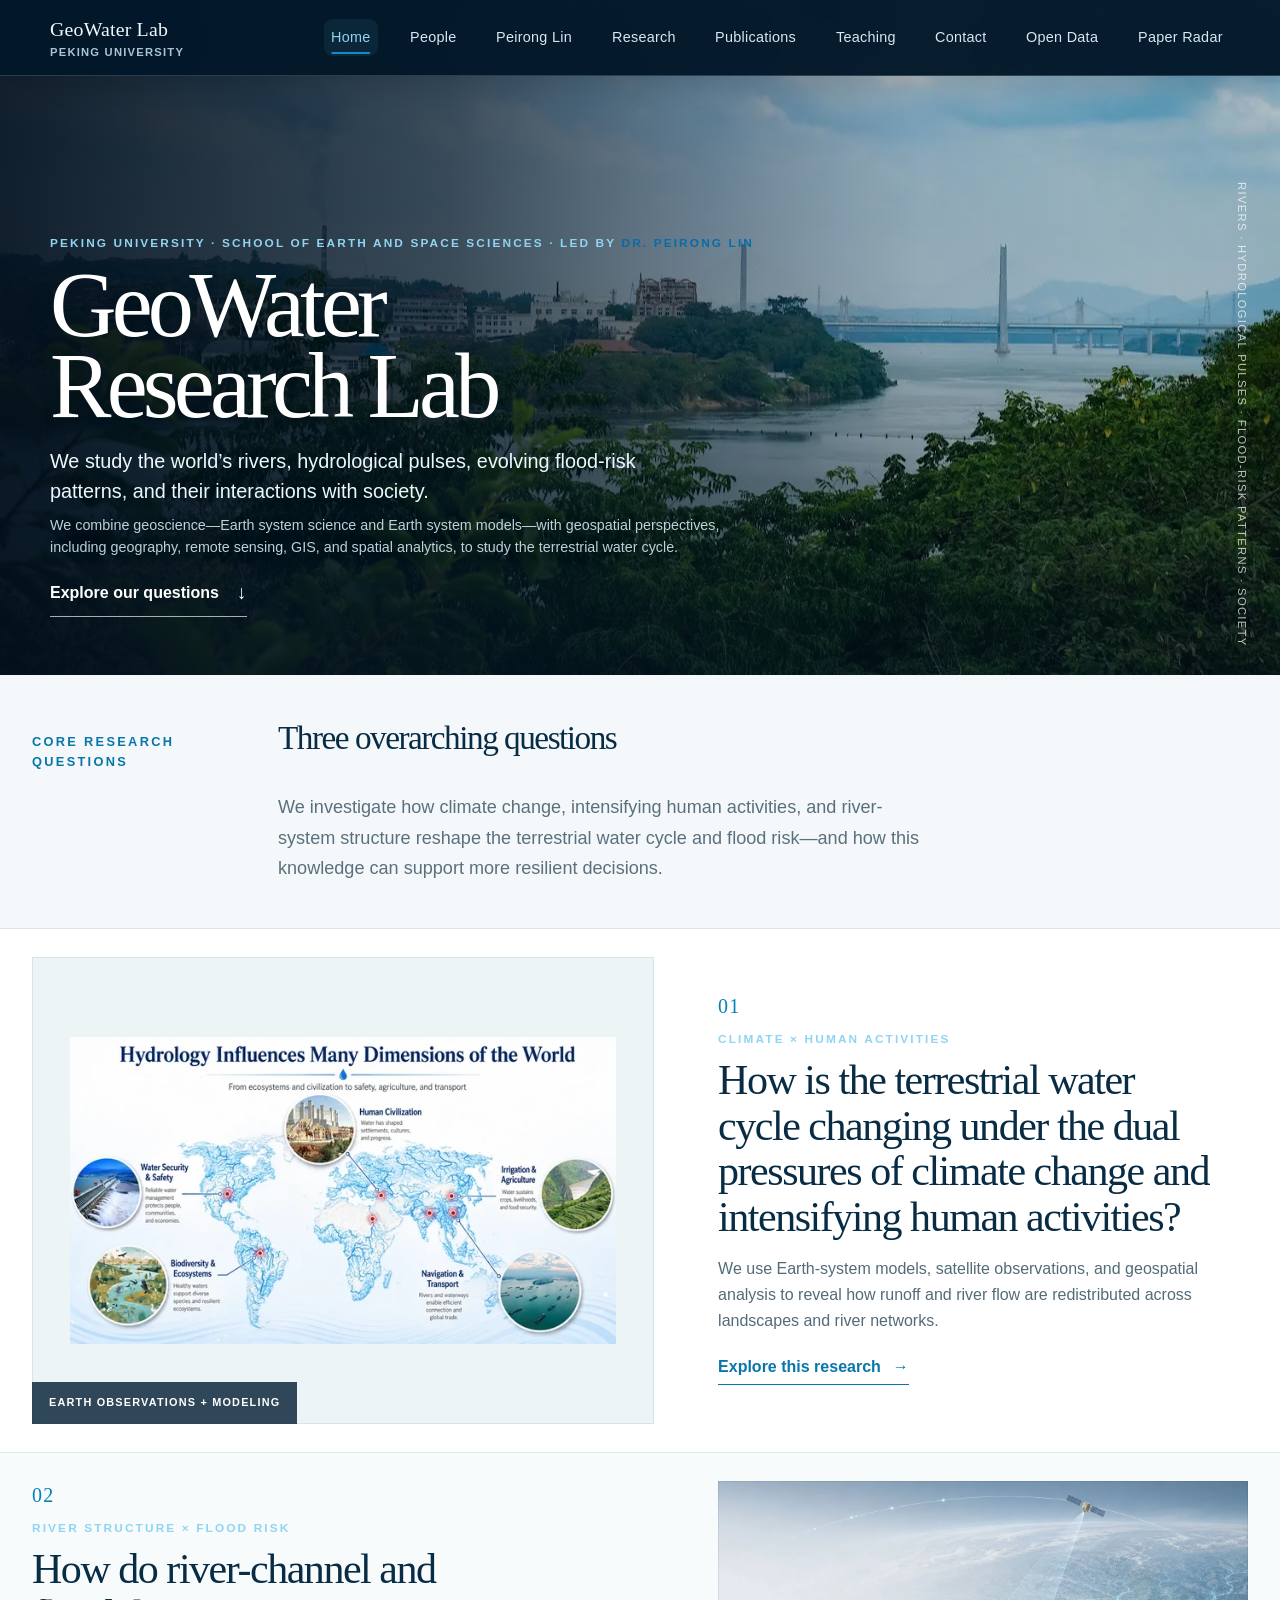
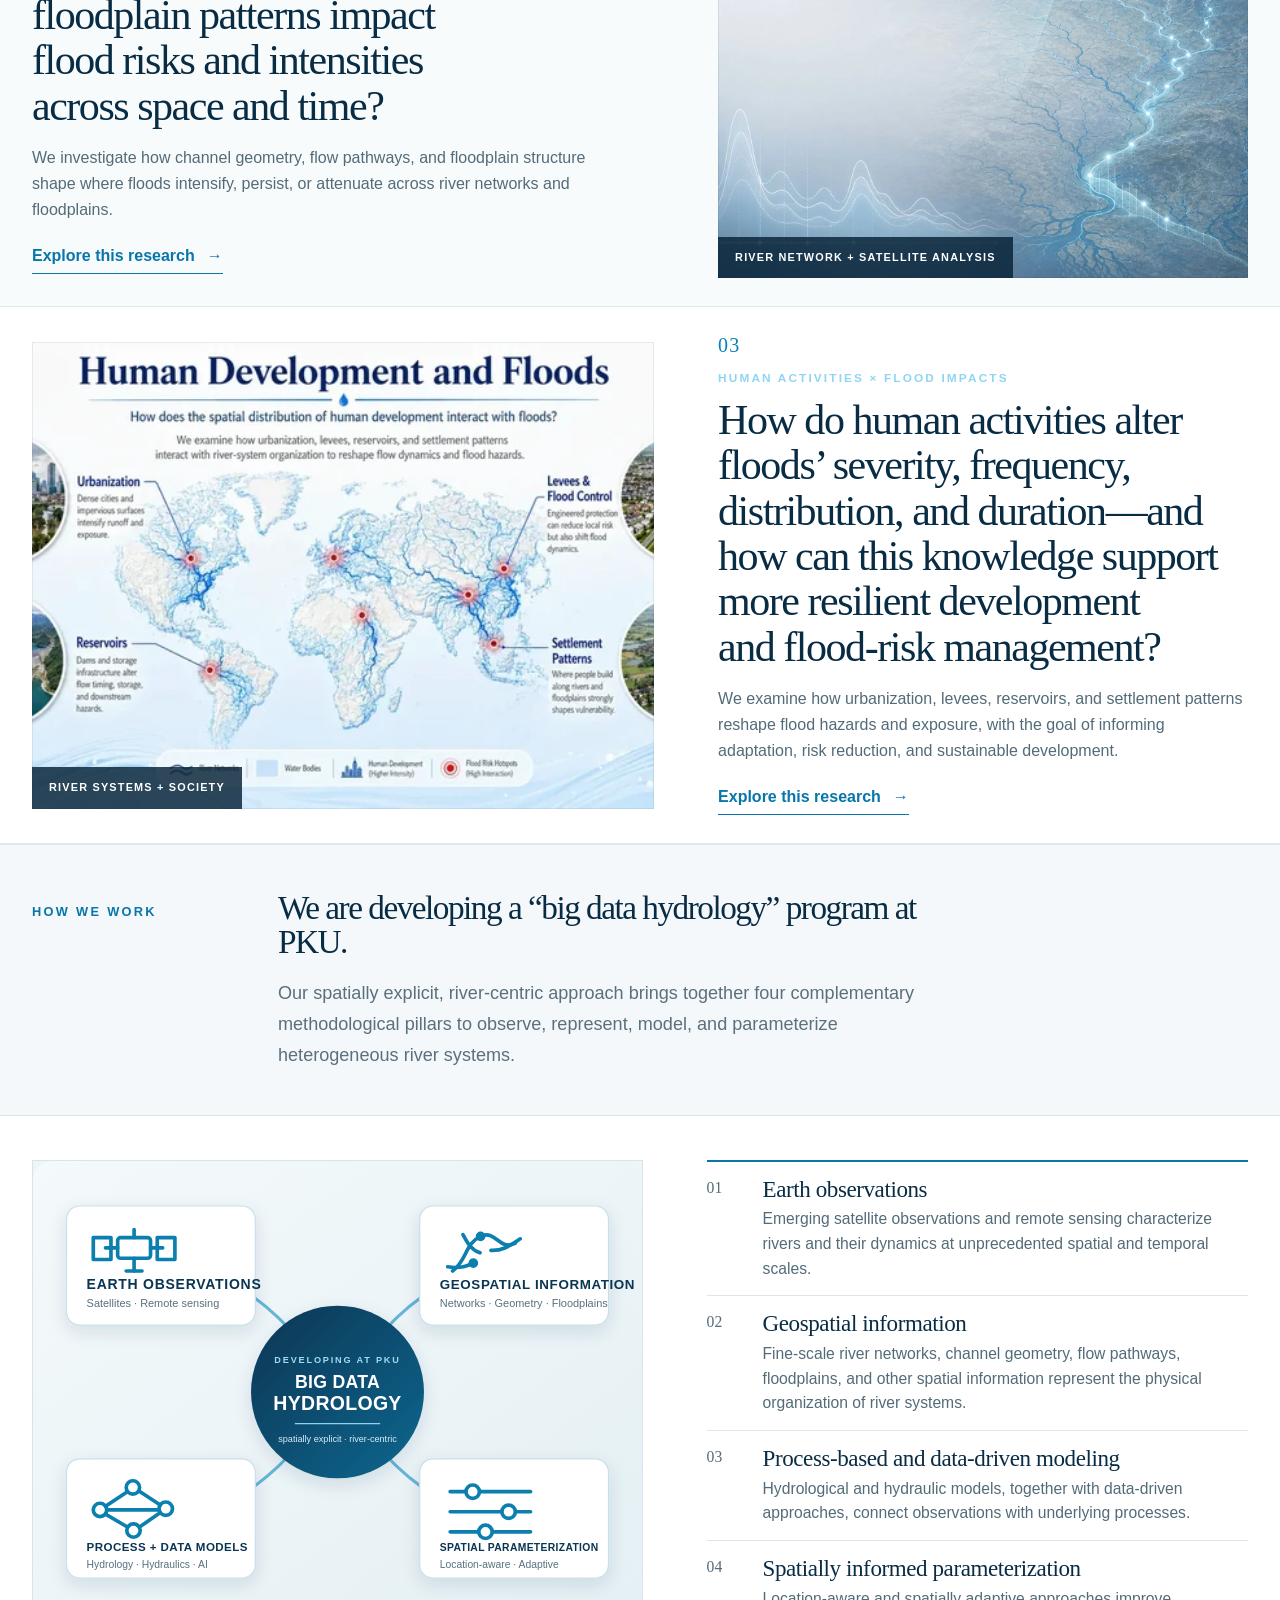
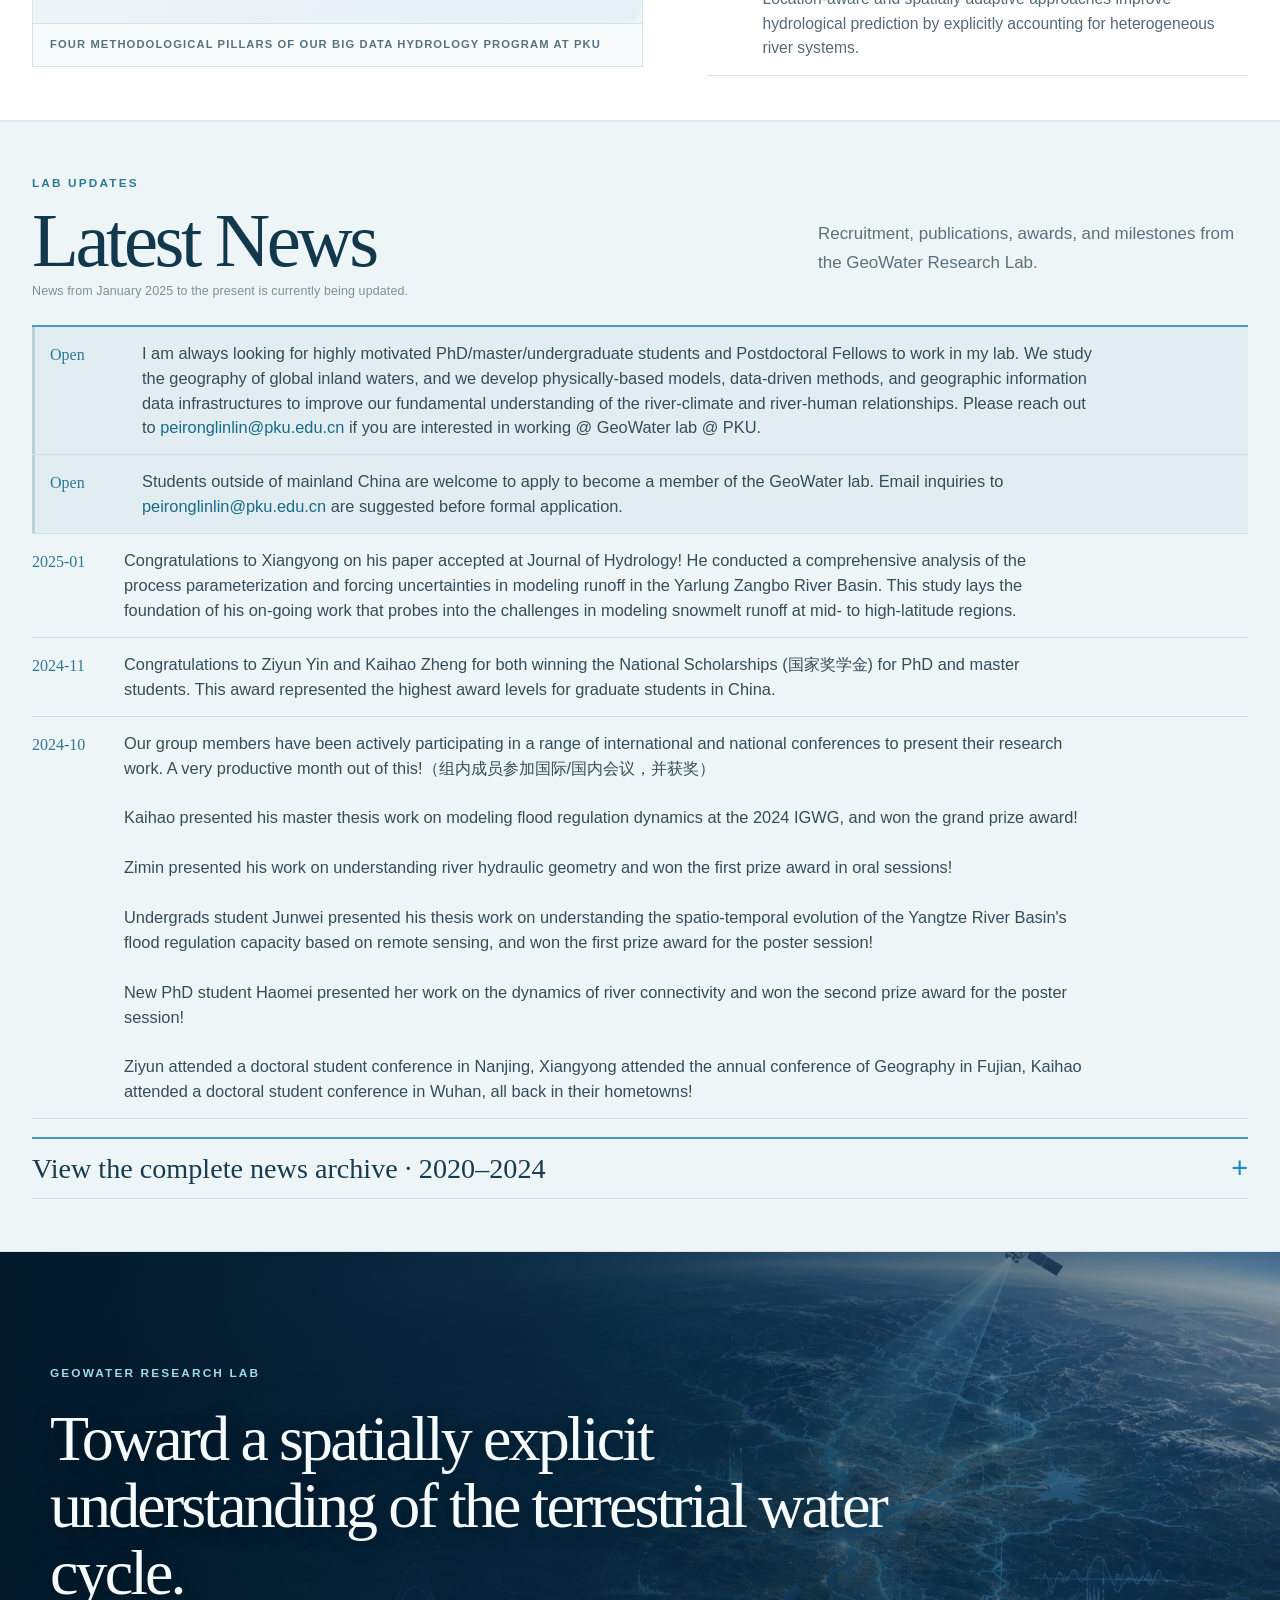
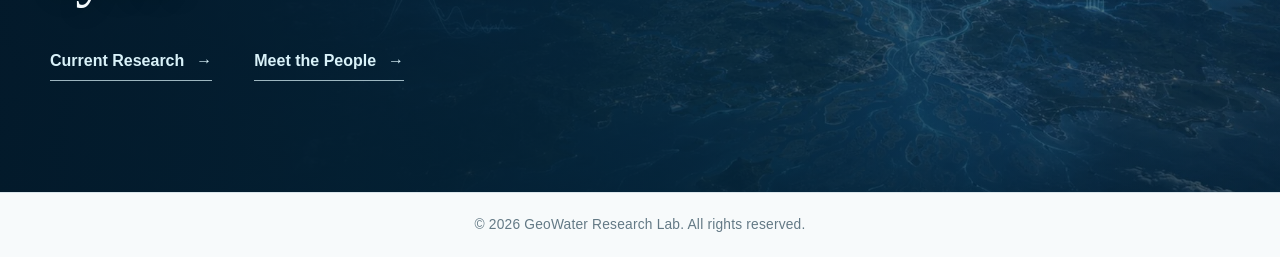
<file: index.html>
<!DOCTYPE html>
<html lang="en">
<head>
  <meta charset="UTF-8">
  <meta name="viewport" content="width=device-width,initial-scale=1">
  <link rel="preload" as="image" href="assets/home/geowater-river-city-v1.webp" fetchpriority="high">
  <title>Peirong Lin | GeoWater Research Lab, Peking University</title>
  <meta name="description" content="Official website of Dr. Peirong Lin and the GeoWater Research Lab at Peking University. Research in global hydrology, river modeling, remote sensing, GIS, flood risk, and human–river interactions.">
    <link rel="canonical" href="https://geowaterpku.github.io/">
  <script type="application/ld+json">
  {
    "@context": "https://schema.org",
    "@graph": [
      {
        "@type": "WebSite",
        "@id": "https://geowaterpku.github.io/#website",
        "name": "GeoWater Research Lab",
        "alternateName": "GeoWater Lab",
        "url": "https://geowaterpku.github.io/",
        "about": {
          "@id": "https://geowaterpku.github.io/peirong-lin.html#person"
        }
      },
      {
        "@type": "ResearchOrganization",
        "@id": "https://geowaterpku.github.io/#organization",
        "name": "GeoWater Research Lab",
        "url": "https://geowaterpku.github.io/",
        "parentOrganization": {
          "@type": "CollegeOrUniversity",
          "name": "Peking University",
          "url": "https://www.pku.edu.cn/"
        },
        "member": {
          "@id": "https://geowaterpku.github.io/peirong-lin.html#person"
        }
      },
      {
        "@type": "Person",
        "@id": "https://geowaterpku.github.io/peirong-lin.html#person",
        "name": "Peirong Lin",
        "honorificPrefix": "Dr.",
        "jobTitle": "Assistant Professor",
        "url": "https://geowaterpku.github.io/peirong-lin.html",
        "affiliation": {
          "@type": "CollegeOrUniversity",
          "name": "Peking University"
        }
      }
    ]
  }
  </script>

<link rel="stylesheet" href="assets/styles.css">
  <link rel="stylesheet" href="assets/home-v2.css?v=4">
  <link rel="stylesheet" href="assets/home-refined.css?v=3">
  <style>
    .home-v2-positioning--secondary{max-width:980px;margin-top:14px;color:#cfe7f1;font-size:clamp(.98rem,1.45vw,1.2rem);line-height:1.55}
    @media(max-width:680px){.home-v2-positioning--secondary{margin-top:10px;font-size:.94rem}.home-v2-scroll-link{margin-top:24px}}
  </style>
  <link rel="stylesheet" href="assets/content-refinements.css?v=1">
  <link rel="stylesheet" href="assets/home-editorial.css?v=9">
</head>
<body class="lab-home lab-home-v2" data-page="home">
  <header class="primary-nav"><div class="nav-inner">
    <a href="/" class="brand"><span class="brand-label">GeoWater Lab</span><span class="brand-subtitle">Peking University</span></a>
    <nav aria-label="Primary navigation"><ul class="nav-links"></ul></nav>
  </div></header>

  <main>
    <section class="home-v2-hero" aria-labelledby="home-title">
      <div class="home-v2-hero__shade"></div>
      <div class="home-v2-shell home-v2-hero__content">
        <p class="home-v2-eyebrow">Peking University · School of Earth and Space Sciences · Led by <a href="peirong-lin.html">Dr. Peirong Lin</a></p>
        <h1 id="home-title">GeoWater<br>Research Lab</h1>
        <p class="home-v2-positioning">We study the world’s rivers, hydrological pulses, evolving flood-risk patterns, and their interactions with society.</p>
        <p class="home-v2-positioning home-v2-positioning--secondary">We combine geoscience—Earth system science and Earth system models—with geospatial perspectives, including geography, remote sensing, GIS, and spatial analytics, to study the terrestrial water cycle.</p>
        <a class="home-v2-scroll-link" href="#core-questions">Explore our questions <span aria-hidden="true">↓</span></a>
      </div>
      <p class="home-v2-hero__caption">Rivers · Hydrological pulses · Flood-risk patterns · Society</p>
    </section>

    <section class="home-v2-research-intro" id="core-questions" aria-labelledby="questions-title">
      <div class="home-v2-shell home-v2-research-intro__grid reveal-on-scroll">
        <p class="home-v2-eyebrow">Core research questions</p>
        <h2 id="questions-title">Three overarching questions</h2>
        <p>We investigate how climate change, intensifying human activities, and river-system structure reshape the terrestrial water cycle and flood risk—and how this knowledge can support more resilient decisions.</p>
      </div>
    </section>

    <section class="home-question" aria-labelledby="question-1">
      <div class="home-v2-shell home-question__grid">
        <figure class="home-question__media home-question__media--diagram reveal-on-scroll">
          <img src="assets/home/background1.webp" alt="Global hydrological patterns viewed through Earth observation and modeling" decoding="async" loading="lazy" width="1672" height="941" srcset="assets/home/background1-640.webp 640w, assets/home/background1-960.webp 960w, assets/home/background1-1440.webp 1440w, assets/home/background1.webp 1672w" sizes="(max-width: 900px) calc(100vw - 40px), 50vw">
          <figcaption>Earth observation + modeling</figcaption>
        </figure>
        <div class="home-question__copy reveal-on-scroll">
          <p class="home-question__number">01</p>
          <p class="home-v2-eyebrow">Climate × human activities</p>
          <h2 id="question-1">How is the terrestrial water cycle changing under the dual pressures of climate change and intensifying human activities?</h2>
          <p>We use Earth-system models, satellite observations, and geospatial analysis to reveal how runoff and river flow are redistributed across landscapes and river networks.</p>
          <a href="current-research.html#scientific-questions">Explore this research <span aria-hidden="true">→</span></a>
        </div>
      </div>
    </section>

    <section class="home-question home-question--reverse" aria-labelledby="question-2">
      <div class="home-v2-shell home-question__grid">
        <figure class="home-question__media reveal-on-scroll">
          <img src="assets/home/river-network-analysis-v1.webp" alt="Satellite observation and spatial analysis of a branching river network and flood pulses" decoding="async" loading="lazy" width="1440" height="1080">
          <figcaption>River network + satellite analysis</figcaption>
        </figure>
        <div class="home-question__copy reveal-on-scroll">
          <p class="home-question__number">02</p>
          <p class="home-v2-eyebrow">River structure × flood risk</p>
          <h2 id="question-2">How do river-channel and floodplain patterns impact flood risks and intensities across space and time?</h2>
          <p>We investigate how channel geometry, flow pathways, and floodplain structure shape where floods intensify, persist, or attenuate across river networks and floodplains.</p>
          <a href="current-research.html#scientific-questions">Explore this research <span aria-hidden="true">→</span></a>
        </div>
      </div>
    </section>

    <section class="home-question" aria-labelledby="question-3">
      <div class="home-v2-shell home-question__grid">
        <figure class="home-question__media reveal-on-scroll">
          <img src="assets/home/geowater-human-background.webp" alt="River networks and human activities across a global landscape" decoding="async" loading="lazy" width="1000" height="563" srcset="assets/home/geowater-human-background-640.webp 640w, assets/home/geowater-human-background-960.webp 960w, assets/home/geowater-human-background.webp 1000w" sizes="(max-width: 900px) calc(100vw - 40px), 50vw">
          <figcaption>River systems + society</figcaption>
        </figure>
        <div class="home-question__copy reveal-on-scroll">
          <p class="home-question__number">03</p>
          <p class="home-v2-eyebrow">Human activities × flood impacts</p>
          <h2 id="question-3">How do human activities alter floods’ severity, frequency, distribution, and duration—and how can this knowledge support more resilient development and flood-risk management?</h2>
          <p>We examine how urbanization, levees, reservoirs, and settlement patterns reshape flood hazards and exposure, with the goal of informing adaptation, risk reduction, and sustainable development.</p>
          <a href="current-research.html#scientific-questions">Explore this research <span aria-hidden="true">→</span></a>
        </div>
      </div>
    </section>


    <section class="home-v2-research-intro home-methods-intro" id="how-we-work" aria-labelledby="how-we-work-title">
      <div class="home-v2-shell home-v2-research-intro__grid reveal-on-scroll">
        <p class="home-v2-eyebrow">How we work</p>
        <h2 id="how-we-work-title">A spatially explicit approach to hydrology.</h2>
        <p>Four complementary tools help us observe, represent, model, and parameterize spatially heterogeneous river systems.</p>
      </div>
    </section>

    <section class="home-methods" aria-label="Tools and enabling questions">
      <div class="home-v2-shell home-methods__grid">
        <figure class="home-methods__media reveal-on-scroll">
          <img src="assets/home/how-we-work-framework.svg?v=2" alt="Four tools—Earth observation, geospatial information, process-based and data-driven modeling, and spatially informed parameterization—converging on spatially explicit hydrology" decoding="async" loading="lazy">
          <figcaption>Four complementary tools for spatially explicit hydrology</figcaption>
        </figure>
        <div class="home-methods__tools reveal-on-scroll">
          <article class="home-method">
            <p class="home-method__number">01</p>
            <div><h3>Earth observation</h3><p>Emerging satellite observations and remote sensing characterize rivers and their dynamics at unprecedented spatial and temporal scales.</p></div>
          </article>
          <article class="home-method">
            <p class="home-method__number">02</p>
            <div><h3>Geospatial information</h3><p>Fine-scale river networks, channel geometry, flow pathways, floodplains, and other spatial information represent the physical organization of river systems.</p></div>
          </article>
          <article class="home-method">
            <p class="home-method__number">03</p>
            <div><h3>Process-based and data-driven modeling</h3><p>Hydrological and hydraulic models, together with data-driven approaches, connect observations with underlying processes.</p></div>
          </article>
          <article class="home-method">
            <p class="home-method__number">04</p>
            <div><h3>Spatially informed parameterization</h3><p>Location-aware and spatially adaptive approaches improve hydrological prediction by explicitly accounting for heterogeneous river systems.</p></div>
          </article>
        </div>
        <aside class="home-methods__enabling reveal-on-scroll">
          <p class="home-v2-eyebrow">Enabling questions</p>
          <ul>
            <li>How can streamflow be constrained jointly in space and time?</li>
            <li>How can emerging spatial information be translated into improved river-flow estimates?</li>
            <li>How can hydrological models adopt location-aware parameterizations that reflect spatially heterogeneous river systems?</li>
          </ul>
        </aside>
      </div>
    </section>

    <section class="home-v2-news" id="latest-news" aria-labelledby="news-title">
      <div class="home-v2-shell">
        <header class="home-v2-heading reveal-on-scroll">
          <div><p class="home-v2-eyebrow">Lab updates</p><h2 id="news-title">Latest News</h2></div>
          <p>Recruitment, publications, awards, and milestones from the GeoWater Research Lab.</p>
        </header>
        <div class="home-v2-news-list">
          <article class="reveal-on-scroll"><span class="home-v2-news-index">Open</span><p>I am always looking for highly motivated PhD/master/undergraduate students and Postdoctoral Fellows to work in my lab. We study the geography of global inland waters, and we develop physically-based models, data-driven methods, and geographic information data infrastructures to improve our fundamental understanding of the river-climate and river-human relationships. Please reach out to <a href="mailto:peironglinlin@pku.edu.cn">peironglinlin@pku.edu.cn</a> if you are interested in working @ GeoWater lab @ PKU.</p></article>
          <article class="reveal-on-scroll"><span class="home-v2-news-index">Open</span><p>Students outside of mainland China are welcome to apply to become a member of the GeoWater lab. Email inquiries to <a href="mailto:peironglinlin@pku.edu.cn">peironglinlin@pku.edu.cn</a> are suggested before formal application.</p></article>
          <article class="reveal-on-scroll"><span class="home-v2-news-index">2025-01</span><p>Congratulations to Xiangyong on his paper accepted at Journal of Hydrology! He conducted a comprehensive analysis of the process parameterization and forcing uncertainties in modeling runoff in the Yarlung Zangbo River Basin. This study lays the foundation of his on-going work that probes into the challenges in modeling snowmelt runoff at mid- to high-latitude regions.</p></article>
          <article class="reveal-on-scroll"><span class="home-v2-news-index">2024-11</span><p>Congratulations to Ziyun Yin and Kaihao Zheng for both winning the National Scholarships (国家奖学金) for PhD and master students. This award represented the highest award levels for graduate students in China.</p></article>
          <article class="reveal-on-scroll"><span class="home-v2-news-index">2024-10</span><p>Our group members have been actively participating in a range of international and national conferences to present their research work. A very productive month out of this!（组内成员参加国际/国内会议，并获奖）<br><br>Kaihao presented his master thesis work on modeling flood regulation dynamics at the 2024 IGWG, and won the grand prize award!<br><br>Zimin presented his work on understanding river hydraulic geometry and won the first prize award in oral sessions!<br><br>Undergrads student Junwei presented his thesis work on understanding the spatio-temporal evolution of the Yangtze River Basin's flood regulation capacity based on remote sensing, and won the first prize award for the poster session!<br><br>New PhD student Haomei presented her work on the dynamics of river connectivity and won the second prize award for the poster session!<br><br>Ziyun attended a doctoral student conference in Nanjing, Xiangyong attended the annual conference of Geography in Fujian, Kaihao attended a doctoral student conference in Wuhan, all back in their hometowns!</p></article>
        </div>
        <details class="home-v2-news-archive">
          <summary>View the complete news archive · 2020–2024</summary>
          <section class="home-v2-news-year">
            <h3>2024</h3>
            <div class="home-v2-news-year-list">
              <article><span class="home-v2-news-date">2024-10</span><p>Dr. Lin receives the prestigious Young Scientist Award and will be funded to work on understanding and modeling human disturbances to the global river flows in the next three years. Dr. Lin is now a Boya Youth Scholar!</p></article>
              <article><span class="home-v2-news-date">2024-09</span><p>Welcome to Haomei Lin to join the GeoWater lab as a PhD student!</p></article>
              <article><span class="home-v2-news-date">2024-09</span><p>As PI, Dr. Lin's proposed project on leveraging computer vision in categorizing rivers and improving river discharge estimation was funded by the Beijing Nova Program. We will be working with an interdisciplinary team on this project. Congrats!</p></article>
              <article><span class="home-v2-news-date">2024-08</span><p>We are very glad to have hosted the visit of Prof. Zong-Liang Yang (UT-Austin), and Prof. Wenhong Li (Duke) in the summer. More international collaborations and discussions to come in the new future.（暑期交流）</p></article>
              <article><span class="home-v2-news-date">2024-07</span><p>Our Special Collection at WRR/JGR/JAMES has been online now! Please consider submitting a manuscript to our Special Collection with a theme on &quot;Advances in large-scale hydrological modeling and prediction under global change&quot;.（AGU旗下刊物WRR/JGR/JAMES专刊客座）<br><br>Co-organizers: Guoqiang Tang (NCAR, USA), Hongli Liu (University of Alberta,USA),  Martyn Clark (University of Calgary,  Canada), Andy Wood (NCAR, USA), Christel Prudhomme (ECMWF, UK), Peirong Lin (Peking University, China)</p></article>
              <article><span class="home-v2-news-date">2024-07</span><p>Congratulations to Kaihao on his first paper, accepted at Earth System Science Data! He updated the global geomorphic floodplain map by proposing an approach that uses spatially-varying floodplain hydraulic geometry (FHG) parameters.<br><br> Zheng, K.#, Lin, P.*, Yin, Z.# (2024): SHIFT: A DEM-Based Spatial Heterogeneity Improved Mapping of Global Geomorphic Floodplains. Earth System Science Data (accepted).</p></article>
              <article><span class="home-v2-news-date">2024-06</span><p>Congratulations to Zimin on his first paper, accepted at Journal of Remote Sensing! This is very rewarding experience for his undergrads thesis work, which now partly extends to his on-going in-depth work on understanding channel geometry worldwide.<br><br>Yuan, Z.#, Lin, P.*, Guo, X., Zhang, K., Beck H.E. (2024): Revisiting At-a-Station Hydraulic Geometry using Discharge Observations and Satellite-Derived River Widths. Journal of Remote Sensing (accepted).</p></article>
              <article><span class="home-v2-news-date">2024-01</span><p>Congratulations to Ziyun on her first paper, accepted at Earth System Science Data.<br><br>Yin, Z.#, Lin, P.*, Riggs, R., Allen, G.H., Lei, X.#, Ziyan Zheng, Siyu Cai (2024): A synthesis of Global Streamflow characteristics, Hydrometeorology, and catchment Attributes (GSHA) for Large Sample River-Centric Studies, ESSD.</p></article>
            </div>
          </section>
          <section class="home-v2-news-year">
            <h3>2023</h3>
            <div class="home-v2-news-year-list">
              <article><span class="home-v2-news-date">2023-12</span><p>Dr. Lin has won the First Prize Excellence in Teaching Award @ Peking University (北京大学青年教师教学大赛一等奖). This competition is held annually, and each year with ~30 STEM professors participating.</p></article>
              <article><span class="home-v2-news-date">2023-11-12</span><p>Lab members giving lots of presentations on our work.<br><br>PI Dr. Lin, Jie Xu, Xiangyong Lei, and Kaihao Zheng went to Suzhou for attending the first geoinformatics conference.<br><br>Xiangyong Lei gave an oral presentation (online) at the AGU Fall Meeting on his work on hydrologic modeling for the Upper Brahmuputra River Basin!<br><br>Jie Xu and Kaihao gave oral presentations at the IGWG meeting.</p></article>
              <article><span class="home-v2-news-date">2023-11</span><p>New member join and PhD qualifying exam.<br><br>Welcome to Jie Xu for officially joining our group as a postdoc. She will be working remote sensing of river discharge, and will engage closely with our modeling work.<br><br>Congrats to Xiongyong Lei for passing PhD qualifying exam. More challenges with fun ahead!</p></article>
              <article><span class="home-v2-news-date">2023-10</span><p>Our close collaborator Dr. Colin J. Gleason visited us @ Peking University!<br><br>Two well attended seminars (on average 100 students participating) by Dr. Gleason!<br><br>A very informative small workshop on graduate paper writing. We are grateful to Dr. Gleason for sharing very useful methods and tips in academic writing!<br><br>Peking roast duck, hotpot, Yunnan Cuisine as dinners, with colleagues and students at PKU.</p></article>
              <article><span class="home-v2-news-date">2023-09</span><p>Serving as convener for the International Research Forum on Sustainable Development Goals.</p></article>
              <article><span class="home-v2-news-date">2023-09</span><p>New semester, new members!<br><br>Welcome to Zimin Yuan for officially joining as a PhD student! Welcome Kaihao for officially joining as a masters student.<br><br>Welcome to Junwei Su for joining as a undergrad researcher and he will be conducting a Challenge Cup Research Competition with me.</p></article>
              <article><span class="home-v2-news-date">2023-08</span><p>PI Dr. Lin and visiting student Meng Ding, they worked together on a new project together to investigate the intricate relationship between floodplain urban growth and levee construction patterns, their paper was accepted by Nature Sustainability 《自然 可持续》!  <br><br>Ding, M.#, Lin, P*., S. Gao, J. Wang, Z. Zeng, K. Zheng#, X. Zhou, D. Yamazaki, Y. Gao, Y. Liu (2023). Reversal of the levee effect towards sustainable floodplain management. Nature Sustainability. <a href="https://doi.org/10.1038/s41893-023-01202-9" target="_blank" rel="noopener">https://doi.org/10.1038/s41893-023-01202-9</a>' (underscore: undergrads student)</p></article>
              <article><span class="home-v2-news-date">2023-08</span><p>PhD student Ziyun Yin gave an oral talk at the CYWater Summer meeting (国际华人水青协夏季会议）. After that, Ziyun went to Uppsala University (瑞典乌普萨拉大学）for attending a summer school in Natural Hazards in the Anthropocene. She was selected as the only Chinese student to attend the school.</p></article>
              <article><span class="home-v2-news-date">2023-08</span><p>Two students attended the 4th Earth System Modeling and Data Assimilation Forum (第四届表层地球系统模拟与数据同化大讲堂)，and gave poster presentations!<br><br>Congrats to Ziyun Yin on winning the first prize (1/70) of the Student Presentation Award!<br><br>Congrats to Xiangyong Lei on getting the third prize of the Student Presentation Award.</p></article>
              <article><span class="home-v2-news-date">2023-07</span><p>Four of the GeoWater group members went to Gan Jiang (a tributary of Yangtze River) to conduct field work. We also visited the local hydrology bureau to learn their current water modeling systems, and in-situ measurement techniques.<br><br>赣江水文局考察调研、径流观测实践</p></article>
              <article><span class="home-v2-news-date">2023-07</span><p>Dr. Ming Pan from UCSD visited our lab and our institution! He gave a highly insightful talk summarizing the history of hydrologic modeling, and gave a talk on their recent work on LSTM modeling of global streamflow<br><br>邀请美国圣地亚哥大学潘铭老师到访做学术报告</p></article>
              <article><span class="home-v2-news-date">2023-07</span><p>Two undergraduate students Zimin Yuan and Kaihao Zheng officially graduated from our group!<br><br>Congrats to Zimin and Kaihao to get A score for their undergraduate thesis work!<br><br>Congrats to Kaihao on graduating with honors.</p></article>
              <article><span class="home-v2-news-date">2023-06</span><p>Welcome Dr. Wenli Fei to visit GeoWater lab for 1.5 months!<br><br>Dr. Wenli Fei just graduated from CAS-IAP, and will be visiting us for 1.5 month at PKU.</p></article>
              <article><span class="home-v2-news-date">2023-06</span><p>Serving as the research committee of IRSGIS @ Peking University, Dr. Lin convened the fourth Geospatial Youth Forum, inviting international and national scholars to gave online presentations at IRSGIS @ PKU.</p></article>
              <article><span class="home-v2-news-date">2023-06</span><p>PI Dr. Lin gave an invited talk at the 5th Earth and Space Informatics Forum @ Suzhou, China.<br><br>Invited talk on global floodplain urban growth patterns.</p></article>
              <article><span class="home-v2-news-date">2023-05</span><p>PhD student Xiangyong Lei published an article in Science Bulletin China.<br><br>Yang, H., X. Lei#, H. Zheng, W. Fei, Z. Liu, P. Lin* (2023). Assessment of runoff simulation in the Yarlung Zangbo River Basin based on the multi-physics Noah-MP land surface model. Chinese Science Bulletin (In Chinese with English abstract): <a href="https://doi.org/10.1360/TB-2023-0091" target="_blank" rel="noopener">https://doi.org/10.1360/TB-2023-0091</a></p></article>
              <article><span class="home-v2-news-date">2023-04</span><p>PI Dr. Lin gave a PICO presentation at the European Geophysical Union (EGU) international conference, Vienna, Austria (2023/4/25).</p></article>
              <article><span class="home-v2-news-date">2023-04</span><p>课题组学生参加北京大学“挑战杯”赛事，并取得好成绩。<br><br>Xiangyong Lei gave a talk on the 2022 Pakistan flood and its hydrometeorological drivers, and won the 2nd Prize.<br><br>Kaihao Zheng gave a talk on global geomorphic floodplain mapping, and won the 1st Prize.<br><br>Zimin Yuan gave a talk on the global hydraulic geometry, and won the 3rd Prize. Congrats all to our group members!</p></article>
              <article><span class="home-v2-news-date">2023-04</span><p>I worked with a group of young hydrologists from China, and we have coauthored a paper on advocating hydrologic data sharing in China. We hope this could help with filling the blanks on global river gauge data maps, improving hydrologic modeling/forecasting skills, and advance our scientific understanding of river flow variability. See published Perspective article below:<br><br>Lin, J., B. Bryan, X. Zhou, P. Lin, et al. Making China’s water data accessible, usable and shareable. Nature Water.</p></article>
              <article><span class="home-v2-news-date">2023-04</span><p>Co-authored paper published in Water Resources Research and Nature Water.<br><br>Durand et al. (including Lin): A Framework for Estimating Global River Discharge From the Surface Water and Ocean Topography Satellite Mission, WRR.<br><br>Xu et al. (including Lin): A global-scale framework for hydropower development incorporating strict environmental constraints, Nature Water.</p></article>
              <article><span class="home-v2-news-date">2023-03</span><p>As Co-I, we obtained a national grant to investigate the water availability and water modeling issues in northeastern China under climate change. Exciting project and great team collaborators for the coming 4 years.</p></article>
              <article><span class="home-v2-news-date">2023-01</span><p>Dr. Lin's first-authored paper is now published in Remote Sensing of Environment! See link here: <a href="https://www.sciencedirect.com/science/article/abs/pii/S0034425723000408" target="_blank" rel="noopener">https://www.sciencedirect.com/science/article/abs/pii/S0034425723000408</a>. In this paper, we critically assessed how the SWOT discharge algorithm BAM/geoBAM perform at three-thousand distinctly located rivers globally. This is one of the few studies that prioritized &quot;global generalizability&quot; over &quot;perfect skills at limited places&quot;, where promises and challenges are discussed. We believe similar large-scale assessment would be key to identifying emerging challenges as we move into the new era with global river monitoring capability from space. <br><br>Reference: Lin, P., D. Feng, C.J. Gleason, M. Pan, C. Brinkerhoff, X. Yang, H. Beck, R. Frasson (2023): Inversion of river discharge from remotely sensed river widths: A critical assessment at three-thousand global river gauges. Remote Sensing of Environment, 287, 113489.</p></article>
            </div>
          </section>
          <section class="home-v2-news-year">
            <h3>2022</h3>
            <div class="home-v2-news-year-list">
              <article><span class="home-v2-news-date">2022-09</span><p>As PI, Dr. Lin's proposed research project on using multi-source data to understand global river channel geometry was funded by NSFC! Congrats.</p></article>
              <article><span class="home-v2-news-date">2022-10</span><p>Dr. Lin is honorded to be selected for the &quot;College GIS Forum Young Scientist Award&quot; (高校GIS新锐奖) ! Dr. Lin gave a talk at the College GIS Forum on 10/30.<br><br>See the News: <a href="https://mp.weixin.qq.com/s/by7C1Izgg3zBoM6MruE32g" target="_blank" rel="noopener">https://mp.weixin.qq.com/s/by7C1Izgg3zBoM6MruE32g</a>.</p></article>
              <article><span class="home-v2-news-date">2022-09</span><p>课题组成员将参加年底AGU秋季会议以及年底三校国际地理信息论坛 | It's great to see our members from the GeoWater lab submitted their abstracts to the AGU Fall Meeting, and the IGWG 2022 meeting hosted by the HK PolyU, PKU, and Wuhan University. Details below:<br><br>Ziyun Yin (first-year PhD student at PKU): oral talk at AGU<br><br>Xiongyong Lei (first-year PhD student at PKU): oral talk at IGWG<br><br>Meng Ding (visiting student from Kansas State U): oral talk at AGU<br><br>Kaihao Zheng (senior-year undergrads): poster at AGU/oral talk at IGWG<br><br>Zimin Yuan (senior-year undergrads): oral talk at IGWG</p></article>
              <article><span class="home-v2-news-date">2022-09</span><p>As PI, Dr. Lin's proposed research project on floodplain mapping was funded by the CBAS international center. Dr. Lin was one of the three awardees nationally!<br><br>We will work on improving our understanding of the global floodplains in the coming 1.5 years.</p></article>
              <article><span class="home-v2-news-date">2022-09</span><p>Welcome to Ziyun Yin and Xiongyong Lei for officially joining the GeoWater lab as PhD students.</p></article>
              <article><span class="home-v2-news-date">2022-09</span><p>Convened a session on &quot;Climate Adaptation and Mitigation to Changing Water Availability and Water Hazards&quot; in FBAS 2022 International Forum. We are honored to have invited Prof. Qiuhong Tang from CAS, Prof. Yue Qin from Peking University, Prof. Hong Xuan Do from Nong Lam University, Dr. Andrew Smith from Fathom, and Dr. Menaka Revel from University of Tokyo to join us as the invited speaker! <br><br>See the session details and recorded video here: <a href="https://fbas2022.scimeeting.cn/cn/web/program/14428" target="_blank" rel="noopener">https://fbas2022.scimeeting.cn/cn/web/program/14428</a></p></article>
              <article><span class="home-v2-news-date">2022-08</span><p>I convened a session named &quot;New methods in hydrologic monitoring and modeling&quot; at the 9th summer meeting for CYWater! (together with Gang Zhao from Stanford, Hui Lu from Tsinghua University, Xiaogang He from National University of Singapore, and Yao Li from Xinan University).</p></article>
              <article><span class="home-v2-news-date">2022-05</span><p>Undergraduate student Kaihao Zheng won the First Prize in the Challenging Cup competition for his research work on levee detection advised by Dr. Lin. This competition consists of mostly masters or PhD students (can be in teams or single player), with less than 10% undergrads participating. Kaihao completed the competition on his own and won the award. Big congratulations!</p></article>
              <article><span class="home-v2-news-date">2022-04-25</span><p>Co-authored paper published in Nature Sustainability! Another work examining our rivers using an earth system science view, and a collaborative effort with the DryRiverRCN team, led by Corey Krabbenhoft. See article link here: <a href="https://www.nature.com/articles/s41893-022-00873-0" target="_blank" rel="noopener">https://www.nature.com/articles/s41893-022-00873-0</a>.</p></article>
              <article><span class="home-v2-news-date">2022-04</span><p>Water Resources Research Editors has recommended that I receive the 2021 Editors’ Citation for Excellence in Refereeing for Water Resources Research! Honored to receive such positive feedbacks as a reviewer.</p></article>
              <article><span class="home-v2-news-date">2022-01</span><p>Joining Journal of Remote Sensing as a Young Editorial Board Member.</p></article>
              <article><span class="home-v2-news-date">2022-1-17</span><p>The prestigious Boya Postdoc Fellowship application is open this year! Check out the application notice here: <a href="https://postdocs.pku.edu.cn/tzgg/134996.htm" target="_blank" rel="noopener">https://postdocs.pku.edu.cn/tzgg/134996.htm</a>. If you are interested in working at PKU as a postdoc and expand your research topics on using remote sensing/GIS to addressing water-energy-food-ecology nexus problems, you may have the opportunity to work collaboratively with several faculty members in our department (Institute of Remote Sensing and GIS @ PKU), with myself being the major advisor. Note two deadlines are in March and September, respectively. Interested candidates may email <a href="mailto:peironglinlin@pku.edu.cn">peironglinlin@pku.edu.cn</a> and a brief research statement and CV would be helpful.</p></article>
            </div>
          </section>
          <section class="home-v2-news-year">
            <h3>2021</h3>
            <div class="home-v2-news-year-list">
              <article><span class="home-v2-news-date">2021</span><p>Several papers that I co-authored are published recently. Check out:<br><br>Feng, D., Gleason, C.J., Lin, P., Yang, X., Pan, M., Ishitsuka, Y. (2021): Recent changes to Arctic river discharge (Nature Communications).<br><br>Gao, S., Chen, M., Lin, P., Hong, Z., Allen, D., Neeson, T., Hong, Y. (2021): Spatiotemporal variability of global river extent and the natural driving factors revealed by decades of Landsat observations, GRACE gravimetry observations, and land surface model simulations (Remote Sensing of Environment).<br><br>Riggs, R., Allen, G.H., David C.H., Lin, P., Pan, M., Yang, X., Gleason, C.J. (2021): RODEO: An algorithm and Google Earth Engine application for river discharge retrieval from Landsat (Environmental Modelling &amp; Software)</p></article>
              <article><span class="home-v2-news-date">2021-12/18-19</span><p>I chaired the 3rd International Graduate Workshop on Geoinformatics (IGWG) for a two-day event. This workshop is co-organized by Peking University, Wuhan University, and the Hong Kong Polytechnic University. This year PKU is the leading organizer. 59 students from 14 universities presented their work orally, judged by 10 faculty advisors we invited from PKU, WHU, PolyU, and U Minnesota.</p></article>
              <article><span class="home-v2-news-date">2021-07-31 to 08-01</span><p>I convened a session named &quot;New methods in hydrologic monitoring and modeling&quot; at the 9th summer meeting for CYWater! (together with Hui Lu from Tsinghua University, Xiaogang He from National University of Singapore, and Yanhong Gao from CAS).</p></article>
              <article><span class="home-v2-news-date">2021-07-27</span><p>Dr. Lin gave an invited talk at the &quot;Quantitative Remote Sensing Summer School&quot;, one of the most influential summer programs at Peking University for the past 20 years. The topic is on the &quot;Role of geospatial information techniques on the global high-resolution river discharge modeling&quot;.</p></article>
              <article><span class="home-v2-news-date">2021-06-30</span><p>Dr. Lin gave an invited talk at Hydro90. 200+ audience showed up, with a lot of great questions. See more about Hydro90 on Twitter (<a href="https://twitter.com/hydro90er?lang=en" target="_blank" rel="noopener">https://twitter.com/hydro90er?lang=en</a>).</p></article>
              <article><span class="home-v2-news-date">2021 Summer</span><p>I will join Peking University as a tenure-track Assistant Professor! Please contact <a href="mailto:peironglinlin@pku.edu.cn">peironglinlin@pku.edu.cn</a> for further correspondence, or if you are interested in joining us at PKU! (PKU is located in Beijing, China, and the program is from Institute of Remote Sensing and GIS at School of Earth and Space Sciences. We will use an Earth System Science approach to study global water problems @ GeoWater lab)</p></article>
              <article><span class="home-v2-news-date">2021-01-28</span><p>I published three first-author papers since joining Princeton as a postdoc in June 2018. Check out Lin et al. (2019; WRR), Lin et al. (2020; GRL) and Lin et al (2021; Scientific Data). These three papers all focused on global rivers (e.g., discharge, bankfull width, and drainage density) and would lay the foundation for many ensuing global river studies!</p></article>
            </div>
          </section>
          <section class="home-v2-news-year">
            <h3>2020</h3>
            <div class="home-v2-news-year-list">
              <article><span class="home-v2-news-date">2020-12-09</span><p>I, together with George Allen (TAMU), Xiao Yang (UNC), Rodrigo Paiva convened a AGU session on &quot;Remote sensing and modeling of global rivers from the headwaters to the ocean&quot;.</p></article>
              <article><span class="home-v2-news-date">2020-10-13</span><p>Peirong is back to work from maternity leave</p></article>
            </div>
          </section>
        </details>
      </div>
    </section>

    <section class="home-v2-closing"><div class="home-v2-shell reveal-on-scroll">
      <p class="home-v2-eyebrow">GeoWater Research Lab</p>
      <h2>Toward a spatially explicit understanding of the terrestrial water cycle.</h2>
      <div><a href="current-research.html">Current Research <span aria-hidden="true">→</span></a><a href="people.html">Meet the People <span aria-hidden="true">→</span></a></div>
    </div></section>
  </main>

  <script src="assets/nav.js?v=5"></script>
  <script src="assets/home-v2.js?v=2"></script>
</body>
</html>
</file>
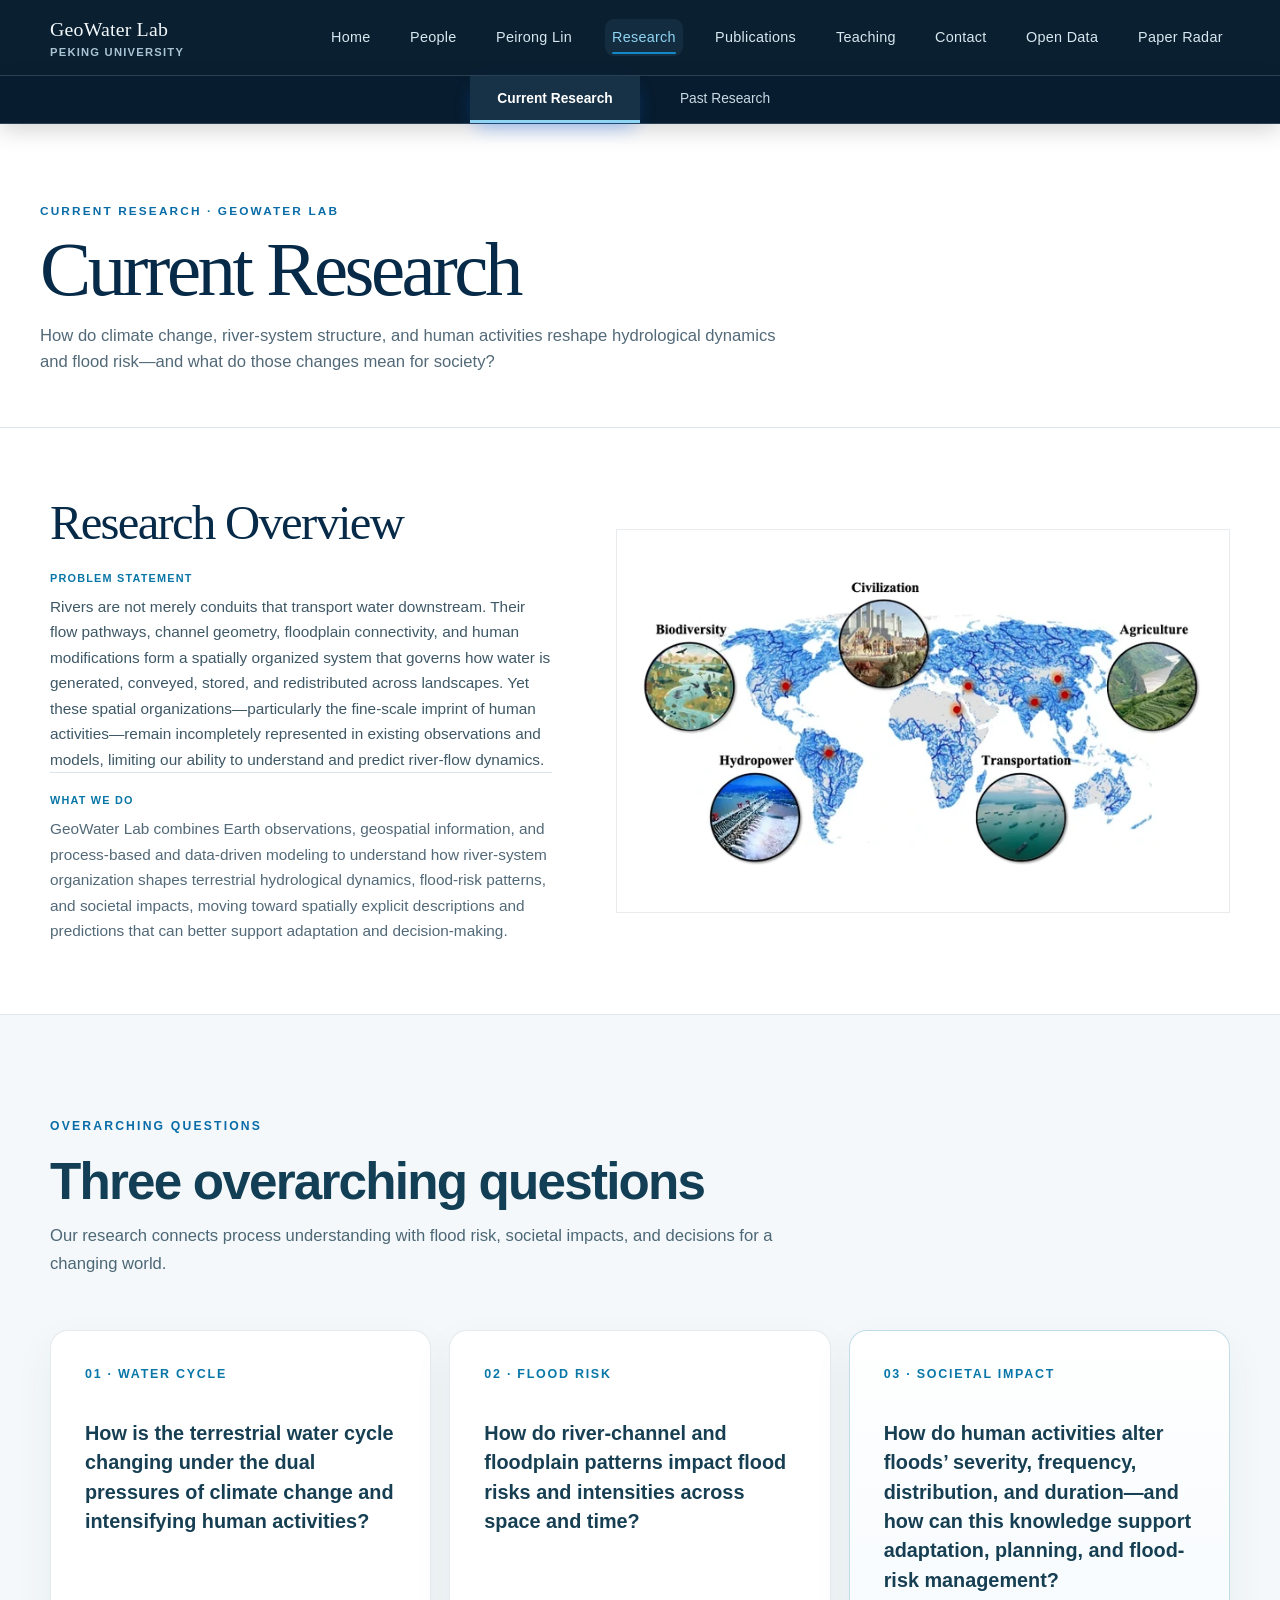
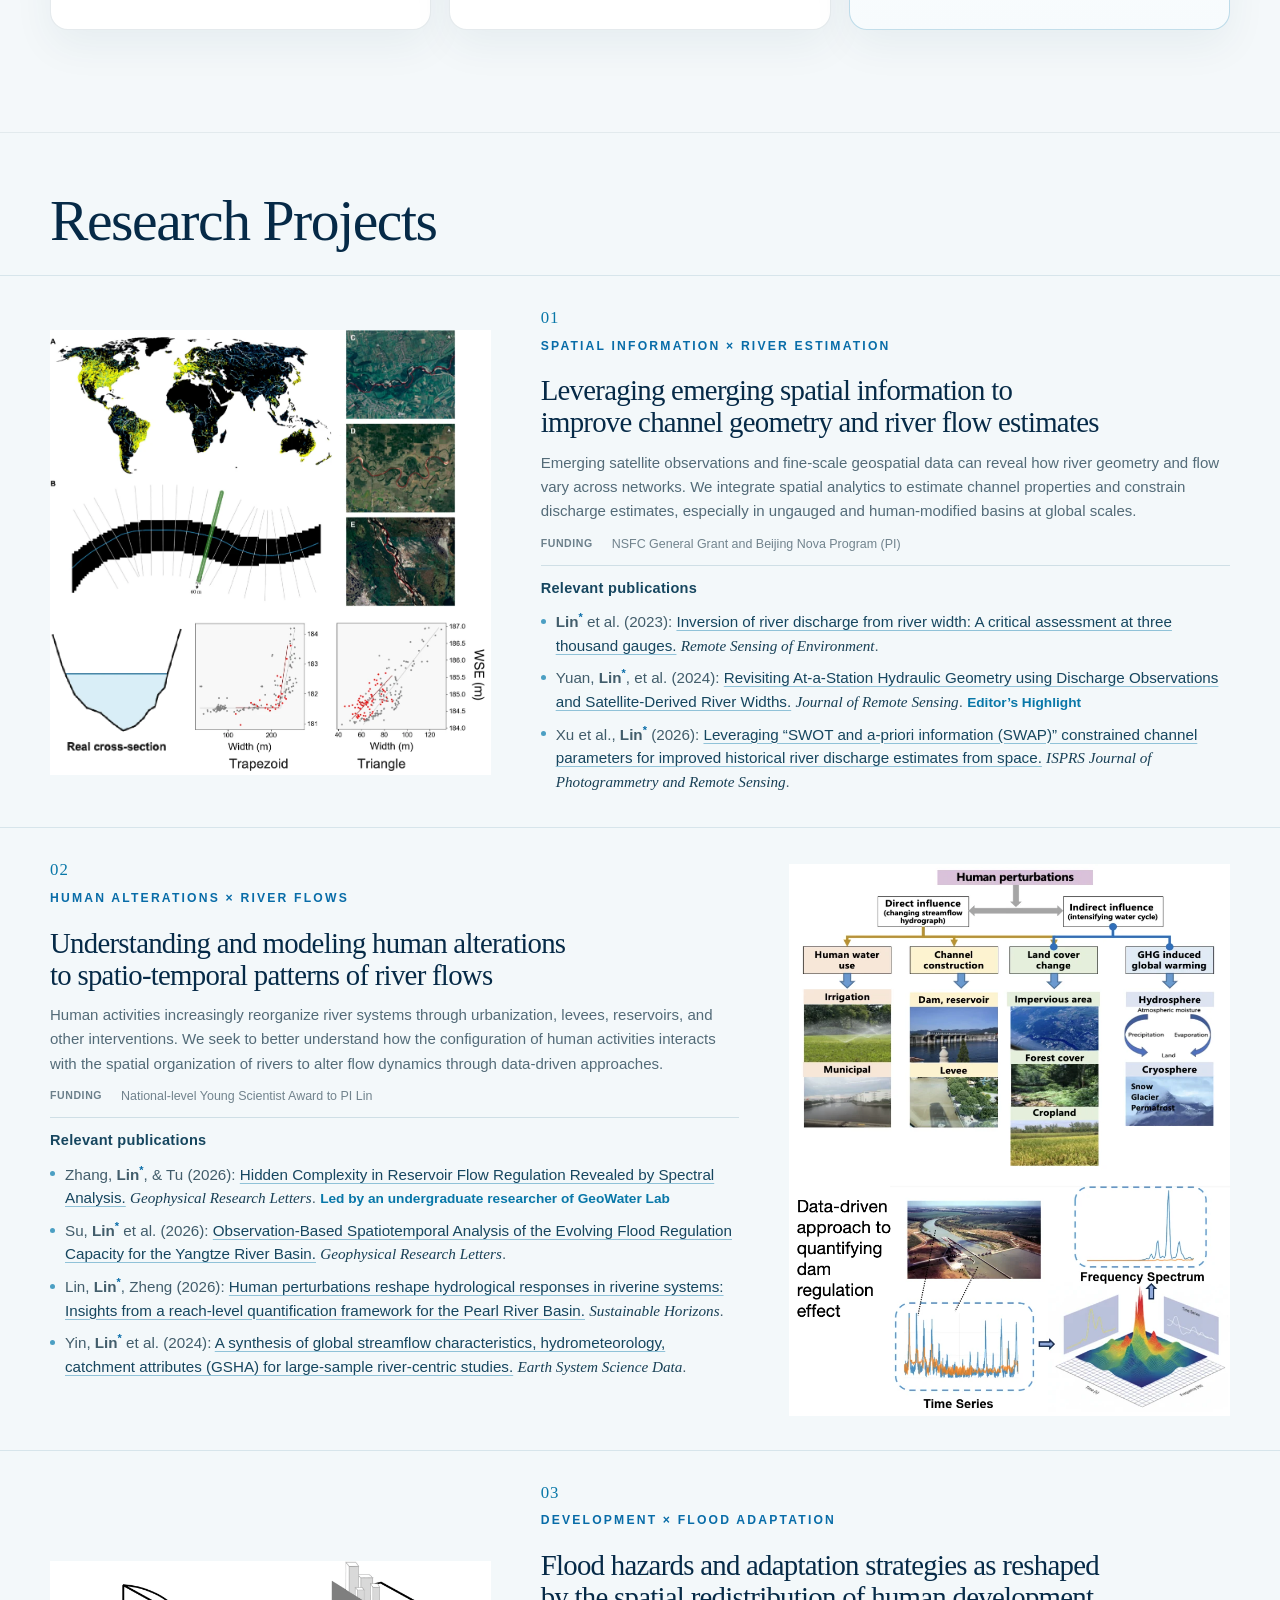
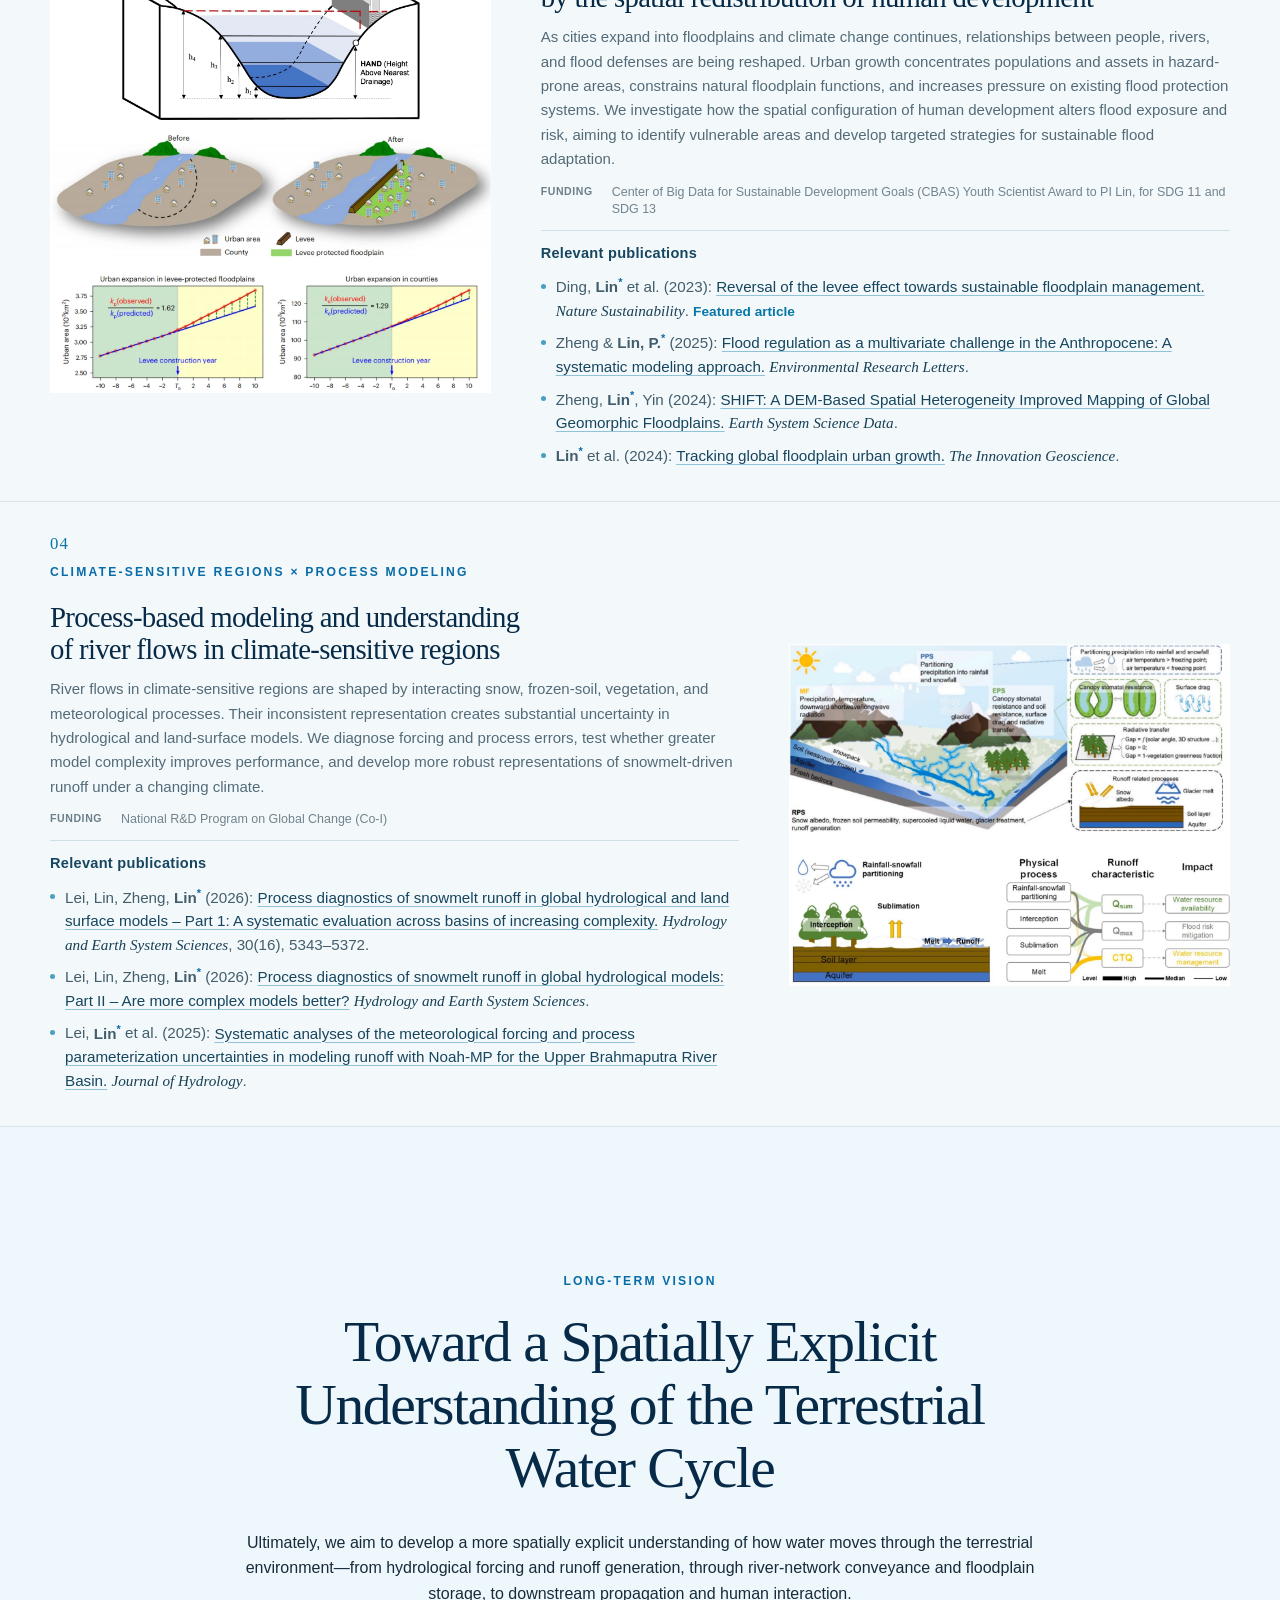
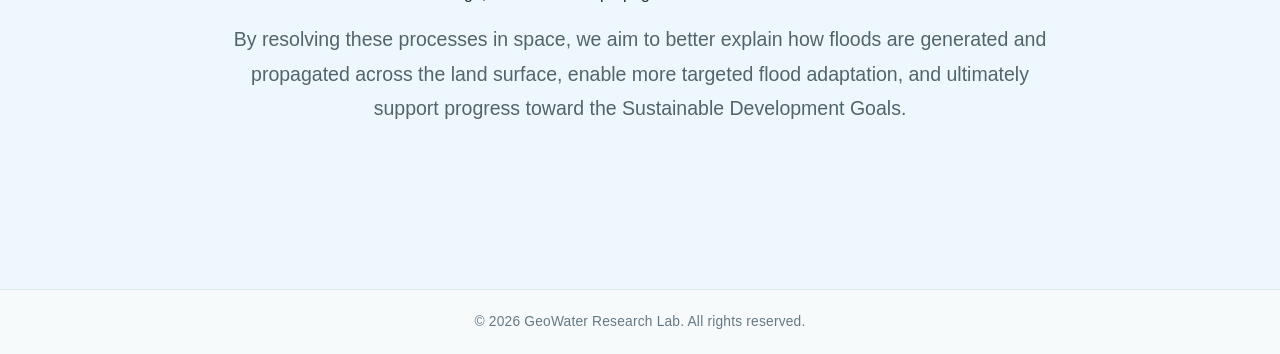
<file: current-research.html>
<!DOCTYPE html>
<html lang="en">
<head>
  <meta charset="UTF-8">
  <meta name="viewport" content="width=device-width,initial-scale=1">
  <title>Current Research | GeoWater Research Lab at Peking University</title>
  <meta name="description" content="GeoWater Research Lab studies how climate change, river-system structure, and human activities reshape terrestrial hydrological dynamics, flood risk, and societal impacts.">
    <link rel="canonical" href="https://geowaterpku.github.io/current-research.html">
<link rel="stylesheet" href="assets/styles.css">
  <link rel="stylesheet" href="assets/content-refinements.css?v=4">
  <link rel="stylesheet" href="assets/research-editorial-v2.css?v=9">
  <link rel="stylesheet" href="assets/research-overview-refinement.css?v=1">
  <style>
    .research-project__publications .research-publication-link {
      position: relative;
      z-index: 2;
      color: #16465f;
      text-decoration: underline;
      text-decoration-color: rgba(8,119,168,.42);
      text-underline-offset: 3px;
      pointer-events: auto !important;
      cursor: pointer;
      transition: color .18s ease, text-decoration-color .18s ease;
    }
    .research-project__publications .research-publication-link:hover,
    .research-project__publications .research-publication-link:focus-visible {
      color: #0877a8;
      text-decoration-color: #0877a8;
    }
    .research-project__publications .research-publication-link:focus-visible {
      outline: 2px solid rgba(8,119,168,.28);
      outline-offset: 2px;
      border-radius: 2px;
    }
    .research-overarching {
      padding: clamp(64px,8vw,112px) 0;
      background: #f4f8fa;
      border-top: 1px solid rgba(22,70,95,.08);
      border-bottom: 1px solid rgba(22,70,95,.08);
    }
    .research-overarching__heading {
      max-width: 820px;
      margin-bottom: clamp(30px,4vw,52px);
    }
    .research-overarching__heading h2 {
      margin: 8px 0 14px;
      font-size: clamp(2rem,4vw,3.5rem);
      line-height: 1.04;
      letter-spacing: -.035em;
      color: #123f55;
    }
    .research-overarching__heading > p:last-child {
      max-width: 760px;
      margin: 0;
      color: #4c6775;
      font-size: 1.04rem;
      line-height: 1.7;
    }
    .research-overarching__grid {
      display: grid;
      grid-template-columns: repeat(3,minmax(0,1fr));
      gap: 18px;
    }
    .research-overarching__card {
      min-height: 270px;
      padding: clamp(24px,3vw,34px);
      background: #fff;
      border: 1px solid rgba(22,70,95,.11);
      border-radius: 18px;
      box-shadow: 0 16px 42px rgba(18,63,85,.06);
    }
    .research-overarching__number {
      display: block;
      margin-bottom: 34px;
      color: #0877a8;
      font-size: .78rem;
      font-weight: 700;
      letter-spacing: .14em;
    }
    .research-overarching__card h3 {
      margin: 0;
      color: #173f53;
      font-size: clamp(1.16rem,1.55vw,1.38rem);
      line-height: 1.48;
      font-weight: 600;
    }
    .research-overarching__card--impact {
      border-color: rgba(8,119,168,.24);
      background: linear-gradient(180deg,#ffffff 0%,#f7fbfd 100%);
    }
    @media (max-width: 900px) {
      .research-overarching__grid { grid-template-columns: 1fr; }
      .research-overarching__card { min-height: 0; }
      .research-overarching__number { margin-bottom: 18px; }
    }
  </style>
</head>
<body class="research-editorial" data-page="current-research">
  <header class="primary-nav"><div class="nav-inner"><a href="/" class="brand"><span class="brand-label">GeoWater Lab</span><span class="brand-subtitle">Peking University</span></a><nav aria-label="Primary navigation"><ul class="nav-links"></ul></nav></div></header>
  <main>
    <section class="research-hero minimal-page-hero"><div class="research-shell research-hero__grid">
      <div><p class="research-kicker">Current Research · GeoWater Lab</p><h1>Current Research</h1><p class="research-deck">How do climate change, river-system structure, and human activities reshape hydrological dynamics and flood risk—and what do those changes mean for society?</p></div>
      <div class="river-map" aria-hidden="true"><svg viewBox="0 0 520 420"><path class="river-line river-line--main" d="M458 15C392 77 415 126 337 171c-62 36-43 89-111 118-64 27-76 75-165 116"/><path class="river-line" d="M374 139c-55-18-79-64-105-105M330 176c-61-12-103 10-147-20M251 276c-28-46-17-84-49-122M214 300c-62-3-107-32-157-21M157 351c-25-31-48-54-93-65"/><circle cx="337" cy="171" r="7"/><circle cx="251" cy="276" r="7"/><circle cx="157" cy="351" r="7"/></svg><span class="map-label ml1">convey</span><span class="map-label ml2">store</span><span class="map-label ml3">redistribute</span></div>
    </div></section>

    <section class="research-overview" aria-labelledby="research-overview-title"><div class="research-shell research-overview__grid">
      <div class="research-overview__copy">
        <h2 id="research-overview-title">Research Overview</h2>
        <p class="research-overview__problem"><span class="research-overview__label">Problem statement</span>Rivers are not merely conduits that transport water downstream. Their flow pathways, channel geometry, floodplain connectivity, and human modifications form a spatially organized system that governs how water is generated, conveyed, stored, and redistributed across landscapes. Yet these spatial organizations—particularly the fine-scale imprint of human activities—remain incompletely represented in existing observations and models, limiting our ability to understand and predict river-flow dynamics.</p>
        <p class="research-overview__approach"><span class="research-overview__label">What we do</span>GeoWater Lab combines Earth observations, geospatial information, and process-based and data-driven modeling to understand how river-system organization shapes terrestrial hydrological dynamics, flood-risk patterns, and societal impacts, moving toward spatially explicit descriptions and predictions that can better support adaptation and decision-making.</p>
      </div>
      <figure class="research-overview__media"><img src="assets/research/geowater-overview-v2.webp?v=1" alt="GeoWater Lab overview showing global river networks and their connections to biodiversity, cities, agriculture, hydropower, and transportation" decoding="async" loading="eager" fetchpriority="high" width="743" height="381" srcset="assets/research/geowater-overview-v2-640.webp 640w, assets/research/geowater-overview-v2.webp 743w" sizes="(max-width: 900px) calc(100vw - 40px), 50vw"></figure>
    </div></section>

    <section class="research-overarching" id="scientific-questions" aria-labelledby="overarching-questions-title">
      <div class="research-shell">
        <div class="research-overarching__heading">
          <p class="research-kicker">Overarching questions</p>
          <h2 id="overarching-questions-title">Three overarching questions</h2>
          <p>Our research connects process understanding with flood risk, societal impacts, and decisions for a changing world.</p>
        </div>
        <div class="research-overarching__grid">
          <article class="research-overarching__card">
            <span class="research-overarching__number">01 · WATER CYCLE</span>
            <h3>How is the terrestrial water cycle changing under the dual pressures of climate change and intensifying human activities?</h3>
          </article>
          <article class="research-overarching__card">
            <span class="research-overarching__number">02 · FLOOD RISK</span>
            <h3>How do river-channel and floodplain patterns impact flood risks and intensities across space and time?</h3>
          </article>
          <article class="research-overarching__card research-overarching__card--impact">
            <span class="research-overarching__number">03 · SOCIETAL IMPACT</span>
            <h3>How do human activities alter floods’ severity, frequency, distribution, and duration—and how can this knowledge support adaptation, planning, and flood-risk management?</h3>
          </article>
        </div>
      </div>
    </section>

    <section class="research-questions research-projects" id="research-projects" aria-labelledby="research-projects-title">
      <div class="research-shell">
        <div class="research-heading research-projects__heading">
          <h2 id="research-projects-title">Research Projects</h2>
        </div>
      </div>
      <div class="research-questions__list">
        <article class="research-question-split research-project">
          <div class="research-shell research-question-split__grid">
            <figure class="research-question-split__media research-question-split__media--composite">
              <img src="assets/research/project-01-spatial-information.webp?v=4" alt="Global river networks, satellite examples, channel cross-section geometry, and width–elevation relationships used to estimate channel geometry and river flow" loading="lazy" decoding="async" width="1101" height="1110">
            </figure>
            <div class="research-question-split__copy">
              <p class="research-question-split__number">01</p>
              <p class="research-kicker">Spatial information × river estimation</p>
              <h3>Leveraging emerging spatial information to improve channel geometry and river flow estimates</h3>
              <p class="research-project__summary">Emerging satellite observations and fine-scale geospatial data can reveal how river geometry and flow vary across networks. We integrate spatial analytics to estimate channel properties and constrain discharge estimates, especially in ungauged and human-modified basins at global scales.</p>
              <p class="research-project__funding"><strong>Funding</strong><span>NSFC General Grant and Beijing Nova Program (PI)</span></p>
              <div class="research-project__publications">
                <p>Relevant publications</p>
                <ul>
                  <li><strong class="research-corresponding-author">Lin<sup>*</sup></strong> et al. (2023): <a class="research-publication-link" href="https://www.sciencedirect.com/science/article/pii/S0034425723000408" target="_blank" rel="noopener">Inversion of river discharge from river width: A critical assessment at three thousand gauges.</a> <em>Remote Sensing of Environment</em>.</li>
                  <li>Yuan, <strong class="research-corresponding-author">Lin<sup>*</sup></strong>, et al. (2024): <a class="research-publication-link" href="https://spj.science.org/doi/10.34133/remotesensing.0271" target="_blank" rel="noopener">Revisiting At-a-Station Hydraulic Geometry using Discharge Observations and Satellite-Derived River Widths.</a> <em>Journal of Remote Sensing</em>. <span class="research-project__note">Editor’s Highlight</span></li>
                  <li>Xu et al., <strong class="research-corresponding-author">Lin<sup>*</sup></strong> (2026): <a class="research-publication-link" href="https://doi.org/10.1016/j.isprsjprs.2026.03.034" target="_blank" rel="noopener">Leveraging “SWOT and a-priori information (SWAP)” constrained channel parameters for improved historical river discharge estimates from space.</a> <em>ISPRS Journal of Photogrammetry and Remote Sensing</em>.</li>
                </ul>
              </div>
            </div>
          </div>
        </article>

        <article class="research-question-split research-question-split--reverse research-project">
          <div class="research-shell research-question-split__grid">
            <figure class="research-question-split__media research-question-split__media--composite">
              <img src="assets/research/project-02-human-alterations.webp?v=4" alt="Human perturbations to river flow through water use, channel construction, land-cover change, climate warming, and reservoir regulation in the time and frequency domains" loading="lazy" decoding="async" width="845" height="1057">
            </figure>
            <div class="research-question-split__copy">
              <p class="research-question-split__number">02</p>
              <p class="research-kicker">Human alterations × river flows</p>
              <h3>Understanding and modeling human alterations to spatio-temporal patterns of river flows</h3>
              <p class="research-project__summary">Human activities increasingly reorganize river systems through urbanization, levees, reservoirs, and other interventions. We seek to better understand how the configuration of human activities interacts with the spatial organization of rivers to alter flow dynamics through data-driven approaches.</p>
              <p class="research-project__funding"><strong>Funding</strong><span>National-level Young Scientist Award to PI Lin</span></p>
              <div class="research-project__publications">
                <p>Relevant publications</p>
                <ul>
                  <li>Zhang, <strong class="research-corresponding-author">Lin<sup>*</sup></strong>, &amp; Tu (2026): <a class="research-publication-link" href="https://doi.org/10.1029/2026GL121654" target="_blank" rel="noopener">Hidden Complexity in Reservoir Flow Regulation Revealed by Spectral Analysis.</a> <em>Geophysical Research Letters</em>. <span class="research-project__note">Led by an undergraduate researcher of GeoWater Lab</span></li>
                  <li>Su, <strong class="research-corresponding-author">Lin<sup>*</sup></strong> et al. (2026): <a class="research-publication-link" href="https://doi.org/10.1029/2025GL120255" target="_blank" rel="noopener">Observation-Based Spatiotemporal Analysis of the Evolving Flood Regulation Capacity for the Yangtze River Basin.</a> <em>Geophysical Research Letters</em>.</li>
                  <li>Lin, <strong class="research-corresponding-author">Lin<sup>*</sup></strong>, Zheng (2026): <a class="research-publication-link" href="https://doi.org/10.1016/j.horiz.2025.100174" target="_blank" rel="noopener">Human perturbations reshape hydrological responses in riverine systems: Insights from a reach-level quantification framework for the Pearl River Basin.</a> <em>Sustainable Horizons</em>.</li>
                  <li>Yin, <strong class="research-corresponding-author">Lin<sup>*</sup></strong> et al. (2024): <a class="research-publication-link" href="https://essd.copernicus.org/articles/16/1559/2024/" target="_blank" rel="noopener">A synthesis of global streamflow characteristics, hydrometeorology, catchment attributes (GSHA) for large-sample river-centric studies.</a> <em>Earth System Science Data</em>.</li>
                </ul>
              </div>
            </div>
          </div>
        </article>

        <article class="research-question-split research-project">
          <div class="research-shell research-question-split__grid">
            <figure class="research-question-split__media research-question-split__media--composite">
              <img src="assets/research/project-03-flood-adaptation-composite.webp?v=1" alt="Channel conveyance capacity and urban expansion in levee-protected floodplains before and after levee construction" loading="lazy" decoding="async" width="1566" height="1533">
            </figure>
            <div class="research-question-split__copy">
              <p class="research-question-split__number">03</p>
              <p class="research-kicker">Development × flood adaptation</p>
              <h3>Flood hazards and adaptation strategies as reshaped by the spatial redistribution of human development</h3>
              <p class="research-project__summary">As cities expand into floodplains and climate change continues, relationships between people, rivers, and flood defenses are being reshaped. Urban growth concentrates populations and assets in hazard-prone areas, constrains natural floodplain functions, and increases pressure on existing flood protection systems. We investigate how the spatial configuration of human development alters flood exposure and risk, aiming to identify vulnerable areas and develop targeted strategies for sustainable flood adaptation.</p>
              <p class="research-project__funding"><strong>Funding</strong><span>Center of Big Data for Sustainable Development Goals (CBAS) Youth Scientist Award to PI Lin, for SDG 11 and SDG 13</span></p>
              <div class="research-project__publications">
                <p>Relevant publications</p>
                <ul>
                  <li>Ding, <strong class="research-corresponding-author">Lin<sup>*</sup></strong> et al. (2023): <a class="research-publication-link" href="https://www.nature.com/articles/s41893-023-01202-9" target="_blank" rel="noopener">Reversal of the levee effect towards sustainable floodplain management.</a> <em>Nature Sustainability</em>. <span class="research-project__note">Featured article</span></li>
                  <li>Zheng &amp; <strong class="research-corresponding-author">Lin, P.<sup>*</sup></strong> (2025): <a class="research-publication-link" href="https://iopscience.iop.org/article/10.1088/1748-9326/ae08ce" target="_blank" rel="noopener">Flood regulation as a multivariate challenge in the Anthropocene: A systematic modeling approach.</a> <em>Environmental Research Letters</em>.</li>
                  <li>Zheng, <strong class="research-corresponding-author">Lin<sup>*</sup></strong>, Yin (2024): <a class="research-publication-link" href="https://essd.copernicus.org/articles/16/3873/2024/" target="_blank" rel="noopener">SHIFT: A DEM-Based Spatial Heterogeneity Improved Mapping of Global Geomorphic Floodplains.</a> <em>Earth System Science Data</em>.</li>
                  <li><strong class="research-corresponding-author">Lin<sup>*</sup></strong> et al. (2024): <a class="research-publication-link" href="https://www.the-innovation.org/article/doi/10.59717/j.xinn-geo.2024.100086" target="_blank" rel="noopener">Tracking global floodplain urban growth.</a> <em>The Innovation Geoscience</em>.</li>
                </ul>
              </div>
            </div>
          </div>
        </article>

        <article class="research-question-split research-question-split--reverse research-project">
          <div class="research-shell research-question-split__grid">
            <figure class="research-question-split__media research-question-split__media--composite">
              <img src="assets/research/project-04-climate-sensitive.webp?v=2" alt="Process-based hydrological modeling framework for rainfall–snowfall partitioning, vegetation, snowmelt, frozen soil, glaciers, runoff characteristics, and water-resource impacts" loading="lazy" decoding="async" width="1294" height="1004">
            </figure>
            <div class="research-question-split__copy">
              <p class="research-question-split__number">04</p>
              <p class="research-kicker">Climate-sensitive regions × process modeling</p>
              <h3>Process-based modeling and understanding of river flows in climate-sensitive regions</h3>
              <p class="research-project__summary">River flows in climate-sensitive regions are shaped by interacting snow, frozen-soil, vegetation, and meteorological processes. Their inconsistent representation creates substantial uncertainty in hydrological and land-surface models. We diagnose forcing and process errors, test whether greater model complexity improves performance, and develop more robust representations of snowmelt-driven runoff under a changing climate.</p>
              <p class="research-project__funding"><strong>Funding</strong><span>National R&amp;D Program on Global Change (Co-I)</span></p>
              <div class="research-project__publications">
                <p>Relevant publications</p>
                <ul>
                  <li>Lei, Lin, Zheng, <strong class="research-corresponding-author">Lin<sup>*</sup></strong> (2026): <a class="research-publication-link" href="https://doi.org/10.5194/hess-30-5343-2026" target="_blank" rel="noopener">Process diagnostics of snowmelt runoff in global hydrological and land surface models – Part 1: A systematic evaluation across basins of increasing complexity.</a> <em>Hydrology and Earth System Sciences</em>, 30(16), 5343–5372.</li>
                  <li>Lei, Lin, Zheng, <strong class="research-corresponding-author">Lin<sup>*</sup></strong> (2026): <a class="research-publication-link" href="https://egusphere.copernicus.org/preprints/2026/egusphere-2025-6073/" target="_blank" rel="noopener">Process diagnostics of snowmelt runoff in global hydrological models: Part II – Are more complex models better?</a> <em>Hydrology and Earth System Sciences</em>.</li>
                  <li>Lei, <strong class="research-corresponding-author">Lin<sup>*</sup></strong> et al. (2025): <a class="research-publication-link" href="https://www.sciencedirect.com/science/article/abs/pii/S0022169425000241" target="_blank" rel="noopener">Systematic analyses of the meteorological forcing and process parameterization uncertainties in modeling runoff with Noah-MP for the Upper Brahmaputra River Basin.</a> <em>Journal of Hydrology</em>.</li>
                </ul>
              </div>
            </div>
          </div>
        </article>
      </div>
    </section>

    <section class="research-section research-closing"><div class="research-shell research-narrow">
      <p class="research-kicker">Long-term vision</p><h2>Toward a Spatially Explicit Understanding of the Terrestrial Water Cycle</h2>
      <p>Ultimately, we aim to develop a more spatially explicit understanding of how water moves through the terrestrial environment—from hydrological forcing and runoff generation, through river-network conveyance and floodplain storage, to downstream propagation and human interaction.</p>
      <p class="research-closing__outcome">By resolving these processes in space, we aim to better explain how floods are generated and propagated across the land surface, enable more targeted flood adaptation, and ultimately support progress toward the Sustainable Development Goals.</p>
    </div></section>
  </main>
  <script src="assets/nav.js?v=5"></script>
</body>
</html>
</file>
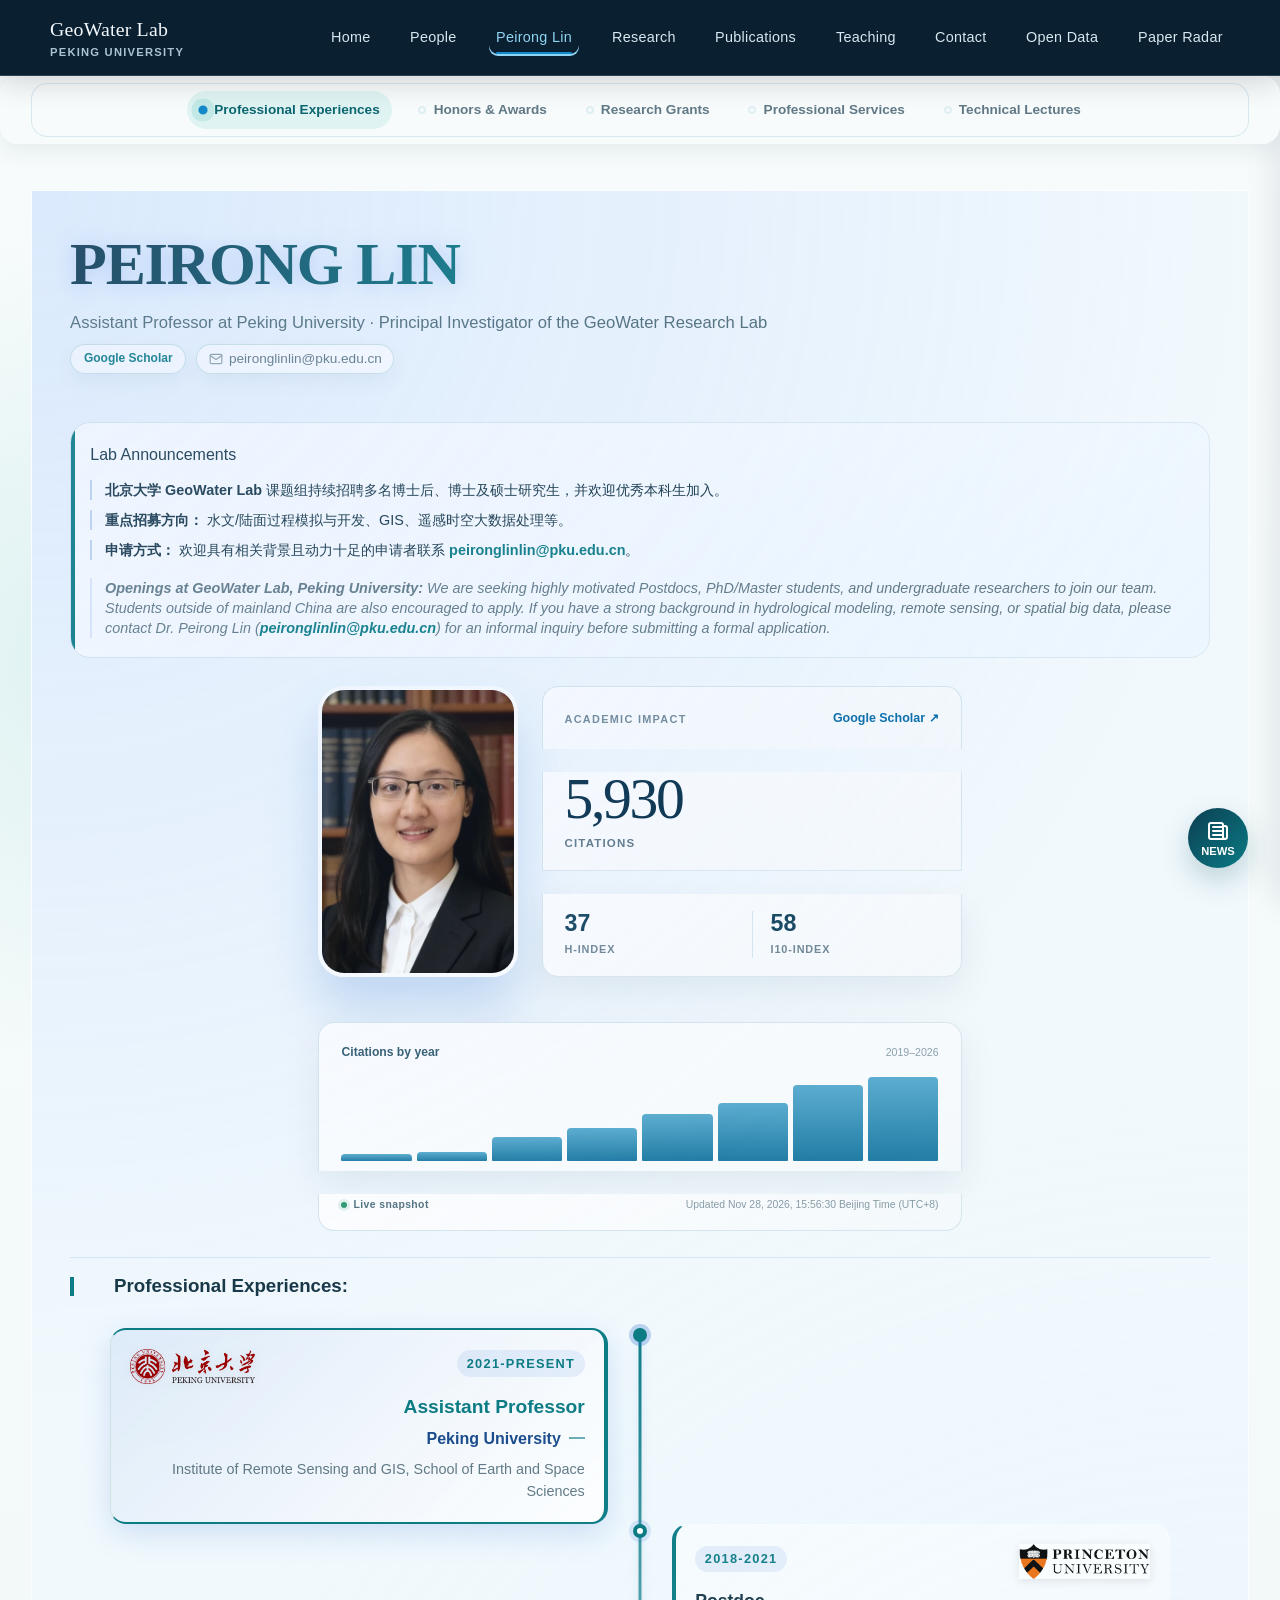
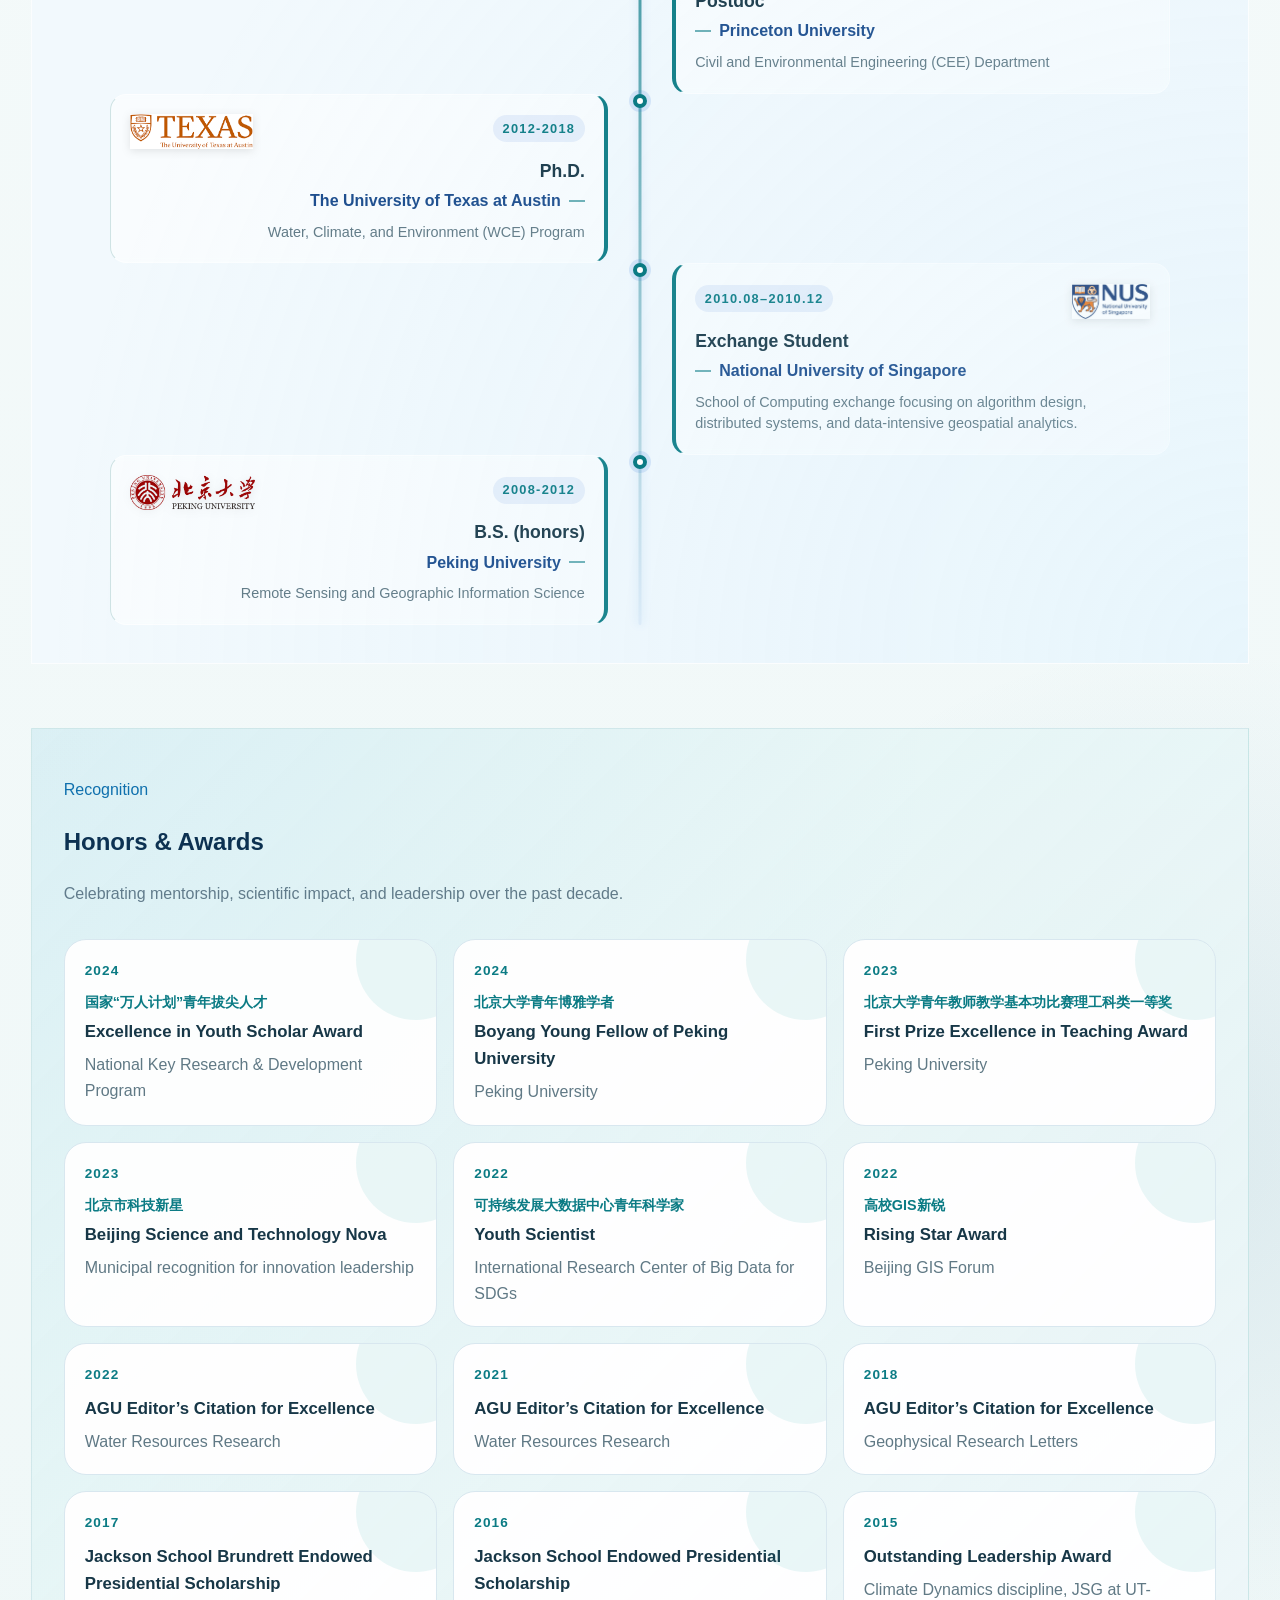
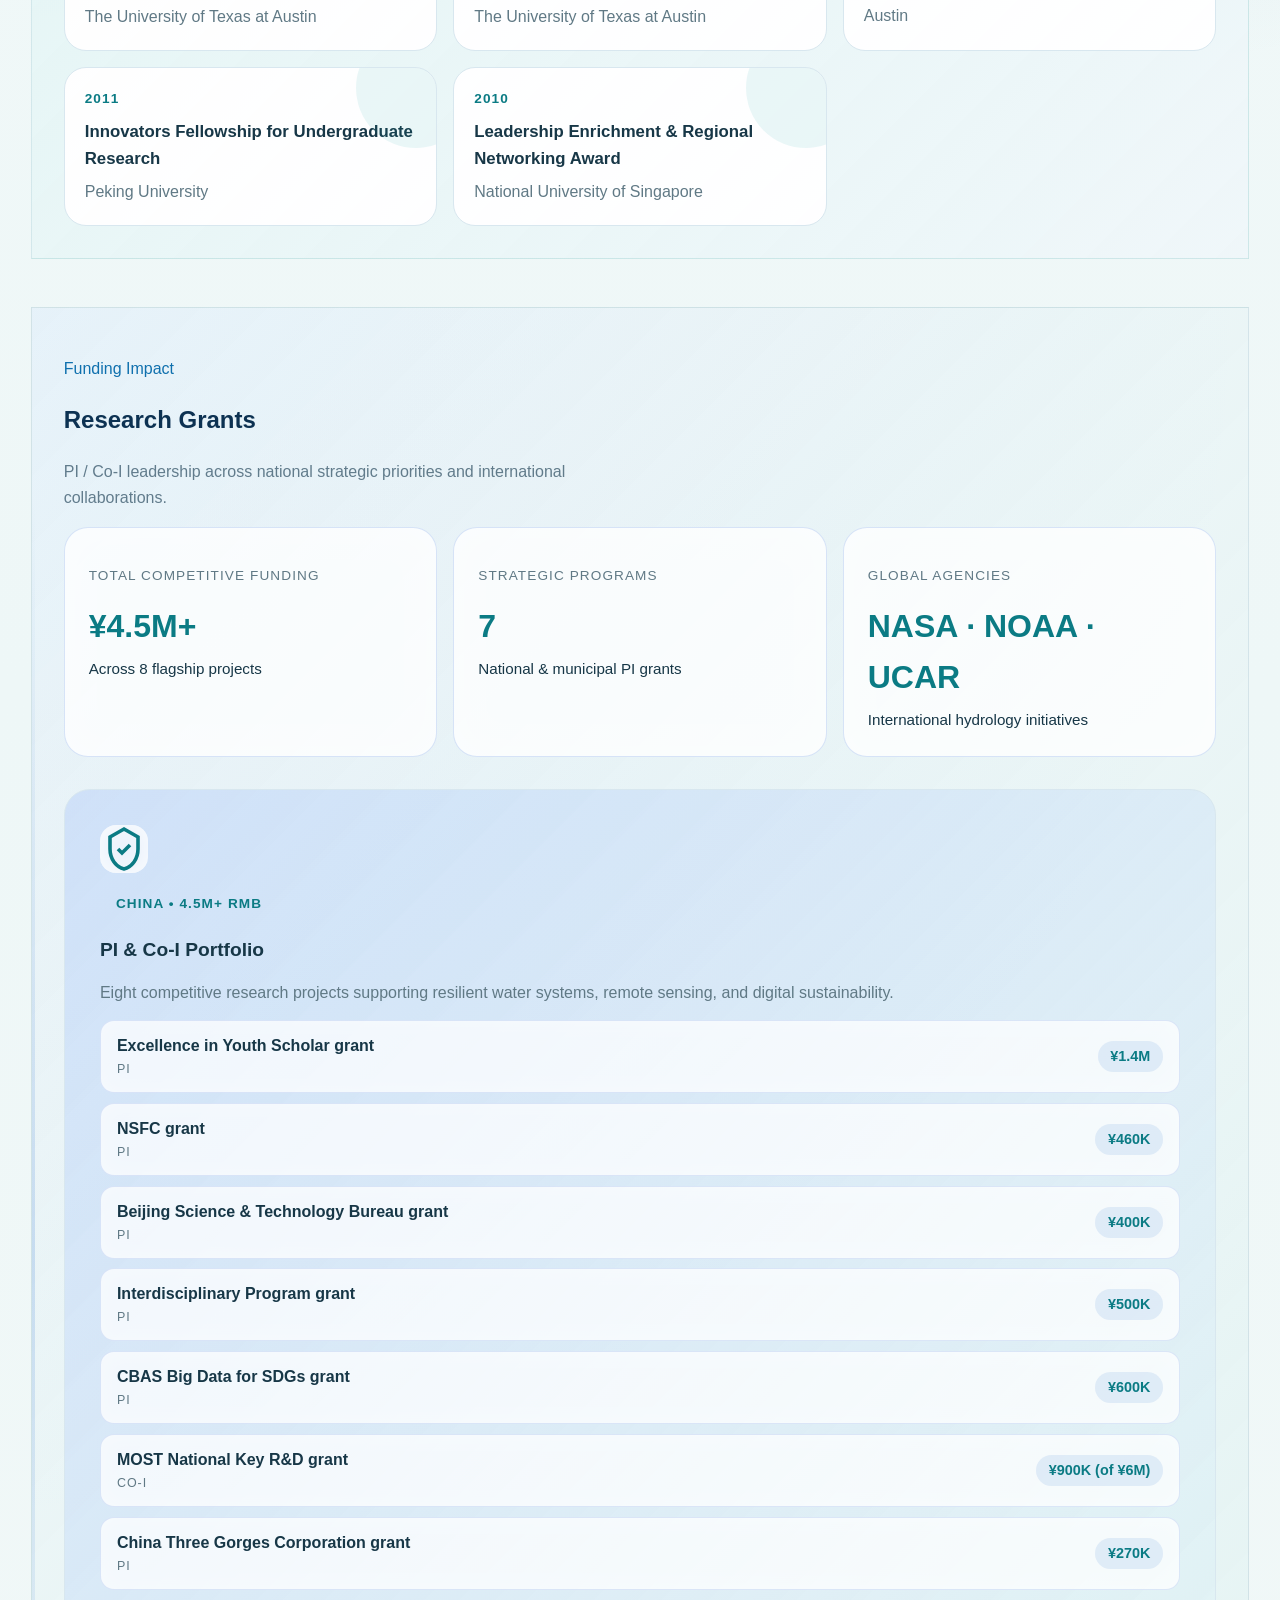
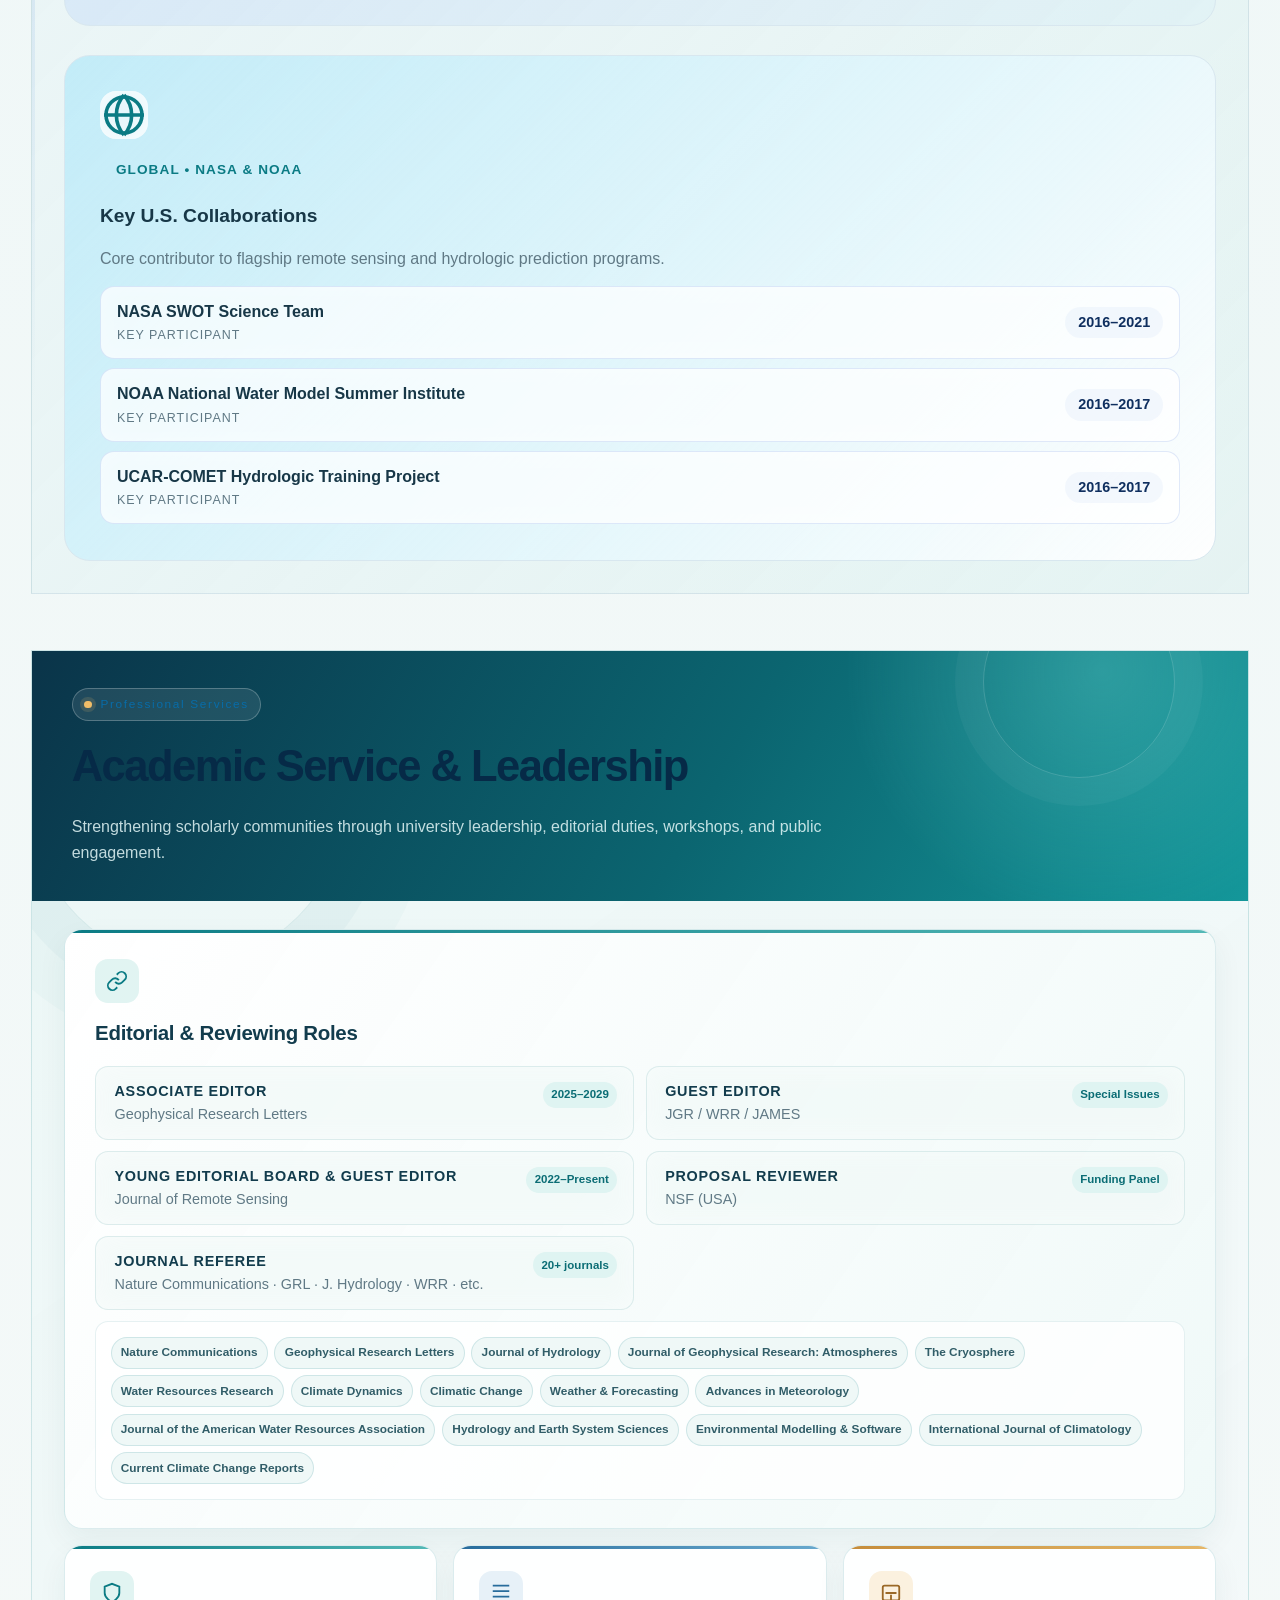
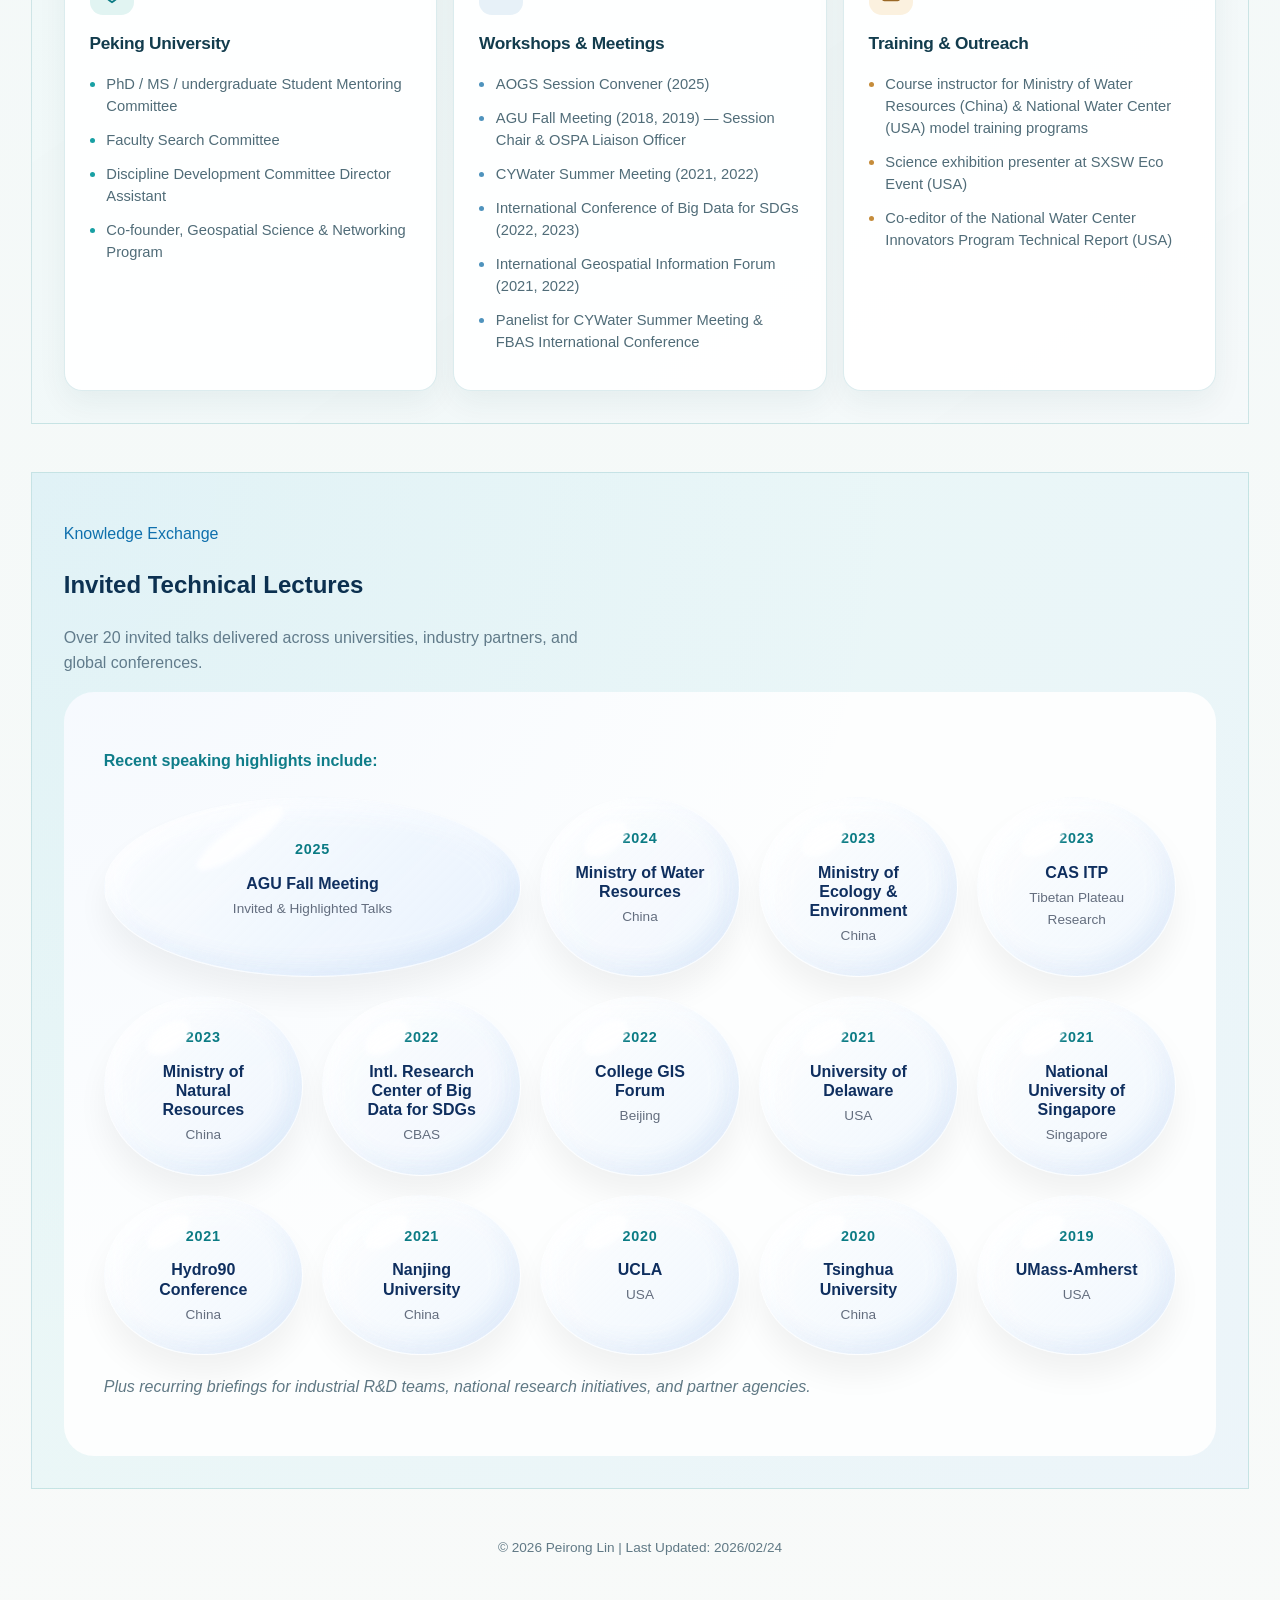
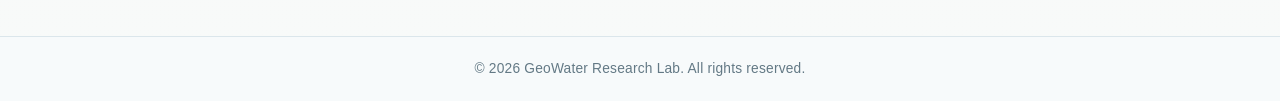
<file: cv.html>
<!DOCTYPE html>
<html lang="en">
<head>
  <meta charset="UTF-8">
  <meta name="viewport" content="width=device-width,initial-scale=1">
  <title>Peirong Lin | Academic Profile</title>
  <meta name="robots" content="noindex,follow">
  <link rel="canonical" href="https://geowaterpku.github.io/peirong-lin.html">
  <meta http-equiv="refresh" content="0; url=https://geowaterpku.github.io/peirong-lin.html">
</head>
<body>
  <p>Peirong Lin’s academic profile has moved to <a href="https://geowaterpku.github.io/peirong-lin.html">peirong-lin.html</a>.</p>
  <script>window.location.replace('peirong-lin.html');</script>
</body>
</html>
</file>
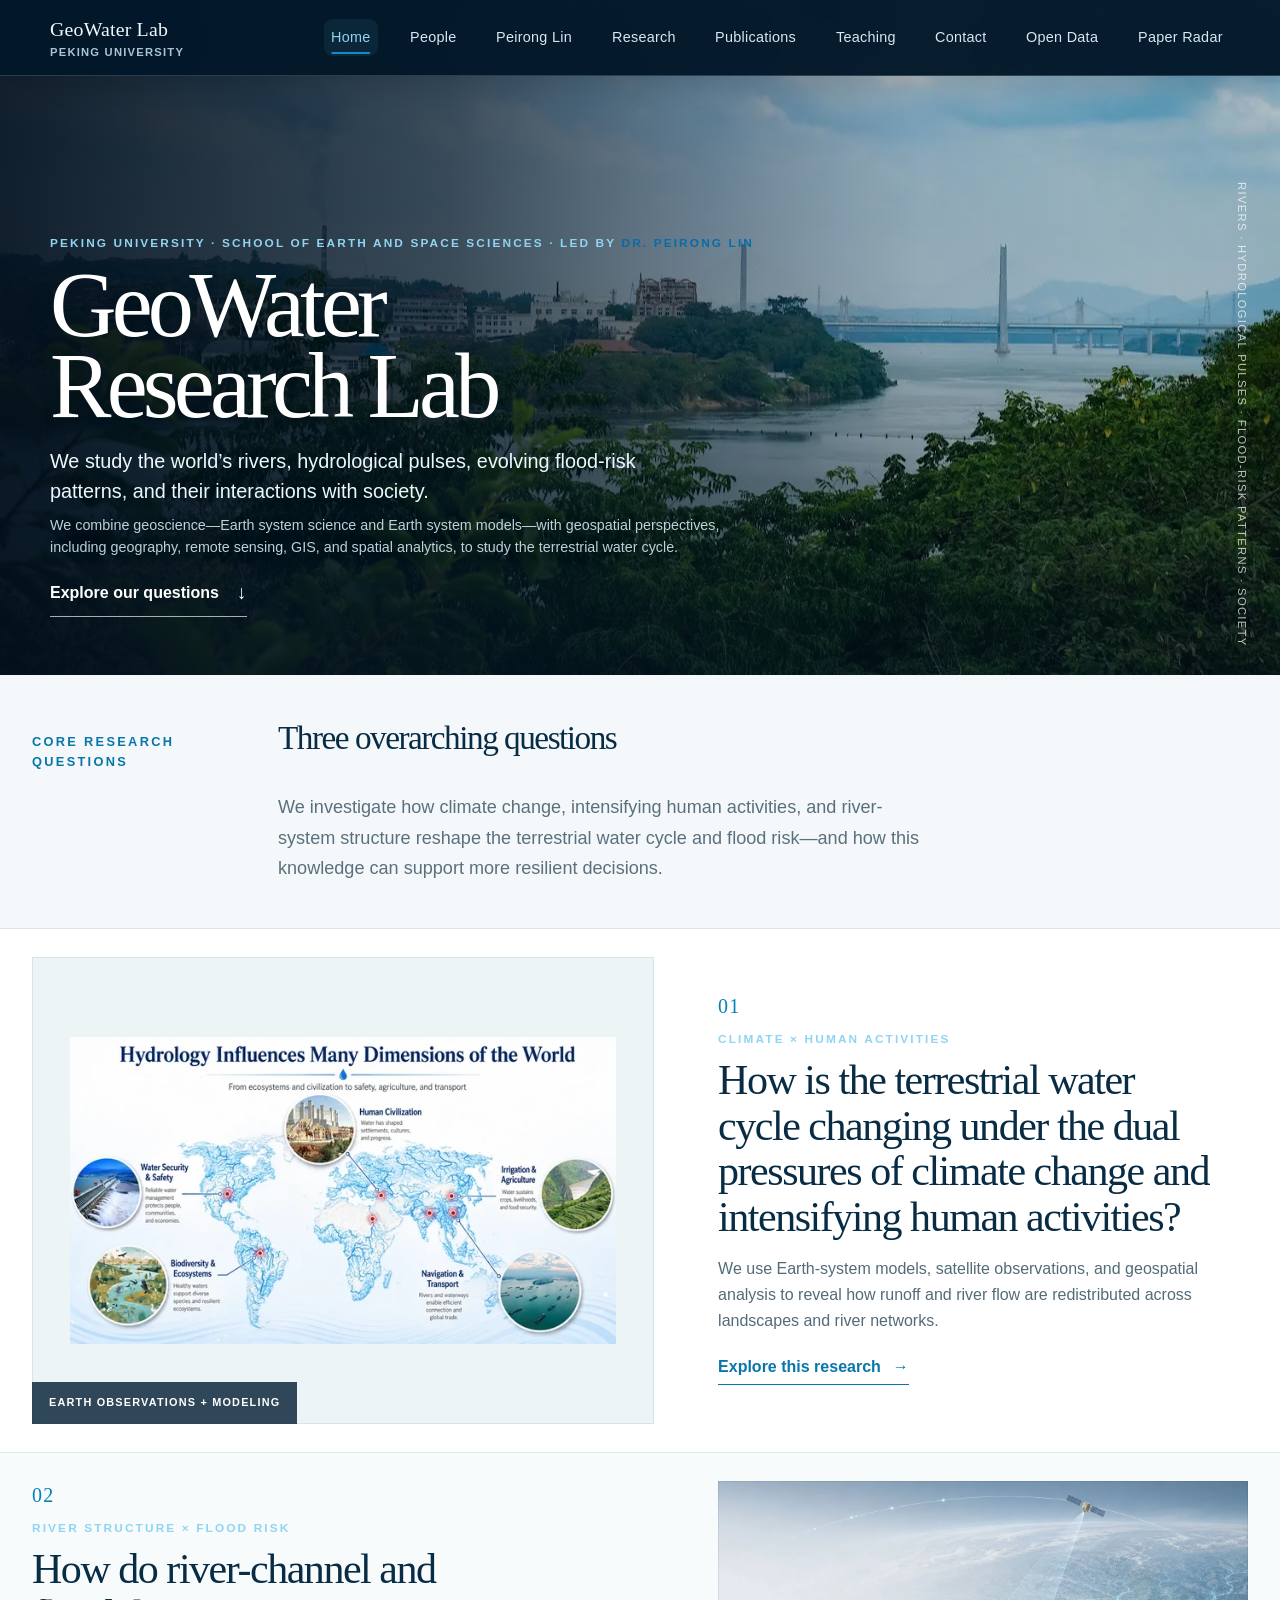
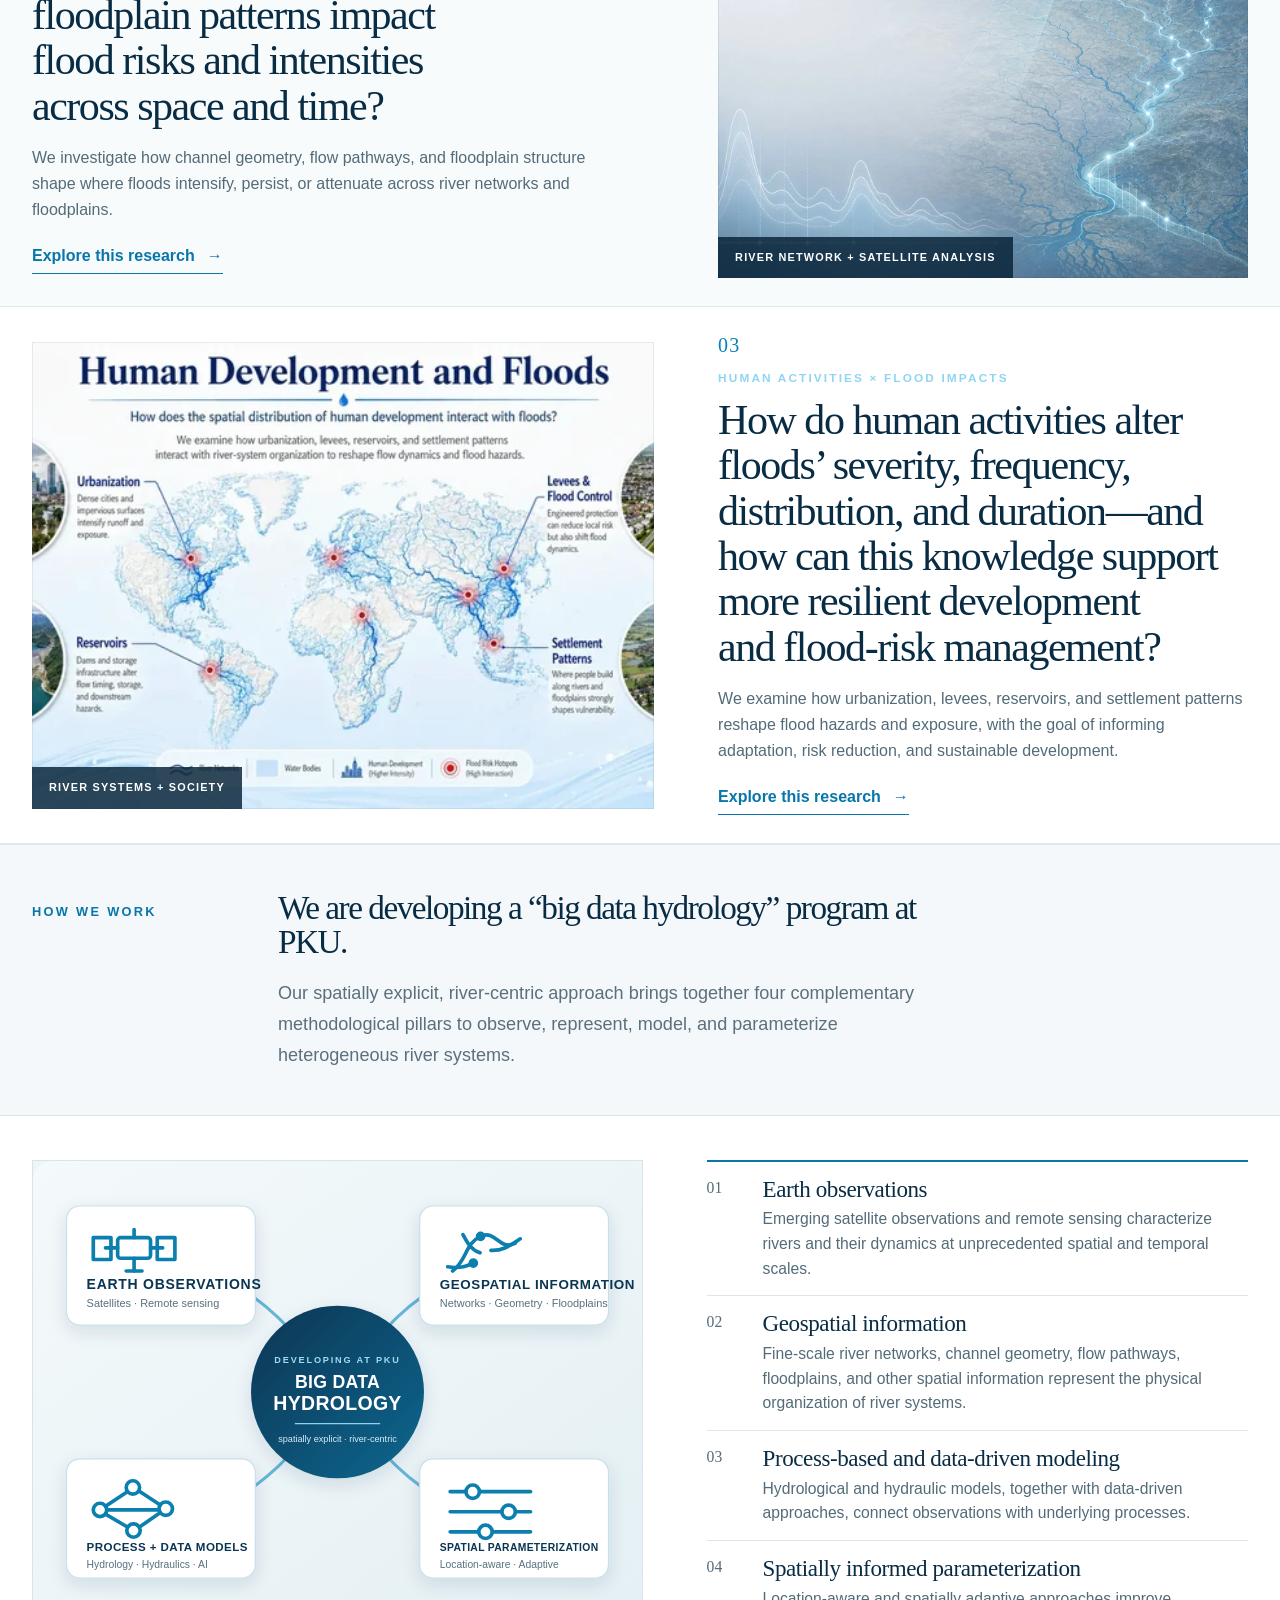
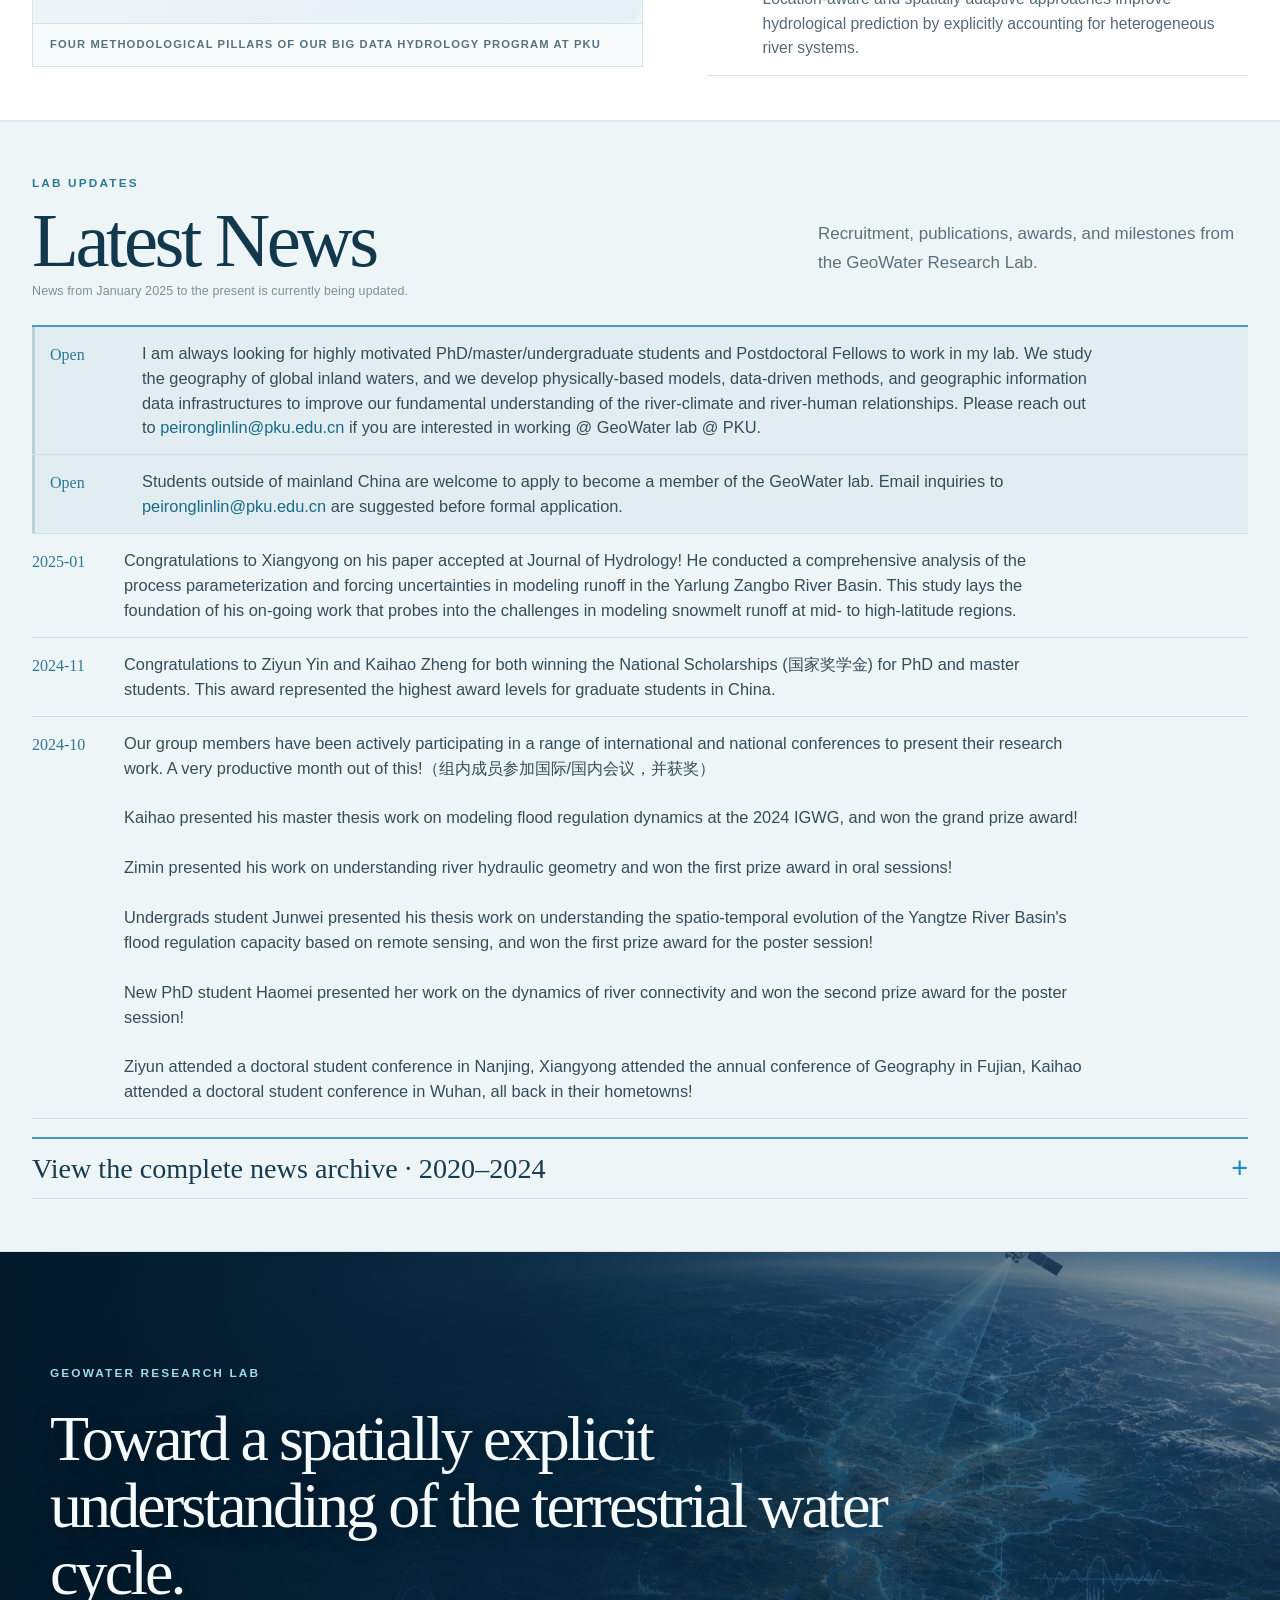
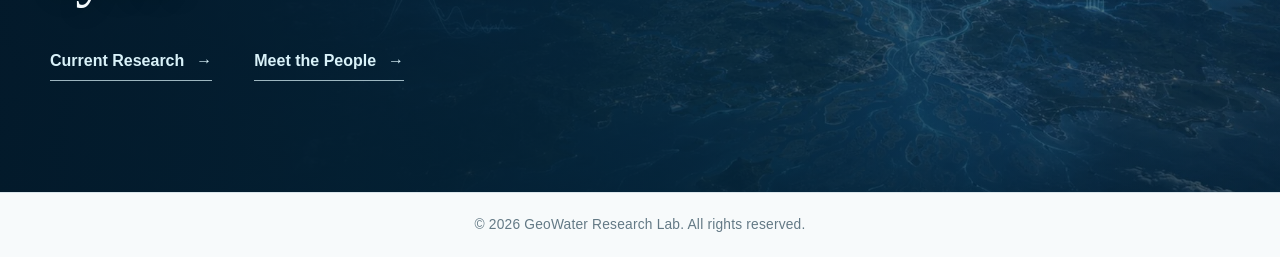
<file: home.html>
<!DOCTYPE html>
<html lang="en">
<head>
  <meta charset="UTF-8">
  <meta name="viewport" content="width=device-width,initial-scale=1">
  <title>GeoWater Research Lab</title>
  <meta name="robots" content="noindex,follow">
  <link rel="canonical" href="https://geowaterpku.github.io/">
  <meta http-equiv="refresh" content="0; url=https://geowaterpku.github.io/">
</head>
<body>
  <p>This page has moved to <a href="https://geowaterpku.github.io/">GeoWater Research Lab</a>.</p>
  <script>window.location.replace('/');</script>
</body>
</html>
</file>
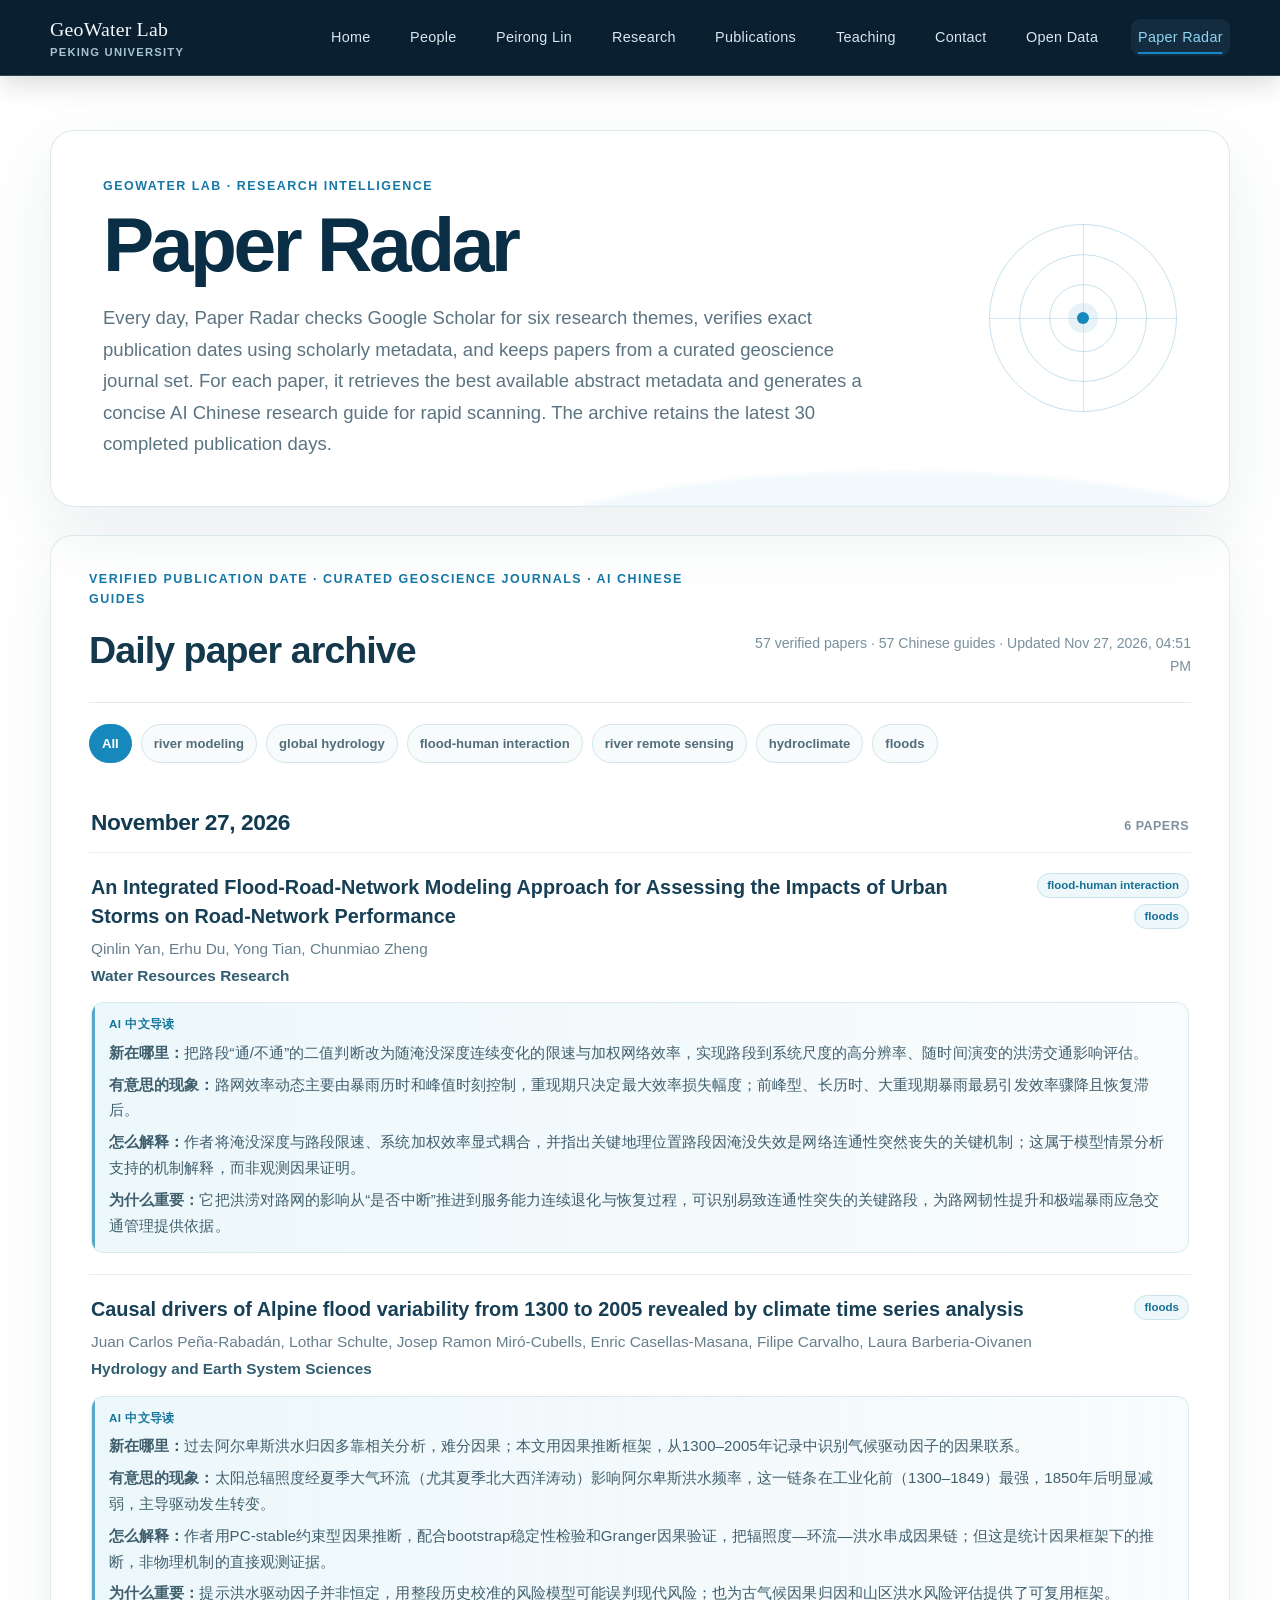
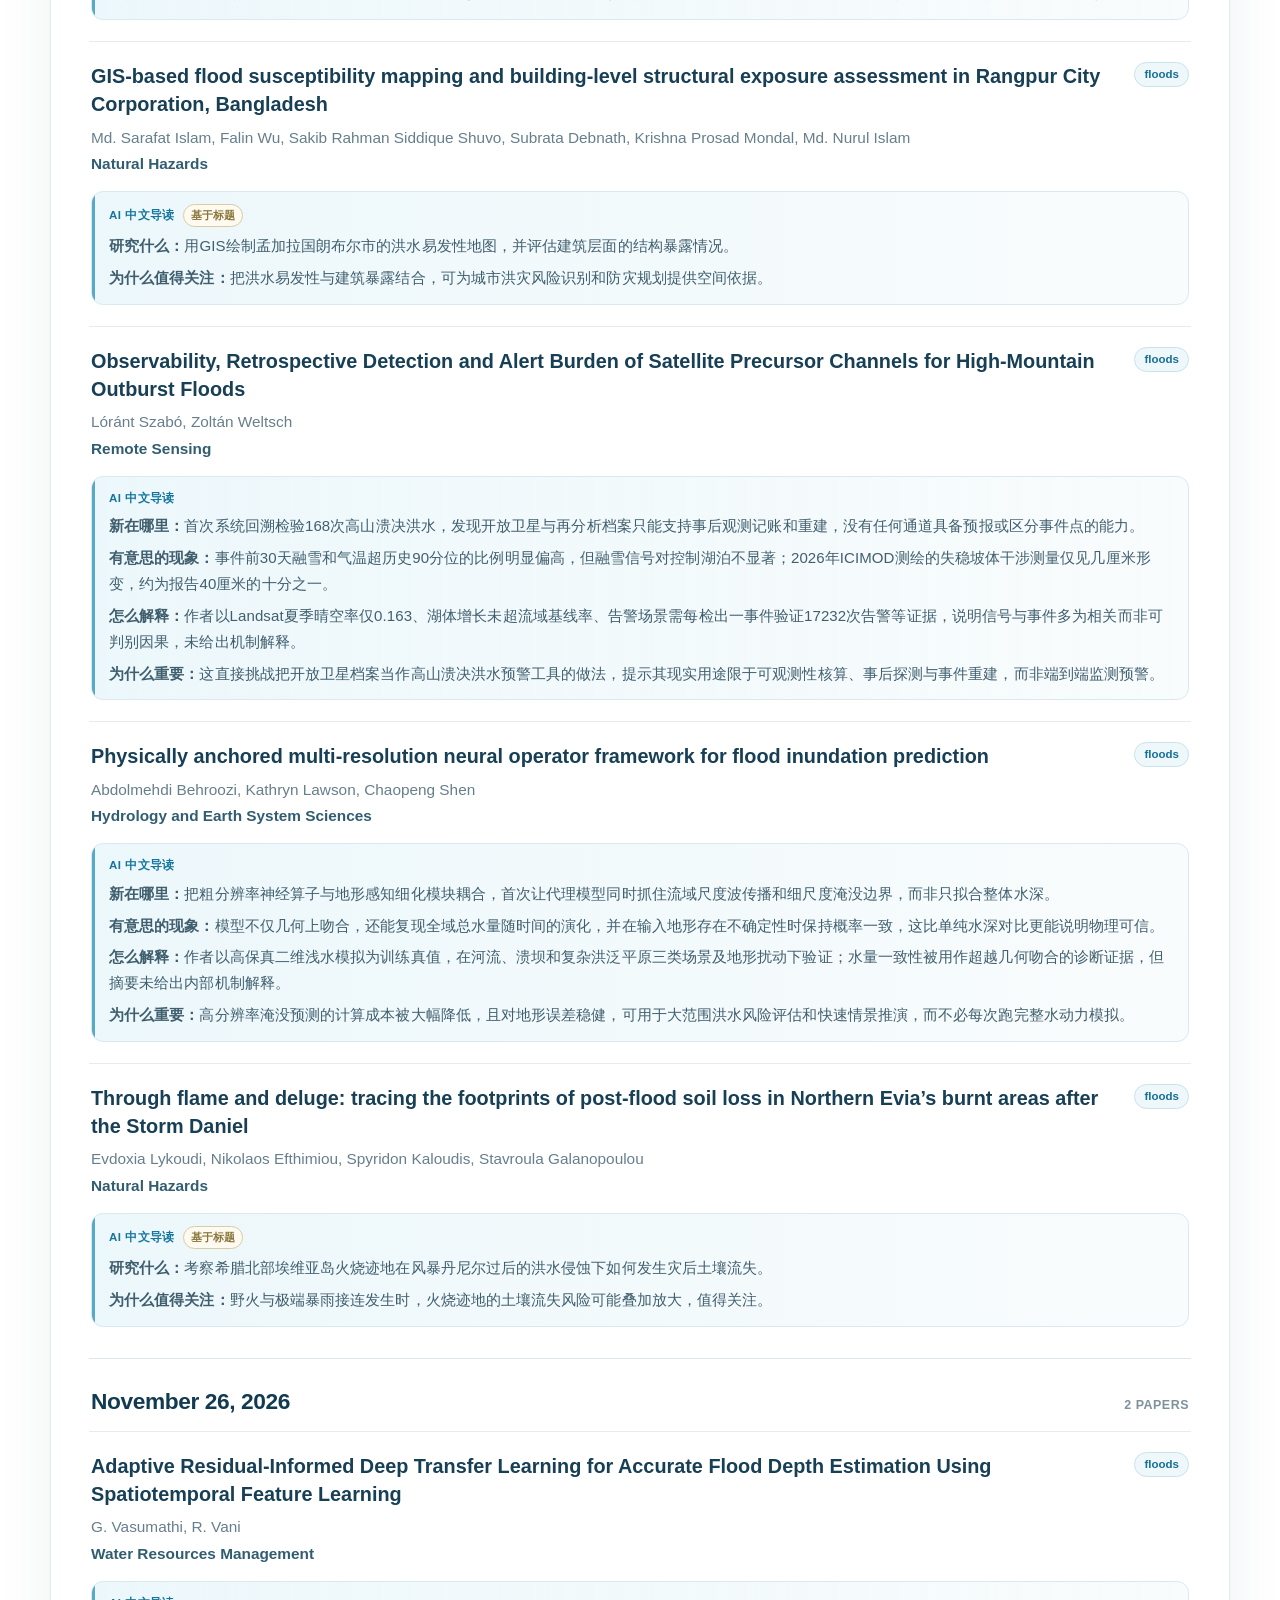
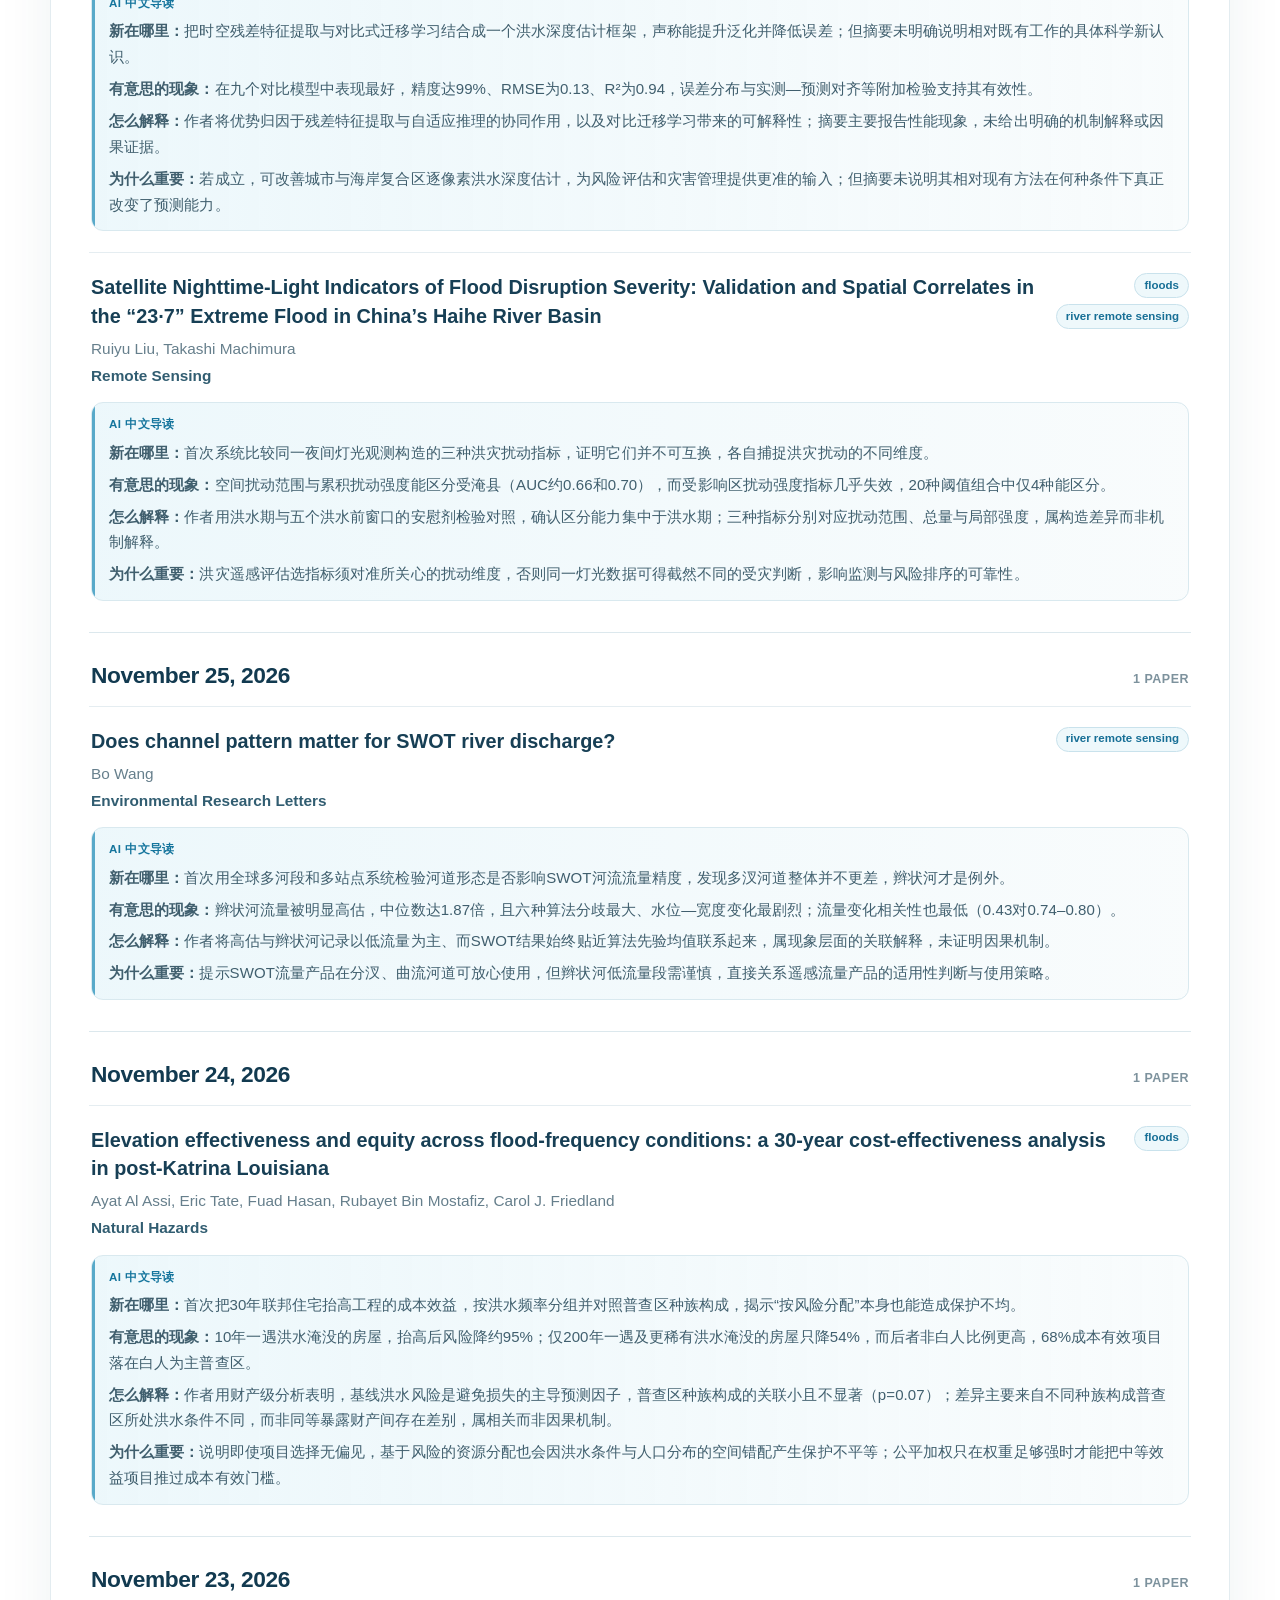
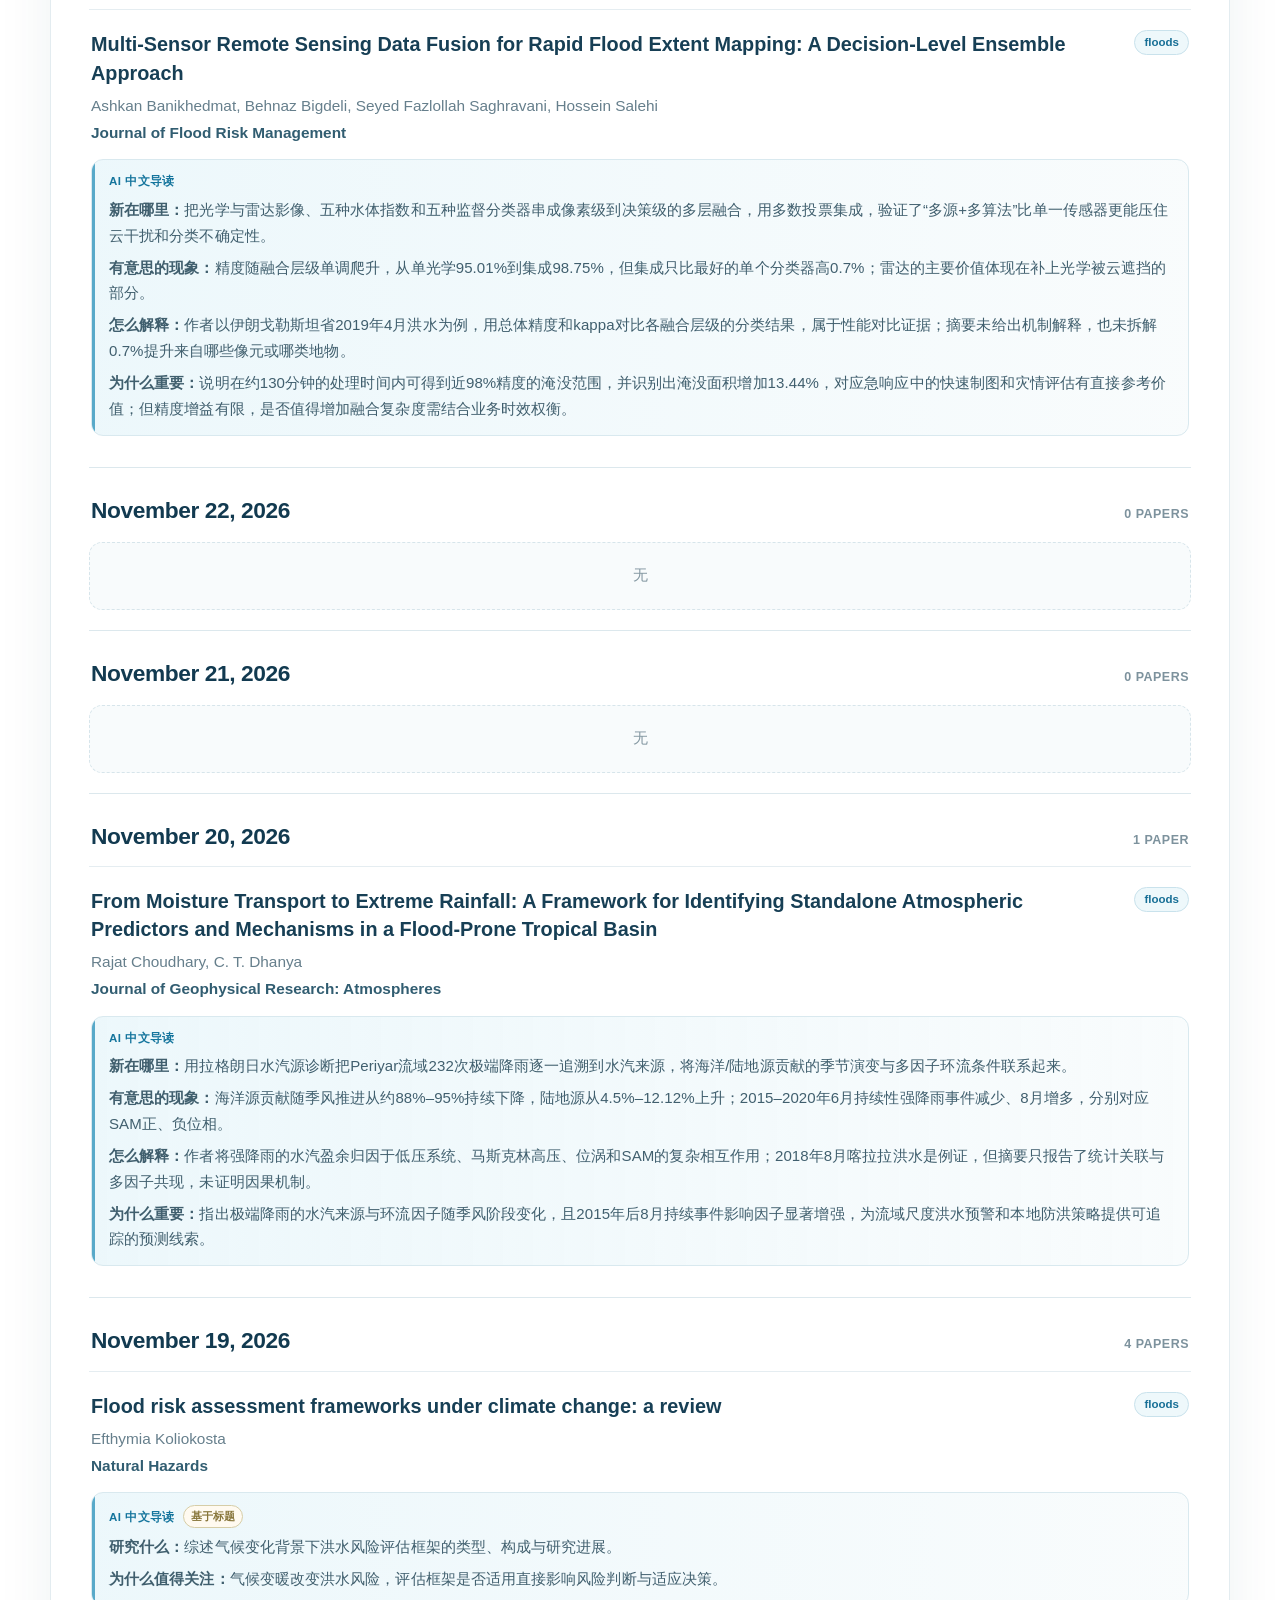
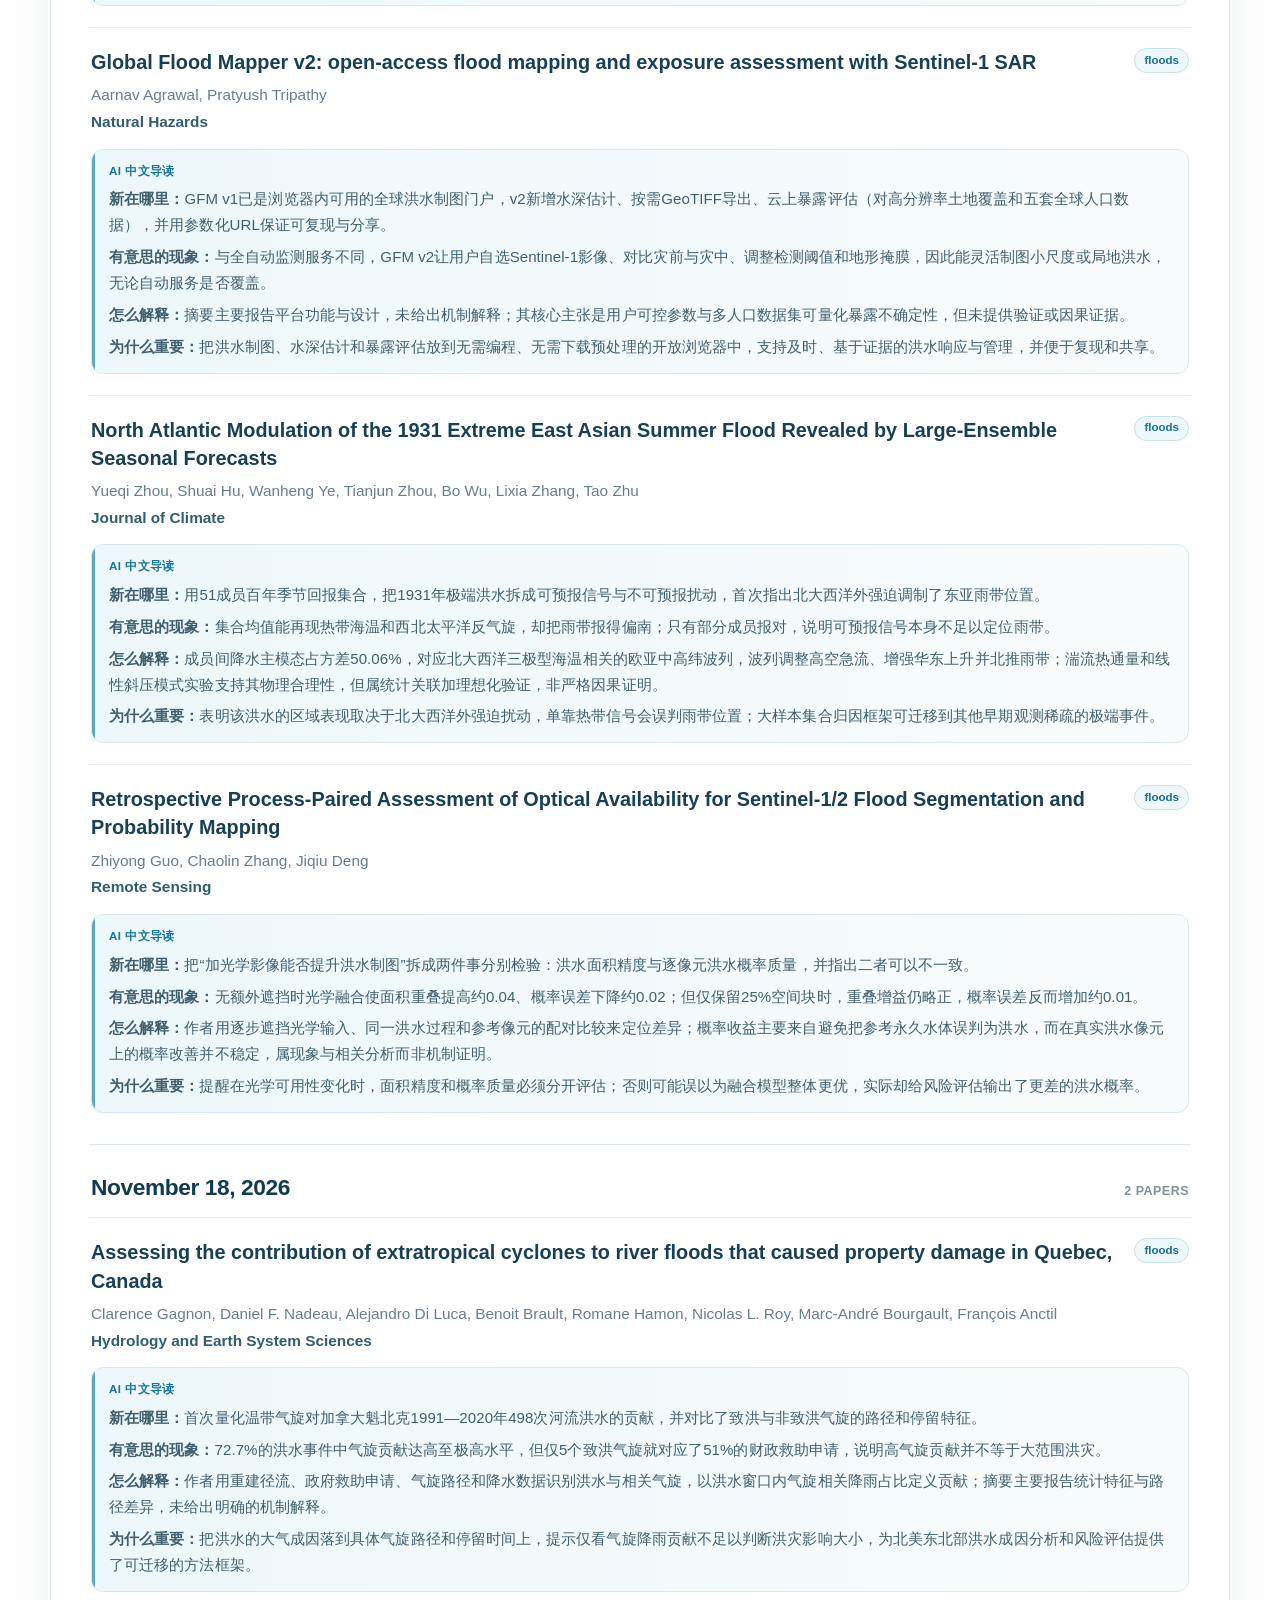
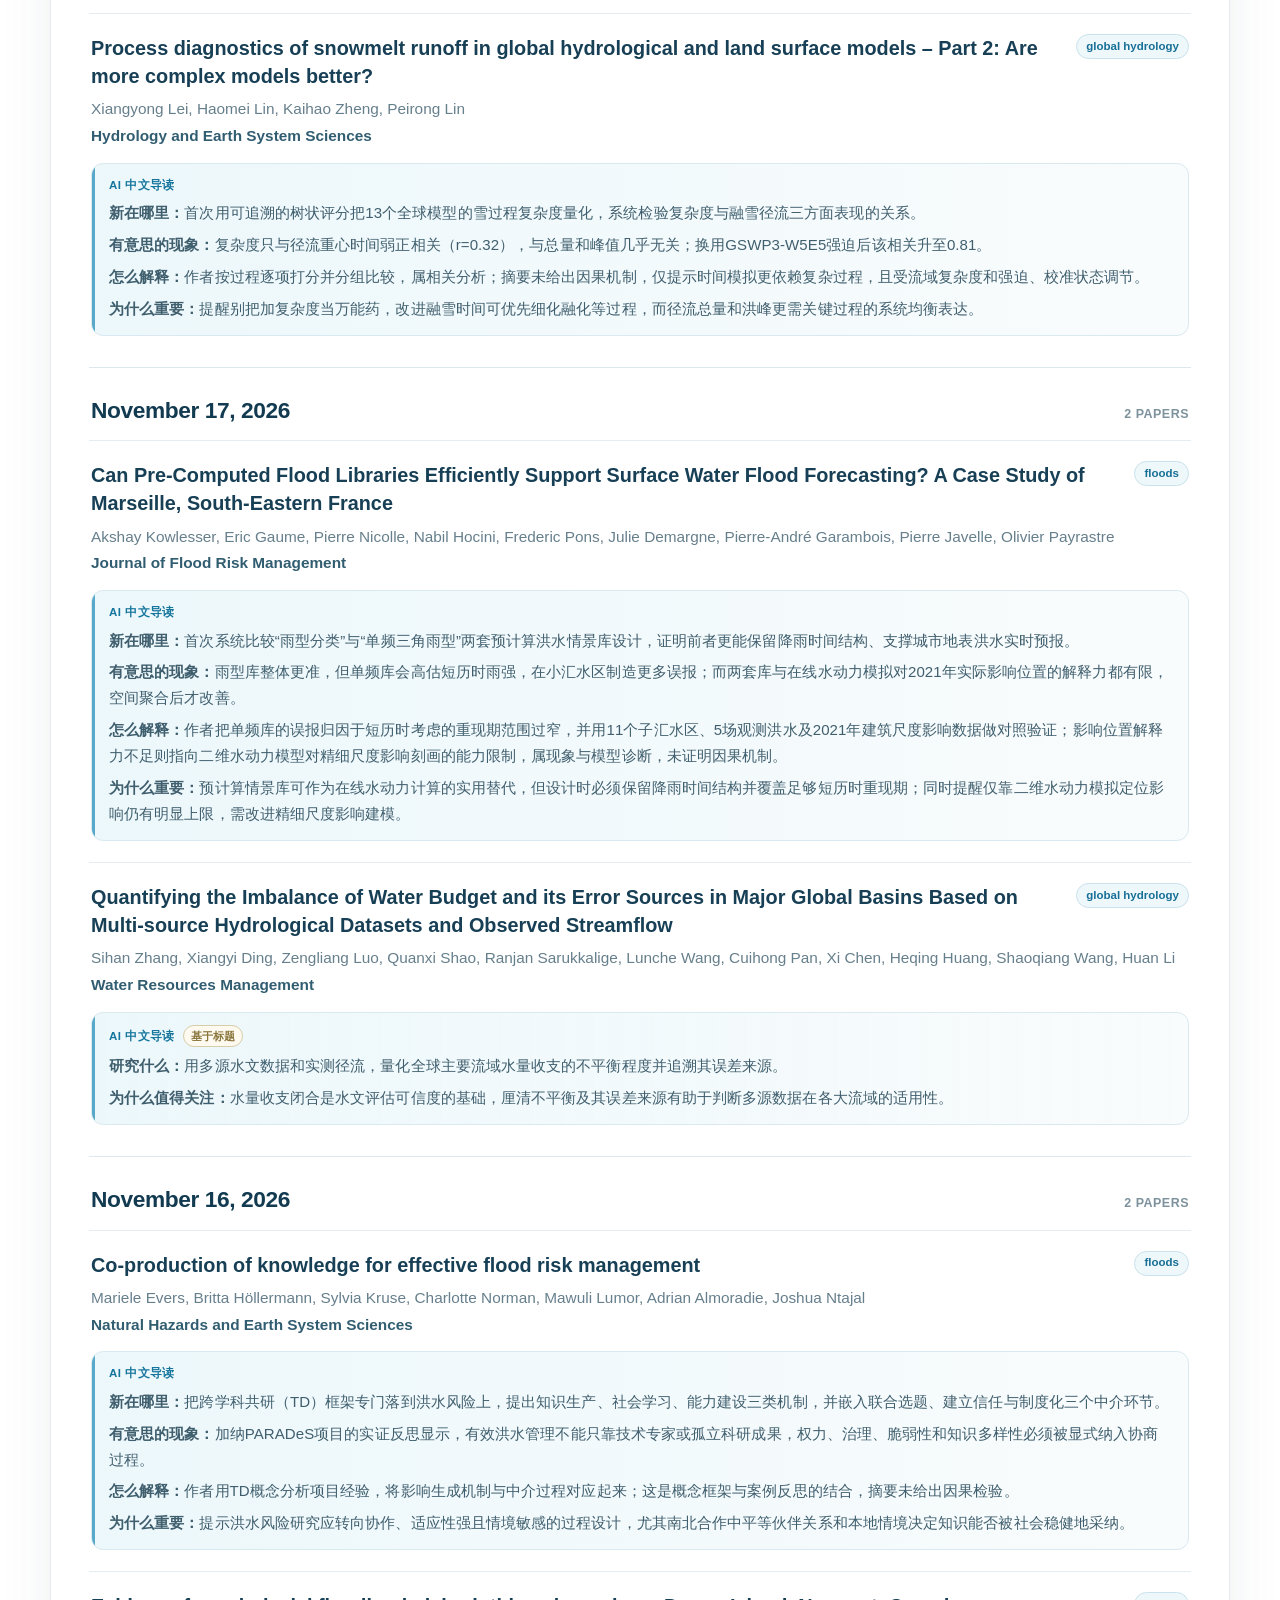
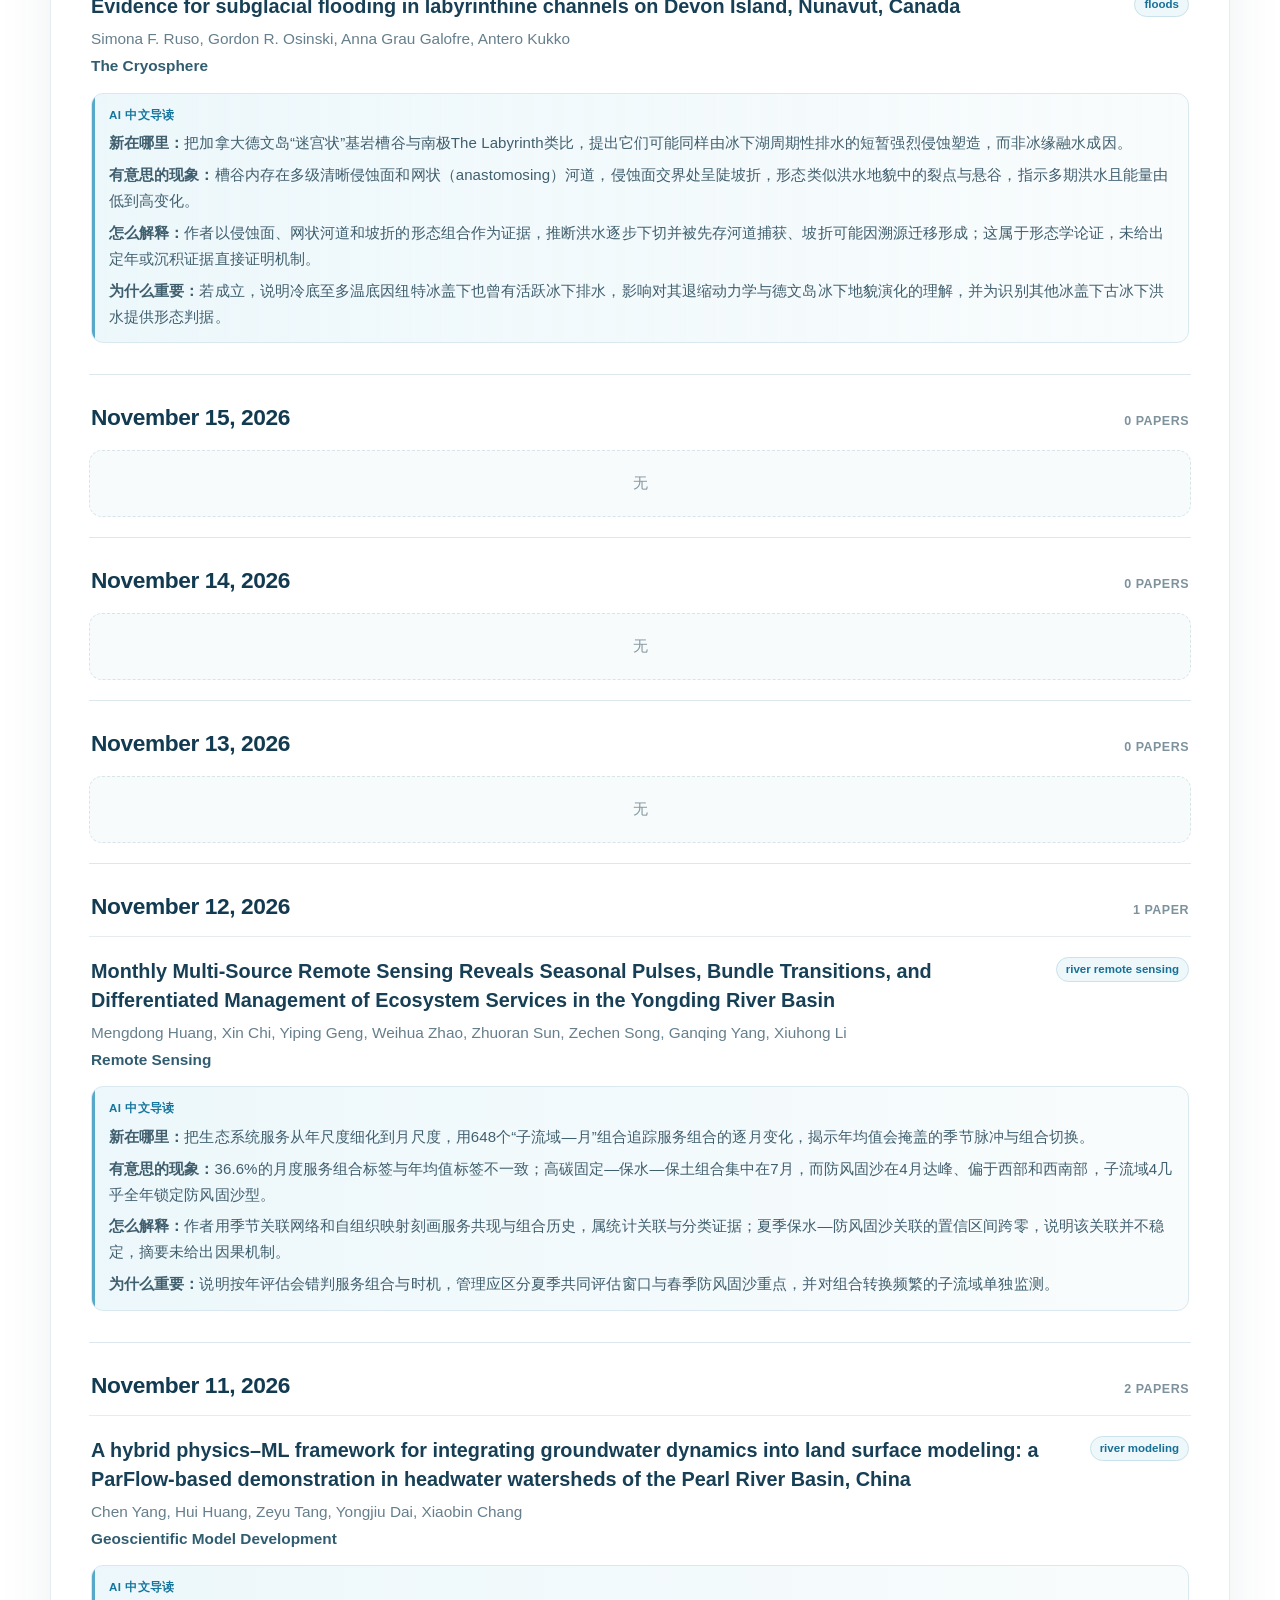
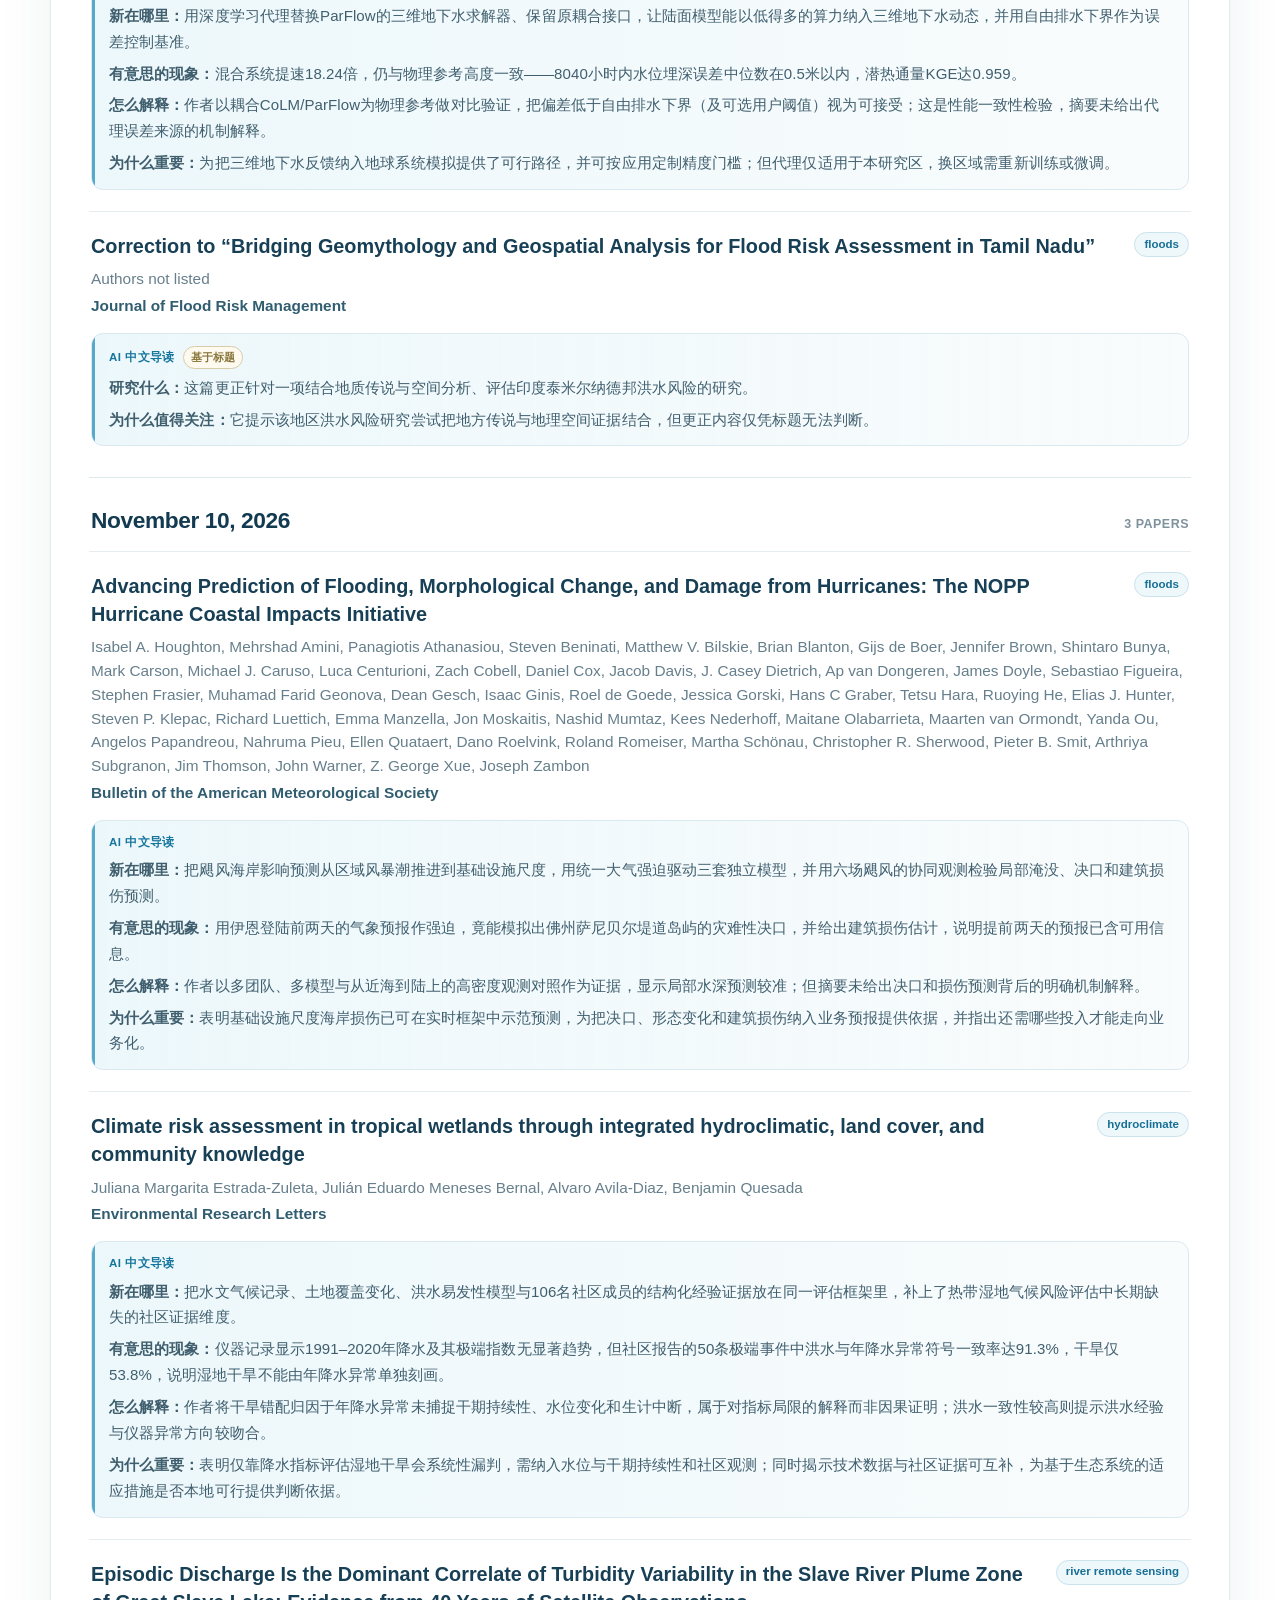
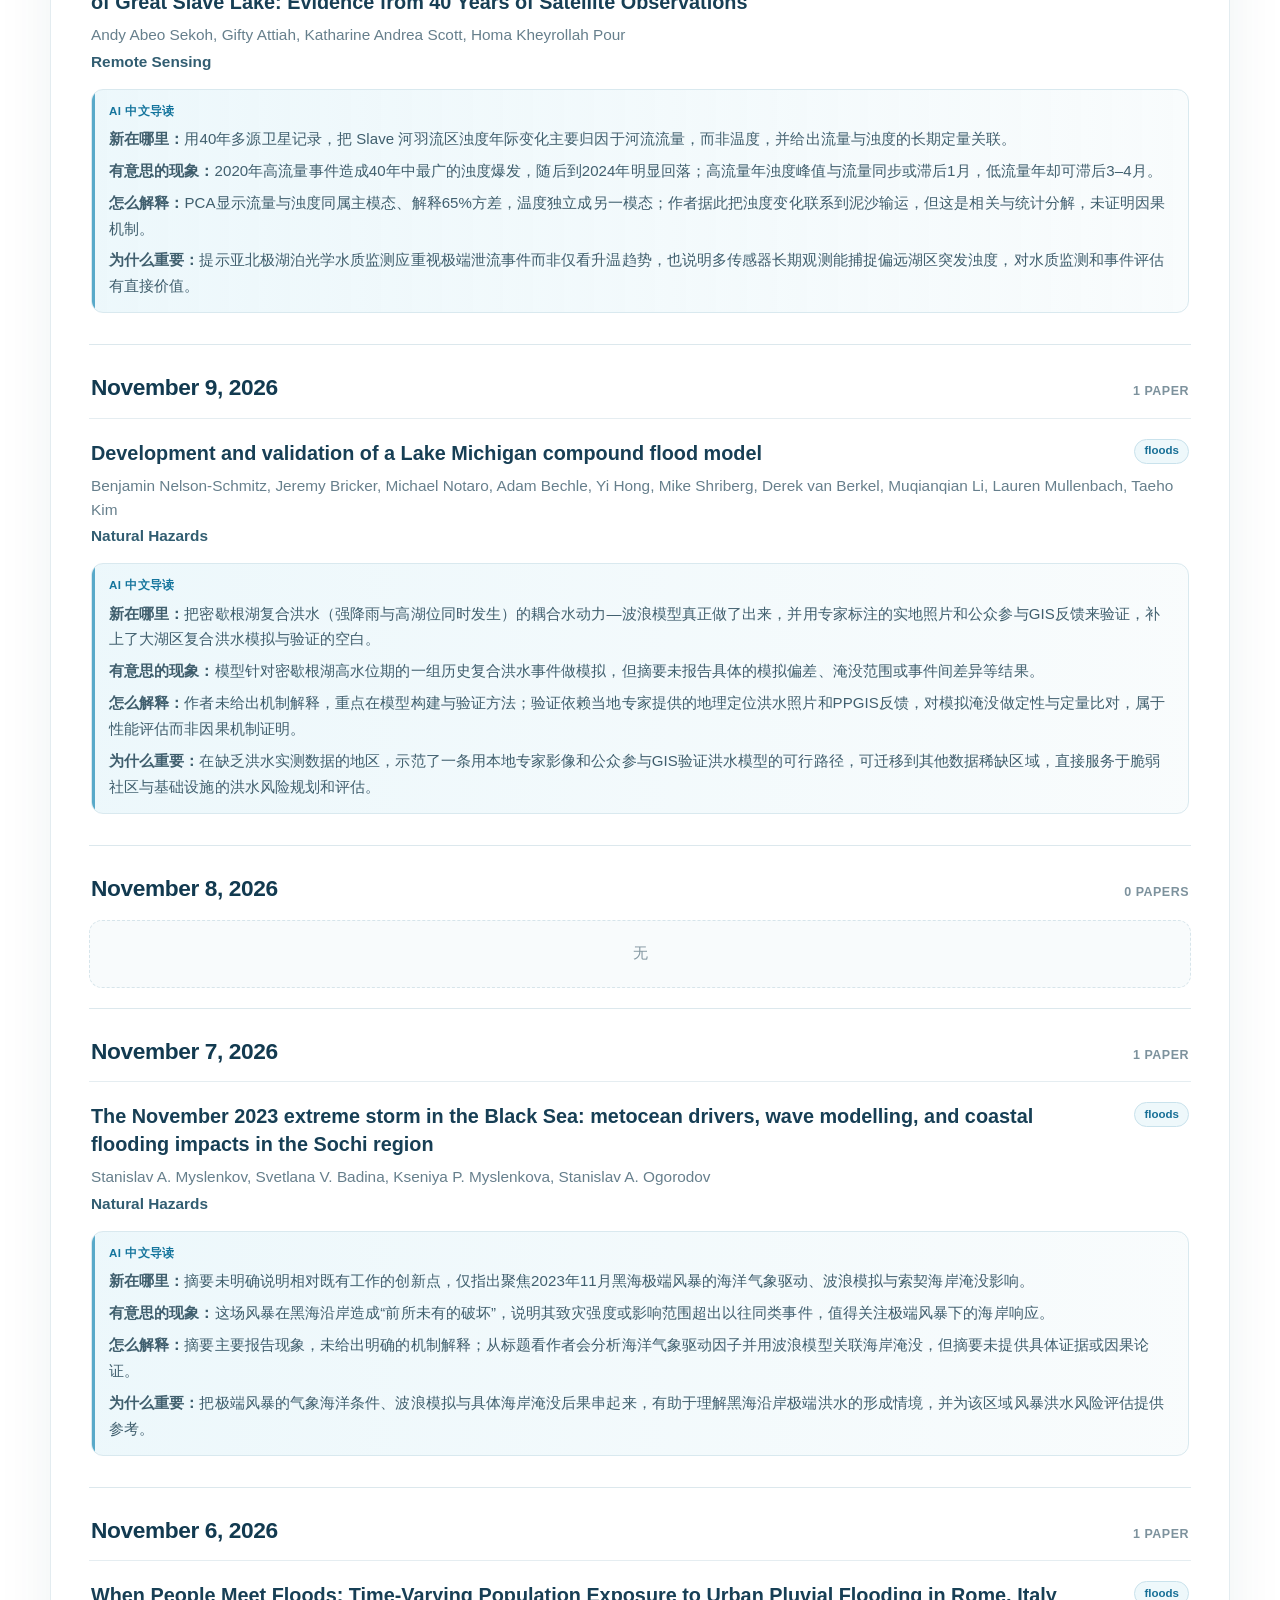
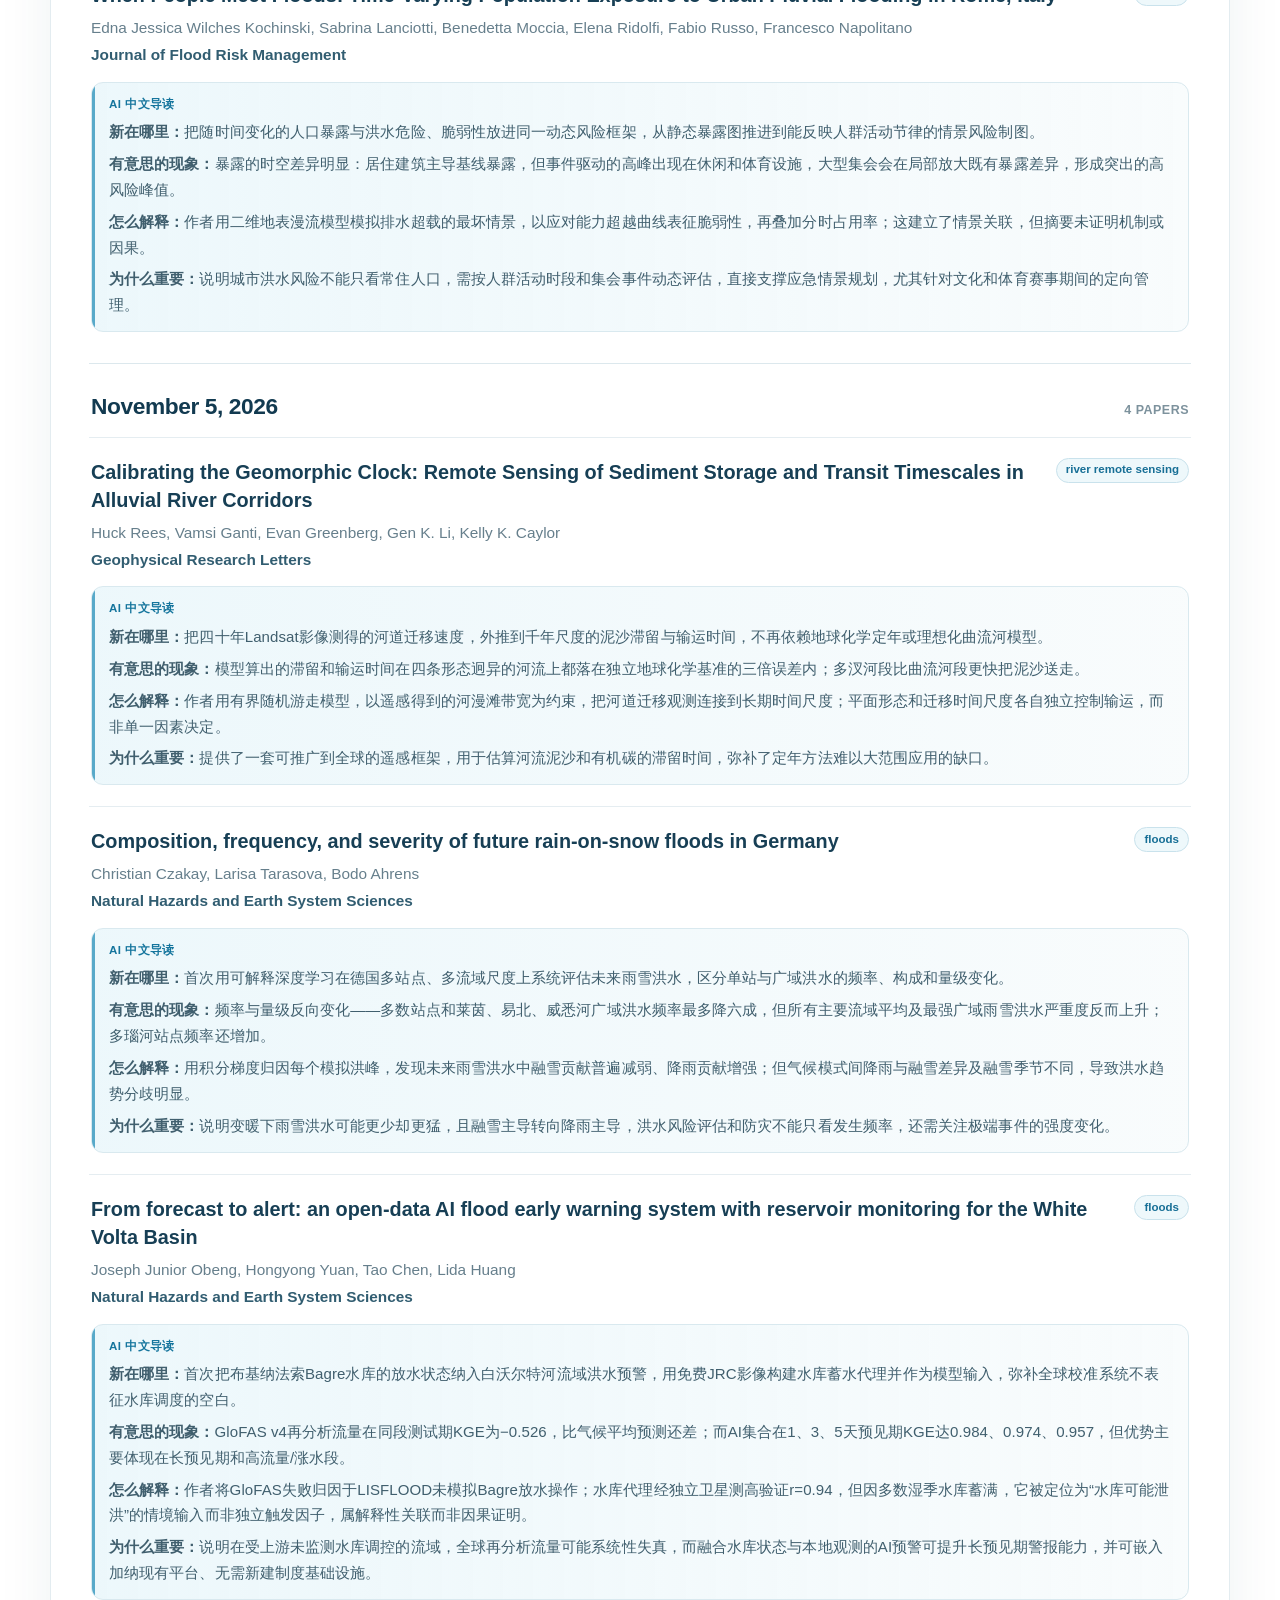
<file: paper-radar.html>
<!DOCTYPE html>
<html lang="en">
<head>
  <meta charset="UTF-8">
  <meta name="viewport" content="width=device-width, initial-scale=1.0">
  <title>Paper Radar | GeoWater Lab @ PKU</title>
  <meta name="description" content="A daily radar of newly published geoscience papers across river modeling, global hydrology, flood-human interaction, river remote sensing, hydroclimate, and floods, with concise AI-generated Chinese research guides.">
    <link rel="canonical" href="https://geowaterpku.github.io/paper-radar.html">
<link rel="stylesheet" href="assets/styles.css">
  <link rel="stylesheet" href="assets/content-refinements.css?v=1">
  <link rel="stylesheet" href="assets/paper-radar.css?v=3">
</head>
<body class="paper-radar-page" data-page="paper-radar">
  <header class="primary-nav">
    <div class="nav-inner">
      <a href="/" class="brand">
        <span class="brand-label">GeoWater Lab</span>
        <span class="brand-subtitle">Peking University</span>
      </a>
      <nav>
        <ul class="nav-links">
          <li><a href="/" data-page="home">Home</a></li>
          <li><a href="people.html" data-page="people">People</a></li>
          <li><a href="current-research.html" data-page="research">Research</a></li>
          <li><a href="publications.html" data-page="publications">Publications</a></li>
          <li><a href="paper-radar.html" data-page="paper-radar" class="active">Paper Radar</a></li>
          <li><a href="teaching.html" data-page="teaching">Teaching</a></li>
          <li><a href="contact.html" data-page="contact">Contact</a></li>
          <li><a href="Resources.html" data-page="resources">Open Data</a></li>
        </ul>
      </nav>
    </div>
  </header>

  <main class="radar-shell">
    <section class="radar-hero">
      <div class="radar-hero__copy">
        <p class="eyebrow">GeoWater Lab · Research Intelligence</p>
        <h1>Paper Radar</h1>
        <p class="radar-intro">Every day, Paper Radar checks Google Scholar for six research themes, verifies exact publication dates using scholarly metadata, and keeps papers from a curated geoscience journal set. For each paper, it retrieves the best available abstract metadata and generates a concise AI Chinese research guide for rapid scanning. The archive retains the latest 30 completed publication days.</p>
      </div>
      <div class="radar-pulse" aria-hidden="true">
        <span class="radar-pulse__ring radar-pulse__ring--1"></span>
        <span class="radar-pulse__ring radar-pulse__ring--2"></span>
        <span class="radar-pulse__ring radar-pulse__ring--3"></span>
        <span class="radar-pulse__dot"></span>
      </div>
    </section>

    <section class="radar-panel" aria-labelledby="radar-results-title">
      <div class="radar-toolbar">
        <div>
          <p class="radar-kicker">Verified publication date · Curated geoscience journals · AI Chinese guides</p>
          <h2 id="radar-results-title">Daily paper archive</h2>
        </div>
        <p id="radar-status" class="radar-status" aria-live="polite">Loading verified papers…</p>
      </div>

      <div id="radar-filters" class="radar-filters" aria-label="Filter papers by research keyword"></div>
      <div id="radar-list" class="radar-list" aria-live="polite"></div>
    </section>
  </main>

  <script src="assets/nav.js?v=8"></script>
  <script src="assets/paper-radar.js?v=3"></script>
</body>
</html>
</file>
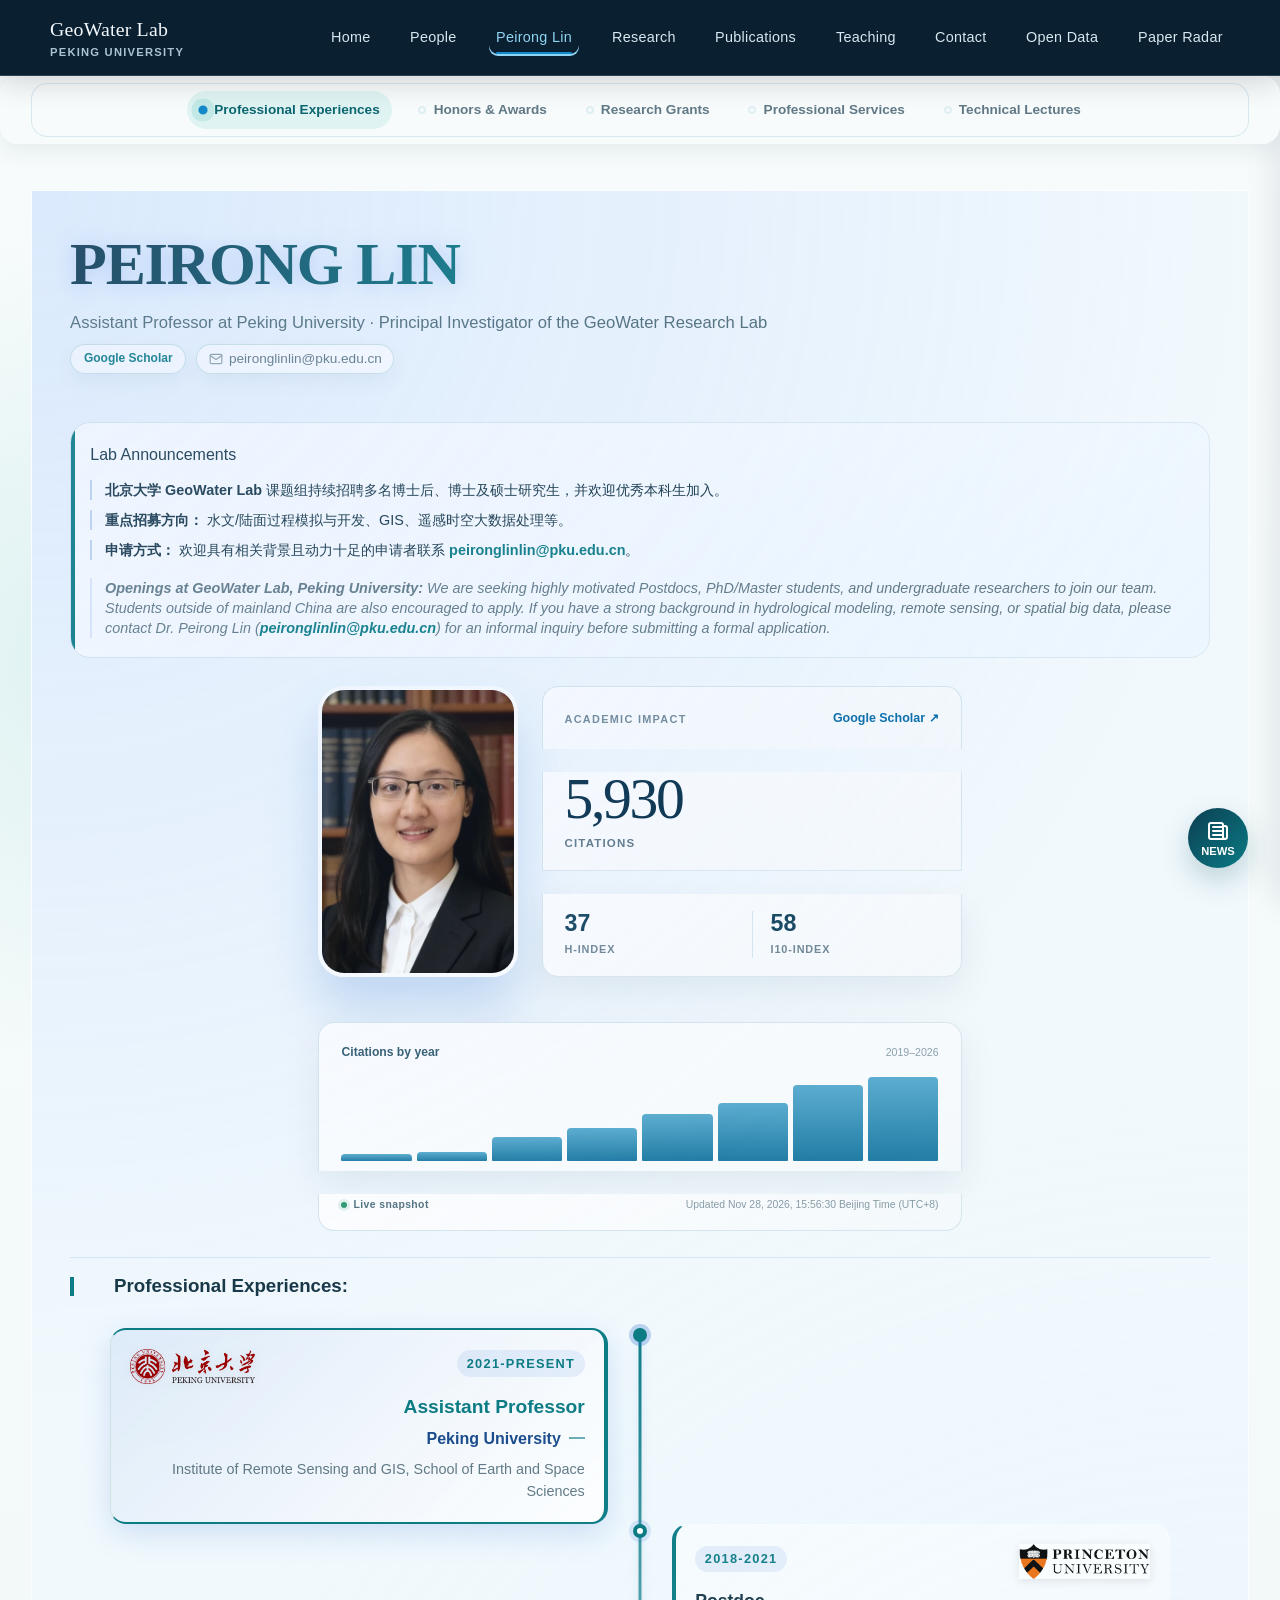
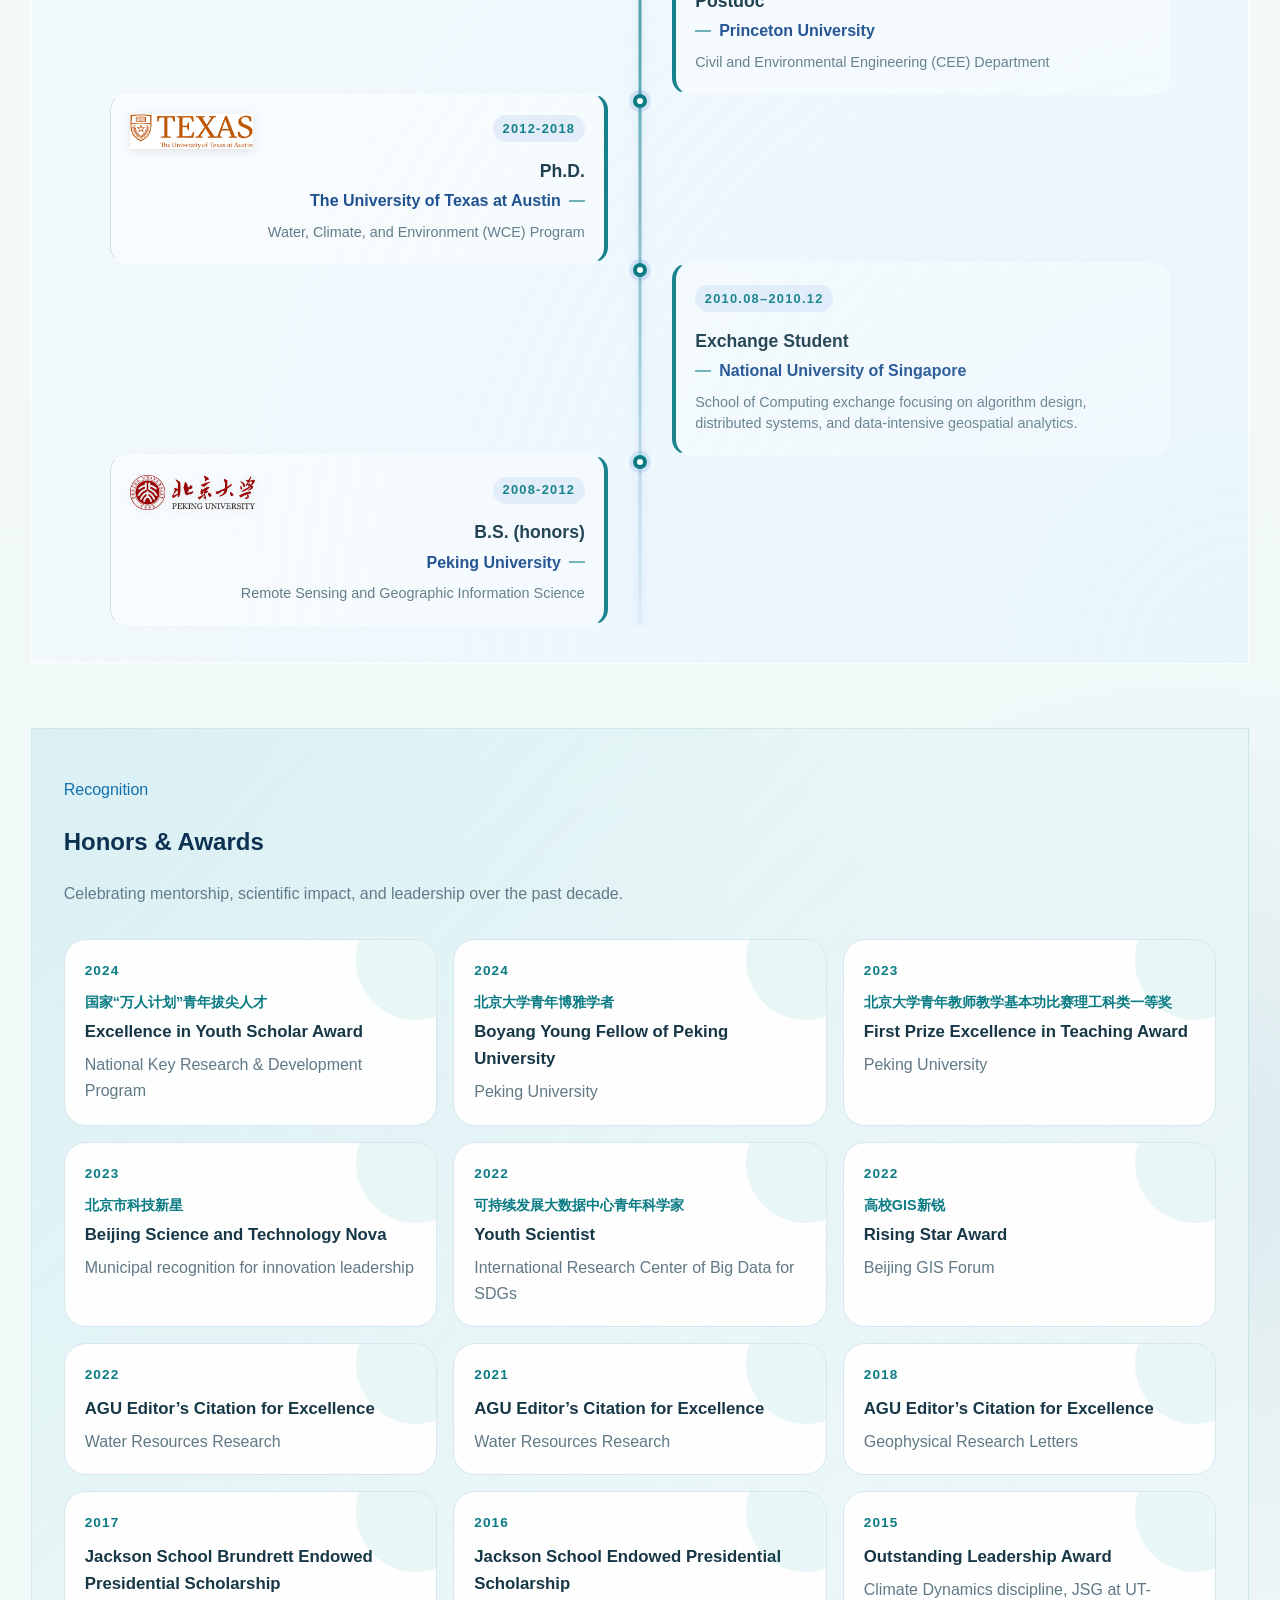
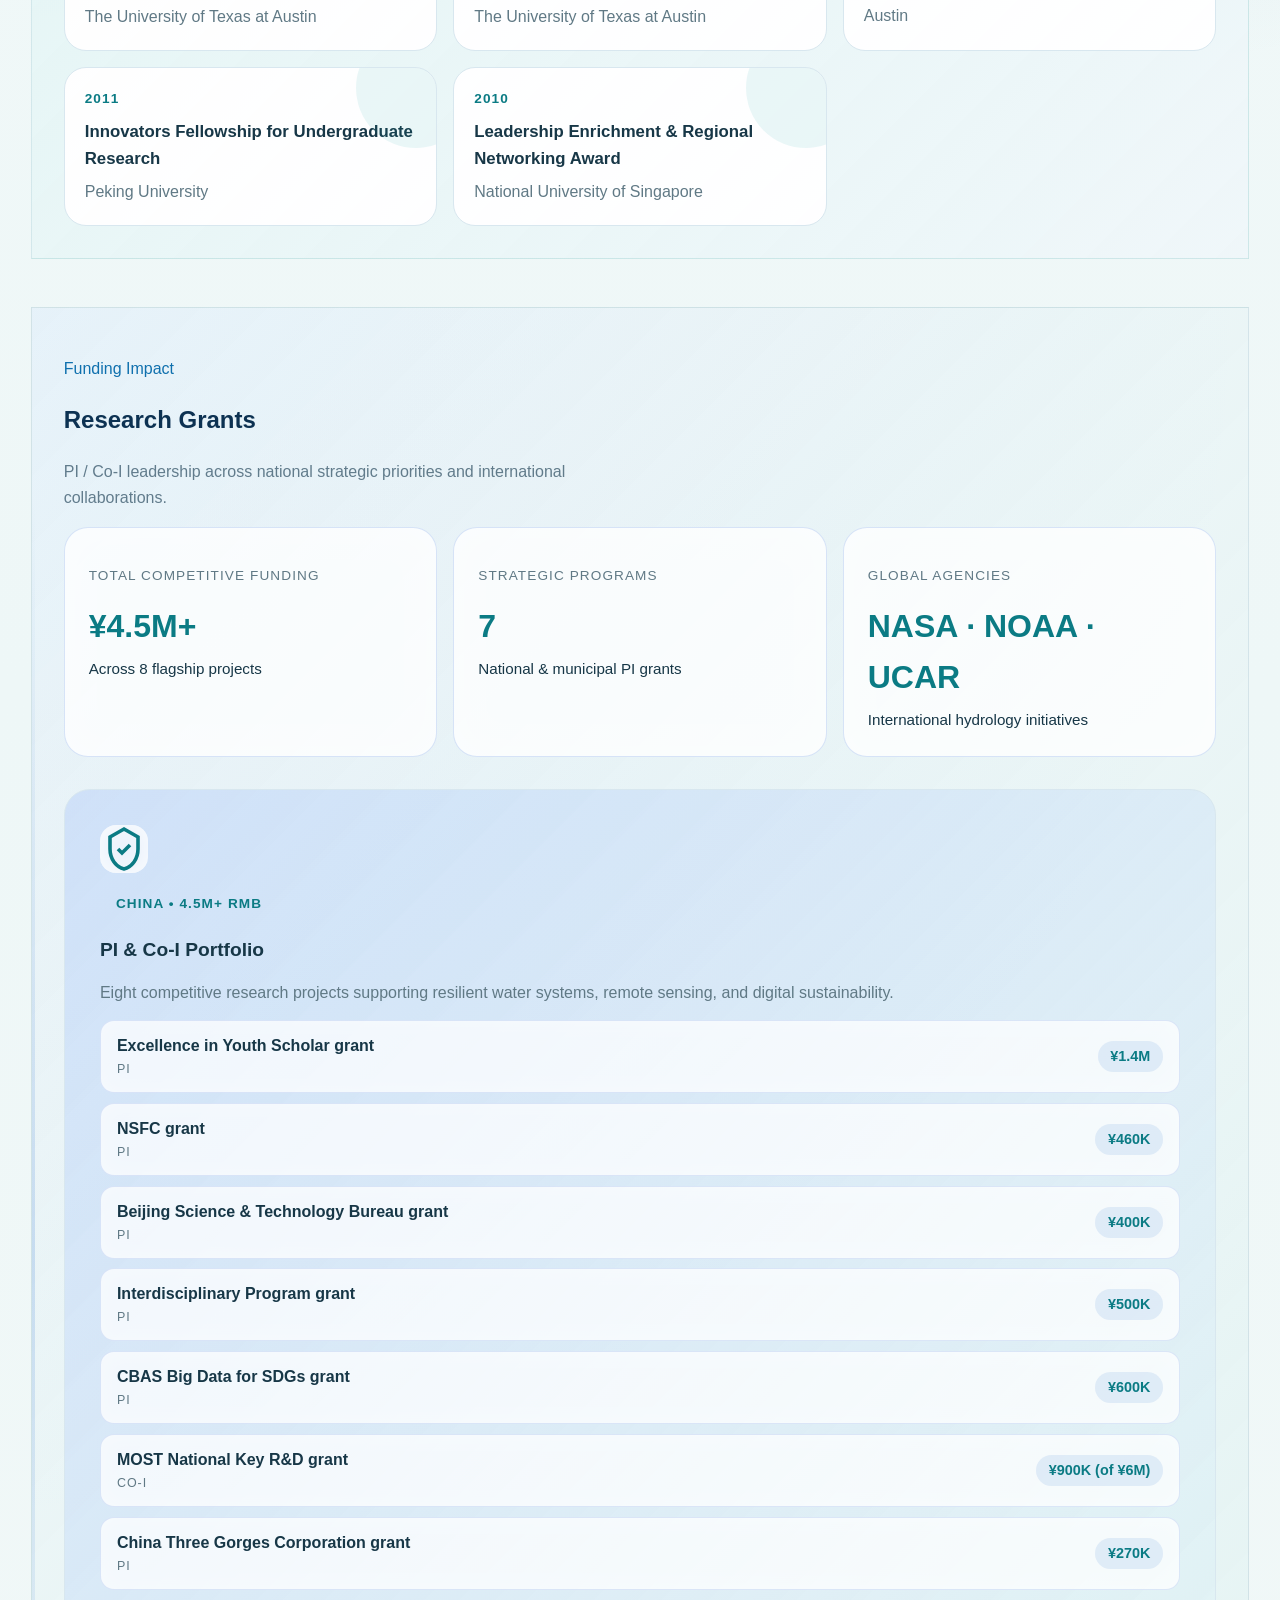
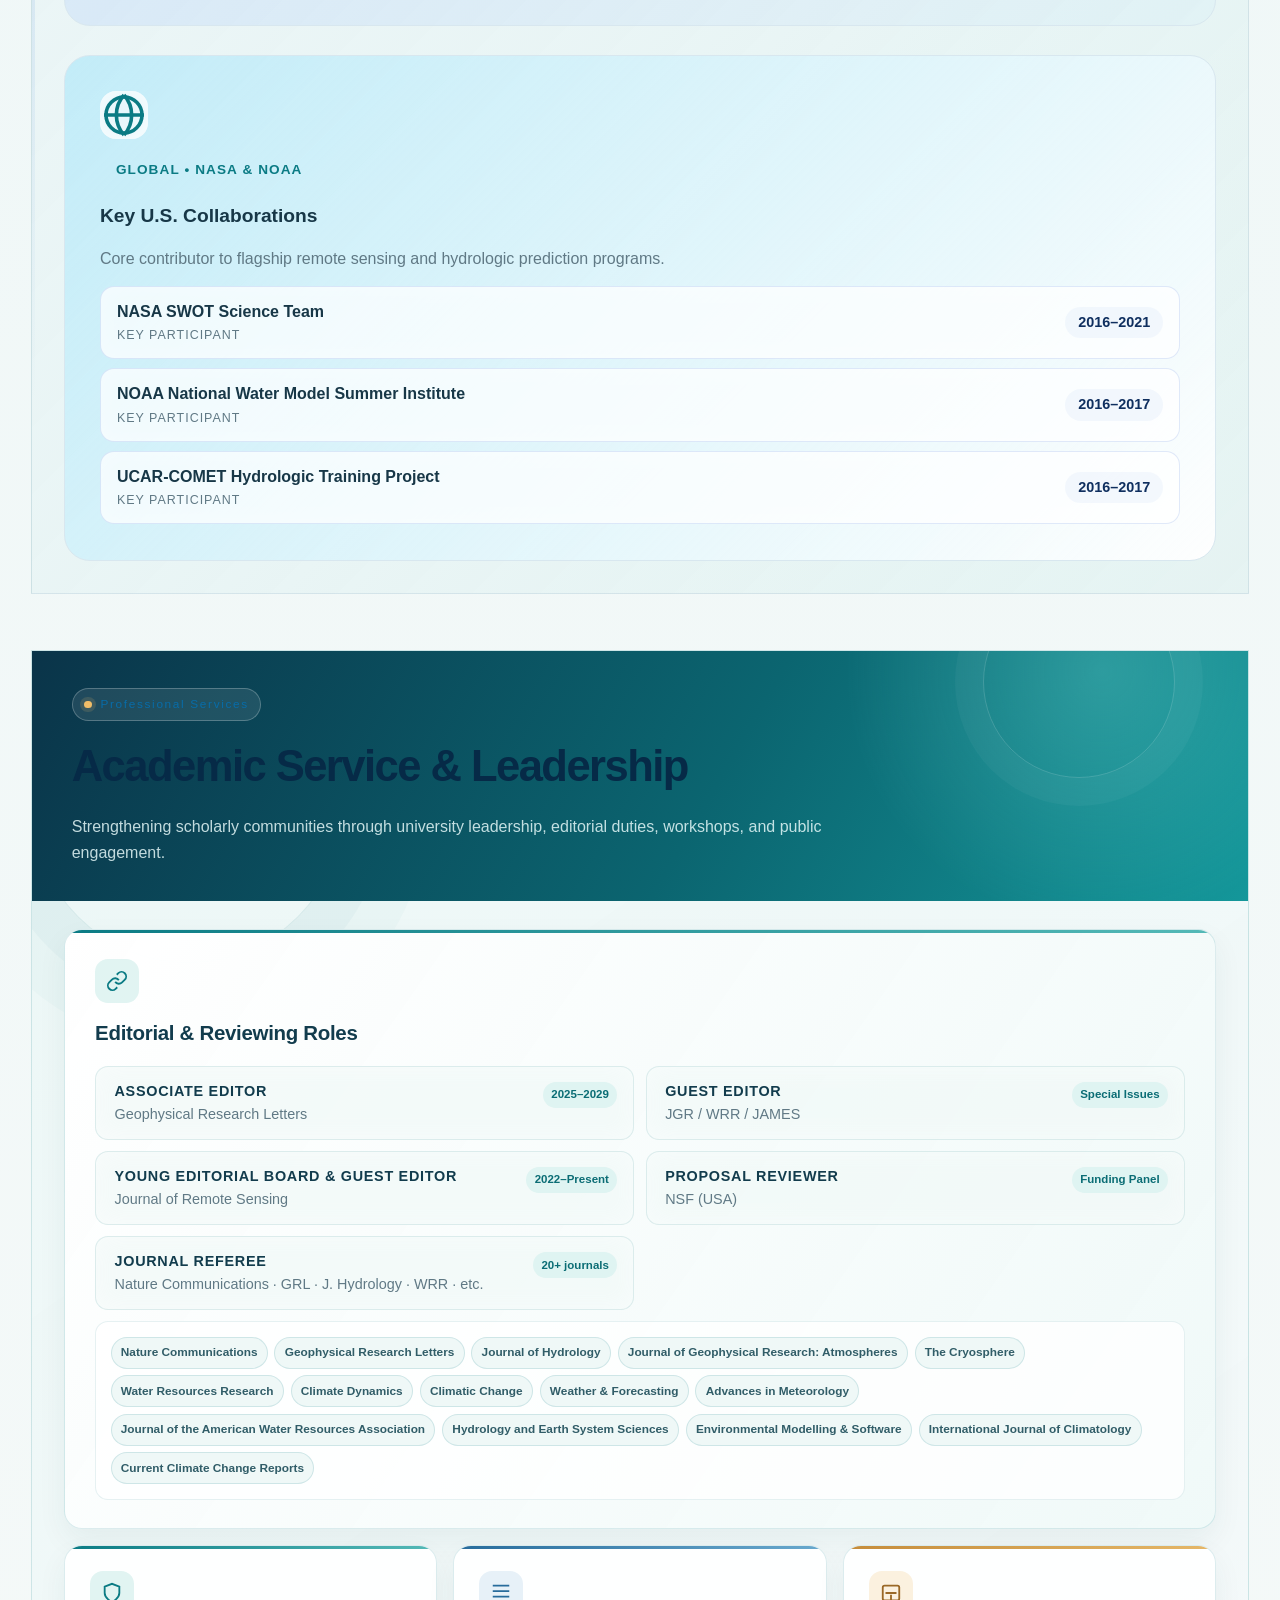
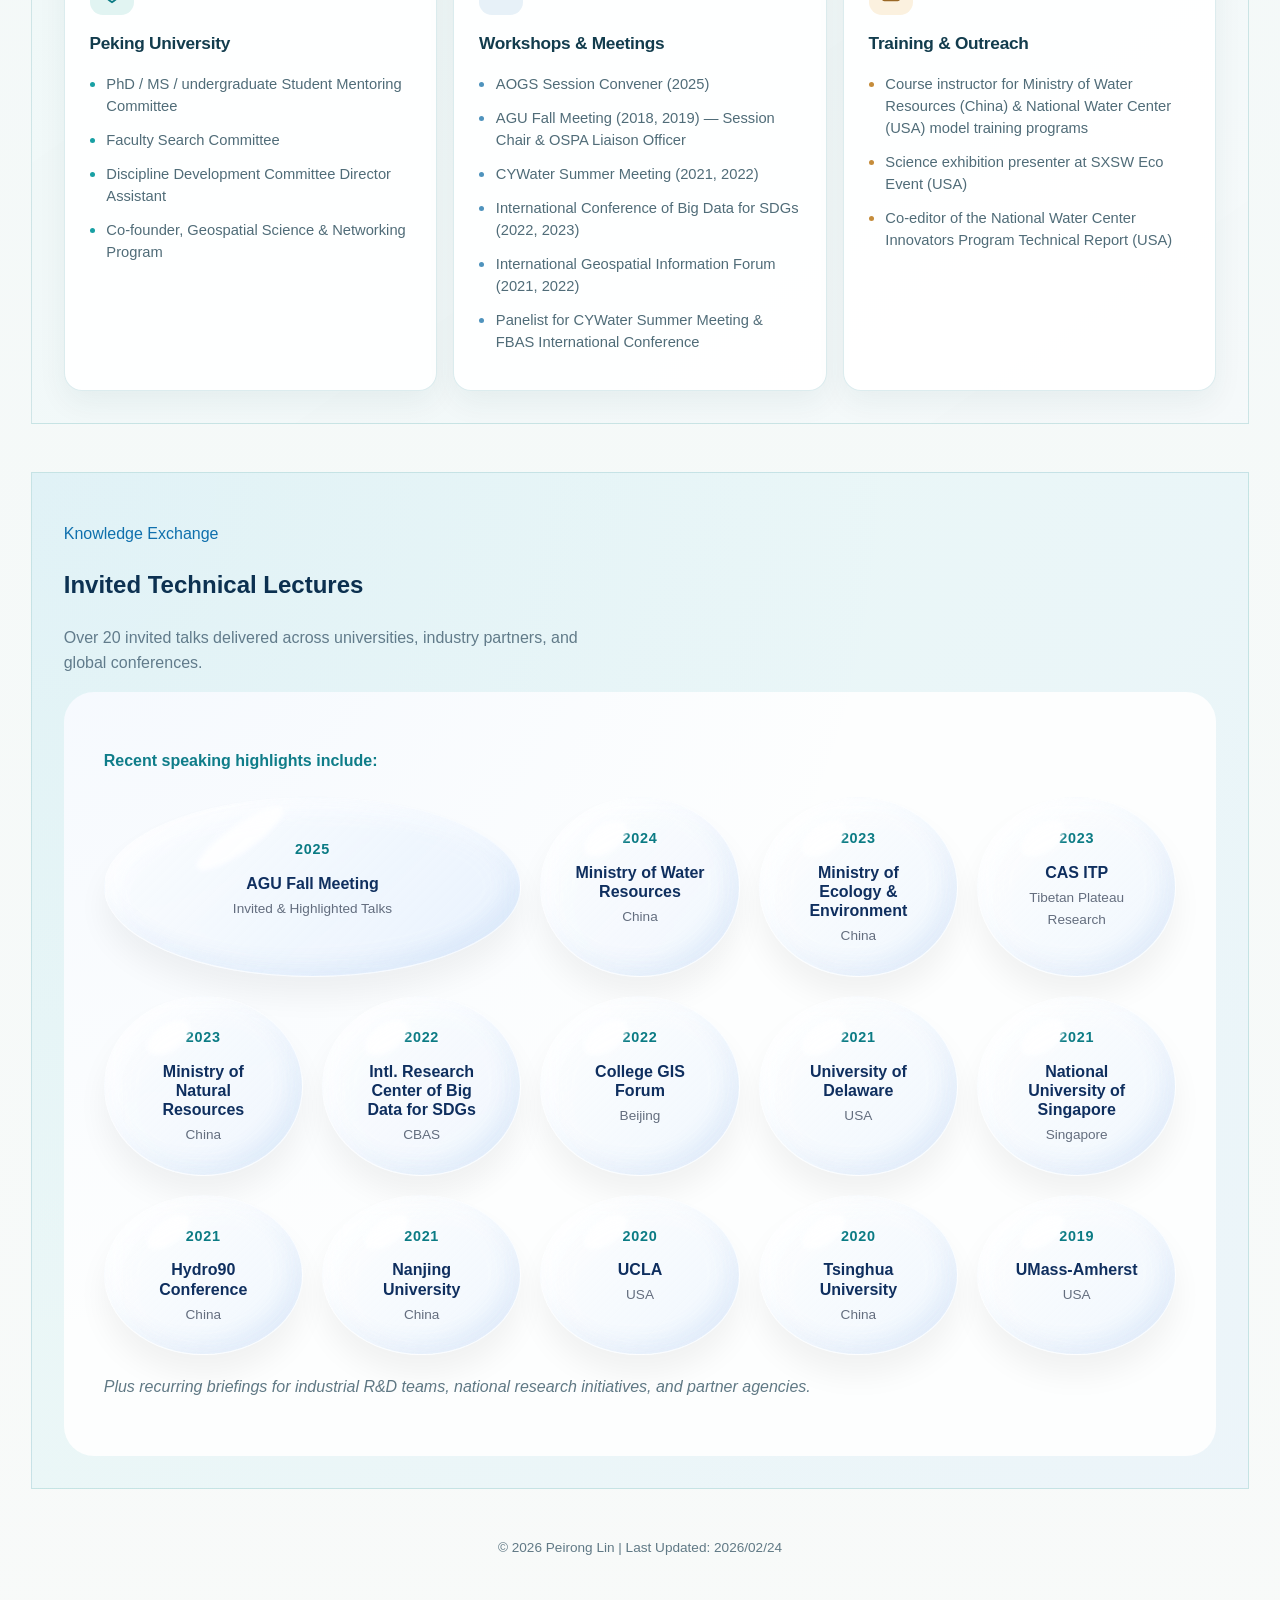
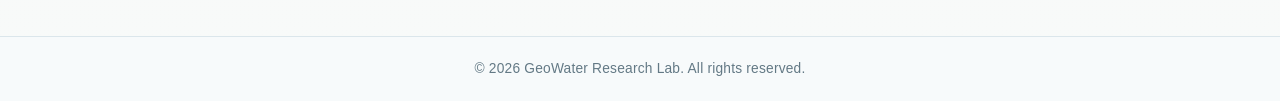
<file: peirong-lin.html>
<!DOCTYPE html>
<html lang="en">
<head>
    <meta charset="UTF-8">
    <meta name="viewport" content="width=device-width, initial-scale=1.0">
    <title>Peirong Lin | Hydrologist and GIS Researcher at Peking University</title>
    <meta name="description" content="Official academic profile of Dr. Peirong Lin, hydrologist and GIS researcher at Peking University and principal investigator of the GeoWater Research Lab.">
      <link rel="canonical" href="https://geowaterpku.github.io/peirong-lin.html">
    <script type="application/ld+json">
    {
      "@context": "https://schema.org",
      "@type": "ProfilePage",
      "@id": "https://geowaterpku.github.io/peirong-lin.html#profile",
      "url": "https://geowaterpku.github.io/peirong-lin.html",
      "name": "Peirong Lin | Academic Profile",
      "mainEntity": {
        "@type": "Person",
        "@id": "https://geowaterpku.github.io/peirong-lin.html#person",
        "name": "Peirong Lin",
        "honorificPrefix": "Dr.",
        "jobTitle": "Assistant Professor",
        "url": "https://geowaterpku.github.io/peirong-lin.html",
        "image": "https://geowaterpku.github.io/assets/headshot.webp",
        "email": "mailto:peironglinlin@pku.edu.cn",
        "description": "Hydrologist and GIS researcher studying global rivers, terrestrial water cycling, remote sensing, river modeling, and flood–human interactions.",
        "affiliation": {
          "@type": "CollegeOrUniversity",
          "name": "Peking University",
          "url": "https://www.pku.edu.cn/"
        },
        "worksFor": {
          "@type": "ResearchOrganization",
          "name": "GeoWater Research Lab",
          "url": "https://geowaterpku.github.io/"
        },
        "alumniOf": [
          {
            "@type": "CollegeOrUniversity",
            "name": "The University of Texas at Austin"
          }
        ],
        "knowsAbout": [
          "Global Hydrology",
          "River Modeling",
          "Remote Sensing",
          "Geographic Information Science",
          "Earth System Modeling",
          "Flood–Human Interactions",
          "Terrestrial Water Cycle"
        ],
        "sameAs": [
          "https://scholar.google.com/citations?user=jCA3MkfZkRoC&hl=en",
          "https://sites.google.com/view/peironglinlin/"
        ]
      }
    }
    </script>

<link rel="stylesheet" href="assets/styles.css">
    <style id="cv-nav-hard-fix">
        html body.home-page.cv-page header.primary-nav {
            background: rgba(3,24,42,.97) !important;
            border-bottom: 1px solid rgba(181,215,231,.2) !important;
            box-shadow: 0 8px 28px rgba(0,0,0,.14) !important;
            backdrop-filter: blur(16px) !important;
            -webkit-backdrop-filter: blur(16px) !important;
        }
        html body.home-page.cv-page header.primary-nav .brand-label { color:#f3f8fb !important; }
        html body.home-page.cv-page header.primary-nav .brand-subtitle { color:#a9c4d4 !important; }
        html body.home-page.cv-page header.primary-nav .nav-links>li>a {
            color:#d7e7ef !important;
            background:transparent !important;
        }
        html body.home-page.cv-page header.primary-nav .nav-links>li>a:hover {
            color:#fff !important;
            background:transparent !important;
        }
        html body.home-page.cv-page header.primary-nav .nav-links>li>a.active {
            color:#8fd5f3 !important;
            background:transparent !important;
            box-shadow:inset 0 -2px #8fd5f3 !important;
        }
    </style>

    <style id="peirong-profile-theme">
        /* Page-specific palette: river teal, deep water blue, and restrained warm accents. */
        body.cv-page {
            --accent: #0b7b84;
            --accent-light: #dff4f2;
            --accent-weak: rgba(11, 123, 132, 0.09);
            --text: #173747;
            --muted: #607985;
            --border: #cfe3e4;
            background:
                radial-gradient(circle at 8% 8%, rgba(65, 181, 181, 0.13), transparent 26rem),
                radial-gradient(circle at 92% 34%, rgba(30, 106, 145, 0.10), transparent 32rem),
                linear-gradient(180deg, #f7fbfb 0%, #eef7f7 48%, #f8faf9 100%) !important;
            color: var(--text);
        }

        body.cv-page .page {
            background: transparent;
        }

        body.cv-page .cool-title {
            background: linear-gradient(105deg, #0b3348 0%, #0b7580 58%, #22a2a5 100%);
            -webkit-background-clip: text;
            background-clip: text;
            color: transparent;
            -webkit-text-fill-color: transparent;
        }

        body.cv-page .profile-subtitle {
            color: #4f6d78;
        }

        body.cv-page .gs-link,
        body.cv-page .email-badge {
            border-color: rgba(11, 123, 132, 0.20);
            background: rgba(255, 255, 255, 0.82);
            box-shadow: 0 8px 20px rgba(12, 65, 77, 0.06);
        }

        body.cv-page .gs-link:hover {
            color: #ffffff;
            border-color: #0b7b84;
            background: #0b7b84;
        }

        body.cv-page .home-section .section-heading h2 {
            color: #123c4d;
        }

        body.cv-page .home-section .eyebrow {
            color: #0b7b84;
        }

        body.cv-page .home-sidebar .timeline-dot.active .dot {
            background: #18a0a4;
            box-shadow: 0 0 0 6px rgba(24, 160, 164, 0.14);
        }

        body.cv-page .home-sidebar .timeline-dot.active .year-label {
            color: #0b6570;
        }

        body.cv-page .honors-section {
            border: 1px solid rgba(11, 123, 132, 0.12);
            background: linear-gradient(135deg, rgba(222, 244, 242, 0.78), rgba(239, 247, 250, 0.92));
            box-shadow: 0 24px 56px rgba(16, 68, 80, 0.08);
        }

        body.cv-page .honor-card {
            border-color: rgba(11, 123, 132, 0.14);
            box-shadow: 0 14px 34px rgba(16, 68, 80, 0.07);
        }

        body.cv-page .honor-card::after {
            background: rgba(24, 160, 164, 0.09);
        }

        body.cv-page .grants-section {
            border: 1px solid rgba(25, 91, 122, 0.12);
            background: linear-gradient(135deg, rgba(239, 247, 249, 0.96), rgba(226, 242, 241, 0.78));
            box-shadow: 0 24px 56px rgba(16, 68, 80, 0.07);
        }

        body.cv-page .lectures-section {
            border-color: rgba(11, 123, 132, 0.16);
            background: linear-gradient(125deg, rgba(232, 247, 245, 0.94), rgba(235, 244, 249, 0.94));
        }

        body.cv-page .news-toggle-btn {
            background: linear-gradient(135deg, #0b3f53, #0b7b84);
            box-shadow: 0 12px 30px rgba(10, 82, 94, 0.24);
        }

        /* Professional Services: one editorial anchor card + three balanced leadership cards. */
        body.cv-page .services-section {
            position: relative;
            overflow: hidden;
            margin-top: 3.5rem;
            padding: 0 2rem 2rem;
            border: 1px solid rgba(11, 123, 132, 0.16);
            border-radius: 30px;
            background: linear-gradient(145deg, rgba(235, 247, 246, 0.96), rgba(245, 249, 250, 0.98));
            box-shadow: 0 28px 64px rgba(11, 65, 78, 0.12);
        }

        body.cv-page .services-section::before {
            content: "";
            position: absolute;
            right: -90px;
            bottom: -110px;
            width: 310px;
            height: 310px;
            border: 1px solid rgba(11, 123, 132, 0.10);
            border-radius: 50%;
            box-shadow:
                0 0 0 42px rgba(11, 123, 132, 0.035),
                0 0 0 84px rgba(11, 123, 132, 0.025);
            pointer-events: none;
        }

        body.cv-page .services-section .section-heading {
            position: relative;
            z-index: 1;
            margin: 0 -2rem 1.75rem;
            padding: 2.35rem 2.5rem 2.15rem;
            overflow: hidden;
            background:
                radial-gradient(circle at 88% 8%, rgba(113, 220, 214, 0.30), transparent 16rem),
                linear-gradient(120deg, #0a3449 0%, #0b6570 56%, #14979a 100%);
        }

        body.cv-page .services-section .section-heading::after {
            content: "";
            position: absolute;
            top: -65px;
            right: 6%;
            width: 190px;
            height: 190px;
            border: 1px solid rgba(255, 255, 255, 0.16);
            border-radius: 50%;
            box-shadow: 0 0 0 28px rgba(255, 255, 255, 0.035);
        }

        body.cv-page .services-section .section-heading .eyebrow {
            position: relative;
            z-index: 1;
            display: inline-flex;
            align-items: center;
            gap: 0.55rem;
            margin: 0 0 0.7rem;
            padding: 0.38rem 0.72rem;
            border: 1px solid rgba(255, 255, 255, 0.24);
            border-radius: 999px;
            color: #d8fffb;
            background: rgba(255, 255, 255, 0.09);
            font-size: 0.74rem;
            letter-spacing: 0.14em;
        }

        body.cv-page .services-section .section-heading .eyebrow::before {
            content: "";
            width: 0.46rem;
            height: 0.46rem;
            border-radius: 50%;
            background: #f1bd68;
            box-shadow: 0 0 0 4px rgba(241, 189, 104, 0.14);
        }

        body.cv-page .services-section .section-heading h2 {
            position: relative;
            z-index: 1;
            max-width: 760px;
            margin: 0;
            color: #ffffff;
            font-size: clamp(2rem, 3.4vw, 3rem);
            letter-spacing: -0.035em;
        }

        body.cv-page .services-section .section-subtitle {
            position: relative;
            z-index: 1;
            max-width: 760px;
            margin: 0.75rem 0 0;
            color: rgba(236, 253, 252, 0.82);
            font-size: 1rem;
            line-height: 1.65;
        }

        body.cv-page .services-grid {
            position: relative;
            z-index: 1;
            display: grid;
            grid-template-columns: repeat(3, minmax(0, 1fr));
            gap: 1rem;
            margin-top: 0;
        }

        body.cv-page .service-block {
            position: relative;
            min-width: 0;
            padding: 1.55rem;
            overflow: hidden;
            border: 1px solid rgba(11, 123, 132, 0.14);
            border-radius: 18px;
            background: rgba(255, 255, 255, 0.92);
            box-shadow: 0 12px 30px rgba(13, 65, 76, 0.06);
            transition: transform 0.25s ease, box-shadow 0.25s ease, border-color 0.25s ease;
        }

        body.cv-page .service-block::after {
            content: "";
            position: absolute;
            inset: 0 0 auto;
            height: 3px;
            background: linear-gradient(90deg, #0b7b84, #54b9b7);
        }

        body.cv-page .service-block:nth-child(3)::after {
            background: linear-gradient(90deg, #286c9c, #69a9ce);
        }

        body.cv-page .service-block:nth-child(4)::after {
            background: linear-gradient(90deg, #c58c3b, #e5b769);
        }

        body.cv-page .service-block:first-child {
            grid-column: 1 / -1;
            padding: 1.8rem 1.9rem;
            background:
                linear-gradient(125deg, rgba(255, 255, 255, 0.98), rgba(239, 249, 248, 0.94));
        }

        body.cv-page .service-block:hover {
            transform: translateY(-3px);
            border-color: rgba(11, 123, 132, 0.32);
            box-shadow: 0 18px 38px rgba(13, 65, 76, 0.11);
        }

        body.cv-page .service-icon {
            display: grid;
            place-items: center;
            width: 44px;
            height: 44px;
            margin: 0 0 0.9rem;
            border-radius: 13px;
            color: #0b7b84;
            background: #e1f4f2;
        }

        body.cv-page .service-icon svg {
            width: 22px;
            height: 22px;
        }

        body.cv-page .service-block:nth-child(3) .service-icon {
            color: #286c9c;
            background: #e7f1f8;
        }

        body.cv-page .service-block:nth-child(4) .service-icon {
            color: #9a6826;
            background: #fbf1df;
        }

        body.cv-page .service-block h3 {
            margin: 0 0 1rem;
            color: #123c4d;
            font-size: 1.08rem;
            letter-spacing: -0.015em;
        }

        body.cv-page .service-block:first-child h3 {
            font-size: 1.28rem;
        }

        body.cv-page .editorial-list {
            display: grid;
            grid-template-columns: repeat(2, minmax(0, 1fr));
            gap: 0.72rem;
        }

        body.cv-page .editorial-list > li {
            min-width: 0;
            margin: 0;
            padding: 0.9rem 1rem 0.9rem 1.15rem;
            border: 1px solid rgba(11, 123, 132, 0.10);
            border-radius: 13px;
            background: rgba(241, 249, 248, 0.78);
        }

        body.cv-page .editorial-list > li::before {
            left: 0.38rem;
            top: 1.18rem;
            width: 5px;
            height: 5px;
            overflow: hidden;
            border-radius: 50%;
            color: transparent;
            background: #18a0a4;
        }

        body.cv-page .editorial-list > li:last-child {
            grid-column: 1 / -1;
            padding: 0.9rem;
            background: rgba(255, 255, 255, 0.78);
        }

        body.cv-page .editorial-list > li:last-child::before {
            display: none;
        }

        body.cv-page .editorial-line {
            display: flex;
            align-items: flex-start;
            justify-content: space-between;
            gap: 0.9rem;
        }

        body.cv-page .editorial-role {
            display: block;
            color: #123c4d;
            font-weight: 700;
            line-height: 1.35;
        }

        body.cv-page .editorial-target {
            display: block;
            margin-top: 0.2rem;
            color: #607985;
            font-size: 0.9rem;
            line-height: 1.4;
        }

        body.cv-page .editorial-meta {
            flex: 0 0 auto;
            padding: 0.24rem 0.52rem;
            border-radius: 999px;
            color: #0b6d75;
            background: #dff4f2;
            font-size: 0.72rem;
            font-weight: 700;
            white-space: nowrap;
        }

        body.cv-page .service-list:not(.editorial-list) li {
            margin-bottom: 0.74rem;
            padding-left: 1.05rem;
            color: #506c78;
            font-size: 0.92rem;
            line-height: 1.5;
        }

        body.cv-page .service-list:not(.editorial-list) li::before {
            top: 0.56rem;
            width: 5px;
            height: 5px;
            overflow: hidden;
            border-radius: 50%;
            color: transparent;
            background: #18a0a4;
        }

        body.cv-page .service-block:nth-child(3) .service-list li::before {
            background: #4f93bd;
        }

        body.cv-page .service-block:nth-child(4) .service-list li::before {
            background: #c58c3b;
        }

        body.cv-page .service-tag-cloud {
            gap: 0.42rem;
            margin: 0;
        }

        body.cv-page .service-tag-cloud .journal-tag {
            padding: 0.34rem 0.58rem;
            border-color: rgba(11, 123, 132, 0.14);
            border-radius: 999px;
            color: #315d68;
            background: #eff8f7;
            font-size: 0.74rem;
            font-weight: 600;
        }

        @media (max-width: 1100px) {
            body.cv-page .services-grid {
                grid-template-columns: repeat(2, minmax(0, 1fr));
            }

            body.cv-page .service-block:nth-child(4) {
                grid-column: 1 / -1;
            }
        }

        @media (max-width: 760px) {
            body.cv-page .services-section {
                padding: 0 1rem 1rem;
                border-radius: 22px;
            }

            body.cv-page .services-section .section-heading {
                margin: 0 -1rem 1rem;
                padding: 1.7rem 1.25rem 1.55rem;
            }

            body.cv-page .services-section .section-heading h2 {
                font-size: 1.8rem;
            }

            body.cv-page .services-grid,
            body.cv-page .editorial-list {
                grid-template-columns: 1fr;
            }

            body.cv-page .service-block,
            body.cv-page .service-block:first-child {
                grid-column: 1;
                padding: 1.3rem;
            }

            body.cv-page .service-block:nth-child(4),
            body.cv-page .editorial-list > li:last-child {
                grid-column: 1;
            }

            body.cv-page .editorial-line {
                flex-direction: column;
                gap: 0.55rem;
            }
        }
    </style>

</head>
<body class="home-page cv-page" data-page="cv">
    <header class="primary-nav">
        <div class="nav-inner">
            <a href="/" class="brand">
                <span class="brand-label">GeoWater Lab</span>
                <span class="brand-subtitle">Peking University</span>
            </a>
            <nav aria-label="Primary navigation">
                <ul class="nav-links"></ul>
            </nav>
        </div>
    </header>
    <div class="page">
        <div class="home-layout">
            <aside class="home-sidebar publications-sidebar">
                <div class="timeline-container">
                    <nav class="timeline-nav" aria-label="Home sections">
                        <a href="#experiences" class="timeline-dot active" data-home-anchor="experiences">
                            <span class="dot"></span>
                            <span class="year-label">Professional Experiences</span>
                        </a>
                        <a href="#honors" class="timeline-dot" data-home-anchor="honors">
                            <span class="dot"></span>
                            <span class="year-label">Honors &amp; Awards</span>
                        </a>
                        <a href="#grants" class="timeline-dot" data-home-anchor="grants">
                            <span class="dot"></span>
                            <span class="year-label">Research Grants</span>
                        </a>
                        <a href="#services" class="timeline-dot" data-home-anchor="services">
                            <span class="dot"></span>
                            <span class="year-label">Professional Services</span>
                        </a>
                        <a href="#lectures" class="timeline-dot" data-home-anchor="lectures">
                            <span class="dot"></span>
                            <span class="year-label">Technical Lectures</span>
                        </a>
                    </nav>
                </div>
            </aside>
            <div class="main-column">
                <section id="experiences" class="hero welcome-hero home-section">
                    <div class="hero-main-content">
                        <div class="hero-text">
                            <div class="title-with-gs">
                                <h1 class="cool-title">PEIRONG LIN</h1>
                                <p class="profile-subtitle">Assistant Professor at Peking University · Principal Investigator of the GeoWater Research Lab</p>
                                <div class="title-badges">
                                    <a href="https://scholar.google.com/citations?user=jCA3MkfZkRoC&hl=en" target="_blank" rel="noopener" class="gs-link">Google Scholar</a>
                                    <div class="email-badge">
                                        <svg viewBox="0 0 24 24" fill="none" stroke="currentColor" stroke-width="2" stroke-linecap="round" stroke-linejoin="round" class="email-icon"><path d="M4 4h16c1.1 0 2 .9 2 2v12c0 1.1-.9 2-2 2H4c-1.1 0-2-.9-2-2V6c0-1.1.9-2 2-2z"></path><polyline points="22,6 12,13 2,6"></polyline></svg>
                                        <a href="mailto:peironglinlin@pku.edu.cn">peironglinlin@pku.edu.cn</a>
                                    </div>
                                </div>
                            </div>
                        </div>

                        <div class="hero-announcements">
                            <div class="announcement-mini-card">
                                <div class="announcement-header-mini">
                                    <span class="announcement-pill">Lab Announcements</span>
                                </div>
                                <ul class="announcement-list-mini">
                                    <li><strong>北京大学 GeoWater Lab</strong> 课题组持续招聘多名博士后、博士及硕士研究生，并欢迎优秀本科生加入。</li>
                                    <li><strong>重点招募方向：</strong> 水文/陆面过程模拟与开发、GIS、遥感时空大数据处理等。</li>
                                    <li><strong>申请方式：</strong> 欢迎具有相关背景且动力十足的申请者联系 <a href="mailto:peironglinlin@pku.edu.cn">peironglinlin@pku.edu.cn</a>。</li>
                                    <li class="announcement-secondary">
                                        <strong>Openings at GeoWater Lab, Peking University:</strong> We are seeking highly motivated Postdocs, PhD/Master students, and undergraduate researchers to join our team. Students outside of mainland China are also encouraged to apply. If you have a strong background in hydrological modeling, remote sensing, or spatial big data, please contact Dr. Peirong Lin (<a href="mailto:peironglinlin@pku.edu.cn">peironglinlin@pku.edu.cn</a>) for an informal inquiry before submitting a formal application.
                                    </li>
                                </ul>
                            </div>
                        </div>
                    </div>
                    <div>
                        <img src="assets/headshot.webp" alt="Peirong Lin" class="headshot" decoding="async" loading="eager" fetchpriority="high" width="790" height="1000" srcset="assets/headshot-480.webp 480w, assets/headshot.webp 790w" sizes="(max-width: 700px) 60vw, 320px">
                    </div>
                    <div>
                        <h3>Professional Experiences:</h3>
                        <div class="timeline-container center-timeline">
                            <div class="timeline-item highlight-current">
                                <div class="timeline-marker"></div>
                                <div class="timeline-content">
                                    <div class="timeline-header">
                                        <div class="timeline-date">2021-Present</div>
                                        <img src="assets/logos/pku_logo.png" alt="PKU Logo" class="uni-logo" decoding="async" loading="lazy" width="1702" height="479">
                                    </div>
                                    <div class="timeline-role">Assistant Professor</div>
                                    <div class="timeline-uni">Peking University</div>
                                    <div class="timeline-detail">Institute of Remote Sensing and GIS, School of Earth and Space Sciences</div>
                                </div>
                            </div>
                            <div class="timeline-item">
                                <div class="timeline-marker"></div>
                                <div class="timeline-content">
                                    <div class="timeline-header">
                                        <div class="timeline-date">2018-2021</div>
                                        <img src="assets/logos/princeton_logo.png" alt="Princeton Logo" class="uni-logo" decoding="async" loading="lazy" width="433" height="116">
                                    </div>
                                    <div class="timeline-role">Postdoc</div>
                                    <div class="timeline-uni">Princeton University</div>
                                    <div class="timeline-detail">Civil and Environmental Engineering (CEE) Department</div>
                                </div>
                            </div>
                            <div class="timeline-item">
                                <div class="timeline-marker"></div>
                                <div class="timeline-content">
                                    <div class="timeline-header">
                                        <div class="timeline-date">2012-2018</div>
                                        <img src="assets/logos/ut_logo.png" alt="UT Austin Logo" class="uni-logo" decoding="async" loading="lazy" width="421" height="120">
                                    </div>
                                    <div class="timeline-role">Ph.D.</div>
                                    <div class="timeline-uni">The University of Texas at Austin</div>
                                    <div class="timeline-detail">Water, Climate, and Environment (WCE) Program</div>
                                </div>
                            </div>
                            <div class="timeline-item">
                                <div class="timeline-marker"></div>
                                <div class="timeline-content">
                                    <div class="timeline-header">
                                        <div class="timeline-date">2010.08–2010.12</div>
                                        <img src="assets/logos/singapore_logo.png" alt="National University of Singapore Logo" class="uni-logo" decoding="async" loading="lazy" width="1253" height="562">
                                    </div>
                                    <div class="timeline-role">Exchange Student</div>
                                    <div class="timeline-uni">National University of Singapore</div>
                                    <div class="timeline-detail">School of Computing exchange focusing on algorithm design, distributed systems, and data-intensive geospatial analytics.</div>
                                </div>
                            </div>
                            <div class="timeline-item">
                                <div class="timeline-marker"></div>
                                <div class="timeline-content">
                                    <div class="timeline-header">
                                        <div class="timeline-date">2008-2012</div>
                                        <img src="assets/logos/pku_logo.png" alt="PKU Logo" class="uni-logo" decoding="async" loading="lazy" width="1702" height="479">
                                    </div>
                                    <div class="timeline-role">B.S. (honors)</div>
                                    <div class="timeline-uni">Peking University</div>
                                    <div class="timeline-detail">Remote Sensing and Geographic Information Science</div>
                                </div>
                            </div>
                        </div>
                    </div>
                </section>

                <section id="honors" class="honors-section home-section" aria-labelledby="honors-title">
                    <div class="section-heading">
                        <p class="eyebrow">Recognition</p>
                        <h2 id="honors-title">Honors &amp; Awards</h2>
                        <p class="section-subtitle">Celebrating mentorship, scientific impact, and leadership over the past decade.</p>
                    </div>
                    <div class="honors-grid">
                        <article class="honor-card">
                            <div class="honor-meta">2024</div>
                            <p class="honor-cn">国家“万人计划”青年拔尖人才</p>
                            <h3>Excellence in Youth Scholar Award</h3>
                            <p>National Key Research &amp; Development Program</p>
                        </article>
                        <article class="honor-card">
                            <div class="honor-meta">2024</div>
                            <p class="honor-cn">北京大学青年博雅学者</p>
                            <h3>Boyang Young Fellow of Peking University</h3>
                            <p>Peking University</p>
                        </article>
                        <article class="honor-card">
                            <div class="honor-meta">2023</div>
                            <p class="honor-cn">北京大学青年教师教学基本功比赛理工科类一等奖</p>
                            <h3>First Prize Excellence in Teaching Award</h3>
                            <p>Peking University</p>
                        </article>
                        <article class="honor-card">
                            <div class="honor-meta">2023</div>
                            <p class="honor-cn">北京市科技新星</p>
                            <h3>Beijing Science and Technology Nova</h3>
                            <p>Municipal recognition for innovation leadership</p>
                        </article>
                        <article class="honor-card">
                            <div class="honor-meta">2022</div>
                            <p class="honor-cn">可持续发展大数据中心青年科学家</p>
                            <h3>Youth Scientist</h3>
                            <p>International Research Center of Big Data for SDGs</p>
                        </article>
                        <article class="honor-card">
                            <div class="honor-meta">2022</div>
                            <p class="honor-cn">高校GIS新锐</p>
                            <h3>Rising Star Award</h3>
                            <p>Beijing GIS Forum</p>
                        </article>
                        <article class="honor-card">
                            <div class="honor-meta">2022</div>
                            <h3>AGU Editor’s Citation for Excellence</h3>
                            <p>Water Resources Research</p>
                        </article>
                        <article class="honor-card">
                            <div class="honor-meta">2021</div>
                            <h3>AGU Editor’s Citation for Excellence</h3>
                            <p>Water Resources Research</p>
                        </article>
                        <article class="honor-card">
                            <div class="honor-meta">2018</div>
                            <h3>AGU Editor’s Citation for Excellence</h3>
                            <p>Geophysical Research Letters</p>
                        </article>
                        <article class="honor-card">
                            <div class="honor-meta">2017</div>
                            <h3>Jackson School Brundrett Endowed Presidential Scholarship</h3>
                            <p>The University of Texas at Austin</p>
                        </article>
                        <article class="honor-card">
                            <div class="honor-meta">2016</div>
                            <h3>Jackson School Endowed Presidential Scholarship</h3>
                            <p>The University of Texas at Austin</p>
                        </article>
                        <article class="honor-card">
                            <div class="honor-meta">2015</div>
                            <h3>Outstanding Leadership Award</h3>
                            <p>Climate Dynamics discipline, JSG at UT-Austin</p>
                        </article>
                        <article class="honor-card">
                            <div class="honor-meta">2011</div>
                            <h3>Innovators Fellowship for Undergraduate Research</h3>
                            <p>Peking University</p>
                        </article>
                        <article class="honor-card">
                            <div class="honor-meta">2010</div>
                            <h3>Leadership Enrichment &amp; Regional Networking Award</h3>
                            <p>National University of Singapore</p>
                        </article>
                    </div>
                </section>

                <section id="grants" class="grants-section home-section" aria-labelledby="grants-title">
                    <div class="section-heading">
                        <p class="eyebrow">Funding Impact</p>
                        <h2 id="grants-title">Research Grants</h2>
                        <p class="section-subtitle">PI / Co-I leadership across national strategic priorities and international collaborations.</p>
                    </div>
                    <div class="grants-overview">
                        <article class="grant-metric">
                            <p class="metric-label">Total Competitive Funding</p>
                            <p class="metric-value">¥4.5M+</p>
                            <p class="metric-subtitle">Across 8 flagship projects</p>
                        </article>
                        <article class="grant-metric">
                            <p class="metric-label">Strategic Programs</p>
                            <p class="metric-value">7</p>
                            <p class="metric-subtitle">National &amp; municipal PI grants</p>
                        </article>
                        <article class="grant-metric">
                            <p class="metric-label">Global Agencies</p>
                            <p class="metric-value">NASA · NOAA · UCAR</p>
                            <p class="metric-subtitle">International hydrology initiatives</p>
                        </article>
                    </div>
                    <div class="grants-grid">
                        <article class="grant-card primary">
                            <div class="grant-icon">
                                <svg viewBox="0 0 24 24" fill="none" stroke="currentColor" stroke-width="1.8"><path d="M12 2l7 4v6c0 5-3 9-7 10-4-1-7-5-7-10V6l7-4z"/><path d="M9 12l2 2 4-4"/></svg>
                            </div>
                            <div class="grant-chip">China • 4.5M+ RMB</div>
                            <h3>PI &amp; Co-I Portfolio</h3>
                            <p>Eight competitive research projects supporting resilient water systems, remote sensing, and digital sustainability.</p>
                            <ul class="grant-list">
                                <li class="grant-line">
                                    <div class="grant-line-main">
                                        <span class="grant-line-title">Excellence in Youth Scholar grant</span>
                                        <span class="grant-role">PI</span>
                                    </div>
                                    <span class="grant-amount">¥1.4M</span>
                                </li>
                                <li class="grant-line">
                                    <div class="grant-line-main">
                                        <span class="grant-line-title">NSFC grant</span>
                                        <span class="grant-role">PI</span>
                                    </div>
                                    <span class="grant-amount">¥460K</span>
                                </li>
                                <li class="grant-line">
                                    <div class="grant-line-main">
                                        <span class="grant-line-title">Beijing Science &amp; Technology Bureau grant</span>
                                        <span class="grant-role">PI</span>
                                    </div>
                                    <span class="grant-amount">¥400K</span>
                                </li>
                                <li class="grant-line">
                                    <div class="grant-line-main">
                                        <span class="grant-line-title">Interdisciplinary Program grant</span>
                                        <span class="grant-role">PI</span>
                                    </div>
                                    <span class="grant-amount">¥500K</span>
                                </li>
                                <li class="grant-line">
                                    <div class="grant-line-main">
                                        <span class="grant-line-title">CBAS Big Data for SDGs grant</span>
                                        <span class="grant-role">PI</span>
                                    </div>
                                    <span class="grant-amount">¥600K</span>
                                </li>
                                <li class="grant-line">
                                    <div class="grant-line-main">
                                        <span class="grant-line-title">MOST National Key R&amp;D grant</span>
                                        <span class="grant-role">Co-I</span>
                                    </div>
                                    <span class="grant-amount">¥900K (of ¥6M)</span>
                                </li>
                                <li class="grant-line">
                                    <div class="grant-line-main">
                                        <span class="grant-line-title">China Three Gorges Corporation grant</span>
                                        <span class="grant-role">PI</span>
                                    </div>
                                    <span class="grant-amount">¥270K</span>
                                </li>
                            </ul>
                        </article>
                        <article class="grant-card accent">
                            <div class="grant-icon">
                                <svg viewBox="0 0 24 24" fill="none" stroke="currentColor" stroke-width="1.8"><circle cx="12" cy="12" r="9"/><path d="M2 12h20"/><path d="M12 2a15 15 0 010 20"/><path d="M12 2a15 15 0 000 20"/></svg>
                            </div>
                            <div class="grant-chip">Global • NASA &amp; NOAA</div>
                            <h3>Key U.S. Collaborations</h3>
                            <p>Core contributor to flagship remote sensing and hydrologic prediction programs.</p>
                            <ul class="grant-list">
                                <li class="grant-line">
                                    <div class="grant-line-main">
                                        <span class="grant-line-title">NASA SWOT Science Team</span>
                                        <span class="grant-role">Key participant</span>
                                    </div>
                                    <span class="grant-amount grant-amount-muted">2016–2021</span>
                                </li>
                                <li class="grant-line">
                                    <div class="grant-line-main">
                                        <span class="grant-line-title">NOAA National Water Model Summer Institute</span>
                                        <span class="grant-role">Key participant</span>
                                    </div>
                                    <span class="grant-amount grant-amount-muted">2016–2017</span>
                                </li>
                                <li class="grant-line">
                                    <div class="grant-line-main">
                                        <span class="grant-line-title">UCAR-COMET Hydrologic Training Project</span>
                                        <span class="grant-role">Key participant</span>
                                    </div>
                                    <span class="grant-amount grant-amount-muted">2016–2017</span>
                                </li>
                            </ul>
                        </article>
                    </div>
                </section>

                <section id="services" class="services-section home-section" aria-labelledby="services-title">
                    <div class="section-heading">
                        <p class="eyebrow">Professional Services</p>
                        <h2 id="services-title">Academic Service &amp; Leadership</h2>
                        <p class="section-subtitle">Strengthening scholarly communities through university leadership, editorial duties, workshops, and public engagement.</p>
                    </div>
                    <div class="services-grid">
                        <article class="service-block">
                            <div class="service-icon">
                                <svg viewBox="0 0 24 24" fill="none" stroke="currentColor" stroke-width="2"><path d="M10 13a5 5 0 0 0 7.54.54l3-3a5 5 0 0 0-7.07-7.07l-1.72 1.71"/><path d="M14 11a5 5 0 0 0-7.54-.54l-3 3a5 5 0 0 0 7.07 7.07l1.71-1.71"/></svg>
                            </div>
                            <h3>Editorial &amp; Reviewing Roles</h3>
                            <ul class="service-list editorial-list">
                                <li class="editorial-line">
                                    <div>
                                        <span class="editorial-role">Associate Editor</span>
                                        <span class="editorial-target">Geophysical Research Letters</span>
                                    </div>
                                    <span class="editorial-meta">2025–2029</span>
                                </li>
                                <li class="editorial-line">
                                    <div>
                                        <span class="editorial-role">Guest Editor</span>
                                        <span class="editorial-target">JGR / WRR / JAMES</span>
                                    </div>
                                    <span class="editorial-meta">Special Issues</span>
                                </li>
                                <li class="editorial-line">
                                    <div>
                                        <span class="editorial-role">Young Editorial Board &amp; Guest Editor</span>
                                        <span class="editorial-target">Journal of Remote Sensing</span>
                                    </div>
                                    <span class="editorial-meta">2022–Present</span>
                                </li>
                                <li class="editorial-line">
                                    <div>
                                        <span class="editorial-role">Proposal Reviewer</span>
                                        <span class="editorial-target">NSF (USA)</span>
                                    </div>
                                    <span class="editorial-meta">Funding Panel</span>
                                </li>
                                <li class="editorial-line">
                                    <div>
                                        <span class="editorial-role">Journal Referee</span>
                                        <span class="editorial-target">Nature Communications · GRL · J. Hydrology · WRR · etc.</span>
                                    </div>
                                    <span class="editorial-meta">20+ journals</span>
                                </li>
                                <li>
                                    <div class="service-tag-cloud">
                                        <span class="journal-tag">Nature Communications</span>
                                        <span class="journal-tag">Geophysical Research Letters</span>
                                        <span class="journal-tag">Journal of Hydrology</span>
                                        <span class="journal-tag">Journal of Geophysical Research: Atmospheres</span>
                                        <span class="journal-tag">The Cryosphere</span>
                                        <span class="journal-tag">Water Resources Research</span>
                                        <span class="journal-tag">Climate Dynamics</span>
                                        <span class="journal-tag">Climatic Change</span>
                                        <span class="journal-tag">Weather &amp; Forecasting</span>
                                        <span class="journal-tag">Advances in Meteorology</span>
                                        <span class="journal-tag">Journal of the American Water Resources Association</span>
                                        <span class="journal-tag">Hydrology and Earth System Sciences</span>
                                        <span class="journal-tag">Environmental Modelling &amp; Software</span>
                                        <span class="journal-tag">International Journal of Climatology</span>
                                        <span class="journal-tag">Current Climate Change Reports</span>
                                    </div>
                                </li>
                            </ul>
                        </article>

                        <article class="service-block">
                            <div class="service-icon">
                                <svg viewBox="0 0 24 24" fill="none" stroke="currentColor" stroke-width="2"><path d="M12 22s8-4 8-10V5l-8-3-8 3v7c0 6 8 10 8 10z"/></svg>
                            </div>
                            <h3>Peking University</h3>
                            <ul class="service-list">
                                <li>PhD / MS / undergraduate Student Mentoring Committee</li>
                                <li>Faculty Search Committee</li>
                                <li>Discipline Development Committee Director Assistant</li>
                                <li>Co-founder, Geospatial Science &amp; Networking Program</li>
                            </ul>
                        </article>

                        <article class="service-block">
                            <div class="service-icon">
                                <svg viewBox="0 0 24 24" fill="none" stroke="currentColor" stroke-width="2"><path d="M3 4h18M3 10h18M3 16h18"/></svg>
                            </div>
                            <h3>Workshops &amp; Meetings</h3>
                            <ul class="service-list">
                                <li>AOGS Session Convener (2025)</li>
                                <li>AGU Fall Meeting (2018, 2019) — Session Chair &amp; OSPA Liaison Officer</li>
                                <li>CYWater Summer Meeting (2021, 2022)</li>
                                <li>International Conference of Big Data for SDGs (2022, 2023)</li>
                                <li>International Geospatial Information Forum (2021, 2022)</li>
                                <li>Panelist for CYWater Summer Meeting &amp; FBAS International Conference</li>
                            </ul>
                        </article>

                        <article class="service-block">
                            <div class="service-icon">
                                <svg viewBox="0 0 24 24" fill="none" stroke="currentColor" stroke-width="2"><path d="M12 20v-6M6 12h12M5 20h14a2 2 0 0 0 2-2V6a2 2 0 0 0-2-2H5a2 2 0 0 0-2 2v12a2 2 0 0 0 2 2z"/></svg>
                            </div>
                            <h3>Training &amp; Outreach</h3>
                            <ul class="service-list">
                                <li>Course instructor for Ministry of Water Resources (China) &amp; National Water Center (USA) model training programs</li>
                                <li>Science exhibition presenter at SXSW Eco Event (USA)</li>
                                <li>Co-editor of the National Water Center Innovators Program Technical Report (USA)</li>
                            </ul>
                        </article>
                    </div>
                </section>

                <section id="lectures" class="lectures-section home-section" aria-labelledby="lectures-title">
                    <div class="section-heading">
                        <p class="eyebrow">Knowledge Exchange</p>
                        <h2 id="lectures-title">Invited Technical Lectures</h2>
                        <p class="section-subtitle">Over 20 invited talks delivered across universities, industry partners, and global conferences.</p>
                    </div>
                    <div class="lectures-card">
                        <p class="lectures-lede">Recent speaking highlights include:</p>
                        <div class="lecture-bubble-grid">
                            <div class="lecture-bubble big" data-year="2025">
                                <span class="bubble-year">2025</span>
                                <span class="bubble-title">AGU Fall Meeting</span>
                                <span class="bubble-meta">Invited &amp; Highlighted Talks</span>
                            </div>
                            <div class="lecture-bubble" data-year="2024">
                                <span class="bubble-year">2024</span>
                                <span class="bubble-title">Ministry of Water Resources</span>
                                <span class="bubble-meta">China</span>
                            </div>
                            <div class="lecture-bubble" data-year="2023">
                                <span class="bubble-year">2023</span>
                                <span class="bubble-title">Ministry of Ecology &amp; Environment</span>
                                <span class="bubble-meta">China</span>
                            </div>
                            <div class="lecture-bubble" data-year="2023">
                                <span class="bubble-year">2023</span>
                                <span class="bubble-title">CAS ITP</span>
                                <span class="bubble-meta">Tibetan Plateau Research</span>
                            </div>
                            <div class="lecture-bubble" data-year="2023">
                                <span class="bubble-year">2023</span>
                                <span class="bubble-title">Ministry of Natural Resources</span>
                                <span class="bubble-meta">China</span>
                            </div>
                            <div class="lecture-bubble" data-year="2022">
                                <span class="bubble-year">2022</span>
                                <span class="bubble-title">Intl. Research Center of Big Data for SDGs</span>
                                <span class="bubble-meta">CBAS</span>
                            </div>
                            <div class="lecture-bubble" data-year="2022">
                                <span class="bubble-year">2022</span>
                                <span class="bubble-title">College GIS Forum</span>
                                <span class="bubble-meta">Beijing</span>
                            </div>
                            <div class="lecture-bubble" data-year="2021">
                                <span class="bubble-year">2021</span>
                                <span class="bubble-title">University of Delaware</span>
                                <span class="bubble-meta">USA</span>
                            </div>
                            <div class="lecture-bubble" data-year="2021">
                                <span class="bubble-year">2021</span>
                                <span class="bubble-title">National University of Singapore</span>
                                <span class="bubble-meta">Singapore</span>
                            </div>
                            <div class="lecture-bubble" data-year="2021">
                                <span class="bubble-year">2021</span>
                                <span class="bubble-title">Hydro90 Conference</span>
                                <span class="bubble-meta">China</span>
                            </div>
                            <div class="lecture-bubble" data-year="2021">
                                <span class="bubble-year">2021</span>
                                <span class="bubble-title">Nanjing University</span>
                                <span class="bubble-meta">China</span>
                            </div>
                            <div class="lecture-bubble" data-year="2020">
                                <span class="bubble-year">2020</span>
                                <span class="bubble-title">UCLA</span>
                                <span class="bubble-meta">USA</span>
                            </div>
                            <div class="lecture-bubble" data-year="2020">
                                <span class="bubble-year">2020</span>
                                <span class="bubble-title">Tsinghua University</span>
                                <span class="bubble-meta">China</span>
                            </div>
                            <div class="lecture-bubble" data-year="2019">
                                <span class="bubble-year">2019</span>
                                <span class="bubble-title">UMass-Amherst</span>
                                <span class="bubble-meta">USA</span>
                            </div>
                        </div>
                        <p class="lectures-footnote">Plus recurring briefings for industrial R&amp;D teams, national research initiatives, and partner agencies.</p>
                    </div>
                </section>
            </div>
        </div>

        <!-- News Drawer Toggle Button -->
        <button class="news-toggle-btn" id="newsToggle" type="button" aria-controls="newsDrawer" aria-expanded="false">
            <svg viewBox="0 0 24 24" fill="none" stroke="currentColor" stroke-width="2" stroke-linecap="round" stroke-linejoin="round">
                <path d="M19 20H5a2 2 0 0 1-2-2V6a2 2 0 0 1 2-2h10a2 2 0 0 1 2 2v1m2 13a2 2 0 0 1-2-2V7m2 13a2 2 0 0 0 2-2V9a2 2 0 0 0-2-2h-2m-4-3H9M7 8h10M7 12h10M7 16h10"></path>
            </svg>
            <span class="btn-label">News</span>
        </button>

        <!-- News Drawer -->
        <div class="news-drawer-overlay" id="newsOverlay"></div>
        <div class="news-drawer" id="newsDrawer" inert>
            <div class="news-drawer-header">
                <div>
                    <span class="announcement-pill">Timeline</span>
                    <h2 class="section-title news-drawer-title">课题组新闻 | News</h2>
                </div>
                <button class="close-drawer" id="closeNews" type="button" aria-label="Close news panel">&times;</button>
            </div>
            <div class="news-drawer-content">
                <p class="news-drawer-intro">Rolling updates from GeoWater Lab — explore publications, conferences, and milestones.</p>
                <ul class="news-feed">
                    <li>
                        <div class="news-meta"><span class="news-date">2025-01</span><span class="news-tag tag-publication">Publication</span></div>
                        <p>Congratulations to Xiangyong on his paper accepted at <em>Journal of Hydrology</em>! He conducted a comprehensive analysis of the process parameterization and forcing uncertainties in modeling runoff in the Yarlung Zangbo River Basin.</p>
                    </li>
                    <li>
                        <div class="news-meta"><span class="news-date">2024-11</span><span class="news-tag tag-news">News</span></div>
                        <p>Congratulations to Ziyun Yin and Kaihao Zheng for both winning the National Scholarships (国家奖学金) for PhD and master students.</p>
                    </li>
                    <li>
                        <div class="news-meta"><span class="news-date">2024-10</span><span class="news-tag tag-conference">Conference</span></div>
                        <p>Our group members have been actively participating in a range of international and national conferences to present their research work.</p>
                        <ul>
                            <li>Kaihao presented his master thesis work on modeling flood regulation dynamics at the 2024 IGWG, and won the grand prize award.</li>
                            <li>Zimin presented his work on understanding river hydraulic geometry and won the first prize award in oral sessions.</li>
                            <li>Junwei presented his thesis work on spatio-temporal evolution of the Yangtze River Basin's flood regulation capacity and won the first prize poster award.</li>
                            <li>Haomei presented her work on river connectivity and won the second prize poster award.</li>
                            <li>Ziyun, Xiangyong, and Kaihao all traveled to major conferences across China.</li>
                        </ul>
                    </li>
                    <li>
                        <div class="news-meta"><span class="news-date">2024-10</span><span class="news-tag tag-funding">Funding</span></div>
                        <p>Dr. Lin receives the prestigious Boya Young Scientist Award and will be funded to work on human disturbances to global river flows in the next three years.</p>
                    </li>
                    <li>
                        <div class="news-meta"><span class="news-date">2024-09</span><span class="news-tag tag-news">News</span></div>
                        <p>Welcome to Haomei Lin to join the GeoWater lab as a PhD student!</p>
                    </li>
                    <li>
                        <div class="news-meta"><span class="news-date">2024-09</span><span class="news-tag tag-funding">Funding</span></div>
                        <p>As PI, Dr. Lin's project on leveraging computer vision in categorizing rivers and improving river discharge estimation was funded by the Beijing Nova Program.</p>
                    </li>
                    <li>
                        <div class="news-meta"><span class="news-date">2024-08</span><span class="news-tag tag-news">News</span></div>
                        <p>We hosted Prof. Zong-Liang Yang (UT-Austin) and Prof. Wenhong Li (Duke) for summer visits, sparking new international collaborations.（暑期交流）</p>
                    </li>
                    <li>
                        <div class="news-meta"><span class="news-date">2024-07</span><span class="news-tag tag-special">Special</span></div>
                        <p>Our Special Collection at WRR/JGR/JAMES on “Advances in large-scale hydrological modeling and prediction under global change” is live. Co-organizers include Guoqiang Tang, Hongli Liu, Martyn Clark, Andy Wood, Christel Prudhomme, and Peirong Lin.</p>
                    </li>
                    <li>
                        <div class="news-meta"><span class="news-date">2024-07</span><span class="news-tag tag-publication">Publication</span></div>
                        <p>Congratulations to Kaihao on his first paper accepted at <em>Earth System Science Data</em> (SHIFT floodplain mapping).</p>
                    </li>
                    <li>
                        <div class="news-meta"><span class="news-date">2024-06</span><span class="news-tag tag-publication">Publication</span></div>
                        <p>Congratulations to Zimin on his first paper accepted at <em>Journal of Remote Sensing</em> on global hydraulic geometry.</p>
                    </li>
                    <li>
                        <div class="news-meta"><span class="news-date">2024-01</span><span class="news-tag tag-publication">Publication</span></div>
                        <p>Congratulations to Ziyun on her first paper accepted at <em>Earth System Science Data</em> (GSHA large-sample river-centric studies).</p>
                    </li>
                    <li>
                        <div class="news-meta"><span class="news-date">2023-12</span><span class="news-tag tag-awards">Awards</span></div>
                        <p>Dr. Lin won the First Prize Excellence in Teaching Award @ Peking University (北京大学青年教师教学大赛一等奖).</p>
                    </li>
                    <li>
                        <div class="news-meta"><span class="news-date">2023-11-12</span><span class="news-tag tag-conference">Conference</span></div>
                        <p>Lab members delivered numerous presentations at major meetings including AGU Fall Meeting and IGWG.</p>
                    </li>
                </ul>
            </div>
        </div>

        <p class="page-footer">&copy; 2026 Peirong Lin | Last Updated: 2026/02/24</p>
    </div>

    <script>
        document.addEventListener('DOMContentLoaded', function() {
            const sideDots = document.querySelectorAll('.home-sidebar .timeline-dot');
            const homeSections = document.querySelectorAll('#experiences, #honors, #grants, #services, #lectures');

            function activateHomeDot(id) {
                sideDots.forEach(dot => {
                    dot.classList.toggle('active', dot.dataset.homeAnchor === id);
                });
            }

            const sidebarObserver = new IntersectionObserver((entries) => {
                entries.forEach(entry => {
                    if (entry.isIntersecting) {
                        activateHomeDot(entry.target.id);
                    }
                });
            }, {
                rootMargin: '-40% 0px -40% 0px',
                threshold: 0.25
            });

            homeSections.forEach(section => sidebarObserver.observe(section));

            function handleScrollHighlight() {
                let currentSection = homeSections[0];
                const activationOffset = window.innerHeight * 0.35;

                homeSections.forEach(section => {
                    const rect = section.getBoundingClientRect();
                    if (rect.top - activationOffset <= 0) {
                        currentSection = section;
                    }
                });

                if (currentSection) {
                    activateHomeDot(currentSection.id);
                }
            }

            let scrollTicking = false;
            window.addEventListener('scroll', () => {
                if (!scrollTicking) {
                    scrollTicking = true;
                    window.requestAnimationFrame(() => {
                        handleScrollHighlight();
                        scrollTicking = false;
                    });
                }
            }, { passive: true });

            handleScrollHighlight();

            sideDots.forEach(dot => {
                dot.addEventListener('click', (e) => {
                    e.preventDefault();
                    const targetId = dot.getAttribute('href');
                    const targetEl = document.querySelector(targetId);
                    if (!targetEl) return;
                    const offset = 80;
                    const position = targetEl.getBoundingClientRect().top + window.pageYOffset - offset;
                    window.scrollTo({ top: position, behavior: 'smooth' });
                });
            });

            const newsToggle = document.getElementById('newsToggle');
            const newsDrawer = document.getElementById('newsDrawer');
            const newsOverlay = document.getElementById('newsOverlay');
            const closeNews = document.getElementById('closeNews');
            const drawerContent = document.querySelector('.news-drawer-content');
            const newsFeed = document.querySelector('.news-feed');

            function toggleDrawer() {
                if (!newsDrawer || !newsOverlay) return;
                const isOpen = newsDrawer.classList.toggle('active');
                newsOverlay.classList.toggle('active', isOpen);
                document.body.classList.toggle('drawer-open', isOpen);
                newsDrawer.inert = !isOpen;
                if (newsToggle) newsToggle.setAttribute('aria-expanded', String(isOpen));
                
                if (window.innerWidth <= 768) {
                    document.body.style.overflow = isOpen ? 'hidden' : '';
                }
            }

            if (newsToggle) newsToggle.addEventListener('click', toggleDrawer);
            if (closeNews) closeNews.addEventListener('click', toggleDrawer);
            if (newsOverlay) newsOverlay.addEventListener('click', toggleDrawer);

            document.addEventListener('keydown', (e) => {
                if (e.key === 'Escape') {
                    if (newsDrawer && newsDrawer.classList.contains('active')) toggleDrawer();
                }
            });

            if (drawerContent && newsFeed) {
                const clone = newsFeed.cloneNode(true);
                drawerContent.appendChild(clone);

                let scrollSpeed = 0.5;
                let isPaused = false;

                function autoScroll() {
                    if (!isPaused && newsDrawer && newsDrawer.classList.contains('active')) {
                        drawerContent.scrollTop += scrollSpeed;
                        if (drawerContent.scrollTop >= newsFeed.scrollHeight) {
                            drawerContent.scrollTop = 0;
                        }
                    }
                    requestAnimationFrame(autoScroll);
                }

                drawerContent.addEventListener('mouseenter', () => isPaused = true);
                drawerContent.addEventListener('mouseleave', () => isPaused = false);
                requestAnimationFrame(autoScroll);
            }
        });
    </script>
    <script src="assets/nav.js?v=20260818-cv-source-fix-1" defer></script>
</body>
</html>
</file>
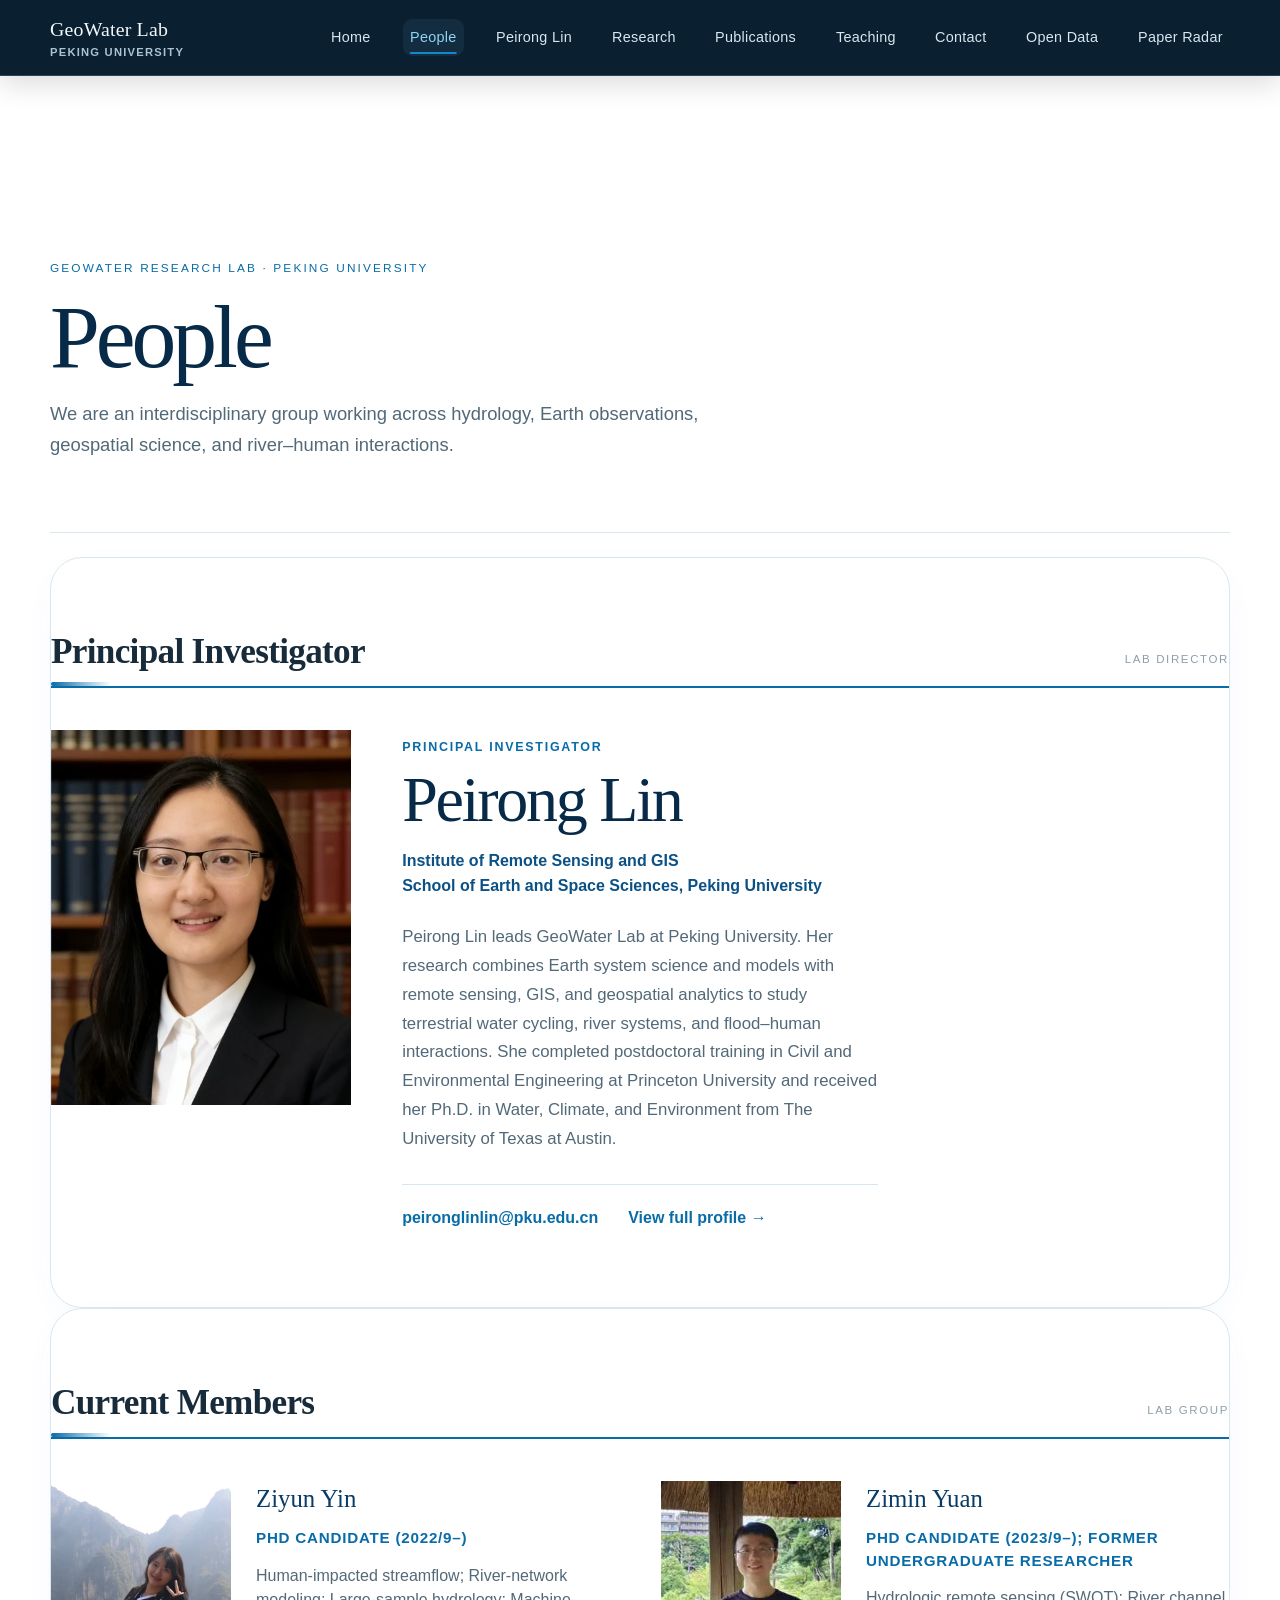
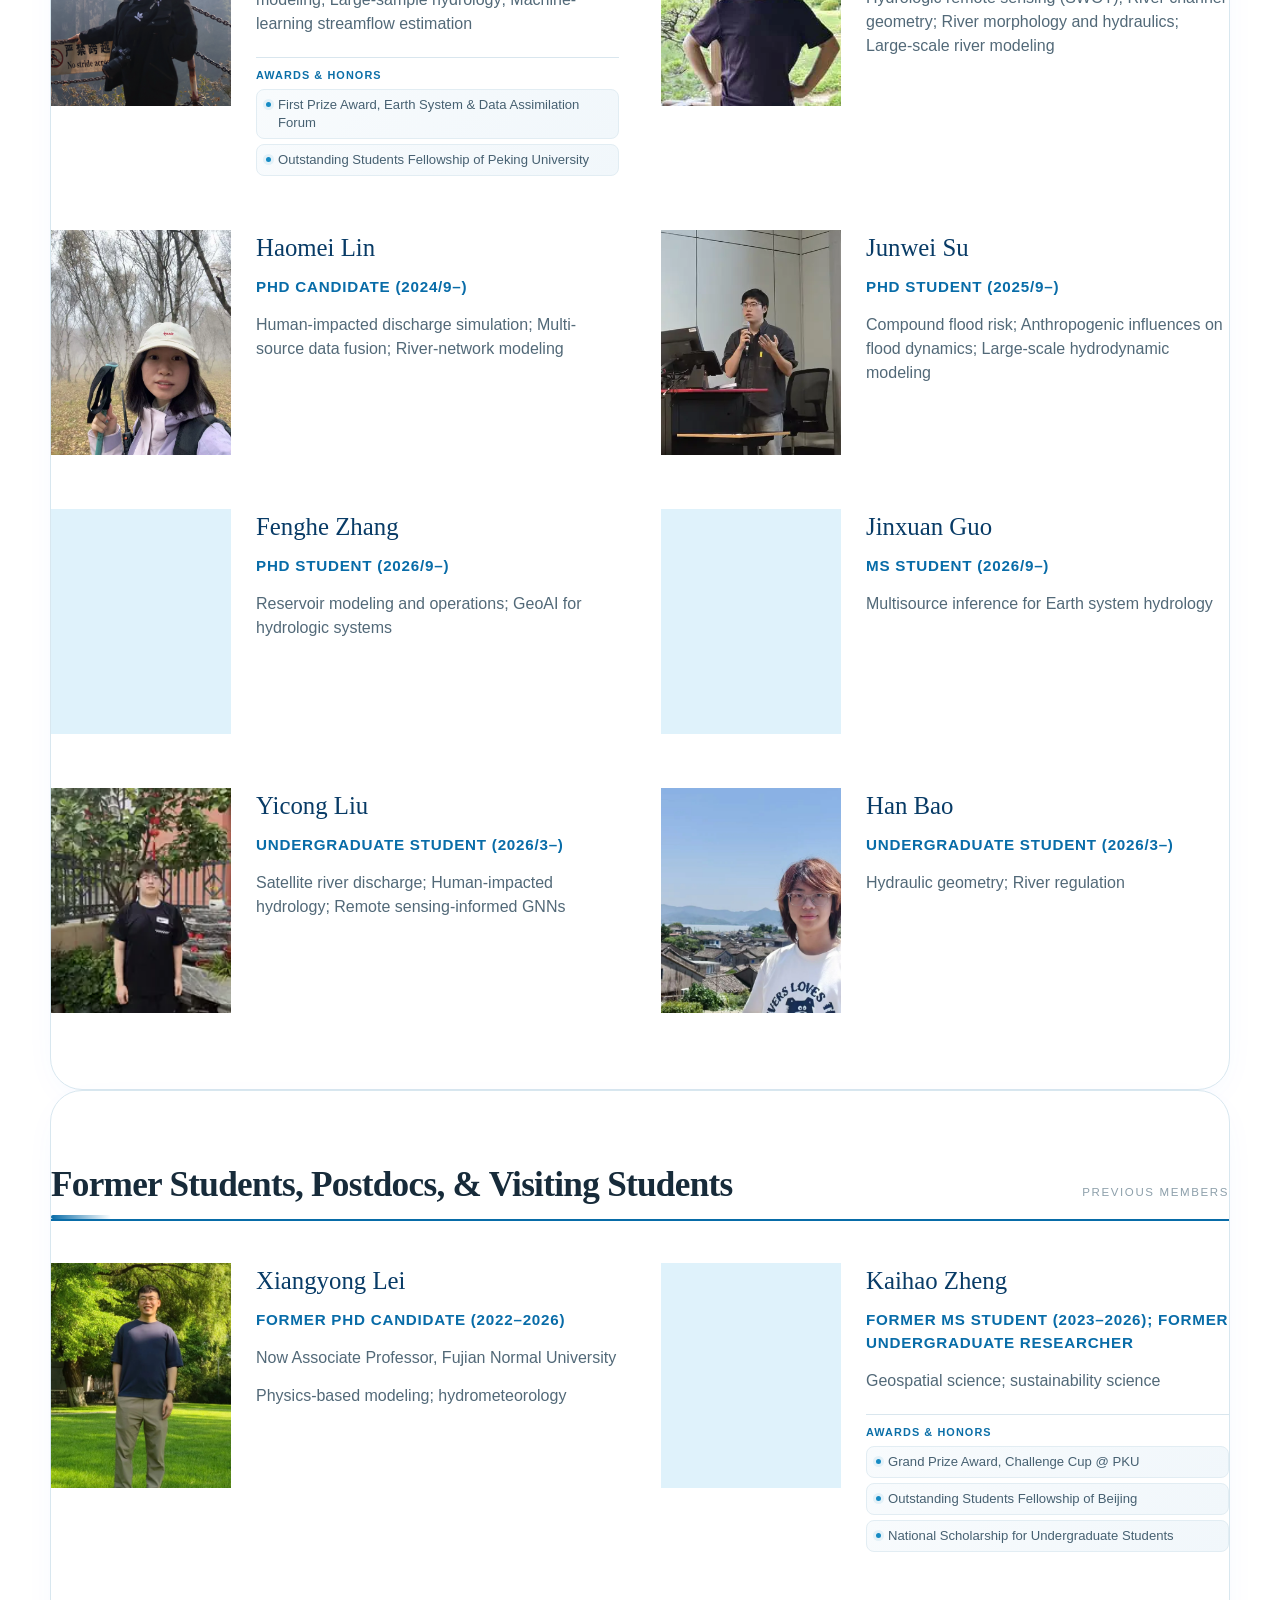
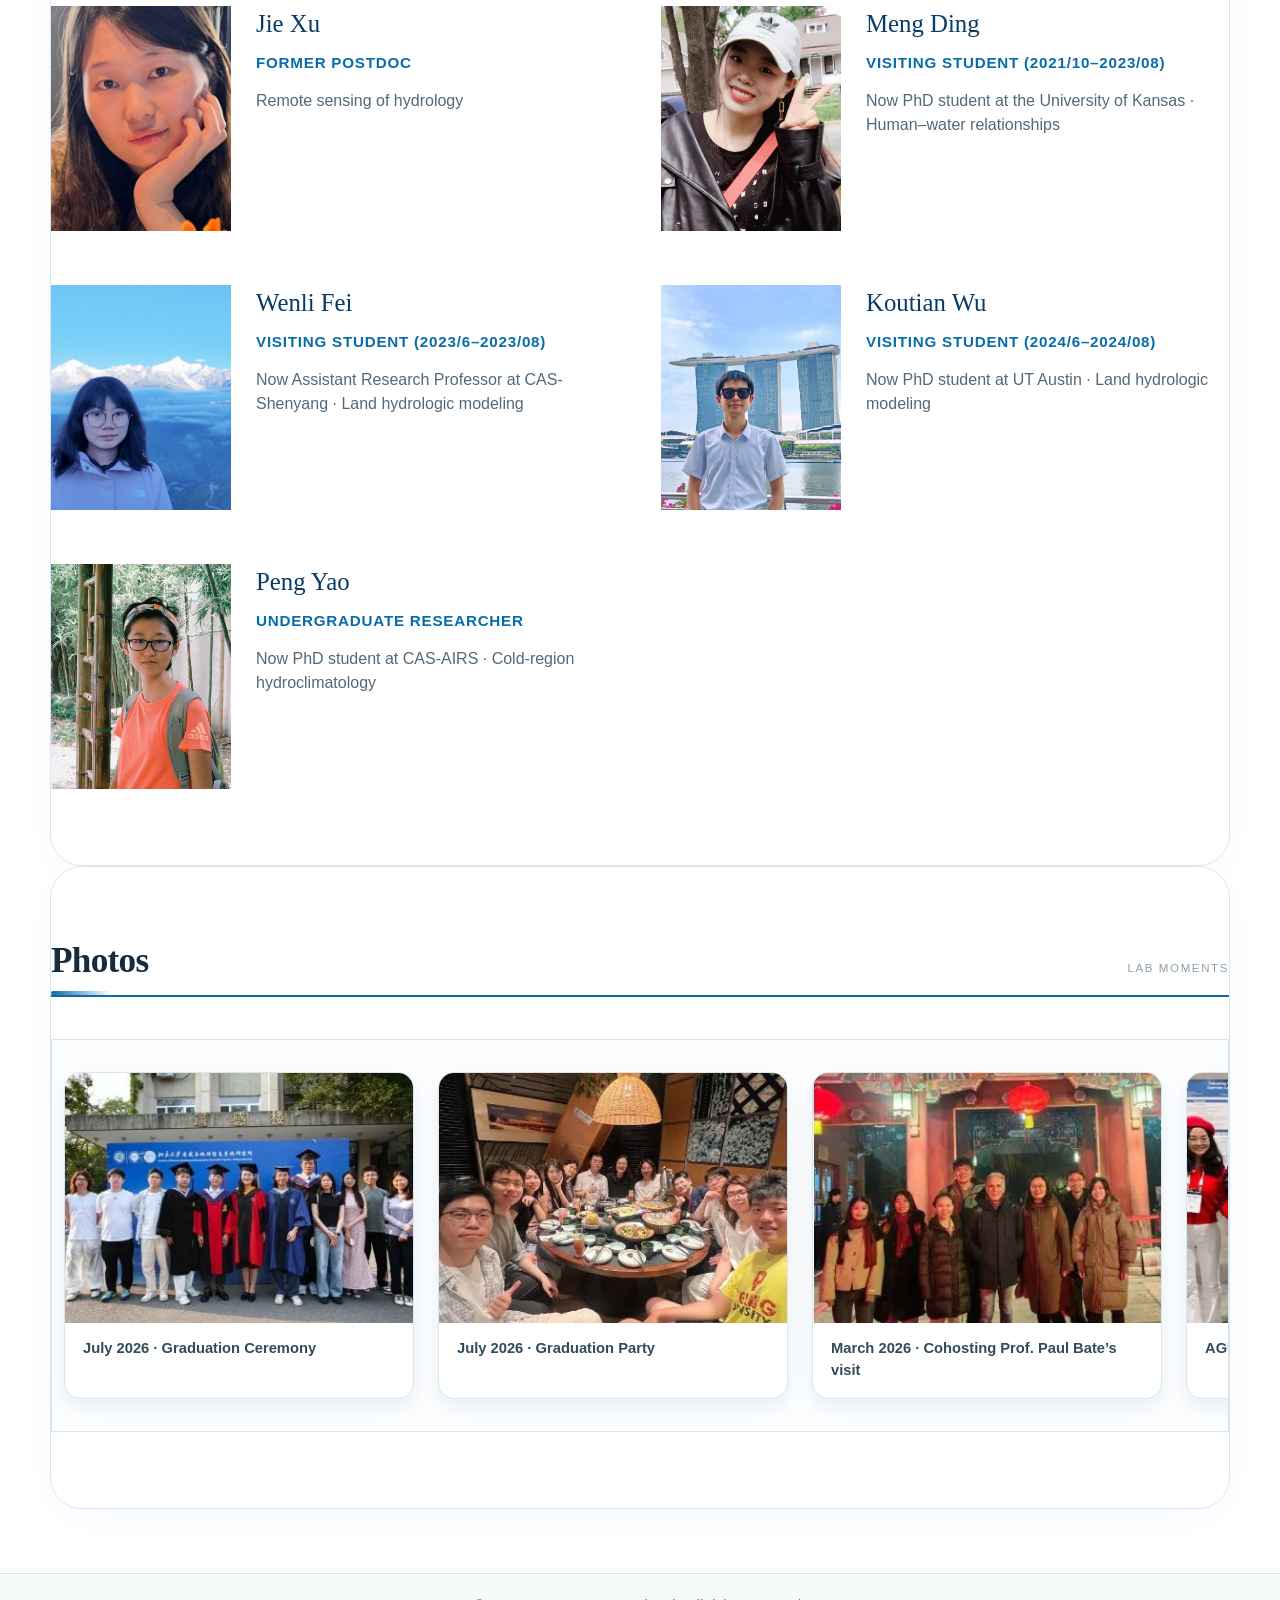
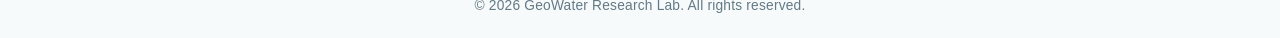
<file: people.html>
<!DOCTYPE html>
<html lang="en">
<head>
  <meta charset="UTF-8">
  <meta name="viewport" content="width=device-width,initial-scale=1">
  <title>People | Peirong Lin and GeoWater Research Lab</title>
  <meta name="description" content="Meet Dr. Peirong Lin and the researchers, students, postdoctoral fellows, and alumni of the GeoWater Research Lab at Peking University.">
    <link rel="canonical" href="https://geowaterpku.github.io/people.html">
<link rel="stylesheet" href="assets/styles.css">
  <link rel="stylesheet" href="assets/team-fix.css?v=4">
  <link rel="stylesheet" href="assets/content-refinements.css?v=1">
  <link rel="stylesheet" href="assets/scholar-impact.css?v=1">
</head>
<body class="team-page people-page" data-page="people">
  <header class="primary-nav"><div class="nav-inner">
    <a href="/" class="brand"><span class="brand-label">GeoWater Lab</span><span class="brand-subtitle">Peking University</span></a>
    <nav aria-label="Primary navigation"><ul class="nav-links"></ul></nav>
  </div></header>

  <main class="page">
    <header class="page-heading">
      <p class="eyebrow">GeoWater Research Lab · Peking University</p>
      <h1>People</h1>
      <p>We are an interdisciplinary group working across hydrology, Earth observation, geospatial science, and river–human interactions.</p>
    </header>

    <div class="publications-layout"><div class="publications-content">
      <section id="pi" class="year-block pi-section">
        <div class="year-title"><span>Principal Investigator</span><span class="year-meta">Lab Director</span></div>
        <article class="pi-profile">
          <div class="pi-headshot-wrapper"><img src="assets/headshot.webp" alt="Peirong Lin" decoding="async" loading="eager" fetchpriority="high" width="790" height="1000" srcset="assets/headshot-480.webp 480w, assets/headshot.webp 790w" sizes="(max-width: 700px) 60vw, 320px"></div>
          <div class="pi-profile-copy">
            <p class="pi-role">Principal Investigator</p>
            <h2>Peirong Lin</h2>
            <p class="pi-affiliation">Institute of Remote Sensing and GIS<br>School of Earth and Space Sciences, Peking University</p>
            <p>Peirong Lin leads GeoWater Lab at Peking University. Her research combines Earth system science and models with remote sensing, GIS, and geospatial analytics to study terrestrial water cycling, river systems, and flood–human interactions. She completed postdoctoral training in Civil and Environmental Engineering at Princeton University and received her Ph.D. in Water, Climate, and Environment from The University of Texas at Austin.</p>
            <div class="pi-links"><a href="mailto:peironglinlin@pku.edu.cn">peironglinlin@pku.edu.cn</a><a href="peirong-lin.html">View full profile <span aria-hidden="true">→</span></a></div>
          </div>
          <aside class="scholar-impact-card is-pending" data-scholar-impact aria-label="Google Scholar impact metrics for Peirong Lin">
            <div class="scholar-impact-card__header">
              <p class="scholar-impact-card__eyebrow">Academic impact</p>
              <a class="scholar-impact-card__profile" data-scholar-profile href="https://scholar.google.com/citations?user=jCA3MkfZkRoC&amp;hl=en" target="_blank" rel="noopener">Google Scholar ↗</a>
            </div>
            <div class="scholar-impact-card__primary">
              <strong class="scholar-impact-card__value" data-scholar-citations>—</strong>
              <span class="scholar-impact-card__label">Citations</span>
            </div>
            <div class="scholar-impact-card__metrics">
              <div class="scholar-impact-card__metric"><strong data-scholar-h-index>—</strong><span>h-index</span></div>
              <div class="scholar-impact-card__metric"><strong data-scholar-i10-index>—</strong><span>i10-index</span></div>
            </div>
            <div class="scholar-impact-card__trend">
              <div class="scholar-impact-card__trend-title"><span>Citations by year</span><span class="scholar-impact-card__trend-range" data-scholar-range>Syncing</span></div>
              <div class="scholar-impact-chart" data-scholar-chart role="img" aria-label="Citation history is being synchronized"></div>
            </div>
            <div class="scholar-impact-card__footer"><span class="scholar-impact-card__live" data-scholar-status>Sync pending</span><span data-scholar-updated>Awaiting first sync</span></div>
          </aside>
        </article>
      </section>

      <section id="current" class="year-block">
        <div class="year-title"><span>Current Members</span><span class="year-meta">Lab Group</span></div>
        <div class="team-list">
          <article class="person-row"><div class="person-headshot-wrapper"><img src="assets/team/ziyun_yin.png" alt="Ziyun Yin" decoding="async" loading="lazy" width="302" height="362"></div><div class="person-info-block"><h3>Ziyun Yin</h3><p class="role">PhD candidate (2022/9–)</p><p>Human-impacted streamflow; River-network modeling; Large-sample hydrology; Machine-learning streamflow estimation</p><div class="person-awards" aria-label="Awards and honors"><span class="person-awards-label">Awards &amp; Honors</span><ul class="person-awards-list"><li class="person-award">First Prize Award, Earth System &amp; Data Assimilation Forum</li><li class="person-award">Outstanding Students Fellowship of Peking University</li></ul></div></div></article>
          <article class="person-row"><div class="person-headshot-wrapper"><img src="assets/team/zimin_yuan.webp" alt="Zimin Yuan" decoding="async" loading="lazy" width="260" height="325"></div><div class="person-info-block"><h3>Zimin Yuan</h3><p class="role">PhD student (2023/9–); former undergraduate researcher</p><p>Hydrologic remote sensing (SWOT); River channel geometry; River morphology and hydraulics; Large-scale river modeling</p></div></article>
          <article class="person-row"><div class="person-headshot-wrapper"><img src="assets/team/haomei_lin.webp" alt="Haomei Lin" decoding="async" loading="lazy" width="1170" height="1560"></div><div class="person-info-block"><h3>Haomei Lin</h3><p class="role">PhD student (2024/9–)</p><p>Human-impacted discharge simulation; Multi-source data fusion; River-network modeling</p></div></article>
          <article class="person-row"><div class="person-headshot-wrapper"><img src="assets/team/junwei_su.webp" alt="Junwei Su" decoding="async" loading="lazy" width="320" height="427"></div><div class="person-info-block"><h3>Junwei Su</h3><p class="role">PhD student (2025/9–)</p><p>Compound flood risk; Anthropogenic influences on flood dynamics; Large-scale hydrodynamic modeling</p></div></article>
          <article class="person-row"><div class="person-headshot-wrapper"><img src="assets/team/fenghe_zhang.webp" alt="Fenghe Zhang" decoding="async" loading="lazy" width="1122" height="1402"></div><div class="person-info-block"><h3>Fenghe Zhang</h3><p class="role">PhD student (2026/9–)</p><p>Reservoir modeling and operations; GeoAI for hydrologic systems</p></div></article>
          <article class="person-row"><div class="person-headshot-wrapper"><img src="assets/team/jinxuan_guo.webp" alt="Jinxuan Guo" decoding="async" loading="lazy" width="2000" height="2000"></div><div class="person-info-block"><h3>Jinxuan Guo</h3><p class="role">MS student (2026/9–)</p><p>Multisource inference for Earth system hydrology</p></div></article>
          <article class="person-row"><div class="person-headshot-wrapper"><img src="assets/team/yicong_liu.webp?v=3" alt="Yicong Liu" decoding="async" loading="lazy" width="200" height="200"></div><div class="person-info-block"><h3>Yicong Liu</h3><p class="role">Undergraduate student (2026/3–)</p><p>Satellite river discharge; Human-impacted hydrology; Remote sensing-informed GNNs</p></div></article>
         <article class="person-row"><div class="person-headshot-wrapper"><img src="assets/team/han_bao.webp" alt="Han Bao" decoding="async" loading="lazy" width="1706" height="1279"></div><div class="person-info-block"><h3>Han Bao</h3><p class="role">Undergraduate student (2026/3–)</p><p>Hydraulic geometry; River regulation</p></div></article>
        </div>
      </section>

      <section id="former" class="year-block">
        <div class="year-title"><span>Former Students, Postdocs, &amp; Visiting Students</span><span class="year-meta">Previous Members</span></div>
        <div class="team-list">
          <article class="person-row"><div class="person-headshot-wrapper"><img src="assets/team/xiangyong_lei.webp" alt="Xiangyong Lei" decoding="async" loading="lazy" width="1280" height="1280"></div><div class="person-info-block"><h3>Xiangyong Lei</h3><p class="role">Former PhD candidate (2022–2026)</p><p>Now Associate Professor, Fujian Normal University</p><p>Physics-based modeling; hydrometeorology</p></div></article>
          <article class="person-row"><div class="person-headshot-wrapper"><img src="assets/team/kaihao_zheng.webp" alt="Kaihao Zheng" decoding="async" loading="lazy" width="724" height="724"></div><div class="person-info-block"><h3>Kaihao Zheng</h3><p class="role">Former MS student (2023–2026); former undergraduate researcher</p><p>Geospatial science; sustainability science</p><div class="person-awards" aria-label="Awards and honors"><span class="person-awards-label">Awards &amp; Honors</span><ul class="person-awards-list"><li class="person-award">Grand Prize Award, Challenge Cup @ PKU</li><li class="person-award">Outstanding Students Fellowship of Beijing</li><li class="person-award">National Scholarship for Undergraduate Students</li></ul></div></div></article>
          <article class="person-row"><div class="person-headshot-wrapper"><img src="assets/team/jie_xu.webp" alt="Jie Xu" decoding="async" loading="lazy" width="1032" height="1032"></div><div class="person-info-block"><h3>Jie Xu</h3><p class="role">Former postdoc</p><p>Remote sensing of hydrology</p></div></article>
          <article class="person-row"><div class="person-headshot-wrapper"><img src="assets/team/meng_ding.webp" alt="Meng Ding" decoding="async" loading="lazy" width="1280" height="1285"></div><div class="person-info-block"><h3>Meng Ding</h3><p class="role">Visiting student (2021/10–2023/08)</p><p>Now PhD student at the University of Kansas · Human–water relationships</p></div></article>
          <article class="person-row"><div class="person-headshot-wrapper"><img src="assets/team/wenli_fei.webp" alt="Wenli Fei" decoding="async" loading="lazy" width="1500" height="2000"></div><div class="person-info-block"><h3>Wenli Fei</h3><p class="role">Visiting student (2023/6–2023/08)</p><p>Now Assistant Research Professor at CAS-Shenyang · Land hydrologic modeling</p></div></article>
          <article class="person-row"><div class="person-headshot-wrapper"><img src="assets/team/koutian_wu.webp" alt="Koutian Wu" decoding="async" loading="lazy" width="1280" height="1280"></div><div class="person-info-block"><h3>Koutian Wu</h3><p class="role">Visiting student (2024/6–2024/08)</p><p>Now PhD student at UT Austin · Land hydrologic modeling</p></div></article>
          <article class="person-row"><div class="person-headshot-wrapper"><img src="assets/team/peng_yao.webp" alt="Peng Yao" decoding="async" loading="lazy" width="1333" height="2000"></div><div class="person-info-block"><h3>Peng Yao</h3><p class="role">Undergraduate researcher</p><p>Now PhD student at CAS-AIRS · Cold-region hydroclimatology</p></div></article>
        </div>
      </section>

      <section id="photos" class="year-block">
        <div class="year-title"><span>Photos</span><span class="year-meta">Lab Moments</span></div>
        <div class="photo-slider-container" aria-label="GeoWater Lab group photos">
          <div class="photo-track">
            <figure class="photo-card"><img src="assets/team/group_photos/10.webp" alt="July 2026 · Graduation Ceremony" loading="lazy" decoding="async" width="365" height="365"><figcaption>July 2026 · Graduation Ceremony</figcaption></figure>
            <figure class="photo-card"><img src="assets/team/group_photos/11.webp" alt="July 2026 · Graduation Party" loading="lazy" decoding="async" width="365" height="365"><figcaption>July 2026 · Graduation Party</figcaption></figure>
            <figure class="photo-card"><img src="assets/team/group_photos/12.webp" alt="March 2026 · Cohosting Prof. Paul Bate’s visit" loading="lazy" decoding="async" width="365" height="365"><figcaption>March 2026 · Cohosting Prof. Paul Bate’s visit</figcaption></figure>
            <figure class="photo-card"><img src="assets/team/group_photos/13.webp" alt="AGU 2025 · GeoWater Lab presentations" loading="lazy" decoding="async" width="365" height="365"><figcaption>AGU 2025 · GeoWater Lab presentations</figcaption></figure>
            <figure class="photo-card"><img src="assets/team/group_photos/14.webp" alt="AGU 2025 · Celebrating Prof. Yang’s big moment" loading="lazy" decoding="async" width="365" height="365"><figcaption>AGU 2025 · Celebrating Prof. Yang’s big moment</figcaption></figure>
            <figure class="photo-card"><img src="assets/team/group_photos/15.webp" alt="June 2025 · Hosting Prof. Dai Yamazaki’s visit to PKU" loading="lazy" decoding="async" width="365" height="365"><figcaption>June 2025 · Hosting Prof. Dai Yamazaki’s visit to PKU</figcaption></figure>
            <figure class="photo-card"><img src="assets/team/group_photos/1.png" alt="GeoWater Lab · Group gathering and field visit" loading="lazy" decoding="async" width="380" height="284"><figcaption>GeoWater Lab · Group gathering and field visit</figcaption></figure>
            <figure class="photo-card"><img src="assets/team/group_photos/2.png" alt="GeoWater Lab · Celebrating research milestones" loading="lazy" decoding="async" width="490" height="367"><figcaption>GeoWater Lab · Celebrating research milestones</figcaption></figure>
            <figure class="photo-card"><img src="assets/team/group_photos/3.png" alt="GeoWater Lab · Conference presentations" loading="lazy" decoding="async" width="512" height="383"><figcaption>GeoWater Lab · Conference presentations</figcaption></figure>
            <figure class="photo-card"><img src="assets/team/group_photos/4.webp" alt="GeoWater Lab · Research seminar and discussion" loading="lazy" decoding="async" width="712" height="496"><figcaption>GeoWater Lab · Research seminar and discussion</figcaption></figure>
            <figure class="photo-card"><img src="assets/team/group_photos/5.webp" alt="GeoWater Lab · River and floodplain field observations" loading="lazy" decoding="async" width="1280" height="702"><figcaption>GeoWater Lab · River and floodplain field observations</figcaption></figure>
            <figure class="photo-card"><img src="assets/team/group_photos/6.webp" alt="GeoWater Lab · Hydrological monitoring and modeling" loading="lazy" decoding="async" width="1207" height="1153"><figcaption>GeoWater Lab · Hydrological monitoring and modeling</figcaption></figure>
            <figure class="photo-card"><img src="assets/team/group_photos/7.webp" alt="GeoWater Lab · River landscape fieldwork" loading="lazy" decoding="async" width="1280" height="769"><figcaption>GeoWater Lab · River landscape fieldwork</figcaption></figure>
            <figure class="photo-card"><img src="assets/team/group_photos/8.webp" alt="GeoWater Lab · Hands-on field data analysis" loading="lazy" decoding="async" width="1280" height="769"><figcaption>GeoWater Lab · Hands-on field data analysis</figcaption></figure>
            <figure class="photo-card"><img src="assets/team/group_photos/9.webp" alt="GeoWater Lab · Reviewing hydrological observations" loading="lazy" decoding="async" width="1280" height="769"><figcaption>GeoWater Lab · Reviewing hydrological observations</figcaption></figure>
            <figure class="photo-card" aria-hidden="true"><img src="assets/team/group_photos/10.webp" alt="" loading="lazy" decoding="async" width="365" height="365"><figcaption>July 2026 · Graduation Ceremony</figcaption></figure>
            <figure class="photo-card" aria-hidden="true"><img src="assets/team/group_photos/11.webp" alt="" loading="lazy" decoding="async" width="365" height="365"><figcaption>July 2026 · Graduation Party</figcaption></figure>
            <figure class="photo-card" aria-hidden="true"><img src="assets/team/group_photos/12.webp" alt="" loading="lazy" decoding="async" width="365" height="365"><figcaption>March 2026 · Cohosting Prof. Paul Bate’s visit</figcaption></figure>
            <figure class="photo-card" aria-hidden="true"><img src="assets/team/group_photos/13.webp" alt="" loading="lazy" decoding="async" width="365" height="365"><figcaption>AGU 2025 · GeoWater Lab presentations</figcaption></figure>
            <figure class="photo-card" aria-hidden="true"><img src="assets/team/group_photos/14.webp" alt="" loading="lazy" decoding="async" width="365" height="365"><figcaption>AGU 2025 · Celebrating Prof. Yang’s big moment</figcaption></figure>
            <figure class="photo-card" aria-hidden="true"><img src="assets/team/group_photos/15.webp" alt="" loading="lazy" decoding="async" width="365" height="365"><figcaption>June 2025 · Hosting Prof. Dai Yamazaki’s visit to PKU</figcaption></figure>
            <figure class="photo-card" aria-hidden="true"><img src="assets/team/group_photos/1.png" alt="" loading="lazy" decoding="async" width="380" height="284"><figcaption>GeoWater Lab · Group gathering and field visit</figcaption></figure>
            <figure class="photo-card" aria-hidden="true"><img src="assets/team/group_photos/2.png" alt="" loading="lazy" decoding="async" width="490" height="367"><figcaption>GeoWater Lab · Celebrating research milestones</figcaption></figure>
            <figure class="photo-card" aria-hidden="true"><img src="assets/team/group_photos/3.png" alt="" loading="lazy" decoding="async" width="512" height="383"><figcaption>GeoWater Lab · Conference presentations</figcaption></figure>
            <figure class="photo-card" aria-hidden="true"><img src="assets/team/group_photos/4.webp" alt="" loading="lazy" decoding="async" width="712" height="496"><figcaption>GeoWater Lab · Research seminar and discussion</figcaption></figure>
            <figure class="photo-card" aria-hidden="true"><img src="assets/team/group_photos/5.webp" alt="" loading="lazy" decoding="async" width="1280" height="702"><figcaption>GeoWater Lab · River and floodplain field observations</figcaption></figure>
            <figure class="photo-card" aria-hidden="true"><img src="assets/team/group_photos/6.webp" alt="" loading="lazy" decoding="async" width="1207" height="1153"><figcaption>GeoWater Lab · Hydrological monitoring and modeling</figcaption></figure>
            <figure class="photo-card" aria-hidden="true"><img src="assets/team/group_photos/7.webp" alt="" loading="lazy" decoding="async" width="1280" height="769"><figcaption>GeoWater Lab · River landscape fieldwork</figcaption></figure>
            <figure class="photo-card" aria-hidden="true"><img src="assets/team/group_photos/8.webp" alt="" loading="lazy" decoding="async" width="1280" height="769"><figcaption>GeoWater Lab · Hands-on field data analysis</figcaption></figure>
            <figure class="photo-card" aria-hidden="true"><img src="assets/team/group_photos/9.webp" alt="" loading="lazy" decoding="async" width="1280" height="769"><figcaption>GeoWater Lab · Reviewing hydrological observations</figcaption></figure>
          </div>
        </div>
      </section>
    </div></div>
  </main>
  <script src="assets/scholar-impact.js?v=1"></script>
  <script src="assets/nav.js?v=4"></script>
</body>
</html>
</file>
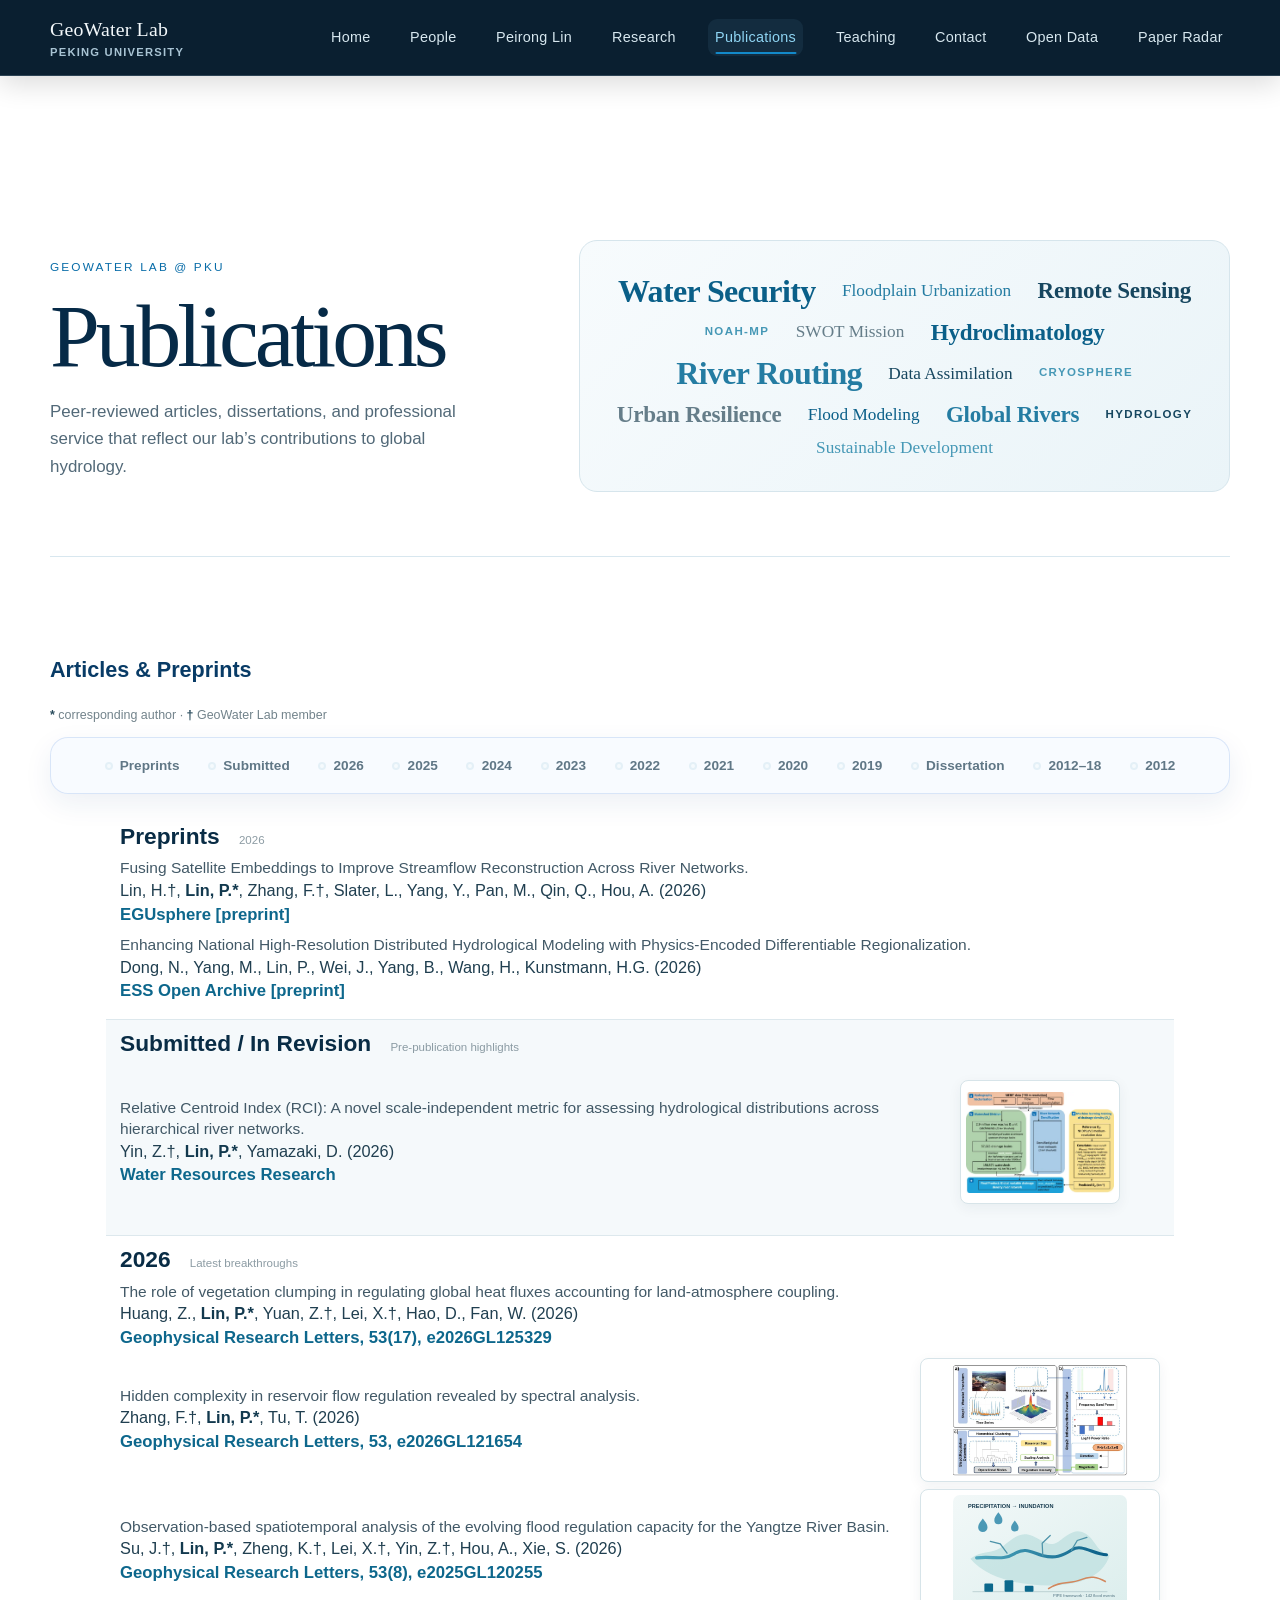
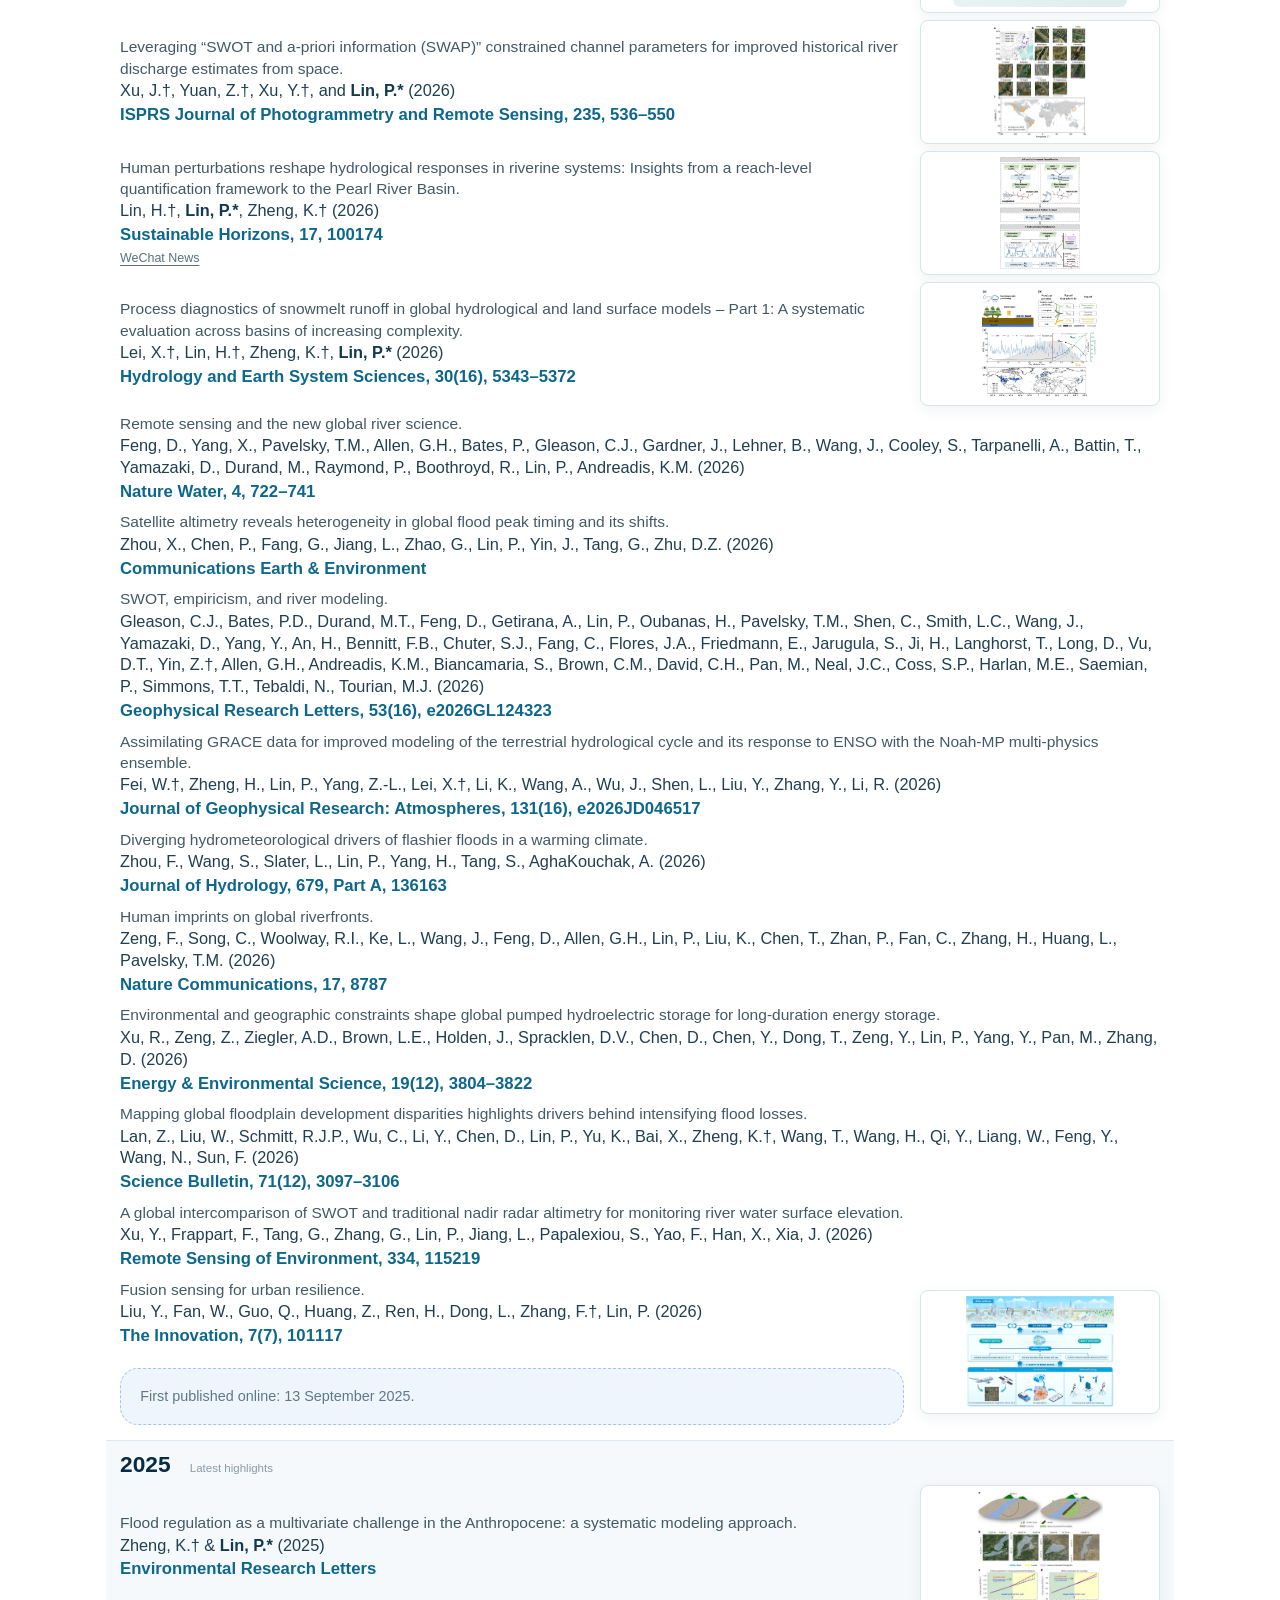
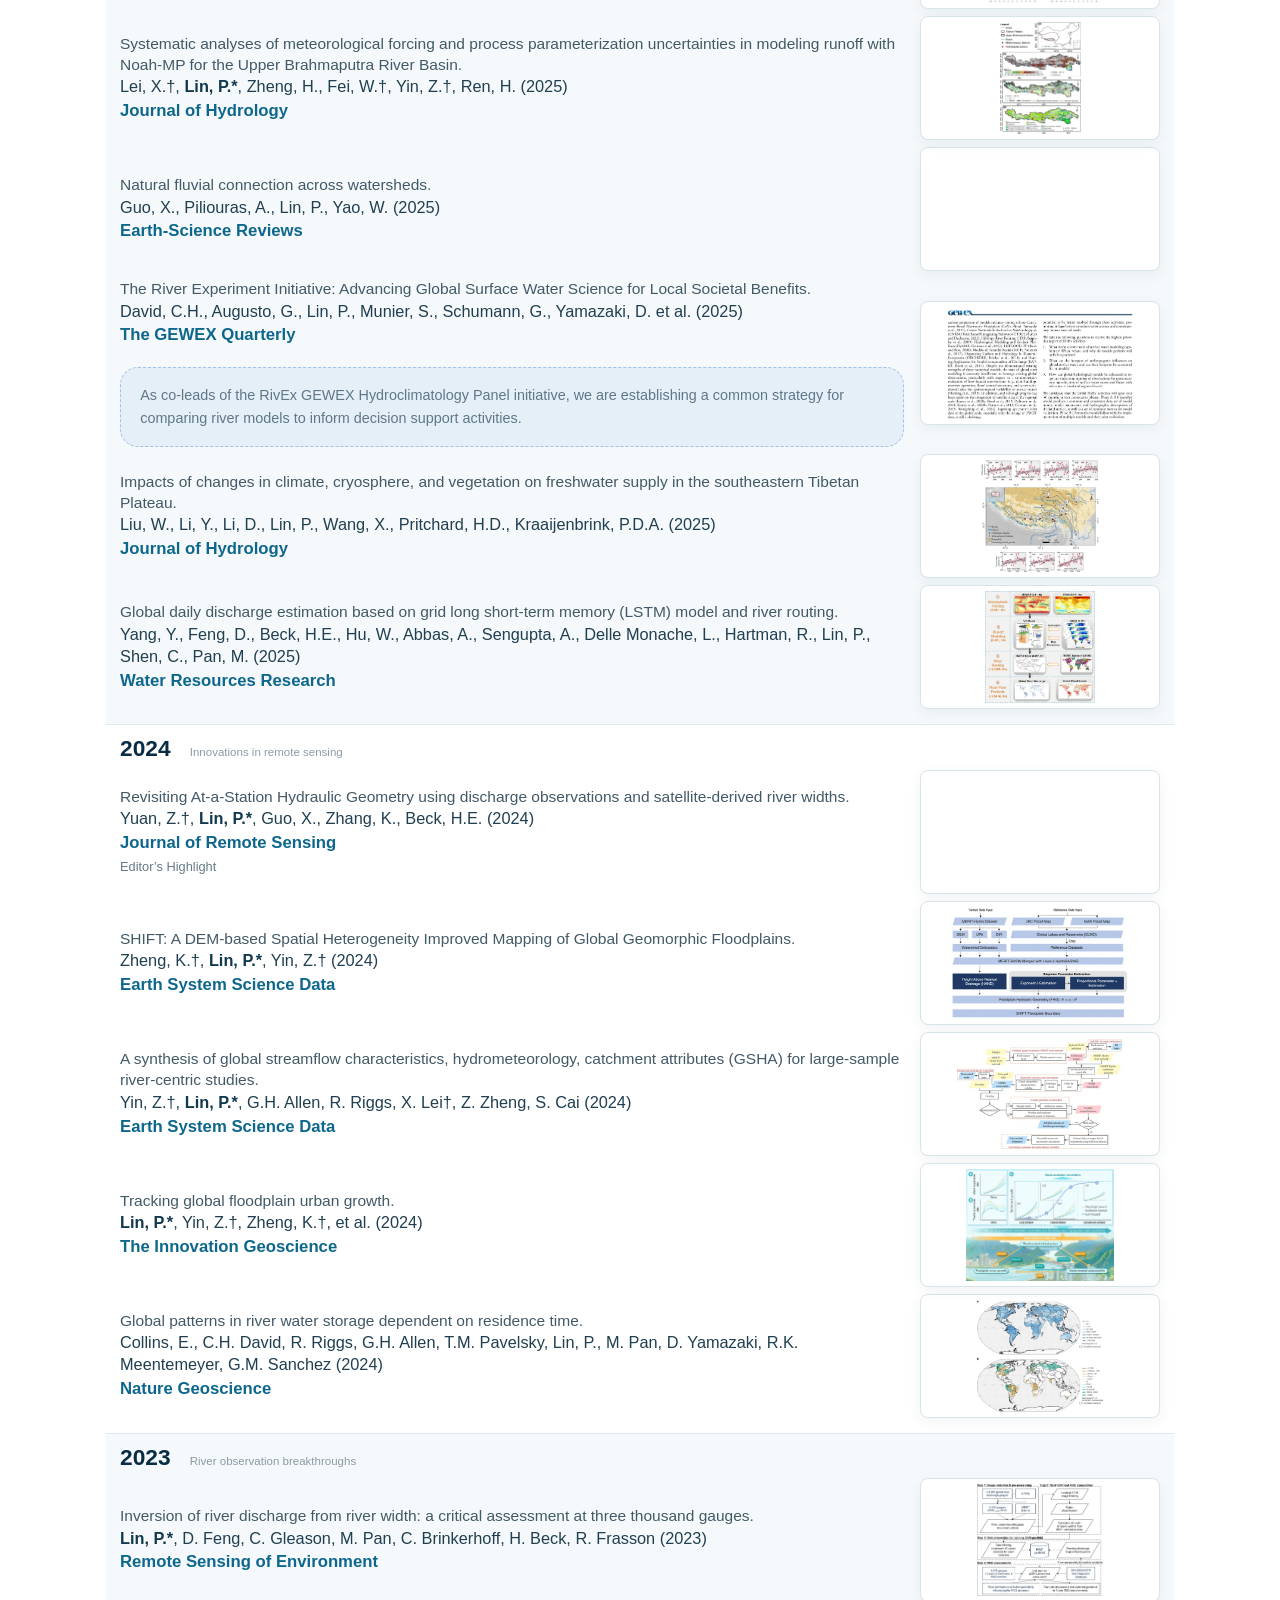
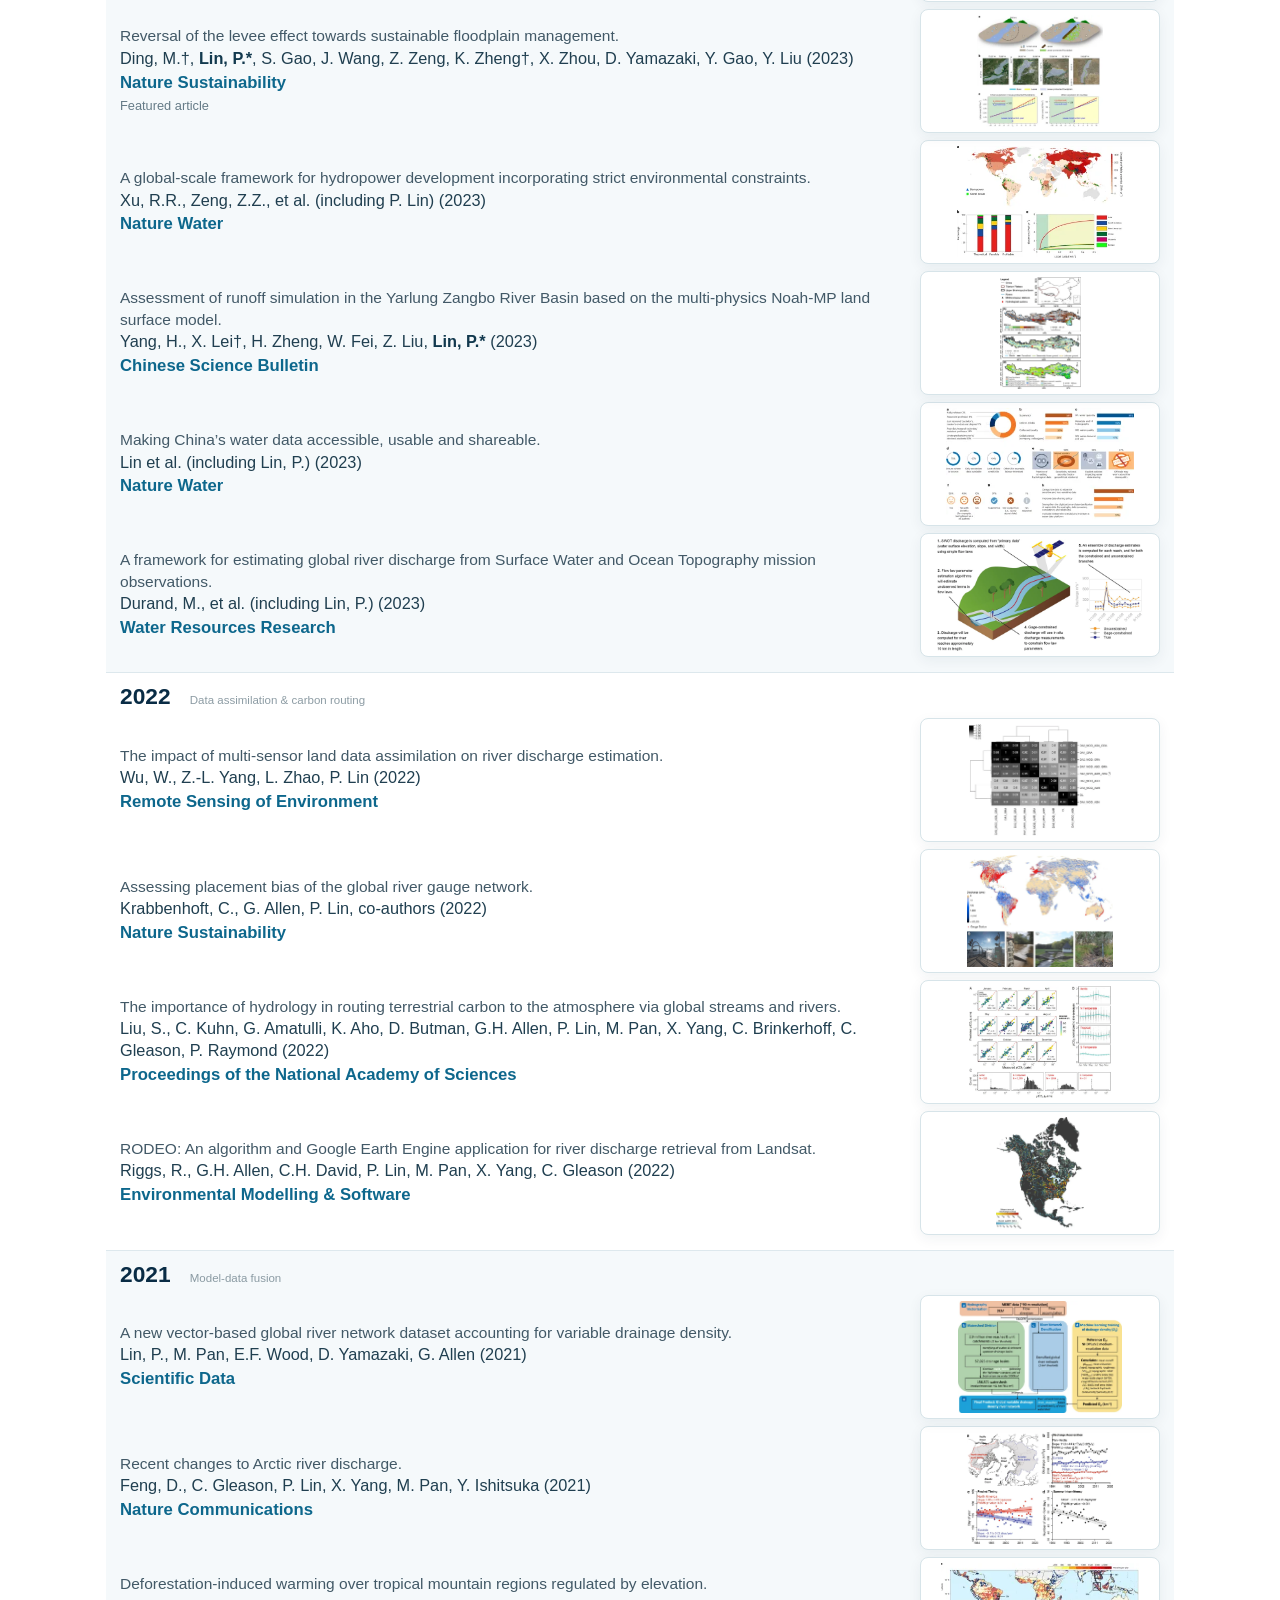
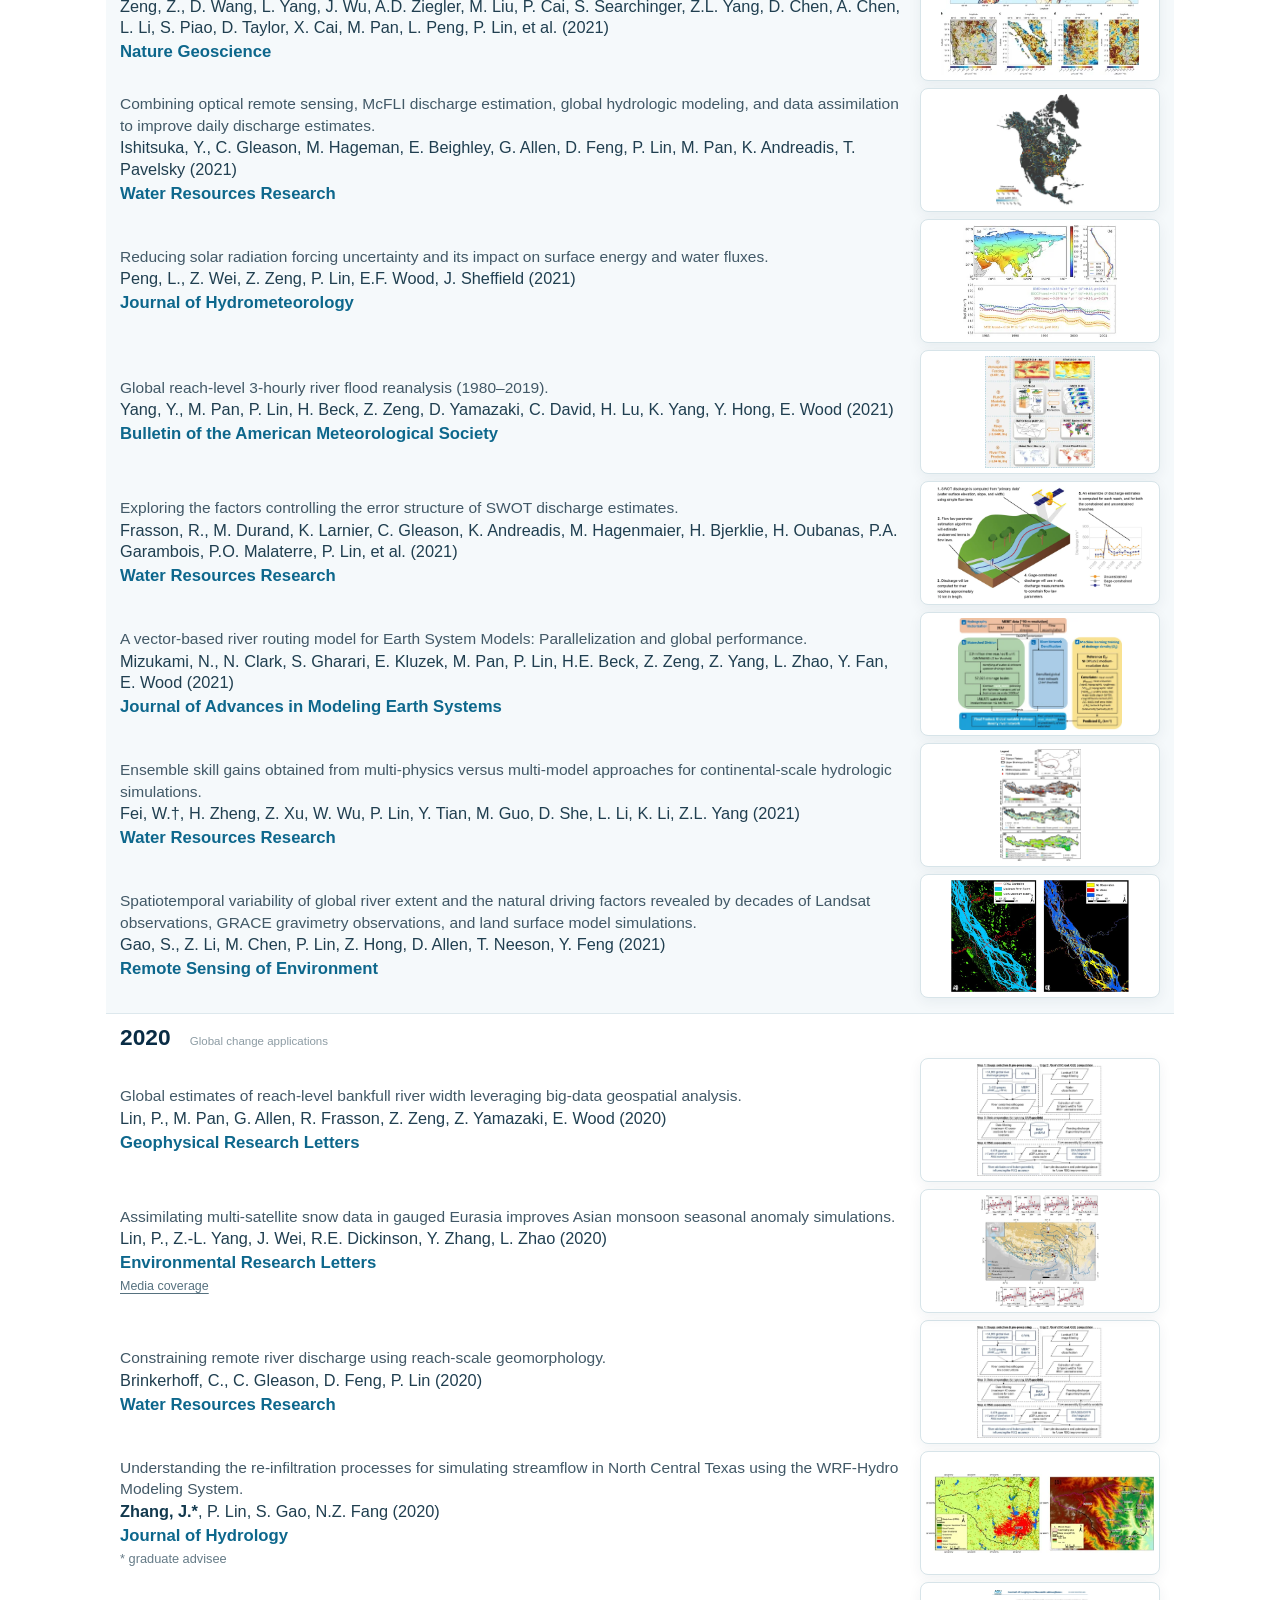
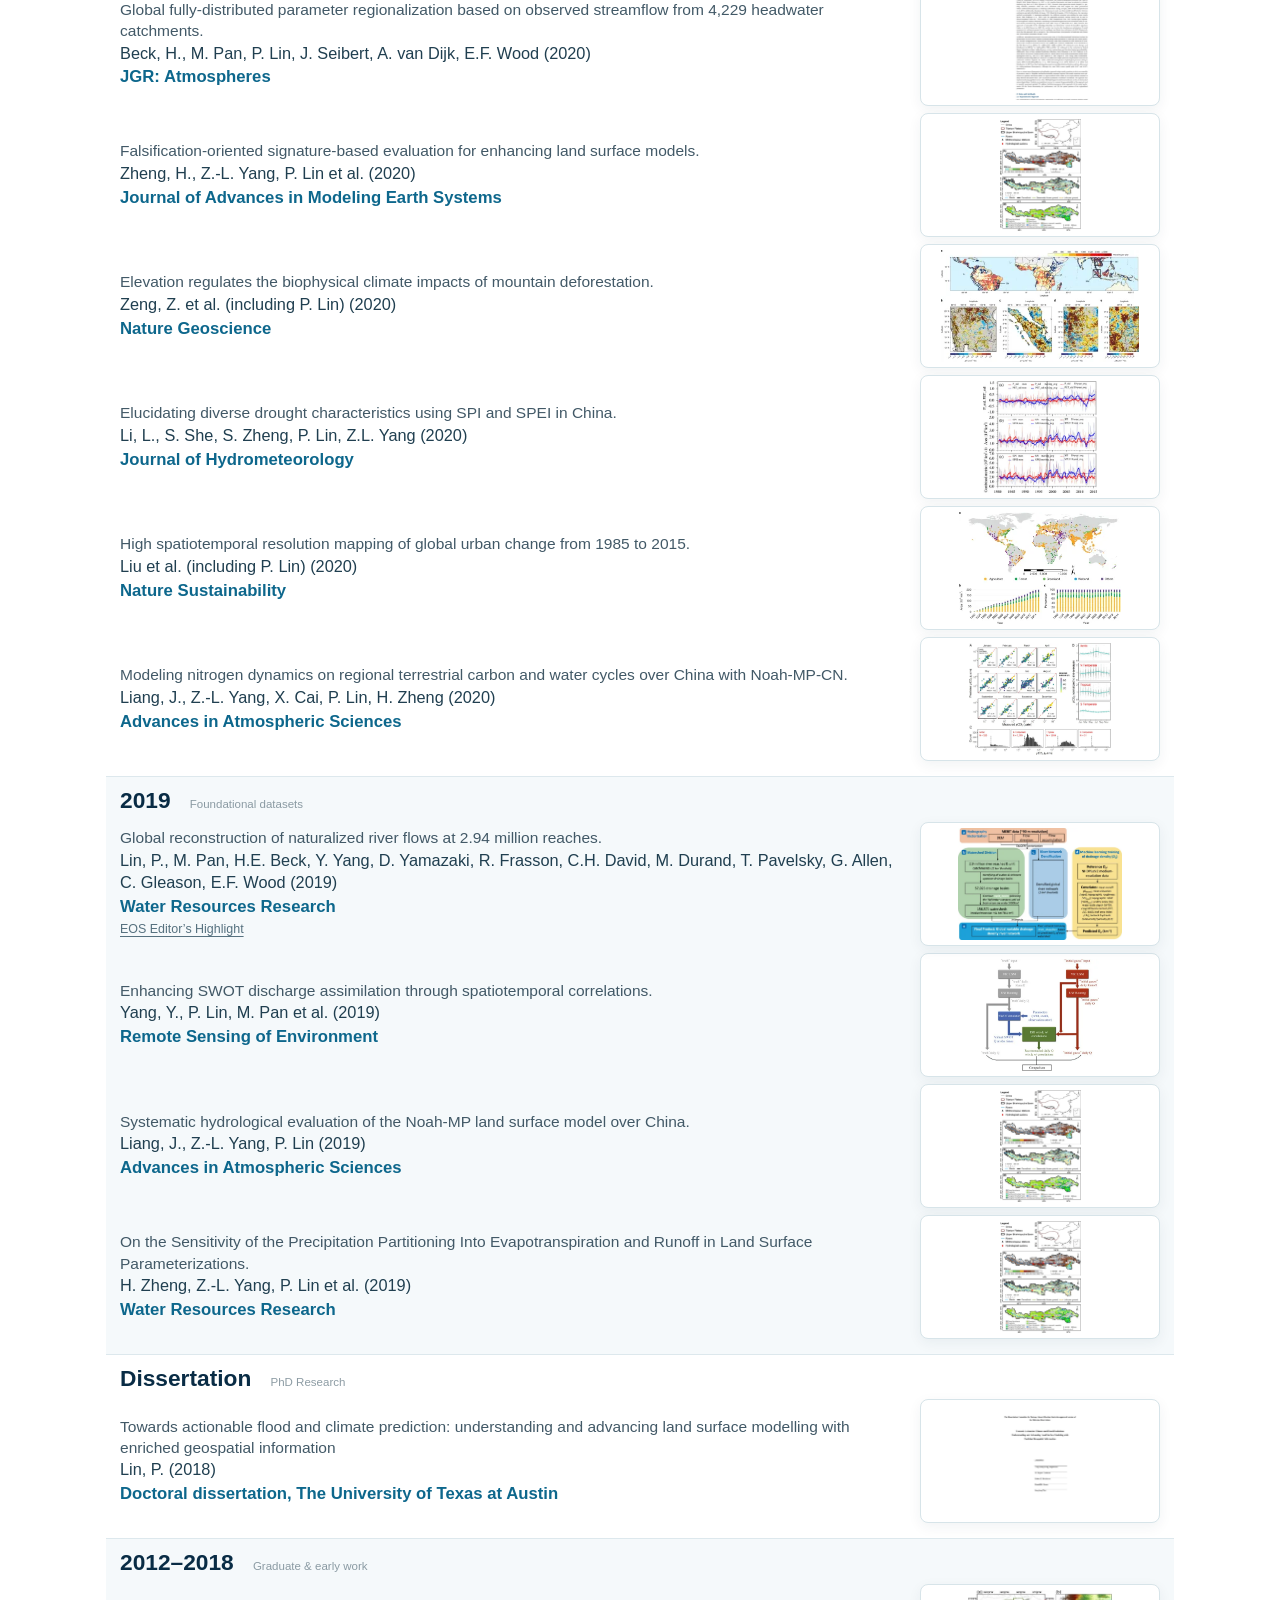
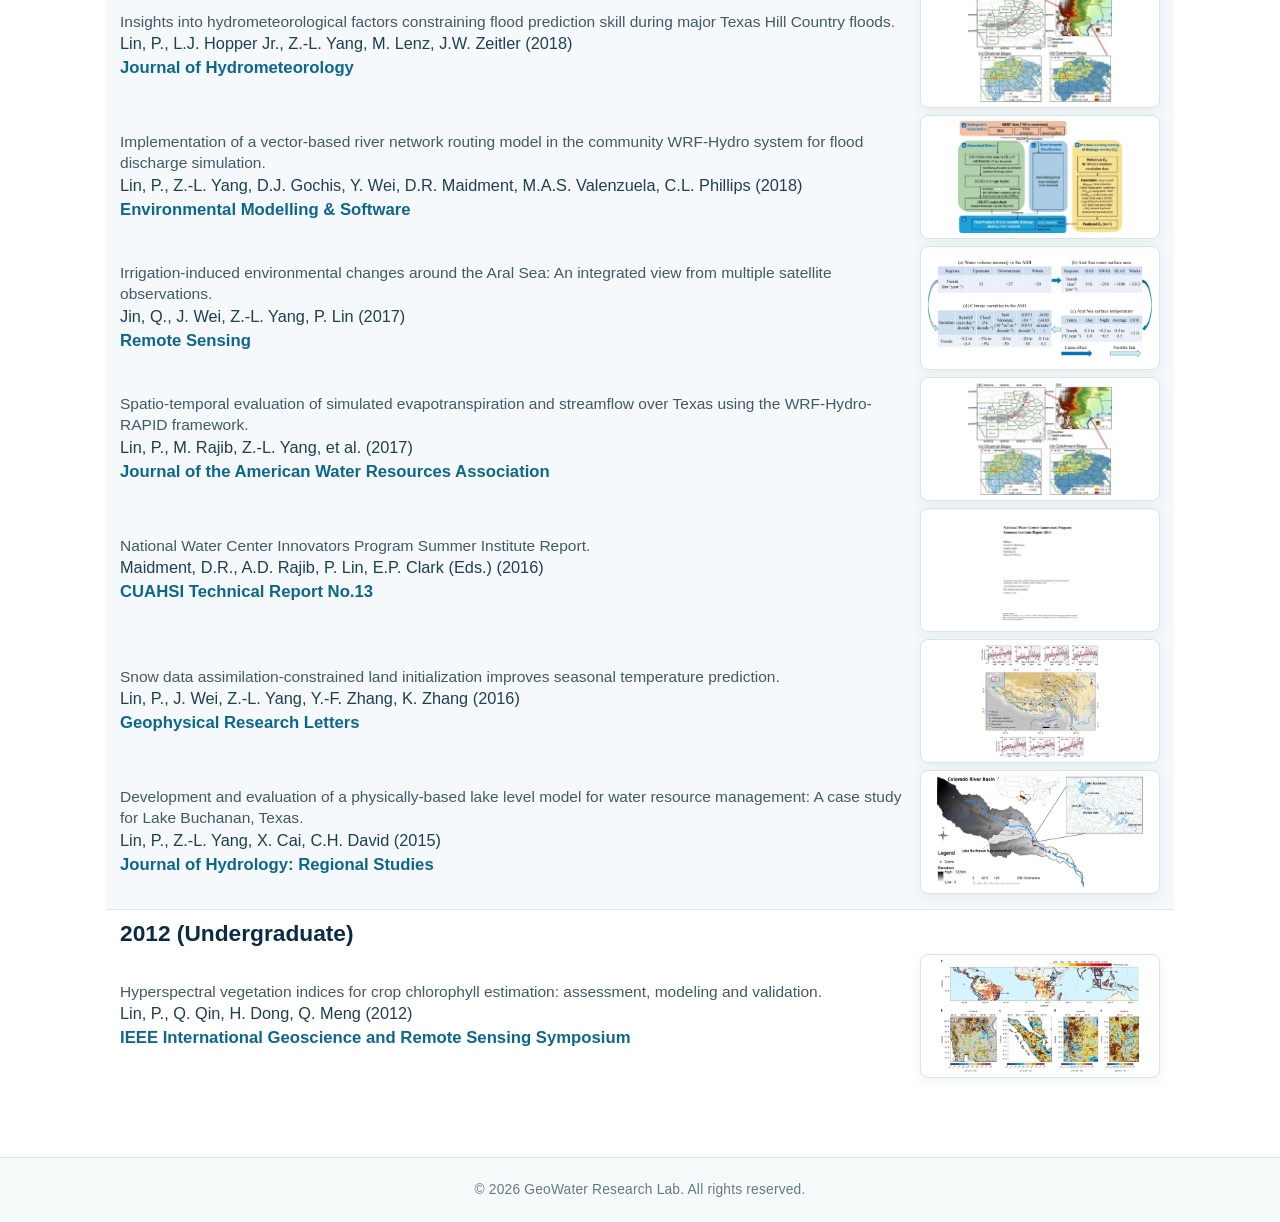
<file: publications.html>
<!DOCTYPE html>
<html lang="en">
<head>
    <meta charset="UTF-8">
    <meta name="viewport" content="width=device-width, initial-scale=1.0">
    <title>Publications | GeoWater Lab @ PKU - Dr. Peirong Lin</title>
    <meta name="description" content="Journal articles, preprints, and datasets from the GeoWater Lab, covering naturalized river flows, flood modeling, and satellite snow data.">
      <link rel="canonical" href="https://geowaterpku.github.io/publications.html">
<link rel="stylesheet" href="assets/styles.css">
  <link rel="stylesheet" href="assets/content-refinements.css?v=1">
  <link rel="stylesheet" href="assets/publications-editorial-v2.css?v=10">
</head>
<body class="publications-page" data-page="publications">
    <header class="primary-nav">
        <div class="nav-inner">
            <a href="/" class="brand">
                <span class="brand-label">GeoWater Lab</span>
                <span class="brand-subtitle">Peking University</span>
            </a>
            <nav>
                <ul class="nav-links">
                    <li><a href="/" data-page="home">Home</a></li>
                    <li><a href="current-research.html" data-page="research">Research</a></li>
                    <li><a href="publications.html" data-page="publications">Publications</a></li>
                    <li><a href="team.html" data-page="team">Team</a></li>
                    <li><a href="teaching.html" data-page="teaching">Teaching</a></li>
                    <li><a href="peirong-lin.html" data-page="cv">CV</a></li>
                    <li><a href="contact.html" data-page="contact">Contact</a></li>
                </ul>
            </nav>
        </div>
    </header>
    <div class="page">
        <header class="page-heading publications-heading">
            <div class="publications-heading__copy">
    <p class="eyebrow">GeoWater Lab @ PKU</p>
                <h1>Publications</h1>
                <p>Peer-reviewed articles, dissertations, and professional service that reflect our lab’s contributions to global hydrology.</p>
            </div>
            <div class="word-cloud-container word-cloud-container--header">
                                    <div class="cloud-track">
                                        <span class="cloud-tag size-xl color-1">Water Security</span>
                                        <span class="cloud-tag size-md color-2">Floodplain Urbanization</span>
                                        <span class="cloud-tag size-lg color-3">Remote Sensing</span>
                                        <span class="cloud-tag size-sm color-4">Noah-MP</span>
                                        <span class="cloud-tag size-md color-5">SWOT Mission</span>
                                        <span class="cloud-tag size-lg color-1">Hydroclimatology</span>
                                        <span class="cloud-tag size-xl color-2">River Routing</span>
                                        <span class="cloud-tag size-md color-3">Data Assimilation</span>
                                        <span class="cloud-tag size-sm color-4">Cryosphere</span>
                                        <span class="cloud-tag size-lg color-5">Urban Resilience</span>
                                        <span class="cloud-tag size-md color-1">Flood Modeling</span>
                                        <span class="cloud-tag size-lg color-2">Global Rivers</span>
                                        <span class="cloud-tag size-sm color-3">Hydrology</span>
                                        <span class="cloud-tag size-md color-4">Sustainable Development</span>
                                    </div>
                                </div>
        </header>

        <section id="published" class="publication-section">
            <h2 class="section-title">Articles &amp; Preprints</h2>
            <p class="legend"><strong>*</strong> corresponding author · <strong>†</strong> GeoWater Lab member</p>

            <div class="publications-layout">
                <!-- Timeline Sidebar -->
                <aside class="publications-sidebar">
                    <div class="timeline-container">
                        <div class="timeline-line"></div>
                        <nav class="timeline-nav">
                            <a href="#preprints" class="timeline-dot active" data-year="Preprints">
                                <span class="dot"></span>
                                <span class="year-label">Preprints</span>
                            </a>
                            <a href="#submitted" class="timeline-dot" data-year="Submitted">
                                <span class="dot"></span>
                                <span class="year-label">Submitted</span>
                            </a>
                            <a href="#y2026" class="timeline-dot" data-year="2026">
                                <span class="dot"></span>
                                <span class="year-label">2026</span>
                            </a>
                            <a href="#y2025" class="timeline-dot" data-year="2025">
                                <span class="dot"></span>
                                <span class="year-label">2025</span>
                            </a>
                            <a href="#y2024" class="timeline-dot" data-year="2024">
                                <span class="dot"></span>
                                <span class="year-label">2024</span>
                            </a>
                            <a href="#y2023" class="timeline-dot" data-year="2023">
                                <span class="dot"></span>
                                <span class="year-label">2023</span>
                            </a>
                            <a href="#y2022" class="timeline-dot" data-year="2022">
                                <span class="dot"></span>
                                <span class="year-label">2022</span>
                            </a>
                            <a href="#y2021" class="timeline-dot" data-year="2021">
                                <span class="dot"></span>
                                <span class="year-label">2021</span>
                            </a>
                            <a href="#y2020" class="timeline-dot" data-year="2020">
                                <span class="dot"></span>
                                <span class="year-label">2020</span>
                            </a>
                            <a href="#y2019" class="timeline-dot" data-year="2019">
                                <span class="dot"></span>
                                <span class="year-label">2019</span>
                            </a>
                            <a href="#dissertation" class="timeline-dot" data-year="Dissertation">
                                <span class="dot"></span>
                                <span class="year-label">Dissertation</span>
                            </a>
                            <a href="#y2018" class="timeline-dot" data-year="2018">
                                <span class="dot"></span>
                                <span class="year-label">2012–18</span>
                            </a>
                            <a href="#y2012" class="timeline-dot" data-year="2012">
                                <span class="dot"></span>
                                <span class="year-label">2012</span>
                            </a>
                        </nav>
                    </div>
                </aside>

                <!-- Publication List -->
                <div class="publications-content">
                    <!-- Full Width Word Cloud Component -->

            <div class="year-block" id="preprints" data-year="preprints">
                <div class="year-title"><span>Preprints</span><span class="year-meta">2026</span></div>
                <ul class="pub-list">
                    <li class="pub-item lab-led pub-item--text-only">
                        <div class="pub-entry-copy">
                            <p class="pub-title">Fusing Satellite Embeddings to Improve Streamflow Reconstruction Across River Networks.</p>
                            <div class="pub-authors"><span class="author-member">Lin, H.†</span>, <strong class="author-corresponding">Lin, P.*</strong>, <span class="author-member">Zhang, F.†</span>, Slater, L., Yang, Y., Pan, M., Qin, Q., Hou, A. (2026)</div>
                            <p class="pub-journal"><a href="https://doi.org/10.5194/egusphere-2026-1834" target="_blank" rel="noopener">EGUsphere [preprint]</a></p>
                        </div>
                    </li>
                    <li class="pub-item pub-item--text-only">
                        <div class="pub-entry-copy">
                            <p class="pub-title">Enhancing National High-Resolution Distributed Hydrological Modeling with Physics-Encoded Differentiable Regionalization.</p>
                            <div class="pub-authors">Dong, N., Yang, M., Lin, P., Wei, J., Yang, B., Wang, H., Kunstmann, H.G. (2026)</div>
                            <p class="pub-journal"><a href="https://doi.org/10.22541/essoar.15005045/v1" target="_blank" rel="noopener">ESS Open Archive [preprint]</a></p>
                        </div>
                    </li>
                </ul>
            </div>

            <div class="year-block" id="submitted" data-year="submitted">
                <div class="year-title"><span>Submitted / In Revision</span><span class="year-meta">Pre-publication highlights</span></div>
                <ul class="pub-list">
                    <li class="pub-item lab-led pub-item--illustrated">
                        <div class="pub-entry-copy">
                            <p class="pub-title">Relative Centroid Index (RCI): A novel scale-independent metric for assessing hydrological distributions across hierarchical river networks.</p>
                            <div class="pub-authors"><span class="author-member">Yin, Z.†</span>, <strong class="author-corresponding">Lin, P.*</strong>, Yamazaki, D. (2026)</div>
                            <p class="pub-journal"><span class="journal-pill">Water Resources Research</span></p>
                        </div>
                        <figure class="pub-figure">
                            <img src="assets/publications/archive/submitted-01-relative-centroid-index-rci-a-novel-scale-independent-me.webp" alt="Publication visual for Relative Centroid Index (RCI): A novel scale-independent metric for assessing hydrological distributions across hierarchical river networks" loading="lazy" decoding="async" width="685" height="465">
                        </figure>
                    </li>
                </ul>
            </div>

            <div class="year-block" id="y2026" data-year="2026">
                <div class="year-title"><span>2026</span><span class="year-meta">Latest breakthroughs</span></div>
                <ul class="pub-list pub-list--featured">
                    <li class="pub-item lab-led pub-item--text-only">
                        <div class="pub-entry-copy">
                            <p class="pub-title">The role of vegetation clumping in regulating global heat fluxes accounting for land-atmosphere coupling.</p>
                            <div class="pub-authors">Huang, Z., <strong class="author-corresponding">Lin, P.*</strong>, <span class="author-member">Yuan, Z.†</span>, <span class="author-member">Lei, X.†</span>, Hao, D., Fan, W. (2026)</div>
                            <p class="pub-journal"><a href="https://doi.org/10.1029/2026GL125329" target="_blank" rel="noopener">Geophysical Research Letters</a>, 53(17), e2026GL125329</p>
                        </div>
                    </li>
                    <li class="pub-item lab-led pub-item--illustrated">
                        <div class="pub-entry-copy">
                            <p class="pub-title">Hidden complexity in reservoir flow regulation revealed by spectral analysis.</p>
                            <div class="pub-authors"><span class="author-member">Zhang, F.†</span>, <strong class="author-corresponding">Lin, P.*</strong>, Tu, T. (2026)</div>
                            <p class="pub-journal"><a href="https://doi.org/10.1029/2026GL121654" target="_blank" rel="noopener">Geophysical Research Letters</a>, 53, e2026GL121654</p>
                        </div>
                        <a class="pub-figure" href="https://doi.org/10.1029/2026GL121654" target="_blank" rel="noopener" aria-label="Read Hidden complexity in reservoir flow regulation revealed by spectral analysis">
                            <img src="assets/publications/2026/figures/reservoir-spectral-figure.webp" alt="Figure 2: spectral decomposition framework for reservoir flow regulation" loading="lazy" decoding="async" width="1200" height="752">
                        </a>
                    </li>
                    <li class="pub-item lab-led pub-item--illustrated">
                        <div class="pub-entry-copy">
                            <p class="pub-title">Observation-based spatiotemporal analysis of the evolving flood regulation capacity for the Yangtze River Basin.</p>
                            <div class="pub-authors"><span class="author-member">Su, J.†</span>, <strong class="author-corresponding">Lin, P.*</strong>, <span class="author-member">Zheng, K.†</span>, <span class="author-member">Lei, X.†</span>, <span class="author-member">Yin, Z.†</span>, Hou, A., Xie, S. (2026)</div>
                            <p class="pub-journal"><a href="https://doi.org/10.1029/2025GL120255" target="_blank" rel="noopener">Geophysical Research Letters</a>, 53(8), e2025GL120255</p>
                        </div>
                        <a class="pub-figure" href="https://doi.org/10.1029/2025GL120255" target="_blank" rel="noopener" aria-label="Read the Yangtze River Basin flood regulation capacity article">
                            <img src="assets/publications/2026/yangtze-flood.svg" alt="Figure 1: PIPE workflow linking precipitation events and flood inundation" loading="lazy" decoding="async">
                        </a>
                    </li>
                    <li class="pub-item lab-led pub-item--illustrated">
                        <div class="pub-entry-copy">
                            <p class="pub-title">Leveraging “SWOT and a-priori information (SWAP)” constrained channel parameters for improved historical river discharge estimates from space.</p>
                            <div class="pub-authors"><span class="author-member">Xu, J.†</span>, <span class="author-member">Yuan, Z.†</span>, <span class="author-member">Xu, Y.†</span>, and <strong class="author-corresponding">Lin, P.*</strong> (2026)</div>
                            <p class="pub-journal"><a href="https://doi.org/10.1016/j.isprsjprs.2026.03.034" target="_blank" rel="noopener">ISPRS Journal of Photogrammetry and Remote Sensing</a>, 235, 536–550</p>
                        </div>
                        <a class="pub-figure" href="https://doi.org/10.1016/j.isprsjprs.2026.03.034" target="_blank" rel="noopener" aria-label="Read the SWAP river discharge estimation article">
                            <img src="assets/publications/2026/figures/swap-discharge-figure.webp" alt="Figure 1: study sites and SWAP discharge-estimation workflow" loading="lazy" decoding="async" width="735" height="904">
                        </a>
                    </li>
                    <li class="pub-item lab-led pub-item--illustrated">
                        <div class="pub-entry-copy">
                            <p class="pub-title">Human perturbations reshape hydrological responses in riverine systems: Insights from a reach-level quantification framework to the Pearl River Basin.</p>
                            <div class="pub-authors"><span class="author-member">Lin, H.†</span>, <strong class="author-corresponding">Lin, P.*</strong>, <span class="author-member">Zheng, K.†</span> (2026)</div>
                            <p class="pub-journal"><a href="https://doi.org/10.1016/j.horiz.2025.100174" target="_blank" rel="noopener">Sustainable Horizons</a>, 17, 100174</p>
                            <div class="pub-links"><a href="https://mp.weixin.qq.com/s/fMXMOLAueeHxp3fvpXjW0w?scene=1" target="_blank" rel="noopener" class="pub-link-item">WeChat News</a></div>
                        </div>
                        <a class="pub-figure" href="https://doi.org/10.1016/j.horiz.2025.100174" target="_blank" rel="noopener" aria-label="Read the Pearl River Basin human perturbations article">
                            <img src="assets/publications/2026/figures/pearl-human-figure.webp" alt="Figure 1: reach-level framework for quantifying river confinements and hydrological responses" loading="lazy" decoding="async" width="491" height="680">
                        </a>
                    </li>
                    <li class="pub-item lab-led pub-item--illustrated">
                        <div class="pub-entry-copy">
                            <p class="pub-title">Process diagnostics of snowmelt runoff in global hydrological and land surface models – Part 1: A systematic evaluation across basins of increasing complexity.</p>
                            <div class="pub-authors"><span class="author-member">Lei, X.†</span>, <span class="author-member">Lin, H.†</span>, <span class="author-member">Zheng, K.†</span>, <strong class="author-corresponding">Lin, P.*</strong> (2026)</div>
                            <p class="pub-journal"><a href="https://doi.org/10.5194/hess-30-5343-2026" target="_blank" rel="noopener">Hydrology and Earth System Sciences</a>, 30(16), 5343–5372</p>
                        </div>
                        <a class="pub-figure" href="https://doi.org/10.5194/hess-30-5343-2026" target="_blank" rel="noopener" aria-label="Read Process diagnostics of snowmelt runoff Part I">
                            <img src="assets/publications/2026/figures/snowmelt-part1-figure.webp" alt="Figure 1: snowmelt runoff processes, diagnostics, and study basins" loading="lazy" decoding="async" width="810" height="720">
                        </a>
                    </li>
                    <li class="pub-item lab-led pub-item--illustrated">
                        <div class="pub-entry-copy">
                            <p class="pub-title">Process diagnostics of snowmelt runoff in global hydrological models: Part II – Are more complex models better?</p>
                            <div class="pub-authors"><span class="author-member">Lei, X.†</span>, <span class="author-member">Lin, H.†</span>, <span class="author-member">Zheng, K.†</span>, <strong class="author-corresponding">Lin, P.*</strong> (2026)</div>
                            <p class="pub-journal"><a href="https://egusphere.copernicus.org/preprints/2026/egusphere-2025-6073/" target="_blank" rel="noopener">Hydrology and Earth System Sciences</a></p>
                        </div>
                        <a class="pub-figure" href="https://egusphere.copernicus.org/preprints/2026/egusphere-2025-6073/" target="_blank" rel="noopener" aria-label="Read Process diagnostics of snowmelt runoff Part II">
                            <img src="assets/publications/2026/figures/snowmelt-part2-figure.webp" alt="Figure 6: model complexity versus model performance" loading="lazy" decoding="async" width="635" height="980">
                        </a>
                    </li>
                    <li class="pub-item pub-item--text-only">
                        <div class="pub-entry-copy">
                            <p class="pub-title">Remote sensing and the new global river science.</p>
                            <div class="pub-authors">Feng, D., Yang, X., Pavelsky, T.M., Allen, G.H., Bates, P., Gleason, C.J., Gardner, J., Lehner, B., Wang, J., Cooley, S., Tarpanelli, A., Battin, T., Yamazaki, D., Durand, M., Raymond, P., Boothroyd, R., Lin, P., Andreadis, K.M. (2026)</div>
                            <p class="pub-journal"><a href="https://doi.org/10.1038/s44221-026-00665-2" target="_blank" rel="noopener">Nature Water</a>, 4, 722–741</p>
                        </div>
                    </li>
                    <li class="pub-item pub-item--text-only">
                        <div class="pub-entry-copy">
                            <p class="pub-title">Satellite altimetry reveals heterogeneity in global flood peak timing and its shifts.</p>
                            <div class="pub-authors">Zhou, X., Chen, P., Fang, G., Jiang, L., Zhao, G., Lin, P., Yin, J., Tang, G., Zhu, D.Z. (2026)</div>
                            <p class="pub-journal"><a href="https://doi.org/10.1038/s43247-026-04115-5" target="_blank" rel="noopener">Communications Earth &amp; Environment</a></p>
                        </div>
                    </li>
                    <li class="pub-item pub-item--text-only">
                        <div class="pub-entry-copy">
                            <p class="pub-title">SWOT, empiricism, and river modeling.</p>
                            <div class="pub-authors">Gleason, C.J., Bates, P.D., Durand, M.T., Feng, D., Getirana, A., Lin, P., Oubanas, H., Pavelsky, T.M., Shen, C., Smith, L.C., Wang, J., Yamazaki, D., Yang, Y., An, H., Bennitt, F.B., Chuter, S.J., Fang, C., Flores, J.A., Friedmann, E., Jarugula, S., Ji, H., Langhorst, T., Long, D., Vu, D.T., <span class="author-member">Yin, Z.†</span>, Allen, G.H., Andreadis, K.M., Biancamaria, S., Brown, C.M., David, C.H., Pan, M., Neal, J.C., Coss, S.P., Harlan, M.E., Saemian, P., Simmons, T.T., Tebaldi, N., Tourian, M.J. (2026)</div>
                            <p class="pub-journal"><a href="https://doi.org/10.1029/2026GL124323" target="_blank" rel="noopener">Geophysical Research Letters</a>, 53(16), e2026GL124323</p>
                        </div>
                    </li>
                    <li class="pub-item pub-item--text-only">
                        <div class="pub-entry-copy">
                            <p class="pub-title">Assimilating GRACE data for improved modeling of the terrestrial hydrological cycle and its response to ENSO with the Noah-MP multi-physics ensemble.</p>
                            <div class="pub-authors"><span class="author-member">Fei, W.†</span>, Zheng, H., Lin, P., Yang, Z.-L., <span class="author-member">Lei, X.†</span>, Li, K., Wang, A., Wu, J., Shen, L., Liu, Y., Zhang, Y., Li, R. (2026)</div>
                            <p class="pub-journal"><a href="https://doi.org/10.1029/2026JD046517" target="_blank" rel="noopener">Journal of Geophysical Research: Atmospheres</a>, 131(16), e2026JD046517</p>
                        </div>
                    </li>
                    <li class="pub-item pub-item--text-only">
                        <div class="pub-entry-copy">
                            <p class="pub-title">Diverging hydrometeorological drivers of flashier floods in a warming climate.</p>
                            <div class="pub-authors">Zhou, F., Wang, S., Slater, L., Lin, P., Yang, H., Tang, S., AghaKouchak, A. (2026)</div>
                            <p class="pub-journal"><a href="https://doi.org/10.1016/j.jhydrol.2026.136163" target="_blank" rel="noopener">Journal of Hydrology</a>, 679, Part A, 136163</p>
                        </div>
                    </li>
                    <li class="pub-item pub-item--text-only">
                        <div class="pub-entry-copy">
                            <p class="pub-title">Human imprints on global riverfronts.</p>
                            <div class="pub-authors">Zeng, F., Song, C., Woolway, R.I., Ke, L., Wang, J., Feng, D., Allen, G.H., Lin, P., Liu, K., Chen, T., Zhan, P., Fan, C., Zhang, H., Huang, L., Pavelsky, T.M. (2026)</div>
                            <p class="pub-journal"><a href="https://doi.org/10.1038/s41467-026-75777-0" target="_blank" rel="noopener">Nature Communications</a>, 17, 8787</p>
                        </div>
                    </li>
                    <li class="pub-item pub-item--text-only">
                        <div class="pub-entry-copy">
                            <p class="pub-title">Environmental and geographic constraints shape global pumped hydroelectric storage for long-duration energy storage.</p>
                            <div class="pub-authors">Xu, R., Zeng, Z., Ziegler, A.D., Brown, L.E., Holden, J., Spracklen, D.V., Chen, D., Chen, Y., Dong, T., Zeng, Y., Lin, P., Yang, Y., Pan, M., Zhang, D. (2026)</div>
                            <p class="pub-journal"><a href="https://doi.org/10.1039/D6EE01331G" target="_blank" rel="noopener">Energy &amp; Environmental Science</a>, 19(12), 3804–3822</p>
                        </div>
                    </li>
                    <li class="pub-item pub-item--text-only">
                        <div class="pub-entry-copy">
                            <p class="pub-title">Mapping global floodplain development disparities highlights drivers behind intensifying flood losses.</p>
                            <div class="pub-authors">Lan, Z., Liu, W., Schmitt, R.J.P., Wu, C., Li, Y., Chen, D., Lin, P., Yu, K., Bai, X., <span class="author-member">Zheng, K.†</span>, Wang, T., Wang, H., Qi, Y., Liang, W., Feng, Y., Wang, N., Sun, F. (2026)</div>
                            <p class="pub-journal"><a href="https://doi.org/10.1016/j.scib.2026.05.002" target="_blank" rel="noopener">Science Bulletin</a>, 71(12), 3097–3106</p>
                        </div>
                    </li>
                    <li class="pub-item pub-item--text-only">
                        <div class="pub-entry-copy">
                            <p class="pub-title">A global intercomparison of SWOT and traditional nadir radar altimetry for monitoring river water surface elevation.</p>
                            <div class="pub-authors">Xu, Y., Frappart, F., Tang, G., Zhang, G., Lin, P., Jiang, L., Papalexiou, S., Yao, F., Han, X., Xia, J. (2026)</div>
                            <p class="pub-journal"><a href="https://doi.org/10.1016/j.rse.2025.115219" target="_blank" rel="noopener">Remote Sensing of Environment</a>, 334, 115219</p>
                        </div>
                    </li>
                    <li class="pub-item pub-item--illustrated">
                        <div class="pub-entry-copy">
                            <p class="pub-title">Fusion sensing for urban resilience.</p>
                            <div class="pub-authors">Liu, Y., Fan, W., Guo, Q., Huang, Z., Ren, H., Dong, L., <span class="author-member">Zhang, F.†</span>, Lin, P. (2026)</div>
                            <p class="pub-journal"><a href="https://doi.org/10.1016/j.xinn.2025.101117" target="_blank" rel="noopener">The Innovation</a>, 7(7), 101117</p>
                            <div class="callout-note">First published online: 13 September 2025.</div>
                        </div>
                        <a class="pub-figure" href="https://doi.org/10.1016/j.xinn.2025.101117" target="_blank" rel="noopener" aria-label="Read Fusion sensing for urban resilience">
                            <img src="assets/publications/archive/2025-10-fusion-sensing-for-urban-resilience.webp" alt="Publication visual for Fusion sensing for urban resilience" loading="lazy" decoding="async" width="750" height="566">
                        </a>
                    </li>
                </ul>
            </div>

            <div class="year-block" id="y2025" data-year="2025">
                <div class="year-title"><span>2025</span><span class="year-meta">Latest highlights</span></div>
                <ul class="pub-list">
                    <li class="pub-item lab-led pub-item--illustrated">
                        <div class="pub-entry-copy">
                            <p class="pub-title">Flood regulation as a multivariate challenge in the Anthropocene: a systematic modeling approach.</p>
                            <div class="pub-authors"><span class="author-member">Zheng, K.†</span> &amp; <strong class="author-corresponding">Lin, P.*</strong> (2025)</div>
                            <p class="pub-journal"><a href="https://iopscience.iop.org/article/10.1088/1748-9326/ae08ce" target="_blank" rel="noopener">Environmental Research Letters</a></p>
                        </div>
                        <a class="pub-figure" href="https://iopscience.iop.org/article/10.1088/1748-9326/ae08ce" target="_blank" rel="noopener" aria-label="Read Flood regulation as a multivariate challenge in the Anthropocene: a systematic modeling approach">
                            <img src="assets/publications/archive/2025-08-flood-regulation-as-a-multivariate-challenge-in-the-anth.webp" alt="Publication visual for Flood regulation as a multivariate challenge in the Anthropocene: a systematic modeling approach" loading="lazy" decoding="async" width="312" height="278">
                        </a>
                    </li>
                    <li class="pub-item lab-led pub-item--illustrated">
                        <div class="pub-entry-copy">
                            <p class="pub-title">Systematic analyses of meteorological forcing and process parameterization uncertainties in modeling runoff with Noah-MP for the Upper Brahmaputra River Basin.</p>
                            <div class="pub-authors"><span class="author-member">Lei, X.†</span>, <strong class="author-corresponding">Lin, P.*</strong>, Zheng, H., <span class="author-member">Fei, W.†</span>, <span class="author-member">Yin, Z.†</span>, Ren, H. (2025)</div>
                            <p class="pub-journal"><a href="https://www.sciencedirect.com/science/article/abs/pii/S0022169425000241" target="_blank" rel="noopener">Journal of Hydrology</a></p>
                        </div>
                        <a class="pub-figure" href="https://www.sciencedirect.com/science/article/abs/pii/S0022169425000241" target="_blank" rel="noopener" aria-label="Read Systematic analyses of meteorological forcing and process parameterization uncertainties in modeling runoff with Noah-MP for the Upper Brahmaputra River Basin">
                            <img src="assets/publications/archive/2025-09-systematic-analyses-of-meteorological-forcing-and-proces.webp" alt="Publication visual for Systematic analyses of meteorological forcing and process parameterization uncertainties in modeling runoff with Noah-MP for the Upper Brahmaputra River Basin" loading="lazy" decoding="async" width="651" height="900">
                        </a>
                    </li>
                    <li class="pub-item pub-item--illustrated">
                        <div class="pub-entry-copy">
                            <p class="pub-title">Natural fluvial connection across watersheds.</p>
                            <div class="pub-authors">Guo, X., Piliouras, A., Lin, P., Yao, W. (2025)</div>
                            <p class="pub-journal"><a href="https://doi.org/10.1016/j.earscirev.2025.105203" target="_blank" rel="noopener">Earth-Science Reviews</a></p>
                        </div>
                        <a class="pub-figure" href="https://doi.org/10.1016/j.earscirev.2025.105203" target="_blank" rel="noopener" aria-label="Read Natural fluvial connection across watersheds">
                            <img src="assets/publications/archive/2025-11-natural-fluvial-connection-across-watersheds.webp" alt="Publication visual for Natural fluvial connection across watersheds" loading="lazy" decoding="async" width="802" height="894">
                        </a>
                    </li>
                    <li class="pub-item pub-item--illustrated">
                        <div class="pub-entry-copy">
                            <p class="pub-title">The River Experiment Initiative: Advancing Global Surface Water Science for Local Societal Benefits.</p>
                            <div class="pub-authors">David, C.H., Augusto, G., Lin, P., Munier, S., Schumann, G., Yamazaki, D. et al. (2025)</div>
                            <p class="pub-journal"><a href="https://www.gewex.org/gewex-content/uploads/2025/04/Q12025.pdf" target="_blank" rel="noopener">The GEWEX Quarterly</a></p>
                            <div class="callout-note">As co-leads of the RivEx GEWEX Hydroclimatology Panel initiative, we are establishing a common strategy for comparing river models to inform decision support activities.</div>
                        </div>
                        <a class="pub-figure" href="https://www.gewex.org/gewex-content/uploads/2025/04/Q12025.pdf" target="_blank" rel="noopener" aria-label="Read The River Experiment Initiative: Advancing Global Surface Water Science for Local Societal Benefits">
                            <img src="assets/publications/archive/2025-12-the-river-experiment-initiative-advancing-global-surface.webp" alt="Publication visual for The River Experiment Initiative: Advancing Global Surface Water Science for Local Societal Benefits" loading="lazy" decoding="async" width="1002" height="589">
                        </a>
                    </li>
                    <li class="pub-item pub-item--illustrated">
                        <div class="pub-entry-copy">
                            <p class="pub-title">Impacts of changes in climate, cryosphere, and vegetation on freshwater supply in the southeastern Tibetan Plateau.</p>
                            <div class="pub-authors">Liu, W., Li, Y., Li, D., Lin, P., Wang, X., Pritchard, H.D., Kraaijenbrink, P.D.A. (2025)</div>
                            <p class="pub-journal"><a href="https://www.sciencedirect.com/science/article/pii/S0022169425010510" target="_blank" rel="noopener">Journal of Hydrology</a></p>
                        </div>
                        <a class="pub-figure" href="https://www.sciencedirect.com/science/article/pii/S0022169425010510" target="_blank" rel="noopener" aria-label="Read Impacts of changes in climate, cryosphere, and vegetation on freshwater supply in the southeastern Tibetan Plateau">
                            <img src="assets/publications/archive/2025-13-impacts-of-changes-in-climate-cryosphere-and-vegetation.webp" alt="Publication visual for Impacts of changes in climate, cryosphere, and vegetation on freshwater supply in the southeastern Tibetan Plateau" loading="lazy" decoding="async" width="668" height="633">
                        </a>
                    </li>
                    <li class="pub-item pub-item--illustrated">
                        <div class="pub-entry-copy">
                            <p class="pub-title">Global daily discharge estimation based on grid long short-term memory (LSTM) model and river routing.</p>
                            <div class="pub-authors">Yang, Y., Feng, D., Beck, H.E., Hu, W., Abbas, A., Sengupta, A., Delle Monache, L., Hartman, R., Lin, P., Shen, C., Pan, M. (2025)</div>
                            <p class="pub-journal"><a href="https://agupubs.onlinelibrary.wiley.com/doi/full/10.1029/2024WR039764" target="_blank" rel="noopener">Water Resources Research</a></p>
                        </div>
                        <a class="pub-figure" href="https://agupubs.onlinelibrary.wiley.com/doi/full/10.1029/2024WR039764" target="_blank" rel="noopener" aria-label="Read Global daily discharge estimation based on grid long short-term memory (LSTM) model and river routing">
                            <img src="assets/publications/archive/2025-14-global-daily-discharge-estimation-based-on-grid-long-sho.webp" alt="Publication visual for Global daily discharge estimation based on grid long short-term memory (LSTM) model and river routing" loading="lazy" decoding="async" width="293" height="300">
                        </a>
                    </li>
                </ul>
            </div>

            <div class="year-block" id="y2024" data-year="2024">
                <div class="year-title"><span>2024</span><span class="year-meta">Innovations in remote sensing</span></div>
                <ul class="pub-list">
                    <li class="pub-item lab-led pub-item--illustrated">
                        <div class="pub-entry-copy">
                            <p class="pub-title">Revisiting At-a-Station Hydraulic Geometry using discharge observations and satellite-derived river widths.</p>
                            <div class="pub-authors"><span class="author-member">Yuan, Z.†</span>, <strong class="author-corresponding">Lin, P.*</strong>, Guo, X., Zhang, K., Beck, H.E. (2024)</div>
                            <p class="pub-journal"><a href="https://spj.science.org/doi/10.34133/remotesensing.0271" target="_blank" rel="noopener">Journal of Remote Sensing</a></p>
                            <div class="pub-links">
                            <span class="pub-link-tag">Editor’s Highlight</span>
                        </div>
                        </div>
                        <a class="pub-figure" href="https://spj.science.org/doi/10.34133/remotesensing.0271" target="_blank" rel="noopener" aria-label="Read Revisiting At-a-Station Hydraulic Geometry using discharge observations and satellite-derived river widths">
                            <img src="assets/publications/archive/2024-15-revisiting-at-a-station-hydraulic-geometry-using-dischar.webp" alt="Publication visual for Revisiting At-a-Station Hydraulic Geometry using discharge observations and satellite-derived river widths" loading="lazy" decoding="async" width="578" height="512">
                        </a>
                    </li>
                    <li class="pub-item lab-led pub-item--illustrated">
                        <div class="pub-entry-copy">
                            <p class="pub-title">SHIFT: A DEM-based Spatial Heterogeneity Improved Mapping of Global Geomorphic Floodplains.</p>
                            <div class="pub-authors"><span class="author-member">Zheng, K.†</span>, <strong class="author-corresponding">Lin, P.*</strong>, <span class="author-member">Yin, Z.†</span> (2024)</div>
                            <p class="pub-journal"><a href="https://essd.copernicus.org/articles/16/3873/2024/" target="_blank" rel="noopener">Earth System Science Data</a></p>
                        </div>
                        <a class="pub-figure" href="https://essd.copernicus.org/articles/16/3873/2024/" target="_blank" rel="noopener" aria-label="Read SHIFT: A DEM-based Spatial Heterogeneity Improved Mapping of Global Geomorphic Floodplains">
                            <img src="assets/publications/archive/2024-16-shift-a-dem-based-spatial-heterogeneity-improved-mapping.webp" alt="Publication visual for SHIFT: A DEM-based Spatial Heterogeneity Improved Mapping of Global Geomorphic Floodplains" loading="lazy" decoding="async" width="500" height="315">
                        </a>
                    </li>
                    <li class="pub-item lab-led pub-item--illustrated">
                        <div class="pub-entry-copy">
                            <p class="pub-title">A synthesis of global streamflow characteristics, hydrometeorology, catchment attributes (GSHA) for large-sample river-centric studies.</p>
                            <div class="pub-authors"><span class="author-member">Yin, Z.†</span>, <strong class="author-corresponding">Lin, P.*</strong>, G.H. Allen, R. Riggs, <span class="author-member">X. Lei†</span>, Z. Zheng, S. Cai (2024)</div>
                            <p class="pub-journal"><a href="https://essd.copernicus.org/articles/16/1559/2024/" target="_blank" rel="noopener">Earth System Science Data</a></p>
                        </div>
                        <a class="pub-figure" href="https://essd.copernicus.org/articles/16/1559/2024/" target="_blank" rel="noopener" aria-label="Read A synthesis of global streamflow characteristics, hydrometeorology, catchment attributes (GSHA) for large-sample river-centric studies">
                            <img src="assets/publications/archive/2024-17-a-synthesis-of-global-streamflow-characteristics-hydrome.webp" alt="Publication visual for A synthesis of global streamflow characteristics, hydrometeorology, catchment attributes (GSHA) for large-sample river-centric studies" loading="lazy" decoding="async" width="500" height="332">
                        </a>
                    </li>
                    <li class="pub-item lab-led pub-item--illustrated">
                        <div class="pub-entry-copy">
                            <p class="pub-title">Tracking global floodplain urban growth.</p>
                            <div class="pub-authors"><strong class="author-corresponding">Lin, P.*</strong>, <span class="author-member">Yin, Z.†</span>, <span class="author-member">Zheng, K.†</span>, et al. (2024)</div>
                            <p class="pub-journal"><a href="https://www.the-innovation.org/article/doi/10.59717/j.xinn-geo.2024.100086" target="_blank" rel="noopener">The Innovation Geoscience</a></p>
                        </div>
                        <a class="pub-figure" href="https://www.the-innovation.org/article/doi/10.59717/j.xinn-geo.2024.100086" target="_blank" rel="noopener" aria-label="Read Tracking global floodplain urban growth">
                            <img src="assets/publications/archive/2024-18-tracking-global-floodplain-urban-growth.webp" alt="Publication visual for Tracking global floodplain urban growth" loading="lazy" decoding="async" width="1195" height="900">
                        </a>
                    </li>
                    <li class="pub-item pub-item--illustrated">
                        <div class="pub-entry-copy">
                            <p class="pub-title">Global patterns in river water storage dependent on residence time.</p>
                            <div class="pub-authors">Collins, E., C.H. David, R. Riggs, G.H. Allen, T.M. Pavelsky, Lin, P., M. Pan, D. Yamazaki, R.K. Meentemeyer, G.M. Sanchez (2024)</div>
                            <p class="pub-journal"><a href="https://www.nature.com/articles/s41561-024-01421-5" target="_blank" rel="noopener">Nature Geoscience</a></p>
                        </div>
                        <a class="pub-figure" href="https://www.nature.com/articles/s41561-024-01421-5" target="_blank" rel="noopener" aria-label="Read Global patterns in river water storage dependent on residence time">
                            <img src="assets/publications/archive/2024-19-global-patterns-in-river-water-storage-dependent-on-resi.webp" alt="Publication visual for Global patterns in river water storage dependent on residence time" loading="lazy" decoding="async" width="685" height="608">
                        </a>
                    </li>
                </ul>
            </div>

            <div class="year-block" id="y2023" data-year="2023">
                <div class="year-title"><span>2023</span><span class="year-meta">River observation breakthroughs</span></div>
                <ul class="pub-list">
                    <li class="pub-item lab-led pub-item--illustrated">
                        <div class="pub-entry-copy">
                            <p class="pub-title">Inversion of river discharge from river width: a critical assessment at three thousand gauges.</p>
                            <div class="pub-authors"><strong class="author-corresponding">Lin, P.*</strong>, D. Feng, C. Gleason, M. Pan, C. Brinkerhoff, H. Beck, R. Frasson (2023)</div>
                            <p class="pub-journal"><a href="https://www.sciencedirect.com/science/article/pii/S0034425723000408" target="_blank" rel="noopener">Remote Sensing of Environment</a></p>
                        </div>
                        <a class="pub-figure" href="https://www.sciencedirect.com/science/article/pii/S0034425723000408" target="_blank" rel="noopener" aria-label="Read Inversion of river discharge from river width: a critical assessment at three thousand gauges">
                            <img src="assets/publications/archive/2023-20-inversion-of-river-discharge-from-river-width-a-critical.webp" alt="Publication visual for Inversion of river discharge from river width: a critical assessment at three thousand gauges" loading="lazy" decoding="async" width="578" height="512">
                        </a>
                    </li>
                    <li class="pub-item lab-led pub-item--illustrated">
                        <div class="pub-entry-copy">
                            <p class="pub-title">Reversal of the levee effect towards sustainable floodplain management.</p>
                            <div class="pub-authors"><span class="author-member">Ding, M.†</span>, <strong class="author-corresponding">Lin, P.*</strong>, S. Gao, J. Wang, Z. Zeng, <span class="author-member">K. Zheng†</span>, X. Zhou, D. Yamazaki, Y. Gao, Y. Liu (2023)</div>
                            <p class="pub-journal"><a href="https://www.nature.com/articles/s41893-023-01202-9" target="_blank" rel="noopener">Nature Sustainability</a></p>
                            <div class="pub-links">
                            <span class="pub-link-tag">Featured article</span>
                        </div>
                        </div>
                        <a class="pub-figure" href="https://www.nature.com/articles/s41893-023-01202-9" target="_blank" rel="noopener" aria-label="Read Reversal of the levee effect towards sustainable floodplain management">
                            <img src="assets/publications/archive/2023-21-reversal-of-the-levee-effect-towards-sustainable-floodpl.webp" alt="Publication visual for Reversal of the levee effect towards sustainable floodplain management" loading="lazy" decoding="async" width="312" height="278">
                        </a>
                    </li>
                    <li class="pub-item pub-item--illustrated">
                        <div class="pub-entry-copy">
                            <p class="pub-title">A global-scale framework for hydropower development incorporating strict environmental constraints.</p>
                            <div class="pub-authors">Xu, R.R., Zeng, Z.Z., et al. (including P. Lin) (2023)</div>
                            <p class="pub-journal"><a href="https://www.nature.com/articles/s44221-022-00004-1" target="_blank" rel="noopener">Nature Water</a></p>
                        </div>
                        <a class="pub-figure" href="https://www.nature.com/articles/s44221-022-00004-1" target="_blank" rel="noopener" aria-label="Read A global-scale framework for hydropower development incorporating strict environmental constraints">
                            <img src="assets/publications/archive/2023-22-a-global-scale-framework-for-hydropower-development-inco.webp" alt="Publication visual for A global-scale framework for hydropower development incorporating strict environmental constraints" loading="lazy" decoding="async" width="312" height="211">
                        </a>
                    </li>
                    <li class="pub-item lab-led pub-item--illustrated">
                        <div class="pub-entry-copy">
                            <p class="pub-title">Assessment of runoff simulation in the Yarlung Zangbo River Basin based on the multi-physics Noah-MP land surface model.</p>
                            <div class="pub-authors">Yang, H., <span class="author-member">X. Lei†</span>, H. Zheng, W. Fei, Z. Liu, <strong class="author-corresponding">Lin, P.*</strong> (2023)</div>
                            <p class="pub-journal"><a href="https://www.sciengine.com/CSB/doi/10.1360/TB-2023-0091" target="_blank" rel="noopener">Chinese Science Bulletin</a></p>
                        </div>
                        <a class="pub-figure" href="https://www.sciengine.com/CSB/doi/10.1360/TB-2023-0091" target="_blank" rel="noopener" aria-label="Read Assessment of runoff simulation in the Yarlung Zangbo River Basin based on the multi-physics Noah-MP land surface model">
                            <img src="assets/publications/archive/2023-23-assessment-of-runoff-simulation-in-the-yarlung-zangbo-ri.webp" alt="Publication visual for Assessment of runoff simulation in the Yarlung Zangbo River Basin based on the multi-physics Noah-MP land surface model" loading="lazy" decoding="async" width="651" height="900">
                        </a>
                    </li>
                    <li class="pub-item pub-item--illustrated">
                        <div class="pub-entry-copy">
                            <p class="pub-title">Making China’s water data accessible, usable and shareable.</p>
                            <div class="pub-authors">Lin et al. (including Lin, P.) (2023)</div>
                            <p class="pub-journal"><a href="https://www.nature.com/articles/s44221-023-00039-y" target="_blank" rel="noopener">Nature Water</a></p>
                        </div>
                        <a class="pub-figure" href="https://www.nature.com/articles/s44221-023-00039-y" target="_blank" rel="noopener" aria-label="Read Making China’s water data accessible, usable and shareable">
                            <img src="assets/publications/archive/2023-24-making-chinas-water-data-accessible-usable-and-shareable.webp" alt="Publication visual for Making China’s water data accessible, usable and shareable" loading="lazy" decoding="async" width="312" height="186">
                        </a>
                    </li>
                    <li class="pub-item pub-item--illustrated">
                        <div class="pub-entry-copy">
                            <p class="pub-title">A framework for estimating global river discharge from Surface Water and Ocean Topography mission observations.</p>
                            <div class="pub-authors">Durand, M., et al. (including Lin, P.) (2023)</div>
                            <p class="pub-journal"><a href="https://agupubs.onlinelibrary.wiley.com/doi/10.1029/2021WR031614" target="_blank" rel="noopener">Water Resources Research</a></p>
                        </div>
                        <a class="pub-figure" href="https://agupubs.onlinelibrary.wiley.com/doi/10.1029/2021WR031614" target="_blank" rel="noopener" aria-label="Read A framework for estimating global river discharge from Surface Water and Ocean Topography mission observations">
                            <img src="assets/publications/archive/2023-25-a-framework-for-estimating-global-river-discharge-from-s.webp" alt="Publication visual for A framework for estimating global river discharge from Surface Water and Ocean Topography mission observations" loading="lazy" decoding="async" width="1200" height="652">
                        </a>
                    </li>
                </ul>
            </div>

            <div class="year-block" id="y2022" data-year="2022">
                <div class="year-title"><span>2022</span><span class="year-meta">Data assimilation &amp; carbon routing</span></div>
                <ul class="pub-list">
                    <li class="pub-item pub-item--illustrated">
                        <div class="pub-entry-copy">
                            <p class="pub-title">The impact of multi-sensor land data assimilation on river discharge estimation.</p>
                            <div class="pub-authors">Wu, W., Z.-L. Yang, L. Zhao, P. Lin (2022)</div>
                            <p class="pub-journal"><a href="https://www.sciencedirect.com/science/article/pii/S0034425722002528" target="_blank" rel="noopener">Remote Sensing of Environment</a></p>
                        </div>
                        <a class="pub-figure" href="https://www.sciencedirect.com/science/article/pii/S0034425722002528" target="_blank" rel="noopener" aria-label="Read The impact of multi-sensor land data assimilation on river discharge estimation">
                            <img src="assets/publications/archive/2022-26-the-impact-of-multi-sensor-land-data-assimilation-on-riv.webp" alt="Publication visual for The impact of multi-sensor land data assimilation on river discharge estimation" loading="lazy" decoding="async" width="623" height="494">
                        </a>
                    </li>
                    <li class="pub-item pub-item--illustrated">
                        <div class="pub-entry-copy">
                            <p class="pub-title">Assessing placement bias of the global river gauge network.</p>
                            <div class="pub-authors">Krabbenhoft, C., G. Allen, P. Lin, co-authors (2022)</div>
                            <p class="pub-journal"><a href="https://pmc.ncbi.nlm.nih.gov/articles/PMC9534037/" target="_blank" rel="noopener">Nature Sustainability</a></p>
                        </div>
                        <a class="pub-figure" href="https://pmc.ncbi.nlm.nih.gov/articles/PMC9534037/" target="_blank" rel="noopener" aria-label="Read Assessing placement bias of the global river gauge network">
                            <img src="assets/publications/archive/2022-27-assessing-placement-bias-of-the-global-river-gauge-netwo.webp" alt="Publication visual for Assessing placement bias of the global river gauge network" loading="lazy" decoding="async" width="1171" height="900">
                        </a>
                    </li>
                    <li class="pub-item pub-item--illustrated">
                        <div class="pub-entry-copy">
                            <p class="pub-title">The importance of hydrology in routing terrestrial carbon to the atmosphere via global streams and rivers.</p>
                            <div class="pub-authors">Liu, S., C. Kuhn, G. Amatulli, K. Aho, D. Butman, G.H. Allen, P. Lin, M. Pan, X. Yang, C. Brinkerhoff, C. Gleason, P. Raymond (2022)</div>
                            <p class="pub-journal"><a href="https://www.pnas.org/doi/10.1073/pnas.2106322119" target="_blank" rel="noopener">Proceedings of the National Academy of Sciences</a></p>
                        </div>
                        <a class="pub-figure" href="https://www.pnas.org/doi/10.1073/pnas.2106322119" target="_blank" rel="noopener" aria-label="Read The importance of hydrology in routing terrestrial carbon to the atmosphere via global streams and rivers">
                            <img src="assets/publications/archive/2022-28-the-importance-of-hydrology-in-routing-terrestrial-carbo.webp" alt="Publication visual for The importance of hydrology in routing terrestrial carbon to the atmosphere via global streams and rivers" loading="lazy" decoding="async" width="763" height="605">
                        </a>
                    </li>
                    <li class="pub-item pub-item--illustrated">
                        <div class="pub-entry-copy">
                            <p class="pub-title">RODEO: An algorithm and Google Earth Engine application for river discharge retrieval from Landsat.</p>
                            <div class="pub-authors">Riggs, R., G.H. Allen, C.H. David, P. Lin, M. Pan, X. Yang, C. Gleason (2022)</div>
                            <p class="pub-journal"><a href="https://www.sciencedirect.com/science/article/abs/pii/S1364815221002966?via%3Dihub" target="_blank" rel="noopener">Environmental Modelling &amp; Software</a></p>
                        </div>
                        <a class="pub-figure" href="https://www.sciencedirect.com/science/article/abs/pii/S1364815221002966?via%3Dihub" target="_blank" rel="noopener" aria-label="Read RODEO: An algorithm and Google Earth Engine application for river discharge retrieval from Landsat">
                            <img src="assets/publications/archive/2022-29-rodeo-an-algorithm-and-google-earth-engine-application-f.webp" alt="Publication visual for RODEO: An algorithm and Google Earth Engine application for river discharge retrieval from Landsat" loading="lazy" decoding="async" width="389" height="491">
                        </a>
                    </li>
                </ul>
            </div>

            <div class="year-block" id="y2021" data-year="2021">
                <div class="year-title"><span>2021</span><span class="year-meta">Model-data fusion</span></div>
                <ul class="pub-list">
                    <li class="pub-item lab-led pub-item--illustrated">
                        <div class="pub-entry-copy">
                            <p class="pub-title">A new vector-based global river network dataset accounting for variable drainage density.</p>
                            <div class="pub-authors">Lin, P., M. Pan, E.F. Wood, D. Yamazaki, G. Allen (2021)</div>
                            <p class="pub-journal"><a href="https://www.nature.com/articles/s41597-021-00819-9" target="_blank" rel="noopener">Scientific Data</a></p>
                        </div>
                        <a class="pub-figure" href="https://www.nature.com/articles/s41597-021-00819-9" target="_blank" rel="noopener" aria-label="Read A new vector-based global river network dataset accounting for variable drainage density">
                            <img src="assets/publications/archive/2021-30-a-new-vector-based-global-river-network-dataset-accounti.webp" alt="Publication visual for A new vector-based global river network dataset accounting for variable drainage density" loading="lazy" decoding="async" width="685" height="465">
                        </a>
                    </li>
                    <li class="pub-item pub-item--illustrated">
                        <div class="pub-entry-copy">
                            <p class="pub-title">Recent changes to Arctic river discharge.</p>
                            <div class="pub-authors">Feng, D., C. Gleason, P. Lin, X. Yang, M. Pan, Y. Ishitsuka (2021)</div>
                            <p class="pub-journal"><a href="https://www.nature.com/articles/s41467-021-27228-1" target="_blank" rel="noopener">Nature Communications</a></p>
                        </div>
                        <a class="pub-figure" href="https://www.nature.com/articles/s41467-021-27228-1" target="_blank" rel="noopener" aria-label="Read Recent changes to Arctic river discharge">
                            <img src="assets/publications/archive/2021-31-recent-changes-to-arctic-river-discharge.webp" alt="Publication visual for Recent changes to Arctic river discharge" loading="lazy" decoding="async" width="685" height="522">
                        </a>
                    </li>
                    <li class="pub-item pub-item--illustrated">
                        <div class="pub-entry-copy">
                            <p class="pub-title">Deforestation-induced warming over tropical mountain regions regulated by elevation.</p>
                            <div class="pub-authors">Zeng, Z., D. Wang, L. Yang, J. Wu, A.D. Ziegler, M. Liu, P. Cai, S. Searchinger, Z.L. Yang, D. Chen, A. Chen, L. Li, S. Piao, D. Taylor, X. Cai, M. Pan, L. Peng, P. Lin, et al. (2021)</div>
                            <p class="pub-journal"><a href="https://www.nature.com/articles/s41561-020-00666-0" target="_blank" rel="noopener">Nature Geoscience</a></p>
                        </div>
                        <a class="pub-figure" href="https://www.nature.com/articles/s41561-020-00666-0" target="_blank" rel="noopener" aria-label="Read Deforestation-induced warming over tropical mountain regions regulated by elevation">
                            <img src="assets/publications/archive/2021-32-deforestation-induced-warming-over-tropical-mountain-reg.webp" alt="Publication visual for Deforestation-induced warming over tropical mountain regions regulated by elevation" loading="lazy" decoding="async" width="312" height="176">
                        </a>
                    </li>
                    <li class="pub-item pub-item--illustrated">
                        <div class="pub-entry-copy">
                            <p class="pub-title">Combining optical remote sensing, McFLI discharge estimation, global hydrologic modeling, and data assimilation to improve daily discharge estimates.</p>
                            <div class="pub-authors">Ishitsuka, Y., C. Gleason, M. Hageman, E. Beighley, G. Allen, D. Feng, P. Lin, M. Pan, K. Andreadis, T. Pavelsky (2021)</div>
                            <p class="pub-journal"><a href="https://agupubs.onlinelibrary.wiley.com/doi/full/10.1029/2020WR027794" target="_blank" rel="noopener">Water Resources Research</a></p>
                        </div>
                        <a class="pub-figure" href="https://agupubs.onlinelibrary.wiley.com/doi/full/10.1029/2020WR027794" target="_blank" rel="noopener" aria-label="Read Combining optical remote sensing, McFLI discharge estimation, global hydrologic modeling, and data assimilation to improve daily discharge estimates">
                            <img src="assets/publications/archive/2021-33-combining-optical-remote-sensing-mcfli-discharge-estimat.webp" alt="Publication visual for Combining optical remote sensing, McFLI discharge estimation, global hydrologic modeling, and data assimilation to improve daily discharge estimates" loading="lazy" decoding="async" width="389" height="491">
                        </a>
                    </li>
                    <li class="pub-item pub-item--illustrated">
                        <div class="pub-entry-copy">
                            <p class="pub-title">Reducing solar radiation forcing uncertainty and its impact on surface energy and water fluxes.</p>
                            <div class="pub-authors">Peng, L., Z. Wei, Z. Zeng, P. Lin, E.F. Wood, J. Sheffield (2021)</div>
                            <p class="pub-journal"><a href="https://journals.ametsoc.org/view/journals/hydr/22/4/JHM-D-20-0052.1.xml" target="_blank" rel="noopener">Journal of Hydrometeorology</a></p>
                        </div>
                        <a class="pub-figure" href="https://journals.ametsoc.org/view/journals/hydr/22/4/JHM-D-20-0052.1.xml" target="_blank" rel="noopener" aria-label="Read Reducing solar radiation forcing uncertainty and its impact on surface energy and water fluxes">
                            <img src="assets/publications/archive/2021-34-reducing-solar-radiation-forcing-uncertainty-and-its-imp.webp" alt="Publication visual for Reducing solar radiation forcing uncertainty and its impact on surface energy and water fluxes" loading="lazy" decoding="async" width="300" height="219">
                        </a>
                    </li>
                    <li class="pub-item pub-item--illustrated">
                        <div class="pub-entry-copy">
                            <p class="pub-title">Global reach-level 3-hourly river flood reanalysis (1980–2019).</p>
                            <div class="pub-authors">Yang, Y., M. Pan, P. Lin, H. Beck, Z. Zeng, D. Yamazaki, C. David, H. Lu, K. Yang, Y. Hong, E. Wood (2021)</div>
                            <p class="pub-journal"><a href="https://journals.ametsoc.org/view/journals/bams/102/11/BAMS-D-20-0057.1.xml" target="_blank" rel="noopener">Bulletin of the American Meteorological Society</a></p>
                        </div>
                        <a class="pub-figure" href="https://journals.ametsoc.org/view/journals/bams/102/11/BAMS-D-20-0057.1.xml" target="_blank" rel="noopener" aria-label="Read Global reach-level 3-hourly river flood reanalysis (1980–2019)">
                            <img src="assets/publications/archive/2021-35-global-reach-level-3-hourly-river-flood-reanalysis-19802.webp" alt="Publication visual for Global reach-level 3-hourly river flood reanalysis (1980–2019)" loading="lazy" decoding="async" width="293" height="300">
                        </a>
                    </li>
                    <li class="pub-item pub-item--illustrated">
                        <div class="pub-entry-copy">
                            <p class="pub-title">Exploring the factors controlling the error structure of SWOT discharge estimates.</p>
                            <div class="pub-authors">Frasson, R., M. Durand, K. Larnier, C. Gleason, K. Andreadis, M. Hagenmaier, H. Bjerklie, H. Oubanas, P.A. Garambois, P.O. Malaterre, P. Lin, et al. (2021)</div>
                            <p class="pub-journal"><a href="https://agupubs.onlinelibrary.wiley.com/doi/full/10.1029/2020WR028519" target="_blank" rel="noopener">Water Resources Research</a></p>
                        </div>
                        <a class="pub-figure" href="https://agupubs.onlinelibrary.wiley.com/doi/full/10.1029/2020WR028519" target="_blank" rel="noopener" aria-label="Read Exploring the factors controlling the error structure of SWOT discharge estimates">
                            <img src="assets/publications/archive/2021-36-exploring-the-factors-controlling-the-error-structure-of.webp" alt="Publication visual for Exploring the factors controlling the error structure of SWOT discharge estimates" loading="lazy" decoding="async" width="1200" height="652">
                        </a>
                    </li>
                    <li class="pub-item pub-item--illustrated">
                        <div class="pub-entry-copy">
                            <p class="pub-title">A vector-based river routing model for Earth System Models: Parallelization and global performance.</p>
                            <div class="pub-authors">Mizukami, N., N. Clark, S. Gharari, E. Kluzek, M. Pan, P. Lin, H.E. Beck, Z. Zeng, Z. Yang, L. Zhao, Y. Fan, E. Wood (2021)</div>
                            <p class="pub-journal"><a href="https://agupubs.onlinelibrary.wiley.com/doi/abs/10.1029/2020MS002434" target="_blank" rel="noopener">Journal of Advances in Modeling Earth Systems</a></p>
                        </div>
                        <a class="pub-figure" href="https://agupubs.onlinelibrary.wiley.com/doi/abs/10.1029/2020MS002434" target="_blank" rel="noopener" aria-label="Read A vector-based river routing model for Earth System Models: Parallelization and global performance">
                            <img src="assets/publications/archive/2021-37-a-vector-based-river-routing-model-for-earth-system-mode.webp" alt="Publication visual for A vector-based river routing model for Earth System Models: Parallelization and global performance" loading="lazy" decoding="async" width="685" height="465">
                        </a>
                    </li>
                    <li class="pub-item pub-item--illustrated">
                        <div class="pub-entry-copy">
                            <p class="pub-title">Ensemble skill gains obtained from multi-physics versus multi-model approaches for continental-scale hydrologic simulations.</p>
                            <div class="pub-authors"><span class="author-member">Fei, W.†</span>, H. Zheng, Z. Xu, W. Wu, P. Lin, Y. Tian, M. Guo, D. She, L. Li, K. Li, Z.L. Yang (2021)</div>
                            <p class="pub-journal"><a href="https://agupubs.onlinelibrary.wiley.com/doi/abs/10.1029/2020WR028846" target="_blank" rel="noopener">Water Resources Research</a></p>
                        </div>
                        <a class="pub-figure" href="https://agupubs.onlinelibrary.wiley.com/doi/abs/10.1029/2020WR028846" target="_blank" rel="noopener" aria-label="Read Ensemble skill gains obtained from multi-physics versus multi-model approaches for continental-scale hydrologic simulations">
                            <img src="assets/publications/archive/2021-38-ensemble-skill-gains-obtained-from-multi-physics-versus.webp" alt="Publication visual for Ensemble skill gains obtained from multi-physics versus multi-model approaches for continental-scale hydrologic simulations" loading="lazy" decoding="async" width="651" height="900">
                        </a>
                    </li>
                    <li class="pub-item pub-item--illustrated">
                        <div class="pub-entry-copy">
                            <p class="pub-title">Spatiotemporal variability of global river extent and the natural driving factors revealed by decades of Landsat observations, GRACE gravimetry observations, and land surface model simulations.</p>
                            <div class="pub-authors">Gao, S., Z. Li, M. Chen, P. Lin, Z. Hong, D. Allen, T. Neeson, Y. Feng (2021)</div>
                            <p class="pub-journal"><a href="https://www.sciencedirect.com/science/article/abs/pii/S0034425721004454" target="_blank" rel="noopener">Remote Sensing of Environment</a></p>
                        </div>
                        <a class="pub-figure" href="https://www.sciencedirect.com/science/article/abs/pii/S0034425721004454" target="_blank" rel="noopener" aria-label="Read Spatiotemporal variability of global river extent and the natural driving factors revealed by decades of Landsat observations, GRACE gravimetry observations, and land surface model simulations">
                            <img src="assets/publications/archive/2021-39-spatiotemporal-variability-of-global-river-extent-and-th.webp" alt="Publication visual for Spatiotemporal variability of global river extent and the natural driving factors revealed by decades of Landsat observations, GRACE gravimetry observations, and land surface model simulations" loading="lazy" decoding="async" width="667" height="420">
                        </a>
                    </li>
                </ul>
            </div>

            <div class="year-block" id="y2020" data-year="2020">
                <div class="year-title"><span>2020</span><span class="year-meta">Global change applications</span></div>
                <ul class="pub-list">
                    <li class="pub-item lab-led pub-item--illustrated">
                        <div class="pub-entry-copy">
                            <p class="pub-title">Global estimates of reach-level bankfull river width leveraging big-data geospatial analysis.</p>
                            <div class="pub-authors">Lin, P., M. Pan, G. Allen, R. Frasson, Z. Zeng, Z. Yamazaki, E. Wood (2020)</div>
                            <p class="pub-journal"><a href="https://agupubs.onlinelibrary.wiley.com/doi/abs/10.1029/2019gl086405" target="_blank" rel="noopener">Geophysical Research Letters</a></p>
                        </div>
                        <a class="pub-figure" href="https://agupubs.onlinelibrary.wiley.com/doi/abs/10.1029/2019gl086405" target="_blank" rel="noopener" aria-label="Read Global estimates of reach-level bankfull river width leveraging big-data geospatial analysis">
                            <img src="assets/publications/archive/2020-40-global-estimates-of-reach-level-bankfull-river-width-lev.webp" alt="Publication visual for Global estimates of reach-level bankfull river width leveraging big-data geospatial analysis" loading="lazy" decoding="async" width="578" height="512">
                        </a>
                    </li>
                    <li class="pub-item lab-led pub-item--illustrated">
                        <div class="pub-entry-copy">
                            <p class="pub-title">Assimilating multi-satellite snow data in gauged Eurasia improves Asian monsoon seasonal anomaly simulations.</p>
                            <div class="pub-authors">Lin, P., Z.-L. Yang, J. Wei, R.E. Dickinson, Y. Zhang, L. Zhao (2020)</div>
                            <p class="pub-journal"><a href="https://iopscience.iop.org/article/10.1088/1748-9326/ab80ef" target="_blank" rel="noopener">Environmental Research Letters</a></p>
                            <div class="pub-links">
                            <a href="https://www.sciencedaily.com/releases/2020/07/200716120705.htm" target="_blank" rel="noopener">Media coverage</a>
                        </div>
                        </div>
                        <a class="pub-figure" href="https://iopscience.iop.org/article/10.1088/1748-9326/ab80ef" target="_blank" rel="noopener" aria-label="Read Assimilating multi-satellite snow data in gauged Eurasia improves Asian monsoon seasonal anomaly simulations">
                            <img src="assets/publications/archive/2020-41-assimilating-multi-satellite-snow-data-in-gauged-eurasia.webp" alt="Publication visual for Assimilating multi-satellite snow data in gauged Eurasia improves Asian monsoon seasonal anomaly simulations" loading="lazy" decoding="async" width="668" height="633">
                        </a>
                    </li>
                    <li class="pub-item pub-item--illustrated">
                        <div class="pub-entry-copy">
                            <p class="pub-title">Constraining remote river discharge using reach-scale geomorphology.</p>
                            <div class="pub-authors">Brinkerhoff, C., C. Gleason, D. Feng, P. Lin (2020)</div>
                            <p class="pub-journal"><a href="https://agupubs.onlinelibrary.wiley.com/doi/abs/10.1029/2020wr027949" target="_blank" rel="noopener">Water Resources Research</a></p>
                        </div>
                        <a class="pub-figure" href="https://agupubs.onlinelibrary.wiley.com/doi/abs/10.1029/2020wr027949" target="_blank" rel="noopener" aria-label="Read Constraining remote river discharge using reach-scale geomorphology">
                            <img src="assets/publications/archive/2020-42-constraining-remote-river-discharge-using-reach-scale-ge.webp" alt="Publication visual for Constraining remote river discharge using reach-scale geomorphology" loading="lazy" decoding="async" width="578" height="512">
                        </a>
                    </li>
                    <li class="pub-item pub-item--illustrated">
                        <div class="pub-entry-copy">
                            <p class="pub-title">Understanding the re-infiltration processes for simulating streamflow in North Central Texas using the WRF-Hydro Modeling System.</p>
                            <div class="pub-authors"><strong class="author-corresponding">Zhang, J.*</strong>, P. Lin, S. Gao, N.Z. Fang (2020)</div>
                            <p class="pub-journal"><a href="https://www.sciencedirect.com/science/article/pii/S0022169420303620" target="_blank" rel="noopener">Journal of Hydrology</a></p>
                            <div class="pub-links">
                            <span class="pub-link-tag">* graduate advisee</span>
                        </div>
                        </div>
                        <a class="pub-figure" href="https://www.sciencedirect.com/science/article/pii/S0022169420303620" target="_blank" rel="noopener" aria-label="Read Understanding the re-infiltration processes for simulating streamflow in North Central Texas using the WRF-Hydro Modeling System">
                            <img src="assets/publications/archive/2020-43-understanding-the-re-infiltration-processes-for-simulati.webp" alt="Publication visual for Understanding the re-infiltration processes for simulating streamflow in North Central Texas using the WRF-Hydro Modeling System" loading="lazy" decoding="async" width="691" height="240">
                        </a>
                    </li>
                    <li class="pub-item pub-item--illustrated">
                        <div class="pub-entry-copy">
                            <p class="pub-title">Global fully-distributed parameter regionalization based on observed streamflow from 4,229 headwater catchments.</p>
                            <div class="pub-authors">Beck, H., M. Pan, P. Lin, J. Seibert, A. van Dijk, E.F. Wood (2020)</div>
                            <p class="pub-journal"><a href="https://agupubs.onlinelibrary.wiley.com/doi/abs/10.1029/2019jd031485" target="_blank" rel="noopener">JGR: Atmospheres</a></p>
                        </div>
                        <a class="pub-figure" href="https://agupubs.onlinelibrary.wiley.com/doi/abs/10.1029/2019jd031485" target="_blank" rel="noopener" aria-label="Read Global fully-distributed parameter regionalization based on observed streamflow from 4,229 headwater catchments">
                            <img src="assets/publications/archive/2020-44-global-fully-distributed-parameter-regionalization-based.webp" alt="Publication visual for Global fully-distributed parameter regionalization based on observed streamflow from 4,229 headwater catchments" loading="lazy" decoding="async" width="790" height="900">
                        </a>
                    </li>
                    <li class="pub-item pub-item--illustrated">
                        <div class="pub-entry-copy">
                            <p class="pub-title">Falsification-oriented signature-based evaluation for enhancing land surface models.</p>
                            <div class="pub-authors">Zheng, H., Z.-L. Yang, P. Lin et al. (2020)</div>
                            <p class="pub-journal"><a href="https://agupubs.onlinelibrary.wiley.com/doi/full/10.1029/2020MS002132" target="_blank" rel="noopener">Journal of Advances in Modeling Earth Systems</a></p>
                        </div>
                        <a class="pub-figure" href="https://agupubs.onlinelibrary.wiley.com/doi/full/10.1029/2020MS002132" target="_blank" rel="noopener" aria-label="Read Falsification-oriented signature-based evaluation for enhancing land surface models">
                            <img src="assets/publications/archive/2020-45-falsification-oriented-signature-based-evaluation-for-en.webp" alt="Publication visual for Falsification-oriented signature-based evaluation for enhancing land surface models" loading="lazy" decoding="async" width="651" height="900">
                        </a>
                    </li>
                    <li class="pub-item pub-item--illustrated">
                        <div class="pub-entry-copy">
                            <p class="pub-title">Elevation regulates the biophysical climate impacts of mountain deforestation.</p>
                            <div class="pub-authors">Zeng, Z. et al. (including P. Lin) (2020)</div>
                            <p class="pub-journal"><a href="https://www.nature.com/articles/s41561-020-00666-0" target="_blank" rel="noopener">Nature Geoscience</a></p>
                        </div>
                        <a class="pub-figure" href="https://www.nature.com/articles/s41561-020-00666-0" target="_blank" rel="noopener" aria-label="Read Elevation regulates the biophysical climate impacts of mountain deforestation">
                            <img src="assets/publications/archive/2020-46-elevation-regulates-the-biophysical-climate-impacts-of-m.webp" alt="Publication visual for Elevation regulates the biophysical climate impacts of mountain deforestation" loading="lazy" decoding="async" width="312" height="176">
                        </a>
                    </li>
                    <li class="pub-item pub-item--illustrated">
                        <div class="pub-entry-copy">
                            <p class="pub-title">Elucidating diverse drought characteristics using SPI and SPEI in China.</p>
                            <div class="pub-authors">Li, L., S. She, S. Zheng, P. Lin, Z.L. Yang (2020)</div>
                            <p class="pub-journal"><a href="https://journals.ametsoc.org/view/journals/hydr/21/7/jhmD190290.xml" target="_blank" rel="noopener">Journal of Hydrometeorology</a></p>
                        </div>
                        <a class="pub-figure" href="https://journals.ametsoc.org/view/journals/hydr/21/7/jhmD190290.xml" target="_blank" rel="noopener" aria-label="Read Elucidating diverse drought characteristics using SPI and SPEI in China">
                            <img src="assets/publications/archive/2020-47-elucidating-diverse-drought-characteristics-using-spi-an.webp" alt="Publication visual for Elucidating diverse drought characteristics using SPI and SPEI in China" loading="lazy" decoding="async" width="300" height="295">
                        </a>
                    </li>
                    <li class="pub-item pub-item--illustrated">
                        <div class="pub-entry-copy">
                            <p class="pub-title">High spatiotemporal resolution mapping of global urban change from 1985 to 2015.</p>
                            <div class="pub-authors">Liu et al. (including P. Lin) (2020)</div>
                            <p class="pub-journal"><a href="https://www.nature.com/articles/s41893-020-0521-x" target="_blank" rel="noopener">Nature Sustainability</a></p>
                        </div>
                        <a class="pub-figure" href="https://www.nature.com/articles/s41893-020-0521-x" target="_blank" rel="noopener" aria-label="Read High spatiotemporal resolution mapping of global urban change from 1985 to 2015">
                            <img src="assets/publications/archive/2020-48-high-spatiotemporal-resolution-mapping-of-global-urban-c.webp" alt="Publication visual for High spatiotemporal resolution mapping of global urban change from 1985 to 2015" loading="lazy" decoding="async" width="312" height="215">
                        </a>
                    </li>
                    <li class="pub-item pub-item--illustrated">
                        <div class="pub-entry-copy">
                            <p class="pub-title">Modeling nitrogen dynamics on regional terrestrial carbon and water cycles over China with Noah-MP-CN.</p>
                            <div class="pub-authors">Liang, J., Z.-L. Yang, X. Cai, P. Lin, H. Zheng (2020)</div>
                            <p class="pub-journal"><a href="https://link.springer.com/article/10.1007/s00376-020-9231-6" target="_blank" rel="noopener">Advances in Atmospheric Sciences</a></p>
                        </div>
                        <a class="pub-figure" href="https://link.springer.com/article/10.1007/s00376-020-9231-6" target="_blank" rel="noopener" aria-label="Read Modeling nitrogen dynamics on regional terrestrial carbon and water cycles over China with Noah-MP-CN">
                            <img src="assets/publications/archive/2020-49-modeling-nitrogen-dynamics-on-regional-terrestrial-carbo.webp" alt="Publication visual for Modeling nitrogen dynamics on regional terrestrial carbon and water cycles over China with Noah-MP-CN" loading="lazy" decoding="async" width="763" height="605">
                        </a>
                    </li>
                </ul>
            </div>

            <div class="year-block" id="y2019" data-year="2019">
                <div class="year-title"><span>2019</span><span class="year-meta">Foundational datasets</span></div>
                <ul class="pub-list">
                    <li class="pub-item lab-led pub-item--illustrated">
                        <div class="pub-entry-copy">
                            <p class="pub-title">Global reconstruction of naturalized river flows at 2.94 million reaches.</p>
                            <div class="pub-authors">Lin, P., M. Pan, H.E. Beck, Y. Yang, D. Yamazaki, R. Frasson, C.H. David, M. Durand, T. Pavelsky, G. Allen, C. Gleason, E.F. Wood (2019)</div>
                            <p class="pub-journal"><a href="https://agupubs.onlinelibrary.wiley.com/doi/full/10.1029/2019WR025287" target="_blank" rel="noopener">Water Resources Research</a></p>
                            <div class="pub-links">
                            <a href="https://eos.org/editor-highlights/reconstructing-natural-streamflow-at-unprecedented-resolution" target="_blank" rel="noopener">EOS Editor’s Highlight</a>
                        </div>
                        </div>
                        <a class="pub-figure" href="https://agupubs.onlinelibrary.wiley.com/doi/full/10.1029/2019WR025287" target="_blank" rel="noopener" aria-label="Read Global reconstruction of naturalized river flows at 2.94 million reaches">
                            <img src="assets/publications/archive/2019-50-global-reconstruction-of-naturalized-river-flows-at-2-94.webp" alt="Publication visual for Global reconstruction of naturalized river flows at 2.94 million reaches" loading="lazy" decoding="async" width="685" height="465">
                        </a>
                    </li>
                    <li class="pub-item pub-item--illustrated">
                        <div class="pub-entry-copy">
                            <p class="pub-title">Enhancing SWOT discharge assimilation through spatiotemporal correlations.</p>
                            <div class="pub-authors">Yang, Y., P. Lin, M. Pan et al. (2019)</div>
                            <p class="pub-journal"><a href="https://www.sciencedirect.com/science/article/pii/S0034425719304699" target="_blank" rel="noopener">Remote Sensing of Environment</a></p>
                        </div>
                        <a class="pub-figure" href="https://www.sciencedirect.com/science/article/pii/S0034425719304699" target="_blank" rel="noopener" aria-label="Read Enhancing SWOT discharge assimilation through spatiotemporal correlations">
                            <img src="assets/publications/archive/2019-51-enhancing-swot-discharge-assimilation-through-spatiotemp.webp" alt="Publication visual for Enhancing SWOT discharge assimilation through spatiotemporal correlations" loading="lazy" decoding="async" width="388" height="370">
                        </a>
                    </li>
                    <li class="pub-item pub-item--illustrated">
                        <div class="pub-entry-copy">
                            <p class="pub-title">Systematic hydrological evaluation of the Noah-MP land surface model over China.</p>
                            <div class="pub-authors">Liang, J., Z.-L. Yang, P. Lin (2019)</div>
                            <p class="pub-journal"><a href="https://doi.org/10.1007/s00376-019-9016-y" target="_blank" rel="noopener">Advances in Atmospheric Sciences</a></p>
                        </div>
                        <a class="pub-figure" href="https://doi.org/10.1007/s00376-019-9016-y" target="_blank" rel="noopener" aria-label="Read Systematic hydrological evaluation of the Noah-MP land surface model over China">
                            <img src="assets/publications/archive/2019-52-systematic-hydrological-evaluation-of-the-noah-mp-land-s.webp" alt="Publication visual for Systematic hydrological evaluation of the Noah-MP land surface model over China" loading="lazy" decoding="async" width="651" height="900">
                        </a>
                    </li>
                    <li class="pub-item pub-item--illustrated">
                        <div class="pub-entry-copy">
                            <p class="pub-title">On the Sensitivity of the Precipitation Partitioning Into Evapotranspiration and Runoff in Land Surface Parameterizations.</p>
                            <div class="pub-authors">H. Zheng, Z.-L. Yang, P. Lin et al. (2019)</div>
                            <p class="pub-journal"><a href="https://agupubs.onlinelibrary.wiley.com/doi/full/10.1029/2017WR022236" target="_blank" rel="noopener">Water Resources Research</a></p>
                        </div>
                        <a class="pub-figure" href="https://agupubs.onlinelibrary.wiley.com/doi/full/10.1029/2017WR022236" target="_blank" rel="noopener" aria-label="Read On the Sensitivity of the Precipitation Partitioning Into Evapotranspiration and Runoff in Land Surface Parameterizations">
                            <img src="assets/publications/archive/2019-53-on-the-sensitivity-of-the-precipitation-partitioning-int.webp" alt="Publication visual for On the Sensitivity of the Precipitation Partitioning Into Evapotranspiration and Runoff in Land Surface Parameterizations" loading="lazy" decoding="async" width="651" height="900">
                        </a>
                    </li>
                </ul>
            </div>

            <!-- Dissertation section moved into layout -->
            <div id="dissertation" class="year-block" data-year="Dissertation">
                <div class="year-title"><span>Dissertation</span><span class="year-meta">PhD Research</span></div>
                <ul class="pub-list">
                    <li class="pub-item pub-item--illustrated">
                        <div class="pub-entry-copy">
                            <p class="pub-title">Towards actionable flood and climate prediction: understanding and advancing land surface modelling with enriched geospatial information</p>
                            <div class="pub-authors">Lin, P. (2018)</div>
                            <p class="pub-journal"><a href="https://repositories.lib.utexas.edu/handle/2152/65597" target="_blank" rel="noopener">Doctoral dissertation, The University of Texas at Austin</a></p>
                        </div>
                        <a class="pub-figure" href="https://repositories.lib.utexas.edu/handle/2152/65597" target="_blank" rel="noopener" aria-label="Read Towards actionable flood and climate prediction: understanding and advancing land surface modelling with enriched geospatial information">
                            <img src="assets/publications/archive/dissertation-54-towards-actionable-flood-and-climate-prediction-understa.webp" alt="Publication visual for Towards actionable flood and climate prediction: understanding and advancing land surface modelling with enriched geospatial information" loading="lazy" decoding="async" width="710" height="900">
                        </a>
                    </li>
                </ul>
            </div>

            <div class="year-block" id="y2018" data-year="2018">
                <div class="year-title"><span>2012–2018</span><span class="year-meta">Graduate &amp; early work</span></div>
                <ul class="pub-list">
                    <li class="pub-item lab-led pub-item--illustrated">
                        <div class="pub-entry-copy">
                            <p class="pub-title">Insights into hydrometeorological factors constraining flood prediction skill during major Texas Hill Country floods.</p>
                            <div class="pub-authors">Lin, P., L.J. Hopper Jr., Z.-L. Yang, M. Lenz, J.W. Zeitler (2018)</div>
                            <p class="pub-journal"><a href="https://journals.ametsoc.org/view/journals/hydr/19/8/jhm-d-18-0038_1.xml" target="_blank" rel="noopener">Journal of Hydrometeorology</a></p>
                        </div>
                        <a class="pub-figure" href="https://journals.ametsoc.org/view/journals/hydr/19/8/jhm-d-18-0038_1.xml" target="_blank" rel="noopener" aria-label="Read Insights into hydrometeorological factors constraining flood prediction skill during major Texas Hill Country floods">
                            <img src="assets/publications/archive/2018-55-insights-into-hydrometeorological-factors-constraining-f.webp" alt="Publication visual for Insights into hydrometeorological factors constraining flood prediction skill during major Texas Hill Country floods" loading="lazy" decoding="async" width="300" height="234">
                        </a>
                    </li>
                    <li class="pub-item lab-led pub-item--illustrated">
                        <div class="pub-entry-copy">
                            <p class="pub-title">Implementation of a vector-based river network routing model in the community WRF-Hydro system for flood discharge simulation.</p>
                            <div class="pub-authors">Lin, P., Z.-L. Yang, D.J. Gochis, Y. Wei, D.R. Maidment, M.A.S. Valenzuela, C.L. Phillips (2018)</div>
                            <p class="pub-journal"><a href="https://www.sciencedirect.com/science/article/pii/S1364815217313531" target="_blank" rel="noopener">Environmental Modelling &amp; Software</a></p>
                        </div>
                        <a class="pub-figure" href="https://www.sciencedirect.com/science/article/pii/S1364815217313531" target="_blank" rel="noopener" aria-label="Read Implementation of a vector-based river network routing model in the community WRF-Hydro system for flood discharge simulation">
                            <img src="assets/publications/archive/2018-56-implementation-of-a-vector-based-river-network-routing-m.webp" alt="Publication visual for Implementation of a vector-based river network routing model in the community WRF-Hydro system for flood discharge simulation" loading="lazy" decoding="async" width="685" height="465">
                        </a>
                    </li>
                    <li class="pub-item pub-item--illustrated">
                        <div class="pub-entry-copy">
                            <p class="pub-title">Irrigation-induced environmental changes around the Aral Sea: An integrated view from multiple satellite observations.</p>
                            <div class="pub-authors">Jin, Q., J. Wei, Z.-L. Yang, P. Lin (2017)</div>
                            <p class="pub-journal"><a href="https://www.mdpi.com/2072-4292/9/9/900" target="_blank" rel="noopener">Remote Sensing</a></p>
                        </div>
                        <a class="pub-figure" href="https://www.mdpi.com/2072-4292/9/9/900" target="_blank" rel="noopener" aria-label="Read Irrigation-induced environmental changes around the Aral Sea: An integrated view from multiple satellite observations">
                            <img src="assets/publications/archive/2018-57-irrigation-induced-environmental-changes-around-the-aral.webp" alt="Publication visual for Irrigation-induced environmental changes around the Aral Sea: An integrated view from multiple satellite observations" loading="lazy" decoding="async" width="1200" height="527">
                        </a>
                    </li>
                    <li class="pub-item lab-led pub-item--illustrated">
                        <div class="pub-entry-copy">
                            <p class="pub-title">Spatio-temporal evaluation of simulated evapotranspiration and streamflow over Texas using the WRF-Hydro-RAPID framework.</p>
                            <div class="pub-authors">Lin, P., M. Rajib, Z.-L. Yang, et al. (2017)</div>
                            <p class="pub-journal"><a href="https://onlinelibrary.wiley.com/doi/abs/10.1111/1752-1688.12585" target="_blank" rel="noopener">Journal of the American Water Resources Association</a></p>
                        </div>
                        <a class="pub-figure" href="https://onlinelibrary.wiley.com/doi/abs/10.1111/1752-1688.12585" target="_blank" rel="noopener" aria-label="Read Spatio-temporal evaluation of simulated evapotranspiration and streamflow over Texas using the WRF-Hydro-RAPID framework">
                            <img src="assets/publications/archive/2018-58-spatio-temporal-evaluation-of-simulated-evapotranspirati.webp" alt="Publication visual for Spatio-temporal evaluation of simulated evapotranspiration and streamflow over Texas using the WRF-Hydro-RAPID framework" loading="lazy" decoding="async" width="300" height="234">
                        </a>
                    </li>
                    <li class="pub-item pub-item--illustrated">
                        <div class="pub-entry-copy">
                            <p class="pub-title">National Water Center Innovators Program Summer Institute Report.</p>
                            <div class="pub-authors">Maidment, D.R., A.D. Rajib, P. Lin, E.P. Clark (Eds.) (2016)</div>
                            <p class="pub-journal"><a href="https://doi.org/10.4211/technical.20161019" target="_blank" rel="noopener">CUAHSI Technical Report No.13</a></p>
                        </div>
                        <a class="pub-figure" href="https://doi.org/10.4211/technical.20161019" target="_blank" rel="noopener" aria-label="Read National Water Center Innovators Program Summer Institute Report">
                            <img src="assets/publications/archive/2018-59-national-water-center-innovators-program-summer-institut.webp" alt="Publication visual for National Water Center Innovators Program Summer Institute Report" loading="lazy" decoding="async" width="710" height="900">
                        </a>
                    </li>
                    <li class="pub-item lab-led pub-item--illustrated">
                        <div class="pub-entry-copy">
                            <p class="pub-title">Snow data assimilation-constrained land initialization improves seasonal temperature prediction.</p>
                            <div class="pub-authors">Lin, P., J. Wei, Z.-L. Yang, Y.-F. Zhang, K. Zhang (2016)</div>
                            <p class="pub-journal"><a href="https://agupubs.onlinelibrary.wiley.com/doi/full/10.1002/2016gl070966" target="_blank" rel="noopener">Geophysical Research Letters</a></p>
                        </div>
                        <a class="pub-figure" href="https://agupubs.onlinelibrary.wiley.com/doi/full/10.1002/2016gl070966" target="_blank" rel="noopener" aria-label="Read Snow data assimilation-constrained land initialization improves seasonal temperature prediction">
                            <img src="assets/publications/archive/2018-60-snow-data-assimilation-constrained-land-initialization-i.webp" alt="Publication visual for Snow data assimilation-constrained land initialization improves seasonal temperature prediction" loading="lazy" decoding="async" width="668" height="633">
                        </a>
                    </li>
                    <li class="pub-item lab-led pub-item--illustrated">
                        <div class="pub-entry-copy">
                            <p class="pub-title">Development and evaluation of a physically-based lake level model for water resource management: A case study for Lake Buchanan, Texas.</p>
                            <div class="pub-authors">Lin, P., Z.-L. Yang, X. Cai, C.H. David (2015)</div>
                            <p class="pub-journal"><a href="https://doi.org/10.1016/j.ejrh.2015.08.005" target="_blank" rel="noopener">Journal of Hydrology: Regional Studies</a></p>
                        </div>
                        <a class="pub-figure" href="https://doi.org/10.1016/j.ejrh.2015.08.005" target="_blank" rel="noopener" aria-label="Read Development and evaluation of a physically-based lake level model for water resource management: A case study for Lake Buchanan, Texas">
                            <img src="assets/publications/archive/2018-61-development-and-evaluation-of-a-physically-based-lake-le.webp" alt="Publication visual for Development and evaluation of a physically-based lake level model for water resource management: A case study for Lake Buchanan, Texas" loading="lazy" decoding="async" width="565" height="308">
                        </a>
                    </li>
                </ul>
            </div>

            <div class="year-block" id="y2012" data-year="2012">
                <div class="year-title"><span>2012 (Undergraduate)</span></div>
                <ul class="pub-list">
                    <li class="pub-item lab-led pub-item--illustrated">
                        <div class="pub-entry-copy">
                            <p class="pub-title">Hyperspectral vegetation indices for crop chlorophyll estimation: assessment, modeling and validation.</p>
                            <div class="pub-authors">Lin, P., Q. Qin, H. Dong, Q. Meng (2012)</div>
                            <p class="pub-journal"><a href="https://doi.org/10.1109/IGARSS.2012.6350471" target="_blank" rel="noopener">IEEE International Geoscience and Remote Sensing Symposium</a></p>
                        </div>
                        <a class="pub-figure" href="https://doi.org/10.1109/IGARSS.2012.6350471" target="_blank" rel="noopener" aria-label="Read Hyperspectral vegetation indices for crop chlorophyll estimation: assessment, modeling and validation">
                            <img src="assets/publications/archive/2012-62-hyperspectral-vegetation-indices-for-crop-chlorophyll-es.webp" alt="Publication visual for Hyperspectral vegetation indices for crop chlorophyll estimation: assessment, modeling and validation" loading="lazy" decoding="async" width="312" height="176">
                        </a>
                    </li>
                </ul>
            </div>


                </div> <!-- .publications-content -->
            </div> <!-- .publications-layout -->
        </section>

        <script>
            document.addEventListener('DOMContentLoaded', () => {
                const timelineDots = document.querySelectorAll('.timeline-dot');
                const sections = document.querySelectorAll('.year-block, #dissertation');
                
                function updateTimeline() {
                    let current = '';
                    sections.forEach(section => {
                        const sectionTop = section.offsetTop;
                        const sectionHeight = section.clientHeight;
                        if (pageYOffset >= (sectionTop - 150)) {
                            current = section.getAttribute('id');
                        }
                    });

                    timelineDots.forEach(dot => {
                        dot.classList.remove('active');
                        if (dot.getAttribute('href').slice(1) === current) {
                            dot.classList.add('active');
                        }
                    });
                }

                window.addEventListener('scroll', updateTimeline);
                
                // Smooth scroll handling
                timelineDots.forEach(dot => {
                    dot.addEventListener('click', (e) => {
                        e.preventDefault();
                        const targetId = dot.getAttribute('href');
                        const targetElement = document.querySelector(targetId);
                        if (targetElement) {
                            const headerOffset = 80; // Account for the sticky header
                            const elementPosition = targetElement.getBoundingClientRect().top;
                            const offsetPosition = elementPosition + window.pageYOffset - headerOffset;

                            window.scrollTo({
                                top: offsetPosition,
                                behavior: 'smooth'
                            });
                        }
                    });
                });
            });
        </script>
    </div>
    <script src="assets/nav.js" defer></script>
</body>
</html>
</file>
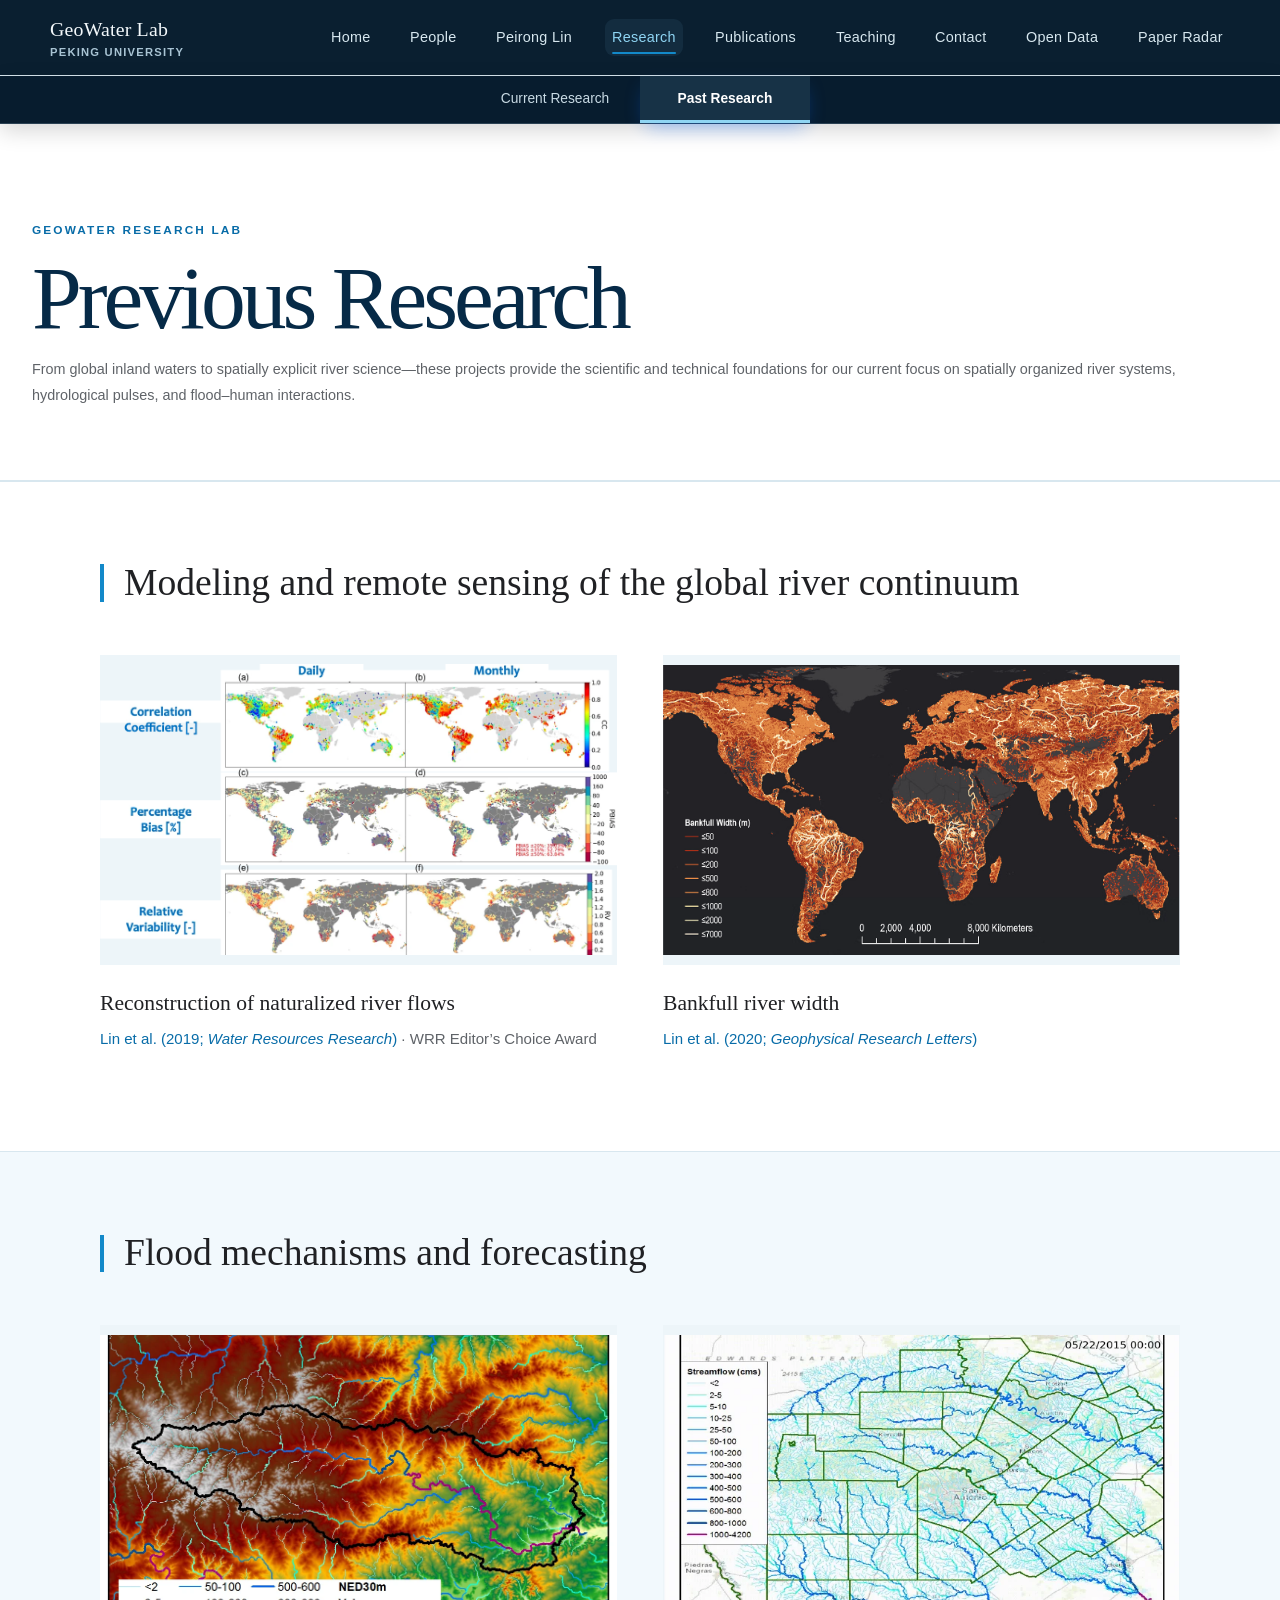
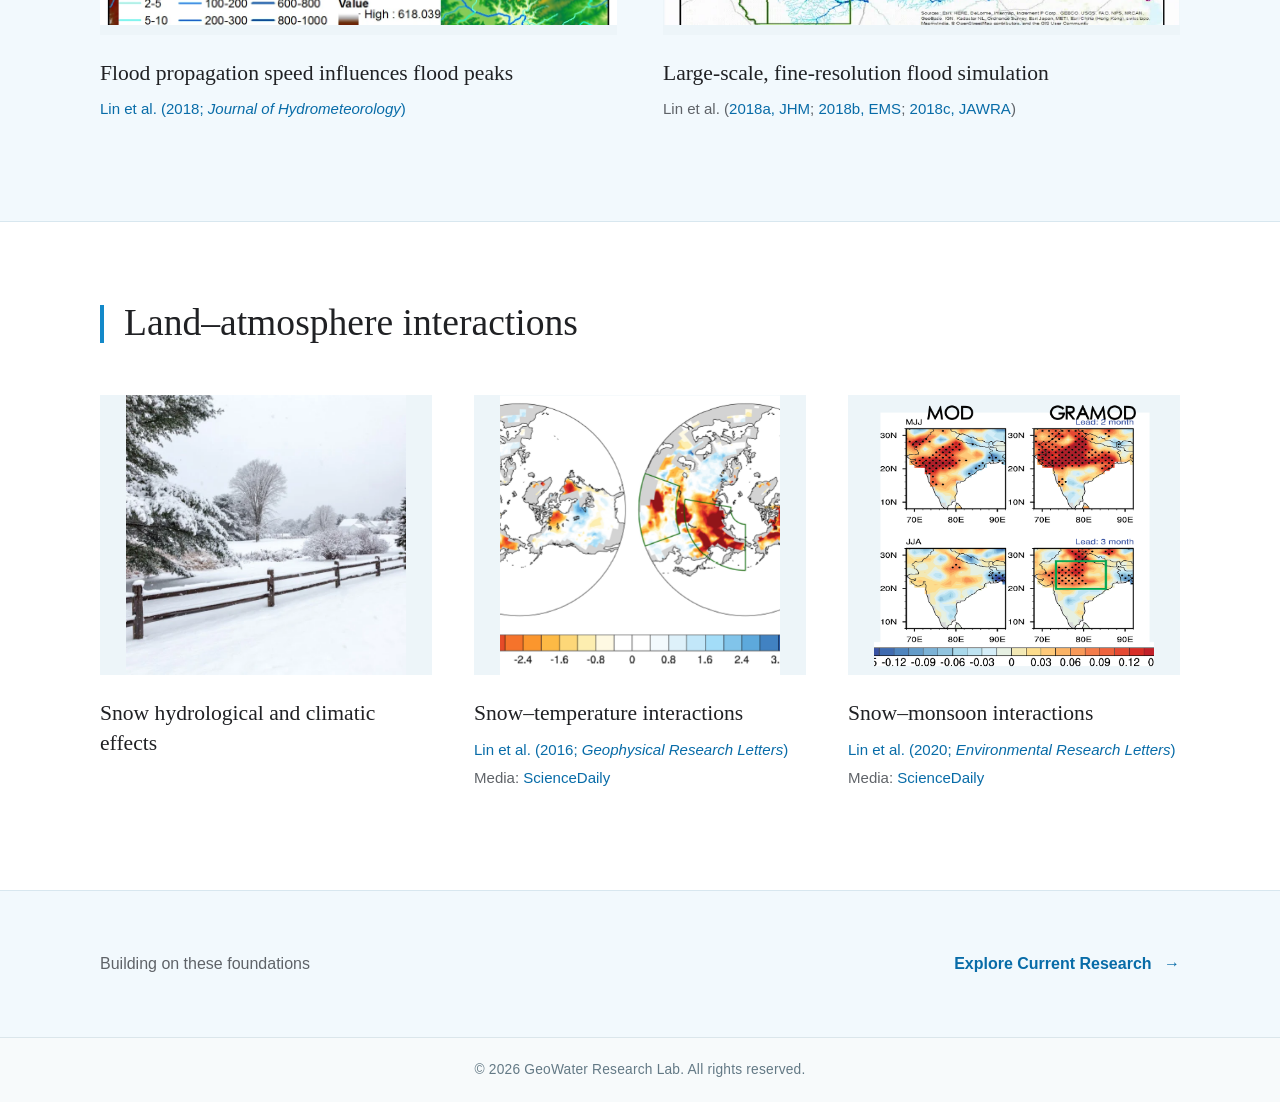
<file: research.html>
<!DOCTYPE html>
<html lang="en">
<head>
  <meta charset="UTF-8">
  <meta name="viewport" content="width=device-width,initial-scale=1">
  <title>Previous Research | GeoWater Research Lab at Peking University</title>
  <meta name="description" content="Previous research on the global river continuum, flood mechanisms, and land–atmosphere interactions.">
    <link rel="canonical" href="https://geowaterpku.github.io/research.html">
<link rel="stylesheet" href="assets/styles.css">
  <link rel="stylesheet" href="assets/content-refinements.css?v=3">
  <style>
    .past-google-style .google-project a {
      position: relative;
      z-index: 5;
      pointer-events: auto !important;
      cursor: pointer;
    }
    .past-google-style .google-project .paper-card-link {
      display: block;
      color: inherit;
      text-decoration: none;
    }
    .past-google-style .google-project .paper-card-link:hover {
      text-decoration: none;
    }
    .past-google-style .google-project .paper-card-link h3 {
      color: #202124;
      transition: color .18s ease;
    }
    .past-google-style .google-project .paper-card-link:hover h3,
    .past-google-style .google-project .paper-card-link:focus-visible h3 {
      color: #1a73e8;
      text-decoration: underline;
      text-underline-offset: 3px;
    }
    .past-google-style .google-project .paper-card-link:focus-visible {
      outline: 2px solid rgba(26,115,232,.45);
      outline-offset: 4px;
      border-radius: 2px;
    }
    .past-google-style .google-project .paper-figure-link {
      display: block;
    }
  </style>
</head>
<body class="research-editorial past-google-style" data-page="previous-research">
  <header class="primary-nav"><div class="nav-inner">
    <a href="/" class="brand"><span class="brand-label">GeoWater Lab</span><span class="brand-subtitle">Peking University</span></a>
    <nav aria-label="Primary navigation"><ul class="nav-links"></ul></nav>
  </div></header>

  <main class="google-research">
    <section class="google-research__intro minimal-page-hero"><div class="google-research__shell">
      <p class="google-research__label">GeoWater Research Lab</p>
      <h1>Previous Research</h1>
      <p class="google-research__deck">From global inland waters to spatially explicit river science—these projects provide the scientific and technical foundations for our current focus on spatially organized river systems, hydrological pulses, and flood–human interactions.</p>
    </div></section>

    <section class="google-research__group"><div class="google-research__shell">
      <h2>Modeling and remote sensing of the global river continuum</h2>
      <div class="google-project-grid">
        <article class="google-project"><a class="paper-figure-link" href="https://agupubs.onlinelibrary.wiley.com/doi/full/10.1029/2019WR025287" target="_blank" rel="noopener" aria-label="Read Global reconstruction of naturalized river flows at 2.94 million reaches"><figure><img src="assets/research/past/naturalized-flow.webp" alt="Global evaluation maps for reconstructed naturalized river flows" decoding="async" loading="lazy" width="1116" height="627"></figure></a><a class="paper-card-link" href="https://agupubs.onlinelibrary.wiley.com/doi/full/10.1029/2019WR025287" target="_blank" rel="noopener"><h3>Reconstruction of naturalized river flows</h3></a><p><a href="https://agupubs.onlinelibrary.wiley.com/doi/full/10.1029/2019WR025287" target="_blank" rel="noopener">Lin et al. (2019; <em>Water Resources Research</em>)</a> · WRR Editor’s Choice Award</p></article>
        <article class="google-project"><a class="paper-figure-link" href="https://agupubs.onlinelibrary.wiley.com/doi/abs/10.1029/2019gl086405" target="_blank" rel="noopener" aria-label="Read Global estimates of reach-level bankfull river width"><figure><img src="assets/research/past/bankfull-width.png" alt="Global map of bankfull river width" decoding="async" loading="lazy" width="645" height="362"></figure></a><a class="paper-card-link" href="https://agupubs.onlinelibrary.wiley.com/doi/abs/10.1029/2019gl086405" target="_blank" rel="noopener"><h3>Bankfull river width</h3></a><p><a href="https://agupubs.onlinelibrary.wiley.com/doi/abs/10.1029/2019gl086405" target="_blank" rel="noopener">Lin et al. (2020; <em>Geophysical Research Letters</em>)</a></p></article>
      </div>
    </div></section>

    <section class="google-research__group google-research__group--soft"><div class="google-research__shell">
      <h2>Flood mechanisms and forecasting</h2>
      <div class="google-project-grid">
        <article class="google-project"><a class="paper-figure-link" href="https://journals.ametsoc.org/view/journals/hydr/19/8/jhm-d-18-0038_1.xml" target="_blank" rel="noopener" aria-label="Read Insights into hydrometeorological factors constraining flood prediction skill during major Texas Hill Country floods"><figure><img src="assets/research/past/flood-propagation.webp" alt="River network and terrain visualization used to study flood propagation" decoding="async" loading="lazy" width="1056" height="593"></figure></a><a class="paper-card-link" href="https://journals.ametsoc.org/view/journals/hydr/19/8/jhm-d-18-0038_1.xml" target="_blank" rel="noopener"><h3>Flood propagation speed influences flood peaks</h3></a><p><a href="https://journals.ametsoc.org/view/journals/hydr/19/8/jhm-d-18-0038_1.xml" target="_blank" rel="noopener">Lin et al. (2018; <em>Journal of Hydrometeorology</em>)</a></p></article>
        <article class="google-project"><figure><img src="assets/research/past/flood-simulation.webp" alt="Fine-resolution streamflow simulation in south-central Texas" decoding="async" loading="lazy" width="695" height="390"></figure><h3>Large-scale, fine-resolution flood simulation</h3><p>Lin et al. (<a href="https://journals.ametsoc.org/view/journals/hydr/19/8/jhm-d-18-0038_1.xml" target="_blank" rel="noopener">2018a, JHM</a>; <a href="https://www.sciencedirect.com/science/article/pii/S1364815217313531" target="_blank" rel="noopener">2018b, EMS</a>; <a href="https://onlinelibrary.wiley.com/doi/abs/10.1111/1752-1688.12585" target="_blank" rel="noopener">2018c, JAWRA</a>)</p></article>
      </div>
    </div></section>

    <section class="google-research__group"><div class="google-research__shell">
      <h2>Land–atmosphere interactions</h2>
      <div class="google-project-grid google-project-grid--three">
        <article class="google-project"><figure><img src="assets/research/past/snow-effect.webp" alt="Snow-covered landscape representing snow hydrological and climatic effects" decoding="async" loading="lazy" width="664" height="664"></figure><h3>Snow hydrological and climatic effects</h3></article>
        <article class="google-project"><a class="paper-figure-link" href="https://agupubs.onlinelibrary.wiley.com/doi/full/10.1002/2016gl070966" target="_blank" rel="noopener" aria-label="Read Snow data assimilation-constrained land initialization improves seasonal temperature prediction"><figure><img src="assets/research/past/snow-temperature.png" alt="Polar maps of snow and temperature interactions" decoding="async" loading="lazy" width="395" height="395"></figure></a><a class="paper-card-link" href="https://agupubs.onlinelibrary.wiley.com/doi/full/10.1002/2016gl070966" target="_blank" rel="noopener"><h3>Snow–temperature interactions</h3></a><p><a href="https://agupubs.onlinelibrary.wiley.com/doi/full/10.1002/2016gl070966" target="_blank" rel="noopener">Lin et al. (2016; <em>Geophysical Research Letters</em>)</a></p><p>Media: <a href="https://www.sciencedaily.com/releases/2016/12/161206111455.htm" target="_blank" rel="noopener">ScienceDaily</a></p></article>
        <article class="google-project"><a class="paper-figure-link" href="https://iopscience.iop.org/article/10.1088/1748-9326/ab80ef" target="_blank" rel="noopener" aria-label="Read Assimilating multi-satellite snow data in gauged Eurasia improves Asian monsoon seasonal anomaly simulations"><figure><img src="assets/research/past/snow-monsoon.png" alt="Maps showing relationships between snow and monsoon variability" decoding="async" loading="lazy" width="437" height="437"></figure></a><a class="paper-card-link" href="https://iopscience.iop.org/article/10.1088/1748-9326/ab80ef" target="_blank" rel="noopener"><h3>Snow–monsoon interactions</h3></a><p><a href="https://iopscience.iop.org/article/10.1088/1748-9326/ab80ef" target="_blank" rel="noopener">Lin et al. (2020; <em>Environmental Research Letters</em>)</a></p><p>Media: <a href="https://www.sciencedaily.com/releases/2020/07/200716120705.htm" target="_blank" rel="noopener">ScienceDaily</a></p></article>
      </div>
    </div></section>

    <section class="google-research__next"><div class="google-research__shell"><p>Building on these foundations</p><a href="current-research.html">Explore Current Research <span>→</span></a></div></section>
  </main>
  <script src="assets/nav.js?v=4"></script>
</body>
</html>
</file>
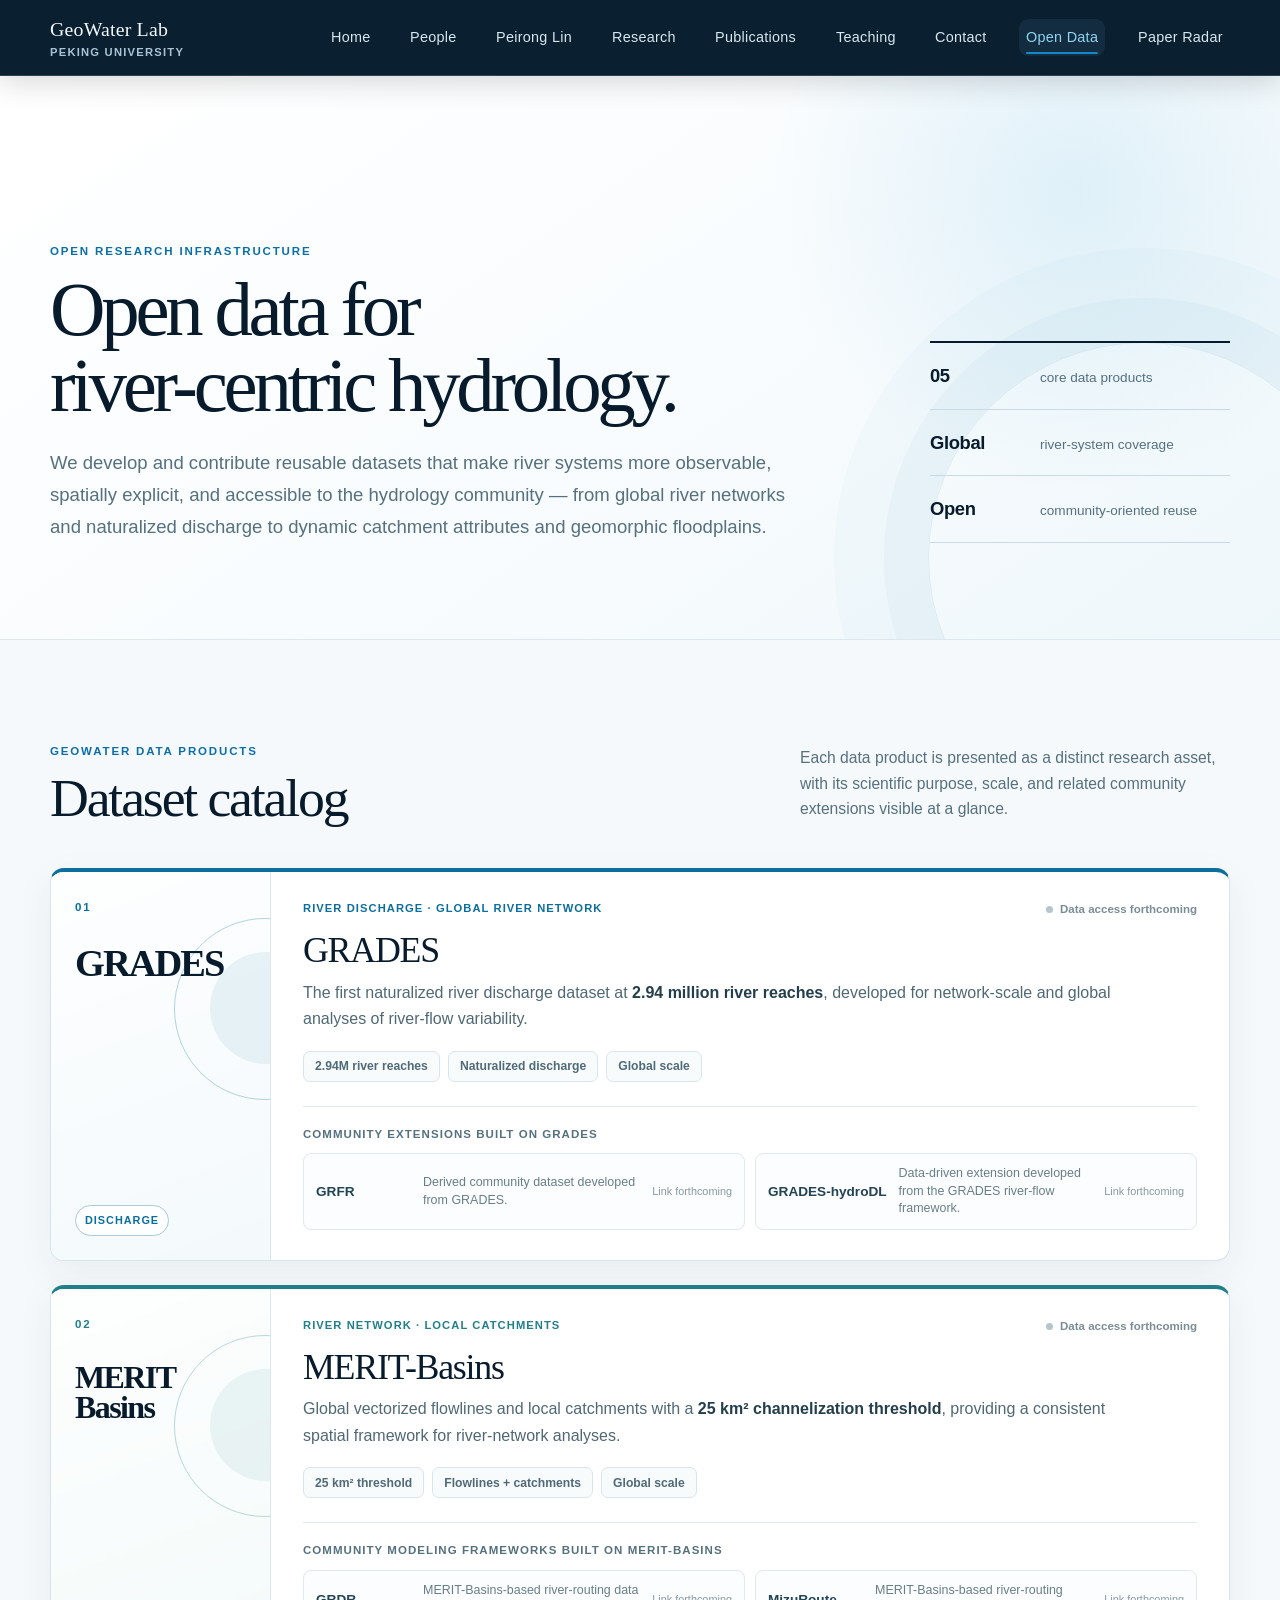
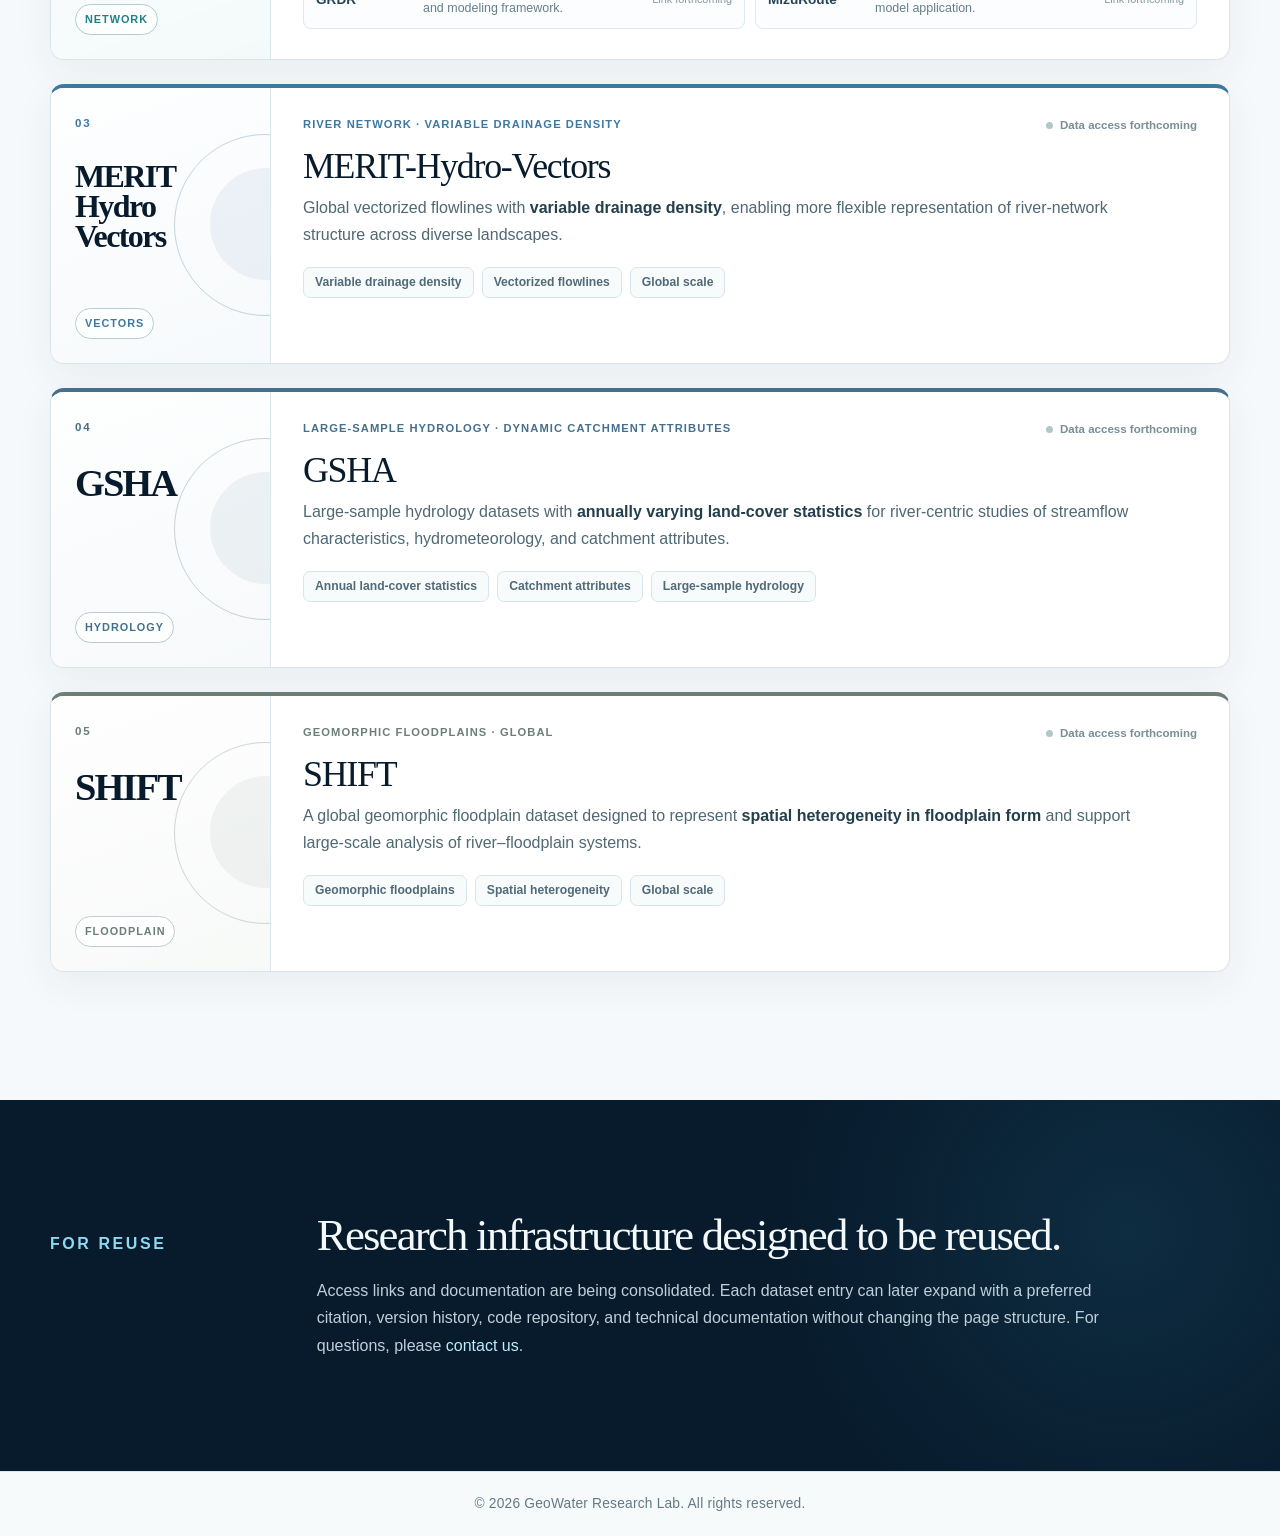
<file: Resources.html>
<!DOCTYPE html>
<html lang="en">
<head>
  <meta charset="UTF-8">
  <meta name="viewport" content="width=device-width,initial-scale=1">
  <title>Open Data | GeoWater Research Lab at Peking University</title>
  <meta name="description" content="Open datasets and community research products from GeoWater Research Lab, including global river networks, discharge, hydrological signatures, and floodplains.">
  <link rel="canonical" href="https://geowaterpku.github.io/Resources.html">
  <link rel="stylesheet" href="assets/styles.css">
  <link rel="stylesheet" href="assets/content-refinements.css?v=4">
  <link rel="stylesheet" href="assets/resources.css?v=5">
</head>
<body class="resources-page" data-page="resources">
  <header class="primary-nav">
    <div class="nav-inner">
      <a href="/" class="brand">
        <span class="brand-label">GeoWater Lab</span>
        <span class="brand-subtitle">Peking University</span>
      </a>
      <nav aria-label="Primary navigation"><ul class="nav-links"></ul></nav>
    </div>
  </header>

  <main>
    <section class="resources-hero" aria-labelledby="resources-title">
      <div class="resources-shell resources-hero__grid">
        <div class="resources-hero__copy">
          <p class="resources-kicker">Open research infrastructure</p>
          <h1 id="resources-title">Open data for<br>river-centric hydrology.</h1>
          <p class="resources-hero__lead">We develop and contribute reusable datasets that make river systems more observable, spatially explicit, and accessible to the hydrology community — from global river networks and naturalized discharge to dynamic catchment attributes and geomorphic floodplains.</p>
        </div>
        <aside class="resources-hero__summary" aria-label="Open data collection summary">
          <div class="resources-summary__item">
            <strong>05</strong>
            <span>core data products</span>
          </div>
          <div class="resources-summary__item">
            <strong>Global</strong>
            <span>river-system coverage</span>
          </div>
          <div class="resources-summary__item">
            <strong>Open</strong>
            <span>community-oriented reuse</span>
          </div>
        </aside>
      </div>
    </section>

    <section class="resources-collections" aria-labelledby="collections-title">
      <div class="resources-shell">
        <header class="resources-heading">
          <div>
            <p class="resources-kicker">GeoWater data products</p>
            <h2 id="collections-title">Dataset catalog</h2>
          </div>
          <p>Each data product is presented as a distinct research asset, with its scientific purpose, scale, and related community extensions visible at a glance.</p>
        </header>

        <div class="resource-card-list">
          <article class="resource-card resource-card--discharge">
            <div class="resource-card__visual" aria-hidden="true">
              <span class="resource-card__number">01</span>
              <div class="resource-card__mark">GRADES</div>
              <span class="resource-card__visual-label">Discharge</span>
            </div>
            <div class="resource-card__content">
              <div class="resource-card__topline">
                <span class="resource-card__category">River discharge · Global river network</span>
                <span class="resource-card__status">Data access forthcoming</span>
              </div>
              <h3>GRADES</h3>
              <p class="resource-card__description">The first naturalized river discharge dataset at <strong>2.94 million river reaches</strong>, developed for network-scale and global analyses of river-flow variability.</p>
              <div class="resource-card__facts" aria-label="GRADES key characteristics">
                <span>2.94M river reaches</span>
                <span>Naturalized discharge</span>
                <span>Global scale</span>
              </div>

              <div class="resource-related">
                <p class="resource-related__title">Community extensions built on GRADES</p>
                <div class="resource-related__grid">
                  <div class="resource-related__item">
                    <strong>GRFR</strong>
                    <span>Derived community dataset developed from GRADES.</span>
                    <em>Link forthcoming</em>
                  </div>
                  <div class="resource-related__item">
                    <strong>GRADES-hydroDL</strong>
                    <span>Data-driven extension developed from the GRADES river-flow framework.</span>
                    <em>Link forthcoming</em>
                  </div>
                </div>
              </div>
            </div>
          </article>

          <article class="resource-card resource-card--network">
            <div class="resource-card__visual" aria-hidden="true">
              <span class="resource-card__number">02</span>
              <div class="resource-card__mark resource-card__mark--long">MERIT<br>Basins</div>
              <span class="resource-card__visual-label">Network</span>
            </div>
            <div class="resource-card__content">
              <div class="resource-card__topline">
                <span class="resource-card__category">River network · Local catchments</span>
                <span class="resource-card__status">Data access forthcoming</span>
              </div>
              <h3>MERIT-Basins</h3>
              <p class="resource-card__description">Global vectorized flowlines and local catchments with a <strong>25 km² channelization threshold</strong>, providing a consistent spatial framework for river-network analyses.</p>
              <div class="resource-card__facts" aria-label="MERIT-Basins key characteristics">
                <span>25 km² threshold</span>
                <span>Flowlines + catchments</span>
                <span>Global scale</span>
              </div>

              <div class="resource-related">
                <p class="resource-related__title">Community modeling frameworks built on MERIT-Basins</p>
                <div class="resource-related__grid">
                  <div class="resource-related__item">
                    <strong>GRDR</strong>
                    <span>MERIT-Basins-based river-routing data and modeling framework.</span>
                    <em>Link forthcoming</em>
                  </div>
                  <div class="resource-related__item">
                    <strong>MizuRoute</strong>
                    <span>MERIT-Basins-based river-routing model application.</span>
                    <em>Link forthcoming</em>
                  </div>
                </div>
              </div>
            </div>
          </article>

          <article class="resource-card resource-card--vectors">
            <div class="resource-card__visual" aria-hidden="true">
              <span class="resource-card__number">03</span>
              <div class="resource-card__mark resource-card__mark--long">MERIT<br>Hydro<br>Vectors</div>
              <span class="resource-card__visual-label">Vectors</span>
            </div>
            <div class="resource-card__content">
              <div class="resource-card__topline">
                <span class="resource-card__category">River network · Variable drainage density</span>
                <span class="resource-card__status">Data access forthcoming</span>
              </div>
              <h3>MERIT-Hydro-Vectors</h3>
              <p class="resource-card__description">Global vectorized flowlines with <strong>variable drainage density</strong>, enabling more flexible representation of river-network structure across diverse landscapes.</p>
              <div class="resource-card__facts" aria-label="MERIT-Hydro-Vectors key characteristics">
                <span>Variable drainage density</span>
                <span>Vectorized flowlines</span>
                <span>Global scale</span>
              </div>
            </div>
          </article>

          <article class="resource-card resource-card--hydrology">
            <div class="resource-card__visual" aria-hidden="true">
              <span class="resource-card__number">04</span>
              <div class="resource-card__mark">GSHA</div>
              <span class="resource-card__visual-label">Hydrology</span>
            </div>
            <div class="resource-card__content">
              <div class="resource-card__topline">
                <span class="resource-card__category">Large-sample hydrology · Dynamic catchment attributes</span>
                <span class="resource-card__status">Data access forthcoming</span>
              </div>
              <h3>GSHA</h3>
              <p class="resource-card__description">Large-sample hydrology datasets with <strong>annually varying land-cover statistics</strong> for river-centric studies of streamflow characteristics, hydrometeorology, and catchment attributes.</p>
              <div class="resource-card__facts" aria-label="GSHA key characteristics">
                <span>Annual land-cover statistics</span>
                <span>Catchment attributes</span>
                <span>Large-sample hydrology</span>
              </div>
            </div>
          </article>

          <article class="resource-card resource-card--floodplain">
            <div class="resource-card__visual" aria-hidden="true">
              <span class="resource-card__number">05</span>
              <div class="resource-card__mark">SHIFT</div>
              <span class="resource-card__visual-label">Floodplain</span>
            </div>
            <div class="resource-card__content">
              <div class="resource-card__topline">
                <span class="resource-card__category">Geomorphic floodplains · Global</span>
                <span class="resource-card__status">Data access forthcoming</span>
              </div>
              <h3>SHIFT</h3>
              <p class="resource-card__description">A global geomorphic floodplain dataset designed to represent <strong>spatial heterogeneity in floodplain form</strong> and support large-scale analysis of river–floodplain systems.</p>
              <div class="resource-card__facts" aria-label="SHIFT key characteristics">
                <span>Geomorphic floodplains</span>
                <span>Spatial heterogeneity</span>
                <span>Global scale</span>
              </div>
            </div>
          </article>
        </div>
      </div>
    </section>

    <section class="resources-status" aria-labelledby="status-title">
      <div class="resources-shell resources-status__grid">
        <p class="resources-kicker">For reuse</p>
        <div>
          <h2 id="status-title">Research infrastructure designed to be reused.</h2>
          <p>Access links and documentation are being consolidated. Each dataset entry can later expand with a preferred citation, version history, code repository, and technical documentation without changing the page structure. For questions, please <a href="contact.html">contact us</a>.</p>
        </div>
      </div>
    </section>
  </main>

  <script src="assets/nav.js?v=6"></script>
</body>
</html>
</file>
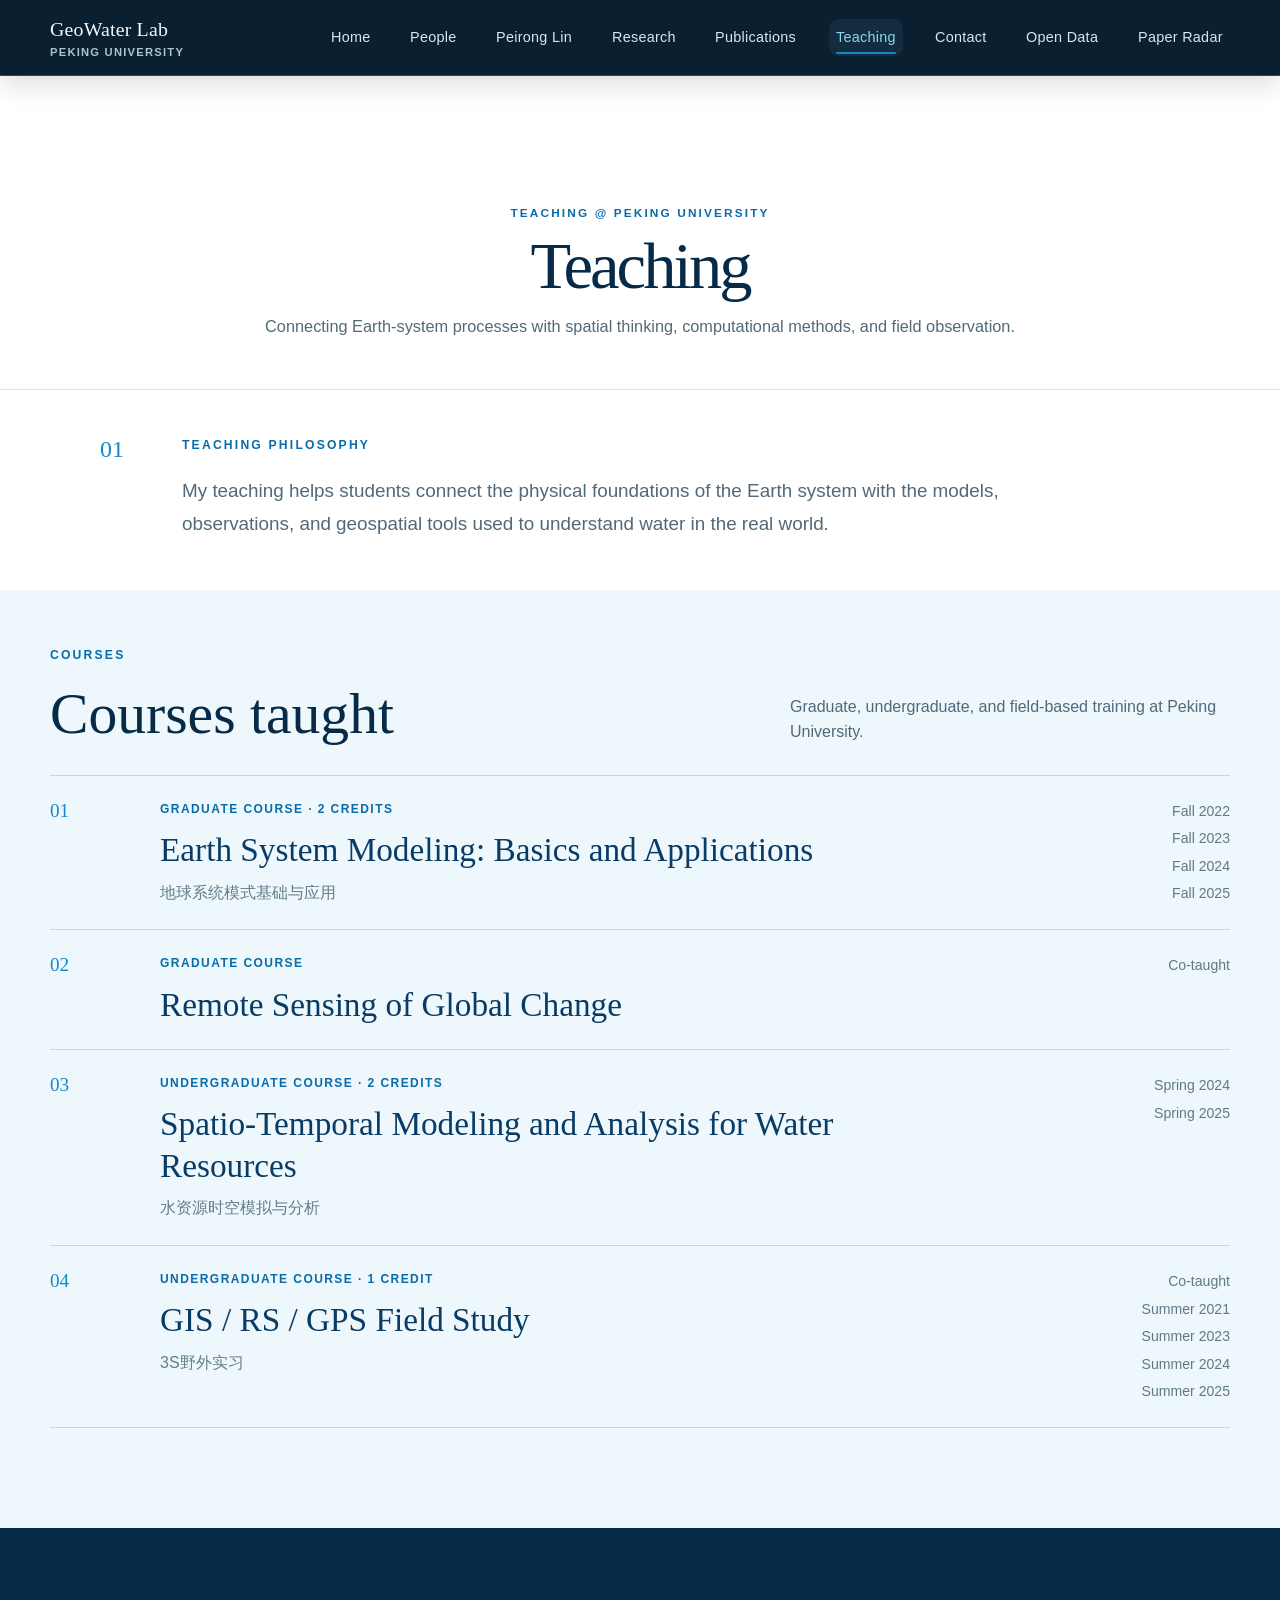
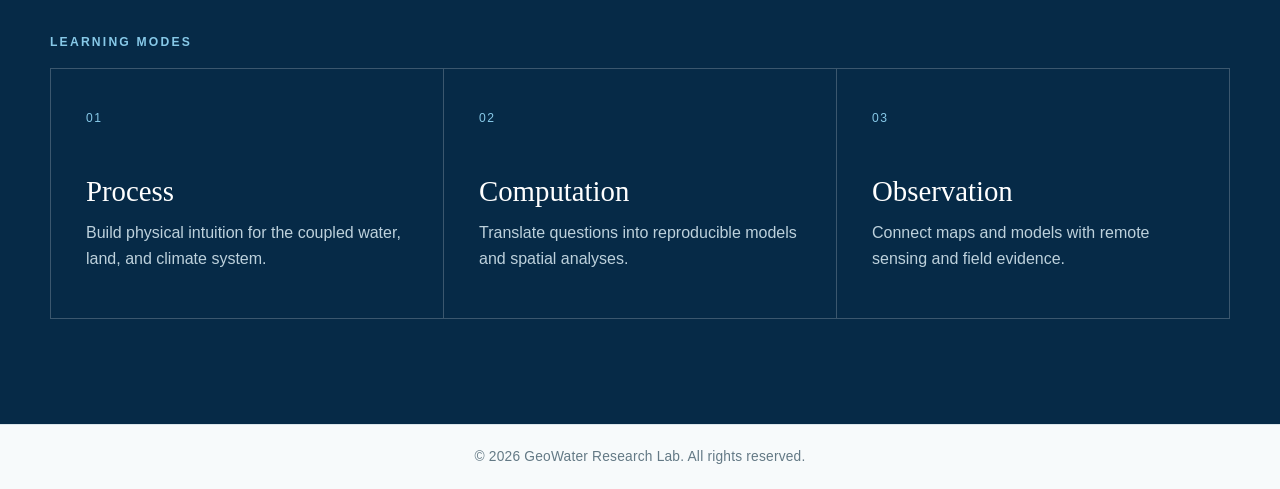
<file: teaching.html>
<!DOCTYPE html>
<html lang="en">
<head>
  <meta charset="UTF-8"><meta name="viewport" content="width=device-width,initial-scale=1">
  <title>Teaching | GeoWater Lab @ PKU</title>
  <meta name="description" content="Courses taught by Peirong Lin at Peking University in Earth system modeling, remote sensing of global change, water-resources analysis, and geospatial field study.">
    <link rel="canonical" href="https://geowaterpku.github.io/teaching.html">
<link rel="stylesheet" href="assets/styles.css">
  <link rel="stylesheet" href="assets/content-refinements.css?v=3">
  <style>
    /* Teaching-page refinements: compact, centered, and visually aligned with Research. */
    .teaching-page .teaching-hero.minimal-page-hero {
      padding: 128px 0 50px;
      text-align: center;
    }
    .teaching-page .teaching-hero.minimal-page-hero > .teaching-shell {
      width: min(1080px, calc(100% - 48px));
      margin: 0 auto;
    }
    .teaching-page .teaching-hero .teaching-kicker {
      margin-bottom: 10px;
    }
    .teaching-page .teaching-hero h1 {
      margin: 0 0 14px;
      font-size: clamp(2.8rem, 5.2vw, 4.7rem);
      line-height: 1;
    }
    .teaching-page .teaching-deck {
      max-width: 760px;
      margin: 0 auto;
      font-size: 1.02rem;
      line-height: 1.55;
    }
    .teaching-page .teaching-intro {
      padding: 46px 0 50px;
    }
    .teaching-page .teaching-intro .teaching-shell {
      width: min(1080px, calc(100% - 48px));
    }
    .teaching-page .teaching-intro__grid {
      grid-template-columns: 58px minmax(0, 1fr);
      gap: 24px;
      align-items: start;
    }
    .teaching-page .teaching-intro .teaching-kicker {
      margin-bottom: 8px;
    }
    .teaching-page .teaching-intro h2 {
      margin: 0 0 12px;
    }
    .teaching-page .teaching-intro p:last-child {
      max-width: 820px;
      margin-bottom: 0;
    }
    .teaching-page .teaching-courses {
      padding-top: 56px;
    }
    .teaching-page .teaching-section-heading {
      margin-bottom: 30px;
    }
    .teaching-page .course-card {
      padding-top: 24px;
      padding-bottom: 24px;
    }
    @media (max-width: 680px) {
      .teaching-page .teaching-hero.minimal-page-hero {
        padding: 112px 0 42px;
      }
      .teaching-page .teaching-hero.minimal-page-hero > .teaching-shell,
      .teaching-page .teaching-intro .teaching-shell {
        width: calc(100% - 30px);
      }
      .teaching-page .teaching-intro {
        padding: 38px 0 42px;
      }
      .teaching-page .teaching-intro__grid {
        grid-template-columns: 42px minmax(0, 1fr);
        gap: 14px;
      }
      .teaching-page .teaching-courses {
        padding-top: 46px;
      }
    }
  </style>
</head>
<body class="teaching-page" data-page="teaching">
  <header class="primary-nav"><div class="nav-inner">
    <a href="/" class="brand"><span class="brand-label">GeoWater Lab</span><span class="brand-subtitle">Peking University</span></a>
    <nav aria-label="Primary navigation"><ul class="nav-links">
      <li><a href="/" data-page="home">Home</a></li><li><a href="current-research.html" data-page="research">Research</a></li>
      <li><a href="publications.html" data-page="publications">Publications</a></li><li><a href="team.html" data-page="team">Team</a></li>
      <li><a href="teaching.html" data-page="teaching">Teaching</a></li><li><a href="peirong-lin.html" data-page="cv">CV</a></li><li><a href="contact.html" data-page="contact">Contact</a></li>
    </ul></nav>
  </div></header>
  <main>
    <section class="teaching-hero minimal-page-hero"><div class="teaching-shell teaching-hero__grid"><div>
      <p class="teaching-kicker">Teaching @ Peking University</p>
      <h1>Teaching</h1>
      <p class="teaching-deck">Connecting Earth-system processes with spatial thinking, computational methods, and field observation.</p>
    </div><div class="teaching-rings" aria-hidden="true"><span class="ring ring--one"></span><span class="ring ring--two"></span><span class="ring ring--three"></span><span class="ring-label rl-model">Model</span><span class="ring-label rl-data">Data</span><span class="ring-label rl-field">Field</span></div></div></section>

    <section class="teaching-intro"><div class="teaching-shell teaching-intro__grid"><p class="teaching-index">01</p><div>
      <p class="teaching-kicker">Teaching Philosophy</p>
      <p>My teaching helps students connect the physical foundations of the Earth system with the models, observations, and geospatial tools used to understand water in the real world.</p>
    </div></div></section>

    <section class="teaching-courses"><div class="teaching-shell">
      <header class="teaching-section-heading"><div><p class="teaching-kicker">Courses</p><h2>Courses taught</h2></div><p>Graduate, undergraduate, and field-based training at Peking University.</p></header>
      <div class="course-list">
        <article class="course-card"><div class="course-number">01</div><div class="course-main"><p class="course-level">Graduate course · 2 credits</p><h3>Earth System Modeling: Basics and Applications</h3><p class="course-cn">地球系统模式基础与应用</p></div><div class="course-terms"><span>Fall 2022</span><span>Fall 2023</span><span>Fall 2024</span><span>Fall 2025</span></div></article>
        <article class="course-card"><div class="course-number">02</div><div class="course-main"><p class="course-level">Graduate course</p><h3>Remote Sensing of Global Change</h3></div><div class="course-terms"><span>Co-taught</span></div></article>
        <article class="course-card"><div class="course-number">03</div><div class="course-main"><p class="course-level">Undergraduate course · 2 credits</p><h3>Spatio-Temporal Modeling and Analysis for Water Resources</h3><p class="course-cn">水资源时空模拟与分析</p></div><div class="course-terms"><span>Spring 2024</span><span>Spring 2025</span></div></article>
        <article class="course-card"><div class="course-number">04</div><div class="course-main"><p class="course-level">Undergraduate course · 1 credit</p><h3>GIS / RS / GPS Field Study</h3><p class="course-cn">3S野外实习</p></div><div class="course-terms"><span>Co-taught</span><span>Summer 2021</span><span>Summer 2023</span><span>Summer 2024</span><span>Summer 2025</span></div></article>
      </div>
    </div></section>

    <section class="teaching-pillars"><div class="teaching-shell"><p class="teaching-kicker">Learning modes</p><div class="teaching-pillar-grid">
      <article><span>01</span><h3>Process</h3><p>Build physical intuition for the coupled water, land, and climate system.</p></article>
      <article><span>02</span><h3>Computation</h3><p>Translate questions into reproducible models and spatial analyses.</p></article>
      <article><span>03</span><h3>Observation</h3><p>Connect maps and models with remote sensing and field evidence.</p></article>
    </div></div></section>
  </main><script src="assets/nav.js"></script>
</body></html>
</file>
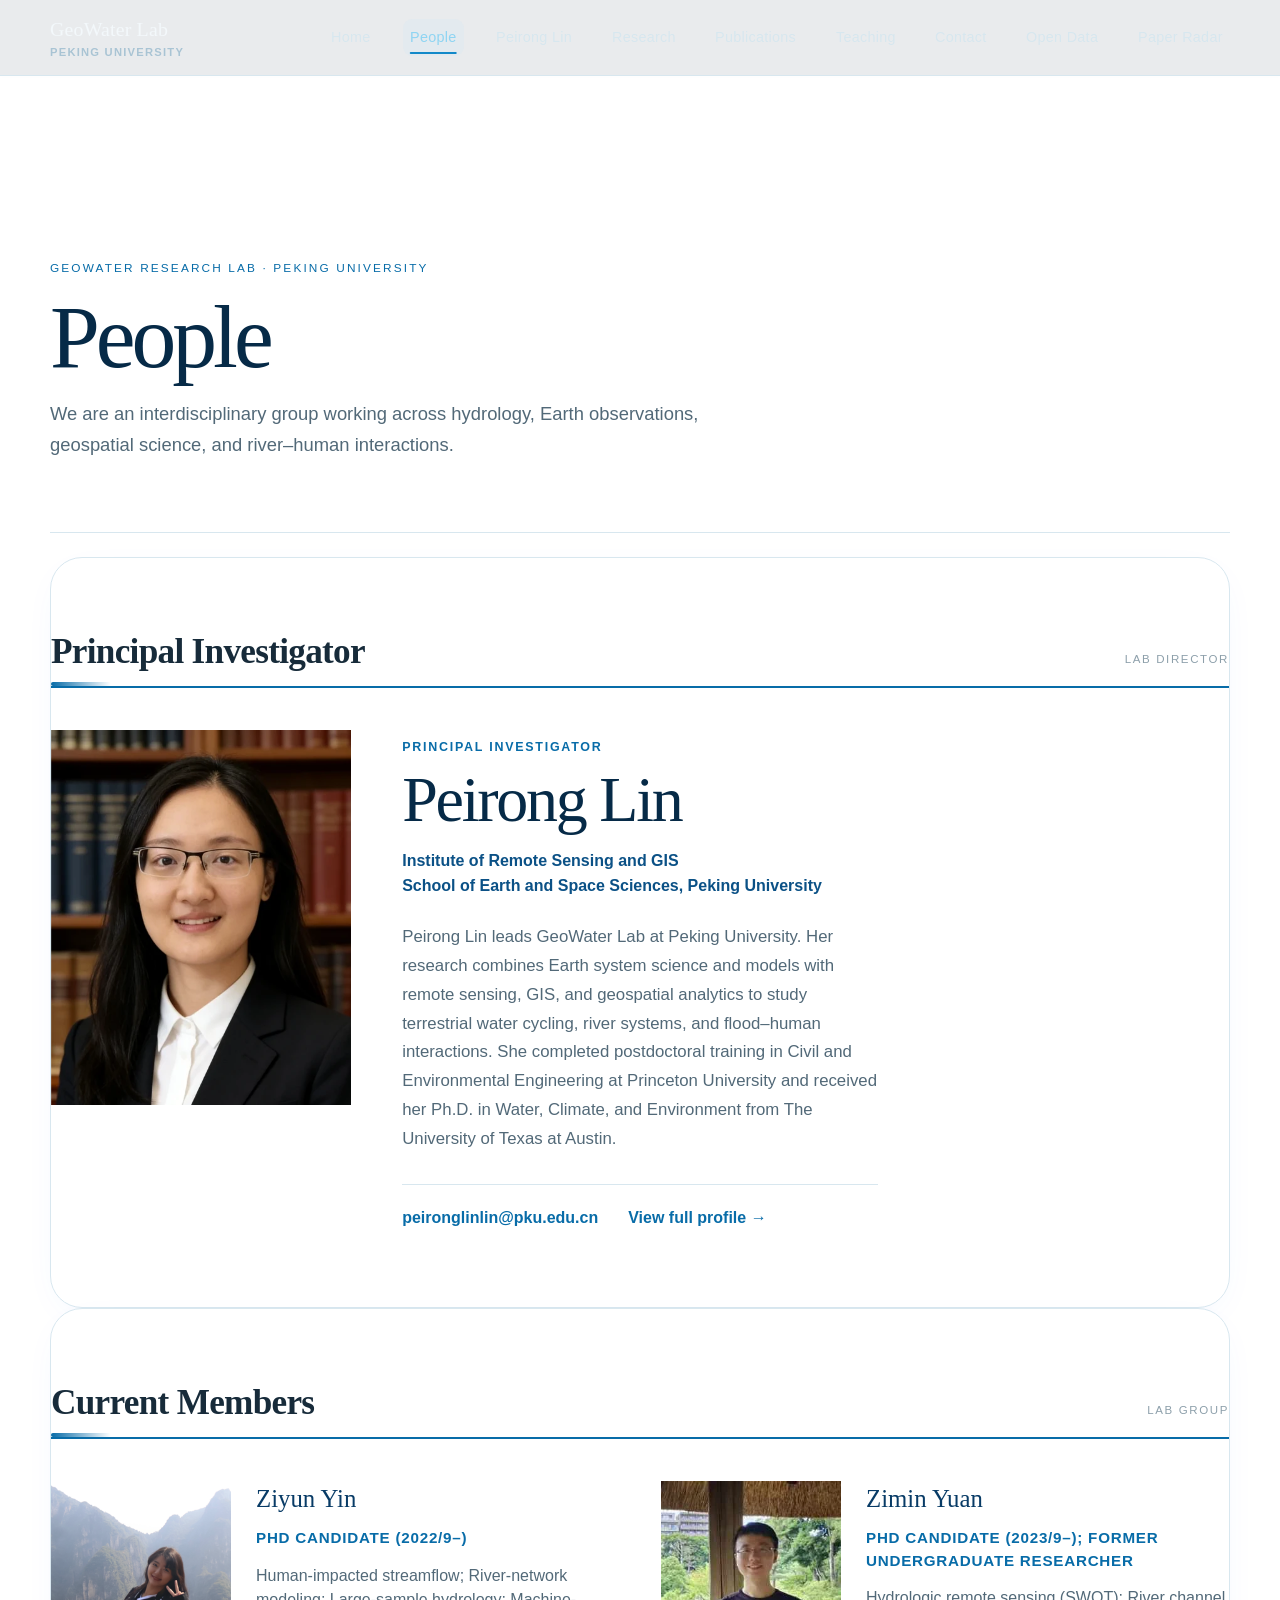
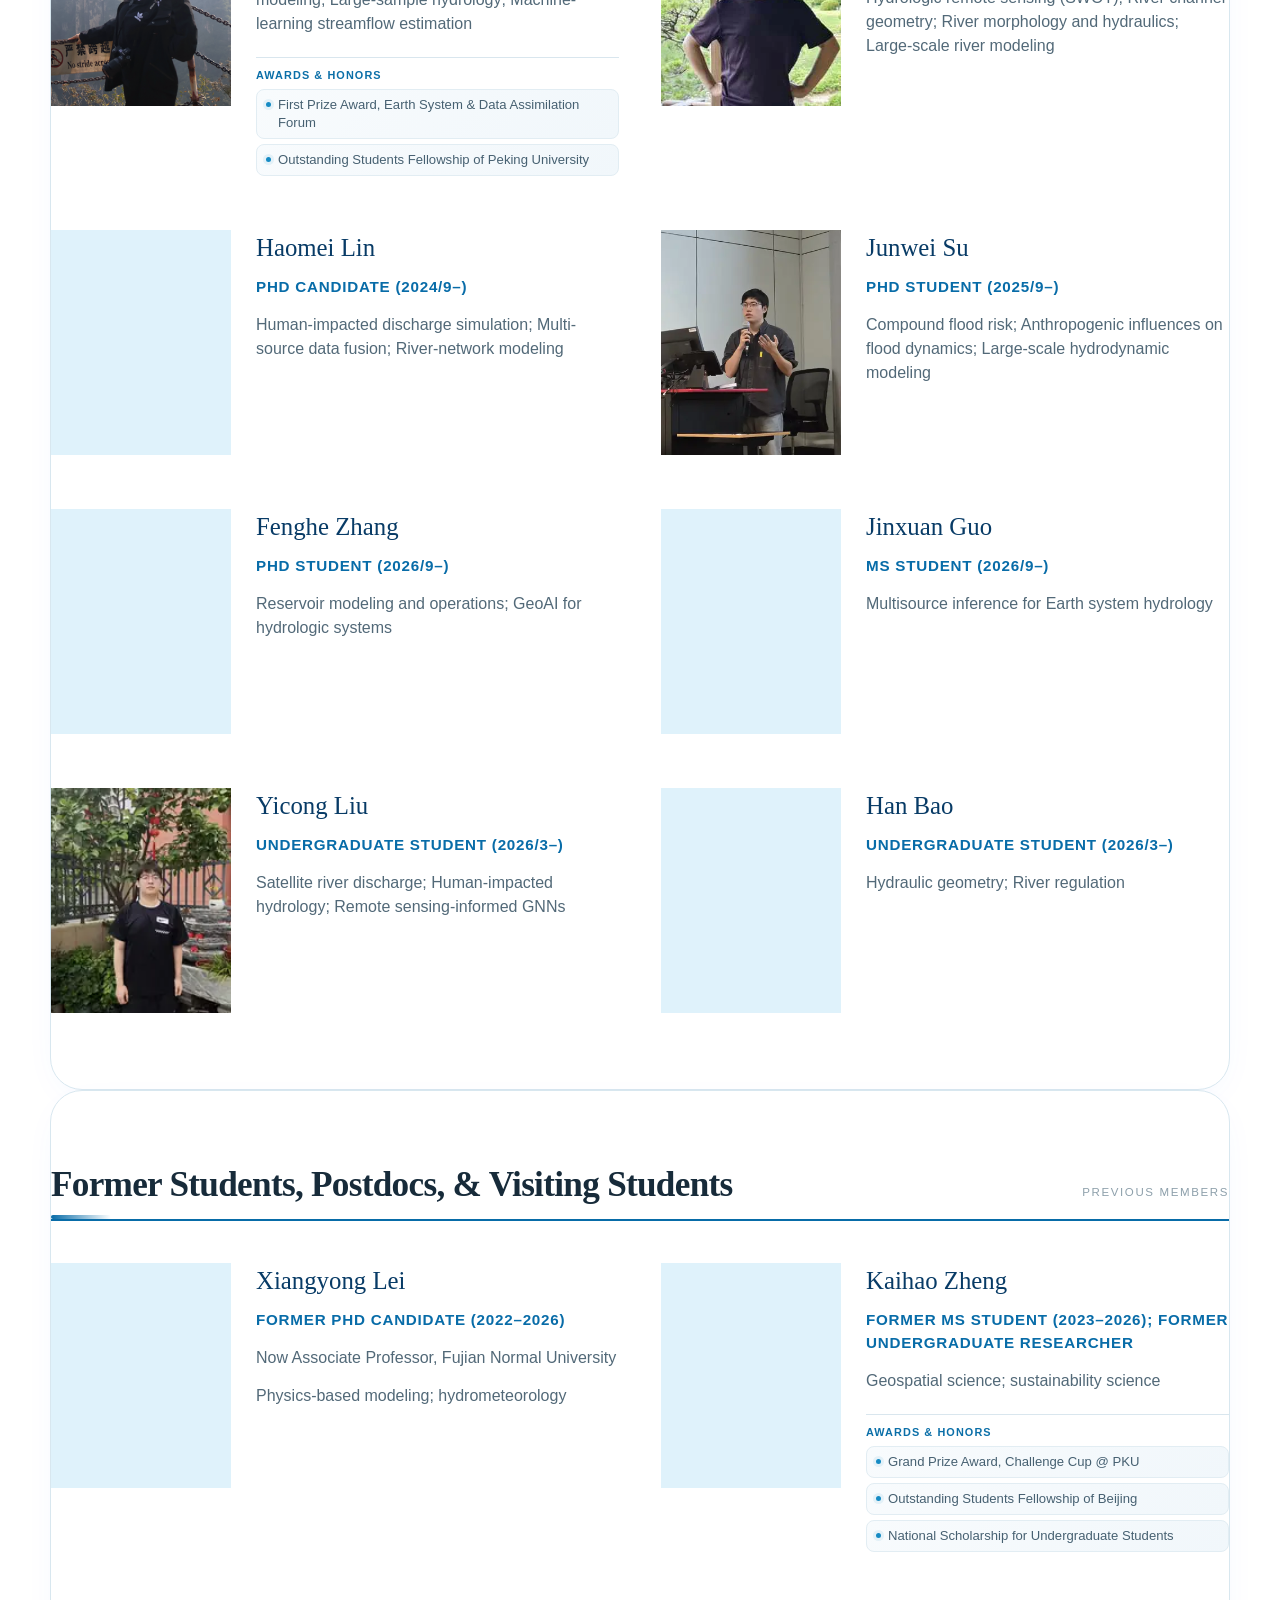
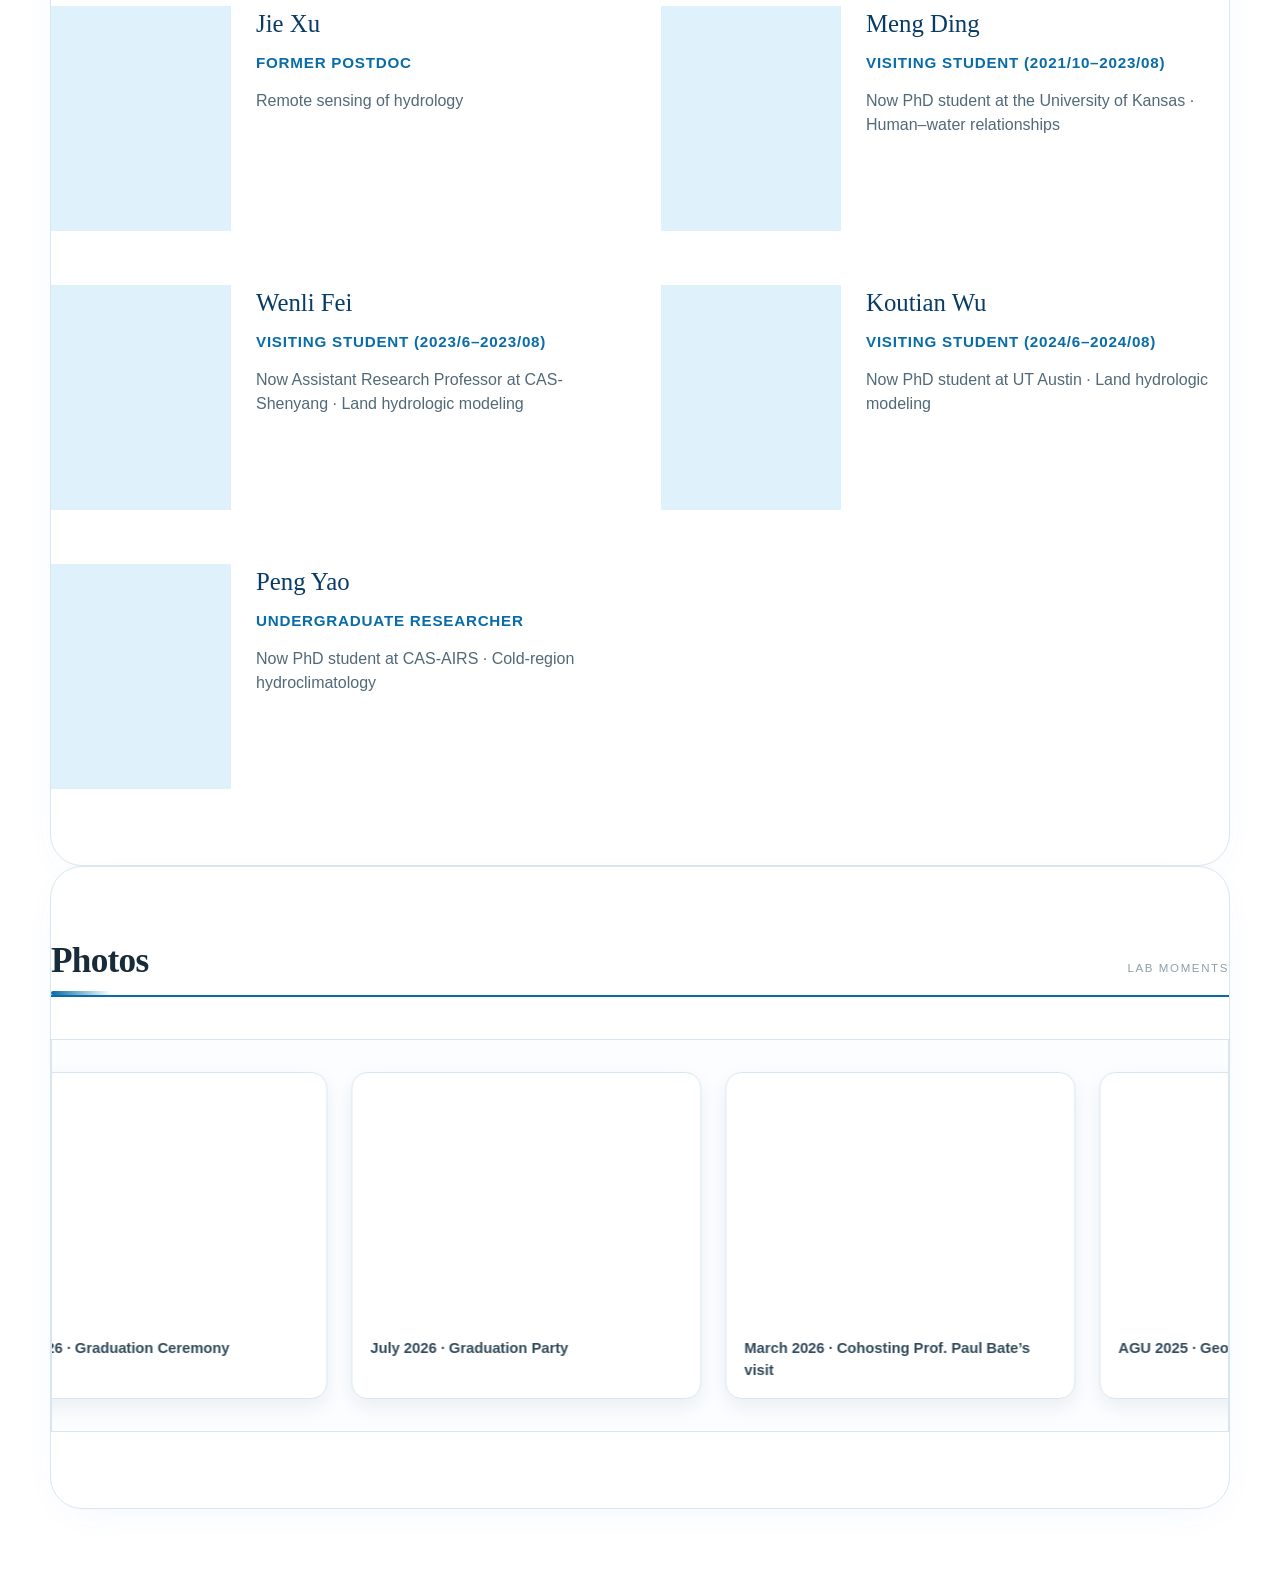
<file: team.html>
<!DOCTYPE html>
<html lang="en">
<head>
  <meta charset="UTF-8">
  <meta name="viewport" content="width=device-width,initial-scale=1">
  <title>People | GeoWater Research Lab</title>
  <meta http-equiv="refresh" content="0; url=people.html">
  <link rel="canonical" href="https://geowaterpku.github.io/people.html">
</head>
<body>
  <p>This page has moved to <a href="people.html">People</a>.</p>
</body>
</html>
</file>
<file: assets/styles.css>
/* Editorial research pages */
.research-editorial{margin:0;color:#17233a;background:#fbfcfa;font-family:'Source Sans 3',sans-serif}.research-editorial *{box-sizing:border-box}.research-editorial main{overflow:hidden}.research-shell{width:min(1180px,calc(100% - 48px));margin:auto}.research-narrow{max-width:820px}.research-kicker{margin:0 0 18px;color:#147d78;font-size:.76rem;font-weight:600;letter-spacing:.18em;text-transform:uppercase}.research-hero{position:relative;padding:180px 0 110px;background:#edf5f1}.research-hero:before{content:'';position:absolute;inset:0;opacity:.55;background-image:radial-gradient(circle at 1px 1px,rgba(21,86,83,.18) 1px,transparent 0);background-size:28px 28px;mask-image:linear-gradient(90deg,transparent,#000 45%)}.research-hero__grid{position:relative;display:grid;grid-template-columns:1.15fr .85fr;gap:6vw;align-items:center}.research-hero h1{position:relative;max-width:820px;margin:0;color:#112f36;font:500 clamp(3.2rem,6.5vw,6.4rem)/.98 'Playfair Display',serif;letter-spacing:-.045em}.research-hero h1 em{color:#147d78}.research-deck{position:relative;max-width:760px;margin:34px 0 0;color:#344f55;font-size:clamp(1.22rem,2vw,1.65rem);line-height:1.45}.river-map{position:relative;min-height:460px}.river-map svg{width:100%;height:100%;overflow:visible}.river-map .river-line{fill:none;stroke:#71aaa3;stroke-width:4;stroke-linecap:round}.river-map .river-line--main{stroke:#147d78;stroke-width:10}.river-map circle{fill:#f5b75b;stroke:#edf5f1;stroke-width:5}.map-label{position:absolute;padding:6px 11px;border:1px solid #147d7840;border-radius:99px;background:#ffffffb3;color:#225b5a;font-size:.73rem;letter-spacing:.08em;text-transform:uppercase}.ml1{top:27%;right:5%}.ml2{top:54%;left:29%}.ml3{bottom:10%;left:5%}.research-section{padding:112px 0}.research-section--tint{background:#edf5f1}.research-intro{font-size:1.18rem;line-height:1.8}.research-intro p{color:#526269}.research-intro .research-lead{margin-top:0;color:#153b41;font:500 clamp(2rem,4vw,3.4rem)/1.2 'Playfair Display',serif}.research-heading{margin-bottom:55px}.research-heading h2,.research-closing h2,.stream-header h2,.past-next h2{margin:0;color:#163b42;font:500 clamp(2.35rem,4.5vw,4rem)/1.1 'Playfair Display',serif;letter-spacing:-.025em}.research-heading--split{display:flex;justify-content:space-between;align-items:end;gap:60px}.research-heading--split>p{max-width:500px;margin:0;color:#637279;font-size:1.08rem;line-height:1.6}.question-list{border-top:1px solid #1f4c4f33}.question-row{display:grid;grid-template-columns:90px 1fr;gap:25px;padding:42px 0;border-bottom:1px solid #1f4c4f33}.question-row>span,.stream-header>span{color:#d79332;font:500 1.4rem 'Playfair Display',serif}.question-row h3{max-width:850px;margin:0 0 14px;color:#183b42;font:500 clamp(1.35rem,2.4vw,2rem)/1.3 'Playfair Display',serif}.question-row p{max-width:850px;margin:0;color:#607075;font-size:1.04rem;line-height:1.65}.program-grid{display:grid;grid-template-columns:repeat(3,1fr);gap:22px}.program-card{position:relative;min-height:510px;padding:35px;overflow:hidden;border:1px solid #d9e5e0;border-radius:4px;background:#f5f8f5}.program-card:after{content:'';position:absolute;right:-70px;bottom:-70px;width:210px;height:210px;border:1px solid #147d7826;border-radius:50%;box-shadow:0 0 0 35px #147d780a,0 0 0 70px #147d7806}.program-number{color:#147d78;font-size:.82rem;letter-spacing:.12em}.program-symbol{height:105px;margin:30px 0 10px;color:#147d78;font:500 5rem/1 'Playfair Display',serif}.program-card h3{margin:0 0 18px;color:#163b42;font:500 1.75rem/1.2 'Playfair Display',serif}.program-card p{position:relative;z-index:1;color:#637278;line-height:1.6}.program-card .program-question{color:#243f45;font-weight:600}.research-section--dark{color:white;background:#12363b}.research-heading--light h2{color:#f6faf8}.research-heading--light>p:last-child{max-width:700px;color:#adc3c1;font-size:1.12rem;line-height:1.65}.approach-grid{display:grid;grid-template-columns:repeat(2,1fr);border-top:1px solid #ffffff2e;border-left:1px solid #ffffff2e}.approach-grid article{min-height:230px;padding:38px;border-right:1px solid #ffffff2e;border-bottom:1px solid #ffffff2e}.approach-grid span{color:#f5b75b;font-size:.78rem;letter-spacing:.13em}.approach-grid h3{margin:24px 0 10px;color:white;font:500 1.65rem 'Playfair Display',serif}.approach-grid p{max-width:470px;margin:0;color:#b8cdca;line-height:1.6}.enabling-box{display:grid;grid-template-columns:200px 1fr;gap:40px;margin-top:65px;padding-top:35px;border-top:1px solid #ffffff2e}.enabling-box ul{display:grid;gap:14px;margin:0;padding:0;list-style:none}.enabling-box li{color:#e9f2ef;font:500 1.25rem/1.4 'Playfair Display',serif}.enabling-box li:before{content:'→';margin-right:14px;color:#f5b75b}.research-closing{padding:145px 0;text-align:center;background:#f7f3e9}.research-closing h2{margin-bottom:30px}.research-closing p:last-child{color:#52656a;font-size:1.22rem;line-height:1.75}
.research-hero--past{padding-bottom:130px}.research-hero--past .research-shell{position:relative}.past-hero-copy{max-width:680px;margin:30px 0 0;color:#597075;font-size:1.08rem;line-height:1.7}.past-stream{padding-top:125px}.stream-header{display:grid;grid-template-columns:90px 1fr;gap:25px;margin-bottom:80px}.past-projects{display:grid;gap:110px}.past-project{display:grid;grid-template-columns:minmax(300px,.8fr) minmax(350px,1fr);gap:8vw;align-items:center}.past-project--reverse .project-art{order:2}.project-art{position:relative;display:grid;place-items:center;aspect-ratio:4/3;overflow:hidden;background:#dcece7}.project-art:before{content:'';position:absolute;inset:0;background-image:linear-gradient(#147d7814 1px,transparent 1px),linear-gradient(90deg,#147d7814 1px,transparent 1px);background-size:32px 32px}.project-art strong,.project-art b,.project-art span{position:relative;z-index:2}.art-flow:after{content:'';position:absolute;width:130%;height:80px;border-bottom:18px solid #147d78;border-radius:50%;transform:rotate(-18deg)}.art-flow strong{color:white;font:500 4rem 'Playfair Display',serif}.art-width:after{content:'';position:absolute;left:-10%;width:120%;height:70px;border-radius:50%;background:#147d78;transform:rotate(-12deg)}.art-width span,.art-climate span{padding:12px 18px;background:#f7f4e9;color:#1c5a5a;font:500 2rem 'Playfair Display',serif}.art-pulse span{width:110%;height:150px;border-top:12px solid #147d78;border-radius:50%;transform:rotate(-8deg);box-shadow:0 -32px 0 -27px #d79332,0 -64px 0 -59px #7faea8}.art-grid span{width:70%;height:65%;background:repeating-linear-gradient(35deg,#147d78 0 3px,transparent 3px 22px),repeating-linear-gradient(145deg,#77aaa3 0 2px,transparent 2px 19px);clip-path:polygon(0 20%,100% 0,92% 100%,13% 88%)}.art-snow b,.art-monsoon b{color:white;font-size:7rem}.art-snow:after{content:'';position:absolute;inset:60% -10% -20%;border-radius:50% 50% 0 0;background:#8bbab4}.art-climate:after{content:'';position:absolute;width:270px;height:270px;border:28px solid #77aaa3;border-radius:50%}.art-monsoon:after{content:'';position:absolute;top:0;width:70%;height:70%;border-radius:0 0 50% 50%;background:#78ada6}.past-project h3{margin:0 0 20px;color:#173d43;font:500 clamp(2rem,3.2vw,3rem)/1.14 'Playfair Display',serif}.past-project p:not(.project-meta):not(.project-note){max-width:580px;color:#607075;font-size:1.06rem;line-height:1.7}.project-meta{margin:0 0 14px;color:#147d78;font-size:.78rem;font-weight:600;letter-spacing:.12em;text-transform:uppercase}.project-note{display:inline-block;margin-top:12px;padding:8px 12px;background:#f6ead3;color:#855d22;font-size:.85rem}.project-link{display:inline-block;margin-top:12px;color:#147d78;font-weight:600;text-decoration:none;border-bottom:1px solid}.past-next{padding:105px 0;color:white;background:#147d78}.past-next .research-kicker{color:#bfe3dc}.past-next h2{max-width:820px;color:white}.past-next a{display:inline-block;margin-top:35px;color:white;font-weight:600;text-decoration:none}
@media(max-width:900px){.research-hero__grid{grid-template-columns:1fr}.river-map{min-height:310px;max-width:540px}.program-grid{grid-template-columns:1fr}.program-card{min-height:auto}.past-project{grid-template-columns:1fr;gap:36px}.past-project--reverse .project-art{order:0}}@media(max-width:680px){.research-shell{width:min(100% - 30px,1180px)}.research-hero{padding:135px 0 78px}.research-hero h1{font-size:clamp(2.8rem,14vw,4.2rem)}.research-section{padding:78px 0}.research-heading--split{display:block}.research-heading--split>p{margin-top:22px}.question-row,.stream-header{grid-template-columns:48px 1fr}.approach-grid{grid-template-columns:1fr}.enabling-box{grid-template-columns:1fr;gap:12px}.river-map{min-height:270px}.past-stream{padding-top:85px}.past-projects{gap:75px}}

/* Past Research — faithful adaptation of the original Google Sites page */
.past-google-style{background:#fff;color:#202124}.google-research{background:#fff}.google-research__shell{width:min(1080px,calc(100% - 48px));margin:0 auto}.google-research__intro{padding:160px 0 82px}.google-research__label{margin:0 0 16px;color:#5f6368;font-size:.72rem;font-weight:600;letter-spacing:.18em;text-transform:uppercase}.google-research__intro h1{margin:0 0 48px;color:#202124;font:400 clamp(3.2rem,7vw,5.5rem)/1.05 'Playfair Display',serif}.google-research__intro h2{max-width:760px;margin:0 0 28px;color:#202124;font:400 clamp(1.7rem,3.3vw,2.7rem)/1.25 'Playfair Display',serif}.google-research__intro p:not(.google-research__label){max-width:820px;margin:0 0 12px;color:#5f6368;font-size:1.08rem;line-height:1.72}.google-research__group{padding:78px 0 96px;border-top:1px solid #e8eaed}.google-research__group--soft{background:#f8f9fa}.google-research__group>.google-research__shell>h2{position:relative;margin:0 0 48px;padding-left:24px;color:#202124;font:400 clamp(1.65rem,3vw,2.35rem)/1.25 'Playfair Display',serif}.google-research__group>.google-research__shell>h2:before{content:'';position:absolute;top:.13em;bottom:.13em;left:0;width:4px;background:#1a73e8}.google-project-grid{display:grid;grid-template-columns:repeat(2,minmax(0,1fr));gap:64px 46px}.google-project-grid--three{grid-template-columns:repeat(3,minmax(0,1fr));gap:42px}.google-project figure{display:flex;align-items:center;justify-content:center;height:310px;margin:0 0 24px;overflow:hidden;background:#f1f3f4}.google-project figure img{display:block;width:100%;height:100%;object-fit:contain}.google-project h3{margin:0 0 9px;color:#202124;font:400 1.35rem/1.35 'Playfair Display',serif}.google-project p{margin:5px 0;color:#5f6368;font-size:.94rem;line-height:1.55}.google-project a{color:#1a73e8;text-decoration:none}.google-project a:hover{text-decoration:underline}.google-project-grid--three figure{height:280px}.google-research__next{padding:60px 0;background:#f8f9fa;border-top:1px solid #e8eaed}.google-research__next .google-research__shell{display:flex;align-items:center;justify-content:space-between;gap:30px}.google-research__next p{margin:0;color:#5f6368}.google-research__next a{color:#1a73e8;font-weight:600;text-decoration:none}.google-research__next a span{margin-left:8px}.past-google-style .primary-nav{background:rgba(255,255,255,.92);border-bottom:1px solid #e8eaed;box-shadow:none}.past-google-style .brand-label,.past-google-style .nav-links>li>a{color:#3c4043}.past-google-style .brand-subtitle{color:#80868b}
@media(max-width:820px){.google-project-grid,.google-project-grid--three{grid-template-columns:1fr}.google-project figure,.google-project-grid--three figure{height:auto;min-height:240px;max-height:520px}.google-project figure img{height:auto;max-height:520px}.google-research__intro{padding-top:130px}.google-research__next .google-research__shell{display:block}.google-research__next a{display:inline-block;margin-top:14px}}@media(max-width:520px){.google-research__shell{width:calc(100% - 30px)}.google-research__intro{padding-bottom:60px}.google-research__group{padding:60px 0 72px}.google-research__group>.google-research__shell>h2{padding-left:17px}.google-project-grid{gap:52px}}

/* Lab Home */
.lab-home{margin:0;background:#fff;color:#172b3a;font-family:'Source Sans 3',sans-serif}.lab-home *{box-sizing:border-box}.lab-home-shell{position:relative;width:min(1180px,calc(100% - 48px));margin:auto}.lab-home-kicker{margin:0 0 18px;color:#086ca8;font-size:.76rem;font-weight:600;letter-spacing:.18em;text-transform:uppercase}.lab-home-hero{display:flex;align-items:flex-end;min-height:760px;padding:175px 0 105px;background-color:#062a47;background-image:linear-gradient(90deg,rgba(3,28,49,.94) 0%,rgba(6,42,71,.78) 48%,rgba(6,42,71,.32) 100%),url('home/geowater-human-background.webp');background-position:center;background-size:cover;background-repeat:no-repeat}.lab-home-hero .lab-home-kicker{color:#a8daf1}.lab-home-hero h1{max-width:1020px;margin:0;color:#fff;font:500 clamp(3.2rem,6.6vw,6.4rem)/.98 'Playfair Display',serif;letter-spacing:-.05em;text-shadow:0 2px 18px rgba(0,0,0,.25)}.lab-home-hero h1 em{color:#8fd5f3}.lab-home-statement{max-width:880px;margin:36px 0 0;color:#e3f2f9;font-size:clamp(1.2rem,2vw,1.55rem);line-height:1.6;text-shadow:0 1px 8px rgba(0,0,0,.35)}.lab-home-actions{display:flex;gap:30px;margin-top:42px}.lab-home-actions a{padding-bottom:5px;color:#b9e2f6;font-weight:600;text-decoration:none;border-bottom:1px solid currentColor}.lab-home-actions a:last-child{color:#fff}.lab-home-actions span{margin-left:7px}.lab-home-news,.lab-home-framework,.lab-home-questions{padding:105px 0}.lab-home-news{background:#fff}.lab-home-framework{background:#f7fbfd}.lab-home-section-heading{display:flex;align-items:end;justify-content:space-between;gap:50px;margin-bottom:52px}.lab-home-section-heading h2{max-width:730px;margin:0;color:#062a47;font:500 clamp(2.3rem,4.5vw,4rem)/1.08 'Playfair Display',serif;letter-spacing:-.025em}.lab-home-section-heading h2 span{color:#086ca8}.lab-home-section-heading>p{max-width:420px;margin:0;color:#526978;line-height:1.65}.home-news-list{border-top:2px solid #086ca8}.home-news-list article{display:grid;grid-template-columns:190px minmax(0,1fr);gap:32px;padding:27px 0;border-bottom:1px solid #d8e7ef}.home-news-list article>div{display:flex;align-items:flex-start;gap:12px}.home-news-list time{color:#083b66;font-weight:600}.home-news-list article span{padding:3px 7px;background:#dff2fb;color:#086ca8;font-size:.69rem;font-weight:600;letter-spacing:.08em;text-transform:uppercase}.home-news-list p{max-width:820px;margin:0;color:#526978;line-height:1.65}.lab-home-figure{margin:0;padding:20px 0;overflow:hidden;border-top:1px solid #d8e7ef;border-bottom:1px solid #d8e7ef;background:#dceaf8}.lab-home-figure img{display:block;width:100%;height:auto}.lab-home-questions{background:#eef7fc}.home-question-list{border-top:1px solid #bcd9e8}.home-question-list article{display:grid;grid-template-columns:85px 1fr;gap:28px;padding:43px 0;border-bottom:1px solid #bcd9e8}.home-question-list article>span{color:#1389c9;font:500 1.35rem 'Playfair Display',serif}.home-question-list h3{max-width:900px;margin:0 0 14px;color:#083b66;font:500 clamp(1.45rem,2.5vw,2.1rem)/1.3 'Playfair Display',serif}.home-question-list p{max-width:850px;margin:0;color:#526978;font-size:1.04rem;line-height:1.68}.lab-home-closing{padding:78px 0;background:#062a47;color:#fff}.lab-home-closing .lab-home-shell{display:flex;align-items:center;justify-content:space-between;gap:40px}.lab-home-closing p{max-width:780px;margin:0;color:#fff;font:500 clamp(1.65rem,3vw,2.6rem)/1.25 'Playfair Display',serif}.lab-home-closing a{flex:none;color:#b9e2f6;font-weight:600;text-decoration:none}.lab-home-closing a span{margin-left:7px}.cv-page .primary-nav{background:rgba(255,255,255,.96)!important}
@media(max-width:760px){.lab-home-shell{width:calc(100% - 30px)}.lab-home-hero{min-height:680px;padding:135px 0 72px;background-position:62% center}.lab-home-hero h1{font-size:clamp(2.8rem,13vw,4.4rem)}.lab-home-section-heading{display:block}.lab-home-section-heading>p{margin-top:18px}.home-news-list article{grid-template-columns:1fr;gap:10px}.home-question-list article{grid-template-columns:45px 1fr;gap:14px}.lab-home-closing .lab-home-shell{display:block}.lab-home-closing a{display:inline-block;margin-top:25px}.lab-home-actions{flex-wrap:wrap}}

/* Teaching */
.teaching-page{margin:0;background:#fff;color:#172b3a;font-family:'Source Sans 3',sans-serif}.teaching-page *{box-sizing:border-box}.teaching-shell{width:min(1180px,calc(100% - 48px));margin:auto}.teaching-kicker{margin:0 0 16px;color:#086ca8;font-size:.76rem;font-weight:600;letter-spacing:.18em;text-transform:uppercase}.teaching-hero{padding:170px 0 105px;background:#f2f9fd;overflow:hidden}.teaching-hero__grid{display:grid;grid-template-columns:1.1fr .9fr;gap:7vw;align-items:center}.teaching-hero h1{max-width:770px;margin:0;color:#062a47;font:500 clamp(3.1rem,6vw,5.8rem)/1 'Playfair Display',serif;letter-spacing:-.045em}.teaching-hero h1 em{color:#086ca8}.teaching-deck{max-width:710px;margin:30px 0 0;color:#526978;font-size:1.3rem;line-height:1.55}.teaching-rings{position:relative;min-height:390px}.ring{position:absolute;border:2px solid}.ring--one{inset:6% 4% 28% 26%;border-color:#87c9e8;border-radius:48% 52% 58% 42%}.ring--two{inset:27% 23% 3% 2%;border-color:#1389c9;border-radius:60% 40% 47% 53%}.ring--three{inset:16% 13% 14% 14%;border-color:#0b5186;border-radius:43% 57% 39% 61%}.ring-label{position:absolute;padding:7px 12px;background:#fff;border:1px solid #d8e7ef;color:#0b5186;font-size:.72rem;letter-spacing:.1em;text-transform:uppercase}.rl-model{top:8%;right:3%}.rl-data{top:49%;left:4%}.rl-field{right:15%;bottom:5%}.teaching-intro{padding:100px 0}.teaching-intro__grid{display:grid;grid-template-columns:100px minmax(0,780px);gap:25px}.teaching-index{margin:0;color:#1389c9;font:500 1.5rem 'Playfair Display',serif}.teaching-intro h2,.teaching-section-heading h2{margin:0;color:#062a47;font:500 clamp(2.3rem,4.5vw,3.8rem)/1.1 'Playfair Display',serif}.teaching-intro__grid>div>p:last-child{color:#526978;font-size:1.18rem;line-height:1.75}.teaching-courses{padding:100px 0;background:#eef7fc}.teaching-section-heading{display:flex;justify-content:space-between;align-items:end;gap:50px;margin-bottom:55px}.teaching-section-heading>p{max-width:440px;margin:0;color:#526978;line-height:1.6}.course-list{border-top:1px solid #bcd9e8}.course-card{display:grid;grid-template-columns:80px minmax(0,1fr) 180px;gap:30px;padding:42px 0;border-bottom:1px solid #bcd9e8}.course-number{color:#1389c9;font:500 1.2rem 'Playfair Display',serif}.course-level{margin:0 0 10px;color:#086ca8;font-size:.75rem;font-weight:600;letter-spacing:.12em;text-transform:uppercase}.course-main h3{max-width:680px;margin:0;color:#083b66;font:500 clamp(1.5rem,2.6vw,2.2rem)/1.25 'Playfair Display',serif}.course-cn{margin:9px 0 0;color:#647d8b}.course-terms{display:flex;flex-direction:column;align-items:flex-end;gap:5px;color:#607986;font-size:.88rem}.teaching-pillars{padding:105px 0;background:#062a47}.teaching-pillars .teaching-kicker{color:#87c9e8}.teaching-pillar-grid{display:grid;grid-template-columns:repeat(3,1fr);border-top:1px solid #ffffff36;border-left:1px solid #ffffff36}.teaching-pillar-grid article{min-height:250px;padding:35px;border-right:1px solid #ffffff36;border-bottom:1px solid #ffffff36}.teaching-pillar-grid span{color:#87c9e8;font-size:.76rem;letter-spacing:.12em}.teaching-pillar-grid h3{margin:45px 0 12px;color:#fff;font:500 1.8rem 'Playfair Display',serif}.teaching-pillar-grid p{margin:0;color:#bdd1dc;line-height:1.65}
@media(max-width:900px){.teaching-hero__grid{grid-template-columns:1fr}.teaching-rings{min-height:280px;max-width:520px}.course-card{grid-template-columns:55px 1fr}.course-terms{grid-column:2;align-items:flex-start;flex-direction:row;flex-wrap:wrap;gap:7px 14px}.teaching-pillar-grid{grid-template-columns:1fr}}@media(max-width:620px){.teaching-shell{width:calc(100% - 30px)}.teaching-hero{padding:135px 0 75px}.teaching-hero h1{font-size:clamp(2.7rem,13vw,4rem)}.teaching-intro__grid{grid-template-columns:45px 1fr}.teaching-section-heading{display:block}.teaching-section-heading>p{margin-top:18px}.course-card{grid-template-columns:35px 1fr;gap:15px}.teaching-rings{min-height:230px}}

:root {
  --bg: #f0f7ff;
  --bg-secondary: #ffffff;
  --card-bg: rgba(255, 255, 255, 0.85);
  --glass-highlight: rgba(255, 255, 255, 0.95);
  --text: #1e293b;
  --muted: #64748b;
  --border: rgba(186, 215, 255, 0.4);
  --accent: #0066ff;
  --accent-light: #e0eeff;
  --accent-weak: rgba(0, 102, 255, 0.06);
  --shadow: 0 10px 30px -10px rgba(0, 80, 200, 0.08);
  --nav-bg: rgba(248, 251, 255, 0.8);
  --warning: #f59e0b;
  --danger: #ef4444;
  --nav-height: 80px;
}

/* ===========================================================================
   GeoWater 2026 visual system
   Academic layout inspired by Global Rivers Group; hydrology-blue palette
   ========================================================================== */
:root{
  --water-950:#062a47;
  --water-900:#083b66;
  --water-800:#0b5186;
  --water-700:#086ca8;
  --water-600:#1389c9;
  --water-300:#87c9e8;
  --water-100:#dff2fb;
  --water-050:#f2f9fd;
  --ink:#172b3a;
  --ink-soft:#526978;
  --line:#d8e7ef;
  --paper:#ffffff;
  --accent:#086ca8;
  --accent-light:#dff2fb;
  --accent-weak:rgba(8,108,168,.07);
  --bg:#f5fafd;
  --bg-secondary:#fff;
  --text:#172b3a;
  --muted:#607786;
  --border:#d8e7ef;
  --nav-bg:rgba(255,255,255,.96);
}
body:not(.research-slides-mode){color:var(--ink);background:var(--paper)}
.primary-nav{height:76px!important;background:rgba(255,255,255,.96)!important;border-bottom:1px solid var(--line)!important;box-shadow:none!important;backdrop-filter:blur(14px)}
.primary-nav .nav-inner{max-width:1240px!important;padding:0 30px!important}
.brand-label{color:var(--water-900)!important;font-family:'Playfair Display',serif!important;font-size:1.24rem!important;font-weight:500!important;letter-spacing:.01em!important}
.brand-subtitle{color:#718896!important;letter-spacing:.11em!important;text-transform:uppercase}
.nav-links{gap:22px!important}
.nav-links>li>a{padding:27px 0 24px!important;color:#385263!important;font-size:.9rem!important;font-weight:500!important;letter-spacing:.02em!important}
.nav-links>li>a:after{background:var(--water-600)!important;height:2px!important}
.nav-links>li>a:hover,.nav-links>li>a.active{color:var(--water-800)!important}
.research-subnav{background:#fff!important;border:1px solid var(--line)!important;box-shadow:0 14px 34px rgba(6,42,71,.12)!important}
.research-subnav a{color:#496474!important}.research-subnav a:hover,.research-subnav a.active{color:var(--water-800)!important;background:var(--water-050)!important}
.page{max-width:1240px!important;margin:0 auto!important;padding-left:30px!important;padding-right:30px!important}
.page-heading{padding:145px 0 72px!important;text-align:left!important;border-bottom:1px solid var(--line)}
.page-heading .eyebrow{color:var(--water-700)!important;font-size:.74rem!important;letter-spacing:.18em!important;text-transform:uppercase}
.page-heading h1{margin:.15em 0!important;color:var(--water-950)!important;font:500 clamp(3.4rem,7vw,5.7rem)/1 'Playfair Display',serif!important;letter-spacing:-.045em!important}
.page-heading>p:last-child{max-width:720px!important;margin:18px 0 0!important;color:var(--ink-soft)!important;font-size:1.15rem!important;line-height:1.65!important}
.section-title,.year-title{color:var(--water-900)!important}

/* Current Research: same blue language, without changing its narrative */
.research-editorial{--hydro-blue:#086ca8;background:#fff!important}
.research-editorial .research-hero{background:var(--water-050)!important}
.research-editorial .research-hero:before{background-image:radial-gradient(circle at 1px 1px,rgba(8,108,168,.17) 1px,transparent 0)!important}
.research-editorial .research-hero h1,.research-editorial .research-heading h2,.research-editorial .research-closing h2{color:var(--water-950)!important}
.research-editorial .research-hero h1 em,.research-editorial .research-kicker,.program-number,.program-symbol{color:var(--water-700)!important}
.river-map .river-line{stroke:#79bddd!important}.river-map .river-line--main{stroke:var(--water-700)!important}.river-map circle{fill:#f2b84b!important;stroke:var(--water-050)!important}
.map-label{border-color:#1389c94d!important;color:var(--water-800)!important}
.research-section--tint{background:#eef7fc!important}.question-row,.question-list{border-color:#bfd9e8!important}
.question-row>span,.stream-header>span{color:var(--water-600)!important}
.question-row h3,.program-card h3{color:var(--water-900)!important}
.program-card{background:#f7fbfd!important;border-color:var(--line)!important}.program-card:after{border-color:#1389c933!important;box-shadow:0 0 0 35px #1389c910,0 0 0 70px #1389c908!important}
.research-section--dark{background:var(--water-950)!important}
.research-closing{background:#eef7fc!important}

/* Past Research: preserve Google Sites simplicity, move to hydrology blue */
.past-google-style .primary-nav{border-color:var(--line)!important}
.google-research__label,.google-research__group>.google-research__shell>h2:before,.google-project a,.google-research__next a{color:var(--water-700)!important}
.google-research__group>.google-research__shell>h2:before{background:var(--water-600)!important}
.google-research__group--soft,.google-research__next{background:var(--water-050)!important}
.google-research__group,.google-research__next{border-color:var(--line)!important}
.google-project figure{background:#edf5f9!important}

/* Team: image-led, factual people cards as in the reference lab site */
.team-page .publications-layout{display:block!important}
.team-page .publications-sidebar{display:none!important}
.team-page .publications-content{width:100%!important;max-width:none!important}
.team-page .year-block{padding:76px 0!important;border-bottom:1px solid var(--line)!important}
.team-page .year-title{display:flex!important;align-items:baseline!important;justify-content:space-between!important;margin:0 0 42px!important;padding:0 0 17px!important;border-bottom:2px solid var(--water-700)!important;font:500 clamp(1.8rem,3vw,2.5rem) 'Playfair Display',serif!important}
.team-page .year-meta{color:#718896!important;font:500 .72rem 'Source Sans 3',sans-serif!important;letter-spacing:.14em!important;text-transform:uppercase}
.pi-profile{display:grid;grid-template-columns:minmax(240px,340px) minmax(0,1fr);gap:clamp(36px,6vw,78px);align-items:start}
.pi-headshot-wrapper{overflow:hidden;aspect-ratio:4/5;background:var(--water-100)}
.pi-headshot-wrapper img{display:block;width:100%;height:100%;object-fit:cover;object-position:center top}
.pi-profile-copy{max-width:720px;padding-top:8px}
.pi-profile-copy .pi-role{margin:0 0 10px;color:var(--water-700);font-size:.78rem;font-weight:600;letter-spacing:.14em;text-transform:uppercase}
.pi-profile-copy h2{margin:0 0 17px;color:var(--water-950);font:500 clamp(2.4rem,5vw,4.4rem)/1 'Playfair Display',serif;letter-spacing:-.035em}
.pi-affiliation{margin:0 0 24px!important;color:var(--water-800)!important;font-weight:600;line-height:1.55!important}
.pi-profile-copy>p:not(.pi-role):not(.pi-affiliation){max-width:680px;margin:0;color:var(--ink-soft);font-size:1.05rem;line-height:1.72}
.pi-links{display:flex;flex-wrap:wrap;gap:18px 30px;margin-top:30px;padding-top:20px;border-top:1px solid var(--line)}
.pi-links a{color:var(--water-700);font-weight:600;text-decoration:none}.pi-links a:hover{text-decoration:underline}
.team-list{display:grid!important;grid-template-columns:repeat(2,minmax(0,1fr))!important;gap:54px 42px!important}
.person-row{display:grid!important;grid-template-columns:180px 1fr!important;gap:25px!important;align-items:start!important;margin:0!important;padding:0!important;border:0!important;background:transparent!important;box-shadow:none!important;transform:none!important}
.person-headshot-wrapper{width:180px!important;height:220px!important;border-radius:0!important;overflow:hidden!important;background:var(--water-100)!important;box-shadow:none!important}
.person-headshot-wrapper img{width:100%!important;height:100%!important;object-fit:cover!important;filter:none!important}
.person-info-block{padding:4px 0 0!important}
.person-info-block h3{margin:0 0 7px!important;color:var(--water-900)!important;font:500 1.55rem 'Playfair Display',serif!important}
.person-info-block p{margin:7px 0!important;color:var(--ink-soft)!important;line-height:1.5!important}
.person-info-block .role{color:var(--water-700)!important;font-weight:600!important}
.person-highlight{padding:10px 0 0!important;border-top:1px solid var(--line)!important;color:#6a7f8b!important;font-size:.82rem!important}
.photo-slider-container{border-radius:0!important;border:1px solid var(--line)!important;box-shadow:none!important}

/* Publications: quiet editorial list */
.publications-page .publication-section{padding-top:72px!important}
.publications-page .word-cloud-container{background:var(--water-050)!important;border:1px solid var(--line)!important;border-radius:0!important;box-shadow:none!important}
.publications-page .year-title{padding-bottom:14px!important;border-bottom:2px solid var(--water-700)!important}
.pub-item{border:0!important;border-bottom:1px solid var(--line)!important;border-radius:0!important;background:#fff!important;box-shadow:none!important;transform:none!important}
.pub-item:hover{background:var(--water-050)!important}
.pub-title{color:var(--ink)!important}.author-me{color:var(--water-700)!important}.journal-pill,.lab-paper-badge{border-radius:2px!important}
.publications-sidebar .timeline-dot.active .dot,.publications-sidebar .timeline-dot:hover .dot{background:var(--water-600)!important;border-color:var(--water-600)!important}

/* Contact: two clean editorial columns */
.contact-dual-column-layout{gap:32px!important;padding:70px 0 100px!important}
.contact-method-full,.visual-media-card-v2,.map-card-v2{border:1px solid var(--line)!important;border-radius:0!important;background:#fff!important;box-shadow:none!important}
.method-icon{color:var(--water-700)!important;background:var(--water-100)!important}
.method-title{color:var(--water-900)!important}.email-link{color:var(--water-700)!important}
.media-label{background:var(--water-900)!important}

/* Home: remove dashboard sheen and align sections with the editorial system */
.home-page{background:#fff!important}
.home-page .primary-nav{background:rgba(255,255,255,.96)!important}
.home-page .home-section{border-radius:0!important;box-shadow:none!important}
.home-page .welcome-hero{background:var(--water-050)!important}
.home-page .cool-title,.home-page .section-title,.home-page h2{color:var(--water-950)!important}
.home-page .eyebrow,.home-page .section-kicker{color:var(--water-700)!important}
.home-page .card,.home-page [class*="-card"]{border-color:var(--line)!important;box-shadow:none!important}
.home-page .card:hover,.home-page [class*="-card"]:hover{transform:none!important;box-shadow:none!important}

@media(max-width:900px){
  .nav-links{gap:18px!important}
  .pi-profile{grid-template-columns:minmax(210px,280px) minmax(0,1fr);gap:36px}
  .team-list{grid-template-columns:1fr!important}
  .person-row{grid-template-columns:160px 1fr!important}
  .person-headshot-wrapper{width:160px!important;height:200px!important}
}
@media(max-width:680px){
  .primary-nav .nav-inner{padding:0 15px!important}.page{padding-left:15px!important;padding-right:15px!important}
  .page-heading{padding-top:120px!important}.nav-links{gap:9px!important}
  .team-list{gap:42px!important}.person-row{grid-template-columns:115px 1fr!important;gap:18px!important}
  .pi-profile{grid-template-columns:1fr;gap:28px}.pi-headshot-wrapper{width:min(100%,320px)}
  .person-headshot-wrapper{width:115px!important;height:150px!important}
  .person-info-block h3{font-size:1.3rem!important}
}

/* Research Page - Enhanced Connected Flow */
.research-flow-container {
    position: relative;
    padding: 0;
    display: flex;
    flex-direction: column;
    gap: 0;
    width: 100%;
}

.flow-step {
    position: relative;
    z-index: 1;
    width: 100%;
    min-height: 100vh;
    display: flex;
    align-items: center;
    justify-content: center;
    padding: 6rem 2rem !important;
}

#intro.flow-step {
    padding: 0 2rem !important;
    text-align: center;
}

#lab-story.flow-step {
    padding: 0 2rem !important;
}

/* Unified Section Header - Force vertical stack, no overlap */
.section-header {
    display: block !important;
    width: 100% !important;
    max-width: 1100px !important;
    margin: 0 auto !important;
    padding-bottom: 8rem !important; /* Massive physical space to push content down */
    text-align: center !important;
    position: relative !important;
    z-index: 100 !important;
}

.section-title-group {
    display: block !important;
    margin: 0 !important;
    padding: 0 !important;
}

.slide-title {
    display: block !important;
    margin: 0 auto 2.5rem auto !important;
    font-size: clamp(2.2rem, 5vw, 3.2rem) !important;
    line-height: 1.2 !important;
    color: #1e40af !important;
    font-family: 'Playfair Display', serif;
    font-weight: 800;
    width: 100% !important;
    position: relative !important;
}

.section-intro {
    display: block !important;
    margin: 0 auto !important;
    font-size: 1.25rem !important;
    line-height: 1.6 !important;
    color: #475569 !important;
    max-width: 850px !important;
    width: 100% !important;
    position: relative !important;
}

.card-internal-indicator {
    display: inline-flex !important;
    align-items: center !important;
    justify-content: center !important;
    width: 50px !important;
    height: 50px !important;
    background: linear-gradient(135deg, #3b82f6, #2563eb) !important;
    color: white !important;
    border-radius: 15px !important;
    font-weight: 800;
    font-size: 1.3rem !important;
    box-shadow: 0 8px 20px rgba(37, 99, 235, 0.2) !important;
    margin: 0 auto 1.5rem auto !important;
    position: relative !important;
}

/* 1. Background Section Fixes */
.hero-banner-3d {
    width: 100% !important;
    max-width: 1100px !important;
    margin: 0 auto !important;
    padding: 4rem 3rem !important;
    background: rgba(255, 255, 255, 0.78) !important;
    backdrop-filter: blur(24px) !important;
    border-radius: 40px !important;
    border: 1px solid rgba(59, 130, 246, 0.15) !important;
    box-shadow: 0 25px 60px rgba(37, 99, 235, 0.08) !important;
    display: block !important;
    text-align: center !important;
    overflow: auto !important;
    max-height: calc(100vh - 6rem) !important;
    scrollbar-gutter: stable both-edges !important;
    overscroll-behavior: contain !important;
}

.hero-banner-3d .section-header {
    margin-bottom: 3rem !important;
}

.security-mini-grid {
    display: grid !important;
    grid-template-columns: repeat(3, 1fr) !important;
    gap: 1.5rem !important;
    margin: 0 auto 3rem auto !important;
    width: 100% !important;
}

.background-flow {
    display: flex;
    flex-direction: column;
    gap: 1.8rem;
    align-items: center;
}

.background-arrow {
    display: flex;
    flex-direction: column;
    align-items: center;
    gap: 0.6rem;
    position: relative;
    margin: -0.5rem 0 0.2rem 0;
}

.background-arrow .arrow-shaft {
    width: 4px;
    height: 48px;
    border-radius: 999px;
    background: linear-gradient(180deg, rgba(79, 70, 229, 0), rgba(14, 165, 233, 0.8));
    box-shadow: 0 0 18px rgba(14, 165, 233, 0.45);
    animation: arrowPulse 2s ease-in-out infinite;
}

.background-arrow .arrow-head {
    width: 22px;
    height: 22px;
    border-right: 3px solid rgba(14, 165, 233, 0.9);
    border-bottom: 3px solid rgba(14, 165, 233, 0.9);
    transform: rotate(45deg);
    margin-top: -10px;
    filter: drop-shadow(0 0 8px rgba(14, 165, 233, 0.6));
}

.background-arrow span {
    font-size: 0.85rem;
    font-weight: 700;
    letter-spacing: 0.2em;
    text-transform: uppercase;
    color: #0f172a;
}

.background-arrow::after {
    content: '';
    width: 120px;
    height: 120px;
    border-radius: 50%;
    position: absolute;
    top: -30px;
    background: radial-gradient(circle, rgba(59, 130, 246, 0.12), transparent 60%);
    z-index: -1;
}

@keyframes arrowPulse {
    0% { opacity: 0.4; transform: scaleY(0.9); }
    50% { opacity: 1; transform: scaleY(1.05); }
    100% { opacity: 0.4; transform: scaleY(0.9); }
}

.background-points {
    width: 100% !important;
    background: transparent;
    border: none;
    border-radius: 0;
    padding: 0;
    box-shadow: none;
}

.hero-banner-3d .background-points {
    background: transparent !important;
    border: none !important;
    border-radius: 0 !important;
    padding: 0 !important;
    box-shadow: none !important;
}

.security-mini-item {
    display: flex;
    flex-direction: column;
    align-items: center;
    text-align: center;
    gap: 1.1rem;
    padding: 2.3rem 1.8rem;
    border-radius: 32px;
    background: linear-gradient(145deg, rgba(248, 250, 255, 0.98), rgba(219, 234, 254, 0.9));
    border: 1px solid rgba(59, 130, 246, 0.2);
    box-shadow: 0 20px 55px rgba(15, 23, 42, 0.1);
    transition: transform 0.4s ease, box-shadow 0.4s ease;
}

.security-mini-item:hover {
    transform: translateY(-12px);
    box-shadow: 0 25px 60px rgba(59, 130, 246, 0.2);
    border-color: rgba(59, 130, 246, 0.35);
}

.security-mini-icon {
    font-size: 2.6rem;
    margin-bottom: 0.4rem;
    background: rgba(59, 130, 246, 0.12);
    padding: 0.6rem 1.2rem;
    border-radius: 999px;
}

.security-mini-label {
    font-size: 1.35rem;
    font-weight: 800;
    color: #1e40af;
    letter-spacing: 0.02em;
}

.security-mini-desc {
    font-size: 1rem;
    color: #0f172a;
    line-height: 1.4;
}

.policy-link-grid {
    display: flex;
    flex-wrap: wrap;
    justify-content: center;
    gap: 0.8rem;
    margin-bottom: 3.5rem;
}

.policy-link-item {
    display: inline-flex;
    align-items: center;
    gap: 0.5rem;
    padding: 0.5rem 1.2rem;
    background: white;
    border: 1px solid rgba(0, 102, 255, 0.15);
    border-radius: 999px;
    color: var(--accent);
    text-decoration: none;
    font-size: 0.8rem;
    font-weight: 600;
    transition: all 0.3s cubic-bezier(0.4, 0, 0.2, 1);
    box-shadow: 0 2px 10px rgba(0,0,0,0.02);
    font-family: 'Source Sans 3', sans-serif;
}

.policy-link-item:hover {
    background: var(--accent);
    color: white !important;
    transform: translateY(-2px);
    box-shadow: 0 8px 20px rgba(0, 102, 255, 0.2);
    border-color: var(--accent);
}

.bg-card-image-full {
    width: 100%;
    max-width: 900px;
    height: auto;
    object-fit: contain;
    border-radius: 20px;
    margin-top: 1rem;
    filter: drop-shadow(0 15px 35px rgba(0, 80, 200, 0.15));
    transition: transform 0.5s ease;
}

.bg-card-image-full:hover {
    transform: scale(1.02);
    box-shadow: 0 20px 40px rgba(0, 80, 200, 0.15);
}

.slide-title {
    font-family: 'Playfair Display', serif;
    font-size: 2.8rem;
    margin-bottom: 2rem;
    background: linear-gradient(135deg, #1e40af 0%, #0369a1 100%);
    -webkit-background-clip: text;
    background-clip: text;
    -webkit-text-fill-color: transparent;
    font-weight: 800;
}

.needs-interaction {
    display: block !important;
    background: rgba(255, 255, 255, 0.8) !important;
    backdrop-filter: blur(24px) !important;
    padding: 6rem 3rem !important;
    border-radius: 40px !important;
    border: 1px solid rgba(59, 130, 246, 0.15) !important;
    box-shadow: 0 25px 60px rgba(37, 99, 235, 0.08) !important;
    width: 100% !important;
    max-width: 1100px !important;
    margin: 0 auto !important;
    position: relative !important;
    z-index: 5 !important;
    text-align: center !important;
    overflow: auto !important;
    max-height: calc(100vh - 6rem) !important;
    scrollbar-gutter: stable both-edges !important;
}

.needs-interaction .section-header {
    position: relative !important;
    display: block !important;
    margin-bottom: 6rem !important;
    z-index: 10 !important;
}

.needs-grid {
    display: grid !important;
    grid-template-columns: repeat(2, 1fr) !important;
    gap: 2.5rem !important;
    width: 100% !important;
    margin-top: 0 !important;
}

.need-card {
    padding: 2.5rem !important;
    border-radius: 36px !important;
    border: 1px solid rgba(59, 130, 246, 0.15) !important;
    box-shadow: 0 15px 45px rgba(15, 23, 42, 0.05) !important;
    background: #ffffff !important;
    display: flex !important;
    flex-direction: column !important;
    gap: 1.2rem !important;
    transition: all 0.4s cubic-bezier(0.175, 0.885, 0.32, 1.275) !important;
    position: relative !important;
    overflow: hidden !important;
}

.need-card::before {
    content: '';
    position: absolute;
    top: 0;
    left: 0;
    width: 100%;
    height: 5px;
    background: var(--card-accent, #3b82f6);
    opacity: 0.8;
}

.need-card:nth-child(1) { --card-accent: #3b82f6; background: linear-gradient(145deg, #ffffff, #eff6ff) !important; }
.need-card:nth-child(2) { --card-accent: #10b981; background: linear-gradient(145deg, #ffffff, #f0fdf4) !important; }
.need-card:nth-child(3) { --card-accent: #f59e0b; background: linear-gradient(145deg, #ffffff, #fffbeb) !important; }
.need-card:nth-child(4) { --card-accent: #ef4444; background: linear-gradient(145deg, #ffffff, #fef2f2) !important; }

.need-card:hover {
    transform: translateY(-12px) scale(1.02) !important;
    box-shadow: 0 25px 60px rgba(59, 130, 246, 0.15) !important;
    border-color: var(--card-accent) !important;
}

.need-header {
    display: flex !important;
    align-items: center !important;
    gap: 1.2rem !important;
    margin-bottom: 0.5rem !important;
}

.need-icon {
    font-size: 2.4rem !important;
    width: 60px !important;
    height: 60px !important;
    display: flex !important;
    align-items: center !important;
    justify-content: center !important;
    border-radius: 18px !important;
    background: rgba(255, 255, 255, 0.8) !important;
    box-shadow: 0 8px 20px rgba(0, 0, 0, 0.04) !important;
    transition: transform 0.3s ease !important;
}

.need-card:hover .need-icon {
    transform: rotate(10deg) scale(1.1) !important;
}

.need-card h3 {
    font-size: 1.4rem !important;
    color: #1e40af !important;
    margin: 0 !important;
    font-weight: 800 !important;
    letter-spacing: -0.02em !important;
}

.need-card p {
    font-size: 1rem !important;
    color: #475569 !important;
    line-height: 1.6 !important;
    margin: 0 !important;
}

.need-card ul {
    margin-top: auto !important;
    padding-left: 0 !important;
    list-style: none !important;
    display: flex !important;
    flex-wrap: wrap !important;
    gap: 0.6rem !important;
}

.need-card li {
    font-size: 0.85rem !important;
    font-weight: 600 !important;
    color: var(--card-accent) !important;
    background: rgba(255, 255, 255, 0.7) !important;
    padding: 0.4rem 0.8rem !important;
    border-radius: 10px !important;
    border: 1px solid rgba(0, 0, 0, 0.03) !important;
    transition: all 0.3s ease !important;
}

.need-card:hover li {
    background: white !important;
    transform: translateY(-2px) !important;
    box-shadow: 0 4px 10px rgba(0, 0, 0, 0.05) !important;
}

/* 4. GeoWater Lab Section - Fixes */
.geowater-lab-section {
    padding: 2rem !important;
}

.lab-content {
    width: 100% !important;
    max-width: 1100px !important;
    margin: 0 auto !important;
    background: rgba(255, 255, 255, 0.78) !important;
    backdrop-filter: blur(24px) !important;
    border-radius: 40px !important;
    padding: 5rem 3rem !important;
    border: 1px solid rgba(59, 130, 246, 0.15) !important;
    box-shadow: 0 25px 60px rgba(37, 99, 235, 0.08) !important;
    display: block !important;
    text-align: center !important;
    position: relative !important;
    overflow: auto !important;
    max-height: calc(100vh - 6rem);
    scrollbar-gutter: stable both-edges;
}

.geowater-lab-section .section-header {
    position: relative !important;
    display: block !important;
    margin-bottom: 6rem !important;
    z-index: 10 !important;
}

.lab-lede {
    font-size: 1.25rem !important;
    color: #334155 !important;
    max-width: 800px !important;
    margin: 0 auto 3rem auto !important;
    text-align: center !important;
    line-height: 1.6 !important;
    font-weight: 500 !important;
}

.lab-tabs {
    display: flex !important;
    justify-content: center !important;
    gap: 1rem !important;
    margin-bottom: 2.5rem !important;
}

.lab-pillars {
    display: grid !important;
    grid-template-columns: repeat(2, 1fr) !important;
    gap: 2rem !important;
    width: 100% !important;
    margin-top: 0 !important;
}

.pillar-card {
    padding: 2.5rem 2.2rem !important;
    border-radius: 32px !important;
    border: 1px solid rgba(59, 130, 246, 0.1) !important;
    box-shadow: 0 10px 30px rgba(0, 0, 0, 0.03) !important;
    transition: all 0.4s cubic-bezier(0.4, 0, 0.2, 1) !important;
    display: flex !important;
    flex-direction: column !important;
    text-align: center !important;
    min-height: 360px !important;
    position: relative !important;
    z-index: 1 !important;
}

.pillar-card h3,
.pillar-card p,
.pillar-card ul {
    position: relative !important;
    z-index: 2 !important;
}

.pillar-card:hover {
    transform: translateY(-12px) scale(1.02) !important;
    box-shadow: 0 25px 60px rgba(15, 23, 42, 0.15) !important;
}

.pillar-icon {
    font-size: 2.2rem !important;
    margin-bottom: 1.25rem !important;
}

.pillar-label {
    font-size: 0.85rem !important;
    text-transform: uppercase !important;
    letter-spacing: 0.1em !important;
    color: #3b82f6 !important;
    margin-bottom: 0.5rem !important;
    font-weight: 600 !important;
}

.pillar-card h3 {
    color: #1e40af !important;
    margin-bottom: 0.9rem !important;
    font-size: 1.35rem !important;
    font-weight: 800 !important;
}

.pillar-card p {
    font-size: 0.95rem !important;
    color: #475569 !important;
    line-height: 1.6 !important;
}

.lab-pillars article:nth-child(1) {
    background: linear-gradient(145deg, #ffffff, #eff6ff) !important;
}

.lab-pillars article:nth-child(2) {
    background: linear-gradient(145deg, #ffffff, #f0fdf4) !important;
}

.lab-pillars article:nth-child(3) {
    background: linear-gradient(145deg, #ffffff, #fffbeb) !important;
}

.lab-pillars article:nth-child(4) {
    background: linear-gradient(145deg, #ffffff, #fef2f2) !important;
}

.lab-pillars ul {
    list-style: none !important;
    padding: 0 !important;
    margin: 0 auto !important;
    display: flex !important;
    flex-direction: column !important;
    gap: 0.6rem !important;
    align-items: center !important;
}

.lab-pillars li {
    display: inline-flex !important;
    align-items: center !important;
    justify-content: center !important;
    width: 100%;
}

.lab-caseboard .case-card {
    padding: 2.5rem;
    border-radius: 32px;
    border: 1px solid rgba(59, 130, 246, 0.1);
    box-shadow: 0 10px 30px rgba(0, 0, 0, 0.03);
    background: linear-gradient(145deg, #ffffff, #eff6ff);
    text-align: center;
    transition: all 0.4s cubic-bezier(0.4, 0, 0.2, 1);
}

.lab-caseboard .case-card:nth-child(2) {
    background: linear-gradient(145deg, #ffffff, #f0fdf4);
}

.lab-caseboard .case-card:nth-child(3) {
    background: linear-gradient(145deg, #ffffff, #fffbeb);
}

.lab-caseboard .case-card:hover {
    transform: translateY(-12px) scale(1.02);
    box-shadow: 0 25px 60px rgba(15, 23, 42, 0.15);
}

.lab-ref {
    display: inline-flex;
    align-items: center;
    gap: 0.35rem;
    padding: 0.35rem 0.85rem;
    border-radius: 999px;
    background: rgba(59, 130, 246, 0.12);
    border: 1px solid rgba(59, 130, 246, 0.25);
    color: #1e40af;
    font-size: 0.85rem;
    font-weight: 700;
    text-transform: none;
    justify-content: center;
    width: 100%;
}

.lab-tab-content {
    display: none;
    width: 100%;
}

.lab-tab-content.active {
    display: block;
}

.need-card:hover {
    transform: translateY(-5px);
    box-shadow: 0 15px 40px rgba(59, 130, 246, 0.1);
    border-color: rgba(59, 130, 246, 0.3);
}

.need-icon {
    font-size: 2.5rem;
    margin-bottom: 1.2rem;
    line-height: 1;
}

.need-card h3 {
    font-size: 1.2rem;
    color: #1e40af;
    margin-bottom: 0.8rem;
    font-weight: 700;
}

.need-card p {
    font-size: 0.95rem;
    color: #475569;
    line-height: 1.6;
    margin-bottom: 1rem;
}

.need-card ul {
    padding-left: 1.2rem;
    color: #64748b;
    font-size: 0.9rem;
    margin-top: auto;
}

.need-card li {
    margin-bottom: 0.3rem;
}

/* Scientific Challenges - Fixed Overlap & Beautified */
.challenges-container-v4,
.lab-content {
    width: 100% !important;
    max-width: 1100px !important;
    margin: 0 auto !important;
    padding: 5rem 3rem !important;
    background: linear-gradient(135deg, rgba(248, 251, 255, 0.98), rgba(219, 234, 254, 0.93)) !important;
    border-radius: 40px !important;
    border: 1px solid rgba(59, 130, 246, 0.15) !important;
    box-shadow: 0 25px 60px rgba(37, 99, 235, 0.08) !important;
    display: block !important;
    text-align: center !important;
    position: relative !important;
    overflow: auto !important;
    max-height: calc(100vh - 6rem) !important;
    scrollbar-gutter: stable both-edges !important;
}

.challenges-container-v4 .section-header {
    position: relative !important;
    display: block !important;
    margin-bottom: 6rem !important;
    z-index: 10 !important;
}

.challenges-grid {
    display: grid !important;
    grid-template-columns: repeat(3, 1fr) !important;
    gap: 2rem !important;
    width: 100% !important;
    margin-top: 0 !important;
}

.modern-challenge-card {
    position: relative !important;
    padding: 3.5rem 2.2rem 2.5rem !important;
    border-radius: 32px !important;
    border: 1px solid rgba(59, 130, 246, 0.1) !important;
    box-shadow: 0 10px 30px rgba(0, 0, 0, 0.03) !important;
    transition: all 0.4s cubic-bezier(0.4, 0, 0.2, 1) !important;
    overflow: hidden !important;
    display: flex !important;
    flex-direction: column !important;
    align-items: center !important;
    text-align: center !important;
    min-height: 340px !important;
    background: white !important;
    z-index: 1 !important;
}

.modern-challenge-card h3,
.modern-challenge-card .challenge-title {
    position: relative !important;
    z-index: 2 !important;
}

.modern-challenge-card p,
.modern-challenge-card .challenge-desc {
    position: relative !important;
    z-index: 2 !important;
}

.challenge-c1 { background: linear-gradient(145deg, #ffffff, #eff6ff) !important; }
.challenge-c2 { background: linear-gradient(145deg, #ffffff, #f0fdf4) !important; }
.challenge-c3 { background: linear-gradient(145deg, #ffffff, #fffbeb) !important; }

.challenge-number {
    font-size: 1.8rem !important;
    font-weight: 800 !important;
    color: #3b82f6 !important;
    background: linear-gradient(135deg, rgba(59, 130, 246, 0.15), rgba(37, 99, 235, 0.35));
    padding: 0.4rem 1rem;
    border-radius: 18px;
    line-height: 1 !important;
    margin-bottom: 1rem !important;
}

.challenge-icon {
    font-size: 3.2rem !important;
    margin-bottom: 1.2rem !important;
    display: block !important;
}

.challenge-title {
    font-size: 1.35rem !important;
    font-weight: 800 !important;
    color: #1e40af !important;
    margin-bottom: 0.8rem !important;
}

.challenge-desc {
    font-size: 0.95rem !important;
    color: #475569 !important;
    line-height: 1.6 !important;
}

.challenge-number {
    align-self: center;
    justify-self: center;
}

.modern-challenge-card:hover {
    border-color: rgba(79, 172, 254, 0.65);
    box-shadow: 0 30px 65px rgba(15, 23, 42, 0.6);
    transform: translateY(-12px) scale(1.03);
}

.modern-challenge-card::after {
    content: '';
    position: absolute;
    bottom: 0;
    left: 0;
    right: 0;
    height: 6px;
    background: var(--accent);
    border-radius: 0 0 30px 30px;
    transform: scaleX(0);
    transition: transform 0.3s ease;
}

.modern-challenge-card:hover::after {
    transform: scaleX(1);
}

.challenge-header {
    display: flex;
    justify-content: space-between;
    align-items: center;
}

.challenge-id {
    font-weight: 900;
    font-size: 2.5rem;
    opacity: 0.35;
    line-height: 1;
}

.challenge-icon {
    font-size: 1.8rem;
}

.challenge-desc {
    font-weight: 700;
    font-size: 1.15rem;
    line-height: 1.4;
    color: var(--text);
}

.challenge-bottleneck {
    padding: 0.55rem 1.1rem;
    border-radius: 999px;
    font-size: 0.85rem;
    font-weight: 600;
    text-align: center;
    background: rgba(255, 255, 255, 0.15);
    color: #f8fbff;
    border: 1px solid rgba(255, 255, 255, 0.25);
}

.challenge-c1 {
    background: linear-gradient(135deg, rgba(59, 130, 246, 0.25), rgba(14, 165, 233, 0.5));
    border-color: rgba(59, 130, 246, 0.35);
}

.challenge-c1 .challenge-id {
    color: rgba(59, 130, 246, 0.8);
}

.challenge-c1::after {
    background: linear-gradient(90deg, #60a5fa, #38bdf8);
}

.challenge-c2 {
    background: linear-gradient(135deg, rgba(248, 113, 113, 0.2), rgba(251, 146, 60, 0.45));
    border-color: rgba(248, 113, 113, 0.35);
}

.challenge-c2 .challenge-id {
    color: rgba(248, 113, 113, 0.8);
}

.challenge-c2::after {
    background: linear-gradient(90deg, #fb7185, #f97316);
}

.challenge-c3 {
    background: linear-gradient(135deg, rgba(52, 211, 153, 0.25), rgba(16, 185, 129, 0.5));
    border-color: rgba(16, 185, 129, 0.35);
}

.challenge-c3 .challenge-id {
    color: rgba(16, 185, 129, 0.8);
}

.challenge-c3::after {
    background: linear-gradient(90deg, #34d399, #10b981);
}

/* Scroll Indicator Animation */
.flow-step .scroll-indicator {
    position: absolute;
    top: 50%;
    right: 2.5rem;
    left: auto;
    bottom: auto;
    transform: translateY(-50%);
    display: flex;
    flex-direction: column;
    align-items: center;
    gap: 0.8rem;
    opacity: 0.8;
    animation: fadeIn 1.5s ease-out;
}

.scroll-indicator span {
    font-size: 0.85rem;
    text-transform: uppercase;
    letter-spacing: 0.15em;
    color: var(--muted);
}

.scroll-indicator.primary {
    position: absolute;
    top: 50%;
    right: 2.5rem;
    bottom: auto;
    left: auto;
    transform: translateY(-50%);
    opacity: 0.9;
    color: #fff;
}

.scroll-indicator.primary span {
    color: #fff;
    text-shadow: 0 4px 20px rgba(0, 0, 0, 0.35);
}

.scroll-indicator.secondary {
    opacity: 0.65;
}

.scroll-indicator.secondary span {
    color: var(--muted);
}

.module-scroll-indicator {
    display: inline-flex;
    flex-direction: column;
    align-items: center;
    justify-content: center;
    gap: 0.6rem;
    margin: 2.5rem auto 0 auto;
    opacity: 0.75;
    color: #0f172a;
    text-transform: uppercase;
    letter-spacing: 0.12em;
    font-size: 0.8rem;
}

.module-scroll-indicator .mouse {
    border-color: rgba(15, 23, 42, 0.35);
}

.module-scroll-indicator span {
    font-weight: 600;
    letter-spacing: 0.12em;
}

.geowater-lab-section .module-scroll-indicator {
    position: absolute;
    top: 50%;
    right: 3.5rem;
    transform: translateY(-50%);
    z-index: 20;
}

.background-points .point-item {
    margin: 0 auto;
}

.mouse {
    width: 24px;
    height: 40px;
    border: 2px solid var(--accent);
    border-radius: 20px;
    position: relative;
}

.mouse::before {
    content: '';
    position: absolute;
    top: 8px;
    left: 50%;
    width: 4px;
    height: 4px;
    background: var(--accent);
    border-radius: 50%;
    transform: translateX(-50%);
    animation: scrollWheel 2s infinite;
}

@keyframes scrollWheel {
    0% { top: 8px; opacity: 1; }
    100% { top: 25px; opacity: 0; }
}

@keyframes fadeIn {
    from { opacity: 0; transform: translate(-50%, 20px); }
    to { opacity: 0.6; transform: translate(-50%, 0); }
}

.grants-section {
  margin-top: 3rem;
  padding: 3.5rem;
  background: rgba(255, 255, 255, 0.95);
  border-radius: 36px;
  position: relative;
  overflow: hidden;
  box-shadow: 0 40px 80px rgba(31, 74, 128, 0.18);
}

.grants-section::before {
  content: '';
  position: absolute;
  inset: 0;
  background: radial-gradient(circle at 20% 20%, rgba(122, 187, 255, 0.25), transparent 45%)
    , radial-gradient(circle at 80% 0%, rgba(255, 255, 255, 0.4), transparent 45%);
  pointer-events: none;
}

.grants-section::after {
  content: '';
  position: absolute;
  left: 0;
  top: 50%;
  transform: translateY(-50%);
  width: 3px;
  height: 80%;
  background: linear-gradient(180deg, transparent, rgba(58, 123, 213, 0.4), transparent);
  opacity: 0.5;
}

.grants-overview {
  display: grid;
  grid-template-columns: repeat(auto-fit, minmax(200px, 1fr));
  gap: 1rem;
  margin-bottom: 2rem;
  position: relative;
  z-index: 1;
}

.grant-metric {
  border-radius: 24px;
  padding: 1.5rem;
  background: rgba(255, 255, 255, 0.75);
  border: 1px solid rgba(134, 168, 231, 0.3);
  box-shadow: inset 0 0 40px rgba(255, 255, 255, 0.3);
}

.grant-metric .metric-label {
  font-size: 0.85rem;
  text-transform: uppercase;
  color: var(--muted);
  letter-spacing: 0.08em;
}

.grant-metric .metric-value {
  margin: 0.6rem 0 0.3rem;
  font-size: 2rem;
  font-weight: 700;
  color: var(--accent);
}

.grant-metric .metric-subtitle {
  margin: 0;
  color: var(--text);
  font-size: 0.95rem;
}

.grants-grid {
  display: grid;
  grid-template-columns: repeat(auto-fit, minmax(280px, 1fr));
  gap: 1.8rem;
  position: relative;
  z-index: 1;
}

.grant-card {
  border-radius: 26px;
  padding: 2.2rem;
  background: rgba(254, 255, 255, 0.98);
  border: 1px solid rgba(134, 168, 231, 0.25);
  box-shadow: 0 25px 40px rgba(24, 68, 130, 0.1);
  display: flex;
  flex-direction: column;
  gap: 0.9rem;
}

.grant-card.primary {
  background: linear-gradient(135deg, rgba(76, 132, 255, 0.16), rgba(130, 196, 255, 0.05));
}

.grant-card.accent {
  background: linear-gradient(135deg, rgba(75, 208, 255, 0.25), rgba(255, 255, 255, 0.95));
}

.grant-chip {
  align-self: flex-start;
  padding: 0.35rem 1rem;
  font-size: 0.85rem;
  font-weight: 700;
  letter-spacing: 0.08em;
  text-transform: uppercase;
  color: var(--accent);
}

.grant-card h3 {
  margin: 0;
  font-size: 1.2rem;
}

.grant-icon {
  width: 48px;
  height: 48px;
  border-radius: 16px;
  background: rgba(255, 255, 255, 0.6);
  display: flex;
  align-items: center;
  justify-content: center;
  color: var(--accent);
  box-shadow: inset 0 0 20px rgba(255, 255, 255, 0.8);
}

.grant-card p {
  margin: 0;
  color: var(--muted);
}

.grant-list {
  margin: 0;
  padding: 0;
  list-style: none;
  color: var(--text);
  display: flex;
  flex-direction: column;
  gap: 0.6rem;
}

.grant-line {
  display: flex;
  align-items: center;
  justify-content: space-between;
  gap: 1rem;
  padding: 0.75rem 1rem;
  border-radius: 14px;
  background: rgba(255, 255, 255, 0.7);
  border: 1px solid rgba(134, 168, 231, 0.25);
  box-shadow: inset 0 0 20px rgba(255, 255, 255, 0.3);
}

.grant-line-main {
  display: flex;
  flex-direction: column;
  gap: 0.1rem;
}

.grant-line-title {
  font-weight: 600;
}

.grant-role {
  font-size: 0.78rem;
  text-transform: uppercase;
  letter-spacing: 0.08em;
  color: var(--muted);
}

.grant-amount {
  padding: 0.25rem 0.8rem;
  border-radius: 999px;
  font-size: 0.9rem;
  font-weight: 700;
  background: rgba(58, 123, 213, 0.12);
  color: var(--accent);
  white-space: nowrap;
}

.grant-amount-muted {
  background: rgba(58, 123, 213, 0.05);
  color: #0f2f5f;
}

.honors-section {
  margin-top: 4rem;
  padding: 3rem;
  background: linear-gradient(135deg, rgba(58, 123, 213, 0.08), rgba(15, 67, 148, 0.04));
  border-radius: 28px;
  box-shadow: 0 25px 60px rgba(15, 28, 63, 0.08);
}

.honors-section .section-heading {
  text-align: left;
  margin-bottom: 2rem;
}

.section-subtitle {
  color: var(--muted);
  max-width: 560px;
}

.honors-grid {
  display: grid;
  grid-template-columns: repeat(auto-fit, minmax(240px, 1fr));
  gap: 1.5rem;
}

.honor-card {
  background: rgba(255, 255, 255, 0.95);
  border-radius: 22px;
  padding: 1.5rem;
  border: 1px solid rgba(58, 123, 213, 0.15);
  box-shadow: 0 15px 35px rgba(15, 28, 63, 0.08);
  position: relative;
  overflow: hidden;
}

.honor-card::after {
  content: '';
  position: absolute;
  width: 120px;
  height: 120px;
  background: rgba(58, 123, 213, 0.08);
  border-radius: 50%;
  top: -40px;
  right: -40px;
}

.honor-meta {
  font-size: 0.85rem;
  font-weight: 700;
  letter-spacing: 0.08em;
  text-transform: uppercase;
  color: var(--accent);
  margin-bottom: 0.6rem;
}

.honor-card h3 {
  font-size: 1.05rem;
  margin: 0 0 0.4rem;
}

.honor-card .honor-cn {
  font-size: 0.9rem;
  color: var(--accent);
  font-weight: 600;
  margin: 0.2rem 0 0.3rem;
}

.honor-card p {
  margin: 0;
  color: var(--muted);
}

.services-section {
  margin-top: 3.5rem;
  padding: 3rem;
  background: rgba(255, 255, 255, 0.9);
  border-radius: 28px;
  box-shadow: 0 30px 60px rgba(12, 42, 84, 0.1);
}

.services-section .section-heading {
  margin-bottom: 1.5rem;
}

.service-tag-cloud {
  display: flex;
  flex-wrap: wrap;
  gap: 0.4rem;
  margin-top: 0.6rem;
}

.service-tag-cloud .journal-tag {
  margin: 0;
}

.lectures-section {
  margin-top: 3rem;
  padding: 2.5rem 3rem;
  border-radius: 28px;
  background: linear-gradient(120deg, rgba(15, 28, 63, 0.05), rgba(58, 123, 213, 0.08));
  border: 1px solid rgba(58, 123, 213, 0.15);
}

.lectures-card {
  background: rgba(255, 255, 255, 0.9);
  border-radius: 30px;
  padding: 2.5rem;
  box-shadow: 0 25px 50px rgba(15, 67, 148, 0.12);
}

.lectures-lede {
  font-size: 1rem;
  font-weight: 600;
  color: var(--accent);
}

.lecture-bubble-grid {
  margin-top: 1.5rem;
  display: grid;
  grid-template-columns: repeat(auto-fit, minmax(180px, 1fr));
  gap: 1.2rem;
  position: relative;
}

.lecture-bubble {
  background: linear-gradient(135deg, rgba(255, 255, 255, 0.4), rgba(189, 218, 255, 0.2));
  backdrop-filter: blur(8px);
  -webkit-backdrop-filter: blur(8px);
  border-radius: 50%;
  padding: 1.8rem 2rem;
  display: flex;
  flex-direction: column;
  align-items: center;
  text-align: center;
  gap: 0.3rem;
  border: 1px solid rgba(255, 255, 255, 0.5);
  /* Liquid Physics Shadows: Outer glow + Inner refraction + Depth */
  box-shadow: 
    0 20px 30px rgba(0, 0, 0, 0.05),
    inset 10px 10px 20px rgba(255, 255, 255, 0.6),
    inset -10px -10px 20px rgba(58, 123, 213, 0.1),
    inset 0 0 40px rgba(255, 255, 255, 0.2);
  position: relative;
  overflow: visible;
  animation: liquidBubble 15s ease-in-out infinite;
  transition: all 0.8s cubic-bezier(0.19, 1, 0.22, 1);
  cursor: pointer;
}

/* Water Highlight Reflection */
.lecture-bubble::before {
  content: '';
  position: absolute;
  top: 15%;
  left: 20%;
  width: 25%;
  height: 15%;
  background: rgba(255, 255, 255, 0.8);
  border-radius: 50%;
  transform: rotate(-35deg);
  filter: blur(2px);
  pointer-events: none;
  z-index: 2;
}

.lecture-bubble.big {
  grid-column: span 2;
  padding: 2.5rem 3rem;
  animation-duration: 18s;
  background: linear-gradient(135deg, rgba(255, 255, 255, 0.5), rgba(189, 218, 255, 0.3));
}

.lecture-bubble:hover {
  transform: scale(1.1) translateY(-20px);
  background: linear-gradient(135deg, rgba(255, 255, 255, 0.6), rgba(189, 218, 255, 0.4));
  box-shadow: 
    0 30px 50px rgba(58, 123, 213, 0.2),
    inset 15px 15px 30px rgba(255, 255, 255, 0.8),
    inset -15px -15px 30px rgba(58, 123, 213, 0.15);
}

.bubble-title {
  font-weight: 700;
  color: #0f2f5f;
  font-size: 1rem;
  line-height: 1.2;
  z-index: 1;
}

.bubble-meta {
  font-size: 0.85rem;
  color: #4a5568;
  opacity: 0.85;
  z-index: 1;
}

.bubble-year {
  display: inline-block;
  font-size: 0.9rem;
  font-weight: 800;
  color: var(--accent);
  margin-bottom: 0.5rem;
  letter-spacing: 0.05em;
  text-shadow: 0 2px 4px rgba(255, 255, 255, 0.5);
  z-index: 1;
}

@keyframes liquidBubble {
  0%, 100% { 
    border-radius: 50%;
    transform: translate(0, 0) scale(1); 
  }
  33% { 
    border-radius: 45% 55% 40% 60% / 60% 40% 60% 40%;
    transform: translate(15px, -25px) scale(1.03); 
  }
  66% { 
    border-radius: 55% 45% 65% 35% / 35% 65% 35% 65%;
    transform: translate(-10px, -15px) scale(0.97); 
  }
}

.lecture-bubble:nth-child(even) {
  animation-duration: 12s;
  animation-delay: -3s;
}

.lecture-bubble:nth-child(3n) {
  animation-duration: 20s;
  animation-delay: -5s;
}

.lecture-bubble:nth-child(odd) {
  animation-duration: 7s;
}

.lecture-bubble:nth-child(even) {
  animation-duration: 9s;
}

.lectures-footnote {
  margin-top: 1.2rem;
  font-style: italic;
  color: var(--muted);
}

.editorial-list {
  padding-left: 0;
}

.editorial-list li::before {
  display: none;
}

.editorial-line {
  display: flex;
  justify-content: space-between;
  align-items: center;
  gap: 1rem;
  padding: 0.9rem 1.1rem;
  background: rgba(255, 255, 255, 0.8);
  border-radius: 16px;
  border: 1px solid rgba(134, 168, 231, 0.35);
  box-shadow: inset 0 0 25px rgba(255, 255, 255, 0.4);
}

.editorial-list li:last-child {
  margin-bottom: 0.5rem;
}

.editorial-role {
  display: block;
  font-size: 0.9rem;
  font-weight: 700;
  color: var(--accent);
  text-transform: uppercase;
  letter-spacing: 0.05em;
}

.editorial-target {
  display: block;
  font-size: 0.95rem;
  color: var(--text);
}

.editorial-meta {
  padding: 0.35rem 0.9rem;
  border-radius: 999px;
  background: rgba(58, 123, 213, 0.12);
  color: var(--accent);
  font-weight: 600;
  font-size: 0.85rem;
  white-space: nowrap;
}

@media (max-width: 768px) {
  .grants-section {
    padding: 2.3rem;
  }

  .grants-overview {
    grid-template-columns: 1fr;
  }

  .honors-section {
    padding: 2rem;
  }

  .honors-grid {
    grid-template-columns: 1fr;
  }

  .services-section {
    padding: 2rem;
  }

  .lectures-section {
    padding: 2rem;
  }

  .home-layout {
    flex-direction: column;
  }

  .home-sidebar {
    position: static;
    width: 100%;
  }

  .home-sidebar {
    display: none;
  }

  .editorial-line {
    flex-direction: column;
    align-items: flex-start;
  }
  
  .editorial-meta {
    align-self: stretch;
  }
}

@media (max-width: 1024px) {
    .challenges-grid { grid-template-columns: 1fr; }
    .needs-interaction { grid-template-columns: 1fr; gap: 2rem; }
    .research-flow-container::before { display: none; }
}

@media (max-width: 900px) {
    .research-grid-visual {
        grid-template-columns: 1fr;
    }
    .challenge-card {
        grid-template-columns: 1fr;
        text-align: center;
        padding: 1.5rem;
    }
    .challenge-impact {
        width: fit-content;
        margin: 0 auto;
    }
}

.title-with-gs {
  position: relative;
  display: inline-block;
  margin-bottom: 3rem;
}

.title-badges {
  position: absolute;
  bottom: -22px;
  left: 0;
  display: flex;
  align-items: center;
  gap: 0.8rem;
  width: max-content;
}

.title-badges .gs-link {
  position: static;
  margin: 0;
  font-size: 0.75rem;
  padding: 0.25rem 0.8rem;
  height: fit-content;
}

.email-badge {
  display: flex;
  align-items: center;
  gap: 0.4rem;
  font-size: 0.85rem;
  color: var(--muted);
  background: rgba(255, 255, 255, 0.6);
  padding: 0.2rem 0.7rem;
  border-radius: 999px;
  border: 1px solid rgba(58, 123, 213, 0.15);
  backdrop-filter: blur(8px);
  transition: all 0.3s ease;
}

@media (max-width: 900px) {
  .title-with-gs {
    display: flex;
    flex-direction: column;
    align-items: center;
    margin-bottom: 2rem;
  }
  .title-badges {
    position: static;
    flex-direction: column;
    margin-top: 0.8rem;
    gap: 0.5rem;
  }
}

.hero-main-content {
  display: flex;
  flex-direction: column;
  gap: 1.5rem;
}

.gs-link {
  display: inline-flex;
  align-items: center;
  gap: 0.5rem;
  font-weight: 600;
  padding: 0.5rem 1.2rem;
  background: rgba(58, 123, 213, 0.1);
  border: 1px solid rgba(58, 123, 213, 0.2);
  border-radius: 999px;
  transition: all 0.3s ease;
  text-decoration: none;
  color: var(--accent);
  white-space: nowrap;
}

.title-badges .gs-link:hover {
  background: var(--accent);
  color: white !important;
  transform: translateY(-1px);
  box-shadow: 0 4px 12px rgba(58, 123, 213, 0.2);
  text-decoration: none;
}

.email-badge:hover {
  background: rgba(255, 255, 255, 0.9);
  border-color: var(--accent);
  transform: translateY(-1px);
  box-shadow: 0 4px 12px rgba(58, 123, 213, 0.1);
}

.email-badge a {
  color: var(--muted);
  font-weight: 500;
  text-decoration: none;
}

.email-badge:hover a {
  color: var(--accent);
}

.email-icon {
  width: 14px;
  height: 14px;
  opacity: 0.7;
}

.hero-announcements {
  width: 100%;
  margin-top: 0.5rem;
}

.announcement-mini-card {
  background: linear-gradient(135deg, rgba(255, 255, 255, 0.9), rgba(235, 245, 255, 0.8));
  border: 1.5px solid var(--accent);
  border-radius: 20px;
  padding: 1.2rem;
  box-shadow: 0 10px 30px rgba(58, 123, 213, 0.12);
  position: relative;
  overflow: hidden;
}

.announcement-mini-card::before {
  content: '';
  position: absolute;
  top: 0;
  left: 0;
  width: 4px;
  height: 100%;
  background: var(--accent);
}

.announcement-header-mini {
  margin-bottom: 0.8rem;
}

.announcement-list-mini {
  list-style: none;
  padding: 0;
  margin: 0;
  display: flex;
  flex-direction: column;
  gap: 0.6rem;
}

.announcement-list-mini li {
  font-size: 0.9rem;
  line-height: 1.4;
  padding-left: 0.8rem;
  border-left: 2px solid rgba(58, 123, 213, 0.3);
  color: var(--text);
}

.announcement-list-mini li a {
  font-weight: 600;
}

.news-feed {
  list-style: none;
  padding: 0;
  margin: 0 0 1.5rem 0;
  display: flex;
  flex-direction: column;
  gap: 1.5rem;
}

.news-feed > li {
  border-left: 4px solid var(--accent-weak);
  padding-left: 1rem;
  background: rgba(255, 255, 255, 0.6);
  border-radius: 18px 0 0 18px;
  box-shadow: inset 0 1px 0 rgba(255, 255, 255, 0.5);
}

.news-feed p {
  margin: 0.4rem 0;
}

.news-feed ul {
  margin-top: 0.6rem;
  margin-bottom: 0;
  padding-left: 1.2rem;
}

.news-feed ul li {
  list-style: disc;
  color: var(--text);
  margin-bottom: 0.35rem;
}

.news-feed a {
  word-break: break-word;
}

.news-meta {
  display: flex;
  flex-wrap: wrap;
  align-items: center;
  gap: 0.6rem;
  font-size: 0.9rem;
  letter-spacing: 0.05em;
}

.news-date {
  font-weight: 700;
  color: var(--text);
}

.news-tag {
  padding: 0.15rem 0.7rem;
  border-radius: 999px;
  font-size: 0.75rem;
  text-transform: uppercase;
  letter-spacing: 0.12em;
  font-weight: 600;
  background: rgba(15, 28, 63, 0.08);
  color: var(--text);
}

.tag-publication {
  background: rgba(58, 123, 213, 0.18);
  color: #1f3d73;
}

.tag-news {
  background: rgba(33, 150, 243, 0.14);
  color: #0f4d70;
}

.tag-conference {
  background: rgba(255, 182, 102, 0.25);
  color: #7a3b00;
}

.tag-funding {
  background: rgba(144, 224, 181, 0.3);
  color: #0e4e3a;
}

.tag-special {
  background: rgba(255, 192, 203, 0.35);
  color: #7a2045;
}

.tag-field {
  background: rgba(255, 231, 150, 0.4);
  color: #7a5c00;
}

.tag-awards {
  background: rgba(230, 214, 255, 0.5);
  color: #4b1f82;
}

.tag-hiring {
  background: rgba(255, 221, 176, 0.4);
  color: #73431c;
}

.tag-service {
  background: rgba(196, 225, 255, 0.4);
  color: #1b3f73;
}

.tag-convener {
  background: rgba(180, 204, 255, 0.35);
  color: #243f89;
}

.tag-update {
  background: rgba(200, 200, 200, 0.4);
  color: #4a4a4a;
}

* {
  box-sizing: border-box;
}

.home-page {
  background: radial-gradient(circle at 20% 20%, rgba(247, 251, 255, 0.9), #e3f2ff 60%, #d9ebff 100%) fixed;
}

.home-section {
  background: rgba(255, 255, 255, 0.82);
  border: 1px solid rgba(134, 168, 231, 0.25);
  border-radius: 30px;
  box-shadow: 0 25px 60px rgba(30, 64, 125, 0.08);
  padding: 2.75rem;
  position: relative;
  overflow: hidden;
}

.home-section::before {
  content: '';
  position: absolute;
  inset: 0;
  background: radial-gradient(circle at 0% 0%, rgba(117, 168, 255, 0.07), transparent 55%);
  pointer-events: none;
}

.home-section .section-heading .eyebrow {
  color: #4a6fa8;
}

.home-section .section-heading h2 {
  color: #0f2f5f;
}

body {
  margin: 0;
  font-family: 'Source Sans 3', 'Noto Sans SC', -apple-system, BlinkMacSystemFont, 'Segoe UI', sans-serif;
  background: radial-gradient(circle at 20% 20%, #fdfbff, var(--bg)) fixed;
  color: var(--text);
  line-height: 1.6;
  min-height: 100vh;
  transition: padding-right 0.4s cubic-bezier(0.16, 1, 0.3, 1);
}

body.drawer-open {
  padding-right: 450px;
}

@media (max-width: 1200px) {
  body.drawer-open {
    padding-right: 0;
  }
}

img {
  max-width: 100%;
  height: auto;
  display: block;
}

a {
  color: var(--accent);
  text-decoration: none;
}

a:hover {
  text-decoration: underline;
}

/* Global Layout Styles (Restored) */
body {
  margin: 0;
  font-family: 'Source Sans 3', 'Noto Sans SC', -apple-system, BlinkMacSystemFont, 'Segoe UI', sans-serif;
  background: radial-gradient(circle at 20% 20%, #fdfbff, var(--bg)) fixed;
  color: var(--text);
  line-height: 1.6;
  min-height: 100vh;
  transition: padding-right 0.4s cubic-bezier(0.16, 1, 0.3, 1);
}

.page {
  max-width: 1280px;
  margin: 0 auto;
  padding: 3rem clamp(2rem, 6vw, 4rem) 4.5rem;
}

/* Research Specific Full Screen Slides - ISOLATED */
body.research-slides-mode {
    height: 100vh;
    overflow: hidden;
}

body.research-slides-mode .page {
    height: calc(100vh - var(--nav-height));
    overflow-y: scroll;
    scroll-snap-type: y mandatory;
    scroll-behavior: smooth;
    padding: 0 !important;
    max-width: none !important;
    width: 100%;
}

body.research-slides-mode .flow-step {
    height: 100vh;
    width: 100%;
    scroll-snap-align: start;
    scroll-snap-stop: always;
    display: flex;
    align-items: center;
    justify-content: center;
    box-sizing: border-box;
    position: relative;
    padding: 2rem;
    overflow: hidden;
    flex-shrink: 0 !important;
}

body.research-slides-mode .publications-layout,
body.research-slides-mode .publications-content,
body.research-slides-mode .research-flow-container {
    display: block !important;
    margin: 0 !important;
    padding: 0 !important;
}

/* Neon-style card shells inspired by research2.html */
.research-slides-mode .hero-banner-3d,
.research-slides-mode .needs-interaction,
.research-slides-mode .challenges-container-v4,
.research-slides-mode .modern-challenge-card {
    position: relative;
    background: rgba(255, 255, 255, 0.02);
    border: 1px solid rgba(255, 255, 255, 0.08);
    border-radius: 28px;
    box-shadow: 0 20px 60px rgba(15, 23, 42, 0.35);
    backdrop-filter: blur(16px);
    transform-style: preserve-3d;
    overflow: hidden;
    transform: translateY(40px) scale(0.96);
    filter: blur(6px);
    transition: transform 0.9s cubic-bezier(0.22, 1, 0.36, 1),
                filter 0.9s ease,
                box-shadow 0.9s ease;
}

.research-slides-mode .hero-banner-3d::before,
.research-slides-mode .needs-interaction::before,
.research-slides-mode .challenges-container-v4::before {
    content: '';
    position: absolute;
    inset: 0;
    background: radial-gradient(circle at 20% -10%, rgba(79, 172, 254, 0.25), transparent 60%);
    opacity: 0;
    transition: opacity 0.8s ease;
    pointer-events: none;
}

.research-slides-mode .flow-step.active-slide .hero-banner-3d::before,
.research-slides-mode .flow-step.active-slide .needs-interaction::before,
.research-slides-mode .flow-step.active-slide .challenges-container-v4::before {
    opacity: 1;
    animation: neonPulse 3.5s ease-in-out infinite;
}

.research-slides-mode .flow-step.active-slide .hero-banner-3d,
.research-slides-mode .flow-step.active-slide .needs-interaction,
.research-slides-mode .flow-step.active-slide .challenges-container-v4,
.research-slides-mode .flow-step.active-slide .modern-challenge-card {
    transform: translateY(0) scale(1);
    filter: blur(0px);
    box-shadow: 0 25px 80px rgba(15, 23, 42, 0.45);
}

.research-slides-mode .hero-banner-3d,
.research-slides-mode .needs-interaction,
.research-slides-mode .challenges-container-v4,
.research-slides-mode .lab-content {
    width: 100% !important;
    max-width: 1100px !important;
    margin: 0 auto !important;
    position: relative !important;
    z-index: 1 !important;
}

#lab-story.flow-step {
    display: flex !important;
    align-items: center !important;
    justify-content: center !important;
    padding: 0 !important;
    width: 100% !important;
}

.geowater-lab-section.needs-center-bridge {
  display: flex;
  flex-direction: column;
  align-items: center;
  gap: 0.3rem;
}

.needs-center-bridge .bridge-note {
  font-size: 0.85rem;
  color: rgba(148, 163, 184, 0.95);
  margin-top: 0.35rem;
  text-align: center;
}

.geowater-lab-section {
  display: flex !important;
  flex-direction: column !important;
  align-items: center !important;
  justify-content: center !important;
  width: 100% !important;
  margin: 0 !important;
  padding: 0 !important;
  position: relative !important;
}

.lab-content {
  width: 100% !important;
  max-width: 1100px !important;
  margin: 0 auto !important;
  background: rgba(255, 255, 255, 0.78) !important;
  border-radius: 40px !important;
  padding: 5rem 3rem !important;
  border: 1px solid rgba(59, 130, 246, 0.15) !important;
  box-shadow: 0 25px 60px rgba(37, 99, 235, 0.08) !important;
  position: relative;
  overflow: auto !important;
}

.lab-content::after {
  content: '';
  position: absolute;
  inset: 0;
  background: linear-gradient(135deg, rgba(59, 130, 246, 0.15), transparent);
  mix-blend-mode: screen;
  opacity: 0.6;
  pointer-events: none;
}

.lab-lede {
  font-size: 1.05rem;
  color: rgba(226, 232, 240, 0.9);
  max-width: 720px;
}

.lab-impact-grid {
  margin: 2rem 0 2.5rem;
  display: grid;
  grid-template-columns: repeat(auto-fit, minmax(200px, 1fr));
  gap: 1.2rem;
  position: relative;
  z-index: 1;
}

.impact-card {
  background: rgba(15, 23, 42, 0.75);
  border: 1px solid rgba(255, 255, 255, 0.08);
  border-radius: 22px;
  padding: 1.4rem;
  box-shadow: inset 0 0 25px rgba(59, 130, 246, 0.08);
  color: #e2e8f0;
}

.impact-value {
  font-size: 2.2rem;
  font-weight: 800;
  color: #93c5fd;
  display: block;
}

.impact-label {
  font-size: 0.85rem;
  letter-spacing: 0.08em;
  text-transform: uppercase;
  color: rgba(226, 232, 240, 0.7);
  display: block;
  margin-bottom: 0.5rem;
}

.impact-card p {
  font-size: 0.9rem;
  color: rgba(226, 232, 240, 0.85);
}

.lab-pillars {
  margin-top: 2rem;
  display: grid;
  grid-template-columns: repeat(auto-fit, minmax(240px, 1fr));
  gap: 1.5rem;
  position: relative;
  z-index: 1;
}

.pillar-card {
  background: rgba(15, 23, 42, 0.65);
  border: 1px solid rgba(148, 163, 184, 0.35);
  border-radius: 24px;
  padding: 1.5rem;
  color: #e2e8f0;
  box-shadow: inset 0 0 30px rgba(15, 118, 228, 0.08);
  transition: transform 0.4s ease, box-shadow 0.4s ease;
}

.pillar-card:hover {
  transform: translateY(-10px) scale(1.02);
  box-shadow: 0 20px 45px rgba(14, 116, 144, 0.25);
}

.pillar-label {
  font-size: 0.75rem;
  letter-spacing: 0.15em;
  text-transform: uppercase;
  color: rgba(125, 211, 252, 0.85);
  margin-bottom: 0.5rem;
  display: inline-flex;
  align-items: center;
  gap: 0.3rem;
}

.pillar-card h3 {
  margin: 0.2rem 0 0.6rem;
  font-size: 1.2rem;
  color: #f1f5f9;
}

.pillar-card p {
  font-size: 0.95rem;
  color: rgba(226, 232, 240, 0.85);
}

.pillar-card ul {
  margin: 0.8rem 0 0;
  padding-left: 1.1rem;
  color: rgba(148, 163, 184, 0.95);
  font-size: 0.9rem;
  list-style: disc;
}

.pillar-card ul li + li {
  margin-top: 0.35rem;
}

.geowater-lab-section .scroll-indicator {
  position: absolute !important;
  top: 50% !important;
  right: 2.5rem !important;
  transform: translateY(-50%) !important;
}

.lab-caseboard {
  margin-top: 2.5rem;
  display: grid;
  grid-template-columns: repeat(auto-fit, minmax(260px, 1fr));
  gap: 1.5rem;
}

.case-card {
  background: rgba(15, 23, 42, 0.6);
  border: 1px solid rgba(148, 163, 184, 0.35);
  border-radius: 28px;
  padding: 1.8rem;
  color: #e2e8f0;
  display: flex;
  flex-direction: column;
  gap: 0.8rem;
  position: relative;
  box-shadow: 0 20px 45px rgba(15, 23, 42, 0.35);
}

.case-card header h3 {
  margin: 0.2rem 0 0;
  font-size: 1.1rem;
}

.case-badge {
  display: inline-block;
  font-size: 0.75rem;
  text-transform: uppercase;
  letter-spacing: 0.18em;
  color: rgba(125, 211, 252, 0.9);
}

.case-card p {
  font-size: 0.9rem;
  color: rgba(226, 232, 240, 0.85);
}

.case-tags {
  list-style: none;
  display: flex;
  flex-wrap: wrap;
  gap: 0.5rem;
  padding: 0;
  margin: 0;
}

.case-tags li {
  font-size: 0.75rem;
  padding: 0.25rem 0.6rem;
  background: rgba(59, 130, 246, 0.15);
  border: 1px solid rgba(59, 130, 246, 0.3);
  border-radius: 999px;
  color: #93c5fd;
}

.research-slides-mode .modern-challenge-card {
    border-radius: 20px;
    border: 1px solid rgba(255, 255, 255, 0.08);
    background: rgba(15, 23, 42, 0.55);
    box-shadow: 0 12px 30px rgba(15, 23, 42, 0.3);
    transition: transform 0.4s ease, box-shadow 0.4s ease;
}

.research-slides-mode .modern-challenge-card:hover {
    transform: translateY(-6px) scale(1.02);
    box-shadow: 0 24px 45px rgba(15, 23, 42, 0.45);
}

.intro-bg-blob {
    position: absolute;
    border-radius: 50%;
    filter: blur(80px);
    z-index: 0;
    opacity: 0.4;
    animation: blobFloat 20s infinite alternate ease-in-out;
}

.blob-1 {
    width: 500px;
    height: 500px;
    background: rgba(0, 102, 255, 0.15);
    top: -100px;
    right: -100px;
}

.blob-2 {
    width: 400px;
    height: 400px;
    background: rgba(6, 182, 212, 0.15);
    bottom: -50px;
    left: -50px;
    animation-delay: -5s;
}

@keyframes blobFloat {
    0% { transform: translate(0, 0) scale(1); }
    100% { transform: translate(50px, 50px) scale(1.1); }
}

.intro-glass-card {
    background: rgba(255, 255, 255, 0.4);
    backdrop-filter: blur(20px);
    -webkit-backdrop-filter: blur(20px);
    border: 1px solid rgba(255, 255, 255, 0.5);
    border-radius: 40px;
    padding: 4rem;
    max-width: 900px;
    text-align: center;
    position: relative;
    z-index: 1;
    box-shadow: 0 25px 50px rgba(0, 80, 200, 0.05);
}

.intro-glass-card h1 {
    font-family: 'Playfair Display', serif;
    font-size: 4.5rem;
    margin-bottom: 1.5rem;
    background: linear-gradient(135deg, #1e40af 0%, #0369a1 100%);
    -webkit-background-clip: text;
    background-clip: text;
    -webkit-text-fill-color: transparent;
    font-weight: 800;
    letter-spacing: -0.02em;
}

.intro-glass-card p {
    font-size: 1.4rem;
    color: #475569;
    line-height: 1.6;
    margin-bottom: 0;
}

.intro-eyebrow {
    display: inline-block;
    padding: 0.5rem 1.5rem;
    background: white;
    color: var(--accent);
    border-radius: 999px;
    font-size: 0.9rem;
    font-weight: 700;
    letter-spacing: 0.2em;
    text-transform: uppercase;
    margin-bottom: 2rem;
    box-shadow: 0 4px 15px rgba(0, 102, 255, 0.1);
}

.publications-layout {
    display: block !important;
}

.publications-sidebar {
    position: fixed !important;
    left: 2rem;
    top: 50%;
    transform: translateY(-50%);
    z-index: 1000;
    width: auto !important; /* Allow width to fit text */
    background: none !important; /* Remove background */
    backdrop-filter: none !important; /* Remove blur */
    padding: 0 !important; /* Remove padding */
    border: none !important; /* Remove border */
    box-shadow: none !important; /* Remove shadow */
    pointer-events: auto;
    display: flex !important;
    flex-direction: column;
}

.timeline-nav {
    display: flex;
    flex-direction: column;
    gap: 2rem;
}

.timeline-dot {
    display: flex;
    align-items: center;
    gap: 1rem;
    text-decoration: none;
    position: relative;
    transition: all 0.3s ease;
}

.timeline-dot .dot {
    width: 12px;
    height: 12px;
    background: var(--bg);
    border: 2px solid var(--accent-weak);
    border-radius: 50%;
    transition: all 0.4s cubic-bezier(0.34, 1.56, 0.64, 1);
    flex-shrink: 0;
}

.timeline-dot.active .dot {
    background: var(--accent);
    border-color: var(--accent);
    box-shadow: 0 0 10px rgba(0, 102, 255, 0.4);
    transform: scale(1.3);
}

.timeline-dot .year-label {
    font-size: 0.9rem;
    font-weight: 600;
    color: var(--muted);
    transition: color 0.3s ease;
    white-space: nowrap;
}

.timeline-dot.active .year-label {
    color: var(--accent);
}

/* Background Section Styling */
.hero-banner-3d {
    background: linear-gradient(135deg, rgba(255, 255, 255, 0.95), rgba(230, 242, 255, 0.9));
    border-radius: 32px;
    padding: 2.5rem;
    border: 1px solid rgba(255, 255, 255, 0.8);
    box-shadow: 
        0 20px 50px rgba(58, 123, 213, 0.12),
        inset 0 0 0 1px rgba(255, 255, 255, 0.5);
    position: relative;
    overflow-x: hidden;
    overflow-y: auto;
    max-height: calc(100vh - 6rem) !important;
    height: auto !important;
    scrollbar-gutter: stable both-edges;
    overscroll-behavior: contain;
}

.hero-banner-3d::before {
    content: '';
    position: absolute;
    top: -30%;
    right: -20%;
    width: 60%;
    height: 80%;
    background: radial-gradient(ellipse at center, rgba(161, 196, 253, 0.25), transparent 70%);
    pointer-events: none;
    z-index: 0;
}

.hero-banner-3d > * {
    position: relative;
    z-index: 1;
}

.section-intro {
    font-size: 1.05rem;
    color: #475569;
    line-height: 1.55;
    margin-bottom: 1.1rem;
    max-width: 760px;
}

.slide-title {
    font-family: 'Playfair Display', serif;
    font-size: 2.2rem;
    font-weight: 700;
    color: #0f2f5f;
    margin-bottom: 0.8rem;
    line-height: 1.2;
    letter-spacing: -0.02em;
}

/* Security Mini Grid */
.security-mini-grid {
    display: grid;
    grid-template-columns: repeat(3, 1fr);
    gap: 0.75rem;
    margin: 0.85rem 0 0.4rem 0;
}

.security-mini-item {
    background: rgba(255, 255, 255, 0.9);
    backdrop-filter: blur(10px);
    border-radius: 20px;
    padding: 1.5rem 1rem;
    text-align: center;
    border: 1px solid rgba(58, 123, 213, 0.15);
    box-shadow: 0 4px 15px rgba(58, 123, 213, 0.08);
    transition: all 0.3s ease;
}

.security-mini-item:hover {
    transform: translateY(-5px);
    box-shadow: 0 8px 25px rgba(58, 123, 213, 0.15);
    border-color: rgba(58, 123, 213, 0.3);
}

.security-mini-icon {
    font-size: 2.2rem;
    display: block;
    margin-bottom: 0.6rem;
}

.security-mini-label {
    font-size: 0.95rem;
    font-weight: 700;
    color: #1e40af;
    display: block;
    margin-bottom: 0.3rem;
}

.security-mini-desc {
    font-size: 0.8rem;
    color: #64748b;
    display: block;
    line-height: 1.4;
}

/* Background Points - Light Blue Style */
.background-points {
    margin-top: 1.5rem;
    background: rgba(255, 255, 255, 0.9);
    backdrop-filter: blur(12px);
    border: 1px solid rgba(59, 130, 246, 0.15);
    border-radius: 20px;
    padding: 1.2rem;
    box-shadow: 0 3px 14px rgba(58, 123, 213, 0.07);
}

.points-header {
    display: flex;
    align-items: center;
    gap: 0.6rem;
    margin-bottom: 0.8rem;
}

.points-icon {
    font-size: 1.3rem;
}

.background-points h3 {
    font-size: 1rem;
    color: #0f2f5f;
    margin: 0;
    font-weight: 700;
}

.points-grid {
    display: grid;
    grid-template-columns: repeat(3, 1fr);
    gap: 0.8rem;
}

.point-item {
    display: flex;
    flex-direction: column;
    gap: 0.9rem;
    padding: 2.3rem;
    background: linear-gradient(145deg, #ffffff, #ebf4ff);
    border-radius: 32px;
    border: 1px solid rgba(59, 130, 246, 0.15);
    box-shadow: 0 15px 35px rgba(0, 0, 0, 0.04);
    align-items: center;
    text-align: center;
    min-height: 220px;
}

.point-num {
    font-size: 2.3rem;
    font-weight: 900;
    color: rgba(30, 64, 175, 0.08);
    line-height: 1;
}

.point-item strong {
    font-size: 1.5rem;
    color: #1e40af;
    font-weight: 800;
}

.point-item span {
    font-size: 1rem;
    color: #475569;
    line-height: 1.5;
}

/* Policy Links */
.policy-link-grid {
    display: flex;
    flex-wrap: wrap;
    gap: 0.8rem;
    margin-top: 1.5rem;
}

.policy-link-item {
    display: inline-flex;
    align-items: center;
    gap: 0.5rem;
    padding: 0.7rem 1rem;
    background: rgba(255, 255, 255, 0.9);
    border: 1px solid rgba(58, 123, 213, 0.2);
    border-radius: 12px;
    color: var(--accent);
    text-decoration: none;
    font-weight: 600;
    font-size: 0.9rem;
    transition: all 0.3s ease;
    box-shadow: 0 2px 8px rgba(58, 123, 213, 0.08);
}

.policy-link-item:hover {
    background: var(--accent);
    color: white;
    transform: translateY(-2px);
    box-shadow: 0 6px 15px rgba(58, 123, 213, 0.2);
}

.policy-icon {
    font-size: 1.1rem;
}
.research-slides-mode .flow-step .card-internal-indicator,
.research-slides-mode .flow-step .section-header,
.research-slides-mode .flow-step .slide-title,
.research-slides-mode .flow-step p,
.research-slides-mode .flow-step .eyebrow,
.research-slides-mode .flow-step .lab-lede,
.research-slides-mode .flow-step .background-points,
.research-slides-mode .flow-step .security-mini-grid,
.research-slides-mode .flow-step .side-panel,
.research-slides-mode .flow-step .modern-challenge-card,
.research-slides-mode .flow-step .policy-link-grid,
.research-slides-mode .flow-step .bg-card-image-full,
.research-slides-mode .flow-step .lab-impact-grid,
.research-slides-mode .flow-step .lab-pillars,
.research-slides-mode .flow-step .lab-caseboard,
.research-slides-mode .flow-step .pillar-card,
.research-slides-mode .flow-step .case-card,
.research-slides-mode .flow-step .intro-glass-card,
.research-slides-mode .flow-step .intro-glass-card h1,
.research-slides-mode .flow-step .intro-glass-card p,
.research-slides-mode .flow-step .intro-eyebrow,
.research-slides-mode .flow-step .needs-grid,
.research-slides-mode .flow-step .need-card,
.research-slides-mode .flow-step .section-intro,
.research-slides-mode .flow-step .challenges-grid,
.research-slides-mode .flow-step .summary-footer {
    opacity: 0;
    visibility: hidden;
}

.research-slides-mode .flow-step .hero-banner-3d,
.research-slides-mode .flow-step .needs-interaction,
.research-slides-mode .flow-step .challenges-container-v4,
.research-slides-mode .flow-step .lab-content {
    opacity: 0;
    visibility: hidden;
}

/* Active Slide - Triggers Entrances via Animation */
.research-slides-mode .flow-step.active-slide .card-internal-indicator,
.research-slides-mode .flow-step.active-slide .section-header,
.research-slides-mode .flow-step.active-slide .slide-title,
.research-slides-mode .flow-step.active-slide p,
.research-slides-mode .flow-step.active-slide .eyebrow,
.research-slides-mode .flow-step.active-slide .lab-lede,
.research-slides-mode .flow-step.active-slide .background-points,
.research-slides-mode .flow-step.active-slide .security-mini-grid,
.research-slides-mode .flow-step.active-slide .side-panel,
.research-slides-mode .flow-step.active-slide .modern-challenge-card,
.research-slides-mode .flow-step.active-slide .policy-link-grid,
.research-slides-mode .flow-step.active-slide .bg-card-image-full,
.research-slides-mode .flow-step.active-slide .lab-impact-grid,
.research-slides-mode .flow-step.active-slide .lab-pillars,
.research-slides-mode .flow-step.active-slide .lab-caseboard,
.research-slides-mode .flow-step.active-slide .pillar-card,
.research-slides-mode .flow-step.active-slide .case-card,
.research-slides-mode .flow-step.active-slide .intro-glass-card,
.research-slides-mode .flow-step.active-slide .intro-glass-card h1,
.research-slides-mode .flow-step.active-slide .intro-glass-card p,
.research-slides-mode .flow-step.active-slide .intro-eyebrow,
.research-slides-mode .flow-step.active-slide .lab-content,
.research-slides-mode .flow-step.active-slide .needs-grid,
.research-slides-mode .flow-step.active-slide .need-card,
.research-slides-mode .flow-step.active-slide .section-intro,
.research-slides-mode .flow-step.active-slide .challenges-grid,
.research-slides-mode .flow-step.active-slide .summary-footer {
    opacity: 1;
    visibility: visible;
}

.research-slides-mode .flow-step.active-slide .hero-banner-3d,
.research-slides-mode .flow-step.active-slide .needs-interaction,
.research-slides-mode .flow-step.active-slide .challenges-container-v4 {
    opacity: 1;
    visibility: visible;
}

/* Standard slide-up animation for text elements */
.research-slides-mode .flow-step.active-slide .card-internal-indicator,
.research-slides-mode .flow-step.active-slide .slide-title,
.research-slides-mode .flow-step.active-slide p:not(.intro-glass-card p):not(.case-card p):not(.pillar-card p):not(.need-card p),
.research-slides-mode .flow-step.active-slide .intro-eyebrow,
.research-slides-mode .flow-step.active-slide .intro-glass-card p,
.research-slides-mode .flow-step.active-slide .intro-eyebrow,
.research-slides-mode .flow-step.active-slide .section-intro {
    animation: slideUpPPT 1s cubic-bezier(0.175, 0.885, 0.32, 1.275) both;
}

/* Intro-specific opposing direction reveals */
.research-slides-mode #intro .intro-eyebrow {
    transform: translateY(-30px);
}

.research-slides-mode #intro .intro-glass-card h1,
.research-slides-mode #intro .intro-glass-card p {
    transform: translateY(30px);
}

.research-slides-mode #intro.active-slide .intro-eyebrow {
    animation: floatInTop 1s cubic-bezier(0.175, 0.885, 0.32, 1.275) both;
}

.research-slides-mode #intro.active-slide .intro-glass-card h1,
.research-slides-mode #intro.active-slide .intro-glass-card p {
    animation: floatInBottom 1s cubic-bezier(0.175, 0.885, 0.32, 1.275) both;
}

/* Specific Section Container Animations */
.research-slides-mode #intro.active-slide .intro-glass-card {
    animation: zoomInSlide 1.2s cubic-bezier(0.175, 0.885, 0.32, 1.275) both;
}

.research-slides-mode #background.active-slide .hero-banner-3d {
    animation: fadeRightSlide 1.2s cubic-bezier(0.175, 0.885, 0.32, 1.275) both;
}

/* Needs Section Styling */
.needs-interaction {
    background: linear-gradient(135deg, rgba(255, 255, 255, 0.95), rgba(230, 242, 255, 0.9));
    border-radius: 32px;
    padding: 2.5rem;
    border: 1px solid rgba(255, 255, 255, 0.8);
    box-shadow: 
        0 20px 50px rgba(58, 123, 213, 0.12),
        inset 0 0 0 1px rgba(255, 255, 255, 0.5);
    overflow-x: hidden;
    overflow-y: auto;
    max-height: calc(100vh - 6rem) !important;
}

/* Four Needs Cards Grid */
.needs-grid {
    display: grid;
    grid-template-columns: repeat(2, 1fr);
    gap: 1.2rem;
    margin-top: 1.5rem;
}

.need-card {
    background: rgba(255, 255, 255, 0.95);
    backdrop-filter: blur(12px);
    border-radius: 20px;
    padding: 1.5rem;
    border: 2px solid transparent;
    box-shadow: 0 4px 15px rgba(58, 123, 213, 0.1);
    transition: all 0.3s ease;
}

.need-card:hover {
    transform: translateY(-5px);
    box-shadow: 0 12px 30px rgba(58, 123, 213, 0.2);
}

.need-card-1 {
    border-color: rgba(59, 130, 246, 0.3);
}

.need-card-2 {
    border-color: rgba(6, 182, 212, 0.3);
}

.need-card-3 {
    border-color: rgba(16, 185, 129, 0.3);
}

.need-card-4 {
    border-color: rgba(139, 92, 246, 0.3);
}

.need-icon {
    font-size: 2rem;
    margin-bottom: 0.8rem;
    display: block;
}

.need-card h3 {
    font-size: 1.1rem;
    font-weight: 700;
    color: #0f2f5f;
    margin-bottom: 0.6rem;
}

.need-card p {
    font-size: 0.9rem;
    color: #475569;
    line-height: 1.5;
    margin-bottom: 0.8rem;
}

.need-card ul {
    margin: 0;
    padding-left: 1rem;
    font-size: 0.85rem;
    color: #64748b;
}

.need-card li {
    margin-bottom: 0.2rem;
}

/* Challenges Section Styling - Blue Theme */
.challenges-container-v4 {
    background: linear-gradient(135deg, rgba(248, 251, 255, 0.98), rgba(219, 234, 254, 0.93));
    border-radius: 36px;
    padding: 2.4rem;
    border: 1px solid rgba(59, 130, 246, 0.25);
    box-shadow: 0 30px 70px rgba(37, 99, 235, 0.12);
    position: relative;
    overflow: hidden;
}

.challenges-container-v4::after {
    content: '';
    position: absolute;
    inset: -30% -10% auto;
    height: 60%;
    background: radial-gradient(circle at 50% 0%, rgba(59, 130, 246, 0.2), transparent 60%);
    opacity: 0.5;
    pointer-events: none;
}

.challenges-container-v4 > * {
    position: relative;
    z-index: 1;
}

/* 3. Challenges Section Layout */
.challenges-grid {
    display: grid;
    grid-template-columns: repeat(3, 1fr);
    gap: 1.5rem;
    margin-top: 1rem;
    width: 100%;
}

.modern-challenge-card {
    background: linear-gradient(150deg, rgba(247, 251, 255, 0.95), rgba(219, 235, 255, 0.9));
    border-radius: 24px;
    padding: 2rem;
    border: 1px solid rgba(147, 197, 253, 0.6);
    box-shadow: 0 16px 35px rgba(30, 64, 175, 0.12);
    transition: transform 0.35s ease, box-shadow 0.35s ease;
    position: relative;
    overflow: hidden;
    text-align: center;
}

.modern-challenge-card::before {
    content: '';
    position: absolute;
    inset: 0;
    background: linear-gradient(145deg, rgba(191, 219, 254, 0.5), rgba(224, 231, 255, 0.4));
    opacity: 0;
    transition: opacity 0.3s ease;
}

.modern-challenge-card::after {
    content: '';
    position: absolute;
    top: -30%;
    left: -20%;
    width: 140%;
    height: 120%;
    background: radial-gradient(circle at 20% 0%, rgba(59, 130, 246, 0.15), transparent 60%);
    opacity: 0.6;
    pointer-events: none;
}

.modern-challenge-card:hover {
    transform: translateY(-8px) scale(1.01);
    box-shadow: 0 20px 45px rgba(15, 76, 129, 0.2);
}

.modern-challenge-card:hover::before {
    opacity: 1;
}

.challenge-number {
    font-size: 0.82rem;
    font-weight: 800;
    color: #1d4ed8;
    letter-spacing: 0.18em;
    margin-bottom: 0.65rem;
    background: linear-gradient(90deg, rgba(147, 197, 253, 0.8), rgba(191, 219, 254, 0.9));
    padding: 0.3rem 1rem;
    border-radius: 999px;
    display: inline-block;
    box-shadow: inset 0 1px 2px rgba(255,255,255,0.6);
}

.challenge-icon {
    font-size: 2.4rem;
    margin-bottom: 1rem;
    filter: drop-shadow(0 6px 12px rgba(37, 99, 235, 0.3));
}

.challenge-title {
    font-size: 1.08rem;
    font-weight: 700;
    color: #0f3c80;
    margin-bottom: 0.7rem;
    line-height: 1.3;
}

.challenge-desc {
    font-size: 0.9rem;
    color: #386298;
    line-height: 1.5;
    opacity: 0.92;
}

.summary-footer {
    margin-top: 2rem;
    padding: 2rem;
    background: linear-gradient(135deg, rgba(219, 234, 254, 0.95), rgba(191, 219, 254, 0.85));
    border: 1px solid rgba(59, 130, 246, 0.25);
    border-radius: 36px;
    color: #1d4ed8;
    font-size: 1.05rem;
    box-shadow: 0 30px 70px rgba(15, 23, 42, 0.12);
    display: flex;
    flex-direction: column;
    align-items: center;
    gap: 0.9rem;
    letter-spacing: 0.08em;
    text-align: center;
    position: relative;
}

.summary-footer strong {
    font-size: 0.85rem;
    font-weight: 800;
    text-transform: uppercase;
    letter-spacing: 0.25em;
    color: #2563eb;
}

@keyframes slideUpPPT {
    from { opacity: 0; transform: translateY(50px); }
    to { opacity: 1; transform: translateY(0); }
}

@keyframes zoomInSlide {
from { opacity: 0; transform: scale(0.8) translateY(40px); }
to { opacity: 1; transform: scale(1) translateY(0); }
}

@keyframes fadeRightSlide {
from { opacity: 0; transform: translateX(-80px); }
to { opacity: 1; transform: translateX(0); }
}

@keyframes fadeLeftSlide {
from { opacity: 0; transform: translateX(80px); }
to { opacity: 1; transform: translateX(0); }
}

@keyframes flipUpSlide {
from { opacity: 0; transform: perspective(1000px) rotateX(-20deg) translateY(60px); }
to { opacity: 1; transform: perspective(1000px) rotateX(0) translateY(0); }
}

@keyframes floatInTop {
from { opacity: 0; transform: translateY(-40px); }
to { opacity: 1; transform: translateY(0); }
}

@keyframes floatInBottom {
from { opacity: 0; transform: translateY(40px); }
to { opacity: 1; transform: translateY(0); }
}

@keyframes neonPulse {
    0% { opacity: 0.6; transform: scale(0.98); }
    50% { opacity: 1; transform: scale(1.02); }
    100% { opacity: 0.6; transform: scale(0.98); }
}

/* Staggered Delays for Narrative Flow */
.research-slides-mode #intro.active-slide .intro-eyebrow { animation-delay: 0.1s; }
.research-slides-mode #intro.active-slide .intro-glass-card h1 { animation-delay: 0.2s; }
.research-slides-mode #intro.active-slide .intro-glass-card p { animation-delay: 0.3s; }

.research-slides-mode .flow-step.active-slide .card-internal-indicator { animation-delay: 0.1s; }
.research-slides-mode .flow-step.active-slide .slide-title { animation-delay: 0.2s; }
.research-slides-mode .flow-step.active-slide p:not(.intro-glass-card p) { animation-delay: 0.3s; }

.research-slides-mode .flow-step.active-slide .security-mini-grid,
.research-slides-mode .flow-step.active-slide .side-panel,
.research-slides-mode .flow-step.active-slide .bg-card-image-full,
.research-slides-mode .flow-step.active-slide .policy-link-grid { 
animation: slideUpPPT 1s cubic-bezier(0.175, 0.885, 0.32, 1.275) both;
animation-delay: 0.4s; 
}

.research-slides-mode .flow-step.active-slide .modern-challenge-card:nth-of-type(1),
.research-slides-mode .flow-step.active-slide .need-card:nth-of-type(1) { animation-delay: 0.2s; }
.research-slides-mode .flow-step.active-slide .modern-challenge-card:nth-of-type(2),
.research-slides-mode .flow-step.active-slide .need-card:nth-of-type(2) { animation-delay: 0.3s; }
.research-slides-mode #challenges.active-slide .modern-challenge-card:nth-of-type(3),
.research-slides-mode #needs.active-slide .need-card:nth-of-type(3) { animation-delay: 0.4s; }
.research-slides-mode #needs.active-slide .need-card:nth-of-type(4) { animation-delay: 0.5s; }

/* Lab section staggered animations */
.research-slides-mode #lab-story.active-slide .pillar-card:nth-of-type(1) { animation-delay: 0.2s; }
.research-slides-mode #lab-story.active-slide .pillar-card:nth-of-type(2) { animation-delay: 0.3s; }
.research-slides-mode #lab-story.active-slide .pillar-card:nth-of-type(3) { animation-delay: 0.4s; }
.research-slides-mode #lab-story.active-slide .pillar-card:nth-of-type(4) { animation-delay: 0.5s; }

.research-slides-mode #lab-story.active-slide .case-card:nth-of-type(1) { animation-delay: 0.3s; }
.research-slides-mode #lab-story.active-slide .case-card:nth-of-type(2) { animation-delay: 0.4s; }
.research-slides-mode #lab-story.active-slide .case-card:nth-of-type(3) { animation-delay: 0.5s; }

.research-slides-mode .flow-step.active-slide .needs-grid,
.research-slides-mode .flow-step.active-slide .need-card {
    animation: flipUpSlide 1.2s cubic-bezier(0.175, 0.885, 0.32, 1.275) both;
}

.research-slides-mode .flow-step.active-slide .challenges-grid,
.research-slides-mode .flow-step.active-slide .summary-footer {
    animation: flipUpSlide 1.2s cubic-bezier(0.175, 0.885, 0.32, 1.275) both;
}

/* Slide transition overlay (Flash effect) */
.page::after {
content: '';
position: fixed;
inset: 0;
background: white;
opacity: 0;
pointer-events: none;
z-index: 2000;
transition: opacity 0.4s ease;
    inset: 0;
    background: white;
    opacity: 0;
    pointer-events: none;
    z-index: 2000;
    transition: opacity 0.4s ease;
}

body.is-transitioning .page::after {
    opacity: 0.1;
}

.publications-content {
    width: 100% !important;
}

.research-flow-container {
    padding: 0 !important;
    gap: 0 !important;
}

.research-flow-container::before {
    display: none !important;
}

.hero-banner-3d,
.needs-interaction,
.challenges-container-v4 {
    width: 90%;
    max-width: 1100px;
    margin: 0 auto;
    max-height: 85vh;
    overflow-y: auto;
}

.hero {
  background: linear-gradient(135deg, rgba(229, 241, 255, 0.85), rgba(255, 255, 255, 0.7));
  border-radius: 30px;
  padding: 2.5rem;
  box-shadow: var(--shadow);
  border: 1px solid var(--border);
  display: grid;
  grid-template-columns: 1.2fr 0.8fr;
  gap: 2rem;
  align-items: start;
  backdrop-filter: blur(18px);
  margin-top: 0 !important;
}

.hero > div:nth-child(2) {
  display: flex;
  justify-content: center;
  align-items: flex-start;
}

.hero > div:nth-child(3) {
  grid-column: 1 / -1;
  width: calc(100% + 5rem); /* Full width including padding */
  margin-left: -2.5rem;
  margin-right: -2.5rem;
  margin-top: 2rem;
  padding-top: 2rem;
  border-top: 1px solid rgba(58, 123, 213, 0.15);
  position: relative;
}

.hero > div:nth-child(3) h3 {
  margin-top: 0;
  margin-bottom: 2rem;
  padding-left: 2.5rem; /* Align text with original padding */
  border-left: 4px solid var(--accent);
  line-height: 1;
  margin-left: 0;
}

@media (max-width: 768px) {
  .hero {
    grid-template-columns: 1fr;
    text-align: center;
  }
}

.hero-news {
  display: grid;
  grid-template-columns: minmax(0, 55%) minmax(300px, 1fr);
  gap: 2rem;
  margin-top: 2rem;
  align-items: start;
}

.hero-news .card {
  height: fit-content;
}

.home-layout {
  display: flex;
  align-items: flex-start;
  gap: 3rem;
}

.home-layout .main-column {
  flex: 1;
  min-width: 0;
  margin-left: 110px;
}

@media (max-width: 900px) {
  .home-layout {
    flex-direction: column;
  }

  .home-layout .main-column {
    margin-left: 0;
  }
}

/* Force alignment */
.main-column > *:first-child,
.sidebar-column > *:first-child {
  margin-top: 0 !important;
}

.sidebar-column {
  position: sticky;
  top: 110px;
  height: fit-content;
  margin-top: 0 !important;
  padding-top: 0 !important;
  align-self: start;
}

.card.news-panel {
  margin-top: 0 !important;
}

.cool-title {
  font-family: 'Playfair Display', serif;
  font-size: clamp(2.8rem, 5vw, 4rem);
  font-weight: 800;
  margin: 0.2rem 0 0.5rem;
  background: linear-gradient(135deg, #2b5876 0%, #4e4376 100%);
  background: linear-gradient(to right, #2563eb, #06b6d4, #2563eb);
  background-size: 200% auto;
  animation: shine 5s linear infinite;
  -webkit-background-clip: text;
  background-clip: text;
  -webkit-text-fill-color: transparent;
  filter: drop-shadow(0 2px 10px rgba(37, 99, 235, 0.25));
  letter-spacing: -0.02em;
  line-height: 1.1;
}

@keyframes shine {
  to {
    background-position: 200% center;
  }
}

.welcome-hero {
  background: rgba(255, 255, 255, 0.65);
  border: 1px solid rgba(255, 255, 255, 0.7);
  box-shadow: 0 30px 70px rgba(37, 99, 235, 0.15), inset 0 0 0 1px rgba(255, 255, 255, 0.5);
  position: relative;
  overflow: hidden;
  backdrop-filter: blur(20px);
}

.welcome-hero::after {
  content: '';
  position: absolute;
  inset: 0;
  background: 
    radial-gradient(circle at 0% 0%, rgba(161, 196, 253, 0.2), transparent 50%),
    radial-gradient(circle at 100% 100%, rgba(194, 233, 251, 0.2), transparent 50%);
  pointer-events: none;
  z-index: 0;
}

.hero .headshot {
  animation: float 6s ease-in-out infinite;
}

@keyframes float {
  0%, 100% { transform: translateY(0); }
  50% { transform: translateY(-10px); }
}

.card.news-panel {
  display: flex;
  flex-direction: column;
  gap: 1.25rem;
  height: 100%;
  padding: 2.5rem;
  margin-top: 0 !important;
}

.news-scroll {
  max-height: clamp(520px, 70vh, 760px);
  overflow-y: auto;
  padding-right: 1rem;
  scrollbar-width: thin;
  scrollbar-color: rgba(58, 123, 213, 0.3) transparent;
}

.news-scroll::-webkit-scrollbar {
  width: 6px;
}

.news-scroll::-webkit-scrollbar-thumb {
  background-color: rgba(58, 123, 213, 0.3);
  border-radius: 3px;
}

.news-scroll::-webkit-scrollbar-track {
  background: transparent;
}

.hero .eyebrow {
  text-transform: uppercase;
  letter-spacing: 0.2em;
  font-size: 0.8rem;
  color: var(--muted);
}

.hero h1 {
  font-family: 'Playfair Display', 'Source Sans 3', serif;
  font-size: clamp(2.2rem, 4vw, 3.1rem);
  margin: 0.35rem 0 0.6rem;
}

.hero .subtitle {
  font-size: 1.05rem;
  color: var(--muted);
  margin-bottom: 1.2rem;
}

.hero .contact-links {
  display: flex;
  flex-wrap: wrap;
  gap: 0.8rem 1.5rem;
  font-size: 0.95rem;
  color: var(--muted);
}

.hero .headshot {
  border-radius: 26px;
  border: 4px solid var(--glass-highlight);
  box-shadow: 0 32px 50px rgba(58, 123, 213, 0.25);
  object-fit: cover;
}

.card {
  background: var(--card-bg);
  border-radius: 30px;
  padding: 2.5rem; /* Fixed padding to match hero for alignment */
  border: 1px solid var(--border);
  box-shadow: var(--shadow);
  backdrop-filter: blur(18px);
}

.card + .card {
  margin-top: 2rem;
}

.section-title {
  font-size: 1.35rem;
  margin-top: 0;
  margin-bottom: 1.25rem;
  color: var(--text);
}

.section-title span {
  color: var(--accent);
}

.news-list {
  display: flex;
  flex-direction: column;
  gap: 1.35rem;
  max-height: 520px;
  overflow-y: auto;
  padding-right: 0.25rem;
}

.news-item {
  display: grid;
  grid-template-columns: minmax(90px, 110px) 1fr;
  gap: 1.2rem;
  border-bottom: 1px solid rgba(15, 23, 42, 0.08);
  padding-bottom: 1rem;
}

.news-date {
  font-weight: 600;
  color: var(--accent);
}

.tag {
  display: inline-block;
  font-size: 0.75rem;
  text-transform: uppercase;
  letter-spacing: 0.05em;
  padding: 0.2rem 0.6rem;
  border-radius: 999px;
  background: var(--accent-weak);
  color: var(--accent);
  margin-right: 0.5rem;
}

.grid-2 {
  display: grid;
  grid-template-columns: repeat(auto-fit, minmax(240px, 1fr));
  gap: 1.5rem;
}

.exp-item {
  padding-left: 0.5rem;
  border-left: 3px solid var(--accent-weak);
}

.exp-item strong {
  display: block;
  font-size: 0.95rem;
}

.highlight {
  background: linear-gradient(135deg, rgba(58, 123, 213, 0.16), rgba(255, 255, 255, 0.4));
}

.list-clean {
  list-style: none;
  padding: 0;
  margin: 0;
  display: flex;
  flex-direction: column;
  gap: 0.9rem;
}

.list-clean li {
  border-left: 4px solid var(--accent-weak);
  padding-left: 1rem;
}

.page-footer {
  text-align: center;
  color: var(--muted);
  font-size: 0.85rem;
  margin-top: 3rem;
}

.page-heading {
  margin-bottom: 1.5rem;
}

.page-heading h1 {
  margin: 0;
  font-size: clamp(2rem, 4vw, 2.6rem);
}

.page-heading p {
  margin: 0.4rem 0 0;
  color: var(--muted);
}

.research-pillars {
  display: grid;
  grid-template-columns: repeat(auto-fit, minmax(260px, 1fr));
  gap: 1.5rem;
}

.pillar {
  border: 1px solid var(--border);
  border-radius: 20px;
  padding: 1.5rem;
  background: var(--card-bg);
}

.pillar h3 {
  margin-top: 0;
}

.pillar ul {
  margin: 0;
  padding-left: 1.2rem;
}

.security-mini-grid {
  display: grid;
  grid-template-columns: repeat(auto-fit, minmax(160px, 1fr));
  gap: 1rem;
}

.background-points {
  margin-top: 1.5rem;
  background: rgba(15, 23, 42, 0.4);
  border: 1px solid rgba(148, 163, 184, 0.35);
  border-radius: 20px;
  padding: 1.5rem 1.75rem;
  color: #e2e8f0;
  backdrop-filter: blur(10px);
}

.background-points ul {
  margin: 0.75rem 0 0;
  padding-left: 1.25rem;
  color: rgba(226, 232, 240, 0.9);
  line-height: 1.5;
}

.background-points ul li + li {
  margin-top: 0.4rem;
}

.person-grid {
  display: grid;
  grid-template-columns: repeat(auto-fit, minmax(240px, 1fr));
  gap: 1.2rem;
}

.person-card {
  border: 1px solid var(--border);
  border-radius: 22px;
  padding: 1.5rem;
  background: linear-gradient(135deg, rgba(255, 255, 255, 0.9), rgba(236, 244, 255, 0.7));
  backdrop-filter: blur(12px);
}

.person-card h3 {
  margin: 0 0 0.35rem;
  font-size: 1.05rem;
}

.person-card .role {
  font-weight: 600;
  color: var(--accent);
  margin-bottom: 0.35rem;
}

.person-card p {
  margin: 0;
  color: var(--muted);
  font-size: 0.95rem;
}

.contact-dual-column-layout {
  max-width: 1100px;
  margin: 0 auto;
  display: grid;
  grid-template-columns: 1.2fr 1fr;
  gap: 2rem;
  align-items: stretch;
}

.contact-column {
  display: flex;
  flex-direction: column;
  gap: 1.5rem;
}

.contact-method-full {
  display: flex;
  gap: 1.25rem;
  align-items: center;
  background: white;
  padding: 1.5rem 2rem;
  border-radius: 24px;
  border: 1px solid var(--border);
  box-shadow: 0 4px 20px -10px rgba(0, 102, 255, 0.05);
  flex-shrink: 0;
}

.method-title {
  font-family: 'Playfair Display', serif;
  font-size: 1.4rem;
  font-weight: 700;
  margin-bottom: 0.4rem;
  color: var(--text);
}

.email-links {
  display: flex;
  flex-direction: column;
  gap: 0.2rem;
}

.email-link {
  color: var(--accent);
  text-decoration: none;
  font-weight: 500;
  font-size: 1rem;
  transition: all 0.2s ease;
}

.email-link:hover {
  opacity: 0.7;
  transform: translateX(2px);
}

.address-text {
  color: var(--muted);
  font-size: 0.95rem;
  line-height: 1.5;
}

.visual-media-card-v2 {
  position: relative;
  padding: 0 !important;
  border-radius: 24px;
  overflow: hidden;
  box-shadow: 0 10px 30px -10px rgba(0, 102, 255, 0.1);
  border: 1px solid var(--border);
  background: #f8fbff;
  display: flex;
  align-items: center;
  justify-content: center;
}

.left-column .visual-media-card-v2 {
  flex: 1; /* MP4 fills remaining height */
}

.right-column .image-card {
  height: auto; /* Allow image to determine its own height based on ratio */
  flex-shrink: 0;
}

.right-column .image-card .visual-element {
  object-fit: contain; /* Show full image, no cropping */
  width: 100%;
  height: auto;
}

.map-card-v2 {
  position: relative;
  padding: 0 !important;
  border-radius: 24px;
  overflow: hidden;
  box-shadow: 0 10px 30px -10px rgba(0, 102, 255, 0.1);
  border: 1px solid var(--border);
  flex: 1; /* Map fills remaining height in right column */
  min-height: 150px;
}

.media-label {
  position: absolute;
  top: 1.2rem;
  left: 1.2rem;
  z-index: 10;
  background: rgba(255, 255, 255, 0.85);
  backdrop-filter: blur(8px);
  padding: 0.4rem 1rem;
  border-radius: 999px;
  font-size: 0.75rem;
  font-weight: 700;
  color: var(--accent);
  text-transform: uppercase;
  letter-spacing: 0.05em;
  box-shadow: 0 4px 12px rgba(0, 0, 0, 0.05);
}

.visual-element {
  width: 100%;
  height: 100%;
  display: block;
}

.video-card .visual-element {
  object-fit: contain;
}

@media (max-width: 900px) {
  .contact-dual-column-layout {
    grid-template-columns: 1fr;
  }
  
  .left-column .visual-media-card-v2, 
  .right-column .visual-media-card-v2,
  .map-card-v2 {
    height: 300px;
    flex: none;
  }
}

.photo-slider-container {
  width: 100%;
  overflow: hidden;
  position: relative;
  padding: 2rem 0;
  background: rgba(240, 247, 255, 0.3);
  border-radius: 20px;
}

.photo-track {
  display: flex;
  width: max-content; /* Dynamically calculate based on content */
  animation: scroll 40s linear infinite;
  gap: 1.5rem;
  padding: 0 0.75rem;
}

.photo-track:hover {
  animation-play-state: paused;
}

.photo-track img {
  width: 350px;
  height: 250px;
  object-fit: cover;
  border-radius: 16px;
  box-shadow: 0 8px 20px rgba(0, 102, 255, 0.1);
  border: 1px solid var(--border);
  transition: transform 0.3s ease;
  flex-shrink: 0;
}

.photo-track img:hover {
  transform: scale(1.05);
  box-shadow: 0 12px 30px rgba(0, 102, 255, 0.15);
}

@keyframes scroll {
  0% {
    transform: translateX(0);
  }
  100% {
    /* Translate exactly half of the total width (the first set of images) */
    transform: translateX(calc(-50% - 0.75rem));
  }
}

@media (max-width: 768px) {
  .photo-track img {
    width: 280px;
    height: 200px;
  }
  @keyframes scroll {
    0% { transform: translateX(0); }
    100% { transform: translateX(calc(-280px * 9 - 1.5rem * 9)); }
  }
}

.publications-layout {
  display: block; /* Change from flex for slide structure */
}

.publications-sidebar {
  position: fixed;
  left: 2rem;
  top: 50%;
  transform: translateY(-50%);
  z-index: 1000;
  transition: all 0.4s cubic-bezier(0.34, 1.56, 0.64, 1);
  transform-origin: center;
}

.timeline-nav:hover ~ .timeline-line,
.timeline-container:hover .timeline-line {
  width: 4px;
  background: var(--accent);
  opacity: 0.3;
}

.timeline-nav {
  display: flex;
  flex-direction: column;
  gap: 1.5rem;
}

.timeline-dot {
  display: flex;
  align-items: center;
  gap: 1rem;
  text-decoration: none;
  position: relative;
  transition: all 0.3s ease;
}

.timeline-dot .dot {
  position: absolute;
  left: -1rem;
  width: 10px;
  height: 10px;
  background: var(--bg);
  border: 2px solid var(--accent-weak);
  border-radius: 50%;
  transform: translateX(-50%);
  transition: all 0.4s cubic-bezier(0.34, 1.56, 0.64, 1);
  z-index: 2;
}

.timeline-dot.active .dot {
  background: var(--accent);
  border-color: var(--accent);
  box-shadow: 0 0 10px rgba(0, 102, 255, 0.4);
  transform: translateX(-50%) scale(1.2);
}

.timeline-dot:hover .dot {
  background: var(--accent);
  border-color: var(--accent);
  transform: translateX(-50%) scale(1.6);
  box-shadow: 0 0 15px rgba(0, 102, 255, 0.5);
}

.timeline-dot .year-label {
  font-size: 0.85rem;
  font-weight: 600;
  color: var(--muted);
  transition: all 0.4s cubic-bezier(0.34, 1.56, 0.64, 1);
  transform-origin: left center;
}

.timeline-dot:hover .year-label {
  color: var(--accent);
  transform: scale(1.25) translateX(6px);
}

.timeline-dot.active .year-label {
  color: var(--accent);
  transform: scale(1.15) translateX(3px);
}

.publications-content {
  flex: 1;
  min-width: 0;
}

@media (max-width: 900px) {
  .publications-layout {
    flex-direction: column;
  }
  
  .publications-sidebar {
    position: sticky;
    top: 70px;
    width: 100%;
    z-index: 10;
    background: var(--nav-bg);
    backdrop-filter: blur(8px);
    padding: 0.5rem 0;
    margin-bottom: 1rem;
    border-bottom: 1px solid var(--border);
  }
  
  .timeline-line {
    display: none;
  }
  
  .timeline-nav {
    flex-direction: row;
    overflow-x: auto;
    padding: 0.5rem 1rem;
    gap: 1.5rem;
    scrollbar-width: none;
  }
  
  .timeline-nav::-webkit-scrollbar {
    display: none;
  }
  
  .timeline-dot .dot {
    display: none;
  }
}

.pub-hero {
  display: grid;
  grid-template-columns: minmax(0, 1.4fr) minmax(0, 1fr);
  gap: 2rem;
  align-items: center;
}

.pub-hero h2 {
  margin-bottom: 0.4rem;
}

.year-title {
  display: flex;
  align-items: baseline;
  gap: 1.2rem;
  margin-bottom: 2rem;
  position: relative;
  padding-bottom: 1rem;
}

.year-title::after {
  content: '';
  position: absolute;
  bottom: 0;
  left: 0;
  width: 60px;
  height: 4px;
  background: linear-gradient(90deg, var(--accent), transparent);
  border-radius: 999px;
}

.year-title span:first-child {
  font-family: 'Playfair Display', serif;
  font-size: 2.2rem;
  font-weight: 800;
  color: var(--text);
  line-height: 1;
  letter-spacing: -0.02em;
}

.year-meta {
  font-size: 0.95rem;
  font-weight: 500;
  color: var(--accent);
  text-transform: none;
  letter-spacing: 0.05em;
  opacity: 0.8;
}

.pub-list {
  list-style: none;
  padding: 0;
  margin: 0;
  display: flex;
  flex-direction: column;
  gap: 1.3rem;
}

.pub-item {
  padding-left: 1rem;
  border-left: 3px solid var(--accent-weak);
}

.pub-item.lab-led {
  border-left-color: var(--accent);
  background: linear-gradient(120deg, rgba(58, 123, 213, 0.08), rgba(6, 182, 212, 0.05));
  border-radius: 0 18px 18px 0;
  padding: 1rem 1.2rem 1rem 1.5rem;
  box-shadow: 0 15px 30px rgba(58, 123, 213, 0.12);
  position: relative;
  overflow: hidden;
}

.lab-paper-badge {
  position: absolute;
  top: 0.8rem;
  right: 1.2rem;
  display: inline-flex;
  align-items: center;
  gap: 0.3rem;
  padding: 0.2rem 0.75rem;
  border-radius: 999px;
  background: rgba(255, 255, 255, 0.9);
  border: 1px solid rgba(58, 123, 213, 0.35);
  color: var(--accent);
  font-size: 0.7rem;
  font-weight: 700;
  letter-spacing: 0.1em;
  text-transform: uppercase;
  box-shadow: 0 8px 20px rgba(15, 28, 63, 0.15);
}

.year-block {
  background: white;
  border-radius: 32px;
  padding: 2.5rem 3rem;
  border: 1px solid var(--border);
  box-shadow: 0 10px 40px -15px rgba(0, 102, 255, 0.08);
  backdrop-filter: blur(12px);
  position: relative;
  overflow: hidden;
  transition: transform 0.3s ease, box-shadow 0.3s ease;
}

.year-block:hover {
  transform: translateY(-4px);
  box-shadow: 0 20px 50px -15px rgba(0, 102, 255, 0.12);
}

.year-block::after {
  content: attr(data-year);
  position: absolute;
  inset: -1rem -1rem auto auto;
  font-size: 8rem;
  font-weight: 900;
  color: var(--accent);
  opacity: 0.03;
  pointer-events: none;
  line-height: 1;
}


.year-block.dense .pub-list {
  column-count: 2;
  column-gap: 2rem;
}

.year-block.dense .pub-item {
  border-left: none;
  padding-left: 0;
  position: relative;
  break-inside: avoid;
  margin-bottom: 1rem;
}

.year-block.dense .pub-item::before {
  content: '';
  position: absolute;
  left: -0.6rem;
  top: 0.45rem;
  width: 8px;
  height: 8px;
  border-radius: 2px;
  background: var(--accent-weak);
}

.pub-authors {
  font-weight: 600;
  color: var(--text);
}

.pub-title {
  margin: 0.25rem 0;
  font-weight: 600;
  color: var(--text);
}

.pub-journal {
  font-size: 0.9rem;
  margin: 0.3rem 0;
  display: inline-block;
}

.pub-journal a {
  color: var(--accent);
  text-decoration: none;
  background: #f1f5f9; /* Light gray-blue background */
  padding: 0.2rem 0.7rem;
  border-radius: 999px;
  font-weight: 600;
  letter-spacing: 0.02em;
  transition: all 0.25s cubic-bezier(0.22, 1, 0.36, 1);
  border: 1px solid #e2e8f0;
}

.pub-journal .journal-pill {
  color: var(--accent);
  background: #f1f5f9;
  padding: 0.2rem 0.7rem;
  border-radius: 999px;
  font-weight: 600;
  letter-spacing: 0.02em;
  border: 1px solid #e2e8f0;
  display: inline-block;
}

.pub-journal a:hover {
  background: var(--accent);
  color: white !important;
  border-color: var(--accent);
  box-shadow: 0 2px 8px rgba(58, 123, 213, 0.2);
}

.pub-journal em {
  font-style: normal;
}

.pub-links {
  display: flex;
  flex-wrap: wrap;
  gap: 0.8rem;
  margin-top: 0.5rem;
  font-size: 0.85rem;
  align-items: center;
}

.pub-links a {
  color: var(--accent);
  font-weight: 600;
  text-decoration: none;
  padding: 0.2rem 0.6rem;
  background: white;
  border: 1px solid var(--accent-weak);
  border-radius: 6px;
  transition: all 0.2s ease;
}

.pub-links a:hover {
  background: var(--accent);
  color: white !important;
  transform: translateY(-1px);
  box-shadow: 0 4px 12px rgba(58, 123, 213, 0.15);
}

/* Research Page Improvements */
.research-statement-box {
  position: relative;
  padding: 3rem;
  border-radius: 30px;
  overflow: hidden;
  color: white;
  margin-bottom: 2rem;
  background: linear-gradient(rgba(15, 28, 63, 0.7), rgba(15, 28, 63, 0.7)), url('../assets/research_bg.png');
  background-size: cover;
  background-position: center;
  box-shadow: var(--shadow);
}

.research-statement-box .section-title {
  color: white;
}

.pillar-image {
  width: 100%;
  height: 180px;
  object-fit: cover;
  border-radius: 15px;
  margin-bottom: 1.2rem;
  background: #f0f4f8; /* Placeholder color */
}

/* Team Page Improvements */
.person-card {
  display: flex;
  flex-direction: column;
  align-items: center;
  text-align: center;
  gap: 1rem;
}

/* Team Page Redesign: Full-width rows with radiating color blocks */
.team-list {
  display: flex;
  flex-direction: column;
  gap: 2.5rem;
  margin-top: 2rem;
}

.person-row {
  display: flex;
  align-items: center;
  width: 100%;
  position: relative;
  min-height: 140px;
}

.person-headshot-wrapper {
  position: relative;
  z-index: 2;
  flex-shrink: 0;
  width: 140px;
  height: 140px;
  border-radius: 50%;
  padding: 6px;
  background: white;
  box-shadow: 0 10px 30px rgba(15, 28, 63, 0.15);
  transition: transform 0.4s cubic-bezier(0.175, 0.885, 0.32, 1.275);
}

.person-row:hover .person-headshot-wrapper {
  transform: scale(1.08) rotate(5deg);
}

.person-headshot-wrapper img {
  width: 100%;
  height: 100%;
  border-radius: 50%;
  object-fit: cover;
  display: block;
}

.person-info-block {
  flex: 1;
  margin-left: -70px; /* Overlap with headshot */
  padding: 1.5rem 2rem 1.5rem 90px;
  background: linear-gradient(90deg, rgba(58, 123, 213, 0.08) 0%, rgba(58, 123, 213, 0.02) 100%);
  border-radius: 0 100px 100px 0;
  border-left: 4px solid var(--accent);
  transition: all 0.4s ease;
  z-index: 1;
  display: flex;
  flex-direction: column;
  justify-content: center;
}

.person-row:hover .person-info-block {
  background: linear-gradient(90deg, rgba(58, 123, 213, 0.15) 0%, rgba(58, 123, 213, 0.05) 100%);
  padding-left: 100px;
  box-shadow: 10px 10px 30px rgba(15, 28, 63, 0.05);
}

.person-info-block h3 {
  margin: 0 0 0.3rem 0;
  font-size: 1.4rem;
  color: var(--text);
  font-weight: 700;
}

.person-info-block .role {
  color: var(--accent);
  font-weight: 700;
  font-size: 0.95rem;
  margin-bottom: 0.5rem;
  text-transform: uppercase;
  letter-spacing: 0.05em;
}

.person-info-block p {
  margin: 0;
  color: var(--muted);
  font-size: 1rem;
  line-height: 1.5;
}

.person-highlight {
  margin-top: 0.6rem !important;
  background: rgba(58, 123, 213, 0.08);
  border-left: 4px solid var(--accent);
  padding: 0.5rem 0.75rem;
  border-radius: 12px;
  color: var(--text);
  font-size: 0.95rem;
}

@media (max-width: 768px) {
  .person-row {
    flex-direction: column;
    align-items: flex-start;
    min-height: auto;
  }
  
  .person-info-block {
    margin-left: 0;
    margin-top: -40px;
    padding: 60px 1.5rem 1.5rem 1.5rem;
    border-radius: 20px;
    width: 100%;
    box-sizing: border-box;
  }
  
  .person-headshot-wrapper {
    width: 100px;
    height: 100px;
    margin-left: 1.5rem;
  }
}

/* Academic Services Section */
.services-grid {
  display: grid;
  grid-template-columns: repeat(auto-fit, minmax(300px, 1fr));
  gap: 2rem;
  margin-top: 1.5rem;
}

.service-block {
  background: white;
  padding: 2rem;
  border-radius: 20px;
  border: 1px solid var(--accent-weak);
  transition: all 0.3s ease;
}

.service-block:hover {
  transform: translateY(-5px);
  box-shadow: 0 10px 30px rgba(58, 123, 213, 0.1);
  border-color: var(--accent);
}

.service-icon {
  width: 40px;
  height: 40px;
  color: var(--accent);
  margin-bottom: 1rem;
}

.service-list {
  list-style: none;
  padding: 0;
  margin: 0;
}

.service-list li {
  margin-bottom: 1rem;
  color: var(--text);
  position: relative;
  padding-left: 1.25rem;
}

.service-list li::before {
  content: '\2022';
  position: absolute;
  left: 0;
  top: 0.1rem;
  color: var(--accent);
  font-weight: 700;
}

.journal-tag {
  display: inline-block;
  background: #f1f5f9;
  color: var(--accent);
  padding: 0.2rem 0.6rem;
  border-radius: 6px;
  font-size: 0.8rem;
  font-weight: 600;
  margin: 0.2rem;
  border: 1px solid #e2e8f0;
}

.service-btn {
  display: inline-flex;
  align-items: center;
  gap: 0.5rem;
  background: var(--accent);
  color: white;
  padding: 0.8rem 1.5rem;
  border-radius: 12px;
  text-decoration: none;
  font-weight: 600;
  margin-top: 1rem;
  transition: all 0.3s ease;
}

.service-btn:hover {
  background: #2a6bc0;
  transform: scale(1.05);
  box-shadow: 0 5px 15px rgba(58, 123, 213, 0.3);
}

.service-btn svg {
  width: 18px;
  height: 18px;
}

.callout-note {
  margin-top: 1.2rem;
  padding: 1rem 1.2rem;
  border-radius: 18px;
  border: 1px dashed rgba(58, 123, 213, 0.4);
  background: rgba(58, 123, 213, 0.08);
  color: var(--muted);
  font-size: 0.9rem;
}

@media (max-width: 900px) {
  .pub-hero {
    grid-template-columns: 1fr;
  }

  .year-nav {
    border-radius: 24px;
  }

  .year-block.dense .pub-list {
    column-count: 1;
  }
}

/* Shell (index.html) */

.app-shell {
  min-height: 100vh;
  display: flex;
  flex-direction: column;
}

.primary-nav {
  position: sticky;
  top: 0;
  width: 100%;
  z-index: 999;
  background: rgba(255, 255, 255, 0.9);
  backdrop-filter: blur(24px);
  border-bottom: 1px solid rgba(15, 23, 42, 0.08);
  box-shadow: 0 20px 40px rgba(15, 23, 42, 0.08);
  transition: all 0.4s cubic-bezier(0.4, 0, 0.2, 1);
}

.primary-nav .nav-inner {
  max-width: 1200px;
  margin: 0 auto;
  padding: 0.75rem 2rem;
  display: flex;
  justify-content: space-between;
  align-items: center;
}

.brand {
  display: flex;
  flex-direction: column;
  text-decoration: none;
  color: inherit;
  transition: opacity 0.3s ease;
}

.brand:hover {
  opacity: 0.8;
}

.brand-label {
  font-family: 'Playfair Display', serif;
  font-weight: 700;
  font-size: 1.25rem;
  color: var(--text);
  letter-spacing: -0.01em;
}

.brand-subtitle {
  font-size: 0.7rem;
  font-weight: 600;
  color: var(--accent);
  text-transform: uppercase;
  letter-spacing: 0.15em;
  margin-top: -2px;
}

.nav-links {
  display: flex;
  gap: 0.35rem;
  list-style: none;
  margin: 0;
  padding: 0.35rem;
  background: rgba(255, 255, 255, 0.6);
  border-radius: 999px;
  border: 1px solid var(--border);
  box-shadow: inset 0 2px 4px rgba(0, 102, 255, 0.03);
}

.nav-links li {
  margin: 0;
}

.nav-links a {
  display: block;
  padding: 0.55rem 1.4rem;
  border-radius: 999px;
  color: var(--muted);
  text-decoration: none;
  font-size: 0.88rem;
  font-weight: 500;
  transition: all 0.4s cubic-bezier(0.23, 1, 0.32, 1);
  position: relative;
  z-index: 1;
  overflow: hidden;
}

.nav-links a:hover {
  color: var(--accent);
  transform: translateY(-1px);
}

.nav-links a::before {
  content: '';
  position: absolute;
  inset: 0;
  background: var(--accent-light);
  transform: scale(0.8);
  opacity: 0;
  transition: all 0.4s cubic-bezier(0.23, 1, 0.32, 1);
  z-index: -1;
  border-radius: 999px;
}

.nav-links a:hover::before {
  transform: scale(1);
  opacity: 1;
}

.nav-links a.active {
  color: white;
  background: var(--accent);
  box-shadow: 0 8px 20px -6px rgba(0, 102, 255, 0.4);
  transform: translateY(-1px);
}

.nav-links a.active::before {
  display: none;
}

.nav-links a:active {
  transform: scale(0.96);
}

@media (max-width: 768px) {
  .primary-nav .nav-inner {
    flex-direction: column;
    gap: 1rem;
    padding: 1rem;
  }
  
  .nav-links {
    width: 100%;
    justify-content: center;
    font-size: 0.8rem;
    overflow-x: auto;
    white-space: nowrap;
    grid-template-columns: 1fr;
  }
  
  .sidebar-column {
    position: static;
  }
}

.shell-main {
  flex: 1;
  padding: 0;
}

.content-frame {
  border: none;
  width: 100%;
  min-height: calc(100vh - 80px);
}

@media (max-width: 720px) {
  .hero {
    text-align: center;
  }

  .hero .contact-links {
    justify-content: center;
  }

  nav ul {
    justify-content: center;
  }
}

/* Timeline Styling */
.timeline-container {
  position: relative;
  padding-left: 2rem;
  margin-top: 1.5rem;
}

.timeline-container::before {
  content: '';
  position: absolute;
  left: 1rem;
  top: 0.5rem;
  bottom: 0;
  width: 2px;
  background: linear-gradient(to bottom, var(--accent), rgba(58, 123, 213, 0.1));
  border-radius: 2px;
  transform: translateX(-50%);
}

.timeline-item {
  position: relative;
  margin-bottom: 2rem;
  padding-left: 1rem;
}

.timeline-item:last-child {
  margin-bottom: 0;
}

.timeline-marker {
  position: absolute;
  left: -2rem; /* Pull back to align with line at 1rem (Container padding 2rem + item padding 1rem = 3rem offset? No.)
                  Container pad: 2rem. Item starts at 2rem.
                  Line at 1rem.
                  Difference is 1rem.
                  So left: -1rem aligns center?
                  Let's center it: -1rem - (width/2) + (line_width/2) */
  left: calc(-1rem - 6px); /* 14px width, centered on -1rem */
  top: 0;
  width: 14px;
  height: 14px;
  border-radius: 50%;
  background: white;
  border: 3px solid var(--accent);
  box-shadow: 0 0 0 4px rgba(58, 123, 213, 0.15);
  transition: all 0.3s ease;
  z-index: 1;
}

.timeline-item:hover .timeline-marker {
  background: var(--accent);
  box-shadow: 0 0 0 6px rgba(58, 123, 213, 0.25);
  transform: scale(1.1);
}

.timeline-content {
  background: rgba(255, 255, 255, 0.5);
  border: 1px solid rgba(255, 255, 255, 0.6);
  border-radius: 16px;
  padding: 1.2rem;
  transition: all 0.3s ease;
  backdrop-filter: blur(4px);
  position: relative;
  top: -6px;
  border-left: 4px solid var(--accent);
}

.timeline-item:hover .timeline-content {
  background: rgba(255, 255, 255, 0.85);
  transform: translateX(5px);
  box-shadow: 0 10px 30px rgba(58, 123, 213, 0.12);
  border-color: rgba(58, 123, 213, 0.3);
}

.timeline-header {
  display: flex;
  justify-content: space-between;
  align-items: center;
  margin-bottom: 0.5rem;
}

.center-timeline .timeline-item:nth-child(odd) .timeline-header {
  flex-direction: row-reverse;
}

.uni-logo {
  height: 35px;
  width: auto;
  object-fit: contain;
  filter: drop-shadow(0 2px 4px rgba(0, 0, 0, 0.1));
  transition: transform 0.3s ease;
}

.timeline-item:hover .uni-logo {
  transform: scale(1.1);
}

.timeline-date {
  font-size: 0.8rem;
  font-weight: 700;
  color: var(--accent);
  text-transform: uppercase;
  letter-spacing: 0.1em;
  margin-bottom: 0.3rem;
  background: rgba(58, 123, 213, 0.1);
  display: inline-block;
  padding: 0.2rem 0.6rem;
  border-radius: 99px;
}

.timeline-role {
  font-size: 1.1rem;
  font-weight: 700;
  color: var(--text);
  margin-bottom: 0.2rem;
}

.timeline-uni {
  font-size: 1rem;
  color: #1a4b8c;
  font-weight: 600;
  margin-bottom: 0.5rem;
  display: flex;
  align-items: center;
}

.timeline-uni::before {
  content: '';
  display: inline-block;
  width: 16px;
  height: 2px;
  background: var(--accent);
  margin-right: 8px;
  opacity: 0.6;
}

.timeline-detail {
  font-size: 0.9rem;
  color: var(--muted);
  line-height: 1.5;
}

/* Word Cloud Styling */
.word-cloud-container {
  width: 100%;
  padding: 2.5rem 2rem;
  margin-bottom: 3rem;
  background: radial-gradient(circle at 50% 50%, rgba(255, 255, 255, 0.8), rgba(230, 242, 255, 0.4));
  border-radius: 24px;
  border: 1px solid rgba(255, 255, 255, 0.6);
  box-shadow: inset 0 0 20px rgba(58, 123, 213, 0.05);
  display: flex;
  justify-content: center;
  align-items: center;
}

.cloud-track {
  display: flex;
  flex-wrap: wrap;
  justify-content: center;
  align-items: center;
  gap: 1.2rem 2.5rem;
  max-width: 90%;
}

.cloud-tag {
  font-family: 'Playfair Display', serif;
  line-height: 1;
  transition: all 0.4s cubic-bezier(0.175, 0.885, 0.32, 1.275);
  cursor: default;
  position: relative;
  z-index: 1;
}

.cloud-tag:hover {
  transform: scale(1.15) translateY(-2px);
  text-shadow: 0 5px 15px rgba(58, 123, 213, 0.2);
  z-index: 2;
}

.size-xl { font-size: 2.8rem; font-weight: 700; letter-spacing: -0.02em; }
.size-lg { font-size: 2rem; font-weight: 600; letter-spacing: -0.01em; }
.size-md { font-size: 1.4rem; font-weight: 500; }
.size-sm { 
  font-family: 'Source Sans 3', sans-serif;
  font-size: 0.95rem; 
  font-weight: 600; 
  text-transform: uppercase; 
  letter-spacing: 0.15em;
  padding: 0.2rem 0.5rem;
  background: rgba(255, 255, 255, 0.5);
  border-radius: 4px;
}

.color-1 { color: #1a4b8c; background: linear-gradient(135deg, #1a4b8c, #3a7bd5); -webkit-background-clip: text; background-clip: text; -webkit-text-fill-color: transparent; }
.color-2 { color: #3a7bd5; }
.color-3 { color: #4e4376; }
.color-4 { color: #06b6d4; }
.color-5 { color: #5d6481; }

/* Enhanced Timeline Styling */
.timeline-container::before {
  width: 3px;
  background: linear-gradient(to bottom, var(--accent), rgba(58, 123, 213, 0.1));
  box-shadow: 0 0 10px rgba(58, 123, 213, 0.2);
}

.timeline-marker {
  width: 14px;
  height: 14px;
  left: -5.5px;
  background: white;
  border: 4px solid var(--accent);
}

.timeline-content {
  border-left: 4px solid var(--accent); /* Add accent border to left of card */
}

/* Center Timeline Layout */
.center-timeline {
  padding-left: 0;
  display: flex;
  flex-direction: column;
  align-items: center;
}

.center-timeline::before {
  left: 50%;
  transform: translateX(-50%);
  background: linear-gradient(to bottom, var(--accent) 0%, rgba(58, 123, 213, 0.1) 100%);
}

.center-timeline .timeline-item {
  width: 50%;
  margin-bottom: 0;
  padding: 0 2.5rem;
  box-sizing: border-box;
}

.center-timeline .timeline-item:nth-child(odd) {
  align-self: flex-start;
  text-align: right;
  padding-left: 2.5rem; 
  padding-right: 2rem; 
}

.center-timeline .timeline-item:nth-child(even) {
  align-self: flex-end;
  text-align: left;
  padding-right: 2.5rem; 
  padding-left: 2rem; 
}

.center-timeline .timeline-marker {
  left: auto;
  right: -7px;
}

.center-timeline .timeline-item:nth-child(even) .timeline-marker {
  right: auto;
  left: -7px;
}

.center-timeline .timeline-content {
  top: 0;
  width: 100%;
}

.center-timeline .timeline-item:nth-child(odd) .timeline-content {
  border-left: 1px solid var(--border);
  border-right: 4px solid var(--accent);
}

.center-timeline .timeline-item:nth-child(odd) .timeline-uni {
  flex-direction: row-reverse;
}

.center-timeline .timeline-item:nth-child(odd) .timeline-uni::before {
  margin-right: 0;
  margin-left: 8px;
}

/* Highlight Current Role */
.timeline-item.highlight-current .timeline-content {
  background: linear-gradient(135deg, rgba(58, 123, 213, 0.1), rgba(255, 255, 255, 0.95));
  border: 2px solid var(--accent);
  box-shadow: 0 10px 30px rgba(58, 123, 213, 0.2);
}

.timeline-item.highlight-current .timeline-role {
  color: var(--accent);
  font-size: 1.2rem;
}

.timeline-item.highlight-current .timeline-marker {
  background: var(--accent);
  box-shadow: 0 0 0 4px rgba(58, 123, 213, 0.3);
}

@media (max-width: 768px) {
  .center-timeline::before {
    left: 1rem;
    transform: none;
  }
  
  .center-timeline .timeline-item {
    width: 100%;
    align-self: flex-start !important;
    text-align: left !important;
    padding-left: 2.5rem !important;
    padding-right: 0 !important;
    margin-bottom: 2rem;
  }

  .center-timeline .timeline-marker {
    right: auto !important;
    left: calc(1rem - 7px) !important;
  }

  .center-timeline .timeline-item:nth-child(odd) .timeline-content {
    border-right: 1px solid var(--border);
    border-left: 4px solid var(--accent);
  }

  .center-timeline .timeline-item:nth-child(odd) .timeline-uni {
    flex-direction: row;
  }

  .center-timeline .timeline-item:nth-child(odd) .timeline-uni::before {
    margin-right: 8px;
    margin-left: 0;
  }
}

/* Redesigned Year Nav */
.year-nav {
  display: flex;
  flex-wrap: wrap;
  justify-content: center;
  align-items: center;
  gap: 0.8rem;
  padding: 1rem 1.5rem;
  background: rgba(255, 255, 255, 0.7);
  backdrop-filter: blur(12px);
  border-radius: 20px;
  border: 1px solid rgba(255, 255, 255, 0.6);
  margin-bottom: 2rem;
  position: sticky;
  top: 100px;
  z-index: 5;
  box-shadow: 0 10px 30px rgba(15, 23, 42, 0.05);
}

.year-nav span {
  font-weight: 700;
  text-transform: uppercase;
  letter-spacing: 0.1em;
  font-size: 0.85rem;
  color: var(--accent);
  margin-right: 0.5rem;
}

.year-nav a {
  padding: 0.4rem 1rem;
  border-radius: 999px;
  font-size: 0.9rem;
  font-weight: 600;
  color: var(--muted);
  background: rgba(255, 255, 255, 0.5);
  border: 1px solid transparent;
  transition: all 0.2s ease;
  text-decoration: none;
}

.year-nav a:hover, .year-nav a:focus {
  background: var(--accent);
  color: white;
  box-shadow: 0 4px 12px rgba(58, 123, 213, 0.3);
  transform: translateY(-1px);
}

/* News Drawer Styles */
.news-drawer-overlay, .gs-drawer-overlay {
  position: fixed;
  inset: 0;
  background: rgba(15, 28, 63, 0.05);
  z-index: 998;
  opacity: 0;
  visibility: hidden;
  transition: all 0.4s ease;
  cursor: pointer;
}

.news-drawer-overlay.active, .gs-drawer-overlay.active {
  opacity: 1;
  visibility: visible;
}

.news-drawer, .gs-drawer {
  position: fixed;
  top: 0;
  height: 100vh;
  background: white;
  box-shadow: -5px 0 30px rgba(15, 28, 63, 0.1);
  z-index: 1001;
  transition: right 0.4s cubic-bezier(0.16, 1, 0.3, 1);
  display: flex;
  flex-direction: column;
}

.news-drawer {
  right: -450px;
  width: 450px;
  max-width: 90vw;
}

.gs-drawer {
  right: -50vw;
  width: 50vw;
}

.news-drawer.active, .gs-drawer.active {
  right: 0;
}

.news-drawer-header, .gs-drawer-header {
  padding: 2rem;
  background: white;
  border-bottom: 1px solid var(--border);
  display: flex;
  justify-content: space-between;
  align-items: center;
}

.close-drawer {
  background: none;
  border: none;
  font-size: 1.5rem;
  cursor: pointer;
  color: var(--muted);
  padding: 0.5rem;
  line-height: 1;
  transition: color 0.2s;
}

.close-drawer:hover {
  color: var(--accent);
}

.news-drawer-content, .gs-drawer-content {
  flex: 1;
  overflow-y: auto;
  padding: 2rem;
}

.gs-drawer-content {
  padding: 0; /* Full frame for Google Scholar */
}

.gs-frame {
  width: 100%;
  height: 100%;
  border: none;
}

/* Floating News Toggle Button */
.news-toggle-btn {
  position: fixed;
  bottom: 2rem;
  right: 2rem;
  width: 60px;
  height: 60px;
  border-radius: 50%;
  background: var(--accent);
  color: white;
  border: none;
  box-shadow: 0 10px 25px rgba(58, 123, 213, 0.4);
  cursor: pointer;
  z-index: 999;
  display: flex;
  flex-direction: column;
  align-items: center;
  justify-content: center;
  transition: all 0.3s cubic-bezier(0.175, 0.885, 0.32, 1.275);
}

.news-toggle-btn:hover {
  transform: scale(1.1) rotate(5deg);
  background: #2563eb;
  box-shadow: 0 15px 35px rgba(58, 123, 213, 0.5);
}

.news-toggle-btn .btn-label {
  font-size: 0.7rem;
  font-weight: 700;
  text-transform: uppercase;
  margin-top: 2px;
}

.news-toggle-btn svg {
  width: 24px;
  height: 24px;
}

/* GeoWater Lab Section Styling - With Tabs */
.geowater-lab-section {
    display: flex;
    flex-direction: column;
    align-items: center;
    width: 100%;
}

.lab-content {
    background: linear-gradient(135deg, rgba(255, 255, 255, 0.98), rgba(230, 242, 255, 0.95));
    border-radius: 32px;
    padding: 2rem 2.5rem;
    border: 2px solid rgba(59, 130, 246, 0.15);
    box-shadow: 
        0 25px 60px rgba(37, 99, 235, 0.15),
        inset 0 0 0 1px rgba(255, 255, 255, 0.8);
    position: relative;
    overflow: visible;
    width: 90%;
    max-width: 1100px;
    margin: 0 auto;
}

.lab-content::before {
    content: '';
    position: absolute;
    top: -20%;
    right: -15%;
    width: 50%;
    height: 80%;
    background: radial-gradient(ellipse at center, rgba(161, 196, 253, 0.3), transparent 70%);
    pointer-events: none;
    z-index: 0;
}

.lab-content > * {
    position: relative;
    z-index: 1;
}

.lab-lede {
    font-size: 1rem;
    color: #475569;
    line-height: 1.5;
    max-width: 600px;
    margin-bottom: 2rem;
}

/* Lab Tabs Navigation */
.lab-tabs {
    display: flex;
    gap: 0.5rem;
    margin: 1rem 0;
    padding: 0.4rem;
    background: rgba(239, 246, 255, 0.8);
    border-radius: 16px;
    border: 1px solid rgba(59, 130, 246, 0.2);
    width: fit-content;
}

.lab-tab {
    padding: 0.7rem 1.5rem;
    border: none;
    background: transparent;
    color: #64748b;
    font-weight: 600;
    font-size: 0.9rem;
    border-radius: 12px;
    cursor: pointer;
    transition: all 0.3s ease;
}

.lab-tab:hover {
    color: #3b82f6;
    background: rgba(59, 130, 246, 0.1);
}

.lab-tab.active {
    background: linear-gradient(135deg, #3b82f6, #06b6d4);
    color: white;
    box-shadow: 0 4px 15px rgba(59, 130, 246, 0.3);
}

/* Tab Content */
.lab-tab-content {
    display: none;
    animation: fadeInTab 0.4s ease;
}

.lab-tab-content.active {
    display: block;
}

@keyframes fadeInTab {
    from { opacity: 0; transform: translateY(10px); }
    to { opacity: 1; transform: translateY(0); }
}

/* Lab Pillars - 4 Cards in 2x2 Grid */
.lab-pillars {
    display: grid;
    grid-template-columns: repeat(2, 1fr);
    gap: 1rem;
}

.pillar-card {
    background: linear-gradient(145deg, rgba(255, 255, 255, 0.95), rgba(239, 246, 255, 0.8));
    backdrop-filter: blur(12px);
    border-radius: 20px;
    padding: 1.25rem;
    border: 2px solid rgba(59, 130, 246, 0.15);
    box-shadow: 0 4px 15px rgba(37, 99, 235, 0.08);
    transition: all 0.3s ease;
}

.pillar-card:hover {
    transform: translateY(-5px);
    box-shadow: 0 12px 30px rgba(37, 99, 235, 0.15);
    border-color: rgba(59, 130, 246, 0.3);
}

.pillar-icon {
    font-size: 1.8rem;
    margin-bottom: 0.5rem;
    display: block;
}

.pillar-label {
    display: inline-block;
    padding: 0.25rem 0.7rem;
    background: linear-gradient(135deg, rgba(59, 130, 246, 0.1), rgba(6, 182, 212, 0.1));
    color: #3b82f6;
    border-radius: 999px;
    font-size: 0.65rem;
    font-weight: 700;
    letter-spacing: 0.1em;
    text-transform: uppercase;
    margin-bottom: 0.5rem;
}

.pillar-card h3 {
    font-size: 1rem;
    font-weight: 700;
    color: #1e40af;
    margin-bottom: 0.4rem;
}

.pillar-card p {
    font-size: 0.85rem;
    color: #475569;
    line-height: 1.4;
    margin-bottom: 0.6rem;
}

.pillar-card ul {
    margin: 0;
    padding-left: 1rem;
    color: #64748b;
    font-size: 0.8rem;
}

.pillar-card li {
    margin-bottom: 0.15rem;
}

.pillar-card li em {
    color: #94a3b8;
    font-style: normal;
}

/* Case Board - 3 Cards */
.lab-caseboard {
    display: grid;
    grid-template-columns: repeat(3, 1fr);
    gap: 1rem;
}

.case-card {
    background: linear-gradient(145deg, rgba(255, 255, 255, 0.95), rgba(239, 246, 255, 0.8));
    backdrop-filter: blur(12px);
    border-radius: 20px;
    padding: 1.25rem;
    border: 2px solid rgba(59, 130, 246, 0.15);
    box-shadow: 0 4px 15px rgba(37, 99, 235, 0.08);
    transition: all 0.3s ease;
}

.case-card:hover {
    transform: translateY(-5px);
    box-shadow: 0 12px 30px rgba(37, 99, 235, 0.15);
    border-color: rgba(59, 130, 246, 0.3);
}

.case-card.case-study {
    border-color: rgba(59, 130, 246, 0.25);
    background: linear-gradient(145deg, rgba(255, 255, 255, 0.98), rgba(239, 246, 255, 0.9));
}

.case-card.diagnostic {
    border-color: rgba(6, 182, 212, 0.25);
}

.case-card.policy {
    border-color: rgba(139, 92, 246, 0.25);
}

.case-badge {
    display: inline-block;
    padding: 0.2rem 0.6rem;
    border-radius: 999px;
    font-size: 0.65rem;
    font-weight: 700;
    letter-spacing: 0.05em;
    text-transform: uppercase;
    margin-bottom: 0.5rem;
}

.case-card.case-study .case-badge {
    background: linear-gradient(135deg, rgba(59, 130, 246, 0.15), rgba(37, 99, 235, 0.2));
    color: #2563eb;
}

.case-card.diagnostic .case-badge {
    background: linear-gradient(135deg, rgba(6, 182, 212, 0.15), rgba(8, 145, 178, 0.2));
    color: #0891b2;
}

.case-card.policy .case-badge {
    background: linear-gradient(135deg, rgba(139, 92, 246, 0.15), rgba(124, 58, 237, 0.2));
    color: #7c3aed;
}

.case-card h3 {
    font-size: 0.95rem;
    font-weight: 700;
    color: #1e40af;
    margin: 0 0 0.5rem 0;
    line-height: 1.3;
}

.case-card p {
    font-size: 0.85rem;
    color: #475569;
    line-height: 1.4;
    margin-bottom: 0.6rem;
}

.case-meta {
    font-size: 0.75rem;
    color: #94a3b8;
    font-weight: 500;
}

/* Responsive adjustments */
@media (max-width: 1024px) {
    .lab-pillars {
        grid-template-columns: 1fr;
    }
    
    .lab-caseboard {
        grid-template-columns: repeat(2, 1fr);
    }
    
    .needs-grid {
        grid-template-columns: 1fr;
    }
    
    .challenges-grid {
        grid-template-columns: 1fr;
    }
}

@media (max-width: 768px) {
    .lab-content {
        padding: 1.5rem;
    }
    
    .lab-caseboard {
        grid-template-columns: 1fr;
    }
    
    .needs-grid {
        grid-template-columns: 1fr;
    }
    
    .challenges-grid {
        grid-template-columns: 1fr;
    }
    
    .security-mini-grid {
        grid-template-columns: 1fr;
    }
    
    .hero-banner-3d,
    .needs-interaction,
    .challenges-container-v4 {
        padding: 1.5rem;
    }
}

/* Laptop-first responsive refinements */
body.drawer-open {
    padding-right: 0;
}

.news-drawer-overlay {
    background: rgba(15, 28, 63, 0.18);
}

.announcement-list-mini .announcement-secondary {
    margin-top: 0.5rem;
    padding-left: 0.8rem;
    border-left-color: rgba(58, 123, 213, 0.15);
    color: var(--muted);
    font-style: italic;
}

.news-drawer-title {
    margin-bottom: 0;
}

.news-drawer-intro {
    margin-bottom: 2rem;
    color: var(--muted);
    font-size: 0.9rem;
}

@media (max-width: 1599px) {
    .page {
        max-width: 1360px;
        padding: 2rem clamp(1.25rem, 3vw, 2rem) 4rem;
    }

    .home-layout {
        display: block;
    }

    .home-layout .main-column {
        margin-left: 0;
    }

    .home-page .home-sidebar.publications-sidebar,
    .publications-page .publications-sidebar,
    .team-page .publications-sidebar {
        position: sticky !important;
        inset: auto !important;
        top: 73px !important;
        transform: none !important;
        width: 100% !important;
        display: block !important;
        margin: 0 0 1.25rem !important;
        padding: 0.55rem !important;
        overflow-x: auto;
        background: rgba(248, 251, 255, 0.94) !important;
        border: 1px solid rgba(134, 168, 231, 0.28) !important;
        border-radius: 18px !important;
        box-shadow: 0 10px 28px rgba(30, 64, 125, 0.08) !important;
        backdrop-filter: blur(18px) !important;
        scrollbar-width: none;
        z-index: 900;
    }

    .home-page .home-sidebar::-webkit-scrollbar,
    .publications-page .publications-sidebar::-webkit-scrollbar,
    .team-page .publications-sidebar::-webkit-scrollbar {
        display: none;
    }

    .home-page .home-sidebar .timeline-container,
    .publications-page .publications-sidebar .timeline-container,
    .team-page .publications-sidebar .timeline-container {
        width: max-content;
        min-width: 100%;
        margin: 0;
        padding: 0;
    }

    .home-page .home-sidebar .timeline-container::before,
    .publications-page .publications-sidebar .timeline-container::before,
    .team-page .publications-sidebar .timeline-container::before,
    .home-page .home-sidebar .timeline-line,
    .publications-page .publications-sidebar .timeline-line,
    .team-page .publications-sidebar .timeline-line {
        display: none;
    }

    .home-page .home-sidebar .timeline-nav,
    .publications-page .publications-sidebar .timeline-nav,
    .team-page .publications-sidebar .timeline-nav {
        flex-direction: row;
        justify-content: center;
        gap: 0.35rem;
        width: max-content;
        min-width: 100%;
    }

    .home-page .home-sidebar .timeline-dot,
    .publications-page .publications-sidebar .timeline-dot,
    .team-page .publications-sidebar .timeline-dot {
        gap: 0.45rem;
        padding: 0.48rem 0.72rem;
        border-radius: 999px;
        white-space: nowrap;
    }

    .home-page .home-sidebar .timeline-dot:hover,
    .home-page .home-sidebar .timeline-dot.active,
    .publications-page .publications-sidebar .timeline-dot:hover,
    .publications-page .publications-sidebar .timeline-dot.active,
    .team-page .publications-sidebar .timeline-dot:hover,
    .team-page .publications-sidebar .timeline-dot.active {
        background: var(--accent-light);
    }

    .home-page .home-sidebar .timeline-dot .dot,
    .publications-page .publications-sidebar .timeline-dot .dot,
    .team-page .publications-sidebar .timeline-dot .dot {
        position: static;
        width: 8px !important;
        height: 8px;
        transform: none;
        flex: 0 0 auto;
    }

    .home-page .home-sidebar .timeline-dot:hover .dot,
    .home-page .home-sidebar .timeline-dot.active .dot,
    .publications-page .publications-sidebar .timeline-dot:hover .dot,
    .publications-page .publications-sidebar .timeline-dot.active .dot,
    .team-page .publications-sidebar .timeline-dot:hover .dot,
    .team-page .publications-sidebar .timeline-dot.active .dot {
        transform: scale(1.15);
    }

    .home-page .home-sidebar .timeline-dot:hover .year-label,
    .home-page .home-sidebar .timeline-dot.active .year-label,
    .publications-page .publications-sidebar .timeline-dot:hover .year-label,
    .publications-page .publications-sidebar .timeline-dot.active .year-label,
    .team-page .publications-sidebar .timeline-dot:hover .year-label,
    .team-page .publications-sidebar .timeline-dot.active .year-label {
        transform: none;
    }

    .home-section {
        padding: 2rem;
        border-radius: 26px;
    }

    .home-page .hero {
        grid-template-columns: minmax(0, 1fr) minmax(190px, 230px);
        gap: 1.5rem;
        padding: 2rem;
    }

    .home-page .hero > div:nth-child(3) {
        width: calc(100% + 4rem);
        margin-right: -2rem;
        margin-left: -2rem;
    }

    .home-page .hero .headshot {
        width: 100%;
        max-width: 230px;
    }

    .home-page .cool-title {
        font-size: clamp(2.7rem, 4vw, 3.6rem);
    }

    .home-page .title-with-gs {
        margin-bottom: 2.35rem;
    }

    .honors-grid {
        grid-template-columns: repeat(3, minmax(0, 1fr));
        gap: 1rem;
    }

    .honor-card {
        padding: 1.25rem;
    }

    body.research-slides-mode .publications-sidebar {
        left: 0.75rem !important;
    }

    body.research-slides-mode .publications-sidebar .year-label {
        display: none;
    }

    body.research-slides-mode .publications-sidebar .timeline-nav {
        gap: 1rem;
    }

    body.research-slides-mode .section-header {
        padding-bottom: clamp(2.5rem, 6vh, 4rem) !important;
    }
}

@media (max-width: 1199px) and (min-width: 769px) {
    .primary-nav .nav-inner {
        max-width: none;
        padding: 0.7rem 1.5rem;
    }

    .nav-links a {
        padding: 0.5rem 0.95rem;
    }

    .honors-grid {
        grid-template-columns: repeat(2, minmax(0, 1fr));
    }

    .grants-section,
    .honors-section,
    .services-section,
    .lectures-section {
        padding: 2rem;
    }
}

@media (max-width: 900px) {
    .home-page .home-sidebar.publications-sidebar,
    .publications-page .publications-sidebar,
    .team-page .publications-sidebar {
        top: 118px !important;
    }

    .home-page .hero {
        grid-template-columns: 1fr;
    }

    .home-page .hero > div:nth-child(2) {
        order: -1;
    }

    .home-page .hero .headshot {
        max-width: 200px;
    }
}

@media (max-width: 768px) {
    .page {
        padding: 1.25rem 1rem 3rem;
    }

    .home-page .home-sidebar.publications-sidebar,
    .publications-page .publications-sidebar,
    .team-page .publications-sidebar {
        display: none !important;
    }

    .home-section,
    .home-page .hero,
    .grants-section,
    .honors-section,
    .services-section,
    .lectures-section {
        padding: 1.35rem;
        border-radius: 22px;
    }

    .home-page .hero > div:nth-child(3) {
        width: calc(100% + 2.7rem);
        margin-right: -1.35rem;
        margin-left: -1.35rem;
        padding-top: 1.35rem;
    }

    .title-badges {
        width: 100%;
    }

    .email-badge {
        max-width: 100%;
        overflow-wrap: anywhere;
    }

    .honors-grid {
        grid-template-columns: 1fr;
    }

    .news-drawer {
        width: min(400px, 94vw);
        right: -100vw;
    }
}

@media (prefers-reduced-motion: reduce) {
    *,
    *::before,
    *::after {
        scroll-behavior: auto !important;
        animation-duration: 0.01ms !important;
        animation-iteration-count: 1 !important;
        transition-duration: 0.01ms !important;
    }
}
</file>
<file: assets/home-v2.css>
.lab-home-v2{margin:0;background:#fff;color:#172b3a;font-family:'Source Sans 3',sans-serif}
.lab-home-v2 *{box-sizing:border-box}
.lab-home-v2 main{overflow:clip}
.home-v2-shell{width:min(1240px,calc(100% - 64px));margin-inline:auto}
.home-v2-eyebrow{margin:0;color:#168bc4;font-size:.74rem;font-weight:600;letter-spacing:.18em;text-transform:uppercase}
.lab-home-v2 .primary-nav{position:fixed!important;z-index:1000;width:100%;background:rgba(255,255,255,.94)!important;transition:background .3s ease,box-shadow .3s ease}
.lab-home-v2 .primary-nav.is-scrolled{background:rgba(255,255,255,.98)!important;box-shadow:0 8px 28px rgba(6,42,71,.08)!important}
.lab-home-v2 .nav-links{height:auto!important;padding:0!important;background:transparent!important;border:0!important;border-radius:0!important;box-shadow:none!important}
.lab-home-v2 .nav-links>li>a{border-radius:0!important;background:transparent!important;box-shadow:none!important;transform:none!important}
.lab-home-v2 .nav-links>li>a.active{color:#086ca8!important;background:transparent!important;box-shadow:none!important;transform:none!important}

.home-v2-hero{position:relative;display:flex;align-items:flex-end;min-height:100svh;padding:clamp(150px,21vh,235px) 0 clamp(80px,12vh,128px);isolation:isolate;background:#062a47 url('home/geowater-human-background.webp') center/cover no-repeat}
.home-v2-hero__shade{position:absolute;z-index:-1;inset:0;background:linear-gradient(90deg,rgba(3,24,42,.9) 0%,rgba(3,31,52,.72) 46%,rgba(3,31,52,.2) 100%),linear-gradient(0deg,rgba(3,24,42,.42),transparent 52%)}
.home-v2-hero__content{color:#fff}
.home-v2-hero .home-v2-eyebrow{color:#a6dcf2}
.home-v2-hero h1{max-width:980px;margin:18px 0 0;color:#fff;font:500 clamp(4.2rem,10vw,9.2rem)/.82 'Playfair Display',serif;letter-spacing:-.065em;text-wrap:balance;text-shadow:0 4px 28px rgba(0,0,0,.2)}
.home-v2-positioning{max-width:850px;margin:42px 0 0;color:#edf8fc;font-size:clamp(1.18rem,2vw,1.55rem);line-height:1.55;text-shadow:0 2px 16px rgba(0,0,0,.28)}
.home-v2-scroll-link{display:inline-flex;align-items:center;gap:18px;margin-top:38px;padding-bottom:7px;color:#fff;font-weight:600;text-decoration:none;border-bottom:1px solid rgba(255,255,255,.65)}
.home-v2-scroll-link span{font-size:1.2rem;transition:transform .25s ease}.home-v2-scroll-link:hover span{transform:translateY(4px)}
.home-v2-hero__caption{position:absolute;right:30px;bottom:28px;margin:0;color:rgba(255,255,255,.72);font-size:.7rem;letter-spacing:.12em;text-transform:uppercase;writing-mode:vertical-rl}

.home-v2-news{padding:clamp(90px,12vw,150px) 0;background:#fff}
.home-v2-heading{display:grid;grid-template-columns:minmax(0,1fr) minmax(260px,430px);gap:70px;align-items:end;margin-bottom:56px}
.home-v2-heading h2{margin:12px 0 0;color:#062a47;font:500 clamp(3rem,6vw,5.6rem)/.95 'Playfair Display',serif;letter-spacing:-.045em}
.home-v2-heading>p{margin:0;color:#526978;font-size:1.06rem;line-height:1.7}
.home-v2-news-list{border-top:2px solid #086ca8}
.home-v2-news-list article{display:grid;grid-template-columns:75px minmax(0,1fr);gap:32px;align-items:start;padding:30px 0;border-bottom:1px solid #d8e7ef}
.home-v2-news-index{padding-top:5px;color:#168bc4;font:500 1rem 'Playfair Display',serif}
.home-v2-news-list p{max-width:960px;margin:0;color:#314b5b;font-size:clamp(1.05rem,1.7vw,1.28rem);line-height:1.6}

.home-v2-research-intro{padding:clamp(90px,12vw,150px) 0;background:#062a47;color:#fff}
.home-v2-research-intro__grid{display:grid;grid-template-columns:160px minmax(0,780px);gap:28px 70px}
.home-v2-research-intro .home-v2-eyebrow{padding-top:11px;color:#87c9e8}
.home-v2-research-intro h2{margin:0;color:#fff;font:500 clamp(3rem,6vw,5.3rem)/1 'Playfair Display',serif;letter-spacing:-.045em}
.home-v2-research-intro__grid>p:last-child{grid-column:2;max-width:650px;margin:5px 0 0;color:#bdd5e1;font-size:1.13rem;line-height:1.7}

.home-v2-story{display:grid;grid-template-columns:minmax(0,1.05fr) minmax(420px,.95fr);min-height:150vh;background:#f7fbfd}
.home-v2-story--reverse{grid-template-columns:minmax(420px,.95fr) minmax(0,1.05fr);background:#fff}
.home-v2-story--reverse .home-v2-story__visual{grid-column:2}.home-v2-story--reverse .home-v2-story__copy{grid-column:1;grid-row:1}
.home-v2-story__visual{position:sticky;top:76px;height:calc(100vh - 76px);overflow:hidden;background:#0b3652}
.home-v2-story__visual img{width:100%;height:100%;object-fit:cover;transition:transform 1.1s cubic-bezier(.2,.7,.2,1)}
.home-v2-story.is-active .home-v2-story__visual img{transform:scale(1.035)}
.home-v2-story__veil{position:absolute;inset:0;background:linear-gradient(0deg,rgba(3,24,42,.72),transparent 58%),linear-gradient(90deg,rgba(3,24,42,.18),transparent)}
.home-v2-story__visual>p{position:absolute;left:clamp(24px,4vw,64px);bottom:clamp(25px,5vw,65px);margin:0;color:#fff;font-size:.78rem;font-weight:600;letter-spacing:.14em;text-transform:uppercase}
.home-v2-story__visual>p span{display:inline-block;margin-right:18px;color:#8fd5f3;font:500 1.6rem 'Playfair Display',serif;letter-spacing:0}
.home-v2-story__copy{display:flex;align-items:center;min-height:150vh;padding:120px clamp(38px,7vw,110px)}
.home-v2-story__copy>div{max-width:650px}
.home-v2-story__copy h2{margin:20px 0 26px;color:#062a47;font:500 clamp(2.6rem,4.8vw,4.8rem)/1.04 'Playfair Display',serif;letter-spacing:-.04em}
.home-v2-story__copy p:not(.home-v2-eyebrow){margin:0;color:#526978;font-size:clamp(1.06rem,1.5vw,1.22rem);line-height:1.75}
.home-v2-story__copy a,.home-v2-closing a{display:inline-flex;gap:12px;margin-top:34px;padding-bottom:6px;color:#086ca8;font-weight:600;text-decoration:none;border-bottom:1px solid currentColor}
.home-v2-story__copy a span,.home-v2-closing a span{transition:transform .25s ease}.home-v2-story__copy a:hover span,.home-v2-closing a:hover span{transform:translateX(5px)}

.home-v2-closing{padding:clamp(100px,14vw,175px) 0;background:#dff2fb}
.home-v2-closing h2{max-width:1030px;margin:22px 0 0;color:#062a47;font:500 clamp(2.8rem,5.8vw,5.3rem)/1.04 'Playfair Display',serif;letter-spacing:-.045em}
.home-v2-closing>div>div{display:flex;flex-wrap:wrap;gap:28px 42px;margin-top:42px}
.home-v2-closing a{margin-top:0}

.reveal-on-scroll{opacity:1;transform:none}
.reveal-on-scroll.is-visible{opacity:1;transform:none}

@media(max-width:900px){
  .home-v2-heading{grid-template-columns:1fr;gap:22px}
  .home-v2-research-intro__grid{grid-template-columns:1fr;gap:22px}.home-v2-research-intro__grid>p:last-child{grid-column:1}
  .home-v2-story,.home-v2-story--reverse{display:flex;flex-direction:column;min-height:0}
  .home-v2-story--reverse .home-v2-story__visual,.home-v2-story--reverse .home-v2-story__copy{grid-column:auto;grid-row:auto}
  .home-v2-story__visual{position:relative;top:auto;width:100%;height:min(68vh,620px)}
  .home-v2-story__copy{min-height:0;padding:85px max(32px,8vw) 105px}
}

@media(max-width:680px){
  .home-v2-shell{width:calc(100% - 30px)}
  .home-v2-hero{min-height:92svh;padding:135px 0 70px;background-position:62% center}
  .home-v2-hero h1{font-size:clamp(3.6rem,18vw,5.7rem)}
  .home-v2-positioning{margin-top:30px;font-size:1.08rem}
  .home-v2-hero__caption{display:none}
  .home-v2-news-list article{grid-template-columns:42px 1fr;gap:14px;padding:25px 0}
  .home-v2-story__visual{height:52vh;min-height:340px}
  .home-v2-story__copy{padding:70px 20px 86px}.home-v2-story__copy h2{font-size:clamp(2.4rem,12vw,3.5rem)}
  .home-v2-closing h2{font-size:clamp(2.5rem,12vw,3.8rem)}
}

@media(prefers-reduced-motion:reduce){
  html{scroll-behavior:auto!important}.reveal-on-scroll{opacity:1;transform:none;transition:none}.home-v2-story__visual img{transition:none!important}.home-v2-scroll-link span{transition:none}
}


/* GeoWater deep navy home theme */
.lab-home-v2{background:#041f33;color:#eef6fa}
.lab-home-v2 .primary-nav,.lab-home-v2 .primary-nav.is-scrolled{background:rgba(3,24,42,.97)!important;border-bottom:1px solid rgba(181,215,231,.2)!important;box-shadow:0 8px 28px rgba(0,0,0,.14)!important}
.lab-home-v2 .brand-label{color:#f3f8fb!important}.lab-home-v2 .brand-subtitle{color:#a9c4d4!important}
.lab-home-v2 .nav-links>li>a{color:#d7e7ef!important}.lab-home-v2 .nav-links>li>a:hover{color:#fff!important}.lab-home-v2 .nav-links>li>a.active{color:#8fd5f3!important;box-shadow:inset 0 -2px #8fd5f3!important}
.lab-home-v2 .home-v2-eyebrow{color:#8fd5f3}
.home-v2-news{background:#072b46;color:#eef6fa}
.home-v2-heading h2,.home-v2-story__copy h2,.home-v2-closing h2{color:#f5f9fb}
.home-v2-heading>p,.home-v2-news-list p,.home-v2-story__copy p:not(.home-v2-eyebrow){color:#c5d8e3}
.home-v2-news-list{border-top-color:#8fd5f3}.home-v2-news-list article{border-bottom-color:rgba(181,215,231,.22)}.home-v2-news-index{color:#8fd5f3}
.home-v2-research-intro{background:#041f33}.home-v2-research-intro__grid>p:last-child{color:#c5d8e3}
.home-v2-story{background:#082f4d}.home-v2-story--reverse{background:#041f33}
.home-v2-story__copy a,.home-v2-closing a{color:#9bdcf6}
.home-v2-closing{background:#0a3553;color:#eef6fa}
@media(max-width:900px){.lab-home-v2 .nav-links{background:transparent!important}}
</file>
<file: assets/home-refined.css>
/* Compact, image-conscious layout for the GeoWater home page.
   Loaded after home-v2.css so the existing visual language is preserved. */

.lab-home-v2 .home-v2-hero {
  min-height: 88svh;
  padding-top: clamp(138px, 17vh, 190px);
  padding-bottom: clamp(68px, 9vh, 96px);
}

.lab-home-v2 .home-v2-hero h1 {
  max-width: 760px;
  font-size: clamp(3.4rem, 6.5vw, 6rem);
  line-height: .92;
  letter-spacing: -.045em;
}

.lab-home-v2 .home-v2-positioning {
  max-width: 780px;
  margin-top: 30px;
}

.lab-home-v2 .home-v2-positioning--secondary {
  max-width: 900px;
}

.lab-home-v2 .home-v2-research-intro,
.lab-home-v2 .home-v2-news,
.lab-home-v2 .home-v2-closing {
  padding-top: clamp(78px, 9vw, 118px);
  padding-bottom: clamp(78px, 9vw, 118px);
}

.lab-home-v2 .home-v2-story,
.lab-home-v2 .home-v2-story--reverse {
  width: min(1240px, calc(100% - 64px));
  min-height: 105vh;
  margin-inline: auto;
  gap: clamp(42px, 5vw, 76px);
  border-bottom: 1px solid rgba(181, 215, 231, .18);
}

.lab-home-v2 .home-v2-story {
  grid-template-columns: minmax(0, 1.08fr) minmax(380px, .92fr);
  background: #082f4d !important;
}

.lab-home-v2 .home-v2-story--reverse {
  grid-template-columns: minmax(380px, .92fr) minmax(0, 1.08fr);
  background: #041f33 !important;
}

.lab-home-v2 .home-v2-story__visual {
  position: sticky;
  top: calc(76px + 8vh);
  align-self: start;
  height: clamp(390px, 42vw, 520px);
  min-height: 0;
  margin: 12vh 0;
  overflow: hidden;
  border: 1px solid rgba(181, 215, 231, .22);
  border-radius: 24px;
  background: linear-gradient(145deg, #eef6f9, #dbeaf1);
  box-shadow: 0 24px 70px rgba(0, 13, 24, .25);
}

.lab-home-v2 .home-v2-story__visual img {
  width: 100%;
  height: 100%;
  object-fit: cover;
  object-position: center;
  transform: none;
}

.lab-home-v2 .home-v2-story__visual img[src*="background1.png"],
.lab-home-v2 .home-v2-story__visual img[src*="geowater-framework.png"] {
  padding: 22px;
  object-fit: contain;
  background: #f4f8fa;
}

.lab-home-v2 .home-v2-story.is-active .home-v2-story__visual img {
  transform: scale(1.012);
}

.lab-home-v2 .home-v2-story__veil {
  background: linear-gradient(0deg, rgba(3, 24, 42, .7), transparent 44%);
}

.lab-home-v2 .home-v2-story__visual > p {
  left: clamp(24px, 3vw, 42px);
  bottom: clamp(22px, 3vw, 38px);
}

.lab-home-v2 .home-v2-story__copy {
  min-height: 105vh;
  padding: 10vh 0;
}

.lab-home-v2 .home-v2-story__copy > div {
  max-width: 560px;
}

.lab-home-v2 .home-v2-story__copy h2 {
  margin-top: 18px;
  margin-bottom: 22px;
  font-size: clamp(2.25rem, 3.8vw, 4rem);
  line-height: 1.06;
}

.lab-home-v2 .home-v2-story__copy p:not(.home-v2-eyebrow) {
  font-size: clamp(1rem, 1.25vw, 1.15rem);
}

@media (max-width: 900px) {
  .lab-home-v2 .home-v2-story,
  .lab-home-v2 .home-v2-story--reverse {
    width: 100%;
    min-height: 0;
    gap: 0;
    border-bottom: 1px solid rgba(181, 215, 231, .18);
  }

  .lab-home-v2 .home-v2-story__visual {
    position: relative;
    top: auto;
    width: calc(100% - 48px);
    height: clamp(320px, 58vw, 480px);
    margin: 56px auto 0;
    border-radius: 20px;
  }

  .lab-home-v2 .home-v2-story__copy {
    min-height: 0;
    padding: 62px max(32px, 8vw) 92px;
  }

  .lab-home-v2 .home-v2-story__copy > div {
    max-width: 720px;
  }
}

@media (max-width: 680px) {
  .lab-home-v2 .home-v2-hero {
    min-height: 86svh;
    padding-top: 122px;
    padding-bottom: 56px;
  }

  .lab-home-v2 .home-v2-hero h1 {
    max-width: 100%;
    font-size: clamp(2.9rem, 13vw, 4rem);
    line-height: .94;
  }

  .lab-home-v2 .home-v2-positioning {
    margin-top: 22px;
  }

  .lab-home-v2 .home-v2-story__visual {
    width: calc(100% - 30px);
    height: clamp(270px, 70vw, 360px);
    margin-top: 34px;
    border-radius: 16px;
  }

  .lab-home-v2 .home-v2-story__visual img[src*="background1.png"],
  .lab-home-v2 .home-v2-story__visual img[src*="geowater-framework.png"] {
    padding: 12px;
  }

  .lab-home-v2 .home-v2-story__copy {
    padding: 48px 20px 74px;
  }

  .lab-home-v2 .home-v2-story__copy h2 {
    font-size: clamp(2.15rem, 10.5vw, 3.1rem);
  }
}

@media (prefers-reduced-motion: reduce) {
  .lab-home-v2 .home-v2-story.is-active .home-v2-story__visual img {
    transform: none;
  }
}
</file>
<file: assets/content-refinements.css>
/* Focused refinements for compact page introductions, photo captions,
   the complete news archive, and publication readability. */

/* Teaching and research introductions: full-width bands, compact depth. */
@media (min-width: 901px) {
  .teaching-page .teaching-hero,
  .research-editorial:not(.past-google-style) .research-hero,
  .past-google-style .google-research__intro {
    box-sizing: border-box;
    height: 25svh;
    min-height: 230px;
    max-height: 290px;
    padding-top: 88px;
    padding-bottom: 16px;
  }

  .teaching-page .teaching-hero .teaching-shell,
  .research-editorial:not(.past-google-style) .research-hero .research-shell,
  .past-google-style .google-research__intro .google-research__shell {
    width: calc(100% - 64px);
    max-width: none;
  }

  .teaching-page .teaching-hero__grid,
  .research-editorial:not(.past-google-style) .research-hero__grid {
    grid-template-columns: minmax(0, 1.55fr) minmax(240px, .45fr);
    gap: clamp(28px, 4vw, 64px);
  }

  .teaching-page .teaching-hero h1,
  .research-editorial:not(.past-google-style) .research-hero h1 {
    max-width: 960px;
    font-size: clamp(2.15rem, 3vw, 2.7rem);
    line-height: .98;
  }

  .teaching-page .teaching-deck,
  .research-editorial:not(.past-google-style) .research-deck {
    max-width: 900px;
    margin-top: 9px;
    font-size: .9rem;
    line-height: 1.35;
  }

  .teaching-page .teaching-rings,
  .research-editorial:not(.past-google-style) .river-map {
    height: 120px;
    min-height: 0;
  }

  .past-google-style .google-research__intro h1 {
    margin-bottom: 8px;
    font-size: clamp(2.25rem, 3.5vw, 3.15rem);
  }

  .past-google-style .google-research__intro h2 {
    max-width: none;
    margin-bottom: 6px;
    font-size: clamp(1.2rem, 1.7vw, 1.6rem);
  }

  .past-google-style .google-research__intro p:not(.google-research__label) {
    display: inline;
    max-width: none;
    margin-right: .35em;
    font-size: .9rem;
    line-height: 1.38;
  }
}

@media (max-width: 900px) {
  .teaching-page .teaching-hero,
  .research-editorial:not(.past-google-style) .research-hero,
  .past-google-style .google-research__intro {
    min-height: 0;
    padding-top: 112px;
    padding-bottom: 38px;
  }

  .teaching-page .teaching-rings,
  .research-editorial:not(.past-google-style) .river-map {
    display: none;
  }

  .past-google-style .google-research__intro h1 {
    margin-bottom: 20px;
  }
}

/* People photo slider: each image has a readable event caption. */
.people-page .photo-track {
  align-items: stretch;
}

.people-page .photo-card {
  width: 350px;
  flex: 0 0 350px;
  margin: 0;
  overflow: hidden;
  border: 1px solid #d8e7ef;
  border-radius: 16px;
  background: #fff;
  box-shadow: 0 8px 20px rgba(0, 52, 82, .07);
}

.people-page .photo-card img {
  display: block;
  width: 100%;
  height: 250px;
  border: 0;
  border-radius: 0;
  box-shadow: none;
  object-fit: cover;
}

.people-page .photo-card:hover img {
  transform: none;
  box-shadow: none;
}

.people-page .photo-card figcaption {
  min-height: 72px;
  padding: 15px 18px 17px;
  color: #314b5b;
  font-size: .92rem;
  font-weight: 600;
  line-height: 1.45;
}

@media (max-width: 680px) {
  .people-page .photo-card {
    width: 280px;
    flex-basis: 280px;
  }

  .people-page .photo-card img {
    height: 200px;
  }
}

/* Current Research has a legacy selector with higher specificity. */
.research-editorial:not(.past-google-style) .research-hero.minimal-page-hero {
  box-sizing: border-box;
  width: 100%;
  height: auto;
  min-height: 0;
  max-height: none;
  padding: 145px 0 72px;
  overflow: visible;
  border-bottom: 1px solid var(--line);
  background: #fff !important;
}

.research-editorial:not(.past-google-style) .research-hero.minimal-page-hero::before {
  display: none;
}

.research-editorial:not(.past-google-style) .research-hero.minimal-page-hero .research-shell {
  display: block;
  width: min(1200px, calc(100% - 48px));
  max-width: none;
  margin: 0 auto;
}

.research-editorial:not(.past-google-style) .research-hero.minimal-page-hero .research-hero__grid {
  display: block;
}

.research-editorial:not(.past-google-style) .research-hero.minimal-page-hero .river-map {
  display: none;
}

.research-editorial:not(.past-google-style) .research-hero.minimal-page-hero h1 {
  max-width: none;
  margin: .15em 0;
  color: var(--water-950);
  font: 500 clamp(3.4rem, 7vw, 5.7rem)/1 'Playfair Display', serif;
  letter-spacing: -.045em;
}

.research-editorial:not(.past-google-style) .research-hero.minimal-page-hero .research-deck {
  display: block;
  max-width: 720px;
  margin: 18px 0 0;
  color: var(--ink-soft);
  font-size: 1.15rem;
  line-height: 1.65;
}

@media (max-width: 680px) {
  .research-editorial:not(.past-google-style) .research-hero.minimal-page-hero {
    padding: 120px 0 54px;
  }

  .research-editorial:not(.past-google-style) .research-hero.minimal-page-hero .research-shell {
    width: calc(100% - 30px);
  }

  .research-editorial:not(.past-google-style) .research-hero.minimal-page-hero h1 {
    font-size: clamp(2.8rem, 14vw, 4.2rem);
  }
}

/* Complete home news archive without overwhelming the first view. */
.home-v2-news-list a {
  color: #086ca8;
  text-underline-offset: 3px;
}

.home-v2-news-archive {
  margin-top: 34px;
  border-bottom: 1px solid #d8e7ef;
}

.home-v2-news-archive summary {
  display: flex;
  align-items: center;
  justify-content: space-between;
  gap: 20px;
  padding: 22px 0;
  border-top: 2px solid #086ca8;
  color: #062a47;
  font: 500 clamp(1.3rem, 2.2vw, 1.8rem)/1.25 'Playfair Display', serif;
  cursor: pointer;
  list-style: none;
}

.home-v2-news-archive summary::-webkit-details-marker {
  display: none;
}

.home-v2-news-archive summary::after {
  content: '+';
  color: #168bc4;
  font: 400 1.8rem/1 sans-serif;
}

.home-v2-news-archive[open] summary::after {
  content: '−';
}

.home-v2-news-year {
  display: grid;
  grid-template-columns: 100px minmax(0, 1fr);
  gap: 28px;
  padding: 30px 0 12px;
  border-top: 1px solid #d8e7ef;
}

.home-v2-news-year h3 {
  position: sticky;
  top: 92px;
  align-self: start;
  margin: 0;
  color: #168bc4;
  font: 500 1.25rem/1.2 'Playfair Display', serif;
}

.home-v2-news-year-list article {
  display: grid;
  grid-template-columns: 92px minmax(0, 1fr);
  gap: 22px;
  padding: 18px 0;
  border-bottom: 1px solid #e5eef3;
}

.home-v2-news-year-list article:last-child {
  border-bottom: 0;
}

.home-v2-news-date {
  color: #168bc4;
  font-size: .82rem;
  font-weight: 700;
  letter-spacing: .03em;
}

.home-v2-news-year-list p {
  margin: 0;
  color: #405a69;
  font-size: .98rem;
  line-height: 1.62;
}

@media (max-width: 680px) {
  .home-v2-news-year {
    grid-template-columns: 1fr;
    gap: 12px;
  }

  .home-v2-news-year h3 {
    position: static;
  }

  .home-v2-news-year-list article {
    grid-template-columns: 1fr;
    gap: 7px;
  }
}

/* Publications: journal first, title dominant, authors clearly attributed. */
.publications-page .legend {
  max-width: 840px;
  color: #526978;
}

.publications-page .pub-item,
.publications-page .pub-item.lab-led {
  display: grid;
  grid-template-columns: minmax(0, 1fr) minmax(150px, 210px);
  grid-template-areas:
    'badge journal'
    'title journal'
    'authors journal'
    'links journal';
  column-gap: 34px;
  padding: 25px 0 26px !important;
  margin: 0 !important;
  border: 0 !important;
  border-bottom: 1px solid #d8e7ef !important;
  border-radius: 0 !important;
  background: #fff !important;
  box-shadow: none !important;
  overflow: visible !important;
}

.publications-page .pub-item::before,
.publications-page .pub-item.lab-led::before {
  display: none !important;
}

.publications-page .pub-item:not(.lab-led) {
  grid-template-areas:
    'title journal'
    'authors journal'
    'links journal';
}

.publications-page .lab-paper-badge {
  grid-area: badge;
  position: static;
  justify-self: start;
  margin: 0 0 10px;
  padding: 4px 9px;
  border: 0;
  border-radius: 2px;
  background: #e6f4fa;
  box-shadow: none;
  color: #086ca8;
  font-size: .68rem;
  letter-spacing: .09em;
}

.publications-page .pub-title {
  grid-area: title;
  margin: 0 0 10px;
  color: #112f36 !important;
  font: 500 clamp(1.18rem, 2vw, 1.48rem)/1.35 'Playfair Display', serif;
  letter-spacing: -.012em;
}

.publications-page .pub-authors {
  grid-area: authors;
  color: #60727d;
  font-size: .94rem;
  font-weight: 400;
  line-height: 1.55;
}

.publications-page .author-me {
  padding: 1px 3px;
  border-bottom: 2px solid #086ca8;
  color: #075f91 !important;
  font-weight: 800;
}

.publications-page .author-lab {
  padding: 1px 3px;
  border-bottom: 2px solid #80c7e7;
  color: #185d78;
  font-weight: 700;
}

.publications-page .pub-journal {
  grid-area: journal;
  align-self: start;
  justify-self: stretch;
  margin: 1px 0 0;
  color: #075f91;
  font-size: .88rem;
  font-weight: 700;
  line-height: 1.42;
}

.publications-page .pub-journal a,
.publications-page .pub-journal .journal-pill {
  display: block;
  padding: 0;
  border: 0;
  border-radius: 0;
  background: transparent;
  color: #075f91;
  font-weight: 700;
  letter-spacing: 0;
}

.publications-page .pub-journal a:hover {
  background: transparent;
  color: #043f61 !important;
  box-shadow: none;
  text-decoration: underline;
}

.publications-page .pub-links {
  grid-area: links;
  margin-top: 9px;
}

.publications-page .pub-links a {
  padding: 0;
  border: 0;
  background: transparent;
  text-decoration: underline;
  text-underline-offset: 3px;
}

.publications-page .pub-link-tag {
  color: #657b87;
  font-size: .8rem;
}

@media (max-width: 760px) {
  .publications-page .pub-item,
  .publications-page .pub-item.lab-led {
    grid-template-columns: 1fr;
    grid-template-areas:
      'badge'
      'journal'
      'title'
      'authors'
      'links';
    gap: 0;
  }

  .publications-page .pub-item:not(.lab-led) {
    grid-template-areas:
      'journal'
      'title'
      'authors'
      'links';
  }

  .publications-page .pub-journal {
    margin-bottom: 9px;
  }
}

/* Minimal page introductions shared by Teaching and Research.
   Mirrors the People and Publications page-heading system. */
.minimal-page-hero,
.teaching-page .minimal-page-hero,
.research-editorial .minimal-page-hero,
.past-google-style .minimal-page-hero {
  box-sizing: border-box;
  width: 100%;
  height: auto;
  min-height: 0;
  max-height: none;
  padding: 145px 0 72px;
  overflow: visible;
  border-bottom: 1px solid var(--line);
  background: #fff;
}

.minimal-page-hero::before {
  display: none !important;
}

.minimal-page-hero > .teaching-shell,
.minimal-page-hero > .research-shell,
.minimal-page-hero > .google-research__shell {
  display: block;
  width: min(1200px, calc(100% - 48px));
  max-width: none;
  margin: 0 auto;
}

.minimal-page-hero .teaching-hero__grid,
.minimal-page-hero .research-hero__grid {
  display: block;
}

.minimal-page-hero .teaching-rings,
.minimal-page-hero .river-map {
  display: none;
}

.minimal-page-hero .teaching-kicker,
.minimal-page-hero .research-kicker,
.minimal-page-hero .google-research__label {
  margin: 0;
  color: var(--water-700);
  font-size: .74rem;
  font-weight: 700;
  letter-spacing: .18em;
  text-transform: uppercase;
}

.minimal-page-hero h1,
.teaching-page .minimal-page-hero h1,
.research-editorial .minimal-page-hero h1,
.past-google-style .minimal-page-hero h1 {
  max-width: none;
  margin: .15em 0;
  color: var(--water-950);
  font: 500 clamp(3.4rem, 7vw, 5.7rem)/1 'Playfair Display', serif;
  letter-spacing: -.045em;
}

.minimal-page-hero .teaching-deck,
.minimal-page-hero .research-deck,
.minimal-page-hero .google-research__deck {
  display: block;
  max-width: 720px;
  margin: 18px 0 0;
  color: var(--ink-soft);
  font-size: 1.15rem;
  line-height: 1.65;
}

@media (max-width: 680px) {
  .minimal-page-hero,
  .teaching-page .minimal-page-hero,
  .research-editorial .minimal-page-hero,
  .past-google-style .minimal-page-hero {
    padding: 120px 0 54px;
  }

  .minimal-page-hero > .teaching-shell,
  .minimal-page-hero > .research-shell,
  .minimal-page-hero > .google-research__shell {
    width: calc(100% - 30px);
  }

  .minimal-page-hero h1,
  .teaching-page .minimal-page-hero h1,
  .research-editorial .minimal-page-hero h1,
  .past-google-style .minimal-page-hero h1 {
    font-size: clamp(2.8rem, 14vw, 4.2rem);
  }
}
</file>
<file: assets/home-editorial.css>
/* GeoWater home refresh: compact satellite hero + editorial research questions */

.lab-home-v2 .home-v2-hero {
  height: 75svh;
  min-height: 560px;
  max-height: 780px;
  padding: clamp(112px, 14vh, 148px) 0 clamp(42px, 6.5vh, 66px);
  background: #06182a url("home/geowater-river-city-v1.webp") center center / cover no-repeat;
}

.lab-home-v2 .home-v2-hero__shade {
  background:
    linear-gradient(90deg, rgba(3, 16, 30, .91) 0%, rgba(3, 19, 34, .7) 35%, rgba(3, 24, 42, .16) 72%, rgba(3, 24, 42, .05) 100%),
    linear-gradient(0deg, rgba(3, 20, 36, .44), transparent 48%);
}

.lab-home-v2 .home-v2-hero__content {
  width: min(1180px, calc(100% - 56px));
}

.lab-home-v2 .home-v2-hero h1 {
  max-width: 760px;
  margin-top: 12px;
  font-size: clamp(3.8rem, 7.2vw, 6.8rem);
  line-height: .88;
  letter-spacing: -.052em;
}

.lab-home-v2 .home-v2-positioning {
  max-width: 640px;
  margin-top: 20px;
  font-size: clamp(1.08rem, 1.55vw, 1.28rem);
  line-height: 1.5;
}

.lab-home-v2 .home-v2-positioning--secondary {
  max-width: 720px;
  margin-top: 9px;
  color: rgba(221, 239, 247, .86);
  font-size: clamp(.88rem, 1.12vw, 1rem);
  line-height: 1.48;
}

.lab-home-v2 .home-v2-scroll-link {
  margin-top: 20px;
}

.lab-home-v2 .home-v2-research-intro {
  padding: clamp(50px, 5.5vw, 68px) 0 clamp(46px, 5vw, 62px);
  background: #f4f8fa;
  color: #092c45;
  border-bottom: 1px solid #dbe6eb;
}

.lab-home-v2 .home-v2-research-intro__grid {
  grid-template-columns: 170px minmax(0, 700px);
  gap: 14px clamp(36px, 6vw, 76px);
}

.lab-home-v2 .home-v2-research-intro .home-v2-eyebrow {
  color: #0876aa;
}

.lab-home-v2 .home-v2-research-intro h2 {
  color: #092c45;
  font-size: clamp(1.85rem, 2.6vw, 2.35rem);
  line-height: 1.02;
}

.lab-home-v2 .home-v2-research-intro__grid > p:last-child {
  color: #5b707d;
}

.home-question {
  padding: clamp(30px, 3vw, 42px) 0;
  background: #fff;
  border-bottom: 1px solid #e0e9ed;
}

.home-question:nth-of-type(even) {
  background: #f8fbfc;
}

.home-question__grid {
  display: grid;
  grid-template-columns: minmax(0, 1.08fr) minmax(340px, .92fr);
  align-items: center;
  gap: clamp(46px, 7vw, 96px);
}

.home-question--reverse .home-question__media {
  grid-column: 2;
  grid-row: 1;
}

.home-question--reverse .home-question__copy {
  grid-column: 1;
  grid-row: 1;
}

.home-question__media {
  position: relative;
  margin: 0;
  min-height: 390px;
  aspect-ratio: 4 / 3;
  overflow: hidden;
  background: #e9f1f4;
}

.home-question__media::after {
  content: "";
  position: absolute;
  inset: 0;
  pointer-events: none;
  box-shadow: inset 0 0 0 1px rgba(9, 44, 69, .08);
}

.home-question__media img {
  display: block;
  width: 100%;
  height: 100%;
  object-fit: cover;
  transition: transform .7s cubic-bezier(.2, .7, .2, 1);
}

.home-question__media--diagram img {
  object-fit: contain;
  padding: clamp(18px, 3vw, 38px);
  background: #edf4f6;
}

.home-question:hover .home-question__media img {
  transform: scale(1.018);
}

.home-question__media figcaption {
  position: absolute;
  z-index: 1;
  left: 0;
  bottom: 0;
  margin: 0;
  padding: 12px 17px;
  color: #fff;
  background: rgba(5, 34, 54, .82);
  font-size: .68rem;
  font-weight: 650;
  letter-spacing: .11em;
  text-transform: uppercase;
}

.home-question__copy {
  max-width: 560px;
}

.home-question__number {
  margin: 0 0 25px;
  color: #0780b7;
  font: 500 1.25rem/1 "Playfair Display", serif;
  letter-spacing: .06em;
}

.home-question__copy h2 {
  margin: 14px 0 24px;
  color: #092c45;
  font: 500 42px/1.08 "Playfair Display", serif;
  letter-spacing: -.035em;
  text-wrap: balance;
}

.home-question__copy > p:not(.home-v2-eyebrow):not(.home-question__number) {
  margin: 0;
  color: #536b78;
  font-size: clamp(1rem, 1.25vw, 1.12rem);
  line-height: 1.72;
}

.home-question__copy a {
  display: inline-flex;
  gap: 12px;
  margin-top: 30px;
  padding-bottom: 5px;
  color: #0876aa;
  font-weight: 650;
  text-decoration: none;
  border-bottom: 1px solid currentColor;
}

.home-question__copy a span {
  transition: transform .25s ease;
}

.home-question__copy a:hover span,
.home-question__copy a:focus-visible span {
  transform: translateX(5px);
}

@media (max-width: 900px) {
  .lab-home-v2 .home-v2-hero {
    height: auto;
    min-height: 75svh;
    max-height: none;
    padding: 126px 0 64px;
    background-position: 60% center;
  }

  .lab-home-v2 .home-v2-hero__content {
    width: min(100% - 40px, 720px);
  }

  .lab-home-v2 .home-v2-research-intro__grid,
  .home-question__grid {
    grid-template-columns: 1fr;
  }

  .lab-home-v2 .home-v2-research-intro__grid > p:last-child,
  .home-question--reverse .home-question__media,
  .home-question--reverse .home-question__copy {
    grid-column: 1;
    grid-row: auto;
  }

  .home-question--reverse .home-question__media {
    grid-row: 1;
  }

  .home-question--reverse .home-question__copy {
    grid-row: 2;
  }

  .home-question__media {
    width: 100%;
    min-height: 0;
    aspect-ratio: 16 / 10;
  }

  .home-question__copy {
    max-width: 680px;
  }
}

@media (max-width: 680px) {
  .lab-home-v2 .home-v2-hero {
    min-height: 76svh;
    padding: 112px 0 52px;
    background-position: 64% center;
  }

  .lab-home-v2 .home-v2-hero h1 {
    font-size: clamp(3.35rem, 16vw, 4.9rem);
  }

  .lab-home-v2 .home-v2-positioning--secondary {
    font-size: .88rem;
  }

  .lab-home-v2 .home-v2-research-intro {
    padding: 50px 0 46px;
  }

  .home-question {
    padding: 34px 0 38px;
  }

  .home-question__grid {
    width: calc(100% - 40px);
    gap: 22px;
  }

  .home-question__media {
    aspect-ratio: 4 / 3;
  }

  .home-question__copy h2 {
    font-size: 34px;
  }
}

@media (prefers-reduced-motion: reduce) {
  .home-question__media img,
  .home-question__copy a span {
    transition: none;
  }
}

/* Lighter, tighter news block and a photographic closing statement. */
.lab-home-v2 .home-v2-news {
  padding: clamp(54px, 6vw, 76px) 0;
  background: #eef5f7;
  border-top: 1px solid #dce8ec;
  border-bottom: 1px solid #d7e4e9;
}

.lab-home-v2 .home-v2-news .home-v2-heading {
  margin-bottom: clamp(28px, 3.2vw, 38px);
}

.lab-home-v2 .home-v2-news .home-v2-eyebrow {
  color: #2f7895;
}

.lab-home-v2 .home-v2-news .home-v2-heading h2 {
  color: #12384c;
}

.lab-home-v2 .home-v2-news .home-v2-heading > p {
  color: #5b707c;
}

.lab-home-v2 .home-v2-news-list {
  border-top-color: #4b99b9;
}

.lab-home-v2 .home-v2-news-list article {
  grid-template-columns: 68px minmax(0, 1fr);
  gap: 24px;
  padding: 20px 0;
  border-bottom-color: #cfdee4;
}

.lab-home-v2 .home-v2-news-list p {
  color: #334d5a;
  font-size: clamp(1rem, 1.28vw, 1.12rem);
  line-height: 1.52;
}

.lab-home-v2 .home-v2-news-index,
.lab-home-v2 .home-v2-news-date,
.lab-home-v2 .home-v2-news-year h3 {
  color: #2f7895;
}

.lab-home-v2 .home-v2-news a {
  color: #176b89;
  text-decoration-color: rgba(23, 107, 137, .42);
}

.lab-home-v2 .home-v2-news-archive {
  margin-top: 24px;
  border-bottom-color: #cfdee4;
}

.lab-home-v2 .home-v2-news-archive summary {
  padding: 16px 0;
  border-top-color: #4b99b9;
  color: #173b4f;
}

.lab-home-v2 .home-v2-news-year {
  padding: 22px 0 8px;
  border-top-color: #cfdee4;
}

.lab-home-v2 .home-v2-news-year-list article {
  padding: 13px 0;
  border-bottom-color: #dbe7eb;
}

.lab-home-v2 .home-v2-news-year-list p {
  color: #435b67;
  line-height: 1.52;
}

.lab-home-v2 .home-v2-closing {
  position: relative;
  isolation: isolate;
  min-height: clamp(420px, 52vw, 650px);
  display: flex;
  align-items: center;
  padding: clamp(72px, 9vw, 112px) 0;
  background:
    linear-gradient(90deg, rgba(3, 27, 44, .9) 0%, rgba(4, 38, 59, .76) 48%, rgba(6, 42, 62, .4) 100%),
    linear-gradient(0deg, rgba(3, 23, 38, .48), rgba(3, 23, 38, .08) 58%),
    url("home/geowater-river-city-v1.webp") center 56% / cover no-repeat;
}

.lab-home-v2 .home-v2-closing .home-v2-shell {
  width: min(1180px, calc(100% - 64px));
}

.lab-home-v2 .home-v2-closing .home-v2-eyebrow {
  color: #9ed9eb;
}

.lab-home-v2 .home-v2-closing h2 {
  max-width: 850px;
  color: #f5fbfd;
  font-size: clamp(2.65rem, 5vw, 4.7rem);
  line-height: 1.05;
  text-shadow: 0 3px 22px rgba(0, 0, 0, .3);
}

.lab-home-v2 .home-v2-closing a {
  color: #d9f2f9;
  border-bottom-color: rgba(217, 242, 249, .72);
}

@media (max-width: 680px) {
  .lab-home-v2 .home-v2-news {
    padding: 46px 0 52px;
  }

  .lab-home-v2 .home-v2-news-list article {
    grid-template-columns: 48px minmax(0, 1fr);
    gap: 12px;
    padding: 17px 0;
  }

  .lab-home-v2 .home-v2-closing {
    min-height: 480px;
    padding: 68px 0;
    background-position: 64% center;
  }

  .lab-home-v2 .home-v2-closing .home-v2-shell {
    width: calc(100% - 40px);
  }
}


/* Home methods: same editorial hierarchy as Core Research Questions. */
.lab-home-v2 .home-v2-research-intro .home-v2-eyebrow {
  font-size: .8rem;
}

.lab-home-v2 .home-methods-intro {
  border-top: 1px solid #dbe6eb;
}

.home-methods {
  padding: clamp(48px, 5vw, 68px) 0;
  background: #fff;
  border-bottom: 1px solid #e0e9ed;
}

.home-methods__grid {
  display: grid;
  grid-template-columns: minmax(0, 1.06fr) minmax(390px, .94fr);
  align-items: start;
  gap: clamp(48px, 7vw, 92px);
}

.home-methods__media {
  position: relative;
  margin: 0;
  overflow: hidden;
  background: #eef5f7;
  border: 1px solid #d7e5eb;
}

.home-methods__media img {
  display: block;
  width: 100%;
  height: auto;
}

.home-methods__media figcaption {
  padding: 12px 17px;
  color: #58717f;
  background: #f8fbfc;
  border-top: 1px solid #d7e5eb;
  font-size: .7rem;
  font-weight: 650;
  letter-spacing: .1em;
  text-transform: uppercase;
}

.home-methods__tools {
  border-top: 2px solid #0876aa;
}

.home-method {
  display: grid;
  grid-template-columns: 42px minmax(0, 1fr);
  gap: 18px;
  padding: 20px 0;
  border-bottom: 1px solid #dce7ec;
}

.home-method__number {
  margin: 3px 0 0;
  color: #0780b7;
  font: 500 1rem/1 "Playfair Display", serif;
}

.home-method h3 {
  margin: 0 0 8px;
  color: #092c45;
  font: 500 clamp(1.3rem, 1.8vw, 1.65rem)/1.15 "Playfair Display", serif;
  letter-spacing: -.018em;
}

.home-method p {
  margin: 0;
  color: #536b78;
  font-size: .98rem;
  line-height: 1.58;
}

.home-methods__enabling {
  grid-column: 1 / -1;
  display: grid;
  grid-template-columns: 170px minmax(0, 1fr);
  gap: 30px clamp(36px, 6vw, 76px);
  margin-top: 8px;
  padding-top: 28px;
  border-top: 1px solid #d7e5eb;
}

.home-methods__enabling ul {
  display: grid;
  grid-template-columns: repeat(3, minmax(0, 1fr));
  gap: 24px;
  margin: 0;
  padding: 0;
  list-style: none;
}

.home-methods__enabling li {
  position: relative;
  padding-left: 18px;
  color: #536b78;
  font-size: .95rem;
  line-height: 1.55;
}

.home-methods__enabling li::before {
  content: "";
  position: absolute;
  top: .62em;
  left: 0;
  width: 7px;
  height: 7px;
  border-radius: 50%;
  background: #168bc4;
}

@media (max-width: 900px) {
  .home-methods__grid {
    grid-template-columns: 1fr;
  }

  .home-methods__media {
    max-width: 720px;
  }

  .home-methods__enabling {
    grid-column: 1;
    grid-template-columns: 1fr;
    gap: 18px;
  }
}

@media (max-width: 680px) {
  .lab-home-v2 .home-v2-research-intro h2 {
    font-size: 1.85rem;
  }

  .home-methods {
    padding: 38px 0 48px;
  }

  .home-methods__grid {
    width: calc(100% - 40px);
    gap: 30px;
  }

  .home-method {
    grid-template-columns: 34px minmax(0, 1fr);
    gap: 12px;
    padding: 17px 0;
  }

  .home-methods__enabling ul {
    grid-template-columns: 1fr;
    gap: 14px;
  }
}

/* Compact home rhythm: reduce vertical separation between major sections while preserving the editorial hierarchy. */
.lab-home-v2 .home-v2-research-intro {
  padding: clamp(34px, 4vw, 46px) 0 clamp(32px, 3.8vw, 44px);
}

.home-question {
  padding: clamp(20px, 2.2vw, 28px) 0;
}

.home-question__grid {
  gap: clamp(34px, 5vw, 68px);
}

.home-question__number {
  margin-bottom: 14px;
}

.home-question__copy h2 {
  margin: 10px 0 16px;
}

.home-question__copy > p:not(.home-v2-eyebrow):not(.home-question__number) {
  line-height: 1.62;
}

.home-question__copy a {
  margin-top: 20px;
}

.home-methods {
  padding: clamp(32px, 3.8vw, 44px) 0;
}

.home-methods__grid {
  gap: clamp(34px, 5vw, 66px);
}

.home-method {
  gap: 14px;
  padding: 14px 0;
}

.home-method h3 {
  margin-bottom: 5px;
}

.home-methods__enabling {
  gap: 20px clamp(30px, 5vw, 60px);
  margin-top: 4px;
  padding-top: 20px;
}

.home-methods__enabling ul {
  gap: 18px;
}

.lab-home-v2 .home-v2-news {
  padding: clamp(38px, 4.5vw, 52px) 0;
}

.lab-home-v2 .home-v2-news .home-v2-heading {
  margin-bottom: clamp(20px, 2.4vw, 28px);
}

.lab-home-v2 .home-v2-news-list article {
  padding: 14px 0;
}

.lab-home-v2 .home-v2-news-archive {
  margin-top: 18px;
}

.lab-home-v2 .home-v2-news-archive summary {
  padding: 12px 0;
}

.lab-home-v2 .home-v2-closing {
  min-height: clamp(360px, 44vw, 540px);
  padding: clamp(52px, 6.5vw, 76px) 0;
}

@media (max-width: 680px) {
  .lab-home-v2 .home-v2-research-intro {
    padding: 34px 0 32px;
  }

  .home-question {
    padding: 24px 0 26px;
  }

  .home-question__grid {
    gap: 18px;
  }

  .home-methods {
    padding: 30px 0 34px;
  }

  .home-methods__grid {
    gap: 24px;
  }

  .home-method {
    padding: 13px 0;
  }

  .lab-home-v2 .home-v2-news {
    padding: 36px 0 40px;
  }

  .lab-home-v2 .home-v2-news-list article {
    padding: 13px 0;
  }

  .lab-home-v2 .home-v2-closing {
    min-height: 420px;
    padding: 54px 0;
  }
}


/* Performance: declare the closing visual in CSS instead of discovering it after JS execution. */
.lab-home-v2 .home-v2-closing {
  background:
    linear-gradient(90deg, rgba(3, 27, 44, .9) 0%, rgba(4, 38, 59, .76) 48%, rgba(6, 42, 62, .4) 100%),
    linear-gradient(0deg, rgba(3, 23, 38, .48), rgba(3, 23, 38, .08) 58%),
    url("home/geowater-hero-satellite-v1.webp") center center / cover no-repeat;
}
</file>
<file: assets/research-editorial-v2.css>
/* Current Research overview and alternating scientific-question stories. */

.research-overview,
.research-questions,
.research-question-split {
  scroll-margin-top: 132px;
}

.research-editorial .research-overview {
  padding: clamp(76px, 8vw, 112px) 0;
  background: #fff;
}

.research-overview__grid {
  display: grid;
  grid-template-columns: minmax(0, .9fr) minmax(430px, 1.1fr);
  align-items: center;
  gap: clamp(48px, 7vw, 100px);
}

.research-overview__copy h2 {
  margin: 0 0 28px;
  color: var(--water-950);
  font: 500 clamp(2.6rem, 4.5vw, 4.35rem)/1.04 'Playfair Display', serif;
  letter-spacing: -.035em;
}

.research-overview__copy > p:last-child {
  margin: 0;
  color: #526978;
  font-size: clamp(1.04rem, 1.35vw, 1.18rem);
  line-height: 1.75;
}

.research-overview__media {
  position: relative;
  min-height: 0;
  aspect-ratio: 16 / 10;
  margin: 0;
  overflow: hidden;
  background: #fff;
}

.research-overview__media::before {
  display: none;
}

.research-overview__media::after {
  content: '';
  position: absolute;
  z-index: 2;
  inset: 0;
  box-shadow: inset 0 0 0 1px rgba(9, 44, 69, .09);
}

.research-overview__media img {
  display: block;
  width: 100%;
  height: 100%;
  object-fit: contain;
  padding: clamp(12px, 2vw, 24px);
  opacity: 1;
}

.research-editorial .research-questions {
  padding: clamp(40px, 4.5vw, 56px) 0 0;
  background: #f3f8fa !important;
}

.research-questions > .research-shell > .research-heading {
  max-width: 850px;
  margin-bottom: clamp(24px, 3vw, 34px);
}

.research-questions__list {
  border-top: 1px solid #d7e5eb;
}

.research-question-split {
  padding: clamp(22px, 2.4vw, 30px) 0;
  border-bottom: 1px solid #d7e5eb;
}

.research-question-split__grid {
  display: grid;
  grid-template-columns: minmax(0, 1.06fr) minmax(340px, .94fr);
  align-items: center;
  gap: clamp(30px, 4.5vw, 56px);
}

.research-question-split--reverse .research-question-split__media {
  grid-column: 2;
  grid-row: 1;
}

.research-question-split--reverse .research-question-split__copy {
  grid-column: 1;
  grid-row: 1;
}

.research-question-split__media {
  position: relative;
  margin: 0;
  aspect-ratio: 4 / 3;
  overflow: hidden;
  background: #e9f2f5;
}

.research-question-split__media img {
  display: block;
  width: 100%;
  height: 100%;
  object-fit: cover;
}

.research-question-split__media figcaption {
  position: absolute;
  left: 0;
  bottom: 0;
  padding: 11px 15px;
  color: #fff;
  background: rgba(8, 45, 66, .86);
  font-size: .68rem;
  font-weight: 700;
  letter-spacing: .1em;
  text-transform: uppercase;
}

.research-question-split__number {
  margin: 0 0 14px;
  color: #0877a8;
  font: 500 1.25rem/1 'Playfair Display', serif;
  letter-spacing: .06em;
}

.research-question-split__copy h3 {
  margin: 10px 0 16px;
  color: var(--water-950);
  font: 500 clamp(2.05rem, 3.25vw, 3.5rem)/1.08 'Playfair Display', serif;
  letter-spacing: -.032em;
  text-wrap: balance;
}

.research-question-split__copy > p:last-child {
  margin: 0;
  color: #536b78;
  font-size: clamp(1rem, 1.22vw, 1.1rem);
  line-height: 1.72;
}

@media (max-width: 900px) {
  .research-overview__grid,
  .research-question-split__grid {
    grid-template-columns: 1fr;
  }

  .research-overview__media {
    min-height: 0;
    aspect-ratio: 16 / 10;
  }

  .research-question-split--reverse .research-question-split__media,
  .research-question-split--reverse .research-question-split__copy {
    grid-column: 1;
    grid-row: auto;
  }

  .research-question-split--reverse .research-question-split__media { grid-row: 1; }
  .research-question-split--reverse .research-question-split__copy { grid-row: 2; }
}

@media (max-width: 680px) {
  .research-editorial .research-overview {
    padding: 66px 0 72px;
  }

  .research-overview__grid,
  .research-question-split__grid {
    gap: 18px;
  }

  .research-overview__copy h2 {
    font-size: clamp(2.35rem, 12vw, 3.45rem);
  }

  .research-question-split {
    padding: 26px 0 30px;
  }

  .research-question-split__copy h3 {
    font-size: clamp(1.95rem, 9.5vw, 2.8rem);
  }
}

/* Compact Current Research introduction and four detailed project stories. */
.research-editorial:not(.past-google-style) .research-hero.minimal-page-hero {
  padding: 126px 0 52px;
}

.research-editorial:not(.past-google-style) .research-hero.minimal-page-hero h1 {
  font-size: clamp(3.05rem, 6vw, 5.05rem);
}

.research-editorial:not(.past-google-style) .research-hero.minimal-page-hero .research-deck {
  max-width: 760px;
  margin-top: 14px;
  font-size: 1.04rem;
  line-height: 1.55;
}

.research-editorial .research-overview {
  padding: clamp(52px, 5.5vw, 74px) 0;
}

.research-overview__grid {
  gap: clamp(34px, 5vw, 68px);
}

.research-overview__copy h2 {
  margin-bottom: 20px;
  font-size: clamp(2.25rem, 3.8vw, 3.65rem);
}

.research-overview__copy > p:last-child {
  font-size: clamp(.96rem, 1.15vw, 1.08rem);
  line-height: 1.66;
}

.research-projects__heading {
  margin-bottom: 22px !important;
}

.research-projects__heading h2 {
  margin-bottom: 0;
}

.research-project {
  padding: clamp(24px, 2.8vw, 34px) 0;
}

.research-project .research-question-split__grid {
  grid-template-columns: minmax(300px, .78fr) minmax(0, 1.22fr);
  align-items: start;
  gap: clamp(30px, 4vw, 50px);
}

.research-project.research-question-split--reverse .research-question-split__grid {
  grid-template-columns: minmax(0, 1.22fr) minmax(300px, .78fr);
}

.research-project .research-question-split__media {
  margin-top: 2px;
  aspect-ratio: 4 / 3;
}

.research-project .research-question-split__number {
  margin-bottom: 10px;
  font-size: 1.05rem;
}

.research-project .research-question-split__copy h3 {
  margin: 8px 0 12px;
  font-size: clamp(1.62rem, 2.25vw, 2.28rem);
  line-height: 1.12;
  letter-spacing: -.025em;
}

.research-project__summary {
  margin: 0;
  color: #536b78;
  font-size: clamp(.94rem, 1.05vw, 1.02rem);
  line-height: 1.62;
}

.research-project__funding {
  display: grid;
  grid-template-columns: 62px minmax(0, 1fr);
  gap: 9px;
  margin: 9px 0 0;
  padding: 3px 0 2px;
  border-left: 0;
  background: transparent;
  color: #71838d;
  font-size: .78rem;
  line-height: 1.38;
}

.research-project__funding strong {
  color: #6b7f8a;
  font-size: .66rem;
  font-weight: 650;
  letter-spacing: .055em;
  text-transform: uppercase;
}

.research-project__publications {
  margin-top: 10px;
  padding-top: 11px;
  border-top: 1px solid #cfdfe6;
}

.research-project__publications > p {
  margin: 0 0 9px;
  color: #16465f;
  font-size: .91rem;
  font-weight: 700;
  letter-spacing: .02em;
  text-transform: none;
}

.research-project__publications ul {
  display: grid;
  gap: 8px;
  margin: 0;
  padding: 0;
  list-style: none;
}

.research-project__publications li {
  position: relative;
  margin: 0;
  padding-left: 15px;
  color: #425d6b;
  font-size: .95rem;
  line-height: 1.55;
}

.research-project__publications li::before {
  content: '';
  position: absolute;
  top: .64em;
  left: 0;
  width: 5px;
  height: 5px;
  border-radius: 50%;
  background: #4b9fc3;
}

.research-project__publications em {
  color: #173f55;
  font-family: 'Playfair Display', serif;
  font-weight: 500;
}

.research-project__publications sup {
  color: #086ca8;
  font-size: .72em;
  font-weight: 700;
}

.research-project__note {
  color: #0877a8;
  font-size: .9em;
  font-weight: 600;
}

@media (max-width: 900px) {
  .research-project .research-question-split__grid,
  .research-project.research-question-split--reverse .research-question-split__grid {
    grid-template-columns: 1fr;
  }

  .research-project .research-question-split__media {
    max-height: 390px;
  }
}

@media (max-width: 680px) {
  .research-editorial:not(.past-google-style) .research-hero.minimal-page-hero {
    padding: 112px 0 44px;
  }

  .research-editorial:not(.past-google-style) .research-hero.minimal-page-hero h1 {
    font-size: clamp(2.65rem, 13vw, 3.8rem);
  }

  .research-editorial:not(.past-google-style) .research-hero.minimal-page-hero .research-deck {
    font-size: .98rem;
  }

  .research-editorial .research-overview {
    padding: 48px 0 52px;
  }

  .research-overview__copy h2 {
    margin-bottom: 16px;
    font-size: clamp(2.05rem, 10.5vw, 3rem);
  }

  .research-project {
    padding: 23px 0 26px;
  }

  .research-project .research-question-split__grid {
    gap: 16px;
  }

  .research-project .research-question-split__copy h3 {
    font-size: clamp(1.55rem, 7.8vw, 2.25rem);
  }

  .research-project__funding {
    grid-template-columns: 1fr;
    gap: 2px;
    margin-top: 8px;
    padding: 2px 0;
  }

  .research-project__publications > p {
    font-size: .88rem;
  }

  .research-project__publications li {
    font-size: .91rem;
  }
}

/* Full scientific composite for Project 03: preserve the complete two-panel figure. */
.research-project .research-question-split__media--composite {
  aspect-ratio: auto;
  max-height: none;
  overflow: visible;
  background: #fff;
}

.research-project .research-question-split__media--composite img {
  width: 100%;
  height: auto;
  object-fit: contain;
  background: #fff;
}

@media (min-width: 901px) {
  .research-project .research-question-split__media--composite {
    align-self: center;
  }
}
</file>
<file: assets/research-overview-refinement.css>
/* Research Overview hierarchy: problem statement, lab response, and long-term outcome. */
.research-overview__copy .research-overview__problem,
.research-overview__copy .research-overview__approach {
  margin: 0;
  color: #4b6472;
  font-size: clamp(.96rem, 1.15vw, 1.08rem);
  line-height: 1.66;
}

.research-overview__copy .research-overview__problem {
  color: #3e5866;
}

.research-overview__copy .research-overview__approach {
  margin-top: 18px;
  padding-top: 18px;
  border-top: 1px solid #d9e5ea;
}

.research-overview__label {
  display: block;
  margin-bottom: 7px;
  color: #0876a6;
  font-size: .68rem;
  font-weight: 700;
  letter-spacing: .11em;
  text-transform: uppercase;
}

.research-closing__outcome {
  margin-top: 16px !important;
}

@media (max-width: 680px) {
  .research-overview__copy .research-overview__approach {
    margin-top: 15px;
    padding-top: 15px;
  }
}
</file>
<file: assets/paper-radar.css>
.paper-radar-page {
  background:
    radial-gradient(circle at 82% 14%, rgba(75, 170, 214, .10), transparent 28rem),
    linear-gradient(180deg, #f8fbfd 0%, #eef5f8 100%);
  color: #18394b;
  min-height: 100vh;
}

.radar-shell {
  width: min(1180px, calc(100% - 40px));
  margin: 0 auto;
  padding: 54px 0 72px;
}

.radar-hero {
  position: relative;
  display: grid;
  grid-template-columns: minmax(0, 1fr) 210px;
  gap: 48px;
  align-items: center;
  padding: 46px 52px;
  overflow: hidden;
  border: 1px solid rgba(118, 160, 181, .24);
  border-radius: 24px;
  background: rgba(255, 255, 255, .82);
  box-shadow: 0 24px 70px rgba(34, 73, 92, .09);
  backdrop-filter: blur(16px);
}

.radar-hero::after {
  content: "";
  position: absolute;
  inset: auto -10% -52% 34%;
  height: 230px;
  border-radius: 50%;
  background: rgba(87, 177, 218, .08);
  filter: blur(2px);
}

.radar-hero .eyebrow,
.radar-kicker {
  margin: 0 0 10px;
  color: #1678a6;
  font-size: .78rem;
  font-weight: 750;
  letter-spacing: .12em;
  text-transform: uppercase;
}

.radar-hero h1 {
  margin: 0;
  color: #092e45;
  font-size: clamp(2.7rem, 6vw, 5.2rem);
  font-weight: 720;
  letter-spacing: -.045em;
  line-height: .98;
}

.radar-intro {
  max-width: 760px;
  margin: 20px 0 0;
  color: #5b7482;
  font-size: clamp(1rem, 1.6vw, 1.16rem);
  line-height: 1.7;
}

.radar-pulse {
  position: relative;
  width: 188px;
  aspect-ratio: 1;
  justify-self: end;
}

.radar-pulse__ring,
.radar-pulse__dot {
  position: absolute;
  top: 50%;
  left: 50%;
  border-radius: 50%;
  transform: translate(-50%, -50%);
}

.radar-pulse__ring {
  border: 1px solid rgba(33, 139, 187, .25);
}

.radar-pulse__ring--1 { width: 100%; height: 100%; }
.radar-pulse__ring--2 { width: 68%; height: 68%; }
.radar-pulse__ring--3 { width: 36%; height: 36%; }
.radar-pulse__dot {
  width: 12px;
  height: 12px;
  background: #1688bb;
  box-shadow: 0 0 0 9px rgba(22, 136, 187, .10);
}

.radar-pulse::before,
.radar-pulse::after {
  content: "";
  position: absolute;
  background: rgba(33, 139, 187, .18);
}
.radar-pulse::before { left: 50%; top: 0; width: 1px; height: 100%; }
.radar-pulse::after { top: 50%; left: 0; width: 100%; height: 1px; }

.radar-panel {
  margin-top: 28px;
  padding: 34px 38px 18px;
  border: 1px solid rgba(118, 160, 181, .20);
  border-radius: 22px;
  background: rgba(255, 255, 255, .92);
  box-shadow: 0 20px 58px rgba(34, 73, 92, .07);
}

.radar-toolbar {
  display: flex;
  justify-content: space-between;
  gap: 28px;
  align-items: flex-end;
  padding-bottom: 22px;
  border-bottom: 1px solid #e1ebef;
}

.radar-toolbar h2 {
  margin: 0;
  color: #14384c;
  font-size: clamp(1.7rem, 3vw, 2.35rem);
  letter-spacing: -.025em;
}

.radar-status {
  margin: 0 0 3px;
  color: #78909c;
  font-size: .88rem;
  text-align: right;
}

.radar-filters {
  display: flex;
  gap: 9px;
  flex-wrap: wrap;
  padding: 21px 0 9px;
}

.radar-filter {
  appearance: none;
  padding: 8px 12px;
  border: 1px solid #d4e4eb;
  border-radius: 999px;
  background: #f8fbfc;
  color: #526d7b;
  font: inherit;
  font-size: .82rem;
  font-weight: 650;
  cursor: pointer;
  transition: border-color .18s ease, background-color .18s ease, color .18s ease, transform .18s ease;
}

.radar-filter:hover {
  border-color: #9dcbdc;
  color: #126f98;
  transform: translateY(-1px);
}

.radar-filter.is-active {
  border-color: #1688bb;
  background: #1688bb;
  color: #fff;
}

.radar-list {
  padding-top: 8px;
}

.radar-day {
  padding: 20px 0 10px;
  border-bottom: 1px solid #dce8ed;
}

.radar-day:last-child {
  border-bottom: 0;
}

.radar-day__header {
  display: flex;
  align-items: baseline;
  justify-content: space-between;
  gap: 18px;
  padding: 4px 2px 12px;
}

.radar-day__date {
  margin: 0;
  color: #123a50;
  font-size: clamp(1.16rem, 2vw, 1.42rem);
  font-weight: 760;
  letter-spacing: -.018em;
}

.radar-day__count {
  flex: 0 0 auto;
  color: #7d929d;
  font-size: .78rem;
  font-weight: 650;
  letter-spacing: .04em;
  text-transform: uppercase;
}

.radar-day__empty {
  margin: 2px 0 10px;
  padding: 21px 18px;
  border: 1px dashed #d7e5eb;
  border-radius: 13px;
  background: #f8fbfc;
  color: #8397a1;
  font-size: .92rem;
  text-align: center;
}

.radar-item {
  display: block;
  padding: 20px 2px 21px;
  border-top: 1px solid #e5edf1;
  color: inherit;
  text-decoration: none;
  transition: transform .18s ease;
}

.radar-item:hover {
  transform: translateX(5px);
}

.radar-title-row {
  display: flex;
  align-items: flex-start;
  justify-content: space-between;
  gap: 18px;
}

.radar-title {
  flex: 1 1 auto;
  margin: 0;
  color: #173f55;
  font-size: clamp(1.06rem, 1.8vw, 1.24rem);
  font-weight: 700;
  line-height: 1.42;
  transition: color .18s ease;
}

.radar-item:hover .radar-title {
  color: #0877a8;
}

.radar-tags {
  display: flex;
  flex: 0 1 auto;
  justify-content: flex-end;
  gap: 6px;
  flex-wrap: wrap;
  max-width: 43%;
}

.radar-tag {
  display: inline-flex;
  align-items: center;
  min-height: 25px;
  padding: 4px 9px;
  border: 1px solid #c9e2ec;
  border-radius: 999px;
  background: #eef8fb;
  color: #176f96;
  font-size: .72rem;
  font-weight: 720;
  line-height: 1.15;
  white-space: nowrap;
}

.radar-authors,
.radar-journal {
  margin: 7px 0 0;
  color: #667f8c;
  font-size: .96rem;
  line-height: 1.55;
}

.radar-journal {
  margin-top: 3px;
  color: #315d71;
  font-weight: 650;
}

.radar-summary {
  position: relative;
  margin-top: 15px;
  padding: 12px 15px 13px 17px;
  border: 1px solid #d9e9ef;
  border-radius: 12px;
  background: linear-gradient(90deg, rgba(235, 247, 251, .92), rgba(247, 251, 252, .78));
  overflow: hidden;
}

.radar-summary::before {
  content: "";
  position: absolute;
  inset: 0 auto 0 0;
  width: 3px;
  background: #58a9c9;
}

.radar-summary__label {
  display: flex;
  align-items: center;
  gap: 8px;
  color: #15759d;
  font-size: .72rem;
  font-weight: 760;
  letter-spacing: .04em;
}

.radar-summary__caveat {
  display: inline-flex;
  align-items: center;
  padding: 2px 7px;
  border: 1px solid #d6cda7;
  border-radius: 999px;
  background: #fffaf0;
  color: #88763b;
  font-size: .66rem;
  font-weight: 700;
  letter-spacing: 0;
}

.radar-summary__text {
  margin: 6px 0 0;
  color: #405f6e;
  font-size: .94rem;
  line-height: 1.72;
  letter-spacing: .005em;
}

.radar-item:hover .radar-summary {
  border-color: #c8e0e9;
  background: linear-gradient(90deg, rgba(230, 245, 250, .96), rgba(247, 251, 252, .9));
}

.radar-empty {
  padding: 54px 12px 58px;
  color: #708793;
  text-align: center;
  line-height: 1.7;
}

@media (max-width: 820px) {
  .radar-shell { width: min(100% - 28px, 1180px); padding-top: 30px; }
  .radar-hero { grid-template-columns: 1fr; padding: 34px 30px; }
  .radar-pulse { display: none; }
  .radar-panel { padding: 28px 24px 14px; }
  .radar-title-row { flex-direction: column; gap: 9px; }
  .radar-tags { justify-content: flex-start; max-width: 100%; }
}

@media (max-width: 620px) {
  .radar-toolbar { align-items: flex-start; flex-direction: column; gap: 8px; }
  .radar-status { text-align: left; }
  .radar-filter { font-size: .76rem; }
  .radar-day__header { align-items: flex-start; flex-direction: column; gap: 4px; }
  .radar-item { padding: 18px 0 20px; }
  .radar-summary { padding: 11px 13px 12px 15px; }
  .radar-summary__text { font-size: .9rem; line-height: 1.68; }
}

@media (prefers-reduced-motion: reduce) {
  .radar-filter,
  .radar-item,
  .radar-title { transition: none; }
  .radar-filter:hover,
  .radar-item:hover { transform: none; }
}
</file>
<file: assets/team-fix.css>
/* Team page layout hardening.
   Kept separate from the shared stylesheet so older card styles cannot
   reintroduce negative margins or overlap the member photos. */

.team-page .team-list {
  align-items: start !important;
}

.team-page .person-row {
  grid-template-columns: minmax(140px, 180px) minmax(0, 1fr) !important;
  min-width: 0 !important;
  height: auto !important;
  overflow: visible !important;
}

.team-page .person-headshot-wrapper {
  position: relative !important;
  width: 100% !important;
  height: auto !important;
  aspect-ratio: 4 / 5 !important;
  margin: 0 !important;
  padding: 0 !important;
  box-sizing: border-box !important;
}

.team-page .person-headshot-wrapper img {
  display: block !important;
  position: static !important;
  width: 100% !important;
  height: 100% !important;
  margin: 0 !important;
  object-fit: cover !important;
  border-radius: 0 !important;
  transform: none !important;
}

.team-page .person-info-block {
  position: static !important;
  min-width: 0 !important;
  width: auto !important;
  margin: 0 !important;
  padding: 4px 0 0 !important;
  overflow-wrap: anywhere;
  background: transparent !important;
  border: 0 !important;
  border-radius: 0 !important;
  box-shadow: none !important;
  transform: none !important;
}

.team-page .person-row:hover .person-headshot-wrapper,
.team-page .person-row:hover .person-info-block {
  margin: 0 !important;
  transform: none !important;
  box-shadow: none !important;
}

.team-page .pi-profile,
.team-page .pi-profile-copy {
  min-width: 0;
}

@media (max-width: 1024px) {
  .team-page .team-list {
    grid-template-columns: 1fr !important;
  }
}

@media (max-width: 680px) {
  .team-page .person-row {
    grid-template-columns: minmax(105px, 120px) minmax(0, 1fr) !important;
    gap: 18px !important;
  }
}

@media (max-width: 480px) {
  .team-page .person-row {
    grid-template-columns: 1fr !important;
    gap: 20px !important;
  }

  .team-page .person-headshot-wrapper {
    width: min(100%, 220px) !important;
  }
}

.people-page .publications-content {
  width: 100% !important;
  max-width: none !important;
}

.people-page .person-headshot-placeholder {
  display: grid !important;
  place-items: center;
  background: linear-gradient(145deg, #dceef7, #eef7fb) !important;
  color: #0b608f;
  font: 500 clamp(1.8rem, 4vw, 3.2rem)/1 'Playfair Display', serif;
  letter-spacing: .05em;
}

.people-page .person-row--placeholder .person-info-block {
  align-self: center;
}

.people-page .year-title > span:first-child {
  max-width: 80%;
}

/* Awards & Honors: keep multiple awards readable without a dense callout box. */
.people-page .person-awards {
  margin-top: 14px;
  padding-top: 11px;
  border-top: 1px solid #d9e6ee;
}

.people-page .person-awards-label {
  display: block;
  margin: 0 0 7px;
  color: #0b6fa8;
  font-size: .68rem;
  font-weight: 700;
  line-height: 1.2;
  letter-spacing: .1em;
  text-transform: uppercase;
}

.people-page .person-awards-list {
  display: grid;
  gap: 5px;
  margin: 0;
  padding: 0;
  list-style: none;
}

.people-page .person-award {
  position: relative;
  margin: 0;
  padding: 6px 9px 6px 21px;
  border: 1px solid #e2edf3;
  border-radius: 8px;
  background: linear-gradient(135deg, #f8fbfd 0%, #f1f7fb 100%);
  color: #466071;
  font-size: .82rem;
  font-weight: 500;
  line-height: 1.38;
}

.people-page .person-award::before {
  content: '';
  position: absolute;
  top: .93em;
  left: 9px;
  width: 5px;
  height: 5px;
  border-radius: 50%;
  background: #168bc4;
  box-shadow: 0 0 0 3px rgba(22, 139, 196, .09);
}

/* Graceful fallback for any legacy highlight that has not yet been structured. */
.people-page .person-highlight {
  margin-top: 14px !important;
  padding: 10px 12px !important;
  border: 1px solid #e2edf3 !important;
  border-left: 3px solid #168bc4 !important;
  border-radius: 8px !important;
  background: #f6fafc !important;
  color: #466071 !important;
  font-size: .82rem !important;
  line-height: 1.45 !important;
}

@media (max-width: 680px) {
  .people-page .year-title {
    align-items: flex-start !important;
    gap: 12px;
  }

  .people-page .year-title > span:first-child {
    max-width: 100%;
  }

  .people-page .person-awards {
    margin-top: 11px;
    padding-top: 9px;
  }

  .people-page .person-award {
    padding: 6px 8px 6px 20px;
    font-size: .79rem;
  }
}
</file>
<file: assets/scholar-impact.css>
.people-page .pi-profile {
  grid-template-columns: minmax(220px, 300px) minmax(0, 1fr) minmax(260px, 300px) !important;
  gap: clamp(30px, 4vw, 58px) !important;
}

.people-page .pi-profile-copy {
  max-width: none;
}

.scholar-impact-card {
  align-self: start;
  min-width: 0;
  padding: 22px 22px 18px;
  border: 1px solid #d6e6ee;
  border-radius: 16px;
  background: linear-gradient(145deg, #ffffff 0%, #f4f9fc 100%);
  box-shadow: 0 14px 36px rgba(8, 56, 82, .08);
  color: #12384c;
}

.scholar-impact-card__header {
  display: flex;
  align-items: center;
  justify-content: space-between;
  gap: 16px;
  margin-bottom: 20px;
}

.scholar-impact-card__eyebrow {
  margin: 0;
  color: #718896;
  font-size: .68rem;
  font-weight: 700;
  letter-spacing: .12em;
  text-transform: uppercase;
}

.scholar-impact-card__profile {
  color: #086ca8;
  font-size: .78rem;
  font-weight: 700;
  text-decoration: none;
  white-space: nowrap;
}

.scholar-impact-card__profile:hover,
.scholar-impact-card__profile:focus-visible {
  text-decoration: underline;
  text-underline-offset: 3px;
}

.scholar-impact-card__primary {
  padding-bottom: 18px;
  border-bottom: 1px solid #dbe8ee;
}

.scholar-impact-card__value {
  display: block;
  margin: 0;
  color: #062f49;
  font: 500 clamp(2.8rem, 4.5vw, 4rem)/.95 'Playfair Display', serif;
  letter-spacing: -.04em;
}

.scholar-impact-card__label {
  display: block;
  margin-top: 7px;
  color: #607987;
  font-size: .72rem;
  font-weight: 700;
  letter-spacing: .1em;
  text-transform: uppercase;
}

.scholar-impact-card__metrics {
  display: grid;
  grid-template-columns: 1fr 1fr;
  gap: 0;
  padding: 17px 0 15px;
  border-bottom: 1px solid #dbe8ee;
}

.scholar-impact-card__metric + .scholar-impact-card__metric {
  padding-left: 18px;
  border-left: 1px solid #dbe8ee;
}

.scholar-impact-card__metric strong {
  display: block;
  color: #16465f;
  font: 600 1.45rem/1.05 'Source Sans 3', sans-serif;
}

.scholar-impact-card__metric span {
  display: block;
  margin-top: 5px;
  color: #718896;
  font-size: .68rem;
  font-weight: 700;
  letter-spacing: .08em;
  text-transform: uppercase;
}

.scholar-impact-card__trend {
  padding-top: 16px;
}

.scholar-impact-card__trend-title {
  display: flex;
  align-items: baseline;
  justify-content: space-between;
  gap: 12px;
  margin-bottom: 10px;
}

.scholar-impact-card__trend-title span:first-child {
  color: #345d70;
  font-size: .76rem;
  font-weight: 700;
}

.scholar-impact-card__trend-range {
  color: #8aa0ac;
  font-size: .66rem;
}

.scholar-impact-chart {
  position: relative;
  display: flex;
  align-items: flex-end;
  gap: 5px;
  height: 78px;
  padding-top: 4px;
  overflow: visible;
}

.scholar-impact-chart__bar {
  position: relative;
  flex: 1 1 0;
  min-width: 5px;
  height: var(--bar-height, 8%);
  border-radius: 4px 4px 1px 1px;
  background: linear-gradient(180deg, #4ba5cb 0%, #0a6f9b 100%);
  opacity: .9;
  cursor: default;
  outline: none;
  transition: transform .18s ease, opacity .18s ease, box-shadow .18s ease;
}

.scholar-impact-chart__bar:hover,
.scholar-impact-chart__bar:focus-visible {
  z-index: 5;
  transform: translateY(-2px);
  opacity: 1;
  box-shadow: 0 0 0 3px rgba(8, 108, 168, .12);
}

.scholar-impact-chart__tooltip {
  position: absolute;
  left: 50%;
  bottom: calc(100% + 9px);
  z-index: 10;
  min-width: 104px;
  padding: 8px 10px 9px;
  border-radius: 8px;
  background: #0b334a;
  box-shadow: 0 8px 22px rgba(6, 47, 73, .2);
  color: #fff;
  pointer-events: none;
  opacity: 0;
  transform: translate(-50%, 5px);
  transition: opacity .14s ease, transform .14s ease;
  white-space: nowrap;
}

.scholar-impact-chart__tooltip::after {
  content: '';
  position: absolute;
  left: 50%;
  top: 100%;
  width: 0;
  height: 0;
  border-left: 5px solid transparent;
  border-right: 5px solid transparent;
  border-top: 5px solid #0b334a;
  transform: translateX(-50%);
}

.scholar-impact-chart__tooltip-year {
  display: block;
  margin-bottom: 2px;
  color: #b9d9e8;
  font-size: .62rem;
  font-weight: 700;
  letter-spacing: .08em;
}

.scholar-impact-chart__tooltip-value {
  display: block;
  font-size: .76rem;
  font-weight: 700;
  line-height: 1.2;
}

.scholar-impact-chart__bar:hover .scholar-impact-chart__tooltip,
.scholar-impact-chart__bar:focus-visible .scholar-impact-chart__tooltip {
  opacity: 1;
  transform: translate(-50%, 0);
}

.scholar-impact-chart__bar.is-first .scholar-impact-chart__tooltip {
  left: 0;
  transform: translate(0, 5px);
}

.scholar-impact-chart__bar.is-first:hover .scholar-impact-chart__tooltip,
.scholar-impact-chart__bar.is-first:focus-visible .scholar-impact-chart__tooltip {
  transform: translate(0, 0);
}

.scholar-impact-chart__bar.is-first .scholar-impact-chart__tooltip::after {
  left: 10px;
  transform: none;
}

.scholar-impact-chart__bar.is-last .scholar-impact-chart__tooltip {
  right: 0;
  left: auto;
  transform: translate(0, 5px);
}

.scholar-impact-chart__bar.is-last:hover .scholar-impact-chart__tooltip,
.scholar-impact-chart__bar.is-last:focus-visible .scholar-impact-chart__tooltip {
  transform: translate(0, 0);
}

.scholar-impact-chart__bar.is-last .scholar-impact-chart__tooltip::after {
  right: 10px;
  left: auto;
  transform: none;
}

.scholar-impact-card__footer {
  display: flex;
  align-items: center;
  justify-content: space-between;
  gap: 12px;
  margin-top: 13px;
  color: #879ba6;
  font-size: .65rem;
  line-height: 1.35;
}

.scholar-impact-card__live {
  display: inline-flex;
  align-items: center;
  gap: 6px;
  color: #52727f;
  font-weight: 700;
  letter-spacing: .04em;
}

.scholar-impact-card__live::before {
  content: '';
  width: 6px;
  height: 6px;
  border-radius: 50%;
  background: #2f9a72;
  box-shadow: 0 0 0 3px rgba(47, 154, 114, .12);
}

.scholar-impact-card.is-pending .scholar-impact-card__live::before {
  background: #9aaab2;
  box-shadow: 0 0 0 3px rgba(154, 170, 178, .12);
}

@media (max-width: 1180px) {
  .people-page .pi-profile {
    grid-template-columns: minmax(210px, 280px) minmax(0, 1fr) !important;
    gap: 34px !important;
  }

  .people-page .scholar-impact-card {
    grid-column: 2;
    width: min(100%, 500px);
    margin-top: -8px;
  }
}

@media (max-width: 680px) {
  .people-page .pi-profile {
    grid-template-columns: 1fr !important;
    gap: 26px !important;
  }

  .people-page .scholar-impact-card {
    grid-column: 1;
    width: 100%;
    margin-top: 0;
  }

  .scholar-impact-card {
    padding: 20px;
    border-radius: 14px;
  }
}

/* CV responsive hardening: keep the profile readable on large displays, laptops, tablets and phones. */
.cv-page,
.cv-page * {
  box-sizing: border-box;
}

.cv-page {
  overflow-x: hidden;
}

.cv-page .page {
  width: 100% !important;
  max-width: 1600px !important;
  margin-inline: auto !important;
  padding-inline: clamp(16px, 2.4vw, 36px) !important;
  overflow-x: clip;
}

.cv-page .home-layout,
.cv-page .home-layout .main-column,
.cv-page .home-section,
.cv-page .hero-main-content,
.cv-page .hero-text,
.cv-page .hero-announcements,
.cv-page .announcement-mini-card,
.cv-page .cv-pi-impact-row,
.cv-page .scholar-impact-card,
.cv-page .center-timeline,
.cv-page .timeline-content {
  min-width: 0;
}

.cv-page .home-layout {
  display: block !important;
  width: 100%;
}

.cv-page .home-layout .main-column {
  width: 100% !important;
  margin-left: 0 !important;
}

.cv-page .home-sidebar.publications-sidebar {
  position: static !important;
  width: 100% !important;
  max-width: none !important;
  margin: 0 0 clamp(22px, 2.4vw, 34px) !important;
}

.cv-page .home-sidebar .timeline-container {
  width: 100%;
  max-width: none;
}

.cv-page .home-sidebar .timeline-nav {
  display: flex !important;
  align-items: center;
  justify-content: center;
  gap: clamp(8px, 1.15vw, 18px) !important;
  width: 100%;
  padding: 10px 12px;
  overflow-x: auto;
  overflow-y: hidden;
  overscroll-behavior-inline: contain;
  -webkit-overflow-scrolling: touch;
  scrollbar-width: thin;
  scroll-snap-type: x proximity;
}

.cv-page .home-sidebar .timeline-dot {
  flex: 0 0 auto;
  min-width: 0;
  scroll-snap-align: start;
  white-space: nowrap;
}

.cv-page #experiences.hero {
  display: grid !important;
  grid-template-columns: minmax(0, 1.35fr) minmax(440px, .65fr) !important;
  align-items: start !important;
  gap: clamp(28px, 3vw, 52px) !important;
  width: 100%;
  padding: clamp(26px, 3vw, 44px) !important;
}

.cv-page #experiences.hero > div {
  min-width: 0;
}

.cv-page #experiences .hero-main-content {
  grid-column: 1;
  width: 100%;
}

.cv-page #experiences .cool-title {
  font-size: clamp(2.8rem, 4.7vw, 4.5rem) !important;
  line-height: .98 !important;
  overflow-wrap: anywhere;
}

.cv-page #experiences .profile-subtitle {
  max-width: 760px;
  font-size: clamp(1rem, 1.3vw, 1.2rem) !important;
  line-height: 1.5;
}

.cv-page #experiences .title-badges {
  display: flex;
  flex-wrap: wrap;
  gap: 10px;
}

.cv-page #experiences .email-badge,
.cv-page #experiences .email-badge a {
  min-width: 0;
  max-width: 100%;
}

.cv-page #experiences .email-badge a,
.cv-page .announcement-list-mini a,
.cv-page .service-block,
.cv-page .grant-card,
.cv-page .honor-card {
  overflow-wrap: anywhere;
}

.cv-page #experiences .hero-announcements {
  width: 100%;
}

.cv-page #experiences .announcement-mini-card {
  width: 100%;
  max-width: none;
}

.cv-page #experiences .cv-pi-impact-row {
  grid-column: 2;
  display: grid !important;
  grid-template-columns: minmax(150px, 200px) minmax(240px, 1fr) !important;
  align-items: start !important;
  justify-content: stretch !important;
  gap: clamp(18px, 1.8vw, 28px) !important;
  width: 100% !important;
  max-width: none !important;
  margin: 0 !important;
}

.cv-page #experiences .cv-pi-impact-row .headshot {
  display: block;
  width: 100% !important;
  max-width: 200px !important;
  height: auto !important;
  margin: 0 !important;
  object-fit: cover;
}

.cv-page #experiences .cv-pi-impact-row .scholar-impact-card {
  width: 100% !important;
  max-width: none !important;
  margin: 0 !important;
}

.cv-page #experiences > div:nth-child(3) {
  grid-column: 1 / -1 !important;
  width: 100% !important;
  max-width: none !important;
  margin: 0 !important;
  padding-top: clamp(10px, 1.5vw, 22px) !important;
}

.cv-page #experiences > div:nth-child(3) > h3 {
  margin-top: 0;
}

.cv-page img,
.cv-page svg {
  max-width: 100%;
}

@media (max-width: 1450px) {
  .cv-page #experiences.hero {
    grid-template-columns: minmax(0, 1fr) !important;
    gap: 26px !important;
  }

  .cv-page #experiences .hero-main-content,
  .cv-page #experiences .cv-pi-impact-row,
  .cv-page #experiences > div:nth-child(3) {
    grid-column: 1 !important;
  }

  .cv-page #experiences .cv-pi-impact-row {
    grid-template-columns: minmax(160px, 200px) minmax(280px, 420px) !important;
    justify-content: center !important;
    width: min(100%, 680px) !important;
    margin: 2px auto 0 !important;
  }

  .cv-page #experiences .cv-pi-impact-row .scholar-impact-card {
    max-width: 420px !important;
  }

  .cv-page .grants-grid {
    grid-template-columns: 1fr !important;
  }
}

@media (max-width: 1100px) {
  .cv-page .page {
    padding-inline: clamp(16px, 2.2vw, 26px) !important;
  }

  .cv-page .home-sidebar .timeline-nav {
    justify-content: flex-start;
  }

  .cv-page #experiences.hero {
    padding: clamp(22px, 3vw, 32px) !important;
  }

  .cv-page .honors-grid {
    grid-template-columns: repeat(2, minmax(0, 1fr)) !important;
  }

  .cv-page .grants-overview {
    grid-template-columns: repeat(2, minmax(0, 1fr)) !important;
  }

  .cv-page .lecture-bubble-grid {
    grid-template-columns: repeat(2, minmax(0, 1fr)) !important;
  }
}

@media (max-width: 760px) {
  .cv-page .page {
    padding-inline: 14px !important;
  }

  .cv-page .primary-nav .nav-inner {
    min-width: 0;
    padding-inline: 12px !important;
  }

  .cv-page .primary-nav .brand {
    flex: 0 0 auto;
    min-width: 0;
  }

  .cv-page .primary-nav .brand-label {
    font-size: clamp(1rem, 4.6vw, 1.35rem) !important;
    white-space: nowrap;
  }

  .cv-page .primary-nav .nav-links {
    min-width: 0;
    max-width: calc(100vw - 132px) !important;
    overflow-x: auto !important;
    overflow-y: hidden;
    white-space: nowrap;
    -webkit-overflow-scrolling: touch;
    scrollbar-width: none;
  }

  .cv-page .primary-nav .nav-links::-webkit-scrollbar {
    display: none;
  }

  .cv-page .home-sidebar.publications-sidebar {
    margin-bottom: 18px !important;
  }

  .cv-page .home-sidebar .timeline-nav {
    padding-inline: 2px;
    gap: 8px !important;
    scrollbar-width: none;
  }

  .cv-page .home-sidebar .timeline-nav::-webkit-scrollbar {
    display: none;
  }

  .cv-page #experiences.hero {
    padding: 22px 18px !important;
    gap: 22px !important;
  }

  .cv-page #experiences .cool-title {
    font-size: clamp(2.35rem, 11vw, 3.4rem) !important;
    text-align: center;
  }

  .cv-page #experiences .profile-subtitle {
    text-align: center;
  }

  .cv-page #experiences .title-badges {
    justify-content: center;
  }

  .cv-page #experiences .cv-pi-impact-row {
    grid-template-columns: minmax(135px, 170px) minmax(0, 1fr) !important;
    gap: 16px !important;
    width: 100% !important;
    max-width: 600px !important;
  }

  .cv-page #experiences .cv-pi-impact-row .headshot {
    max-width: 170px !important;
  }

  .cv-page .scholar-impact-card {
    padding: 18px 16px;
  }

  .cv-page .scholar-impact-card__header,
  .cv-page .scholar-impact-card__trend-title,
  .cv-page .scholar-impact-card__footer {
    flex-wrap: wrap;
  }

  .cv-page .scholar-impact-card__value {
    font-size: clamp(2.5rem, 11vw, 3.5rem);
  }

  .cv-page .home-section,
  .cv-page .honors-section,
  .cv-page .grants-section,
  .cv-page .services-section,
  .cv-page .lectures-section {
    max-width: 100%;
  }

  .cv-page .honors-grid,
  .cv-page .grants-overview,
  .cv-page .lecture-bubble-grid {
    grid-template-columns: 1fr !important;
  }

  .cv-page .grant-card,
  .cv-page .grant-metric,
  .cv-page .honor-card,
  .cv-page .lecture-bubble,
  .cv-page .service-block {
    min-width: 0;
    max-width: 100%;
  }
}

@media (max-width: 560px) {
  .cv-page .primary-nav .nav-links {
    max-width: calc(100vw - 116px) !important;
  }

  .cv-page #experiences .title-badges {
    align-items: stretch;
    flex-direction: column;
  }

  .cv-page #experiences .gs-link,
  .cv-page #experiences .email-badge {
    width: 100%;
    justify-content: center;
  }

  .cv-page #experiences .cv-pi-impact-row {
    grid-template-columns: 1fr !important;
    justify-items: center !important;
    gap: 18px !important;
  }

  .cv-page #experiences .cv-pi-impact-row .headshot {
    width: min(58vw, 180px) !important;
    max-width: 180px !important;
  }

  .cv-page #experiences .cv-pi-impact-row .scholar-impact-card {
    width: 100% !important;
    max-width: 520px !important;
  }

  .cv-page .announcement-list-mini {
    padding-left: 1rem;
  }

  .cv-page .announcement-list-mini li,
  .cv-page .announcement-secondary {
    font-size: .92rem;
    line-height: 1.55;
  }

  .cv-page .scholar-impact-card__metrics {
    gap: 12px;
  }

  .cv-page .scholar-impact-card__metric + .scholar-impact-card__metric {
    padding-left: 12px;
  }
}

/* CV section-nav reset. The legacy publications sidebar is vertical/sticky; on the CV it must be a compact horizontal section bar. */
.cv-page .home-sidebar.publications-sidebar {
  position: static !important;
  inset: auto !important;
  top: auto !important;
  right: auto !important;
  bottom: auto !important;
  left: auto !important;
  display: block !important;
  width: 100% !important;
  height: auto !important;
  min-height: 0 !important;
  max-height: none !important;
  padding: 0 !important;
  margin: 0 0 clamp(22px, 2.4vw, 34px) !important;
  overflow: visible !important;
  border: 0 !important;
  background: transparent !important;
  box-shadow: none !important;
  transform: none !important;
}

.cv-page .home-sidebar.publications-sidebar::before,
.cv-page .home-sidebar.publications-sidebar::after,
.cv-page .home-sidebar .timeline-container::before,
.cv-page .home-sidebar .timeline-container::after,
.cv-page .home-sidebar .timeline-nav::before,
.cv-page .home-sidebar .timeline-nav::after {
  content: none !important;
  display: none !important;
}

.cv-page .home-sidebar .timeline-container {
  position: static !important;
  display: block !important;
  width: 100% !important;
  height: auto !important;
  min-height: 0 !important;
  max-height: none !important;
  padding: 0 !important;
  margin: 0 !important;
  overflow: visible !important;
  border: 0 !important;
  background: transparent !important;
  box-shadow: none !important;
  transform: none !important;
}

.cv-page .home-sidebar .timeline-nav {
  position: static !important;
  inset: auto !important;
  display: flex !important;
  flex-direction: row !important;
  flex-wrap: nowrap !important;
  align-items: center !important;
  justify-content: center !important;
  gap: clamp(8px, 1.15vw, 18px) !important;
  width: 100% !important;
  height: auto !important;
  min-height: 0 !important;
  max-height: none !important;
  padding: 10px 12px !important;
  margin: 0 !important;
  overflow-x: auto !important;
  overflow-y: hidden !important;
  border: 1px solid rgba(77, 145, 175, .18) !important;
  border-radius: 18px !important;
  background: rgba(248, 252, 253, .78) !important;
  box-shadow: 0 8px 24px rgba(22, 67, 86, .04) !important;
  transform: none !important;
  -webkit-overflow-scrolling: touch;
  scrollbar-width: none;
}

.cv-page .home-sidebar .timeline-nav::-webkit-scrollbar {
  display: none;
}

.cv-page .home-sidebar .timeline-dot {
  position: static !important;
  display: inline-flex !important;
  flex: 0 0 auto !important;
  flex-direction: row !important;
  align-items: center !important;
  width: auto !important;
  height: auto !important;
  min-height: 0 !important;
  max-width: none !important;
  padding: 9px 13px !important;
  margin: 0 !important;
  white-space: nowrap !important;
  transform: none !important;
}

.cv-page .home-sidebar .timeline-dot .year-label {
  position: static !important;
  display: inline !important;
  width: auto !important;
  margin: 0 !important;
  transform: none !important;
}

@media (max-width: 1100px) {
  .cv-page .home-sidebar .timeline-nav {
    justify-content: flex-start !important;
  }
}
</file>
<file: assets/publications-editorial-v2.css>
/* Compact, academic publication list. The year rail remains unchanged. */

.publications-page .publications-heading {
  display: grid;
  grid-template-columns: minmax(330px, .82fr) minmax(500px, 1.18fr);
  align-items: center;
  gap: clamp(44px, 6vw, 82px);
  padding-top: 132px !important;
  padding-bottom: 64px !important;
}

.publications-heading__copy {
  min-width: 0;
}

.publications-page .publications-heading__copy > p:last-child {
  max-width: 560px;
  margin: 18px 0 0;
  color: var(--ink-soft);
  font-size: 1.06rem;
  line-height: 1.6;
}

.publications-page .word-cloud-container--header {
  min-height: 250px;
  margin: 0;
  padding: 34px 30px;
  overflow: hidden;
  border: 1px solid #d6e5ec !important;
  border-radius: 18px !important;
  background: linear-gradient(135deg, #f7fbfd 0%, #eaf4f8 100%) !important;
  box-shadow: none !important;
}

.publications-page .word-cloud-container--header .cloud-track {
  max-width: 100%;
  gap: .85rem 1.65rem;
}

.publications-page .word-cloud-container--header .cloud-tag {
  background: none;
  color: #365f73;
  -webkit-text-fill-color: currentColor;
  text-shadow: none;
}

.publications-page .word-cloud-container--header .color-1 { color: #0a5f88; }
.publications-page .word-cloud-container--header .color-2 { color: #247ca2; }
.publications-page .word-cloud-container--header .color-3 { color: #16465f; }
.publications-page .word-cloud-container--header .color-4 { color: #4698b6; }
.publications-page .word-cloud-container--header .color-5 { color: #657d89; }
.publications-page .word-cloud-container--header .size-xl { font-size: clamp(1.75rem, 2.5vw, 2.35rem); }
.publications-page .word-cloud-container--header .size-lg { font-size: clamp(1.3rem, 1.8vw, 1.7rem); }
.publications-page .word-cloud-container--header .size-md { font-size: clamp(1rem, 1.35vw, 1.22rem); }
.publications-page .word-cloud-container--header .size-sm {
  padding: 0;
  font-size: .72rem;
  letter-spacing: .12em;
}

.publications-page .publications-content {
  max-width: 1040px;
  margin: 0 auto;
}

.publications-page .year-block {
  margin: 0;
  padding: 22px 0 26px !important;
  overflow: visible;
  border: 0 !important;
  border-radius: 0 !important;
  background: #fff !important;
  box-shadow: none !important;
  backdrop-filter: none;
  transform: none !important;
}

.publications-page .year-block + .year-block {
  border-top: 1px solid #dce7ec !important;
}

.publications-page .year-block::after,
.publications-page .year-title::after {
  display: none !important;
}

.publications-page .year-title,
.publications-page .year-title:hover {
  margin: 0 0 12px !important;
  padding: 0 !important;
  border: 0 !important;
}

.publications-page .year-title span:first-child {
  color: #092c45;
  font-size: clamp(1.75rem, 2.5vw, 2.15rem);
  font-weight: 500;
}

.publications-page .year-meta {
  color: #70838d;
  font-size: .78rem;
  font-weight: 500;
  letter-spacing: .04em;
}

.publications-page .pub-list,
.publications-page .year-block.dense .pub-list {
  display: flex;
  flex-direction: column;
  gap: 0;
  column-count: auto;
}

.publications-page .pub-item,
.publications-page .pub-item.lab-led,
.publications-page .year-block.dense .pub-item {
  display: grid;
  grid-template-columns: minmax(0, 1fr) minmax(120px, 160px);
  grid-template-areas:
    'title journal'
    'authors journal'
    'links journal';
  column-gap: 18px;
  margin: 0 !important;
  padding: 8px 0 9px !important;
  border: 0 !important;
  border-radius: 0 !important;
  background: transparent !important;
  box-shadow: none !important;
  overflow: visible !important;
  break-inside: auto;
}

.publications-page .pub-item:hover,
.publications-page .pub-item.lab-led:hover {
  background: transparent !important;
}

.publications-page .pub-item::before,
.publications-page .pub-item.lab-led::before,
.publications-page .year-block.dense .pub-item::before,
.publications-page .lab-paper-badge {
  display: none !important;
}

.publications-page .pub-title {
  grid-area: title;
  margin: 0 0 4px;
  color: #102f41 !important;
  font: 500 clamp(1.08rem, 1.55vw, 1.28rem)/1.34 'Playfair Display', serif;
  letter-spacing: -.008em;
}

.publications-page .pub-authors {
  grid-area: authors;
  color: #5d707b;
  font-size: .88rem;
  font-weight: 400;
  line-height: 1.4;
}

.publications-page .author-me,
.publications-page .author-lab {
  padding: 0;
  border: 0 !important;
  color: inherit !important;
  font-weight: inherit;
  text-decoration: none !important;
}

.publications-page .author-corresponding {
  color: #274c60;
  font-weight: 750;
}

.publications-page .author-member {
  color: #5d707b;
  font-weight: 400;
}

.publications-page .legend strong {
  color: #274c60;
  font-weight: 750;
}

.publications-page .pub-journal {
  grid-area: journal;
  align-self: start;
  margin: 2px 0 0;
  color: #15698d;
  font-size: .82rem;
  font-weight: 650;
  line-height: 1.35;
}

.publications-page .pub-journal a,
.publications-page .pub-journal .journal-pill {
  display: block;
  padding: 0;
  border: 0;
  border-radius: 0;
  background: transparent;
  color: inherit;
  font-weight: inherit;
  letter-spacing: 0;
}

.publications-page .pub-links {
  grid-area: links;
  margin-top: 4px;
}

.publications-page .pub-links a {
  font-size: .78rem;
  text-underline-offset: 3px;
}

@media (max-width: 1020px) {
  .publications-page .publications-heading {
    grid-template-columns: 1fr;
    gap: 38px;
  }

  .publications-page .publications-heading__copy > p:last-child {
    max-width: 720px;
  }

  .publications-page .word-cloud-container--header {
    min-height: 210px;
  }
}

@media (max-width: 760px) {
  .publications-page .publications-heading {
    grid-template-columns: 1fr;
    gap: 34px;
    padding-top: 112px !important;
    padding-bottom: 46px !important;
  }

  .publications-page .word-cloud-container--header {
    min-height: 0;
    padding: 26px 20px;
  }

  .publications-page .year-block {
    padding: 20px 0 23px !important;
  }

  .publications-page .year-title {
    align-items: baseline;
    gap: 12px;
    margin-bottom: 12px !important;
  }

  .publications-page .pub-item,
  .publications-page .pub-item.lab-led,
  .publications-page .year-block.dense .pub-item {
    grid-template-columns: 1fr;
    grid-template-areas:
      'journal'
      'title'
      'authors'
      'links';
    padding: 8px 0 10px !important;
  }

  .publications-page .pub-journal {
    margin-bottom: 5px;
  }
}

/* Targeted typography refinement: only the Published Articles section. */
.publications-page #published {
  font-family: 'Source Sans 3', 'Noto Sans SC', -apple-system, BlinkMacSystemFont, 'Segoe UI', sans-serif;
}

.publications-page #published .legend {
  font-size: .9rem;
  line-height: 1.5;
}

.publications-page #published .year-title span:first-child {
  font-family: inherit;
  font-size: 1.65rem;
  font-weight: 600;
  line-height: 1.15;
  letter-spacing: 0;
}

.publications-page #published .year-meta {
  font-size: .8rem;
  letter-spacing: 0;
}

.publications-page #published .pub-title {
  font-family: inherit;
  font-size: 1.18rem;
  font-weight: 600;
  line-height: 1.4;
  letter-spacing: 0;
}

.publications-page #published .pub-authors,
.publications-page #published .pub-journal {
  font-family: inherit;
  font-size: 1.06rem;
  line-height: 1.48;
}

.publications-page #published .pub-journal {
  font-weight: 600;
}

.publications-page #published .pub-links a {
  font-size: .86rem;
}

/* Illustrated publication entries — compact text with a research visual. */
.publications-page #published .pub-list {
  gap: 4px;
}

.publications-page #published .pub-item.pub-item--illustrated {
  grid-template-columns: minmax(0, 1fr) clamp(190px, 22vw, 240px);
  grid-template-areas: 'copy figure';
  align-items: center;
  gap: clamp(14px, 2.2vw, 22px);
  min-height: 0;
  padding: 7px 0 8px !important;
}

.publications-page #published .pub-entry-copy {
  grid-area: copy;
  min-width: 0;
}

.publications-page #published .pub-title,
.publications-page #published .pub-authors,
.publications-page #published .pub-journal,
.publications-page #published .pub-links {
  grid-area: auto;
}

.publications-page #published .pub-title {
  margin-bottom: 5px;
  font-size: clamp(1.12rem, 1.5vw, 1.24rem);
  line-height: 1.36;
}

.publications-page #published .pub-authors {
  margin-bottom: 4px;
  line-height: 1.42;
}

.publications-page #published .pub-journal {
  margin-top: 0;
}

.publications-page #published .pub-journal a {
  display: inline;
}

.publications-page #published .pub-figure {
  grid-area: figure;
  display: block;
  box-sizing: border-box;
  height: clamp(122px, 13vw, 150px);
  padding: 5px;
  overflow: hidden;
  border: 1px solid #d7e4e9;
  border-radius: 8px;
  background: #fff;
  box-shadow: 0 4px 14px rgba(16, 57, 75, .06);
  transition: transform .2s ease, box-shadow .2s ease;
}

.publications-page #published .pub-figure:hover,
.publications-page #published .pub-figure:focus-visible {
  transform: translateY(-1px);
  box-shadow: 0 7px 18px rgba(16, 57, 75, .1);
}

.publications-page #published .pub-figure img {
  display: block;
  width: 100%;
  height: 100%;
  object-fit: contain;
}

@media (max-width: 900px) {
  .publications-page #published .pub-item.pub-item--illustrated {
    grid-template-columns: minmax(0, 1fr) minmax(175px, 215px);
    gap: 14px;
  }
}

@media (max-width: 680px) {
  .publications-page #published .pub-list {
    gap: 5px;
  }

  .publications-page #published .pub-item.pub-item--illustrated {
    grid-template-columns: 1fr;
    grid-template-areas:
      'copy'
      'figure';
    gap: 9px;
    min-height: 0;
    padding: 8px 0 !important;
  }

  .publications-page #published .pub-figure {
    width: 100%;
    max-width: 520px;
    height: clamp(160px, 48vw, 220px);
  }
}

/* Stronger publication typography for better readability. */
.publications-page #published .pub-title {
  font-size: clamp(1.26rem, 1.75vw, 1.40rem);
  line-height: 1.38;
}

.publications-page #published .pub-authors {
  margin-bottom: 6px;
  font-size: 1.20rem;
  line-height: 1.50;
}

.publications-page #published .pub-journal {
  font-size: 1.20rem;
  font-weight: 650;
  line-height: 1.50;
}

.publications-page #published .pub-links a {
  font-size: .95rem;
}

/* Remove HESS Part II from the displayed publication list. */
.publications-page #published .pub-item:has(a[href*="egusphere-2025-6073"]) {
  display: none !important;
}

/* Final publication hierarchy: readable, but clearly tiered. */
.publications-page #published .pub-title {
  color: #102f41 !important;
  font-size: clamp(1.30rem, 1.8vw, 1.46rem);
  font-weight: 650;
  line-height: 1.36;
}

.publications-page #published .pub-authors {
  margin-bottom: 5px;
  color: #435d6b;
  font-size: 1.08rem;
  font-weight: 450;
  line-height: 1.48;
}

.publications-page #published .author-member {
  color: #435d6b;
}

.publications-page #published .author-corresponding {
  color: #193f55;
  font-weight: 750;
}

.publications-page #published .pub-journal {
  color: #0d6b92;
  font-size: 1.11rem;
  font-weight: 680;
  line-height: 1.46;
}

.publications-page #published .pub-links a {
  font-size: .90rem;
}

@media (max-width: 680px) {
  .publications-page #published .pub-title {
    font-size: 1.24rem;
  }

  .publications-page #published .pub-authors {
    font-size: 1.04rem;
  }

  .publications-page #published .pub-journal {
    font-size: 1.07rem;
  }
}

/* Academic hierarchy: titles recede; authors and journals lead. */
body.publications-page #published .pub-list {
  gap: 2px !important;
}

body.publications-page #published .pub-item.pub-item--illustrated {
  padding: 6px 0 7px !important;
}

body.publications-page #published .pub-title {
  margin-bottom: 3px !important;
  color: #425967 !important;
  font-size: clamp(.97rem, 1.08vw, 1.01rem) !important;
  font-weight: 500 !important;
  line-height: 1.38 !important;
  letter-spacing: 0 !important;
}

body.publications-page #published .pub-authors {
  margin-bottom: 2px !important;
  color: #203f50 !important;
  font-size: 1.02rem !important;
  font-weight: 500 !important;
  line-height: 1.42 !important;
}

body.publications-page #published .author-member {
  color: inherit !important;
  font-weight: inherit !important;
}

body.publications-page #published .author-corresponding {
  color: #12394e !important;
  font-weight: 700 !important;
}

body.publications-page #published .pub-journal {
  margin-top: 0 !important;
  color: #0d678c !important;
  font-size: 1.045rem !important;
  font-weight: 650 !important;
  line-height: 1.40 !important;
}

body.publications-page #published .pub-links {
  margin-top: 3px !important;
}

body.publications-page #published .pub-links a {
  color: #56717f !important;
  font-size: .78rem !important;
  font-weight: 500 !important;
}

body.publications-page #published .legend {
  color: #72838b !important;
  font-size: .78rem !important;
  line-height: 1.4 !important;
}

body.publications-page #published .legend strong {
  color: #294b5c !important;
  font-weight: 650 !important;
}

body.publications-page #published .year-title span:first-child {
  font-size: 1.42rem !important;
  font-weight: 600 !important;
}

body.publications-page #published .year-meta {
  font-size: .72rem !important;
}

@media (max-width: 680px) {
  body.publications-page #published .pub-title {
    font-size: .96rem !important;
  }

  body.publications-page #published .pub-authors {
    font-size: .99rem !important;
  }

  body.publications-page #published .pub-journal {
    font-size: 1.01rem !important;
  }
}

/* Tighter academic rhythm: reduce vertical gaps without flattening hierarchy. */
body.publications-page #published .year-block {
  padding: 14px 0 17px !important;
}

body.publications-page #published .year-block:first-child {
  padding-top: 12px !important;
}

body.publications-page #published .year-title,
body.publications-page #published .year-title:hover {
  margin-bottom: 7px !important;
}

body.publications-page #published .pub-list {
  gap: 0 !important;
}

body.publications-page #published .pub-item,
body.publications-page #published .pub-item.lab-led,
body.publications-page #published .year-block.dense .pub-item {
  padding-top: 4px !important;
  padding-bottom: 5px !important;
}

body.publications-page #published .pub-item.pub-item--illustrated {
  gap: clamp(12px, 1.8vw, 18px) !important;
  padding: 4px 0 5px !important;
}

body.publications-page #published .pub-title {
  margin-bottom: 2px !important;
}

body.publications-page #published .pub-authors {
  margin-bottom: 1px !important;
  line-height: 1.38 !important;
}

body.publications-page #published .pub-journal {
  line-height: 1.36 !important;
}

body.publications-page #published .pub-links {
  margin-top: 2px !important;
}

body.publications-page #published .pub-figure {
  height: clamp(112px, 12vw, 138px);
}

@media (max-width: 680px) {
  body.publications-page #published .year-block {
    padding: 14px 0 16px !important;
  }

  body.publications-page #published .year-title,
  body.publications-page #published .year-title:hover {
    margin-bottom: 7px !important;
  }

  body.publications-page #published .pub-item.pub-item--illustrated {
    gap: 7px !important;
    padding: 5px 0 !important;
  }

  body.publications-page #published .pub-figure {
    height: clamp(150px, 44vw, 205px);
  }
}

/* Alternating year bands: denser scanning with subtle visual separation. */
body.publications-page #published .publications-content > .year-block {
  margin: 0 -14px !important;
  padding: 10px 14px 11px !important;
  border-top: 1px solid #dde8ed !important;
  background: #ffffff !important;
}

body.publications-page #published .publications-content > .year-block:nth-of-type(even) {
  background: #f5f9fb !important;
}

body.publications-page #published .publications-content > .year-block:nth-of-type(odd) {
  background: #ffffff !important;
}

body.publications-page #published .publications-content > .year-block:first-of-type {
  border-top: 0 !important;
  padding-top: 9px !important;
}

body.publications-page #published .year-title,
body.publications-page #published .year-title:hover {
  margin-bottom: 5px !important;
}

body.publications-page #published .pub-item,
body.publications-page #published .pub-item.lab-led,
body.publications-page #published .year-block.dense .pub-item,
body.publications-page #published .pub-item.pub-item--illustrated {
  padding-top: 3px !important;
  padding-bottom: 4px !important;
}

body.publications-page #published .pub-item.pub-item--illustrated {
  gap: clamp(10px, 1.45vw, 16px) !important;
}

body.publications-page #published .pub-title {
  margin-bottom: 1px !important;
}

body.publications-page #published .pub-authors {
  margin-bottom: 0 !important;
  line-height: 1.34 !important;
}

body.publications-page #published .pub-journal {
  line-height: 1.33 !important;
}

body.publications-page #published .pub-links {
  margin-top: 1px !important;
}

body.publications-page #published .pub-figure {
  height: clamp(100px, 10.8vw, 124px);
}

@media (max-width: 680px) {
  body.publications-page #published .publications-content > .year-block {
    margin: 0 -8px !important;
    padding: 9px 8px 10px !important;
  }

  body.publications-page #published .year-title,
  body.publications-page #published .year-title:hover {
    margin-bottom: 5px !important;
  }

  body.publications-page #published .pub-item.pub-item--illustrated {
    gap: 6px !important;
    padding: 4px 0 !important;
  }

  body.publications-page #published .pub-figure {
    height: clamp(138px, 40vw, 184px);
  }
}

/* Full-width citation for publications without an accompanying figure. */
.publications-page #published .pub-item.pub-item--text-only {
  grid-template-columns: minmax(0, 1fr);
  grid-template-areas: 'copy';
}
</file>
<file: assets/resources.css>
.resources-page {
  --resource-navy: #071b2c;
  --resource-blue: #0a6fa8;
  --resource-cyan: #8ed8f2;
  --resource-ink: #17313d;
  --resource-soft: #55707e;
  --resource-muted: #7a909b;
  --resource-line: #dce8ee;
  --resource-line-strong: #c8dbe5;
  --resource-mist: #f4f8fa;
  --resource-card: #ffffff;
  background: #fff;
  color: var(--resource-ink);
}

.resources-shell {
  width: min(1180px, calc(100% - 48px));
  margin: 0 auto;
}

.resources-kicker {
  margin: 0;
  color: var(--resource-blue);
  font-size: .72rem;
  font-weight: 750;
  letter-spacing: .16em;
  text-transform: uppercase;
}

.resources-hero {
  position: relative;
  overflow: hidden;
  padding: clamp(118px, 13vw, 166px) 0 clamp(72px, 8vw, 96px);
  border-bottom: 1px solid var(--resource-line);
  background:
    radial-gradient(circle at 84% 20%, rgba(72, 173, 218, .14), transparent 26%),
    linear-gradient(145deg, #ffffff 0%, #f7fbfd 62%, #eef7fa 100%);
}

.resources-hero::after {
  content: "";
  position: absolute;
  right: -80px;
  bottom: -135px;
  width: 430px;
  height: 430px;
  border: 1px solid rgba(10, 111, 168, .10);
  border-radius: 50%;
  box-shadow:
    0 0 0 44px rgba(10, 111, 168, .035),
    0 0 0 94px rgba(10, 111, 168, .025);
  pointer-events: none;
}

.resources-hero__grid {
  position: relative;
  z-index: 1;
  display: grid;
  grid-template-columns: minmax(0, 1fr) 300px;
  gap: clamp(56px, 9vw, 118px);
  align-items: end;
}

.resources-hero h1 {
  max-width: 850px;
  margin: 12px 0 24px;
  color: var(--resource-navy);
  font: 500 clamp(3rem, 6vw, 5.4rem)/.98 'Playfair Display', serif;
  letter-spacing: -.055em;
}

.resources-hero__lead {
  max-width: 830px;
  margin: 0;
  color: var(--resource-soft);
  font-size: clamp(1.02rem, 1.45vw, 1.18rem);
  line-height: 1.72;
}

.resources-hero__summary {
  display: grid;
  border-top: 2px solid var(--resource-navy);
}

.resources-summary__item {
  display: grid;
  grid-template-columns: 92px minmax(0, 1fr);
  gap: 18px;
  align-items: baseline;
  padding: 18px 0;
  border-bottom: 1px solid var(--resource-line-strong);
}

.resources-summary__item strong {
  color: var(--resource-navy);
  font-size: 1.15rem;
  font-weight: 700;
  letter-spacing: -.02em;
}

.resources-summary__item span {
  color: var(--resource-soft);
  font-size: .85rem;
  line-height: 1.4;
}

.resources-collections {
  padding: clamp(74px, 8vw, 104px) 0 clamp(92px, 10vw, 132px);
  background: #f6f9fb;
}

.resources-heading {
  display: grid;
  grid-template-columns: minmax(0, 1fr) minmax(280px, 430px);
  gap: 56px;
  align-items: end;
  margin-bottom: 42px;
}

.resources-heading h2,
.resources-status h2 {
  margin: 10px 0 0;
  color: var(--resource-navy);
  font: 500 clamp(2.25rem, 4.2vw, 3.55rem)/1.04 'Playfair Display', serif;
  letter-spacing: -.04em;
}

.resources-heading > p {
  margin: 0 0 5px;
  color: var(--resource-soft);
  font-size: .98rem;
  line-height: 1.62;
}

.resource-card-list {
  display: grid;
  gap: 24px;
}

.resource-card {
  --card-accent: #0b6f9e;
  --card-accent-soft: #e7f3f8;
  display: grid;
  grid-template-columns: 220px minmax(0, 1fr);
  min-height: 280px;
  overflow: hidden;
  border: 1px solid #d6e4eb;
  border-top: 4px solid var(--card-accent);
  border-radius: 14px;
  background: var(--resource-card);
  box-shadow: 0 12px 38px rgba(13, 49, 66, .06);
  transition: transform .22s ease, box-shadow .22s ease, border-color .22s ease;
}

.resource-card:hover {
  transform: translateY(-3px);
  border-color: #c3d9e4;
  box-shadow: 0 18px 46px rgba(13, 49, 66, .10);
}

.resource-card--network {
  --card-accent: #207f88;
  --card-accent-soft: #e8f5f4;
}

.resource-card--vectors {
  --card-accent: #3e78a0;
  --card-accent-soft: #edf3f8;
}

.resource-card--hydrology {
  --card-accent: #466f8b;
  --card-accent-soft: #eef3f6;
}

.resource-card--floodplain {
  --card-accent: #6b7f75;
  --card-accent-soft: #eff3f0;
}

.resource-card__visual {
  position: relative;
  display: flex;
  min-height: 100%;
  flex-direction: column;
  justify-content: space-between;
  padding: 26px 24px 24px;
  overflow: hidden;
  background:
    linear-gradient(160deg, rgba(255,255,255,.95) 0%, rgba(255,255,255,.52) 100%),
    var(--card-accent-soft);
  border-right: 1px solid #dde8ed;
}

.resource-card__visual::before,
.resource-card__visual::after {
  content: "";
  position: absolute;
  border-radius: 50%;
  pointer-events: none;
}

.resource-card__visual::before {
  width: 180px;
  height: 180px;
  right: -86px;
  top: 46px;
  border: 1px solid color-mix(in srgb, var(--card-accent) 30%, transparent);
}

.resource-card__visual::after {
  width: 112px;
  height: 112px;
  right: -52px;
  top: 80px;
  background: color-mix(in srgb, var(--card-accent) 8%, transparent);
}

.resource-card__number {
  position: relative;
  z-index: 1;
  color: var(--card-accent);
  font-size: .72rem;
  font-weight: 800;
  letter-spacing: .16em;
}

.resource-card__mark {
  position: relative;
  z-index: 1;
  margin: 28px 0 auto;
  color: var(--resource-navy);
  font: 600 clamp(2rem, 3vw, 2.9rem)/.94 'Playfair Display', serif;
  letter-spacing: -.05em;
}

.resource-card__mark--long {
  font-size: clamp(1.65rem, 2.5vw, 2.25rem);
  line-height: .95;
}

.resource-card__visual-label {
  position: relative;
  z-index: 1;
  display: inline-flex;
  width: fit-content;
  margin-top: 26px;
  padding: 6px 9px;
  border-radius: 999px;
  color: var(--card-accent);
  background: rgba(255,255,255,.78);
  border: 1px solid color-mix(in srgb, var(--card-accent) 22%, #d7e4ea);
  font-size: .68rem;
  font-weight: 750;
  letter-spacing: .09em;
  text-transform: uppercase;
}

.resource-card__content {
  min-width: 0;
  padding: 28px 32px 30px;
}

.resource-card__topline {
  display: flex;
  flex-wrap: wrap;
  justify-content: space-between;
  gap: 10px 18px;
  margin-bottom: 12px;
}

.resource-card__category {
  color: var(--card-accent);
  font-size: .7rem;
  font-weight: 800;
  letter-spacing: .095em;
  text-transform: uppercase;
}

.resource-card__status {
  display: inline-flex;
  align-items: center;
  gap: 7px;
  color: #7a8d96;
  font-size: .72rem;
  font-weight: 650;
  white-space: nowrap;
}

.resource-card__status::before {
  content: "";
  width: 7px;
  height: 7px;
  border-radius: 50%;
  background: #b5c5cc;
}

.resource-card h3 {
  margin: 0;
  color: var(--resource-navy);
  font: 500 clamp(1.75rem, 2.8vw, 2.45rem)/1.08 'Playfair Display', serif;
  letter-spacing: -.035em;
}

.resource-card__description {
  max-width: 830px;
  margin: 10px 0 0;
  color: #4f6874;
  font-size: 1rem;
  line-height: 1.66;
}

.resource-card__description strong {
  color: #233f4c;
  font-weight: 700;
}

.resource-card__facts {
  display: flex;
  flex-wrap: wrap;
  gap: 8px;
  margin-top: 18px;
}

.resource-card__facts span {
  display: inline-flex;
  align-items: center;
  min-height: 31px;
  padding: 6px 11px;
  border: 1px solid #d8e5eb;
  border-radius: 7px;
  background: #f8fbfc;
  color: #506a77;
  font-size: .76rem;
  font-weight: 650;
  line-height: 1.2;
}

.resource-related {
  margin-top: 24px;
  padding-top: 18px;
  border-top: 1px solid #e0e9ed;
}

.resource-related__title {
  margin: 0 0 10px;
  color: #55717e;
  font-size: .72rem;
  font-weight: 800;
  letter-spacing: .09em;
  text-transform: uppercase;
}

.resource-related__grid {
  display: grid;
  grid-template-columns: repeat(2, minmax(0, 1fr));
  gap: 10px;
}

.resource-related__item {
  display: grid;
  grid-template-columns: minmax(95px, auto) minmax(0, 1fr) auto;
  gap: 12px;
  align-items: center;
  padding: 11px 12px;
  border: 1px solid #dfe9ee;
  border-radius: 8px;
  background: #fbfdfe;
}

.resource-related__item strong {
  color: #234454;
  font-size: .85rem;
  font-weight: 750;
}

.resource-related__item span {
  color: #687e89;
  font-size: .78rem;
  line-height: 1.42;
}

.resource-related__item em {
  color: #8799a1;
  font-size: .68rem;
  font-style: normal;
  white-space: nowrap;
}

.resources-status {
  padding: clamp(76px, 9vw, 112px) 0;
  background:
    radial-gradient(circle at 88% 35%, rgba(67, 160, 204, .13), transparent 30%),
    var(--resource-navy);
}

.resources-status__grid {
  display: grid;
  grid-template-columns: 190px minmax(0, 1fr);
  gap: clamp(32px, 6vw, 92px);
}

.resources-status .resources-kicker {
  color: var(--resource-cyan);
}

.resources-status h2 {
  max-width: 780px;
  margin-top: 0;
  color: #f3f8fb;
  font-size: clamp(2rem, 3.5vw, 3.2rem);
}

.resources-status p {
  max-width: 830px;
  margin: 18px 0 0;
  color: #bfd0da;
  font-size: 1rem;
  line-height: 1.72;
}

.resources-status a {
  color: #bcecff;
  text-underline-offset: 3px;
}

.resources-status a:hover {
  color: #fff;
}

@media (max-width: 980px) {
  .resources-hero__grid {
    grid-template-columns: 1fr;
    gap: 48px;
  }

  .resources-hero__summary {
    grid-template-columns: repeat(3, minmax(0, 1fr));
  }

  .resources-summary__item {
    grid-template-columns: 1fr;
    gap: 5px;
    padding: 15px 18px 13px;
    border-right: 1px solid var(--resource-line-strong);
  }

  .resources-summary__item:last-child {
    border-right: 0;
  }

  .resource-card {
    grid-template-columns: 180px minmax(0, 1fr);
  }

  .resource-related__grid {
    grid-template-columns: 1fr;
  }
}

@media (max-width: 760px) {
  .resources-shell {
    width: calc(100% - 30px);
  }

  .resources-hero {
    padding: 108px 0 64px;
  }

  .resources-hero h1 {
    font-size: clamp(2.65rem, 13vw, 4rem);
  }

  .resources-hero__summary,
  .resources-heading,
  .resources-status__grid {
    grid-template-columns: 1fr;
  }

  .resources-hero__summary {
    gap: 0;
  }

  .resources-summary__item {
    grid-template-columns: 86px minmax(0, 1fr);
    gap: 12px;
    padding: 13px 0;
    border-right: 0;
  }

  .resources-heading {
    gap: 18px;
    margin-bottom: 30px;
  }

  .resource-card {
    grid-template-columns: 1fr;
    border-radius: 11px;
  }

  .resource-card__visual {
    min-height: 168px;
    border-right: 0;
    border-bottom: 1px solid #dde8ed;
  }

  .resource-card__mark {
    margin-top: 18px;
  }

  .resource-card__visual-label {
    margin-top: 16px;
  }

  .resource-card__content {
    padding: 23px 20px 24px;
  }

  .resource-card__topline {
    display: grid;
  }

  .resource-card__status {
    white-space: normal;
  }

  .resource-related__item {
    grid-template-columns: 1fr;
    gap: 4px;
    align-items: start;
  }
}

@media (prefers-reduced-motion: reduce) {
  .resources-page *,
  .resources-page *::before,
  .resources-page *::after {
    scroll-behavior: auto !important;
    transition-duration: .01ms !important;
  }
}
</file>
